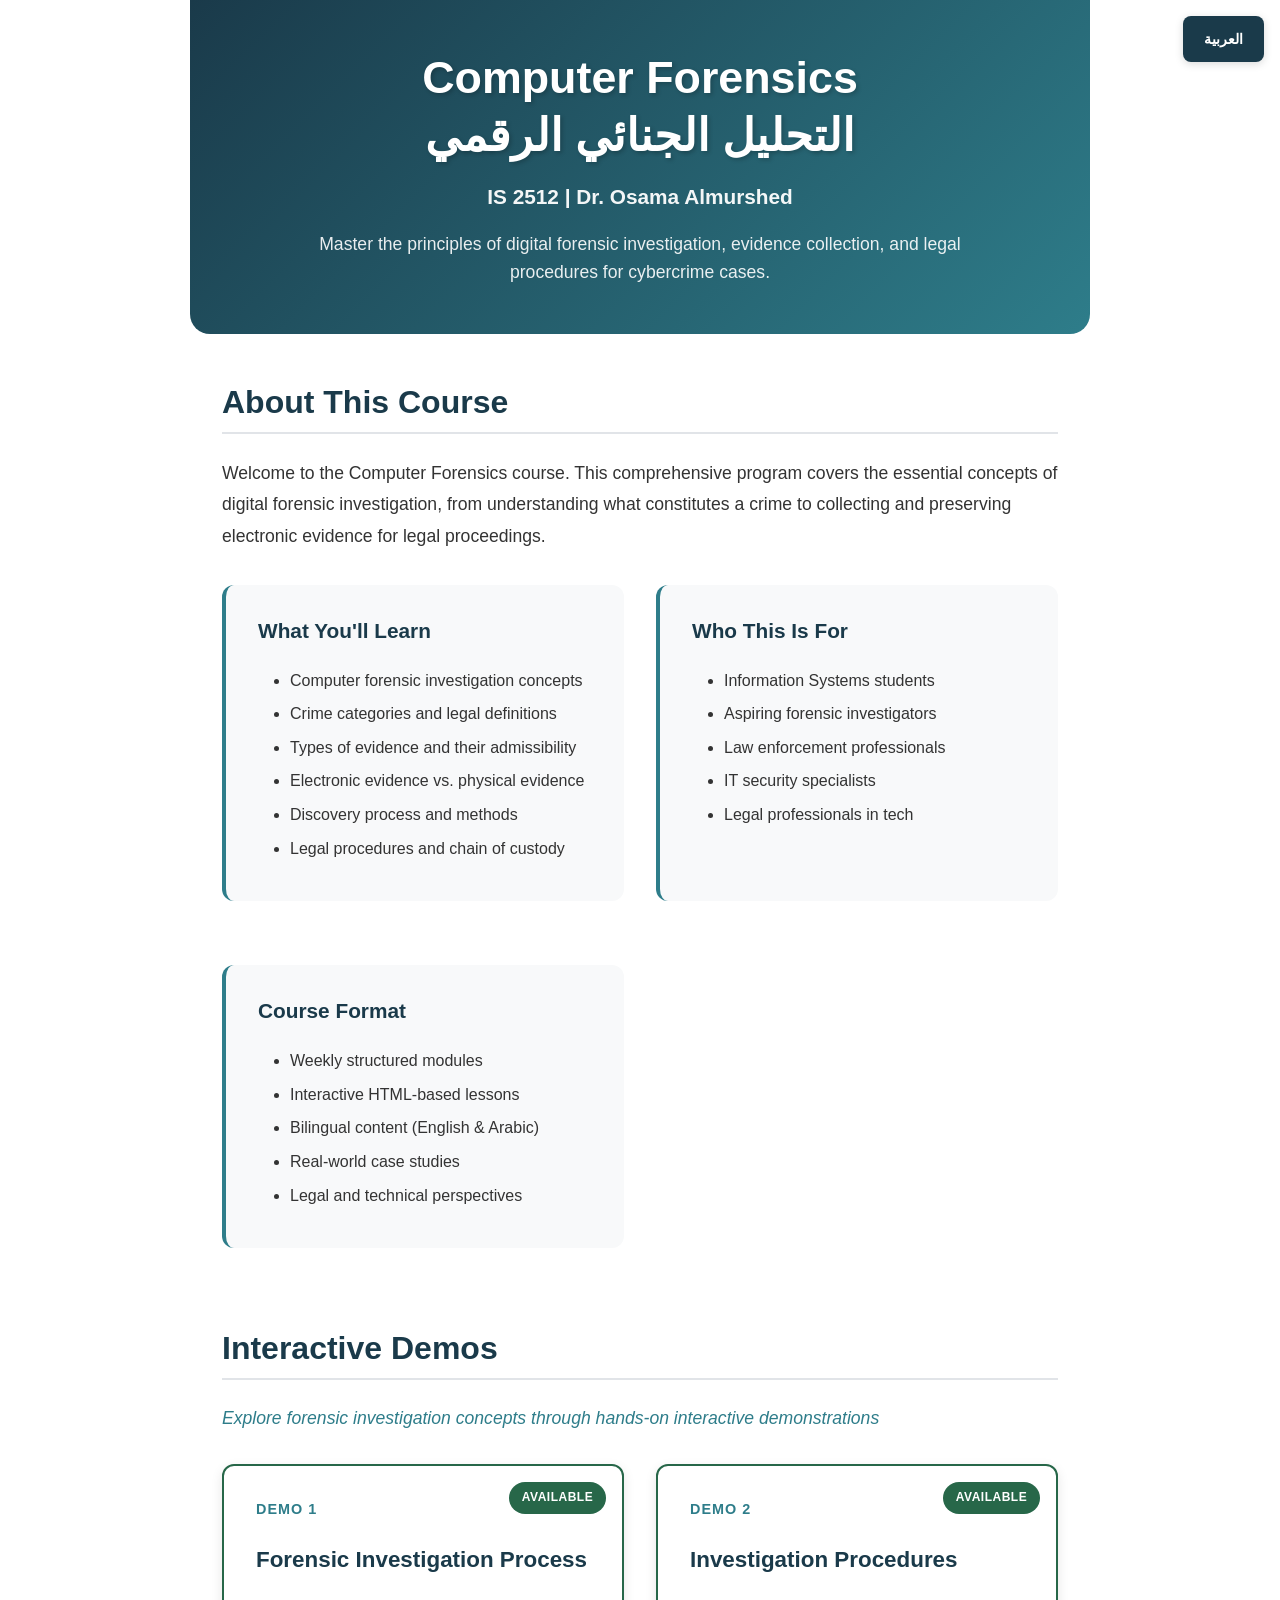
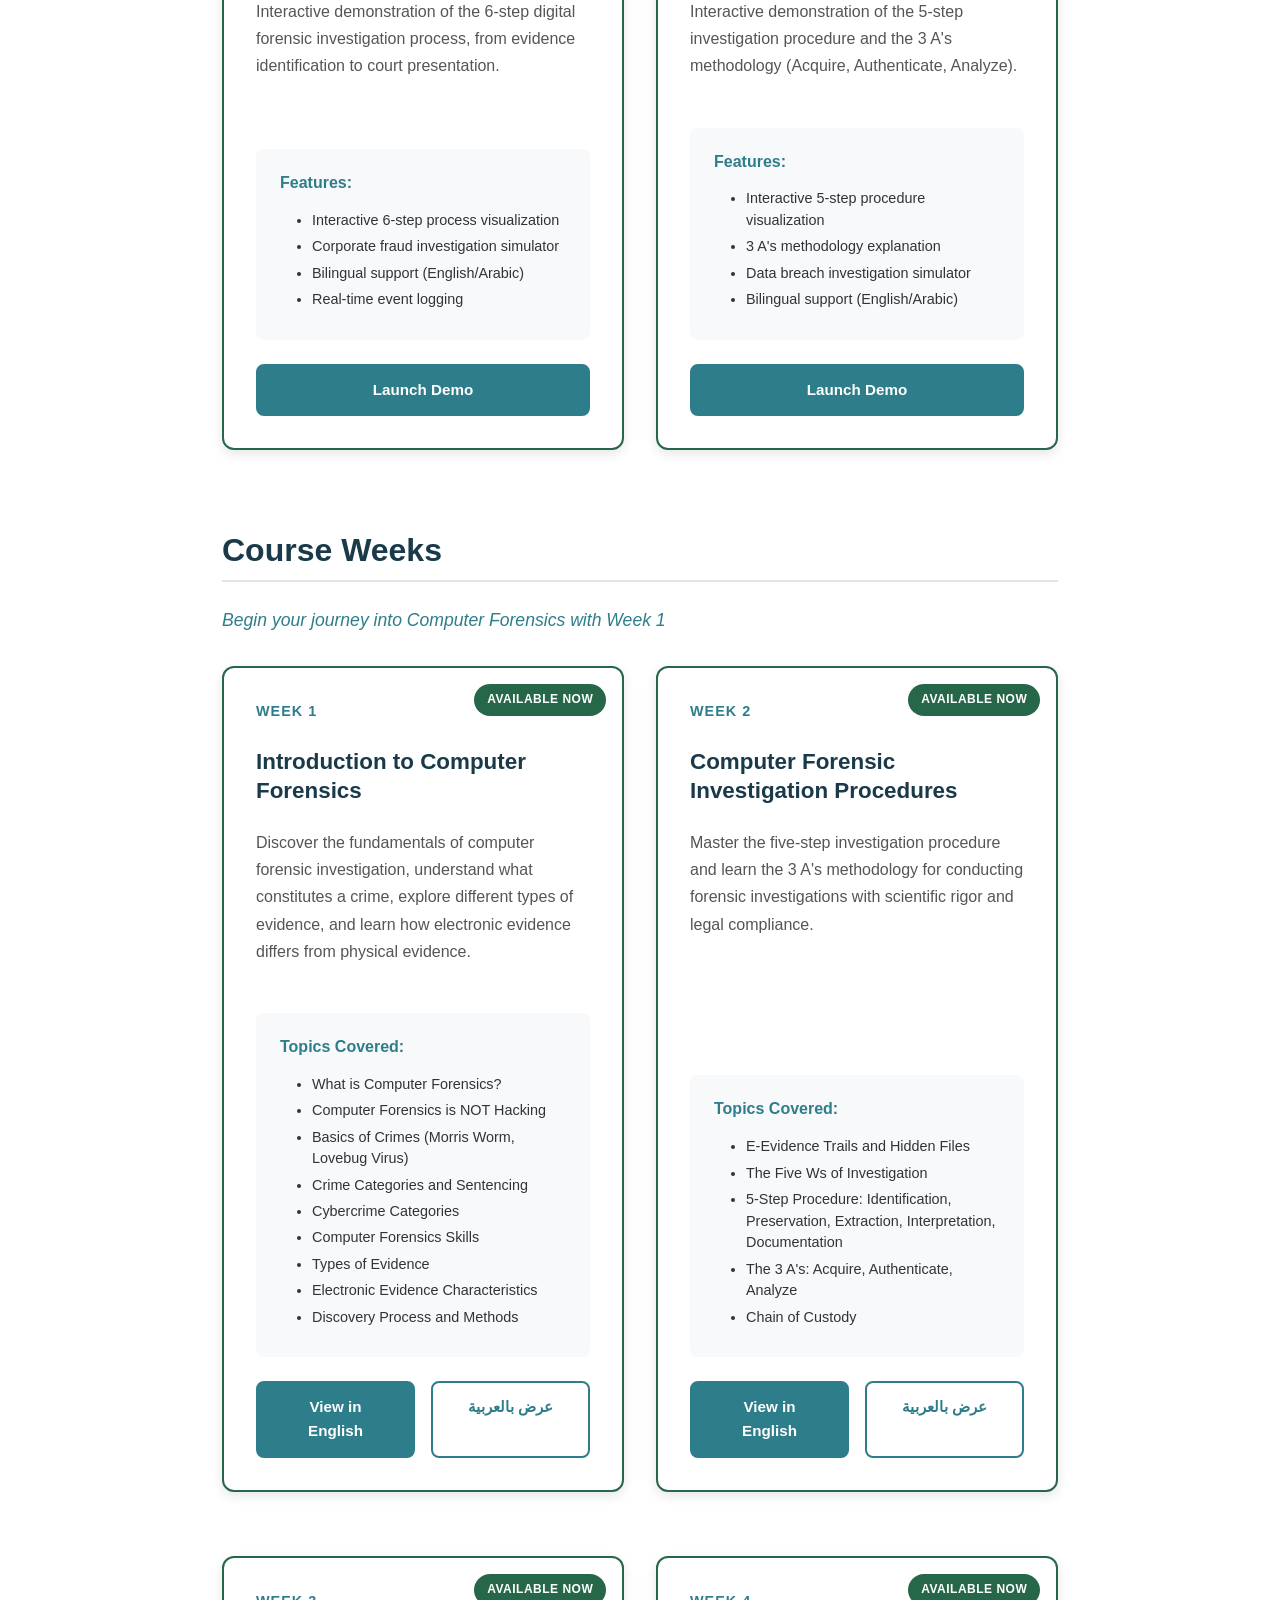
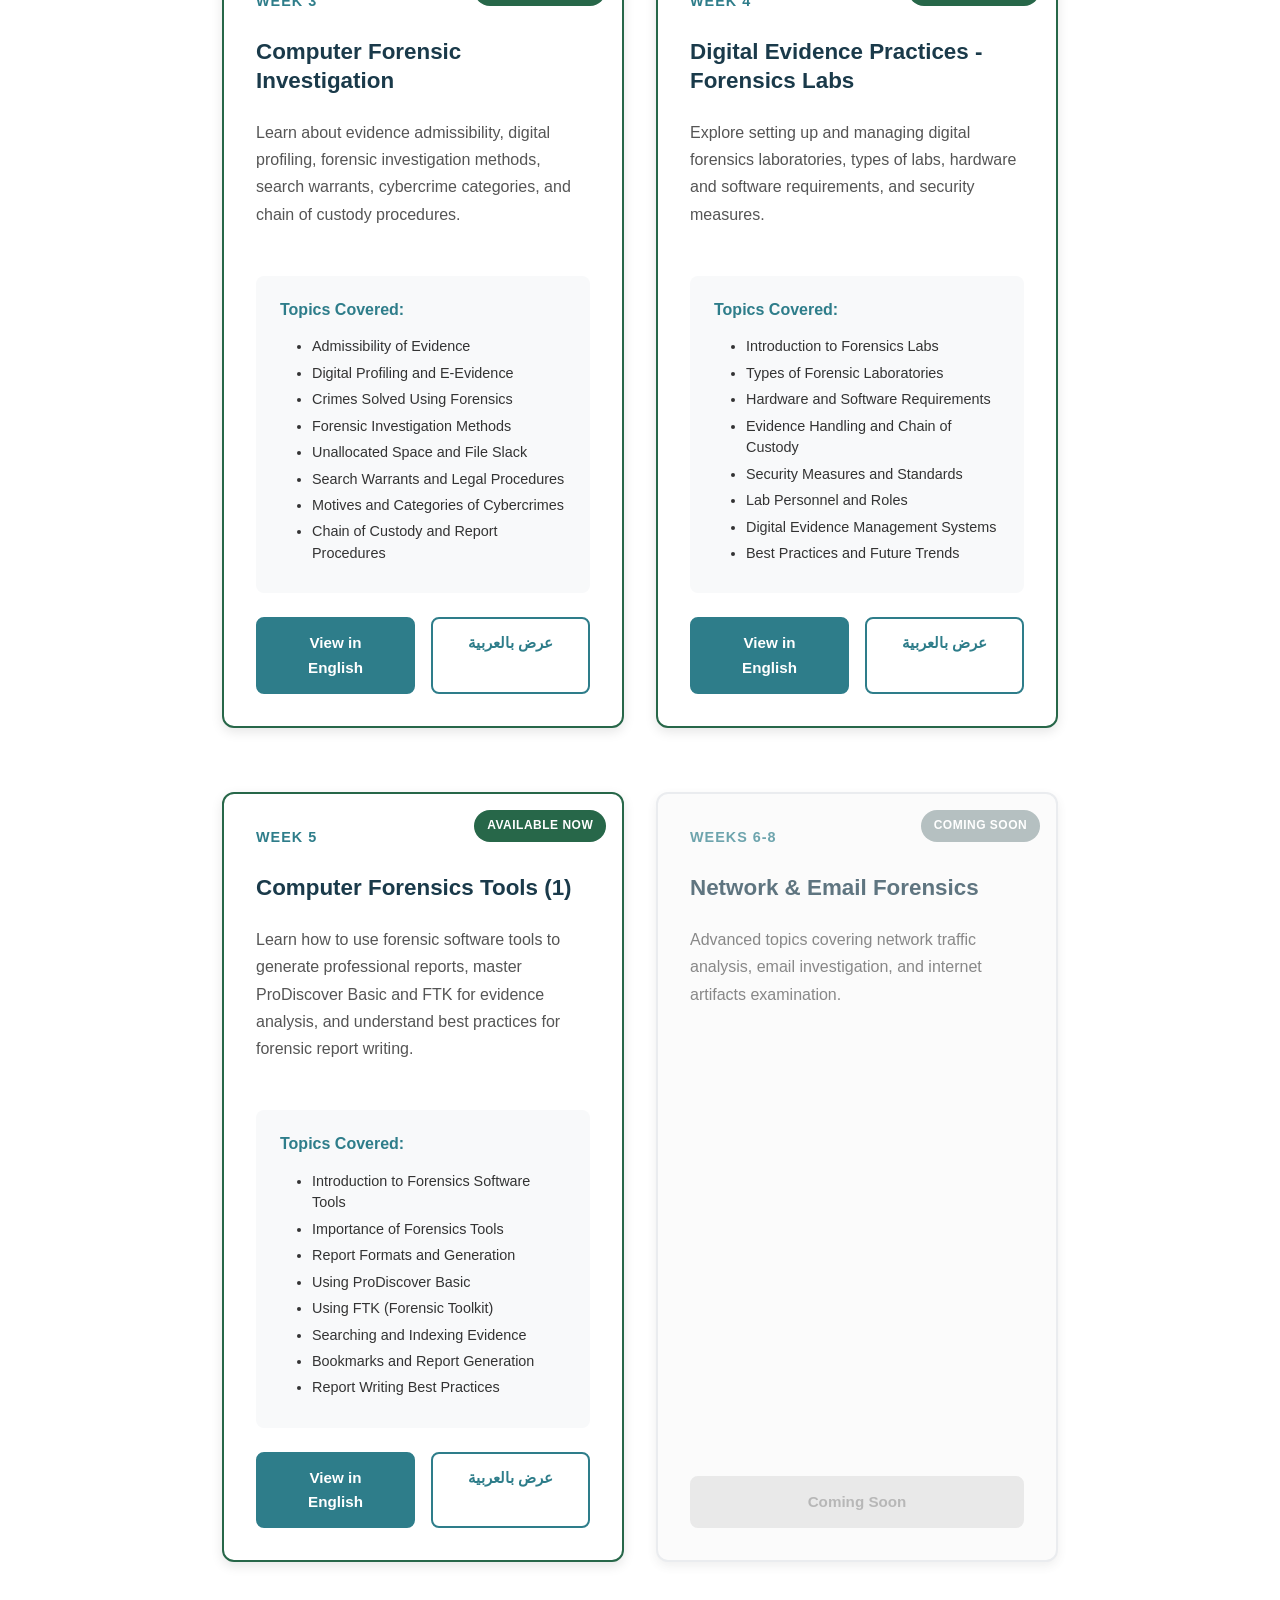
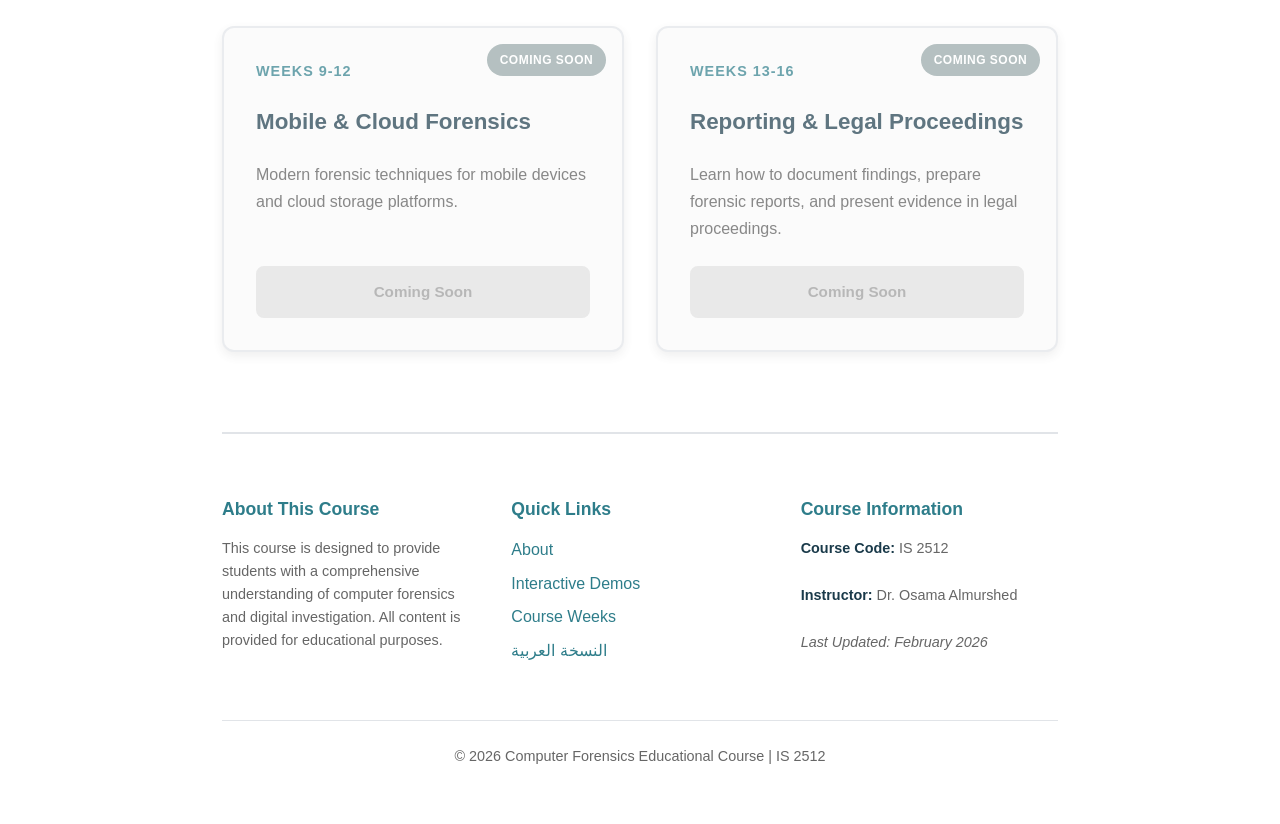
<file: index.html>
<!DOCTYPE html>
<html lang="en">
<head>
    <meta charset="UTF-8">
    <meta name="viewport" content="width=device-width, initial-scale=1.0">
    <meta name="description" content="Computer Forensics Course - Learn about digital forensic investigation, evidence collection, cybercrime, and legal procedures">
    <meta name="keywords" content="Computer Forensics, Digital Forensics, Cybercrime, E-Evidence, Investigation, Legal Procedures, Education">
    <title>Computer Forensics | التحليل الجنائي الرقمي</title>
    <link rel="stylesheet" href="css/styles.css">
</head>
<body>
    <!-- Language Switcher -->
    <div class="language-switcher">
        <a href="index_ar.html" class="lang-button" title="Switch to Arabic">العربية</a>
    </div>

    <header class="course-header">
        <h1>Computer Forensics<br>التحليل الجنائي الرقمي</h1>
        <p class="course-subtitle">IS 2512 | Dr. Osama Almurshed</p>
        <p class="course-tagline">Master the principles of digital forensic investigation, evidence collection, and legal procedures for cybercrime cases.</p>
    </header>

    <main>
        <!-- Course Overview Section -->
        <section id="overview" class="course-overview">
            <h2>About This Course</h2>
            <p class="overview-intro">
                Welcome to the Computer Forensics course. This comprehensive program covers
                the essential concepts of digital forensic investigation, from understanding what constitutes
                a crime to collecting and preserving electronic evidence for legal proceedings.
            </p>

            <div class="overview-grid">
                <article class="overview-card">
                    <h3>What You'll Learn</h3>
                    <ul>
                        <li>Computer forensic investigation concepts</li>
                        <li>Crime categories and legal definitions</li>
                        <li>Types of evidence and their admissibility</li>
                        <li>Electronic evidence vs. physical evidence</li>
                        <li>Discovery process and methods</li>
                        <li>Legal procedures and chain of custody</li>
                    </ul>
                </article>

                <article class="overview-card">
                    <h3>Who This Is For</h3>
                    <ul>
                        <li>Information Systems students</li>
                        <li>Aspiring forensic investigators</li>
                        <li>Law enforcement professionals</li>
                        <li>IT security specialists</li>
                        <li>Legal professionals in tech</li>
                    </ul>
                </article>

                <article class="overview-card">
                    <h3>Course Format</h3>
                    <ul>
                        <li>Weekly structured modules</li>
                        <li>Interactive HTML-based lessons</li>
                        <li>Bilingual content (English & Arabic)</li>
                        <li>Real-world case studies</li>
                        <li>Legal and technical perspectives</li>
                    </ul>
                </article>
            </div>
        </section>

        <!-- Interactive Demos Section -->
        <section id="demos" class="modules-section">
            <h2>Interactive Demos</h2>
            <p class="section-intro">Explore forensic investigation concepts through hands-on interactive demonstrations</p>

            <div class="week-cards-grid">
                <!-- Forensic Process Demo -->
                <article class="week-card available">
                    <div class="week-number">Demo 1</div>
                    <span class="status-badge available">Available</span>

                    <h3>Forensic Investigation Process</h3>
                    <p class="week-description">
                        Interactive demonstration of the 6-step digital forensic investigation process,
                        from evidence identification to court presentation.
                    </p>

                    <div class="week-topics">
                        <h4>Features:</h4>
                        <ul>
                            <li>Interactive 6-step process visualization</li>
                            <li>Corporate fraud investigation simulator</li>
                            <li>Bilingual support (English/Arabic)</li>
                            <li>Real-time event logging</li>
                        </ul>
                    </div>

                    <div class="week-actions">
                        <a href="demos/forensic_process_demo.html" class="btn btn-primary">
                            <span>Launch Demo</span>
                        </a>
                    </div>
                </article>

                <!-- Investigation Procedures Demo -->
                <article class="week-card available">
                    <div class="week-number">Demo 2</div>
                    <span class="status-badge available">Available</span>

                    <h3>Investigation Procedures</h3>
                    <p class="week-description">
                        Interactive demonstration of the 5-step investigation procedure and
                        the 3 A's methodology (Acquire, Authenticate, Analyze).
                    </p>

                    <div class="week-topics">
                        <h4>Features:</h4>
                        <ul>
                            <li>Interactive 5-step procedure visualization</li>
                            <li>3 A's methodology explanation</li>
                            <li>Data breach investigation simulator</li>
                            <li>Bilingual support (English/Arabic)</li>
                        </ul>
                    </div>

                    <div class="week-actions">
                        <a href="demos/investigation_procedures_demo.html" class="btn btn-primary">
                            <span>Launch Demo</span>
                        </a>
                    </div>
                </article>
            </div>
        </section>

        <!-- Course Weeks Section -->
        <section id="modules" class="modules-section">
            <h2>Course Weeks</h2>
            <p class="section-intro">Begin your journey into Computer Forensics with Week 1</p>

            <div class="week-cards-grid">
                <!-- Week 1 - Available -->
                <article class="week-card available">
                    <div class="week-number">Week 1</div>
                    <span class="status-badge available">Available Now</span>

                    <h3>Introduction to Computer Forensics</h3>
                    <p class="week-description">
                        Discover the fundamentals of computer forensic investigation, understand
                        what constitutes a crime, explore different types of evidence, and learn
                        how electronic evidence differs from physical evidence.
                    </p>

                    <div class="week-topics">
                        <h4>Topics Covered:</h4>
                        <ul>
                            <li>What is Computer Forensics?</li>
                            <li>Computer Forensics is NOT Hacking</li>
                            <li>Basics of Crimes (Morris Worm, Lovebug Virus)</li>
                            <li>Crime Categories and Sentencing</li>
                            <li>Cybercrime Categories</li>
                            <li>Computer Forensics Skills</li>
                            <li>Types of Evidence</li>
                            <li>Electronic Evidence Characteristics</li>
                            <li>Discovery Process and Methods</li>
                        </ul>
                    </div>

                    <div class="week-actions">
                        <a href="weeks/week1.html" class="btn btn-primary">
                            <span>View in English</span>
                        </a>
                        <a href="weeks/week1_ar.html" class="btn btn-secondary">
                            <span>عرض بالعربية</span>
                        </a>
                    </div>
                </article>

                <!-- Week 2 - Available -->
                <article class="week-card available">
                    <div class="week-number">Week 2</div>
                    <span class="status-badge available">Available Now</span>

                    <h3>Computer Forensic Investigation Procedures</h3>
                    <p class="week-description">
                        Master the five-step investigation procedure and learn the 3 A's methodology
                        for conducting forensic investigations with scientific rigor and legal compliance.
                    </p>

                    <div class="week-topics">
                        <h4>Topics Covered:</h4>
                        <ul>
                            <li>E-Evidence Trails and Hidden Files</li>
                            <li>The Five Ws of Investigation</li>
                            <li>5-Step Procedure: Identification, Preservation, Extraction, Interpretation, Documentation</li>
                            <li>The 3 A's: Acquire, Authenticate, Analyze</li>
                            <li>Chain of Custody</li>
                        </ul>
                    </div>

                    <div class="week-actions">
                        <a href="weeks/week2.html" class="btn btn-primary">
                            <span>View in English</span>
                        </a>
                        <a href="weeks/week2_ar.html" class="btn btn-secondary">
                            <span>عرض بالعربية</span>
                        </a>
                    </div>
                </article>

                <!-- Week 3 - Available -->
                <article class="week-card available">
                    <div class="week-number">Week 3</div>
                    <span class="status-badge available">Available Now</span>

                    <h3>Computer Forensic Investigation</h3>
                    <p class="week-description">
                        Learn about evidence admissibility, digital profiling, forensic investigation
                        methods, search warrants, cybercrime categories, and chain of custody procedures.
                    </p>

                    <div class="week-topics">
                        <h4>Topics Covered:</h4>
                        <ul>
                            <li>Admissibility of Evidence</li>
                            <li>Digital Profiling and E-Evidence</li>
                            <li>Crimes Solved Using Forensics</li>
                            <li>Forensic Investigation Methods</li>
                            <li>Unallocated Space and File Slack</li>
                            <li>Search Warrants and Legal Procedures</li>
                            <li>Motives and Categories of Cybercrimes</li>
                            <li>Chain of Custody and Report Procedures</li>
                        </ul>
                    </div>

                    <div class="week-actions">
                        <a href="weeks/week3.html" class="btn btn-primary">
                            <span>View in English</span>
                        </a>
                        <a href="weeks/week3_ar.html" class="btn btn-secondary">
                            <span>عرض بالعربية</span>
                        </a>
                    </div>
                </article>

                <!-- Week 4 - Available -->
                <article class="week-card available">
                    <div class="week-number">Week 4</div>
                    <span class="status-badge available">Available Now</span>

                    <h3>Digital Evidence Practices - Forensics Labs</h3>
                    <p class="week-description">
                        Explore setting up and managing digital forensics laboratories,
                        types of labs, hardware and software requirements, and security measures.
                    </p>

                    <div class="week-topics">
                        <h4>Topics Covered:</h4>
                        <ul>
                            <li>Introduction to Forensics Labs</li>
                            <li>Types of Forensic Laboratories</li>
                            <li>Hardware and Software Requirements</li>
                            <li>Evidence Handling and Chain of Custody</li>
                            <li>Security Measures and Standards</li>
                            <li>Lab Personnel and Roles</li>
                            <li>Digital Evidence Management Systems</li>
                            <li>Best Practices and Future Trends</li>
                        </ul>
                    </div>

                    <div class="week-actions">
                        <a href="weeks/week4.html" class="btn btn-primary">
                            <span>View in English</span>
                        </a>
                        <a href="weeks/week4_ar.html" class="btn btn-secondary">
                            <span>عرض بالعربية</span>
                        </a>
                    </div>
                </article>

                <!-- Week 5 - Available -->
                <article class="week-card available">
                    <div class="week-number">Week 5</div>
                    <span class="status-badge available">Available Now</span>

                    <h3>Computer Forensics Tools (1)</h3>
                    <p class="week-description">
                        Learn how to use forensic software tools to generate professional reports,
                        master ProDiscover Basic and FTK for evidence analysis, and understand
                        best practices for forensic report writing.
                    </p>

                    <div class="week-topics">
                        <h4>Topics Covered:</h4>
                        <ul>
                            <li>Introduction to Forensics Software Tools</li>
                            <li>Importance of Forensics Tools</li>
                            <li>Report Formats and Generation</li>
                            <li>Using ProDiscover Basic</li>
                            <li>Using FTK (Forensic Toolkit)</li>
                            <li>Searching and Indexing Evidence</li>
                            <li>Bookmarks and Report Generation</li>
                            <li>Report Writing Best Practices</li>
                        </ul>
                    </div>

                    <div class="week-actions">
                        <a href="weeks/week5.html" class="btn btn-primary">
                            <span>View in English</span>
                        </a>
                        <a href="weeks/week5_ar.html" class="btn btn-secondary">
                            <span>عرض بالعربية</span>
                        </a>
                    </div>
                </article>

                <!-- Weeks 6-16 Coming Soon (simplified) -->
                <article class="week-card coming-soon">
                    <div class="week-number">Weeks 6-8</div>
                    <span class="status-badge coming-soon">Coming Soon</span>

                    <h3>Network & Email Forensics</h3>
                    <p class="week-description">
                        Advanced topics covering network traffic analysis, email investigation,
                        and internet artifacts examination.
                    </p>

                    <div class="week-actions">
                        <a href="#" class="btn btn-disabled">
                            <span>Coming Soon</span>
                        </a>
                    </div>
                </article>

                <article class="week-card coming-soon">
                    <div class="week-number">Weeks 9-12</div>
                    <span class="status-badge coming-soon">Coming Soon</span>

                    <h3>Mobile & Cloud Forensics</h3>
                    <p class="week-description">
                        Modern forensic techniques for mobile devices and cloud
                        storage platforms.
                    </p>

                    <div class="week-actions">
                        <a href="#" class="btn btn-disabled">
                            <span>Coming Soon</span>
                        </a>
                    </div>
                </article>

                <article class="week-card coming-soon">
                    <div class="week-number">Weeks 13-16</div>
                    <span class="status-badge coming-soon">Coming Soon</span>

                    <h3>Reporting & Legal Proceedings</h3>
                    <p class="week-description">
                        Learn how to document findings, prepare forensic reports,
                        and present evidence in legal proceedings.
                    </p>

                    <div class="week-actions">
                        <a href="#" class="btn btn-disabled">
                            <span>Coming Soon</span>
                        </a>
                    </div>
                </article>
            </div>
        </section>
    </main>

    <footer>
        <section class="footer-content">
            <div class="footer-info">
                <h3>About This Course</h3>
                <p>
                    This course is designed to provide students with a comprehensive understanding
                    of computer forensics and digital investigation. All content is provided for educational purposes.
                </p>
            </div>

            <div class="footer-links">
                <h3>Quick Links</h3>
                <ul>
                    <li><a href="#overview">About</a></li>
                    <li><a href="#demos">Interactive Demos</a></li>
                    <li><a href="#modules">Course Weeks</a></li>
                    <li><a href="index_ar.html">النسخة العربية</a></li>
                </ul>
            </div>

            <div class="footer-license">
                <h3>Course Information</h3>
                <p>
                    <strong>Course Code:</strong> IS 2512
                </p>
                <p>
                    <strong>Instructor:</strong> Dr. Osama Almurshed
                </p>
                <p class="last-updated">Last Updated: February 2026</p>
            </div>
        </section>

        <div class="footer-bottom">
            <p>&copy; 2026 Computer Forensics Educational Course | IS 2512</p>
        </div>
    </footer>
</body>
</html>
</file>
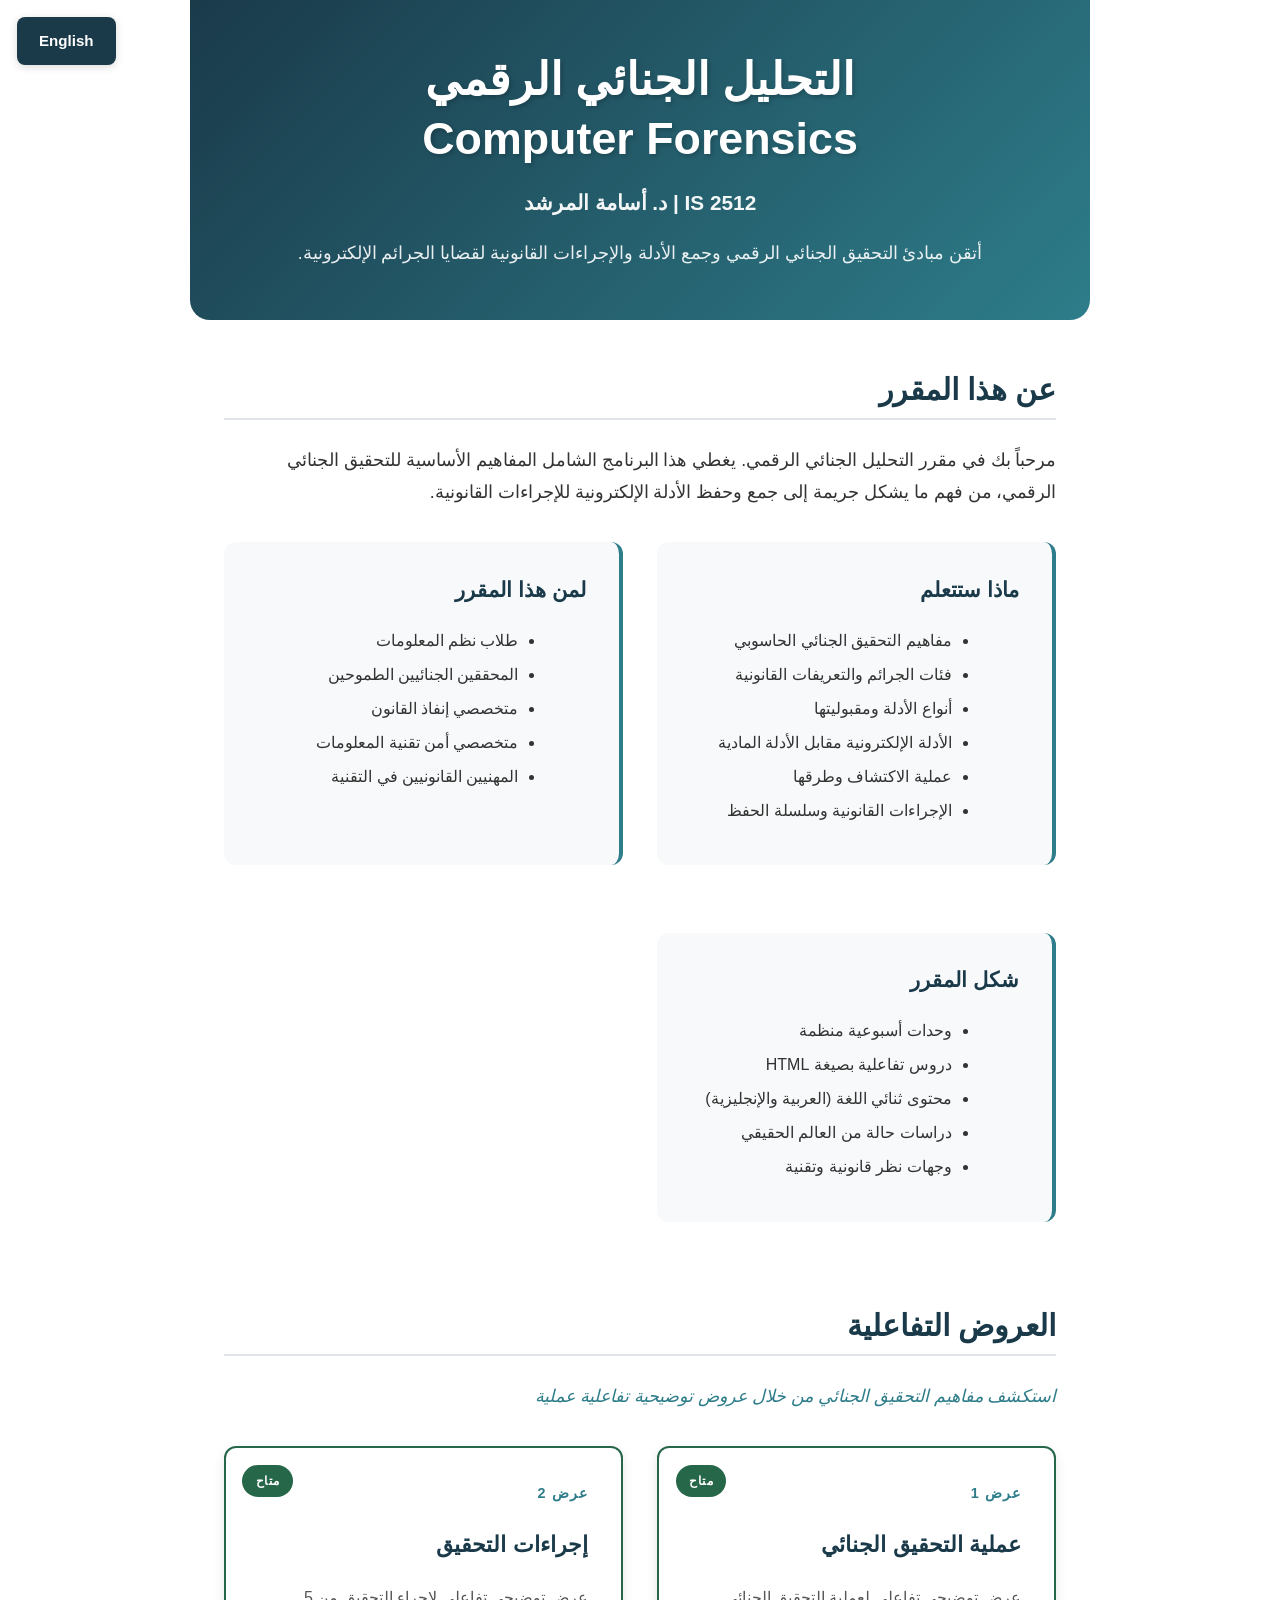
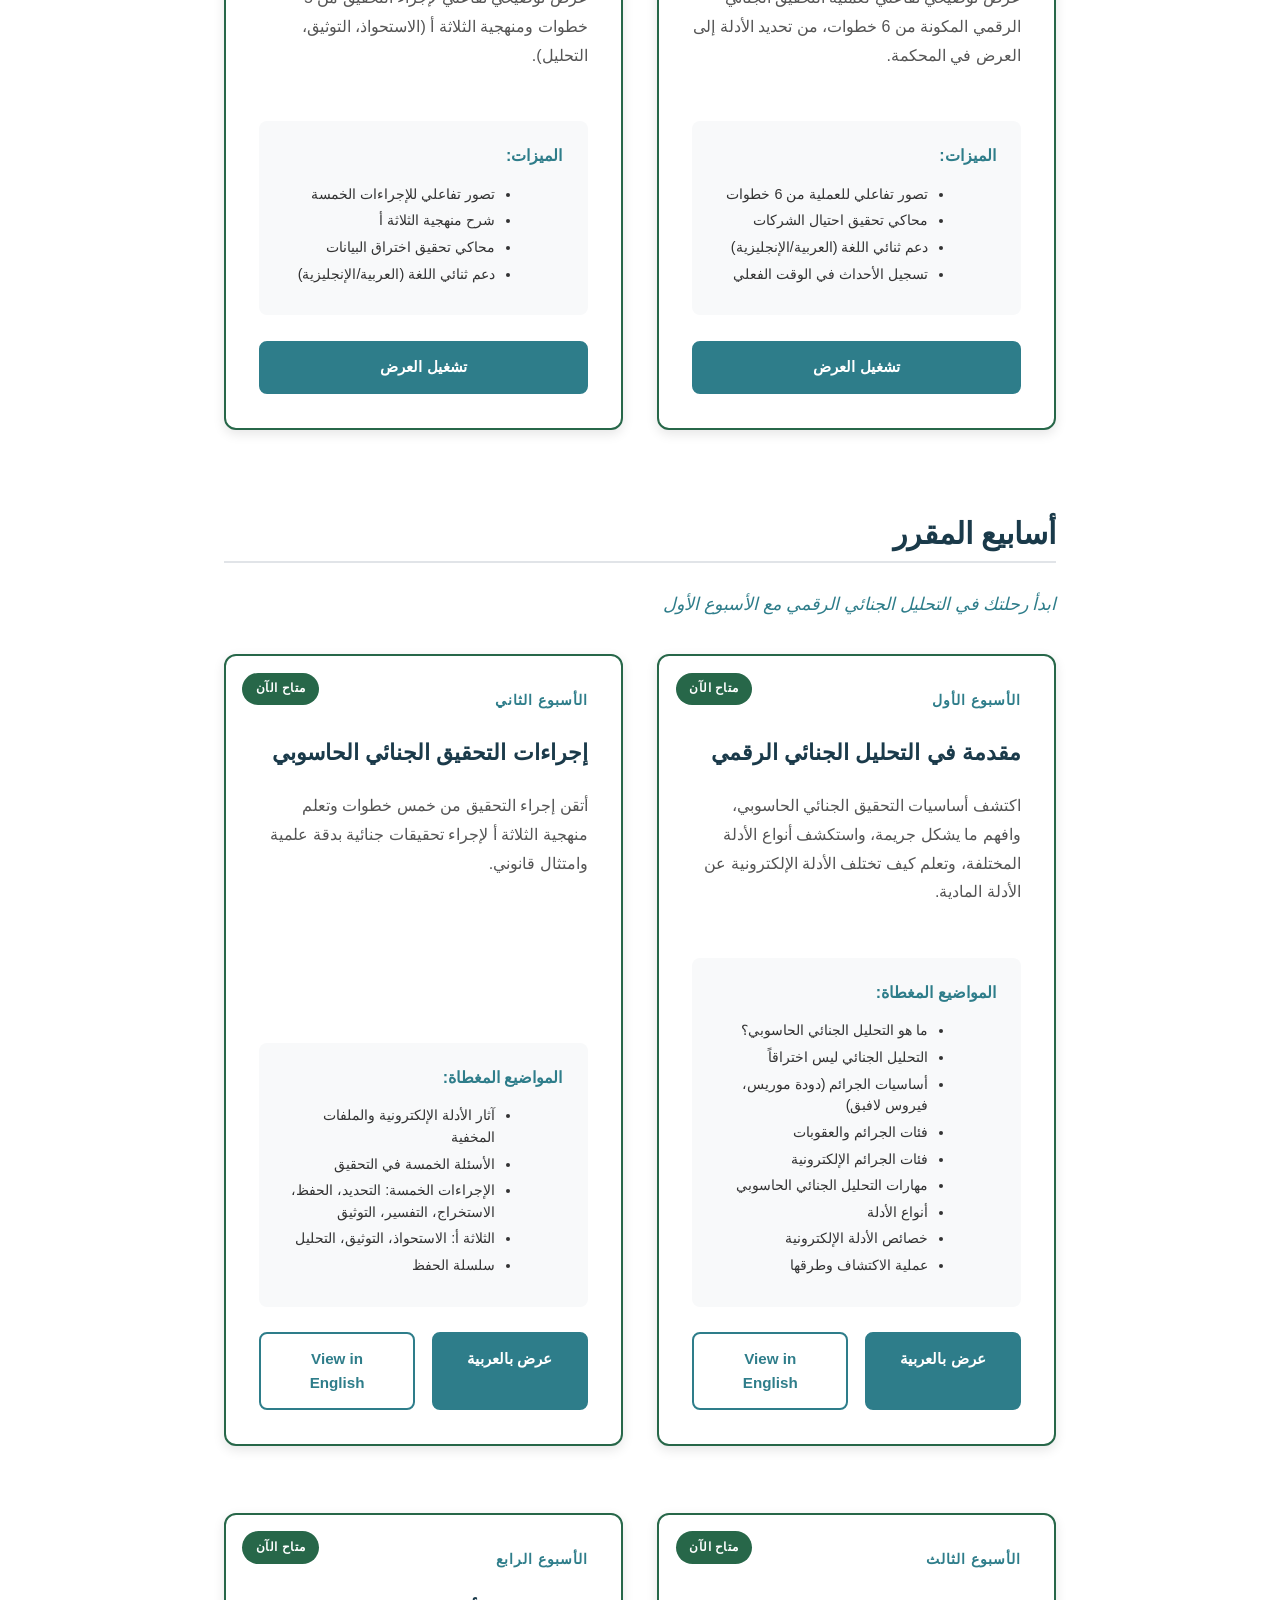
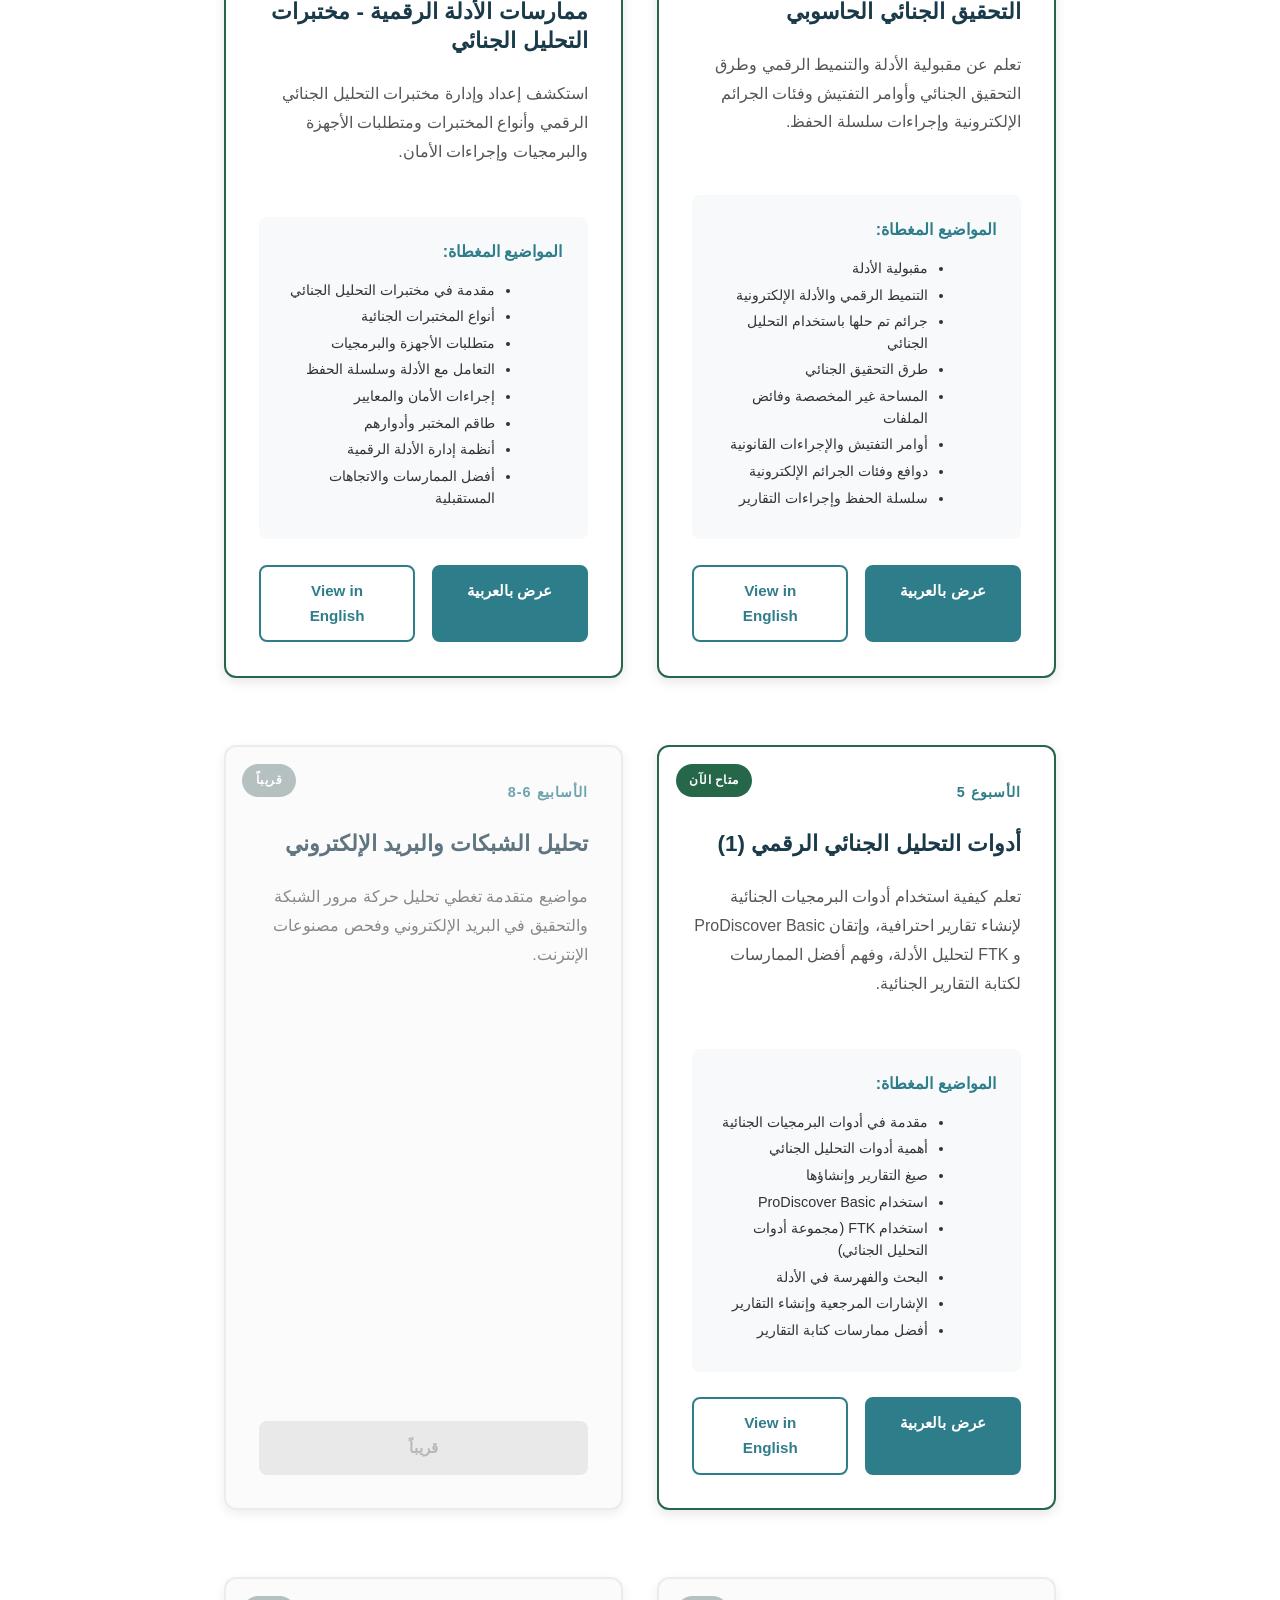
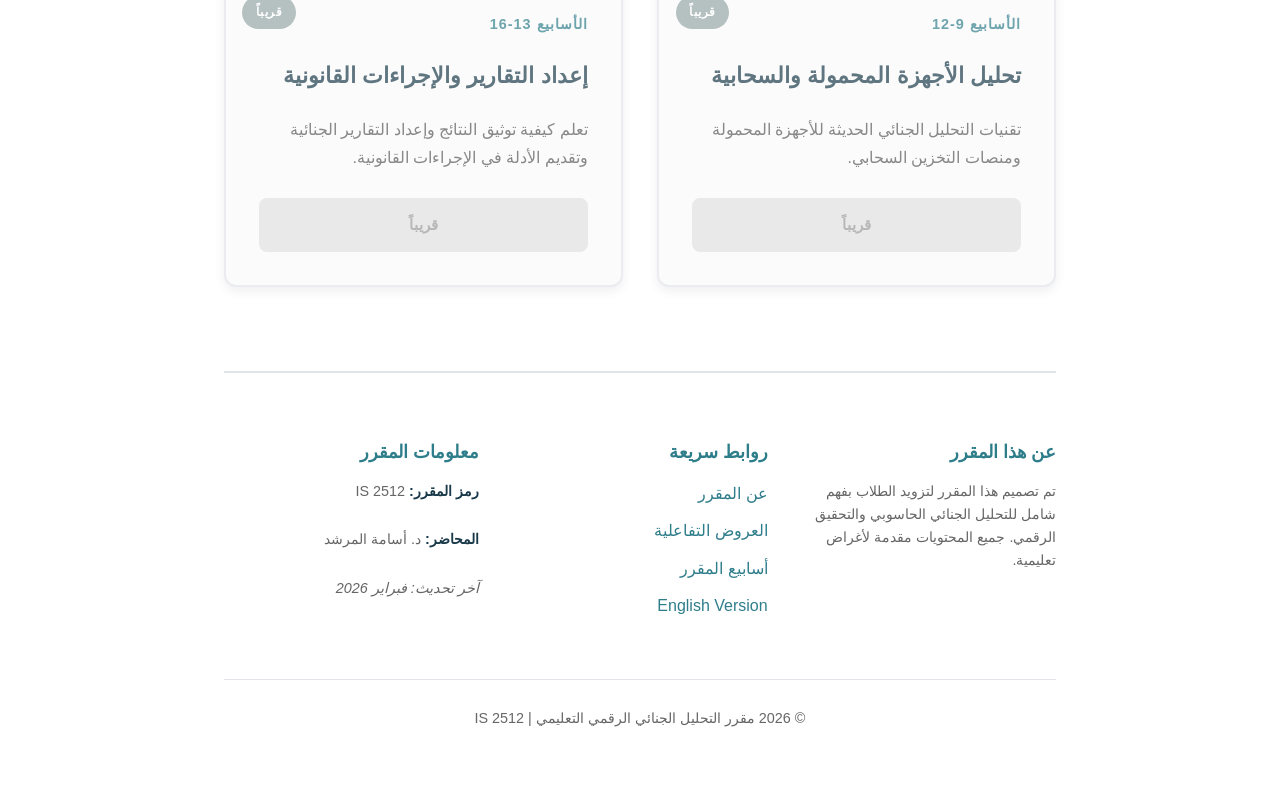
<file: index_ar.html>
<!DOCTYPE html>
<html lang="ar" dir="rtl">
<head>
    <meta charset="UTF-8">
    <meta name="viewport" content="width=device-width, initial-scale=1.0">
    <meta name="description" content="مقرر التحليل الجنائي الرقمي - تعلم التحقيق الجنائي الرقمي وجمع الأدلة والجرائم الإلكترونية والإجراءات القانونية">
    <meta name="keywords" content="التحليل الجنائي الرقمي, الجرائم الإلكترونية, الأدلة الرقمية, التحقيق, الإجراءات القانونية, تعليم">
    <title>التحليل الجنائي الرقمي | Computer Forensics</title>
    <link rel="stylesheet" href="css/styles.css">
    <link href="https://fonts.googleapis.com/css2?family=Cairo:wght@400;600;700&display=swap" rel="stylesheet">
</head>
<body>
    <!-- Language Switcher -->
    <div class="language-switcher">
        <a href="index.html" class="lang-button" title="Switch to English">English</a>
    </div>

    <header class="course-header">
        <h1>التحليل الجنائي الرقمي<br>Computer Forensics</h1>
        <p class="course-subtitle">IS 2512 | د. أسامة المرشد</p>
        <p class="course-tagline">أتقن مبادئ التحقيق الجنائي الرقمي وجمع الأدلة والإجراءات القانونية لقضايا الجرائم الإلكترونية.</p>
    </header>

    <main>
        <!-- Course Overview Section -->
        <section id="overview" class="course-overview">
            <h2>عن هذا المقرر</h2>
            <p class="overview-intro">
                مرحباً بك في مقرر التحليل الجنائي الرقمي. يغطي هذا البرنامج الشامل
                المفاهيم الأساسية للتحقيق الجنائي الرقمي، من فهم ما يشكل جريمة
                إلى جمع وحفظ الأدلة الإلكترونية للإجراءات القانونية.
            </p>

            <div class="overview-grid">
                <article class="overview-card">
                    <h3>ماذا ستتعلم</h3>
                    <ul>
                        <li>مفاهيم التحقيق الجنائي الحاسوبي</li>
                        <li>فئات الجرائم والتعريفات القانونية</li>
                        <li>أنواع الأدلة ومقبوليتها</li>
                        <li>الأدلة الإلكترونية مقابل الأدلة المادية</li>
                        <li>عملية الاكتشاف وطرقها</li>
                        <li>الإجراءات القانونية وسلسلة الحفظ</li>
                    </ul>
                </article>

                <article class="overview-card">
                    <h3>لمن هذا المقرر</h3>
                    <ul>
                        <li>طلاب نظم المعلومات</li>
                        <li>المحققين الجنائيين الطموحين</li>
                        <li>متخصصي إنفاذ القانون</li>
                        <li>متخصصي أمن تقنية المعلومات</li>
                        <li>المهنيين القانونيين في التقنية</li>
                    </ul>
                </article>

                <article class="overview-card">
                    <h3>شكل المقرر</h3>
                    <ul>
                        <li>وحدات أسبوعية منظمة</li>
                        <li>دروس تفاعلية بصيغة HTML</li>
                        <li>محتوى ثنائي اللغة (العربية والإنجليزية)</li>
                        <li>دراسات حالة من العالم الحقيقي</li>
                        <li>وجهات نظر قانونية وتقنية</li>
                    </ul>
                </article>
            </div>
        </section>

        <!-- Interactive Demos Section -->
        <section id="demos" class="modules-section">
            <h2>العروض التفاعلية</h2>
            <p class="section-intro">استكشف مفاهيم التحقيق الجنائي من خلال عروض توضيحية تفاعلية عملية</p>

            <div class="week-cards-grid">
                <!-- Forensic Process Demo -->
                <article class="week-card available">
                    <div class="week-number">عرض 1</div>
                    <span class="status-badge available">متاح</span>

                    <h3>عملية التحقيق الجنائي</h3>
                    <p class="week-description">
                        عرض توضيحي تفاعلي لعملية التحقيق الجنائي الرقمي المكونة من 6 خطوات،
                        من تحديد الأدلة إلى العرض في المحكمة.
                    </p>

                    <div class="week-topics">
                        <h4>الميزات:</h4>
                        <ul>
                            <li>تصور تفاعلي للعملية من 6 خطوات</li>
                            <li>محاكي تحقيق احتيال الشركات</li>
                            <li>دعم ثنائي اللغة (العربية/الإنجليزية)</li>
                            <li>تسجيل الأحداث في الوقت الفعلي</li>
                        </ul>
                    </div>

                    <div class="week-actions">
                        <a href="demos/forensic_process_demo.html" class="btn btn-primary">
                            <span>تشغيل العرض</span>
                        </a>
                    </div>
                </article>

                <!-- Investigation Procedures Demo -->
                <article class="week-card available">
                    <div class="week-number">عرض 2</div>
                    <span class="status-badge available">متاح</span>

                    <h3>إجراءات التحقيق</h3>
                    <p class="week-description">
                        عرض توضيحي تفاعلي لإجراء التحقيق من 5 خطوات
                        ومنهجية الثلاثة أ (الاستحواذ، التوثيق، التحليل).
                    </p>

                    <div class="week-topics">
                        <h4>الميزات:</h4>
                        <ul>
                            <li>تصور تفاعلي للإجراءات الخمسة</li>
                            <li>شرح منهجية الثلاثة أ</li>
                            <li>محاكي تحقيق اختراق البيانات</li>
                            <li>دعم ثنائي اللغة (العربية/الإنجليزية)</li>
                        </ul>
                    </div>

                    <div class="week-actions">
                        <a href="demos/investigation_procedures_demo.html" class="btn btn-primary">
                            <span>تشغيل العرض</span>
                        </a>
                    </div>
                </article>
            </div>
        </section>

        <!-- Course Weeks Section -->
        <section id="modules" class="modules-section">
            <h2>أسابيع المقرر</h2>
            <p class="section-intro">ابدأ رحلتك في التحليل الجنائي الرقمي مع الأسبوع الأول</p>

            <div class="week-cards-grid">
                <!-- Week 1 - Available -->
                <article class="week-card available">
                    <div class="week-number">الأسبوع الأول</div>
                    <span class="status-badge available">متاح الآن</span>

                    <h3>مقدمة في التحليل الجنائي الرقمي</h3>
                    <p class="week-description">
                        اكتشف أساسيات التحقيق الجنائي الحاسوبي، وافهم ما يشكل جريمة،
                        واستكشف أنواع الأدلة المختلفة، وتعلم كيف تختلف الأدلة الإلكترونية
                        عن الأدلة المادية.
                    </p>

                    <div class="week-topics">
                        <h4>المواضيع المغطاة:</h4>
                        <ul>
                            <li>ما هو التحليل الجنائي الحاسوبي؟</li>
                            <li>التحليل الجنائي ليس اختراقاً</li>
                            <li>أساسيات الجرائم (دودة موريس، فيروس لافبق)</li>
                            <li>فئات الجرائم والعقوبات</li>
                            <li>فئات الجرائم الإلكترونية</li>
                            <li>مهارات التحليل الجنائي الحاسوبي</li>
                            <li>أنواع الأدلة</li>
                            <li>خصائص الأدلة الإلكترونية</li>
                            <li>عملية الاكتشاف وطرقها</li>
                        </ul>
                    </div>

                    <div class="week-actions">
                        <a href="weeks/week1_ar.html" class="btn btn-primary">
                            <span>عرض بالعربية</span>
                        </a>
                        <a href="weeks/week1.html" class="btn btn-secondary">
                            <span>View in English</span>
                        </a>
                    </div>
                </article>

                <!-- Week 2 - Available -->
                <article class="week-card available">
                    <div class="week-number">الأسبوع الثاني</div>
                    <span class="status-badge available">متاح الآن</span>

                    <h3>إجراءات التحقيق الجنائي الحاسوبي</h3>
                    <p class="week-description">
                        أتقن إجراء التحقيق من خمس خطوات وتعلم منهجية الثلاثة أ
                        لإجراء تحقيقات جنائية بدقة علمية وامتثال قانوني.
                    </p>

                    <div class="week-topics">
                        <h4>المواضيع المغطاة:</h4>
                        <ul>
                            <li>آثار الأدلة الإلكترونية والملفات المخفية</li>
                            <li>الأسئلة الخمسة في التحقيق</li>
                            <li>الإجراءات الخمسة: التحديد، الحفظ، الاستخراج، التفسير، التوثيق</li>
                            <li>الثلاثة أ: الاستحواذ، التوثيق، التحليل</li>
                            <li>سلسلة الحفظ</li>
                        </ul>
                    </div>

                    <div class="week-actions">
                        <a href="weeks/week2_ar.html" class="btn btn-primary">
                            <span>عرض بالعربية</span>
                        </a>
                        <a href="weeks/week2.html" class="btn btn-secondary">
                            <span>View in English</span>
                        </a>
                    </div>
                </article>

                <!-- Week 3 - Available -->
                <article class="week-card available">
                    <div class="week-number">الأسبوع الثالث</div>
                    <span class="status-badge available">متاح الآن</span>

                    <h3>التحقيق الجنائي الحاسوبي</h3>
                    <p class="week-description">
                        تعلم عن مقبولية الأدلة والتنميط الرقمي وطرق التحقيق الجنائي
                        وأوامر التفتيش وفئات الجرائم الإلكترونية وإجراءات سلسلة الحفظ.
                    </p>

                    <div class="week-topics">
                        <h4>المواضيع المغطاة:</h4>
                        <ul>
                            <li>مقبولية الأدلة</li>
                            <li>التنميط الرقمي والأدلة الإلكترونية</li>
                            <li>جرائم تم حلها باستخدام التحليل الجنائي</li>
                            <li>طرق التحقيق الجنائي</li>
                            <li>المساحة غير المخصصة وفائض الملفات</li>
                            <li>أوامر التفتيش والإجراءات القانونية</li>
                            <li>دوافع وفئات الجرائم الإلكترونية</li>
                            <li>سلسلة الحفظ وإجراءات التقارير</li>
                        </ul>
                    </div>

                    <div class="week-actions">
                        <a href="weeks/week3_ar.html" class="btn btn-primary">
                            <span>عرض بالعربية</span>
                        </a>
                        <a href="weeks/week3.html" class="btn btn-secondary">
                            <span>View in English</span>
                        </a>
                    </div>
                </article>

                <!-- Week 4 - Available -->
                <article class="week-card available">
                    <div class="week-number">الأسبوع الرابع</div>
                    <span class="status-badge available">متاح الآن</span>

                    <h3>ممارسات الأدلة الرقمية - مختبرات التحليل الجنائي</h3>
                    <p class="week-description">
                        استكشف إعداد وإدارة مختبرات التحليل الجنائي الرقمي
                        وأنواع المختبرات ومتطلبات الأجهزة والبرمجيات وإجراءات الأمان.
                    </p>

                    <div class="week-topics">
                        <h4>المواضيع المغطاة:</h4>
                        <ul>
                            <li>مقدمة في مختبرات التحليل الجنائي</li>
                            <li>أنواع المختبرات الجنائية</li>
                            <li>متطلبات الأجهزة والبرمجيات</li>
                            <li>التعامل مع الأدلة وسلسلة الحفظ</li>
                            <li>إجراءات الأمان والمعايير</li>
                            <li>طاقم المختبر وأدوارهم</li>
                            <li>أنظمة إدارة الأدلة الرقمية</li>
                            <li>أفضل الممارسات والاتجاهات المستقبلية</li>
                        </ul>
                    </div>

                    <div class="week-actions">
                        <a href="weeks/week4_ar.html" class="btn btn-primary">
                            <span>عرض بالعربية</span>
                        </a>
                        <a href="weeks/week4.html" class="btn btn-secondary">
                            <span>View in English</span>
                        </a>
                    </div>
                </article>

                <!-- Week 5 - Available -->
                <article class="week-card available">
                    <div class="week-number">الأسبوع 5</div>
                    <span class="status-badge available">متاح الآن</span>

                    <h3>أدوات التحليل الجنائي الرقمي (1)</h3>
                    <p class="week-description">
                        تعلم كيفية استخدام أدوات البرمجيات الجنائية لإنشاء تقارير احترافية،
                        وإتقان ProDiscover Basic و FTK لتحليل الأدلة، وفهم
                        أفضل الممارسات لكتابة التقارير الجنائية.
                    </p>

                    <div class="week-topics">
                        <h4>المواضيع المغطاة:</h4>
                        <ul>
                            <li>مقدمة في أدوات البرمجيات الجنائية</li>
                            <li>أهمية أدوات التحليل الجنائي</li>
                            <li>صيغ التقارير وإنشاؤها</li>
                            <li>استخدام ProDiscover Basic</li>
                            <li>استخدام FTK (مجموعة أدوات التحليل الجنائي)</li>
                            <li>البحث والفهرسة في الأدلة</li>
                            <li>الإشارات المرجعية وإنشاء التقارير</li>
                            <li>أفضل ممارسات كتابة التقارير</li>
                        </ul>
                    </div>

                    <div class="week-actions">
                        <a href="weeks/week5_ar.html" class="btn btn-primary">
                            <span>عرض بالعربية</span>
                        </a>
                        <a href="weeks/week5.html" class="btn btn-secondary">
                            <span>View in English</span>
                        </a>
                    </div>
                </article>

                <!-- Weeks 6-16 Coming Soon (simplified) -->
                <article class="week-card coming-soon">
                    <div class="week-number">الأسابيع 6-8</div>
                    <span class="status-badge coming-soon">قريباً</span>

                    <h3>تحليل الشبكات والبريد الإلكتروني</h3>
                    <p class="week-description">
                        مواضيع متقدمة تغطي تحليل حركة مرور الشبكة والتحقيق في البريد الإلكتروني
                        وفحص مصنوعات الإنترنت.
                    </p>

                    <div class="week-actions">
                        <a href="#" class="btn btn-disabled">
                            <span>قريباً</span>
                        </a>
                    </div>
                </article>

                <article class="week-card coming-soon">
                    <div class="week-number">الأسابيع 9-12</div>
                    <span class="status-badge coming-soon">قريباً</span>

                    <h3>تحليل الأجهزة المحمولة والسحابية</h3>
                    <p class="week-description">
                        تقنيات التحليل الجنائي الحديثة للأجهزة المحمولة ومنصات
                        التخزين السحابي.
                    </p>

                    <div class="week-actions">
                        <a href="#" class="btn btn-disabled">
                            <span>قريباً</span>
                        </a>
                    </div>
                </article>

                <article class="week-card coming-soon">
                    <div class="week-number">الأسابيع 13-16</div>
                    <span class="status-badge coming-soon">قريباً</span>

                    <h3>إعداد التقارير والإجراءات القانونية</h3>
                    <p class="week-description">
                        تعلم كيفية توثيق النتائج وإعداد التقارير الجنائية
                        وتقديم الأدلة في الإجراءات القانونية.
                    </p>

                    <div class="week-actions">
                        <a href="#" class="btn btn-disabled">
                            <span>قريباً</span>
                        </a>
                    </div>
                </article>
            </div>
        </section>
    </main>

    <footer>
        <section class="footer-content">
            <div class="footer-info">
                <h3>عن هذا المقرر</h3>
                <p>
                    تم تصميم هذا المقرر لتزويد الطلاب بفهم شامل
                    للتحليل الجنائي الحاسوبي والتحقيق الرقمي. جميع المحتويات مقدمة لأغراض تعليمية.
                </p>
            </div>

            <div class="footer-links">
                <h3>روابط سريعة</h3>
                <ul>
                    <li><a href="#overview">عن المقرر</a></li>
                    <li><a href="#demos">العروض التفاعلية</a></li>
                    <li><a href="#modules">أسابيع المقرر</a></li>
                    <li><a href="index.html">English Version</a></li>
                </ul>
            </div>

            <div class="footer-license">
                <h3>معلومات المقرر</h3>
                <p>
                    <strong>رمز المقرر:</strong> IS 2512
                </p>
                <p>
                    <strong>المحاضر:</strong> د. أسامة المرشد
                </p>
                <p class="last-updated">آخر تحديث: فبراير 2026</p>
            </div>
        </section>

        <div class="footer-bottom">
            <p>&copy; 2026 مقرر التحليل الجنائي الرقمي التعليمي | IS 2512</p>
        </div>
    </footer>
</body>
</html>
</file>
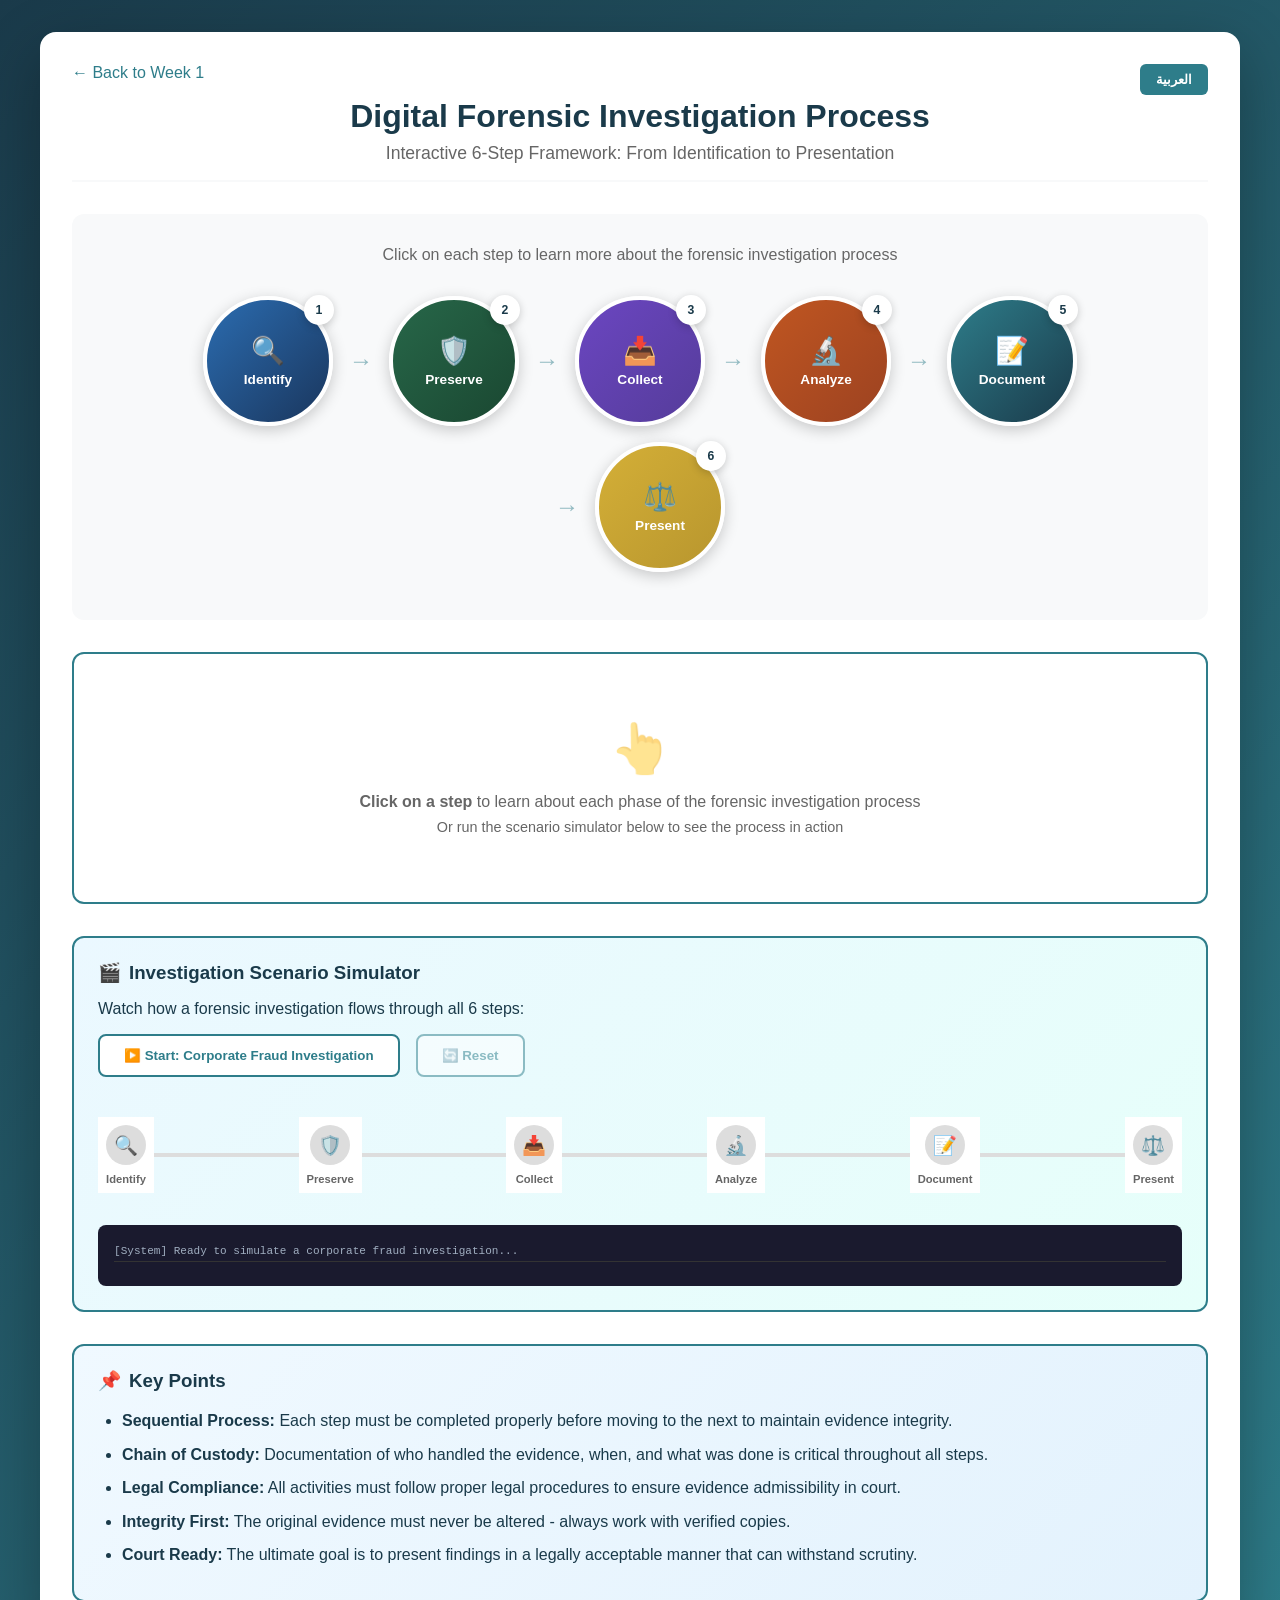
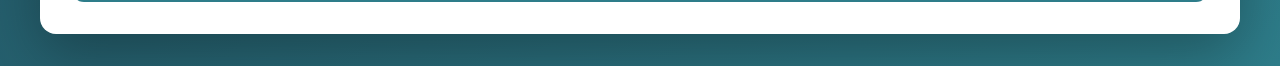
<file: demos/forensic_process_demo.html>
<!DOCTYPE html>
<html lang="en">
<head>
    <meta charset="UTF-8">
    <meta name="viewport" content="width=device-width, initial-scale=1.0">
    <title>6-Step Forensic Investigation Process Demo | Computer Forensics</title>
    <style>
        * {
            margin: 0;
            padding: 0;
            box-sizing: border-box;
        }

        :root {
            --primary-color: #1a3a4a;
            --secondary-color: #2e7d8a;
            --accent-color: #d4af37;
            --success-color: #276749;
            --warning-color: #c05621;
            --light-gray: #f8f9fa;
            --identify-color: #2b6cb0;
            --preserve-color: #276749;
            --collect-color: #6b46c1;
            --analyze-color: #c05621;
            --document-color: #2e7d8a;
            --present-color: #d4af37;
        }

        body {
            font-family: -apple-system, BlinkMacSystemFont, "Segoe UI", Helvetica, Arial, sans-serif;
            background: linear-gradient(135deg, #1a3a4a 0%, #2e7d8a 100%);
            min-height: 100vh;
            padding: 2rem;
            color: var(--primary-color);
        }

        .container {
            max-width: 1200px;
            margin: 0 auto;
            background: white;
            border-radius: 16px;
            padding: 2rem;
            box-shadow: 0 20px 60px rgba(0, 0, 0, 0.3);
        }

        header {
            text-align: center;
            margin-bottom: 2rem;
            padding-bottom: 1rem;
            border-bottom: 2px solid var(--light-gray);
        }

        h1 {
            font-size: 2em;
            color: var(--primary-color);
            margin-bottom: 0.5rem;
        }

        .subtitle {
            color: #666;
            font-size: 1.1em;
        }

        .back-link {
            display: inline-block;
            margin-bottom: 1rem;
            color: var(--secondary-color);
            text-decoration: none;
            font-weight: 500;
        }

        .back-link:hover {
            text-decoration: underline;
        }

        .lang-switch {
            float: right;
            padding: 0.5rem 1rem;
            background: var(--secondary-color);
            color: white;
            border: none;
            border-radius: 6px;
            cursor: pointer;
            font-weight: 600;
            transition: all 0.3s ease;
        }

        .lang-switch:hover {
            background: var(--primary-color);
        }

        /* Process Section */
        .process-section {
            display: flex;
            flex-direction: column;
            align-items: center;
            background: var(--light-gray);
            border-radius: 12px;
            padding: 2rem;
            margin-bottom: 2rem;
        }

        .process-flow {
            display: flex;
            flex-wrap: wrap;
            justify-content: center;
            gap: 1rem;
            margin: 1rem auto;
            max-width: 900px;
        }

        .process-step {
            width: 130px;
            height: 130px;
            border-radius: 50%;
            display: flex;
            flex-direction: column;
            justify-content: center;
            align-items: center;
            text-align: center;
            color: white;
            font-weight: 700;
            font-size: 0.85em;
            cursor: pointer;
            transition: all 0.3s ease;
            border: 4px solid white;
            box-shadow: 0 4px 15px rgba(0, 0, 0, 0.2);
            position: relative;
        }

        .process-step:hover {
            transform: scale(1.1);
            box-shadow: 0 8px 25px rgba(0, 0, 0, 0.3);
        }

        .process-step.active {
            transform: scale(1.15);
            box-shadow: 0 10px 30px rgba(0, 0, 0, 0.4);
        }

        .step-icon {
            font-size: 2em;
            margin-bottom: 0.3rem;
        }

        .step-number {
            position: absolute;
            top: -5px;
            right: -5px;
            width: 30px;
            height: 30px;
            background: white;
            color: var(--primary-color);
            border-radius: 50%;
            display: flex;
            align-items: center;
            justify-content: center;
            font-size: 0.9em;
            font-weight: 700;
            box-shadow: 0 2px 8px rgba(0, 0, 0, 0.2);
        }

        /* Arrow connectors */
        .arrow-connector {
            display: flex;
            align-items: center;
            color: var(--secondary-color);
            font-size: 1.5em;
            opacity: 0.5;
        }

        .step-identify { background: linear-gradient(135deg, var(--identify-color), #1a365d); }
        .step-preserve { background: linear-gradient(135deg, var(--preserve-color), #1a4731); }
        .step-collect { background: linear-gradient(135deg, var(--collect-color), #553c9a); }
        .step-analyze { background: linear-gradient(135deg, var(--analyze-color), #9c4221); }
        .step-document { background: linear-gradient(135deg, var(--document-color), #1a3a4a); }
        .step-present { background: linear-gradient(135deg, var(--present-color), #b8962e); }

        /* Info Panel */
        .info-panel {
            background: white;
            border: 2px solid var(--secondary-color);
            border-radius: 12px;
            padding: 1.5rem;
            margin-bottom: 2rem;
            min-height: 250px;
        }

        .info-header {
            display: flex;
            align-items: center;
            gap: 1rem;
            margin-bottom: 1rem;
            padding-bottom: 1rem;
            border-bottom: 2px solid var(--light-gray);
        }

        .info-icon {
            font-size: 2.5em;
        }

        .info-title {
            font-size: 1.5em;
            color: var(--primary-color);
        }

        .info-content h4 {
            margin-top: 1rem;
            margin-bottom: 0.5rem;
            color: var(--secondary-color);
            display: flex;
            align-items: center;
            gap: 0.5rem;
        }

        .info-content ul {
            margin-left: 1.5rem;
            margin-bottom: 1rem;
        }

        .info-content li {
            margin-bottom: 0.5rem;
            line-height: 1.5;
        }

        .info-placeholder {
            display: flex;
            flex-direction: column;
            align-items: center;
            justify-content: center;
            height: 200px;
            color: #666;
            text-align: center;
        }

        .info-placeholder .icon {
            font-size: 3em;
            margin-bottom: 1rem;
            opacity: 0.5;
        }

        /* Scenario Simulator */
        .scenario-section {
            background: linear-gradient(135deg, #ebf8ff, #e6fffa);
            border: 2px solid var(--secondary-color);
            border-radius: 12px;
            padding: 1.5rem;
            margin-bottom: 2rem;
        }

        .scenario-section h3 {
            color: var(--primary-color);
            margin-bottom: 1rem;
            display: flex;
            align-items: center;
            gap: 0.5rem;
        }

        .scenario-controls {
            display: flex;
            gap: 1rem;
            margin-bottom: 1.5rem;
            flex-wrap: wrap;
        }

        .scenario-btn {
            padding: 0.75rem 1.5rem;
            border: 2px solid var(--secondary-color);
            border-radius: 8px;
            background: white;
            color: var(--secondary-color);
            font-weight: 600;
            cursor: pointer;
            transition: all 0.3s ease;
        }

        .scenario-btn:hover {
            background: var(--secondary-color);
            color: white;
        }

        .scenario-btn.active {
            background: var(--secondary-color);
            color: white;
        }

        .scenario-btn:disabled {
            opacity: 0.5;
            cursor: not-allowed;
        }

        /* Timeline */
        .timeline {
            position: relative;
            padding: 1rem 0;
        }

        .timeline-line {
            position: absolute;
            top: 50%;
            left: 0;
            right: 0;
            height: 4px;
            background: #ddd;
            transform: translateY(-50%);
            z-index: 1;
        }

        .timeline-progress {
            position: absolute;
            top: 50%;
            left: 0;
            height: 4px;
            background: var(--secondary-color);
            transform: translateY(-50%);
            transition: width 0.5s ease;
            z-index: 2;
        }

        .timeline-steps {
            display: flex;
            justify-content: space-between;
            position: relative;
            z-index: 3;
        }

        .timeline-step {
            display: flex;
            flex-direction: column;
            align-items: center;
            background: white;
            padding: 0.5rem;
        }

        .timeline-dot {
            width: 40px;
            height: 40px;
            border-radius: 50%;
            background: #ddd;
            display: flex;
            align-items: center;
            justify-content: center;
            font-size: 1.2em;
            margin-bottom: 0.5rem;
            transition: all 0.3s ease;
        }

        .timeline-step.completed .timeline-dot,
        .timeline-step.active .timeline-dot {
            background: var(--secondary-color);
            color: white;
        }

        .timeline-step.active .timeline-dot {
            animation: pulse 1s ease-in-out infinite;
        }

        @keyframes pulse {
            0%, 100% { transform: scale(1); }
            50% { transform: scale(1.1); }
        }

        .timeline-label {
            font-size: 0.7em;
            font-weight: 600;
            text-align: center;
            color: #666;
        }

        .timeline-step.completed .timeline-label,
        .timeline-step.active .timeline-label {
            color: var(--secondary-color);
        }

        /* Event Log */
        .event-log {
            background: #1a1a2e;
            color: #0f0;
            border-radius: 8px;
            padding: 1rem;
            font-family: monospace;
            font-size: 0.85em;
            max-height: 200px;
            overflow-y: auto;
            margin-top: 1rem;
        }

        .event-log p {
            margin-bottom: 0.5rem;
            padding: 0.25rem 0;
            border-bottom: 1px solid #333;
        }

        .event-log .identify-msg { color: #4299e1; }
        .event-log .preserve-msg { color: #48bb78; }
        .event-log .collect-msg { color: #b794f4; }
        .event-log .analyze-msg { color: #ed8936; }
        .event-log .document-msg { color: #4fd1c5; }
        .event-log .present-msg { color: #f6e05e; }
        .event-log .system-msg { color: #a0aec0; }

        /* Key Points */
        .key-points {
            background: linear-gradient(135deg, #f0f9ff, #e3f2fd);
            border: 2px solid var(--secondary-color);
            border-radius: 12px;
            padding: 1.5rem;
        }

        .key-points h3 {
            color: var(--primary-color);
            margin-bottom: 1rem;
            display: flex;
            align-items: center;
            gap: 0.5rem;
        }

        .key-points ul {
            margin-left: 1.5rem;
        }

        .key-points li {
            margin-bottom: 0.5rem;
            line-height: 1.6;
        }

        /* Responsive */
        @media (max-width: 768px) {
            body {
                padding: 1rem;
            }

            .container {
                padding: 1rem;
            }

            .process-step {
                width: 100px;
                height: 100px;
                font-size: 0.75em;
            }

            .step-icon {
                font-size: 1.5em;
            }

            h1 {
                font-size: 1.5em;
            }

            .scenario-controls {
                flex-direction: column;
            }

            .timeline-label {
                font-size: 0.6em;
            }

            .arrow-connector {
                display: none;
            }
        }

        @media (max-width: 480px) {
            .process-step {
                width: 80px;
                height: 80px;
            }

            .timeline-dot {
                width: 30px;
                height: 30px;
                font-size: 0.9em;
            }
        }

        /* RTL Support */
        [dir="rtl"] .info-content ul {
            margin-left: 0;
            margin-right: 1.5rem;
        }

        [dir="rtl"] .key-points ul {
            margin-left: 0;
            margin-right: 1.5rem;
        }

        [dir="rtl"] .back-link {
            float: none;
        }

        [dir="rtl"] .lang-switch {
            float: left;
        }
    </style>
</head>
<body>
    <div class="container">
        <button class="lang-switch" onclick="toggleLanguage()">العربية</button>
        <a href="../weeks/week1.html#what-is" class="back-link" id="backLink">&larr; Back to Week 1</a>

        <header>
            <h1 id="mainTitle">Digital Forensic Investigation Process</h1>
            <p class="subtitle" id="mainSubtitle">Interactive 6-Step Framework: From Identification to Presentation</p>
        </header>

        <!-- Process Flow -->
        <div class="process-section">
            <p id="processIntro" style="text-align: center; margin-bottom: 1rem; color: #666;">Click on each step to learn more about the forensic investigation process</p>
            <div class="process-flow">
                <div class="process-step step-identify" onclick="showStep('identify')">
                    <span class="step-number">1</span>
                    <span class="step-icon">🔍</span>
                    <span id="stepIdentifyLabel">Identify</span>
                </div>
                <span class="arrow-connector">→</span>
                <div class="process-step step-preserve" onclick="showStep('preserve')">
                    <span class="step-number">2</span>
                    <span class="step-icon">🛡️</span>
                    <span id="stepPreserveLabel">Preserve</span>
                </div>
                <span class="arrow-connector">→</span>
                <div class="process-step step-collect" onclick="showStep('collect')">
                    <span class="step-number">3</span>
                    <span class="step-icon">📥</span>
                    <span id="stepCollectLabel">Collect</span>
                </div>
                <span class="arrow-connector">→</span>
                <div class="process-step step-analyze" onclick="showStep('analyze')">
                    <span class="step-number">4</span>
                    <span class="step-icon">🔬</span>
                    <span id="stepAnalyzeLabel">Analyze</span>
                </div>
                <span class="arrow-connector">→</span>
                <div class="process-step step-document" onclick="showStep('document')">
                    <span class="step-number">5</span>
                    <span class="step-icon">📝</span>
                    <span id="stepDocumentLabel">Document</span>
                </div>
                <span class="arrow-connector">→</span>
                <div class="process-step step-present" onclick="showStep('present')">
                    <span class="step-number">6</span>
                    <span class="step-icon">⚖️</span>
                    <span id="stepPresentLabel">Present</span>
                </div>
            </div>
        </div>

        <!-- Info Panel -->
        <div class="info-panel" id="info-panel">
            <div class="info-placeholder">
                <span class="icon">👆</span>
                <p id="placeholderText"><strong>Click on a step</strong> to learn about each phase of the forensic investigation process</p>
                <p id="placeholderSubtext" style="margin-top: 0.5rem; font-size: 0.9em;">Or run the scenario simulator below to see the process in action</p>
            </div>
        </div>

        <!-- Scenario Simulator -->
        <div class="scenario-section">
            <h3 id="scenarioTitle">🎬 <span>Investigation Scenario Simulator</span></h3>
            <p id="scenarioDesc" style="margin-bottom: 1rem;">Watch how a forensic investigation flows through all 6 steps:</p>

            <div class="scenario-controls">
                <button class="scenario-btn" id="startBtn" onclick="startScenario()">
                    <span id="startBtnText">▶️ Start: Corporate Fraud Investigation</span>
                </button>
                <button class="scenario-btn" id="resetBtn" onclick="resetScenario()" disabled>
                    <span id="resetBtnText">🔄 Reset</span>
                </button>
            </div>

            <!-- Timeline -->
            <div class="timeline">
                <div class="timeline-line"></div>
                <div class="timeline-progress" id="timeline-progress" style="width: 0%"></div>
                <div class="timeline-steps">
                    <div class="timeline-step" id="tl-identify">
                        <div class="timeline-dot">🔍</div>
                        <span class="timeline-label" id="tlIdentify">Identify</span>
                    </div>
                    <div class="timeline-step" id="tl-preserve">
                        <div class="timeline-dot">🛡️</div>
                        <span class="timeline-label" id="tlPreserve">Preserve</span>
                    </div>
                    <div class="timeline-step" id="tl-collect">
                        <div class="timeline-dot">📥</div>
                        <span class="timeline-label" id="tlCollect">Collect</span>
                    </div>
                    <div class="timeline-step" id="tl-analyze">
                        <div class="timeline-dot">🔬</div>
                        <span class="timeline-label" id="tlAnalyze">Analyze</span>
                    </div>
                    <div class="timeline-step" id="tl-document">
                        <div class="timeline-dot">📝</div>
                        <span class="timeline-label" id="tlDocument">Document</span>
                    </div>
                    <div class="timeline-step" id="tl-present">
                        <div class="timeline-dot">⚖️</div>
                        <span class="timeline-label" id="tlPresent">Present</span>
                    </div>
                </div>
            </div>

            <!-- Event Log -->
            <div class="event-log" id="event-log">
                <p class="system-msg" id="readyMsg">[System] Ready to simulate a corporate fraud investigation...</p>
            </div>
        </div>

        <!-- Key Points -->
        <div class="key-points">
            <h3 id="keyPointsTitle">📌 <span>Key Points</span></h3>
            <ul id="keyPointsList">
                <li><strong>Sequential Process:</strong> Each step must be completed properly before moving to the next to maintain evidence integrity.</li>
                <li><strong>Chain of Custody:</strong> Documentation of who handled the evidence, when, and what was done is critical throughout all steps.</li>
                <li><strong>Legal Compliance:</strong> All activities must follow proper legal procedures to ensure evidence admissibility in court.</li>
                <li><strong>Integrity First:</strong> The original evidence must never be altered - always work with verified copies.</li>
                <li><strong>Court Ready:</strong> The ultimate goal is to present findings in a legally acceptable manner that can withstand scrutiny.</li>
            </ul>
        </div>
    </div>

    <script>
        let currentLang = 'en';
        let isSimulating = false;

        const translations = {
            en: {
                mainTitle: 'Digital Forensic Investigation Process',
                mainSubtitle: 'Interactive 6-Step Framework: From Identification to Presentation',
                backLink: '← Back to Week 1',
                langSwitch: 'العربية',
                processIntro: 'Click on each step to learn more about the forensic investigation process',
                stepIdentify: 'Identify',
                stepPreserve: 'Preserve',
                stepCollect: 'Collect',
                stepAnalyze: 'Analyze',
                stepDocument: 'Document',
                stepPresent: 'Present',
                placeholderText: 'Click on a step to learn about each phase of the forensic investigation process',
                placeholderSubtext: 'Or run the scenario simulator below to see the process in action',
                scenarioTitle: 'Investigation Scenario Simulator',
                scenarioDesc: 'Watch how a forensic investigation flows through all 6 steps:',
                startBtn: '▶️ Start: Corporate Fraud Investigation',
                resetBtn: '🔄 Reset',
                readyMsg: '[System] Ready to simulate a corporate fraud investigation...',
                keyPointsTitle: 'Key Points',
                keyPoints: [
                    '<strong>Sequential Process:</strong> Each step must be completed properly before moving to the next to maintain evidence integrity.',
                    '<strong>Chain of Custody:</strong> Documentation of who handled the evidence, when, and what was done is critical throughout all steps.',
                    '<strong>Legal Compliance:</strong> All activities must follow proper legal procedures to ensure evidence admissibility in court.',
                    '<strong>Integrity First:</strong> The original evidence must never be altered - always work with verified copies.',
                    '<strong>Court Ready:</strong> The ultimate goal is to present findings in a legally acceptable manner that can withstand scrutiny.'
                ]
            },
            ar: {
                mainTitle: 'عملية التحقيق الجنائي الرقمي',
                mainSubtitle: 'إطار تفاعلي من 6 خطوات: من التحديد إلى العرض',
                backLink: 'العودة إلى الأسبوع الأول ←',
                langSwitch: 'English',
                processIntro: 'انقر على كل خطوة لمعرفة المزيد عن عملية التحقيق الجنائي',
                stepIdentify: 'التحديد',
                stepPreserve: 'الحفظ',
                stepCollect: 'الجمع',
                stepAnalyze: 'التحليل',
                stepDocument: 'التوثيق',
                stepPresent: 'العرض',
                placeholderText: 'انقر على خطوة للتعرف على كل مرحلة من عملية التحقيق الجنائي',
                placeholderSubtext: 'أو شغّل محاكي السيناريو أدناه لرؤية العملية أثناء العمل',
                scenarioTitle: 'محاكي سيناريو التحقيق',
                scenarioDesc: 'شاهد كيف يتدفق التحقيق الجنائي عبر جميع الخطوات الست:',
                startBtn: '▶️ ابدأ: تحقيق في احتيال شركة',
                resetBtn: '🔄 إعادة تعيين',
                readyMsg: '[النظام] جاهز لمحاكاة تحقيق في احتيال شركة...',
                keyPointsTitle: 'النقاط الرئيسية',
                keyPoints: [
                    '<strong>عملية تسلسلية:</strong> يجب إكمال كل خطوة بشكل صحيح قبل الانتقال إلى التالية للحفاظ على سلامة الأدلة.',
                    '<strong>سلسلة الحفظ:</strong> توثيق من تعامل مع الأدلة ومتى وماذا فعل أمر بالغ الأهمية طوال جميع الخطوات.',
                    '<strong>الامتثال القانوني:</strong> يجب أن تتبع جميع الأنشطة الإجراءات القانونية الصحيحة لضمان مقبولية الأدلة في المحكمة.',
                    '<strong>السلامة أولاً:</strong> يجب عدم تغيير الدليل الأصلي أبداً - اعمل دائماً مع نسخ تم التحقق منها.',
                    '<strong>جاهز للمحكمة:</strong> الهدف النهائي هو تقديم النتائج بطريقة مقبولة قانونياً يمكنها الصمود أمام التدقيق.'
                ]
            }
        };

        const stepData = {
            identify: {
                icon: '🔍',
                title: { en: 'Step 1: Identification', ar: 'الخطوة 1: التحديد' },
                color: '#2b6cb0',
                content: {
                    en: `
                        <h4>📖 Purpose</h4>
                        <p>Recognize potential sources of digital evidence and determine the scope of the investigation.</p>

                        <h4>🎯 Key Activities</h4>
                        <ul>
                            <li><strong>Scene Assessment:</strong> Survey the physical and digital environment</li>
                            <li><strong>Evidence Recognition:</strong> Identify all potential sources of digital evidence</li>
                            <li><strong>Prioritization:</strong> Determine which evidence is most relevant and time-sensitive</li>
                            <li><strong>Resource Planning:</strong> Assess tools and personnel needed</li>
                        </ul>

                        <h4>🔧 Common Evidence Sources</h4>
                        <ul>
                            <li>Computers, laptops, and workstations</li>
                            <li>Mobile devices (phones, tablets)</li>
                            <li>Storage media (USB drives, external HDDs, CDs)</li>
                            <li>Network devices (routers, servers)</li>
                            <li>Cloud storage and email servers</li>
                        </ul>

                        <h4>⚠️ Critical Considerations</h4>
                        <ul>
                            <li>Volatile data may be lost if devices are powered off</li>
                            <li>Legal authorization must be obtained before proceeding</li>
                            <li>Document the initial state of all devices</li>
                        </ul>
                    `,
                    ar: `
                        <h4>📖 الغرض</h4>
                        <p>التعرف على المصادر المحتملة للأدلة الرقمية وتحديد نطاق التحقيق.</p>

                        <h4>🎯 الأنشطة الرئيسية</h4>
                        <ul>
                            <li><strong>تقييم المشهد:</strong> مسح البيئة المادية والرقمية</li>
                            <li><strong>التعرف على الأدلة:</strong> تحديد جميع المصادر المحتملة للأدلة الرقمية</li>
                            <li><strong>تحديد الأولويات:</strong> تحديد الأدلة الأكثر صلة والحساسة للوقت</li>
                            <li><strong>تخطيط الموارد:</strong> تقييم الأدوات والموظفين المطلوبين</li>
                        </ul>

                        <h4>🔧 مصادر الأدلة الشائعة</h4>
                        <ul>
                            <li>الحواسيب وأجهزة الكمبيوتر المحمولة ومحطات العمل</li>
                            <li>الأجهزة المحمولة (الهواتف، الأجهزة اللوحية)</li>
                            <li>وسائط التخزين (محركات USB، الأقراص الصلبة الخارجية، الأقراص المدمجة)</li>
                            <li>أجهزة الشبكة (الموجهات، الخوادم)</li>
                            <li>التخزين السحابي وخوادم البريد الإلكتروني</li>
                        </ul>

                        <h4>⚠️ اعتبارات حرجة</h4>
                        <ul>
                            <li>قد تُفقد البيانات المتقلبة إذا تم إيقاف تشغيل الأجهزة</li>
                            <li>يجب الحصول على التفويض القانوني قبل المتابعة</li>
                            <li>توثيق الحالة الأولية لجميع الأجهزة</li>
                        </ul>
                    `
                }
            },
            preserve: {
                icon: '🛡️',
                title: { en: 'Step 2: Preservation', ar: 'الخطوة 2: الحفظ' },
                color: '#276749',
                content: {
                    en: `
                        <h4>📖 Purpose</h4>
                        <p>Protect digital evidence from alteration, damage, or destruction to maintain its integrity and legal admissibility.</p>

                        <h4>🎯 Key Activities</h4>
                        <ul>
                            <li><strong>Secure the Scene:</strong> Prevent unauthorized access to evidence</li>
                            <li><strong>Document State:</strong> Photograph and record the current state</li>
                            <li><strong>Isolate Devices:</strong> Disconnect from networks to prevent remote tampering</li>
                            <li><strong>Power Management:</strong> Make decisions about keeping devices on/off</li>
                        </ul>

                        <h4>🔧 Preservation Techniques</h4>
                        <ul>
                            <li>Use write-blockers to prevent modifications</li>
                            <li>Create forensic images (bit-by-bit copies)</li>
                            <li>Calculate and record hash values (MD5, SHA-256)</li>
                            <li>Maintain proper environmental conditions</li>
                        </ul>

                        <h4>📋 Chain of Custody</h4>
                        <ul>
                            <li>Record who has access to evidence at all times</li>
                            <li>Document all transfers and handling</li>
                            <li>Use evidence bags and tamper-evident seals</li>
                            <li>Maintain detailed logs with timestamps</li>
                        </ul>
                    `,
                    ar: `
                        <h4>📖 الغرض</h4>
                        <p>حماية الأدلة الرقمية من التغيير أو التلف أو التدمير للحفاظ على سلامتها ومقبوليتها القانونية.</p>

                        <h4>🎯 الأنشطة الرئيسية</h4>
                        <ul>
                            <li><strong>تأمين المشهد:</strong> منع الوصول غير المصرح به إلى الأدلة</li>
                            <li><strong>توثيق الحالة:</strong> تصوير وتسجيل الحالة الحالية</li>
                            <li><strong>عزل الأجهزة:</strong> فصلها عن الشبكات لمنع التلاعب عن بعد</li>
                            <li><strong>إدارة الطاقة:</strong> اتخاذ قرارات بشأن إبقاء الأجهزة مشغلة/مغلقة</li>
                        </ul>

                        <h4>🔧 تقنيات الحفظ</h4>
                        <ul>
                            <li>استخدام مانعات الكتابة لمنع التعديلات</li>
                            <li>إنشاء صور جنائية (نسخ بت بت)</li>
                            <li>حساب وتسجيل قيم التجزئة (MD5، SHA-256)</li>
                            <li>الحفاظ على الظروف البيئية المناسبة</li>
                        </ul>

                        <h4>📋 سلسلة الحفظ</h4>
                        <ul>
                            <li>تسجيل من لديه حق الوصول إلى الأدلة في جميع الأوقات</li>
                            <li>توثيق جميع عمليات النقل والتعامل</li>
                            <li>استخدام أكياس الأدلة والأختام المقاومة للعبث</li>
                            <li>الحفاظ على سجلات مفصلة مع الطوابع الزمنية</li>
                        </ul>
                    `
                }
            },
            collect: {
                icon: '📥',
                title: { en: 'Step 3: Collection', ar: 'الخطوة 3: الجمع' },
                color: '#6b46c1',
                content: {
                    en: `
                        <h4>📖 Purpose</h4>
                        <p>Gather digital evidence using proper forensic techniques while maintaining integrity and documentation.</p>

                        <h4>🎯 Key Activities</h4>
                        <ul>
                            <li><strong>Forensic Imaging:</strong> Create verified bit-by-bit copies of storage media</li>
                            <li><strong>Live Acquisition:</strong> Capture volatile data from running systems</li>
                            <li><strong>Network Capture:</strong> Collect network traffic and logs</li>
                            <li><strong>Physical Collection:</strong> Properly seize and transport hardware</li>
                        </ul>

                        <h4>🔧 Collection Tools</h4>
                        <ul>
                            <li>Hardware write-blockers</li>
                            <li>Forensic imaging software (FTK Imager, dd)</li>
                            <li>Memory capture tools (RAM acquisition)</li>
                            <li>Network packet capture tools (Wireshark)</li>
                        </ul>

                        <h4>✓ Verification</h4>
                        <ul>
                            <li>Calculate hash values before and after acquisition</li>
                            <li>Verify image integrity matches original</li>
                            <li>Document all tools and procedures used</li>
                            <li>Create multiple copies for analysis</li>
                        </ul>
                    `,
                    ar: `
                        <h4>📖 الغرض</h4>
                        <p>جمع الأدلة الرقمية باستخدام تقنيات جنائية مناسبة مع الحفاظ على السلامة والتوثيق.</p>

                        <h4>🎯 الأنشطة الرئيسية</h4>
                        <ul>
                            <li><strong>التصوير الجنائي:</strong> إنشاء نسخ بت بت تم التحقق منها من وسائط التخزين</li>
                            <li><strong>الحصول المباشر:</strong> التقاط البيانات المتقلبة من الأنظمة العاملة</li>
                            <li><strong>التقاط الشبكة:</strong> جمع حركة مرور الشبكة والسجلات</li>
                            <li><strong>الجمع المادي:</strong> مصادرة ونقل الأجهزة بشكل صحيح</li>
                        </ul>

                        <h4>🔧 أدوات الجمع</h4>
                        <ul>
                            <li>مانعات الكتابة المادية</li>
                            <li>برامج التصوير الجنائي (FTK Imager، dd)</li>
                            <li>أدوات التقاط الذاكرة (الحصول على RAM)</li>
                            <li>أدوات التقاط حزم الشبكة (Wireshark)</li>
                        </ul>

                        <h4>✓ التحقق</h4>
                        <ul>
                            <li>حساب قيم التجزئة قبل وبعد الحصول</li>
                            <li>التحقق من تطابق سلامة الصورة مع الأصل</li>
                            <li>توثيق جميع الأدوات والإجراءات المستخدمة</li>
                            <li>إنشاء نسخ متعددة للتحليل</li>
                        </ul>
                    `
                }
            },
            analyze: {
                icon: '🔬',
                title: { en: 'Step 4: Analysis', ar: 'الخطوة 4: التحليل' },
                color: '#c05621',
                content: {
                    en: `
                        <h4>📖 Purpose</h4>
                        <p>Examine collected evidence to identify relevant data, reconstruct events, and find answers to investigative questions.</p>

                        <h4>🎯 Key Activities</h4>
                        <ul>
                            <li><strong>File Analysis:</strong> Examine file contents, metadata, and timestamps</li>
                            <li><strong>Artifact Recovery:</strong> Extract browser history, email, chat logs</li>
                            <li><strong>Deleted Data:</strong> Recover deleted files and fragments</li>
                            <li><strong>Timeline Construction:</strong> Build sequence of events</li>
                        </ul>

                        <h4>🔧 Analysis Techniques</h4>
                        <ul>
                            <li>Keyword searching across all data</li>
                            <li>File signature analysis (identifying hidden files)</li>
                            <li>Registry analysis (Windows systems)</li>
                            <li>Log file correlation</li>
                            <li>Steganography detection</li>
                        </ul>

                        <h4>📊 Types of Evidence Sought</h4>
                        <ul>
                            <li><strong>Inculpatory:</strong> Evidence supporting guilt</li>
                            <li><strong>Exculpatory:</strong> Evidence supporting innocence</li>
                            <li><strong>Corroborating:</strong> Evidence confirming other findings</li>
                        </ul>
                    `,
                    ar: `
                        <h4>📖 الغرض</h4>
                        <p>فحص الأدلة المجمعة لتحديد البيانات ذات الصلة وإعادة بناء الأحداث وإيجاد إجابات لأسئلة التحقيق.</p>

                        <h4>🎯 الأنشطة الرئيسية</h4>
                        <ul>
                            <li><strong>تحليل الملفات:</strong> فحص محتويات الملفات والبيانات الوصفية والطوابع الزمنية</li>
                            <li><strong>استرداد المصنوعات:</strong> استخراج سجل المتصفح والبريد الإلكتروني وسجلات الدردشة</li>
                            <li><strong>البيانات المحذوفة:</strong> استرداد الملفات المحذوفة والأجزاء</li>
                            <li><strong>بناء الجدول الزمني:</strong> بناء تسلسل الأحداث</li>
                        </ul>

                        <h4>🔧 تقنيات التحليل</h4>
                        <ul>
                            <li>البحث بالكلمات الرئيسية عبر جميع البيانات</li>
                            <li>تحليل توقيع الملفات (تحديد الملفات المخفية)</li>
                            <li>تحليل السجل (أنظمة Windows)</li>
                            <li>ربط ملفات السجل</li>
                            <li>كشف إخفاء المعلومات</li>
                        </ul>

                        <h4>📊 أنواع الأدلة المطلوبة</h4>
                        <ul>
                            <li><strong>أدلة الإدانة:</strong> أدلة تدعم الذنب</li>
                            <li><strong>أدلة البراءة:</strong> أدلة تدعم البراءة</li>
                            <li><strong>أدلة تأكيدية:</strong> أدلة تؤكد نتائج أخرى</li>
                        </ul>
                    `
                }
            },
            document: {
                icon: '📝',
                title: { en: 'Step 5: Documentation', ar: 'الخطوة 5: التوثيق' },
                color: '#2e7d8a',
                content: {
                    en: `
                        <h4>📖 Purpose</h4>
                        <p>Record all findings, processes, and methods used throughout the investigation in a clear, comprehensive manner.</p>

                        <h4>🎯 Key Activities</h4>
                        <ul>
                            <li><strong>Process Documentation:</strong> Record every action taken during investigation</li>
                            <li><strong>Evidence Logging:</strong> Maintain detailed records of all evidence</li>
                            <li><strong>Finding Records:</strong> Document all discoveries and their significance</li>
                            <li><strong>Report Preparation:</strong> Compile findings into formal reports</li>
                        </ul>

                        <h4>📋 Documentation Requirements</h4>
                        <ul>
                            <li>Date, time, and investigator for each action</li>
                            <li>Tools used and their versions</li>
                            <li>Step-by-step procedures followed</li>
                            <li>Screenshots and photographs</li>
                            <li>Hash values and verification results</li>
                        </ul>

                        <h4>📄 Report Elements</h4>
                        <ul>
                            <li>Executive summary</li>
                            <li>Objectives and scope</li>
                            <li>Methodology and procedures</li>
                            <li>Findings and analysis</li>
                            <li>Conclusions and recommendations</li>
                            <li>Appendices with technical details</li>
                        </ul>
                    `,
                    ar: `
                        <h4>📖 الغرض</h4>
                        <p>تسجيل جميع النتائج والعمليات والأساليب المستخدمة خلال التحقيق بطريقة واضحة وشاملة.</p>

                        <h4>🎯 الأنشطة الرئيسية</h4>
                        <ul>
                            <li><strong>توثيق العملية:</strong> تسجيل كل إجراء تم اتخاذه أثناء التحقيق</li>
                            <li><strong>تسجيل الأدلة:</strong> الحفاظ على سجلات مفصلة لجميع الأدلة</li>
                            <li><strong>سجلات النتائج:</strong> توثيق جميع الاكتشافات وأهميتها</li>
                            <li><strong>إعداد التقرير:</strong> تجميع النتائج في تقارير رسمية</li>
                        </ul>

                        <h4>📋 متطلبات التوثيق</h4>
                        <ul>
                            <li>التاريخ والوقت والمحقق لكل إجراء</li>
                            <li>الأدوات المستخدمة وإصداراتها</li>
                            <li>الإجراءات المتبعة خطوة بخطوة</li>
                            <li>لقطات الشاشة والصور الفوتوغرافية</li>
                            <li>قيم التجزئة ونتائج التحقق</li>
                        </ul>

                        <h4>📄 عناصر التقرير</h4>
                        <ul>
                            <li>ملخص تنفيذي</li>
                            <li>الأهداف والنطاق</li>
                            <li>المنهجية والإجراءات</li>
                            <li>النتائج والتحليل</li>
                            <li>الاستنتاجات والتوصيات</li>
                            <li>الملاحق مع التفاصيل التقنية</li>
                        </ul>
                    `
                }
            },
            present: {
                icon: '⚖️',
                title: { en: 'Step 6: Presentation', ar: 'الخطوة 6: العرض' },
                color: '#d4af37',
                content: {
                    en: `
                        <h4>📖 Purpose</h4>
                        <p>Present investigation findings in a legally acceptable manner that can be understood by non-technical audiences.</p>

                        <h4>🎯 Key Activities</h4>
                        <ul>
                            <li><strong>Expert Testimony:</strong> Provide sworn testimony in legal proceedings</li>
                            <li><strong>Report Delivery:</strong> Present written reports to stakeholders</li>
                            <li><strong>Visual Aids:</strong> Create exhibits and demonstrations</li>
                            <li><strong>Cross-Examination:</strong> Defend findings under questioning</li>
                        </ul>

                        <h4>⚖️ Legal Considerations</h4>
                        <ul>
                            <li>Evidence must meet admissibility requirements</li>
                            <li>Chain of custody must be verifiable</li>
                            <li>Methods must be scientifically sound and accepted</li>
                            <li>Expert qualifications may be challenged</li>
                        </ul>

                        <h4>💡 Presentation Tips</h4>
                        <ul>
                            <li>Use plain language, avoid unnecessary jargon</li>
                            <li>Explain technical concepts with analogies</li>
                            <li>Support conclusions with documented evidence</li>
                            <li>Be objective - present both inculpatory and exculpatory evidence</li>
                            <li>Prepare for questions and challenges</li>
                        </ul>
                    `,
                    ar: `
                        <h4>📖 الغرض</h4>
                        <p>تقديم نتائج التحقيق بطريقة مقبولة قانونياً يمكن فهمها من قبل الجماهير غير التقنية.</p>

                        <h4>🎯 الأنشطة الرئيسية</h4>
                        <ul>
                            <li><strong>شهادة الخبير:</strong> تقديم شهادة محلفة في الإجراءات القانونية</li>
                            <li><strong>تسليم التقرير:</strong> تقديم تقارير مكتوبة لأصحاب المصلحة</li>
                            <li><strong>الوسائل البصرية:</strong> إنشاء معروضات وعروض توضيحية</li>
                            <li><strong>الاستجواب المتبادل:</strong> الدفاع عن النتائج تحت الاستجواب</li>
                        </ul>

                        <h4>⚖️ الاعتبارات القانونية</h4>
                        <ul>
                            <li>يجب أن تستوفي الأدلة متطلبات المقبولية</li>
                            <li>يجب أن تكون سلسلة الحفظ قابلة للتحقق</li>
                            <li>يجب أن تكون الأساليب سليمة علمياً ومقبولة</li>
                            <li>قد تُطعن في مؤهلات الخبير</li>
                        </ul>

                        <h4>💡 نصائح العرض</h4>
                        <ul>
                            <li>استخدم لغة بسيطة، تجنب المصطلحات غير الضرورية</li>
                            <li>اشرح المفاهيم التقنية بالتشبيهات</li>
                            <li>ادعم الاستنتاجات بالأدلة الموثقة</li>
                            <li>كن موضوعياً - قدم كلاً من أدلة الإدانة والبراءة</li>
                            <li>استعد للأسئلة والتحديات</li>
                        </ul>
                    `
                }
            }
        };

        const scenarioMessages = {
            en: {
                start: '[SCENARIO START] Corporate fraud investigation initiated...',
                identify: [
                    '[IDENTIFY] Surveying the scene - suspect\'s workstation located',
                    '[IDENTIFY] Multiple devices found: laptop, USB drives, smartphone',
                    '[IDENTIFY] Network logs indicate suspicious financial transfers',
                    '[IDENTIFY] Evidence sources prioritized based on volatility'
                ],
                preserve: [
                    '[PRESERVE] Securing the evidence - isolating workstation from network',
                    '[PRESERVE] Photographing the scene and device connections',
                    '[PRESERVE] Attaching write-blocker to prevent modifications',
                    '[PRESERVE] Chain of custody documentation initiated'
                ],
                collect: [
                    '[COLLECT] Creating forensic image of hard drive...',
                    '[COLLECT] Capturing RAM contents before shutdown',
                    '[COLLECT] Calculating MD5 and SHA-256 hash values',
                    '[COLLECT] Hash verification successful - images verified'
                ],
                analyze: [
                    '[ANALYZE] Searching for financial documents and spreadsheets',
                    '[ANALYZE] Recovered 47 deleted files from unallocated space',
                    '[ANALYZE] Found hidden folder with fraudulent invoices',
                    '[ANALYZE] Email analysis reveals communication with accomplices',
                    '[ANALYZE] Timeline constructed - fraud spans 18 months'
                ],
                document: [
                    '[DOCUMENT] Recording all findings with timestamps',
                    '[DOCUMENT] Creating detailed evidence inventory',
                    '[DOCUMENT] Compiling forensic analysis report',
                    '[DOCUMENT] Generating court-ready exhibits'
                ],
                present: [
                    '[PRESENT] Preparing expert testimony materials',
                    '[PRESENT] Creating visual timeline of fraud activities',
                    '[PRESENT] Briefing legal team on technical findings',
                    '[PRESENT] Evidence presentation ready for court proceedings'
                ],
                complete: '[SCENARIO COMPLETE] Investigation concluded. Evidence package ready for prosecution.'
            },
            ar: {
                start: '[بدء السيناريو] بدء تحقيق احتيال الشركة...',
                identify: [
                    '[التحديد] مسح المشهد - تم تحديد موقع محطة عمل المشتبه به',
                    '[التحديد] تم العثور على أجهزة متعددة: كمبيوتر محمول، محركات USB، هاتف ذكي',
                    '[التحديد] تشير سجلات الشبكة إلى تحويلات مالية مشبوهة',
                    '[التحديد] تم ترتيب أولويات مصادر الأدلة بناءً على التقلب'
                ],
                preserve: [
                    '[الحفظ] تأمين الأدلة - عزل محطة العمل عن الشبكة',
                    '[الحفظ] تصوير المشهد واتصالات الجهاز',
                    '[الحفظ] توصيل مانع الكتابة لمنع التعديلات',
                    '[الحفظ] بدء توثيق سلسلة الحفظ'
                ],
                collect: [
                    '[الجمع] إنشاء صورة جنائية للقرص الصلب...',
                    '[الجمع] التقاط محتويات RAM قبل الإغلاق',
                    '[الجمع] حساب قيم تجزئة MD5 و SHA-256',
                    '[الجمع] نجح التحقق من التجزئة - تم التحقق من الصور'
                ],
                analyze: [
                    '[التحليل] البحث عن المستندات المالية وجداول البيانات',
                    '[التحليل] تم استرداد 47 ملفاً محذوفاً من المساحة غير المخصصة',
                    '[التحليل] تم العثور على مجلد مخفي يحتوي على فواتير مزورة',
                    '[التحليل] يكشف تحليل البريد الإلكتروني عن التواصل مع الشركاء',
                    '[التحليل] تم بناء الجدول الزمني - الاحتيال يمتد 18 شهراً'
                ],
                document: [
                    '[التوثيق] تسجيل جميع النتائج مع الطوابع الزمنية',
                    '[التوثيق] إنشاء جرد تفصيلي للأدلة',
                    '[التوثيق] تجميع تقرير التحليل الجنائي',
                    '[التوثيق] إنشاء معروضات جاهزة للمحكمة'
                ],
                present: [
                    '[العرض] إعداد مواد شهادة الخبير',
                    '[العرض] إنشاء جدول زمني مرئي لأنشطة الاحتيال',
                    '[العرض] إطلاع الفريق القانوني على النتائج التقنية',
                    '[العرض] عرض الأدلة جاهز لإجراءات المحكمة'
                ],
                complete: '[اكتمل السيناريو] اختتم التحقيق. حزمة الأدلة جاهزة للمقاضاة.'
            }
        };

        function toggleLanguage() {
            currentLang = currentLang === 'en' ? 'ar' : 'en';
            document.documentElement.lang = currentLang;
            document.documentElement.dir = currentLang === 'ar' ? 'rtl' : 'ltr';
            updateUILanguage();
        }

        function updateUILanguage() {
            const t = translations[currentLang];

            document.getElementById('mainTitle').textContent = t.mainTitle;
            document.getElementById('mainSubtitle').textContent = t.mainSubtitle;
            document.getElementById('backLink').innerHTML = t.backLink;
            document.getElementById('backLink').href = currentLang === 'ar' ? '../weeks/week1_ar.html#what-is' : '../weeks/week1.html#what-is';
            document.querySelector('.lang-switch').textContent = t.langSwitch;
            document.getElementById('processIntro').textContent = t.processIntro;

            document.getElementById('stepIdentifyLabel').textContent = t.stepIdentify;
            document.getElementById('stepPreserveLabel').textContent = t.stepPreserve;
            document.getElementById('stepCollectLabel').textContent = t.stepCollect;
            document.getElementById('stepAnalyzeLabel').textContent = t.stepAnalyze;
            document.getElementById('stepDocumentLabel').textContent = t.stepDocument;
            document.getElementById('stepPresentLabel').textContent = t.stepPresent;

            document.getElementById('tlIdentify').textContent = t.stepIdentify;
            document.getElementById('tlPreserve').textContent = t.stepPreserve;
            document.getElementById('tlCollect').textContent = t.stepCollect;
            document.getElementById('tlAnalyze').textContent = t.stepAnalyze;
            document.getElementById('tlDocument').textContent = t.stepDocument;
            document.getElementById('tlPresent').textContent = t.stepPresent;

            document.querySelector('#placeholderText strong').textContent = t.placeholderText;
            document.getElementById('placeholderSubtext').textContent = t.placeholderSubtext;

            document.querySelector('#scenarioTitle span').textContent = t.scenarioTitle;
            document.getElementById('scenarioDesc').textContent = t.scenarioDesc;
            document.getElementById('startBtnText').textContent = t.startBtn;
            document.getElementById('resetBtnText').textContent = t.resetBtn;
            document.getElementById('readyMsg').textContent = t.readyMsg;

            document.querySelector('#keyPointsTitle span').textContent = t.keyPointsTitle;
            const keyPointsList = document.getElementById('keyPointsList');
            keyPointsList.innerHTML = t.keyPoints.map(point => `<li>${point}</li>`).join('');
        }

        function showStep(step) {
            const data = stepData[step];
            const panel = document.getElementById('info-panel');

            panel.innerHTML = `
                <div class="info-header">
                    <span class="info-icon">${data.icon}</span>
                    <span class="info-title" style="color: ${data.color}">${data.title[currentLang]}</span>
                </div>
                <div class="info-content">
                    ${data.content[currentLang]}
                </div>
            `;

            document.querySelectorAll('.process-step').forEach(s => s.classList.remove('active'));
            document.querySelector(`.step-${step}`).classList.add('active');
        }

        function logEvent(text, type = 'system-msg') {
            const log = document.getElementById('event-log');
            const p = document.createElement('p');
            p.className = type;
            p.textContent = text;
            log.appendChild(p);
            log.scrollTop = log.scrollHeight;
        }

        function updateTimeline(step, status) {
            const steps = ['identify', 'preserve', 'collect', 'analyze', 'document', 'present'];
            const index = steps.indexOf(step);
            const progress = ((index + 1) / steps.length) * 100;

            document.getElementById('timeline-progress').style.width = progress + '%';

            steps.forEach((s, i) => {
                const el = document.getElementById('tl-' + s);
                el.classList.remove('active', 'completed');
                if (i < index) {
                    el.classList.add('completed');
                } else if (i === index) {
                    el.classList.add(status);
                }
            });
        }

        async function startScenario() {
            if (isSimulating) return;
            isSimulating = true;

            document.getElementById('startBtn').disabled = true;
            document.getElementById('resetBtn').disabled = false;
            document.getElementById('event-log').innerHTML = '';

            const msgs = scenarioMessages[currentLang];

            logEvent(msgs.start, 'system-msg');

            // Step 1: Identify
            await delay(1500);
            updateTimeline('identify', 'active');
            showStep('identify');
            for (const msg of msgs.identify) {
                logEvent(msg, 'identify-msg');
                await delay(1000);
            }

            // Step 2: Preserve
            await delay(1500);
            updateTimeline('preserve', 'active');
            showStep('preserve');
            for (const msg of msgs.preserve) {
                logEvent(msg, 'preserve-msg');
                await delay(1000);
            }

            // Step 3: Collect
            await delay(1500);
            updateTimeline('collect', 'active');
            showStep('collect');
            for (const msg of msgs.collect) {
                logEvent(msg, 'collect-msg');
                await delay(1000);
            }

            // Step 4: Analyze
            await delay(1500);
            updateTimeline('analyze', 'active');
            showStep('analyze');
            for (const msg of msgs.analyze) {
                logEvent(msg, 'analyze-msg');
                await delay(1000);
            }

            // Step 5: Document
            await delay(1500);
            updateTimeline('document', 'active');
            showStep('document');
            for (const msg of msgs.document) {
                logEvent(msg, 'document-msg');
                await delay(1000);
            }

            // Step 6: Present
            await delay(1500);
            updateTimeline('present', 'active');
            showStep('present');
            for (const msg of msgs.present) {
                logEvent(msg, 'present-msg');
                await delay(1000);
            }

            await delay(1500);
            logEvent(msgs.complete, 'system-msg');

            isSimulating = false;
            document.getElementById('startBtn').disabled = false;
        }

        function resetScenario() {
            isSimulating = false;
            document.getElementById('startBtn').disabled = false;
            document.getElementById('resetBtn').disabled = true;
            document.getElementById('timeline-progress').style.width = '0%';

            document.querySelectorAll('.timeline-step').forEach(s => {
                s.classList.remove('active', 'completed');
            });

            document.querySelectorAll('.process-step').forEach(s => {
                s.classList.remove('active');
            });

            const t = translations[currentLang];
            document.getElementById('event-log').innerHTML = `<p class="system-msg">${t.readyMsg}</p>`;

            document.getElementById('info-panel').innerHTML = `
                <div class="info-placeholder">
                    <span class="icon">👆</span>
                    <p id="placeholderText"><strong>${t.placeholderText}</strong></p>
                    <p id="placeholderSubtext" style="margin-top: 0.5rem; font-size: 0.9em;">${t.placeholderSubtext}</p>
                </div>
            `;
        }

        function delay(ms) {
            return new Promise(resolve => setTimeout(resolve, ms));
        }
    </script>
</body>
</html>
</file>
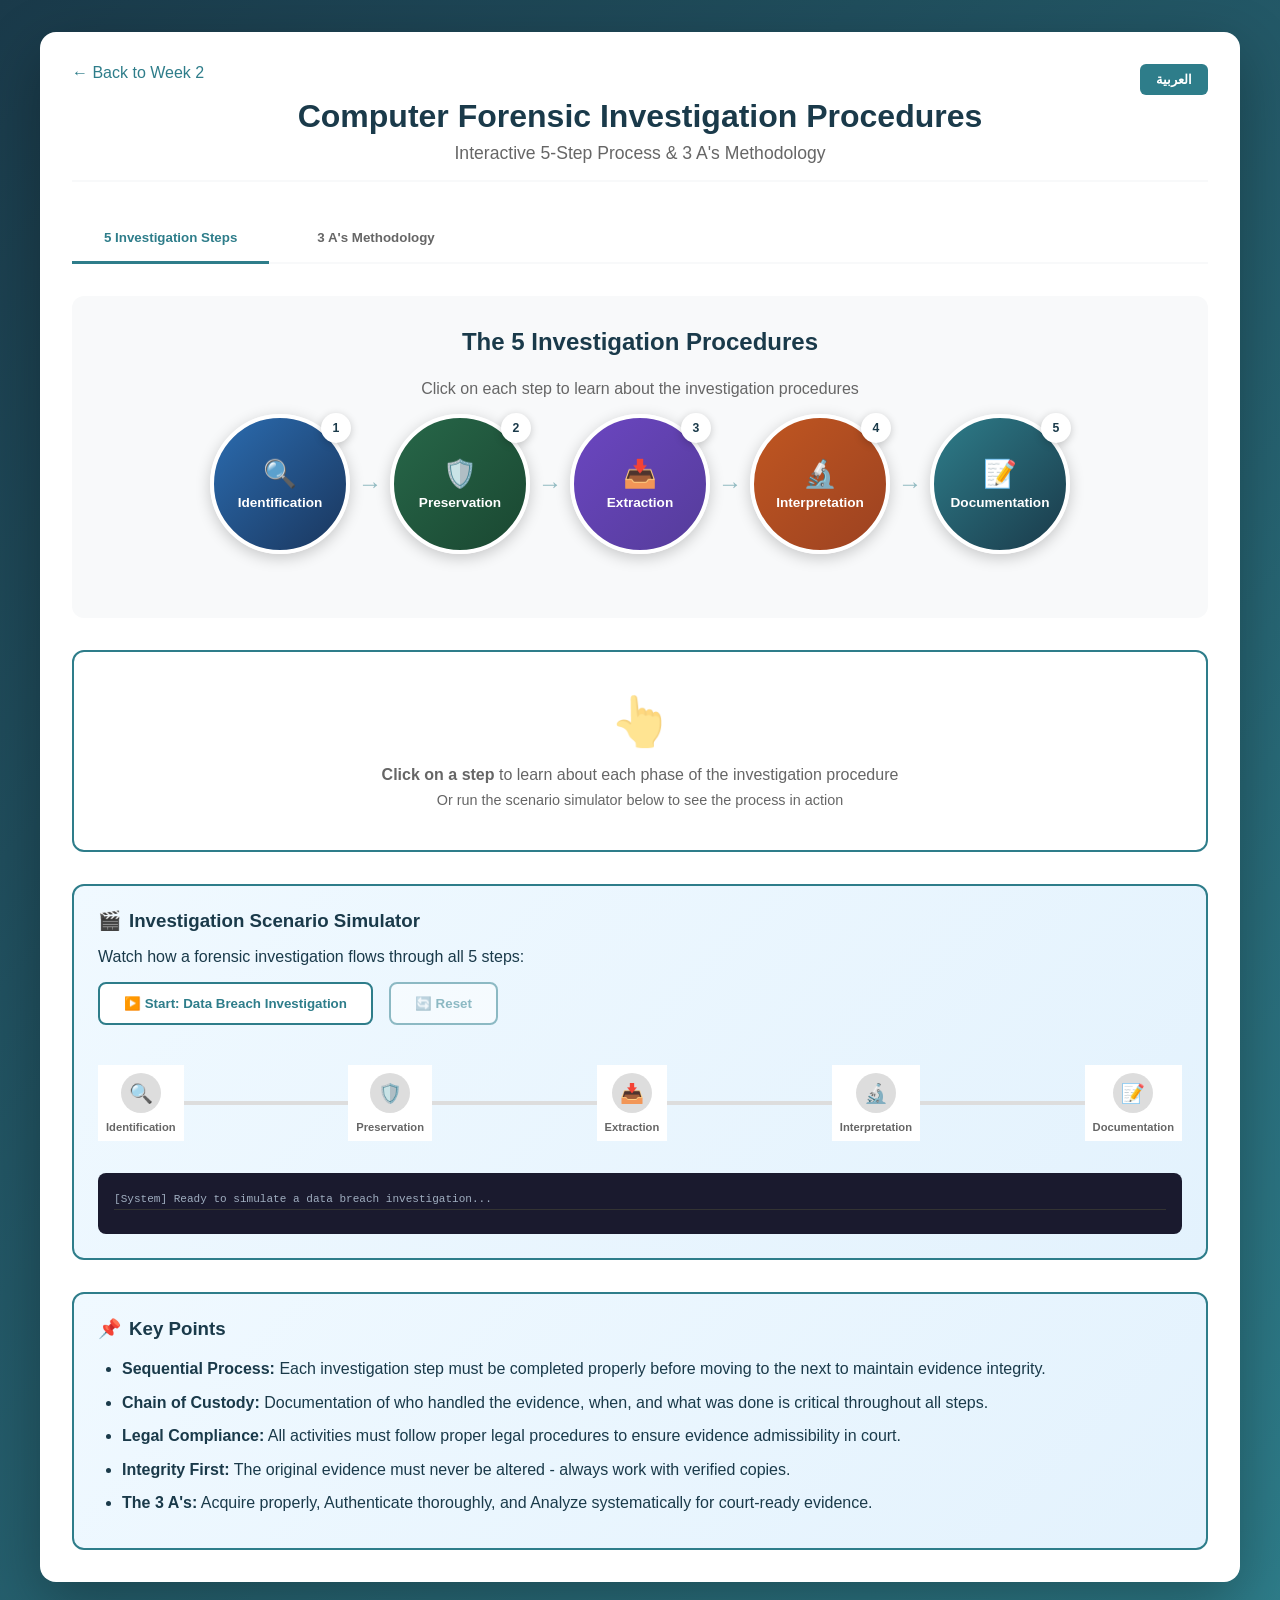
<file: demos/investigation_procedures_demo.html>
<!DOCTYPE html>
<html lang="en">
<head>
    <meta charset="UTF-8">
    <meta name="viewport" content="width=device-width, initial-scale=1.0">
    <title>5-Step Investigation Procedures Demo | Computer Forensics</title>
    <style>
        * {
            margin: 0;
            padding: 0;
            box-sizing: border-box;
        }

        :root {
            --primary-color: #1a3a4a;
            --secondary-color: #2e7d8a;
            --accent-color: #d4af37;
            --success-color: #276749;
            --warning-color: #c05621;
            --light-gray: #f8f9fa;
            --step1-color: #2b6cb0;
            --step2-color: #276749;
            --step3-color: #6b46c1;
            --step4-color: #c05621;
            --step5-color: #2e7d8a;
            --acquire-color: #2b6cb0;
            --authenticate-color: #276749;
            --analyze-color: #c05621;
        }

        body {
            font-family: -apple-system, BlinkMacSystemFont, "Segoe UI", Helvetica, Arial, sans-serif;
            background: linear-gradient(135deg, #1a3a4a 0%, #2e7d8a 100%);
            min-height: 100vh;
            padding: 2rem;
            color: var(--primary-color);
        }

        .container {
            max-width: 1200px;
            margin: 0 auto;
            background: white;
            border-radius: 16px;
            padding: 2rem;
            box-shadow: 0 20px 60px rgba(0, 0, 0, 0.3);
        }

        header {
            text-align: center;
            margin-bottom: 2rem;
            padding-bottom: 1rem;
            border-bottom: 2px solid var(--light-gray);
        }

        h1 {
            font-size: 2em;
            color: var(--primary-color);
            margin-bottom: 0.5rem;
        }

        .subtitle {
            color: #666;
            font-size: 1.1em;
        }

        .back-link {
            display: inline-block;
            margin-bottom: 1rem;
            color: var(--secondary-color);
            text-decoration: none;
            font-weight: 500;
        }

        .back-link:hover {
            text-decoration: underline;
        }

        .lang-switch {
            float: right;
            padding: 0.5rem 1rem;
            background: var(--secondary-color);
            color: white;
            border: none;
            border-radius: 6px;
            cursor: pointer;
            font-weight: 600;
            transition: all 0.3s ease;
        }

        .lang-switch:hover {
            background: var(--primary-color);
        }

        /* Tab Navigation */
        .tab-nav {
            display: flex;
            gap: 1rem;
            margin-bottom: 2rem;
            border-bottom: 2px solid var(--light-gray);
            padding-bottom: 0;
        }

        .tab-btn {
            padding: 1rem 2rem;
            border: none;
            background: transparent;
            color: #666;
            font-weight: 600;
            cursor: pointer;
            border-bottom: 3px solid transparent;
            margin-bottom: -2px;
            transition: all 0.3s ease;
        }

        .tab-btn:hover {
            color: var(--secondary-color);
        }

        .tab-btn.active {
            color: var(--secondary-color);
            border-bottom-color: var(--secondary-color);
        }

        .tab-content {
            display: none;
        }

        .tab-content.active {
            display: block;
        }

        /* 5-Step Process Section */
        .process-section {
            background: var(--light-gray);
            border-radius: 12px;
            padding: 2rem;
            margin-bottom: 2rem;
        }

        .process-section h2 {
            text-align: center;
            margin-bottom: 1.5rem;
            color: var(--primary-color);
        }

        .process-flow {
            display: flex;
            flex-wrap: wrap;
            justify-content: center;
            gap: 0.5rem;
            margin: 1rem auto 2rem;
            max-width: 100%;
        }

        .process-step {
            width: 140px;
            height: 140px;
            border-radius: 50%;
            display: flex;
            flex-direction: column;
            justify-content: center;
            align-items: center;
            text-align: center;
            color: white;
            font-weight: 700;
            font-size: 0.85em;
            cursor: pointer;
            transition: all 0.3s ease;
            border: 4px solid white;
            box-shadow: 0 4px 15px rgba(0, 0, 0, 0.2);
            position: relative;
        }

        .process-step:hover {
            transform: scale(1.1);
            box-shadow: 0 8px 25px rgba(0, 0, 0, 0.3);
        }

        .process-step.active {
            transform: scale(1.15);
            box-shadow: 0 10px 30px rgba(0, 0, 0, 0.4);
        }

        .step-icon {
            font-size: 2em;
            margin-bottom: 0.3rem;
        }

        .step-number {
            position: absolute;
            top: -5px;
            right: -5px;
            width: 30px;
            height: 30px;
            background: white;
            color: var(--primary-color);
            border-radius: 50%;
            display: flex;
            align-items: center;
            justify-content: center;
            font-size: 0.9em;
            font-weight: 700;
            box-shadow: 0 2px 8px rgba(0, 0, 0, 0.2);
        }

        .arrow-connector {
            display: flex;
            align-items: center;
            color: var(--secondary-color);
            font-size: 1.5em;
            opacity: 0.5;
        }

        .step-identification { background: linear-gradient(135deg, var(--step1-color), #1a365d); }
        .step-preservation { background: linear-gradient(135deg, var(--step2-color), #1a4731); }
        .step-extraction { background: linear-gradient(135deg, var(--step3-color), #553c9a); }
        .step-interpretation { background: linear-gradient(135deg, var(--step4-color), #9c4221); }
        .step-documentation { background: linear-gradient(135deg, var(--step5-color), #1a3a4a); }

        /* 3 A's Section */
        .methodology-section {
            background: linear-gradient(135deg, #ebf8ff, #e6fffa);
            border-radius: 12px;
            padding: 2rem;
            margin-bottom: 2rem;
        }

        .methodology-section h2 {
            text-align: center;
            margin-bottom: 1.5rem;
            color: var(--primary-color);
        }

        .three-as-flow {
            display: flex;
            flex-wrap: wrap;
            justify-content: center;
            gap: 2rem;
            margin: 1rem auto 2rem;
        }

        .three-a-step {
            width: 180px;
            padding: 1.5rem;
            border-radius: 12px;
            text-align: center;
            color: white;
            font-weight: 700;
            cursor: pointer;
            transition: all 0.3s ease;
            box-shadow: 0 4px 15px rgba(0, 0, 0, 0.2);
        }

        .three-a-step:hover {
            transform: translateY(-5px);
            box-shadow: 0 8px 25px rgba(0, 0, 0, 0.3);
        }

        .three-a-step.active {
            transform: translateY(-8px);
            box-shadow: 0 10px 30px rgba(0, 0, 0, 0.4);
        }

        .three-a-icon {
            font-size: 2.5em;
            margin-bottom: 0.5rem;
        }

        .three-a-title {
            font-size: 1.2em;
            margin-bottom: 0.3rem;
        }

        .three-a-subtitle {
            font-size: 0.85em;
            opacity: 0.9;
        }

        .step-acquire { background: linear-gradient(135deg, var(--acquire-color), #1a365d); }
        .step-authenticate { background: linear-gradient(135deg, var(--authenticate-color), #1a4731); }
        .step-analyze { background: linear-gradient(135deg, var(--analyze-color), #9c4221); }

        /* Info Panel */
        .info-panel {
            background: white;
            border: 2px solid var(--secondary-color);
            border-radius: 12px;
            padding: 1.5rem;
            margin-bottom: 2rem;
            min-height: 200px;
        }

        .info-header {
            display: flex;
            align-items: center;
            gap: 1rem;
            margin-bottom: 1rem;
            padding-bottom: 1rem;
            border-bottom: 2px solid var(--light-gray);
        }

        .info-icon {
            font-size: 2.5em;
        }

        .info-title {
            font-size: 1.5em;
            color: var(--primary-color);
        }

        .info-content h4 {
            margin-top: 1rem;
            margin-bottom: 0.5rem;
            color: var(--secondary-color);
            display: flex;
            align-items: center;
            gap: 0.5rem;
        }

        .info-content ul {
            margin-left: 1.5rem;
            margin-bottom: 1rem;
        }

        .info-content li {
            margin-bottom: 0.5rem;
            line-height: 1.5;
        }

        .info-placeholder {
            display: flex;
            flex-direction: column;
            align-items: center;
            justify-content: center;
            height: 150px;
            color: #666;
            text-align: center;
        }

        .info-placeholder .icon {
            font-size: 3em;
            margin-bottom: 1rem;
            opacity: 0.5;
        }

        /* Scenario Simulator */
        .scenario-section {
            background: linear-gradient(135deg, #f0f9ff, #e3f2fd);
            border: 2px solid var(--secondary-color);
            border-radius: 12px;
            padding: 1.5rem;
            margin-bottom: 2rem;
        }

        .scenario-section h3 {
            color: var(--primary-color);
            margin-bottom: 1rem;
            display: flex;
            align-items: center;
            gap: 0.5rem;
        }

        .scenario-controls {
            display: flex;
            gap: 1rem;
            margin-bottom: 1.5rem;
            flex-wrap: wrap;
        }

        .scenario-btn {
            padding: 0.75rem 1.5rem;
            border: 2px solid var(--secondary-color);
            border-radius: 8px;
            background: white;
            color: var(--secondary-color);
            font-weight: 600;
            cursor: pointer;
            transition: all 0.3s ease;
        }

        .scenario-btn:hover {
            background: var(--secondary-color);
            color: white;
        }

        .scenario-btn.active {
            background: var(--secondary-color);
            color: white;
        }

        .scenario-btn:disabled {
            opacity: 0.5;
            cursor: not-allowed;
        }

        /* Timeline */
        .timeline {
            position: relative;
            padding: 1rem 0;
        }

        .timeline-line {
            position: absolute;
            top: 50%;
            left: 0;
            right: 0;
            height: 4px;
            background: #ddd;
            transform: translateY(-50%);
            z-index: 1;
        }

        .timeline-progress {
            position: absolute;
            top: 50%;
            left: 0;
            height: 4px;
            background: var(--secondary-color);
            transform: translateY(-50%);
            transition: width 0.5s ease;
            z-index: 2;
        }

        .timeline-steps {
            display: flex;
            justify-content: space-between;
            position: relative;
            z-index: 3;
        }

        .timeline-step {
            display: flex;
            flex-direction: column;
            align-items: center;
            background: white;
            padding: 0.5rem;
        }

        .timeline-dot {
            width: 40px;
            height: 40px;
            border-radius: 50%;
            background: #ddd;
            display: flex;
            align-items: center;
            justify-content: center;
            font-size: 1.2em;
            margin-bottom: 0.5rem;
            transition: all 0.3s ease;
        }

        .timeline-step.completed .timeline-dot,
        .timeline-step.active .timeline-dot {
            background: var(--secondary-color);
            color: white;
        }

        .timeline-step.active .timeline-dot {
            animation: pulse 1s ease-in-out infinite;
        }

        @keyframes pulse {
            0%, 100% { transform: scale(1); }
            50% { transform: scale(1.1); }
        }

        .timeline-label {
            font-size: 0.7em;
            font-weight: 600;
            text-align: center;
            color: #666;
        }

        .timeline-step.completed .timeline-label,
        .timeline-step.active .timeline-label {
            color: var(--secondary-color);
        }

        /* Event Log */
        .event-log {
            background: #1a1a2e;
            color: #0f0;
            border-radius: 8px;
            padding: 1rem;
            font-family: monospace;
            font-size: 0.85em;
            max-height: 200px;
            overflow-y: auto;
            margin-top: 1rem;
        }

        .event-log p {
            margin-bottom: 0.5rem;
            padding: 0.25rem 0;
            border-bottom: 1px solid #333;
        }

        .event-log .step1-msg { color: #4299e1; }
        .event-log .step2-msg { color: #48bb78; }
        .event-log .step3-msg { color: #b794f4; }
        .event-log .step4-msg { color: #ed8936; }
        .event-log .step5-msg { color: #4fd1c5; }
        .event-log .system-msg { color: #a0aec0; }

        /* Key Points */
        .key-points {
            background: linear-gradient(135deg, #f0f9ff, #e3f2fd);
            border: 2px solid var(--secondary-color);
            border-radius: 12px;
            padding: 1.5rem;
        }

        .key-points h3 {
            color: var(--primary-color);
            margin-bottom: 1rem;
            display: flex;
            align-items: center;
            gap: 0.5rem;
        }

        .key-points ul {
            margin-left: 1.5rem;
        }

        .key-points li {
            margin-bottom: 0.5rem;
            line-height: 1.6;
        }

        /* Responsive */
        @media (max-width: 768px) {
            body {
                padding: 1rem;
            }

            .container {
                padding: 1rem;
            }

            .process-step {
                width: 100px;
                height: 100px;
                font-size: 0.75em;
            }

            .step-icon {
                font-size: 1.5em;
            }

            h1 {
                font-size: 1.5em;
            }

            .scenario-controls {
                flex-direction: column;
            }

            .timeline-label {
                font-size: 0.6em;
            }

            .arrow-connector {
                display: none;
            }

            .tab-nav {
                flex-direction: column;
            }

            .tab-btn {
                text-align: center;
            }
        }

        @media (max-width: 480px) {
            .process-step {
                width: 80px;
                height: 80px;
            }

            .timeline-dot {
                width: 30px;
                height: 30px;
                font-size: 0.9em;
            }

            .three-a-step {
                width: 100%;
            }
        }

        /* RTL Support */
        [dir="rtl"] .info-content ul {
            margin-left: 0;
            margin-right: 1.5rem;
        }

        [dir="rtl"] .key-points ul {
            margin-left: 0;
            margin-right: 1.5rem;
        }

        [dir="rtl"] .back-link {
            float: none;
        }

        [dir="rtl"] .lang-switch {
            float: left;
        }

        [dir="rtl"] .arrow-connector {
            transform: scaleX(-1);
        }
    </style>
</head>
<body>
    <div class="container">
        <button class="lang-switch" onclick="toggleLanguage()">العربية</button>
        <a href="../weeks/week2.html" class="back-link" id="backLink">&larr; Back to Week 2</a>

        <header>
            <h1 id="mainTitle">Computer Forensic Investigation Procedures</h1>
            <p class="subtitle" id="mainSubtitle">Interactive 5-Step Process & 3 A's Methodology</p>
        </header>

        <!-- Tab Navigation -->
        <div class="tab-nav">
            <button class="tab-btn active" onclick="showTab('five-steps')" id="tabFiveSteps">5 Investigation Steps</button>
            <button class="tab-btn" onclick="showTab('three-as')" id="tabThreeAs">3 A's Methodology</button>
        </div>

        <!-- Tab 1: 5-Step Process -->
        <div id="five-steps" class="tab-content active">
            <div class="process-section">
                <h2 id="processTitle">The 5 Investigation Procedures</h2>
                <p id="processIntro" style="text-align: center; margin-bottom: 1rem; color: #666;">Click on each step to learn about the investigation procedures</p>
                <div class="process-flow">
                    <div class="process-step step-identification" onclick="showStep('identification')">
                        <span class="step-number">1</span>
                        <span class="step-icon">🔍</span>
                        <span id="stepIdentificationLabel">Identification</span>
                    </div>
                    <span class="arrow-connector">→</span>
                    <div class="process-step step-preservation" onclick="showStep('preservation')">
                        <span class="step-number">2</span>
                        <span class="step-icon">🛡️</span>
                        <span id="stepPreservationLabel">Preservation</span>
                    </div>
                    <span class="arrow-connector">→</span>
                    <div class="process-step step-extraction" onclick="showStep('extraction')">
                        <span class="step-number">3</span>
                        <span class="step-icon">📥</span>
                        <span id="stepExtractionLabel">Extraction</span>
                    </div>
                    <span class="arrow-connector">→</span>
                    <div class="process-step step-interpretation" onclick="showStep('interpretation')">
                        <span class="step-number">4</span>
                        <span class="step-icon">🔬</span>
                        <span id="stepInterpretationLabel">Interpretation</span>
                    </div>
                    <span class="arrow-connector">→</span>
                    <div class="process-step step-documentation" onclick="showStep('documentation')">
                        <span class="step-number">5</span>
                        <span class="step-icon">📝</span>
                        <span id="stepDocumentationLabel">Documentation</span>
                    </div>
                </div>
            </div>

            <!-- Info Panel -->
            <div class="info-panel" id="info-panel">
                <div class="info-placeholder">
                    <span class="icon">👆</span>
                    <p id="placeholderText"><strong>Click on a step</strong> to learn about each phase of the investigation procedure</p>
                    <p id="placeholderSubtext" style="margin-top: 0.5rem; font-size: 0.9em;">Or run the scenario simulator below to see the process in action</p>
                </div>
            </div>

            <!-- Scenario Simulator -->
            <div class="scenario-section">
                <h3 id="scenarioTitle">🎬 <span>Investigation Scenario Simulator</span></h3>
                <p id="scenarioDesc" style="margin-bottom: 1rem;">Watch how a forensic investigation flows through all 5 steps:</p>

                <div class="scenario-controls">
                    <button class="scenario-btn" id="startBtn" onclick="startScenario()">
                        <span id="startBtnText">▶️ Start: Data Breach Investigation</span>
                    </button>
                    <button class="scenario-btn" id="resetBtn" onclick="resetScenario()" disabled>
                        <span id="resetBtnText">🔄 Reset</span>
                    </button>
                </div>

                <!-- Timeline -->
                <div class="timeline">
                    <div class="timeline-line"></div>
                    <div class="timeline-progress" id="timeline-progress" style="width: 0%"></div>
                    <div class="timeline-steps">
                        <div class="timeline-step" id="tl-identification">
                            <div class="timeline-dot">🔍</div>
                            <span class="timeline-label" id="tlIdentification">Identification</span>
                        </div>
                        <div class="timeline-step" id="tl-preservation">
                            <div class="timeline-dot">🛡️</div>
                            <span class="timeline-label" id="tlPreservation">Preservation</span>
                        </div>
                        <div class="timeline-step" id="tl-extraction">
                            <div class="timeline-dot">📥</div>
                            <span class="timeline-label" id="tlExtraction">Extraction</span>
                        </div>
                        <div class="timeline-step" id="tl-interpretation">
                            <div class="timeline-dot">🔬</div>
                            <span class="timeline-label" id="tlInterpretation">Interpretation</span>
                        </div>
                        <div class="timeline-step" id="tl-documentation">
                            <div class="timeline-dot">📝</div>
                            <span class="timeline-label" id="tlDocumentation">Documentation</span>
                        </div>
                    </div>
                </div>

                <!-- Event Log -->
                <div class="event-log" id="event-log">
                    <p class="system-msg" id="readyMsg">[System] Ready to simulate a data breach investigation...</p>
                </div>
            </div>
        </div>

        <!-- Tab 2: 3 A's Methodology -->
        <div id="three-as" class="tab-content">
            <div class="methodology-section">
                <h2 id="methodologyTitle">The 3 A's Methodology</h2>
                <p id="methodologyIntro" style="text-align: center; margin-bottom: 1rem; color: #666;">The scientific approach to forensic investigation</p>
                <div class="three-as-flow">
                    <div class="three-a-step step-acquire" onclick="showThreeA('acquire')">
                        <span class="three-a-icon">📥</span>
                        <span class="three-a-title" id="acquireTitle">Acquire</span>
                        <span class="three-a-subtitle" id="acquireSubtitle">Collect Evidence</span>
                    </div>
                    <div class="three-a-step step-authenticate" onclick="showThreeA('authenticate')">
                        <span class="three-a-icon">✓</span>
                        <span class="three-a-title" id="authenticateTitle">Authenticate</span>
                        <span class="three-a-subtitle" id="authenticateSubtitle">Verify Integrity</span>
                    </div>
                    <div class="three-a-step step-analyze" onclick="showThreeA('analyze')">
                        <span class="three-a-icon">🔬</span>
                        <span class="three-a-title" id="analyzeTitle">Analyze</span>
                        <span class="three-a-subtitle" id="analyzeSubtitle">Examine Evidence</span>
                    </div>
                </div>
            </div>

            <!-- 3 A's Info Panel -->
            <div class="info-panel" id="three-as-info-panel">
                <div class="info-placeholder">
                    <span class="icon">👆</span>
                    <p id="threeAsPlaceholderText"><strong>Click on a methodology step</strong> to learn about Acquire, Authenticate, and Analyze</p>
                </div>
            </div>
        </div>

        <!-- Key Points -->
        <div class="key-points">
            <h3 id="keyPointsTitle">📌 <span>Key Points</span></h3>
            <ul id="keyPointsList">
                <li><strong>Sequential Process:</strong> Each investigation step must be completed properly before moving to the next to maintain evidence integrity.</li>
                <li><strong>Chain of Custody:</strong> Documentation of who handled the evidence, when, and what was done is critical throughout all steps.</li>
                <li><strong>Legal Compliance:</strong> All activities must follow proper legal procedures to ensure evidence admissibility in court.</li>
                <li><strong>Integrity First:</strong> The original evidence must never be altered - always work with verified copies.</li>
                <li><strong>The 3 A's:</strong> Acquire properly, Authenticate thoroughly, and Analyze systematically for court-ready evidence.</li>
            </ul>
        </div>
    </div>

    <script>
        let currentLang = 'en';
        let isSimulating = false;
        let currentTab = 'five-steps';

        const translations = {
            en: {
                mainTitle: 'Computer Forensic Investigation Procedures',
                mainSubtitle: 'Interactive 5-Step Process & 3 A\'s Methodology',
                backLink: '← Back to Week 2',
                langSwitch: 'العربية',
                tabFiveSteps: '5 Investigation Steps',
                tabThreeAs: '3 A\'s Methodology',
                processTitle: 'The 5 Investigation Procedures',
                processIntro: 'Click on each step to learn about the investigation procedures',
                stepIdentification: 'Identification',
                stepPreservation: 'Preservation',
                stepExtraction: 'Extraction',
                stepInterpretation: 'Interpretation',
                stepDocumentation: 'Documentation',
                placeholderText: 'Click on a step to learn about each phase of the investigation procedure',
                placeholderSubtext: 'Or run the scenario simulator below to see the process in action',
                scenarioTitle: 'Investigation Scenario Simulator',
                scenarioDesc: 'Watch how a forensic investigation flows through all 5 steps:',
                startBtn: '▶️ Start: Data Breach Investigation',
                resetBtn: '🔄 Reset',
                readyMsg: '[System] Ready to simulate a data breach investigation...',
                methodologyTitle: 'The 3 A\'s Methodology',
                methodologyIntro: 'The scientific approach to forensic investigation',
                acquireTitle: 'Acquire',
                acquireSubtitle: 'Collect Evidence',
                authenticateTitle: 'Authenticate',
                authenticateSubtitle: 'Verify Integrity',
                analyzeTitle: 'Analyze',
                analyzeSubtitle: 'Examine Evidence',
                threeAsPlaceholderText: 'Click on a methodology step to learn about Acquire, Authenticate, and Analyze',
                keyPointsTitle: 'Key Points',
                keyPoints: [
                    '<strong>Sequential Process:</strong> Each investigation step must be completed properly before moving to the next to maintain evidence integrity.',
                    '<strong>Chain of Custody:</strong> Documentation of who handled the evidence, when, and what was done is critical throughout all steps.',
                    '<strong>Legal Compliance:</strong> All activities must follow proper legal procedures to ensure evidence admissibility in court.',
                    '<strong>Integrity First:</strong> The original evidence must never be altered - always work with verified copies.',
                    '<strong>The 3 A\'s:</strong> Acquire properly, Authenticate thoroughly, and Analyze systematically for court-ready evidence.'
                ]
            },
            ar: {
                mainTitle: 'إجراءات التحقيق الجنائي الحاسوبي',
                mainSubtitle: 'عملية الخطوات الخمس التفاعلية ومنهجية الثلاثة أ',
                backLink: 'العودة إلى الأسبوع الثاني ←',
                langSwitch: 'English',
                tabFiveSteps: 'خطوات التحقيق الخمس',
                tabThreeAs: 'منهجية الثلاثة أ',
                processTitle: 'إجراءات التحقيق الخمسة',
                processIntro: 'انقر على كل خطوة للتعرف على إجراءات التحقيق',
                stepIdentification: 'التحديد',
                stepPreservation: 'الحفظ',
                stepExtraction: 'الاستخراج',
                stepInterpretation: 'التفسير',
                stepDocumentation: 'التوثيق',
                placeholderText: 'انقر على خطوة للتعرف على كل مرحلة من إجراءات التحقيق',
                placeholderSubtext: 'أو شغّل محاكي السيناريو أدناه لرؤية العملية أثناء العمل',
                scenarioTitle: 'محاكي سيناريو التحقيق',
                scenarioDesc: 'شاهد كيف يتدفق التحقيق الجنائي عبر جميع الخطوات الخمس:',
                startBtn: '▶️ ابدأ: تحقيق اختراق البيانات',
                resetBtn: '🔄 إعادة تعيين',
                readyMsg: '[النظام] جاهز لمحاكاة تحقيق اختراق البيانات...',
                methodologyTitle: 'منهجية الثلاثة أ',
                methodologyIntro: 'النهج العلمي للتحقيق الجنائي',
                acquireTitle: 'الاستحواذ',
                acquireSubtitle: 'جمع الأدلة',
                authenticateTitle: 'التوثيق',
                authenticateSubtitle: 'التحقق من السلامة',
                analyzeTitle: 'التحليل',
                analyzeSubtitle: 'فحص الأدلة',
                threeAsPlaceholderText: 'انقر على خطوة منهجية للتعرف على الاستحواذ والتوثيق والتحليل',
                keyPointsTitle: 'النقاط الرئيسية',
                keyPoints: [
                    '<strong>عملية تسلسلية:</strong> يجب إكمال كل خطوة تحقيق بشكل صحيح قبل الانتقال إلى التالية للحفاظ على سلامة الأدلة.',
                    '<strong>سلسلة الحفظ:</strong> توثيق من تعامل مع الأدلة ومتى وماذا فعل أمر بالغ الأهمية طوال جميع الخطوات.',
                    '<strong>الامتثال القانوني:</strong> يجب أن تتبع جميع الأنشطة الإجراءات القانونية الصحيحة لضمان مقبولية الأدلة في المحكمة.',
                    '<strong>السلامة أولاً:</strong> يجب عدم تغيير الدليل الأصلي أبداً - اعمل دائماً مع نسخ تم التحقق منها.',
                    '<strong>الثلاثة أ:</strong> استحوذ بشكل صحيح، ووثّق بدقة، وحلل بشكل منهجي للحصول على أدلة جاهزة للمحكمة.'
                ]
            }
        };

        const stepData = {
            identification: {
                icon: '🔍',
                title: { en: 'Step 1: Identification', ar: 'الخطوة 1: التحديد' },
                color: '#2b6cb0',
                content: {
                    en: `
                        <h4>📖 Purpose</h4>
                        <p>Recognize and determine potential sources of digital evidence relevant to the investigation.</p>

                        <h4>🎯 Key Activities</h4>
                        <ul>
                            <li><strong>Scene Survey:</strong> Assess the physical environment for digital devices</li>
                            <li><strong>Device Inventory:</strong> Catalog all computers, phones, storage media</li>
                            <li><strong>Evidence Assessment:</strong> Determine which devices likely contain relevant evidence</li>
                            <li><strong>Prioritization:</strong> Order examination based on volatility and relevance</li>
                            <li><strong>Legal Review:</strong> Ensure proper authorization exists for each source</li>
                        </ul>

                        <h4>🔧 Evidence Sources</h4>
                        <ul>
                            <li>Computers, laptops, servers</li>
                            <li>Mobile devices (smartphones, tablets)</li>
                            <li>Storage media (USB, external drives, SD cards)</li>
                            <li>Network devices and cloud accounts</li>
                        </ul>
                    `,
                    ar: `
                        <h4>📖 الغرض</h4>
                        <p>التعرف على مصادر الأدلة الرقمية المحتملة ذات الصلة بالتحقيق وتحديدها.</p>

                        <h4>🎯 الأنشطة الرئيسية</h4>
                        <ul>
                            <li><strong>مسح المشهد:</strong> تقييم البيئة المادية للأجهزة الرقمية</li>
                            <li><strong>جرد الأجهزة:</strong> فهرسة جميع الحواسيب والهواتف ووسائط التخزين</li>
                            <li><strong>تقييم الأدلة:</strong> تحديد الأجهزة المحتمل أن تحتوي على أدلة ذات صلة</li>
                            <li><strong>تحديد الأولويات:</strong> ترتيب الفحص بناءً على التقلب والصلة</li>
                            <li><strong>المراجعة القانونية:</strong> ضمان وجود تفويض مناسب لكل مصدر</li>
                        </ul>

                        <h4>🔧 مصادر الأدلة</h4>
                        <ul>
                            <li>الحواسيب والمحمولة والخوادم</li>
                            <li>الأجهزة المحمولة (الهواتف الذكية، الأجهزة اللوحية)</li>
                            <li>وسائط التخزين (USB، الأقراص الخارجية، بطاقات SD)</li>
                            <li>أجهزة الشبكة والحسابات السحابية</li>
                        </ul>
                    `
                }
            },
            preservation: {
                icon: '🛡️',
                title: { en: 'Step 2: Preservation', ar: 'الخطوة 2: الحفظ' },
                color: '#276749',
                content: {
                    en: `
                        <h4>📖 Purpose</h4>
                        <p>Protect identified evidence from alteration, damage, or destruction to maintain integrity and legal admissibility.</p>

                        <h4>🎯 Key Activities</h4>
                        <ul>
                            <li><strong>Secure the Scene:</strong> Control access to prevent tampering</li>
                            <li><strong>Documentation:</strong> Photograph and record evidence state</li>
                            <li><strong>Write Blocking:</strong> Use hardware/software to prevent modifications</li>
                            <li><strong>Forensic Imaging:</strong> Create bit-by-bit copies of storage media</li>
                            <li><strong>Hash Verification:</strong> Use MD5/SHA to verify integrity</li>
                        </ul>

                        <h4>📋 Chain of Custody</h4>
                        <ul>
                            <li>Record who has access to evidence at all times</li>
                            <li>Document all transfers and handling</li>
                            <li>Maintain detailed logs with timestamps</li>
                        </ul>
                    `,
                    ar: `
                        <h4>📖 الغرض</h4>
                        <p>حماية الأدلة المحددة من التغيير أو التلف أو التدمير للحفاظ على السلامة والمقبولية القانونية.</p>

                        <h4>🎯 الأنشطة الرئيسية</h4>
                        <ul>
                            <li><strong>تأمين المشهد:</strong> التحكم في الوصول لمنع العبث</li>
                            <li><strong>التوثيق:</strong> تصوير وتسجيل حالة الأدلة</li>
                            <li><strong>منع الكتابة:</strong> استخدام الأجهزة/البرامج لمنع التعديلات</li>
                            <li><strong>التصوير الجنائي:</strong> إنشاء نسخ بت-بت من وسائط التخزين</li>
                            <li><strong>التحقق بالتجزئة:</strong> استخدام MD5/SHA للتحقق من السلامة</li>
                        </ul>

                        <h4>📋 سلسلة الحفظ</h4>
                        <ul>
                            <li>تسجيل من لديه حق الوصول إلى الأدلة في جميع الأوقات</li>
                            <li>توثيق جميع عمليات النقل والتعامل</li>
                            <li>الحفاظ على سجلات مفصلة مع الطوابع الزمنية</li>
                        </ul>
                    `
                }
            },
            extraction: {
                icon: '📥',
                title: { en: 'Step 3: Extraction', ar: 'الخطوة 3: الاستخراج' },
                color: '#6b46c1',
                content: {
                    en: `
                        <h4>📖 Purpose</h4>
                        <p>Recover data from preserved evidence using forensic tools and techniques.</p>

                        <h4>🎯 Key Activities</h4>
                        <ul>
                            <li><strong>Logical Extraction:</strong> Copy files through the operating system</li>
                            <li><strong>Physical Extraction:</strong> Bit-by-bit imaging of entire storage</li>
                            <li><strong>Live Extraction:</strong> Capture data from running systems</li>
                            <li><strong>Deleted File Recovery:</strong> Recover files from unallocated space</li>
                        </ul>

                        <h4>🔧 Common Extraction Tasks</h4>
                        <ul>
                            <li>Recover deleted files and fragments</li>
                            <li>Decrypt encrypted files and containers</li>
                            <li>Parse email databases and chat logs</li>
                            <li>Extract browser artifacts and metadata</li>
                        </ul>
                    `,
                    ar: `
                        <h4>📖 الغرض</h4>
                        <p>استرداد البيانات من الأدلة المحفوظة باستخدام أدوات وتقنيات التحليل الجنائي.</p>

                        <h4>🎯 الأنشطة الرئيسية</h4>
                        <ul>
                            <li><strong>الاستخراج المنطقي:</strong> نسخ الملفات من خلال نظام التشغيل</li>
                            <li><strong>الاستخراج المادي:</strong> تصوير بت-بت للتخزين بالكامل</li>
                            <li><strong>الاستخراج المباشر:</strong> التقاط البيانات من الأنظمة العاملة</li>
                            <li><strong>استرداد الملفات المحذوفة:</strong> استرداد الملفات من المساحة غير المخصصة</li>
                        </ul>

                        <h4>🔧 مهام الاستخراج الشائعة</h4>
                        <ul>
                            <li>استرداد الملفات المحذوفة والأجزاء</li>
                            <li>فك تشفير الملفات والحاويات المشفرة</li>
                            <li>تحليل قواعد بيانات البريد الإلكتروني وسجلات الدردشة</li>
                            <li>استخراج مصنوعات المتصفح والبيانات الوصفية</li>
                        </ul>
                    `
                }
            },
            interpretation: {
                icon: '🔬',
                title: { en: 'Step 4: Interpretation', ar: 'الخطوة 4: التفسير' },
                color: '#c05621',
                content: {
                    en: `
                        <h4>📖 Purpose</h4>
                        <p>Analyze extracted data to understand its meaning, relevance, and significance to the investigation.</p>

                        <h4>🎯 Key Activities</h4>
                        <ul>
                            <li><strong>Timeline Analysis:</strong> Construct chronological sequence of events</li>
                            <li><strong>Link Analysis:</strong> Identify relationships between entities</li>
                            <li><strong>Pattern Recognition:</strong> Identify suspicious patterns or anomalies</li>
                            <li><strong>Content Analysis:</strong> Review meaning and context of data</li>
                            <li><strong>Correlation:</strong> Connect evidence from multiple sources</li>
                        </ul>

                        <h4>⚠️ Objectivity</h4>
                        <ul>
                            <li>Consider all possible explanations</li>
                            <li>Report both inculpatory and exculpatory evidence</li>
                            <li>Avoid confirmation bias</li>
                        </ul>
                    `,
                    ar: `
                        <h4>📖 الغرض</h4>
                        <p>تحليل البيانات المستخرجة لفهم معناها وصلتها وأهميتها للتحقيق.</p>

                        <h4>🎯 الأنشطة الرئيسية</h4>
                        <ul>
                            <li><strong>تحليل الجدول الزمني:</strong> بناء تسلسل زمني للأحداث</li>
                            <li><strong>تحليل الروابط:</strong> تحديد العلاقات بين الكيانات</li>
                            <li><strong>التعرف على الأنماط:</strong> تحديد الأنماط أو الشذوذات المشبوهة</li>
                            <li><strong>تحليل المحتوى:</strong> مراجعة معنى وسياق البيانات</li>
                            <li><strong>الربط:</strong> ربط الأدلة من مصادر متعددة</li>
                        </ul>

                        <h4>⚠️ الموضوعية</h4>
                        <ul>
                            <li>النظر في جميع التفسيرات الممكنة</li>
                            <li>الإبلاغ عن أدلة الإدانة والبراءة</li>
                            <li>تجنب تحيز التأكيد</li>
                        </ul>
                    `
                }
            },
            documentation: {
                icon: '📝',
                title: { en: 'Step 5: Documentation', ar: 'الخطوة 5: التوثيق' },
                color: '#2e7d8a',
                content: {
                    en: `
                        <h4>📖 Purpose</h4>
                        <p>Record all actions, findings, and conclusions throughout the investigation for reproducibility and legal credibility.</p>

                        <h4>🎯 What to Document</h4>
                        <ul>
                            <li><strong>Evidence Handling:</strong> Collection, transfer, storage procedures</li>
                            <li><strong>Tools Used:</strong> Software/hardware versions and configurations</li>
                            <li><strong>Procedures:</strong> Step-by-step account of analysis methods</li>
                            <li><strong>Findings:</strong> All discoveries, significant and minor</li>
                            <li><strong>Timestamps:</strong> Date and time of all actions</li>
                        </ul>

                        <h4>📄 Report Types</h4>
                        <ul>
                            <li>Technical reports for experts</li>
                            <li>Executive summaries for stakeholders</li>
                            <li>Expert witness reports for court</li>
                        </ul>
                    `,
                    ar: `
                        <h4>📖 الغرض</h4>
                        <p>تسجيل جميع الإجراءات والنتائج والاستنتاجات طوال التحقيق لقابلية التكرار والمصداقية القانونية.</p>

                        <h4>🎯 ما يجب توثيقه</h4>
                        <ul>
                            <li><strong>معالجة الأدلة:</strong> إجراءات الجمع والنقل والتخزين</li>
                            <li><strong>الأدوات المستخدمة:</strong> إصدارات وتكوينات البرامج/الأجهزة</li>
                            <li><strong>الإجراءات:</strong> حساب خطوة بخطوة لطرق التحليل</li>
                            <li><strong>النتائج:</strong> جميع الاكتشافات، الهامة والثانوية</li>
                            <li><strong>الطوابع الزمنية:</strong> تاريخ ووقت جميع الإجراءات</li>
                        </ul>

                        <h4>📄 أنواع التقارير</h4>
                        <ul>
                            <li>التقارير التقنية للخبراء</li>
                            <li>الملخصات التنفيذية لأصحاب المصلحة</li>
                            <li>تقارير الشاهد الخبير للمحكمة</li>
                        </ul>
                    `
                }
            }
        };

        const threeAsData = {
            acquire: {
                icon: '📥',
                title: { en: 'Acquire', ar: 'الاستحواذ' },
                color: '#2b6cb0',
                content: {
                    en: `
                        <h4>📖 Purpose</h4>
                        <p>Properly collect and secure digital evidence from identified sources.</p>

                        <h4>🎯 Key Principles</h4>
                        <ul>
                            <li><strong>Proper Collection:</strong> Use validated forensic techniques</li>
                            <li><strong>Forensic Imaging:</strong> Create bit-by-bit copies of storage media</li>
                            <li><strong>Volatile Data:</strong> Capture memory and live data before shutdown</li>
                            <li><strong>Legal Compliance:</strong> Follow proper legal requirements</li>
                            <li><strong>Chain of Custody:</strong> Begin documentation immediately</li>
                        </ul>

                        <h4>🔧 Best Practices</h4>
                        <ul>
                            <li>Use write-blockers to prevent modifications</li>
                            <li>Create multiple copies for analysis</li>
                            <li>Document all acquisition steps</li>
                        </ul>
                    `,
                    ar: `
                        <h4>📖 الغرض</h4>
                        <p>جمع وتأمين الأدلة الرقمية بشكل صحيح من المصادر المحددة.</p>

                        <h4>🎯 المبادئ الرئيسية</h4>
                        <ul>
                            <li><strong>الجمع السليم:</strong> استخدام تقنيات جنائية معتمدة</li>
                            <li><strong>التصوير الجنائي:</strong> إنشاء نسخ بت-بت من وسائط التخزين</li>
                            <li><strong>البيانات المتقلبة:</strong> التقاط الذاكرة والبيانات الحية قبل الإغلاق</li>
                            <li><strong>الامتثال القانوني:</strong> اتباع المتطلبات القانونية الصحيحة</li>
                            <li><strong>سلسلة الحفظ:</strong> بدء التوثيق فوراً</li>
                        </ul>

                        <h4>🔧 أفضل الممارسات</h4>
                        <ul>
                            <li>استخدام مانعات الكتابة لمنع التعديلات</li>
                            <li>إنشاء نسخ متعددة للتحليل</li>
                            <li>توثيق جميع خطوات الاستحواذ</li>
                        </ul>
                    `
                }
            },
            authenticate: {
                icon: '✓',
                title: { en: 'Authenticate', ar: 'التوثيق' },
                color: '#276749',
                content: {
                    en: `
                        <h4>📖 Purpose</h4>
                        <p>Verify that evidence has not been altered and prove its integrity.</p>

                        <h4>🎯 Key Principles</h4>
                        <ul>
                            <li><strong>Hash Values:</strong> Calculate MD5, SHA-1, SHA-256 of original</li>
                            <li><strong>Verification:</strong> Confirm copies match original hashes</li>
                            <li><strong>Documentation:</strong> Record authentication at every transfer</li>
                            <li><strong>Write Protection:</strong> Prevent accidental modifications</li>
                            <li><strong>Access Logs:</strong> Track all evidence access</li>
                        </ul>

                        <h4>🔧 Verification Methods</h4>
                        <ul>
                            <li>Cryptographic hash comparison</li>
                            <li>Digital signatures</li>
                            <li>Timestamp verification</li>
                        </ul>
                    `,
                    ar: `
                        <h4>📖 الغرض</h4>
                        <p>التحقق من أن الأدلة لم تُغيَّر وإثبات سلامتها.</p>

                        <h4>🎯 المبادئ الرئيسية</h4>
                        <ul>
                            <li><strong>قيم التجزئة:</strong> حساب MD5 و SHA-1 و SHA-256 للأصل</li>
                            <li><strong>التحقق:</strong> تأكيد تطابق النسخ مع تجزئات الأصل</li>
                            <li><strong>التوثيق:</strong> تسجيل التحقق عند كل عملية نقل</li>
                            <li><strong>حماية الكتابة:</strong> منع التعديلات غير المقصودة</li>
                            <li><strong>سجلات الوصول:</strong> تتبع جميع عمليات الوصول للأدلة</li>
                        </ul>

                        <h4>🔧 طرق التحقق</h4>
                        <ul>
                            <li>مقارنة التجزئة التشفيرية</li>
                            <li>التوقيعات الرقمية</li>
                            <li>التحقق من الطوابع الزمنية</li>
                        </ul>
                    `
                }
            },
            analyze: {
                icon: '🔬',
                title: { en: 'Analyze', ar: 'التحليل' },
                color: '#c05621',
                content: {
                    en: `
                        <h4>📖 Purpose</h4>
                        <p>Systematically examine authenticated evidence to find relevant information.</p>

                        <h4>🎯 Key Principles</h4>
                        <ul>
                            <li><strong>Validated Tools:</strong> Use court-accepted forensic software</li>
                            <li><strong>Systematic Search:</strong> Apply methodical examination techniques</li>
                            <li><strong>Documentation:</strong> Record all findings and their significance</li>
                            <li><strong>Alternative Theories:</strong> Consider multiple interpretations</li>
                            <li><strong>Evidence-Based:</strong> Conclusions based only on evidence</li>
                        </ul>

                        <h4>🔧 Analysis Techniques</h4>
                        <ul>
                            <li>Keyword searching and filtering</li>
                            <li>Timeline reconstruction</li>
                            <li>File signature analysis</li>
                            <li>Metadata examination</li>
                        </ul>
                    `,
                    ar: `
                        <h4>📖 الغرض</h4>
                        <p>فحص الأدلة الموثقة بشكل منهجي للعثور على المعلومات ذات الصلة.</p>

                        <h4>🎯 المبادئ الرئيسية</h4>
                        <ul>
                            <li><strong>أدوات معتمدة:</strong> استخدام برامج جنائية مقبولة من المحاكم</li>
                            <li><strong>البحث المنهجي:</strong> تطبيق تقنيات فحص منظمة</li>
                            <li><strong>التوثيق:</strong> تسجيل جميع النتائج وأهميتها</li>
                            <li><strong>النظريات البديلة:</strong> النظر في تفسيرات متعددة</li>
                            <li><strong>مبني على الأدلة:</strong> استنتاجات مبنية على الأدلة فقط</li>
                        </ul>

                        <h4>🔧 تقنيات التحليل</h4>
                        <ul>
                            <li>البحث بالكلمات الرئيسية والتصفية</li>
                            <li>إعادة بناء الجدول الزمني</li>
                            <li>تحليل توقيع الملفات</li>
                            <li>فحص البيانات الوصفية</li>
                        </ul>
                    `
                }
            }
        };

        const scenarioMessages = {
            en: {
                start: '[SCENARIO START] Data breach investigation initiated...',
                identification: [
                    '[IDENTIFICATION] Assessing the breach scene - affected servers identified',
                    '[IDENTIFICATION] Multiple devices found: web server, database server, workstations',
                    '[IDENTIFICATION] Network logs show unauthorized access attempts',
                    '[IDENTIFICATION] Evidence sources prioritized: server logs first, then endpoints'
                ],
                preservation: [
                    '[PRESERVATION] Isolating affected systems from network',
                    '[PRESERVATION] Deploying write-blockers on storage devices',
                    '[PRESERVATION] Creating forensic images of server hard drives',
                    '[PRESERVATION] Chain of custody documentation initiated'
                ],
                extraction: [
                    '[EXTRACTION] Extracting server access logs...',
                    '[EXTRACTION] Recovering deleted log files from unallocated space',
                    '[EXTRACTION] Parsing database transaction logs',
                    '[EXTRACTION] Extracting browser history from admin workstations'
                ],
                interpretation: [
                    '[INTERPRETATION] Analyzing access patterns and timestamps',
                    '[INTERPRETATION] Building timeline of breach events',
                    '[INTERPRETATION] Correlating IP addresses with known threat actors',
                    '[INTERPRETATION] Identified data exfiltration window: 2:00-4:00 AM',
                    '[INTERPRETATION] 50,000 customer records potentially compromised'
                ],
                documentation: [
                    '[DOCUMENTATION] Recording all findings with timestamps',
                    '[DOCUMENTATION] Creating detailed evidence inventory',
                    '[DOCUMENTATION] Compiling incident response report',
                    '[DOCUMENTATION] Preparing executive summary for stakeholders'
                ],
                complete: '[SCENARIO COMPLETE] Investigation concluded. Evidence package ready for legal review.'
            },
            ar: {
                start: '[بدء السيناريو] بدء تحقيق اختراق البيانات...',
                identification: [
                    '[التحديد] تقييم مشهد الاختراق - تم تحديد الخوادم المتأثرة',
                    '[التحديد] تم العثور على أجهزة متعددة: خادم الويب، خادم قاعدة البيانات، محطات العمل',
                    '[التحديد] تظهر سجلات الشبكة محاولات وصول غير مصرح بها',
                    '[التحديد] تم ترتيب أولويات مصادر الأدلة: سجلات الخادم أولاً، ثم نقاط النهاية'
                ],
                preservation: [
                    '[الحفظ] عزل الأنظمة المتأثرة عن الشبكة',
                    '[الحفظ] نشر مانعات الكتابة على أجهزة التخزين',
                    '[الحفظ] إنشاء صور جنائية لأقراص الخادم الصلبة',
                    '[الحفظ] بدء توثيق سلسلة الحفظ'
                ],
                extraction: [
                    '[الاستخراج] استخراج سجلات وصول الخادم...',
                    '[الاستخراج] استرداد ملفات السجل المحذوفة من المساحة غير المخصصة',
                    '[الاستخراج] تحليل سجلات معاملات قاعدة البيانات',
                    '[الاستخراج] استخراج سجل المتصفح من محطات عمل المسؤولين'
                ],
                interpretation: [
                    '[التفسير] تحليل أنماط الوصول والطوابع الزمنية',
                    '[التفسير] بناء جدول زمني لأحداث الاختراق',
                    '[التفسير] ربط عناوين IP بالجهات الفاعلة المعروفة',
                    '[التفسير] تم تحديد نافذة تسريب البيانات: 2:00-4:00 صباحاً',
                    '[التفسير] 50,000 سجل عميل من المحتمل أن يكونوا قد تعرضوا للخطر'
                ],
                documentation: [
                    '[التوثيق] تسجيل جميع النتائج مع الطوابع الزمنية',
                    '[التوثيق] إنشاء جرد تفصيلي للأدلة',
                    '[التوثيق] تجميع تقرير الاستجابة للحوادث',
                    '[التوثيق] إعداد ملخص تنفيذي لأصحاب المصلحة'
                ],
                complete: '[اكتمل السيناريو] اختتم التحقيق. حزمة الأدلة جاهزة للمراجعة القانونية.'
            }
        };

        function showTab(tabId) {
            currentTab = tabId;
            document.querySelectorAll('.tab-content').forEach(tab => tab.classList.remove('active'));
            document.querySelectorAll('.tab-btn').forEach(btn => btn.classList.remove('active'));
            document.getElementById(tabId).classList.add('active');
            event.target.classList.add('active');
        }

        function toggleLanguage() {
            currentLang = currentLang === 'en' ? 'ar' : 'en';
            document.documentElement.lang = currentLang;
            document.documentElement.dir = currentLang === 'ar' ? 'rtl' : 'ltr';
            updateUILanguage();
        }

        function updateUILanguage() {
            const t = translations[currentLang];

            document.getElementById('mainTitle').textContent = t.mainTitle;
            document.getElementById('mainSubtitle').textContent = t.mainSubtitle;
            document.getElementById('backLink').innerHTML = t.backLink;
            document.getElementById('backLink').href = currentLang === 'ar' ? '../weeks/week2_ar.html' : '../weeks/week2.html';
            document.querySelector('.lang-switch').textContent = t.langSwitch;

            document.getElementById('tabFiveSteps').textContent = t.tabFiveSteps;
            document.getElementById('tabThreeAs').textContent = t.tabThreeAs;

            document.getElementById('processTitle').textContent = t.processTitle;
            document.getElementById('processIntro').textContent = t.processIntro;

            document.getElementById('stepIdentificationLabel').textContent = t.stepIdentification;
            document.getElementById('stepPreservationLabel').textContent = t.stepPreservation;
            document.getElementById('stepExtractionLabel').textContent = t.stepExtraction;
            document.getElementById('stepInterpretationLabel').textContent = t.stepInterpretation;
            document.getElementById('stepDocumentationLabel').textContent = t.stepDocumentation;

            document.getElementById('tlIdentification').textContent = t.stepIdentification;
            document.getElementById('tlPreservation').textContent = t.stepPreservation;
            document.getElementById('tlExtraction').textContent = t.stepExtraction;
            document.getElementById('tlInterpretation').textContent = t.stepInterpretation;
            document.getElementById('tlDocumentation').textContent = t.stepDocumentation;

            document.getElementById('placeholderText').innerHTML = '<strong>' + t.placeholderText + '</strong>';
            document.getElementById('placeholderSubtext').textContent = t.placeholderSubtext;

            document.querySelector('#scenarioTitle span').textContent = t.scenarioTitle;
            document.getElementById('scenarioDesc').textContent = t.scenarioDesc;
            document.getElementById('startBtnText').textContent = t.startBtn;
            document.getElementById('resetBtnText').textContent = t.resetBtn;
            document.getElementById('readyMsg').textContent = t.readyMsg;

            document.getElementById('methodologyTitle').textContent = t.methodologyTitle;
            document.getElementById('methodologyIntro').textContent = t.methodologyIntro;
            document.getElementById('acquireTitle').textContent = t.acquireTitle;
            document.getElementById('acquireSubtitle').textContent = t.acquireSubtitle;
            document.getElementById('authenticateTitle').textContent = t.authenticateTitle;
            document.getElementById('authenticateSubtitle').textContent = t.authenticateSubtitle;
            document.getElementById('analyzeTitle').textContent = t.analyzeTitle;
            document.getElementById('analyzeSubtitle').textContent = t.analyzeSubtitle;

            document.getElementById('threeAsPlaceholderText').innerHTML = '<strong>' + t.threeAsPlaceholderText + '</strong>';

            document.querySelector('#keyPointsTitle span').textContent = t.keyPointsTitle;
            const keyPointsList = document.getElementById('keyPointsList');
            keyPointsList.innerHTML = t.keyPoints.map(point => `<li>${point}</li>`).join('');
        }

        function showStep(step) {
            const data = stepData[step];
            const panel = document.getElementById('info-panel');

            panel.innerHTML = `
                <div class="info-header">
                    <span class="info-icon">${data.icon}</span>
                    <span class="info-title" style="color: ${data.color}">${data.title[currentLang]}</span>
                </div>
                <div class="info-content">
                    ${data.content[currentLang]}
                </div>
            `;

            document.querySelectorAll('.process-step').forEach(s => s.classList.remove('active'));
            document.querySelector(`.step-${step}`).classList.add('active');
        }

        function showThreeA(step) {
            const data = threeAsData[step];
            const panel = document.getElementById('three-as-info-panel');

            panel.innerHTML = `
                <div class="info-header">
                    <span class="info-icon">${data.icon}</span>
                    <span class="info-title" style="color: ${data.color}">${data.title[currentLang]}</span>
                </div>
                <div class="info-content">
                    ${data.content[currentLang]}
                </div>
            `;

            document.querySelectorAll('.three-a-step').forEach(s => s.classList.remove('active'));
            document.querySelector(`.step-${step}`).classList.add('active');
        }

        function logEvent(text, type = 'system-msg') {
            const log = document.getElementById('event-log');
            const p = document.createElement('p');
            p.className = type;
            p.textContent = text;
            log.appendChild(p);
            log.scrollTop = log.scrollHeight;
        }

        function updateTimeline(step, status) {
            const steps = ['identification', 'preservation', 'extraction', 'interpretation', 'documentation'];
            const index = steps.indexOf(step);
            const progress = ((index + 1) / steps.length) * 100;

            document.getElementById('timeline-progress').style.width = progress + '%';

            steps.forEach((s, i) => {
                const el = document.getElementById('tl-' + s);
                el.classList.remove('active', 'completed');
                if (i < index) {
                    el.classList.add('completed');
                } else if (i === index) {
                    el.classList.add(status);
                }
            });
        }

        async function startScenario() {
            if (isSimulating) return;
            isSimulating = true;

            document.getElementById('startBtn').disabled = true;
            document.getElementById('resetBtn').disabled = false;
            document.getElementById('event-log').innerHTML = '';

            const msgs = scenarioMessages[currentLang];

            logEvent(msgs.start, 'system-msg');

            // Step 1: Identification
            await delay(1500);
            updateTimeline('identification', 'active');
            showStep('identification');
            for (const msg of msgs.identification) {
                logEvent(msg, 'step1-msg');
                await delay(1000);
            }

            // Step 2: Preservation
            await delay(1500);
            updateTimeline('preservation', 'active');
            showStep('preservation');
            for (const msg of msgs.preservation) {
                logEvent(msg, 'step2-msg');
                await delay(1000);
            }

            // Step 3: Extraction
            await delay(1500);
            updateTimeline('extraction', 'active');
            showStep('extraction');
            for (const msg of msgs.extraction) {
                logEvent(msg, 'step3-msg');
                await delay(1000);
            }

            // Step 4: Interpretation
            await delay(1500);
            updateTimeline('interpretation', 'active');
            showStep('interpretation');
            for (const msg of msgs.interpretation) {
                logEvent(msg, 'step4-msg');
                await delay(1000);
            }

            // Step 5: Documentation
            await delay(1500);
            updateTimeline('documentation', 'active');
            showStep('documentation');
            for (const msg of msgs.documentation) {
                logEvent(msg, 'step5-msg');
                await delay(1000);
            }

            await delay(1500);
            logEvent(msgs.complete, 'system-msg');

            isSimulating = false;
            document.getElementById('startBtn').disabled = false;
        }

        function resetScenario() {
            isSimulating = false;
            document.getElementById('startBtn').disabled = false;
            document.getElementById('resetBtn').disabled = true;
            document.getElementById('timeline-progress').style.width = '0%';

            document.querySelectorAll('.timeline-step').forEach(s => {
                s.classList.remove('active', 'completed');
            });

            document.querySelectorAll('.process-step').forEach(s => {
                s.classList.remove('active');
            });

            const t = translations[currentLang];
            document.getElementById('event-log').innerHTML = `<p class="system-msg">${t.readyMsg}</p>`;

            document.getElementById('info-panel').innerHTML = `
                <div class="info-placeholder">
                    <span class="icon">👆</span>
                    <p id="placeholderText"><strong>${t.placeholderText}</strong></p>
                    <p id="placeholderSubtext" style="margin-top: 0.5rem; font-size: 0.9em;">${t.placeholderSubtext}</p>
                </div>
            `;
        }

        function delay(ms) {
            return new Promise(resolve => setTimeout(resolve, ms));
        }
    </script>
</body>
</html>
</file>
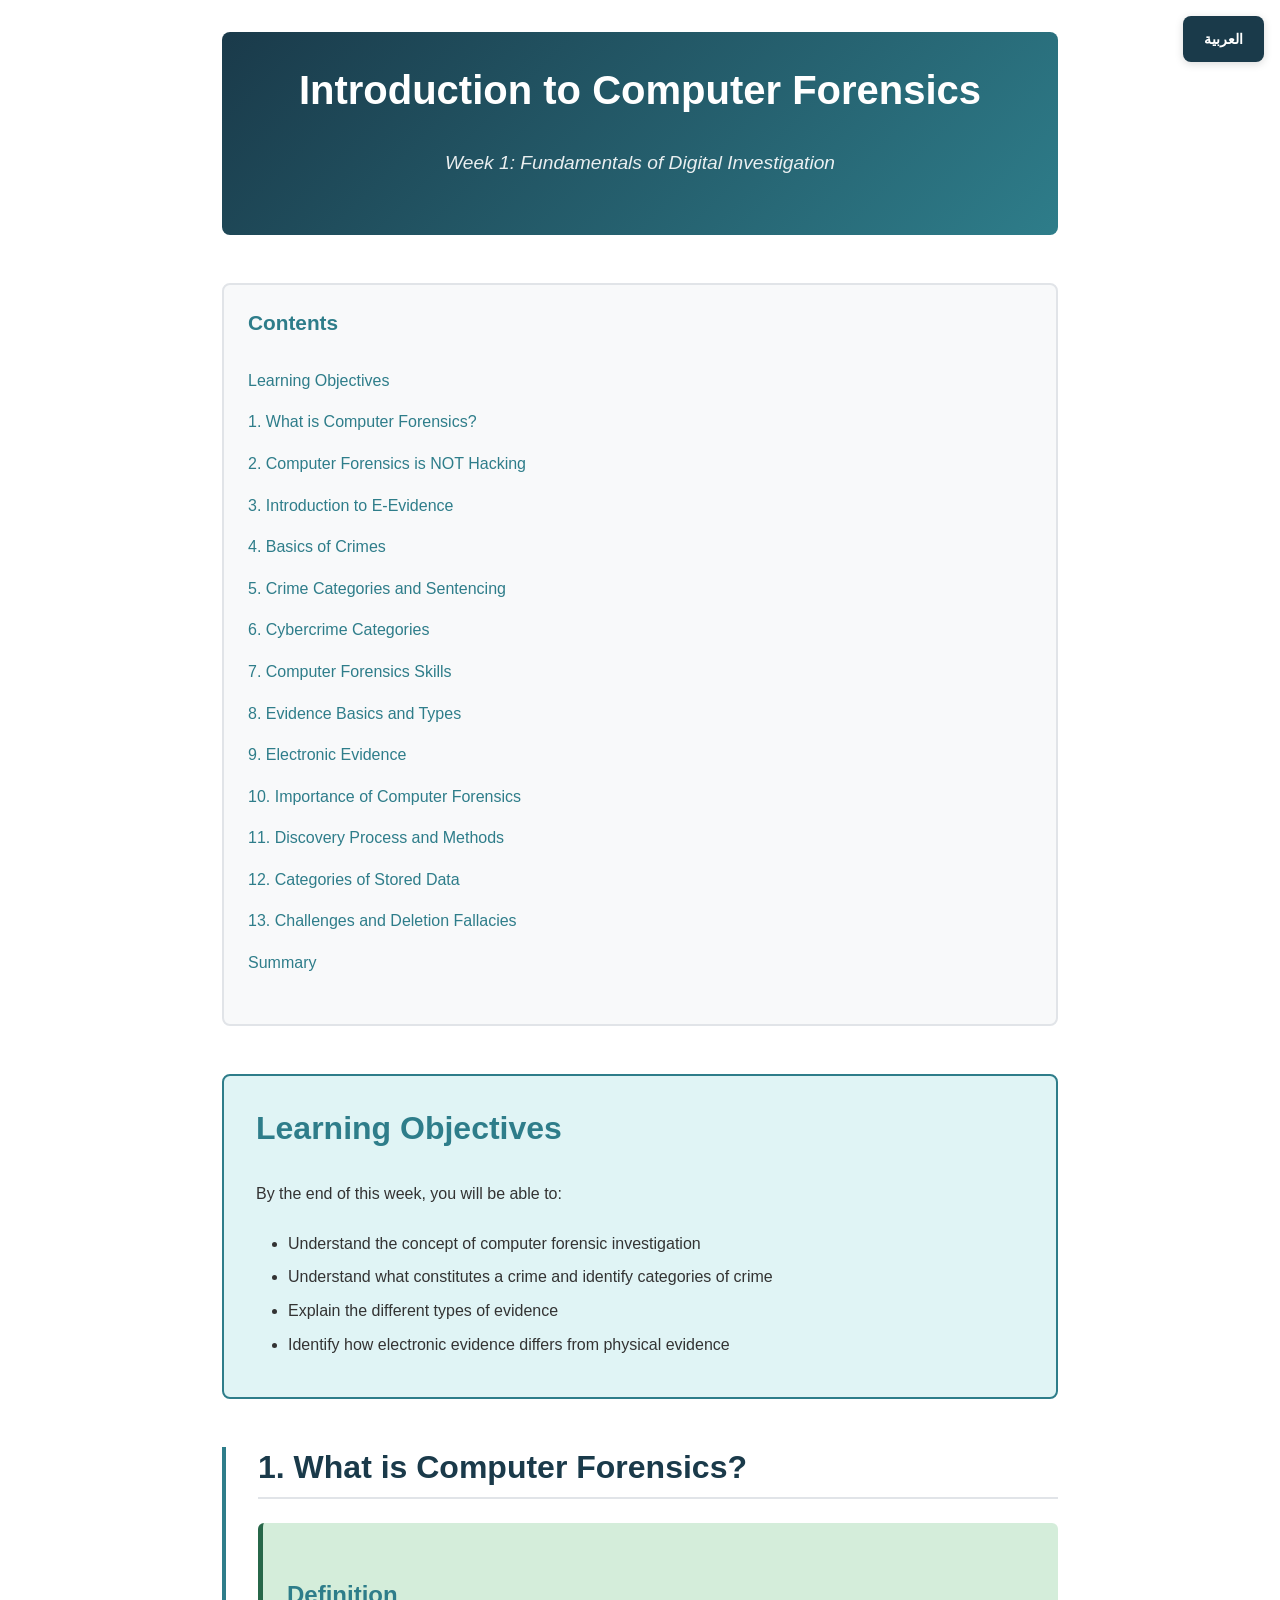
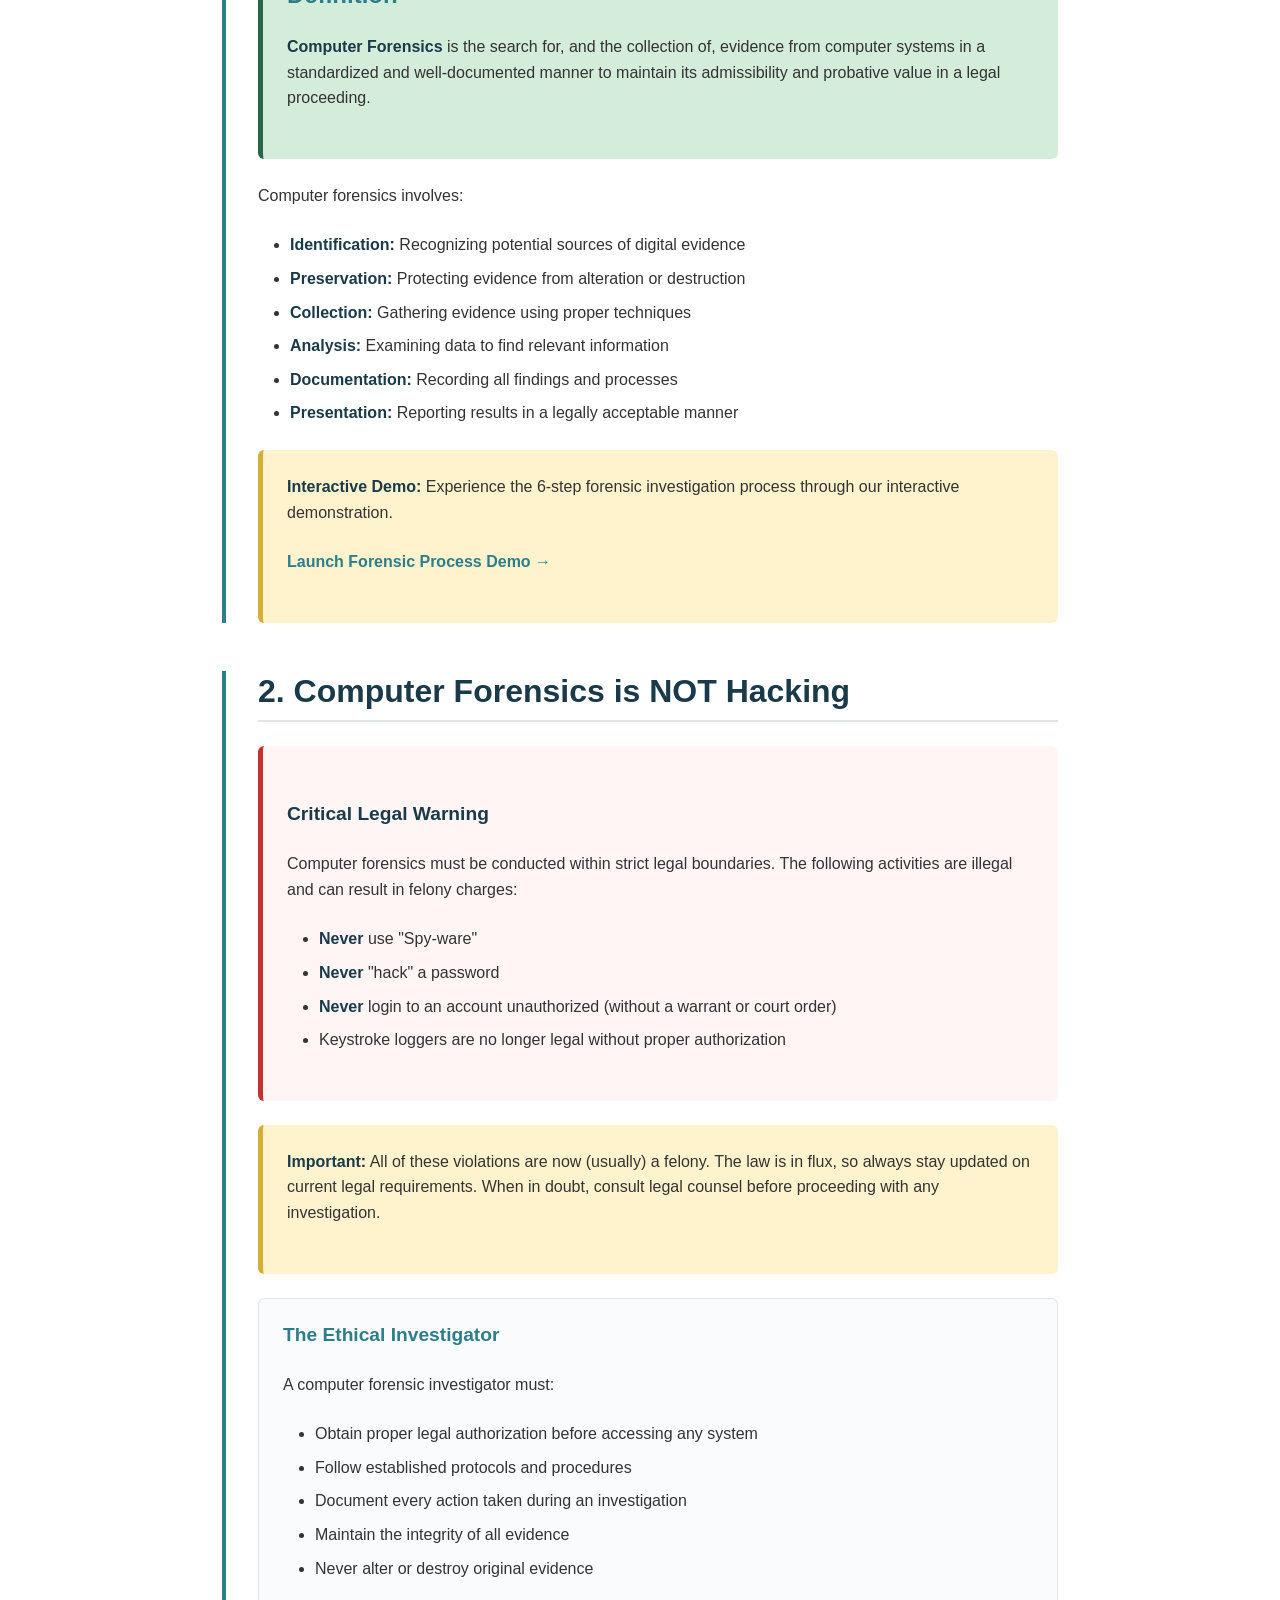
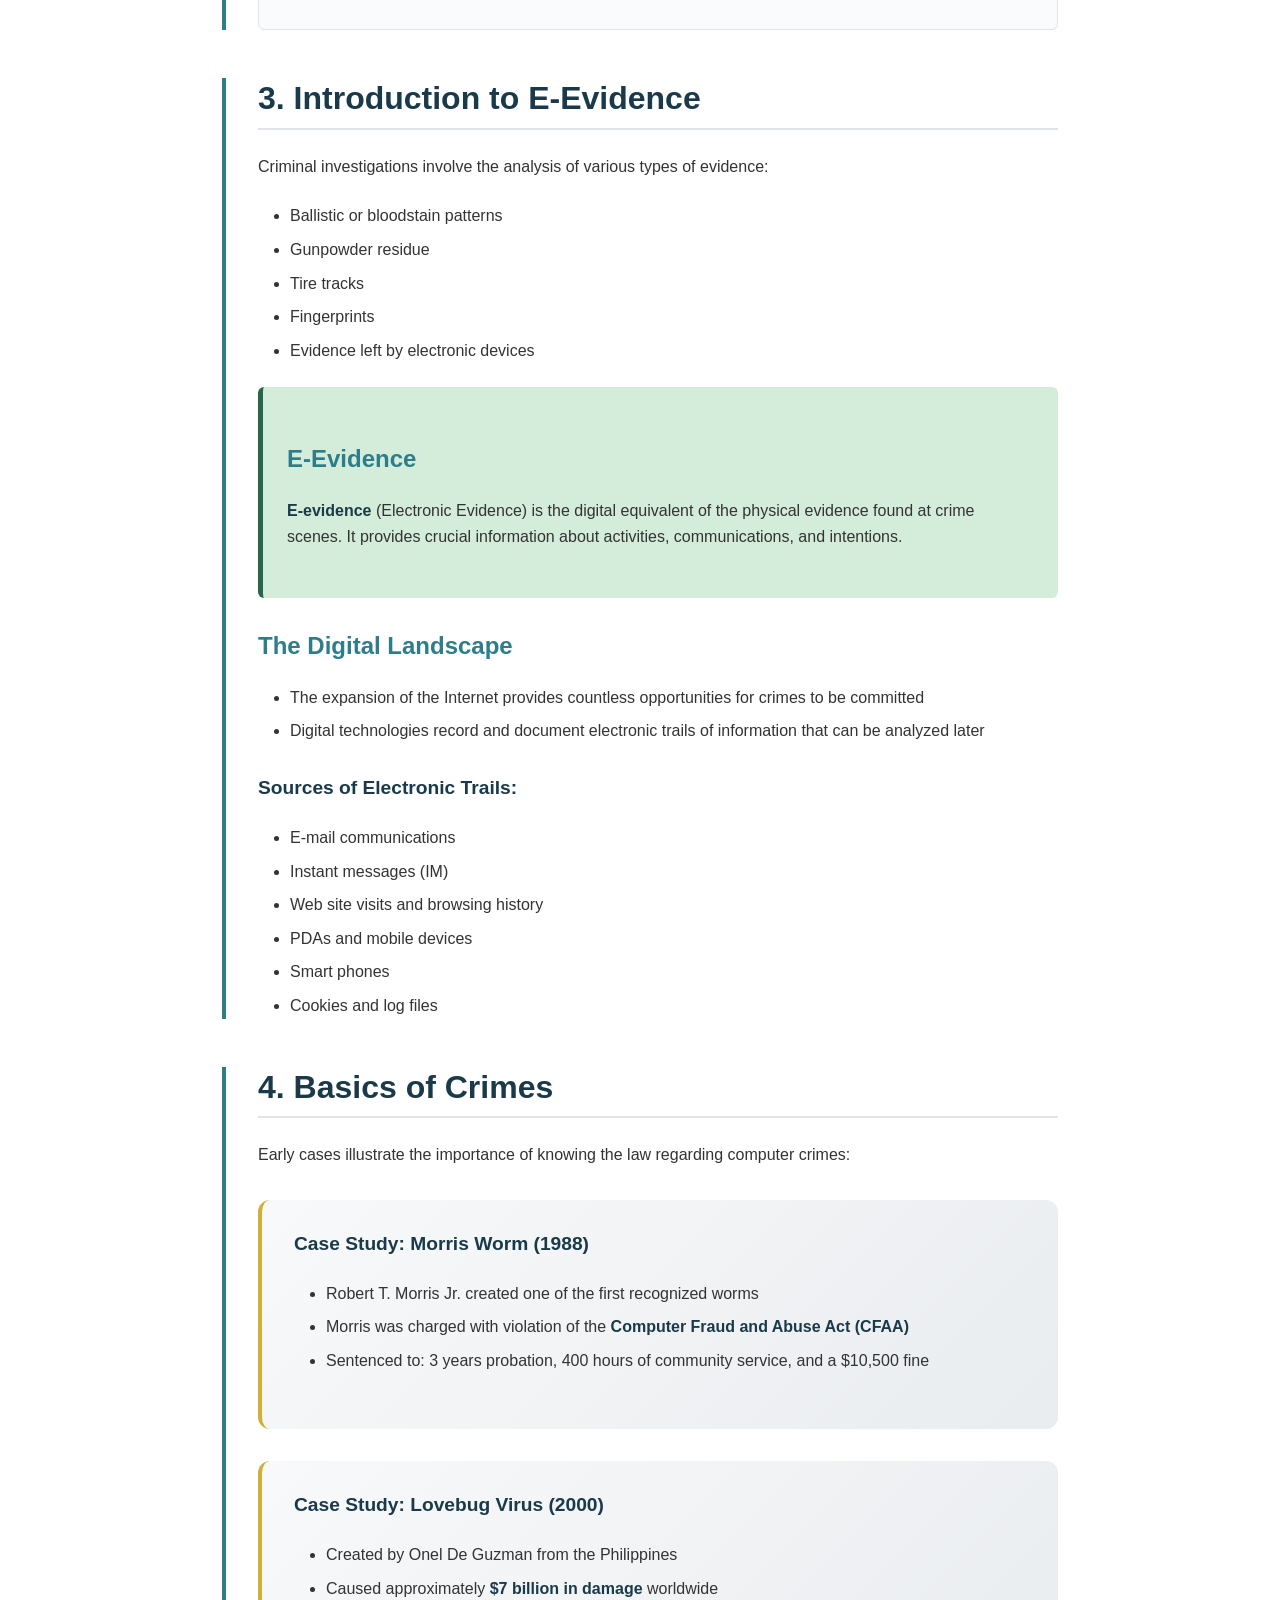
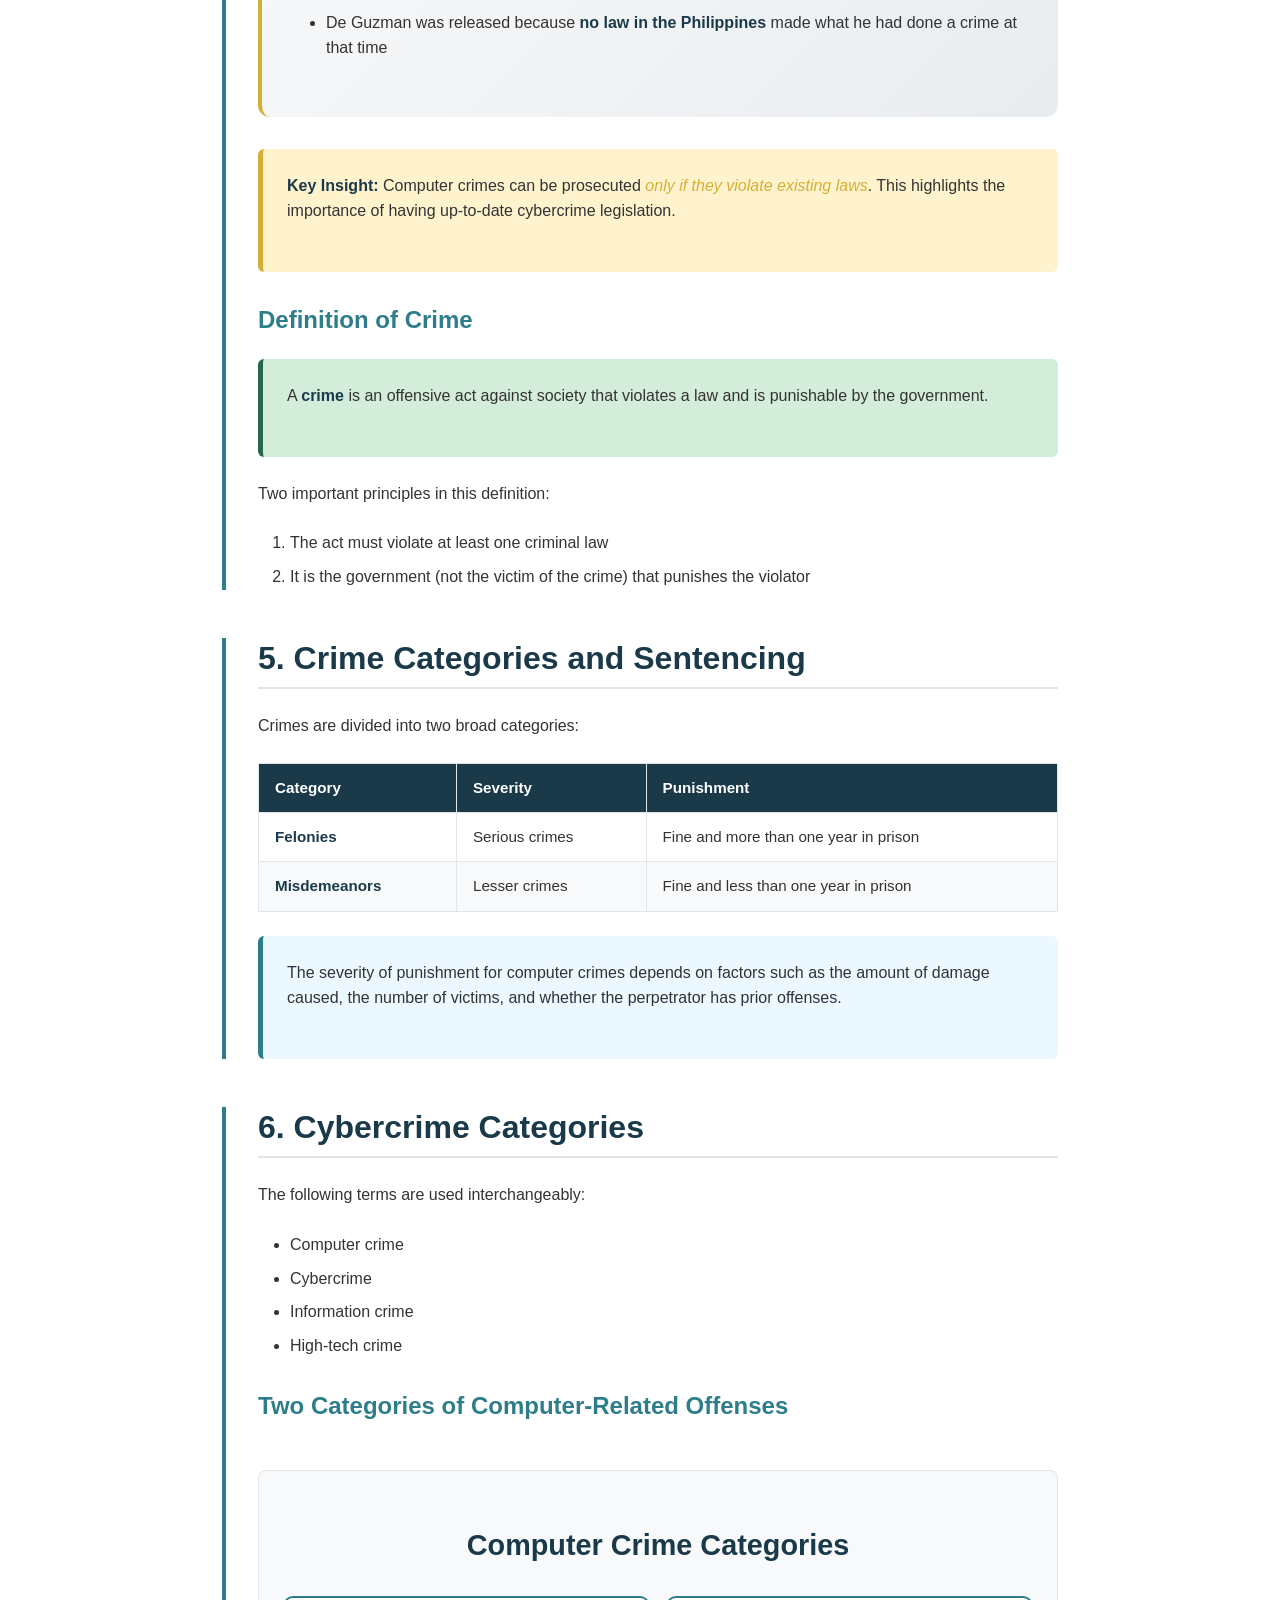
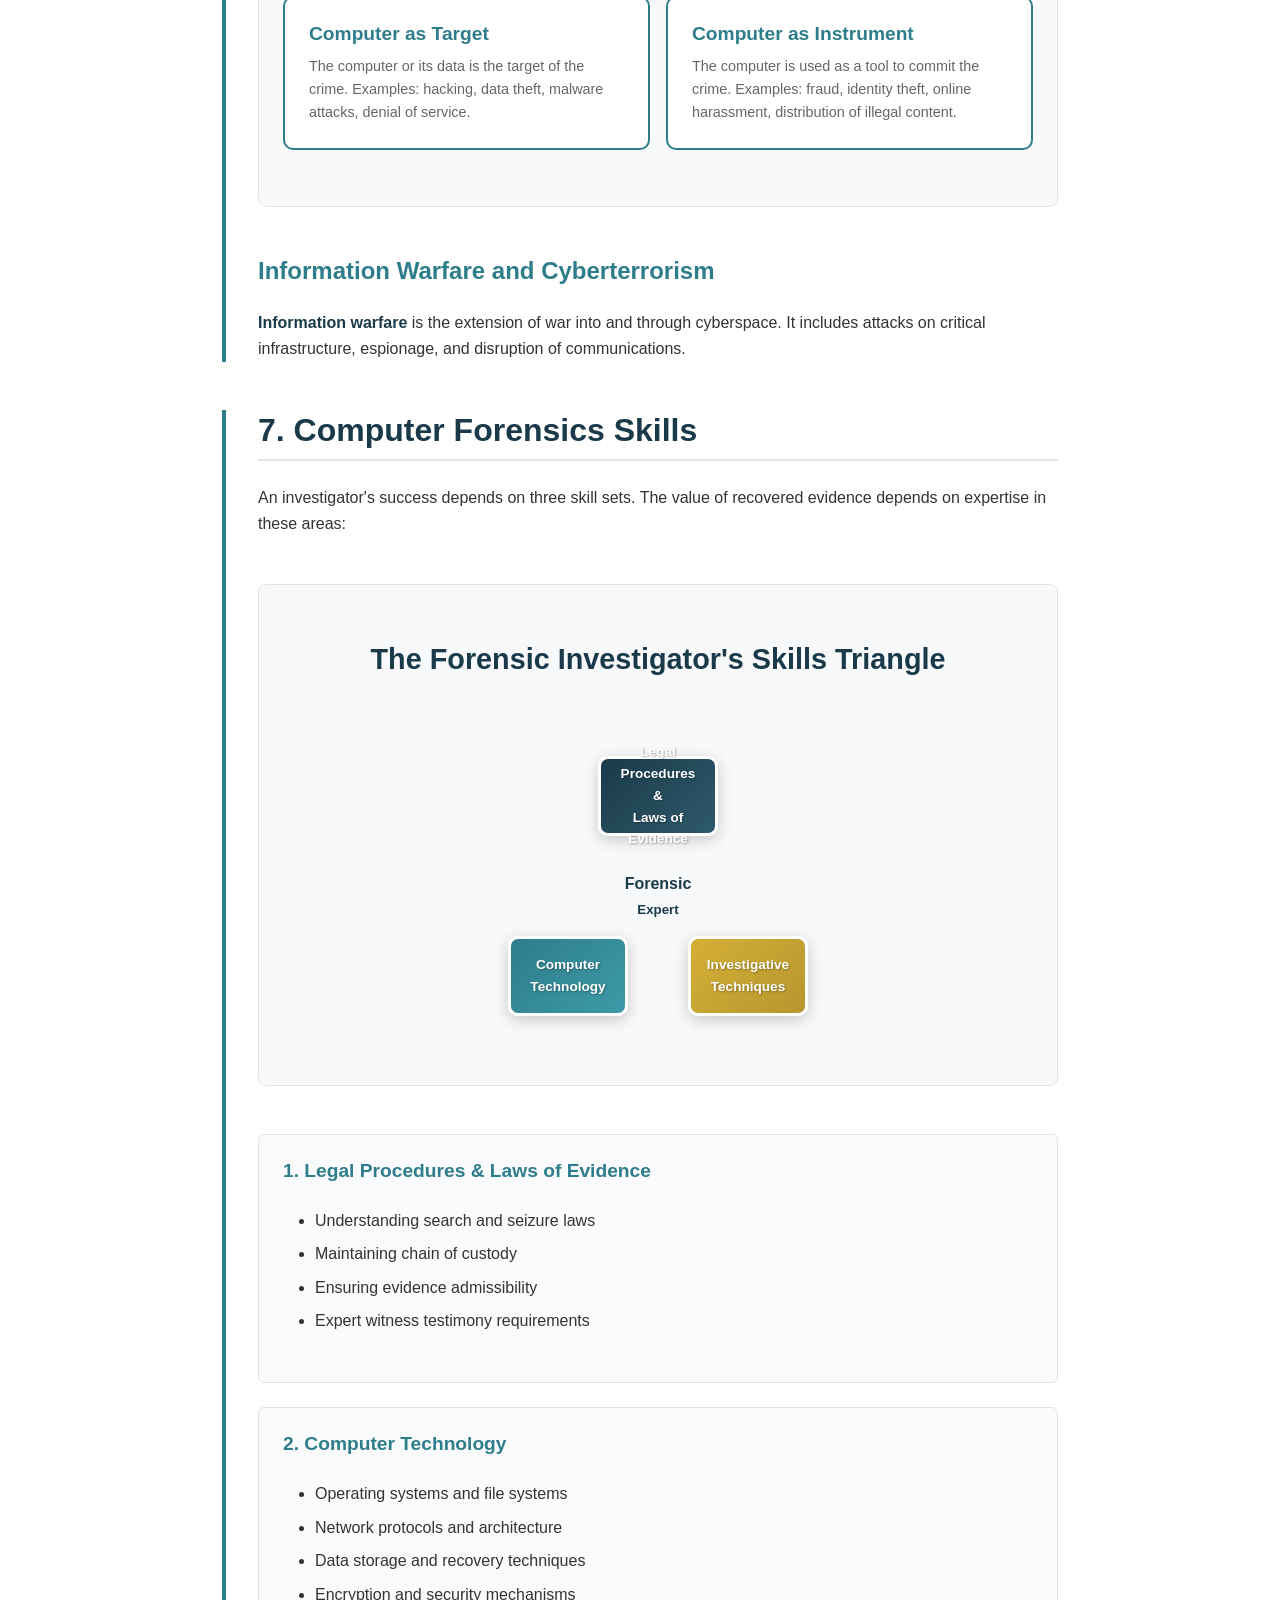
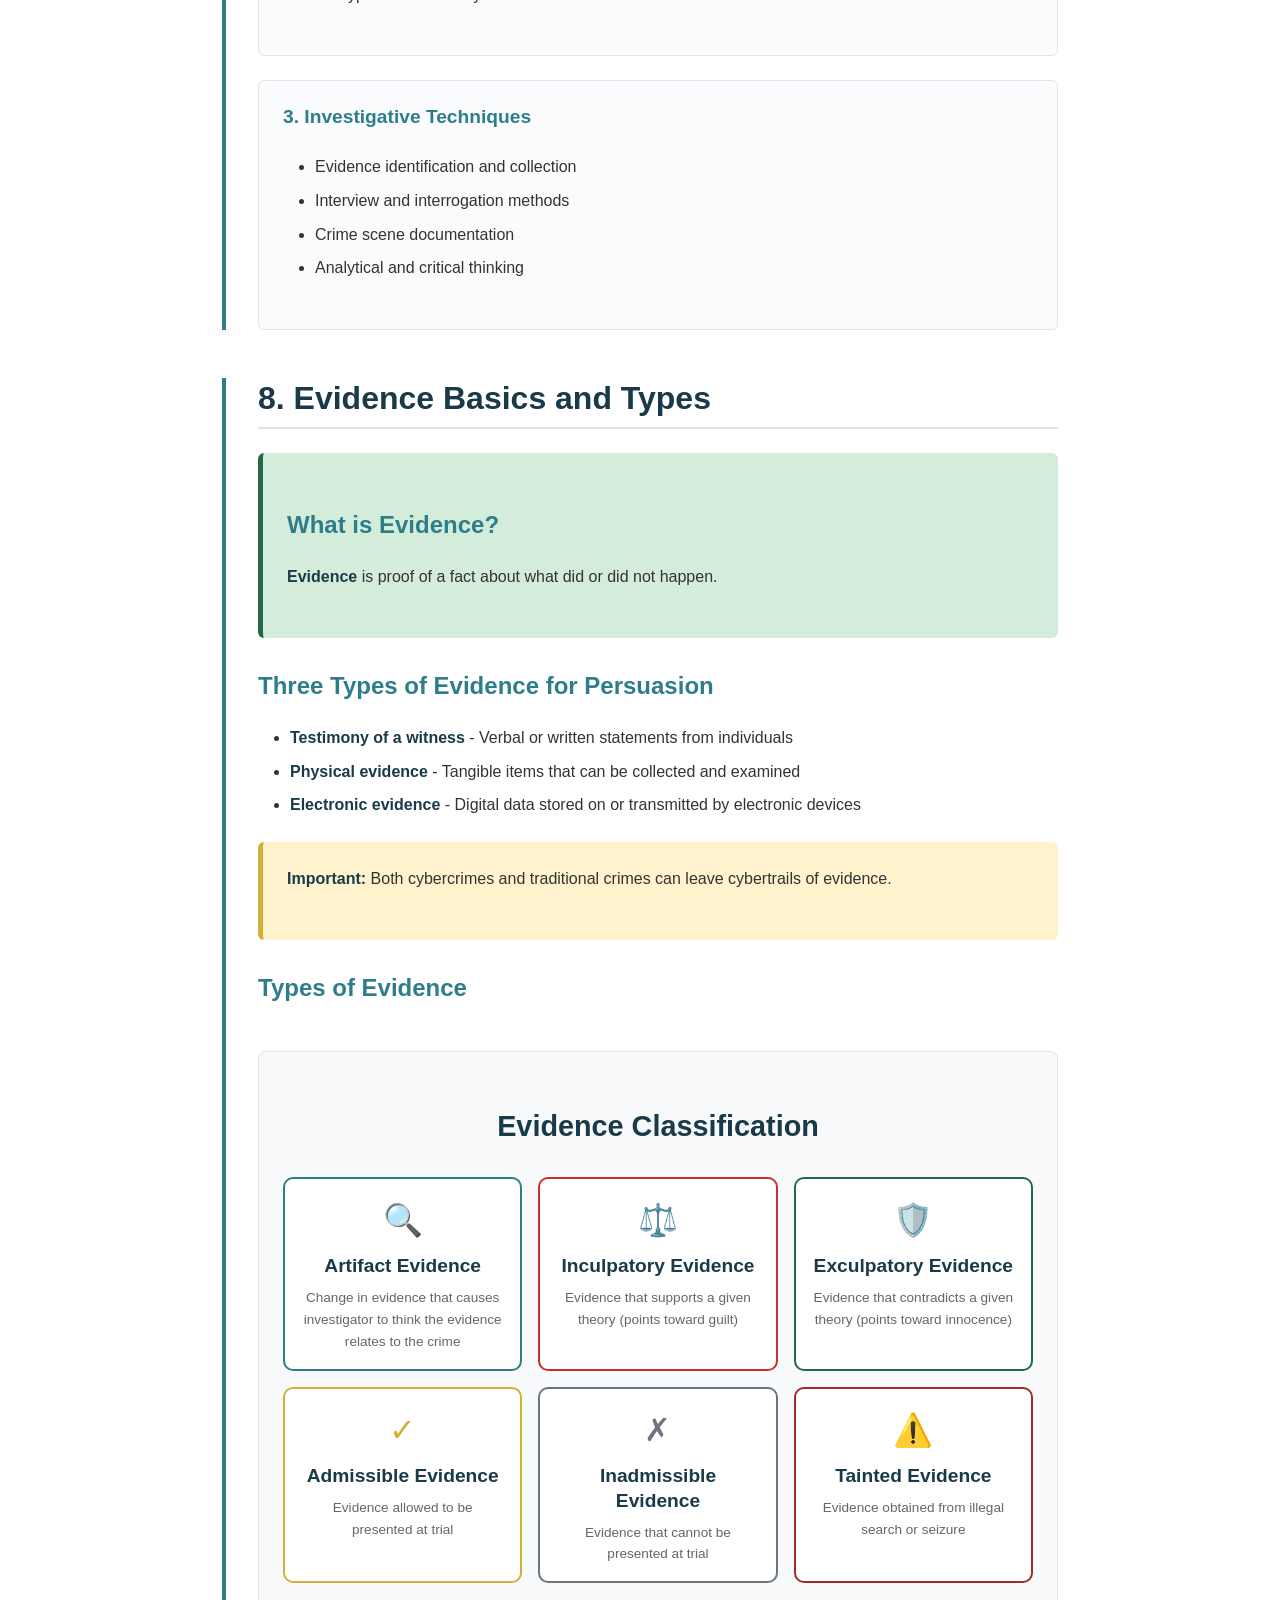
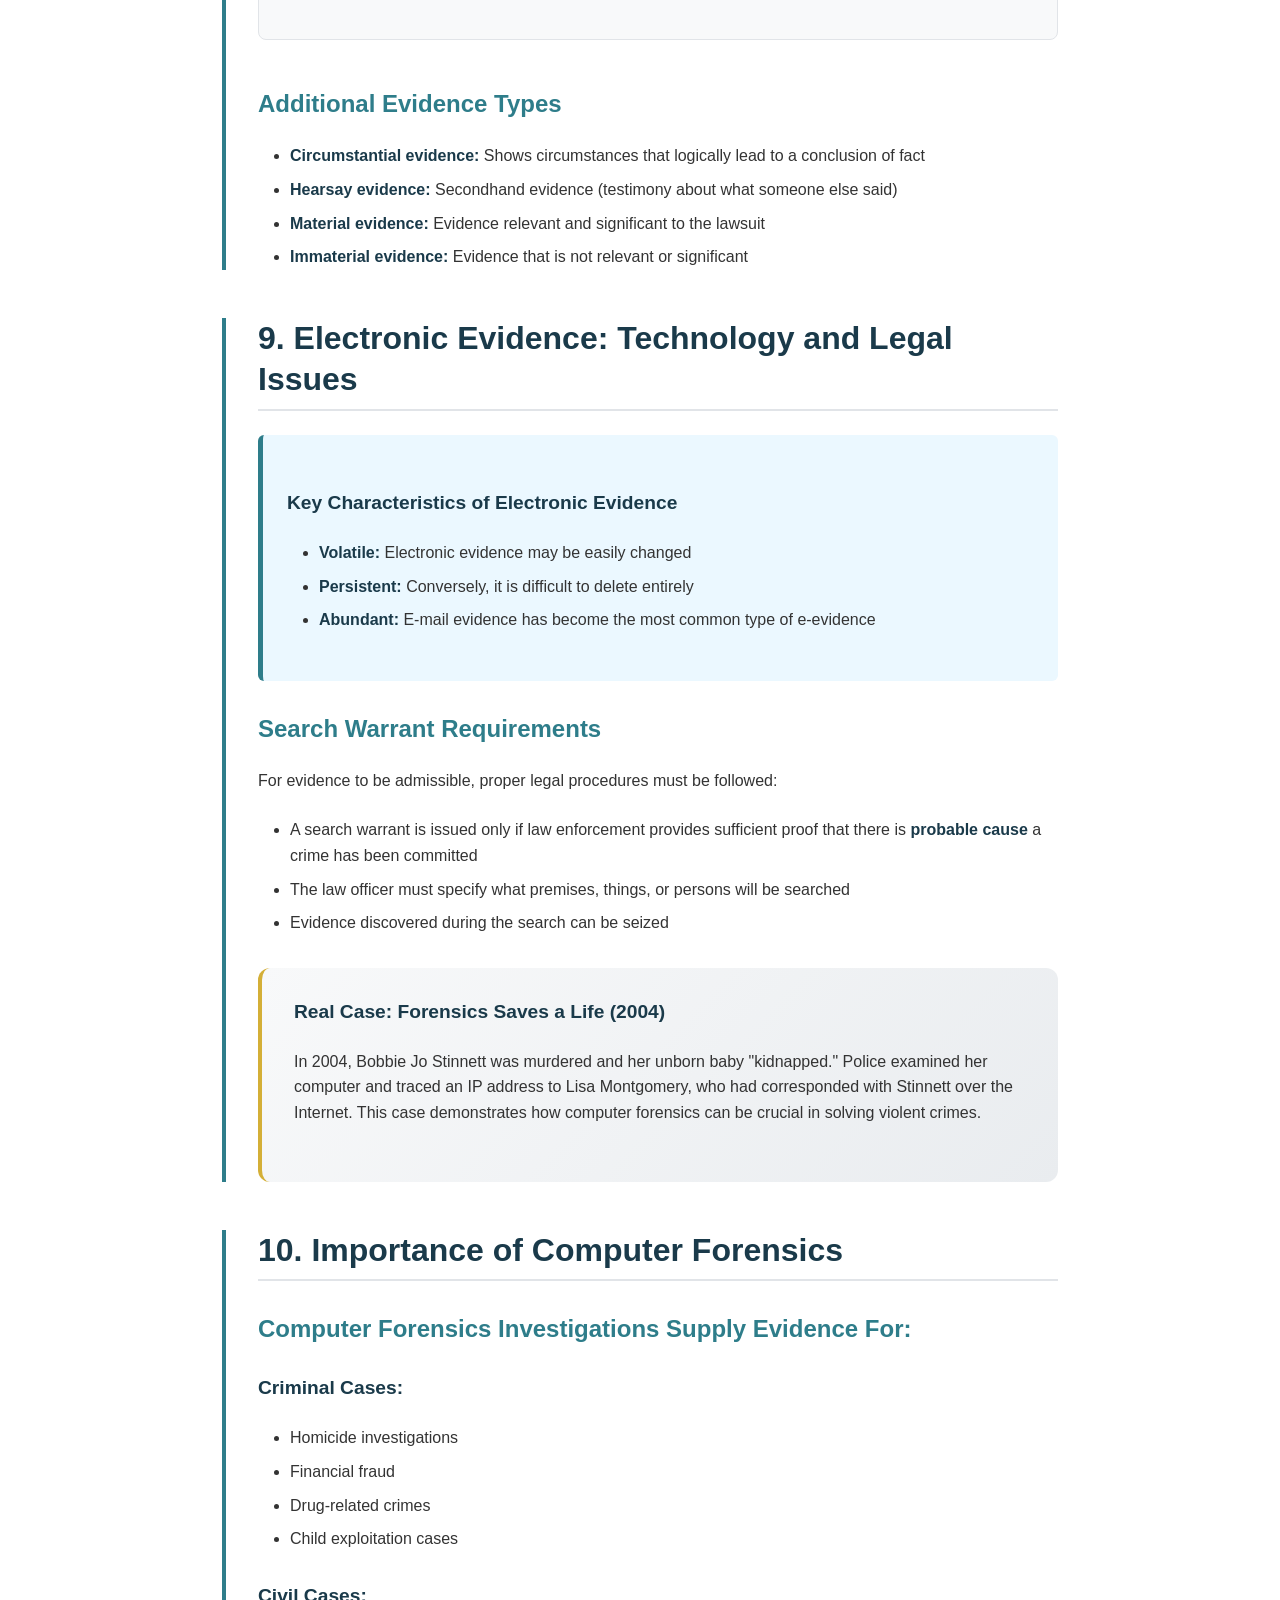
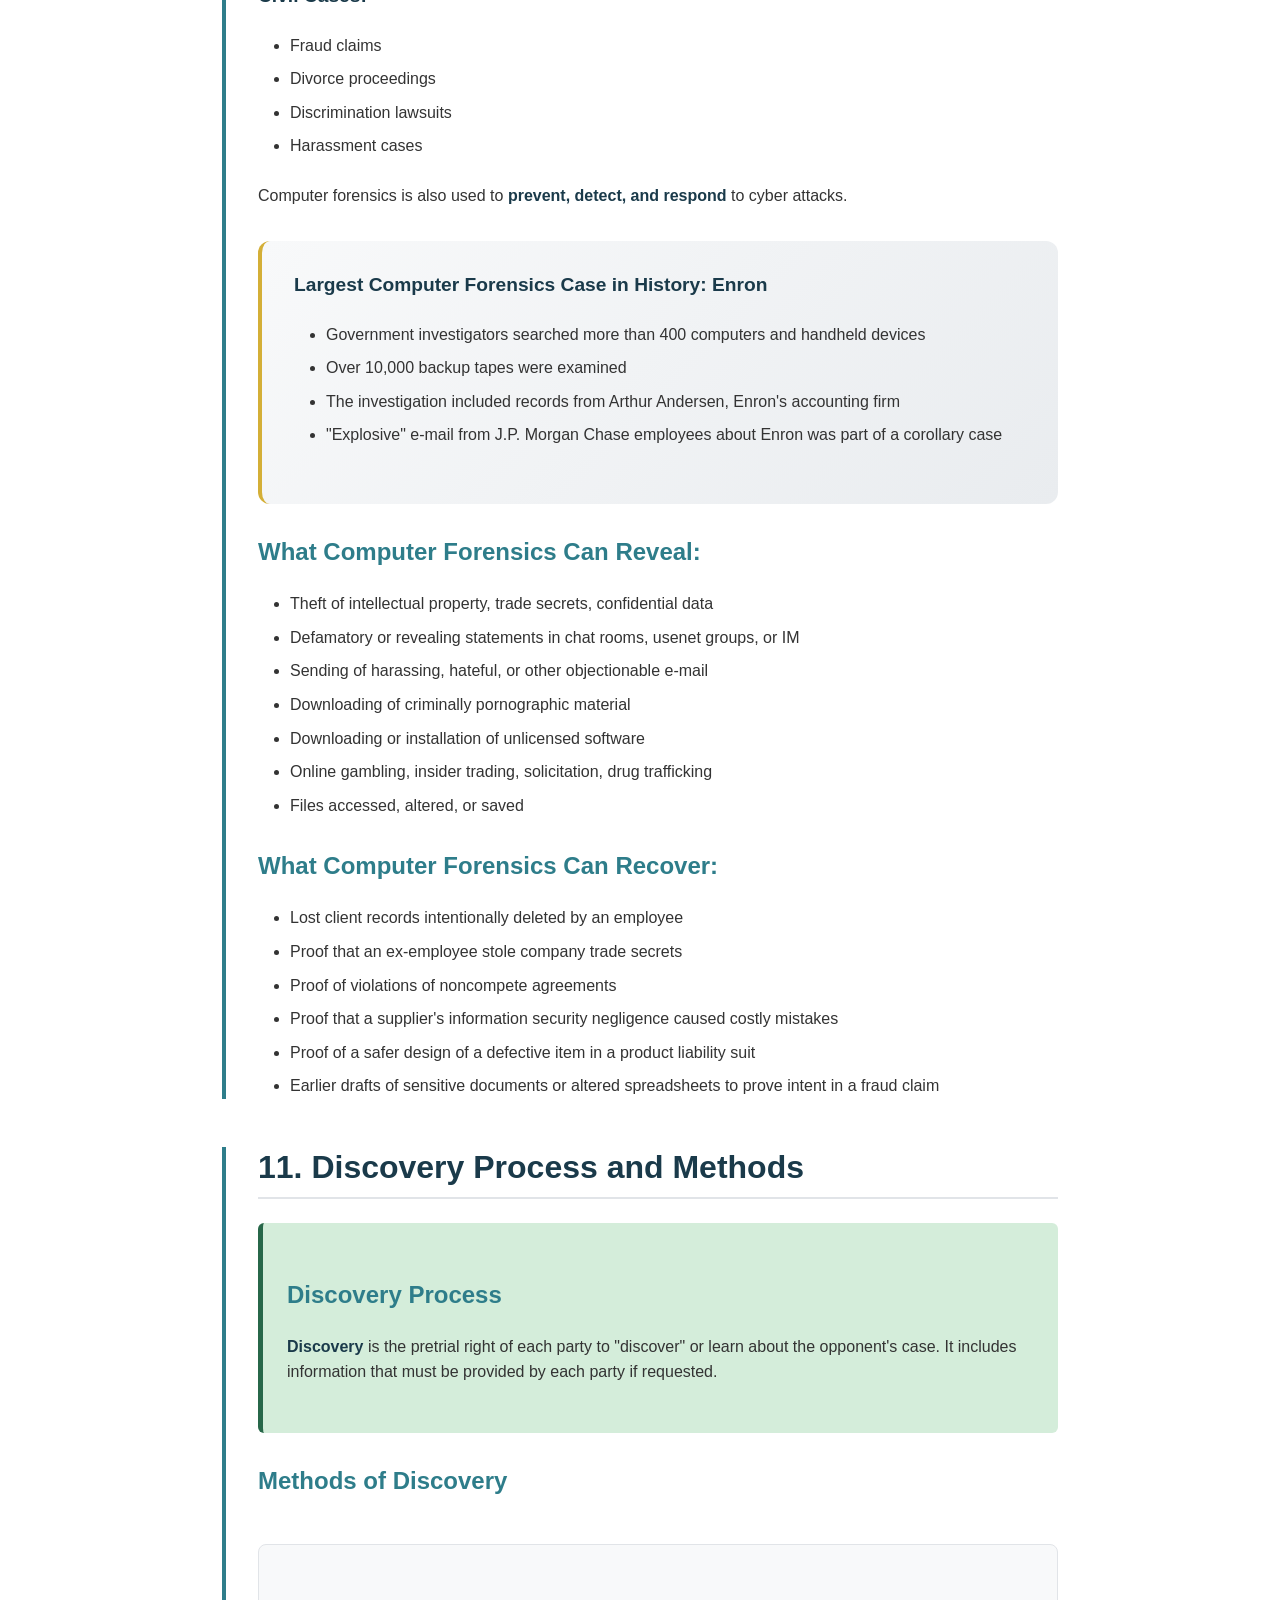
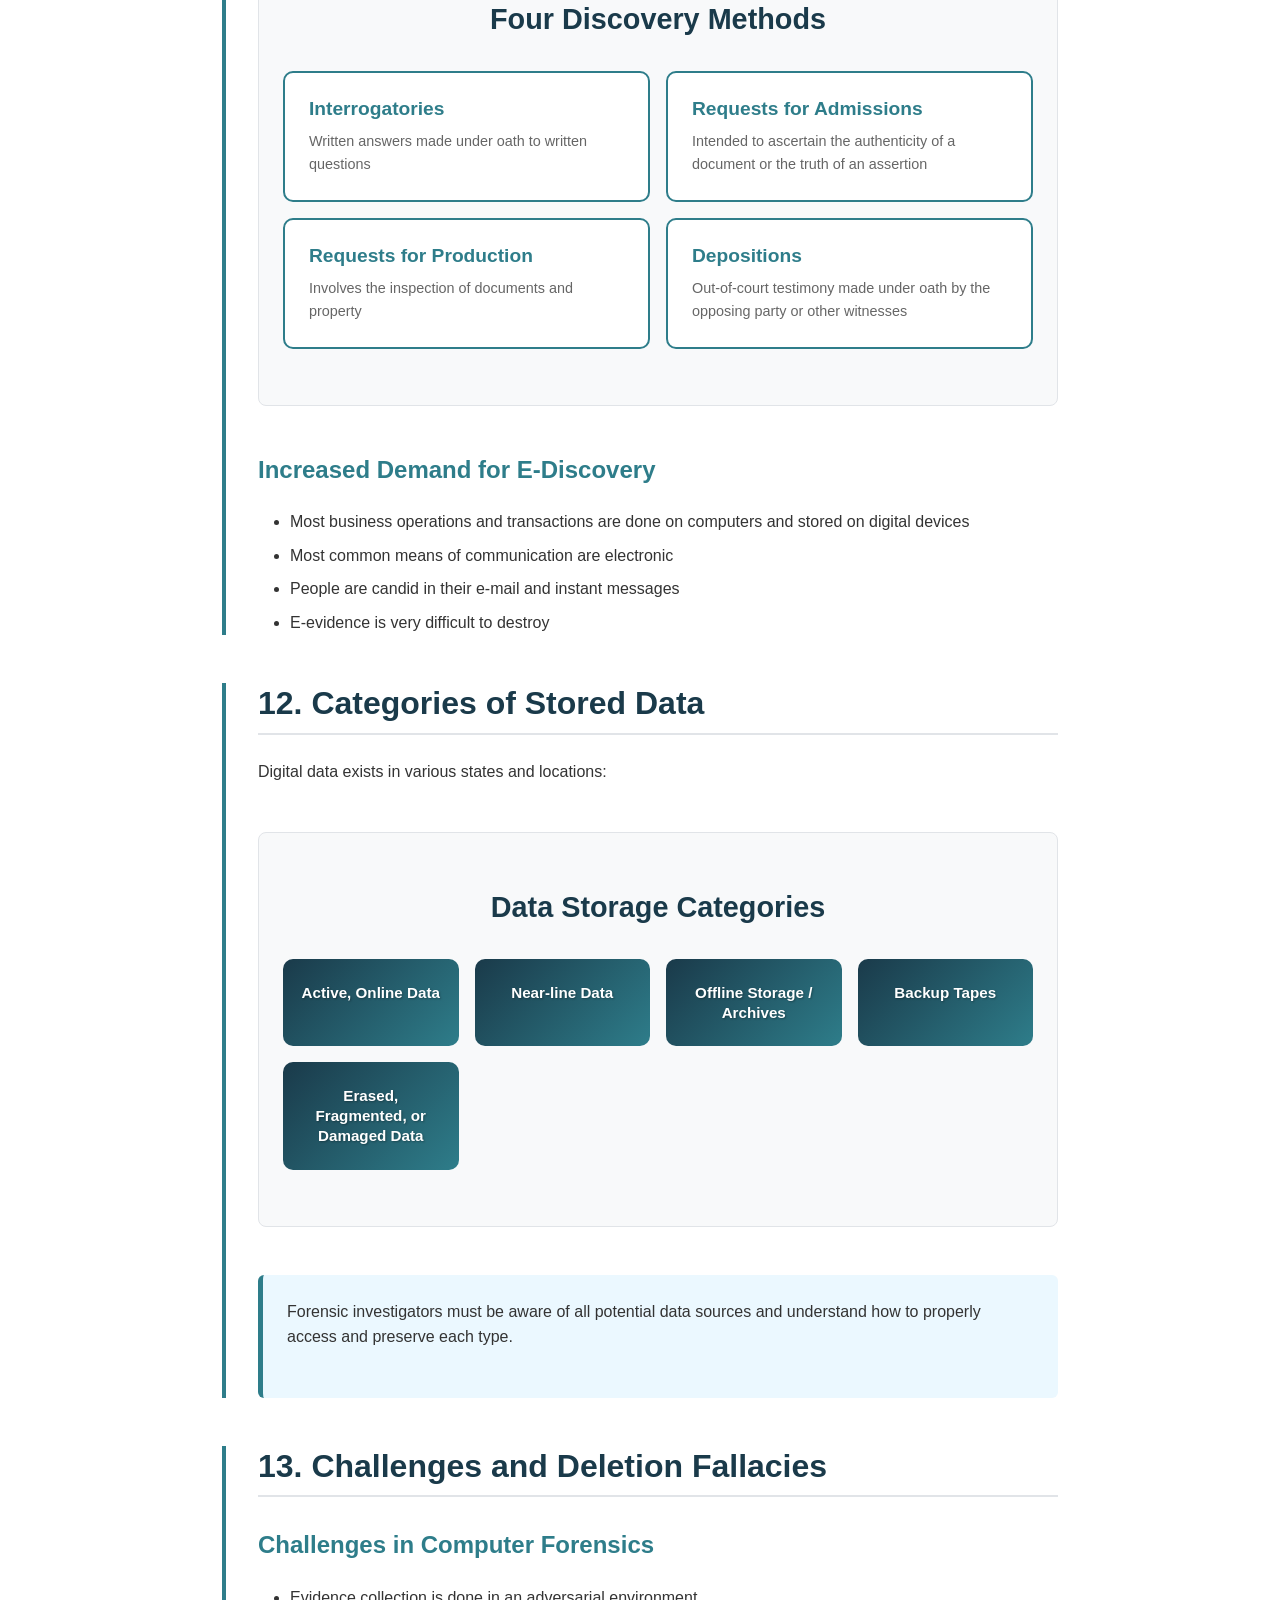
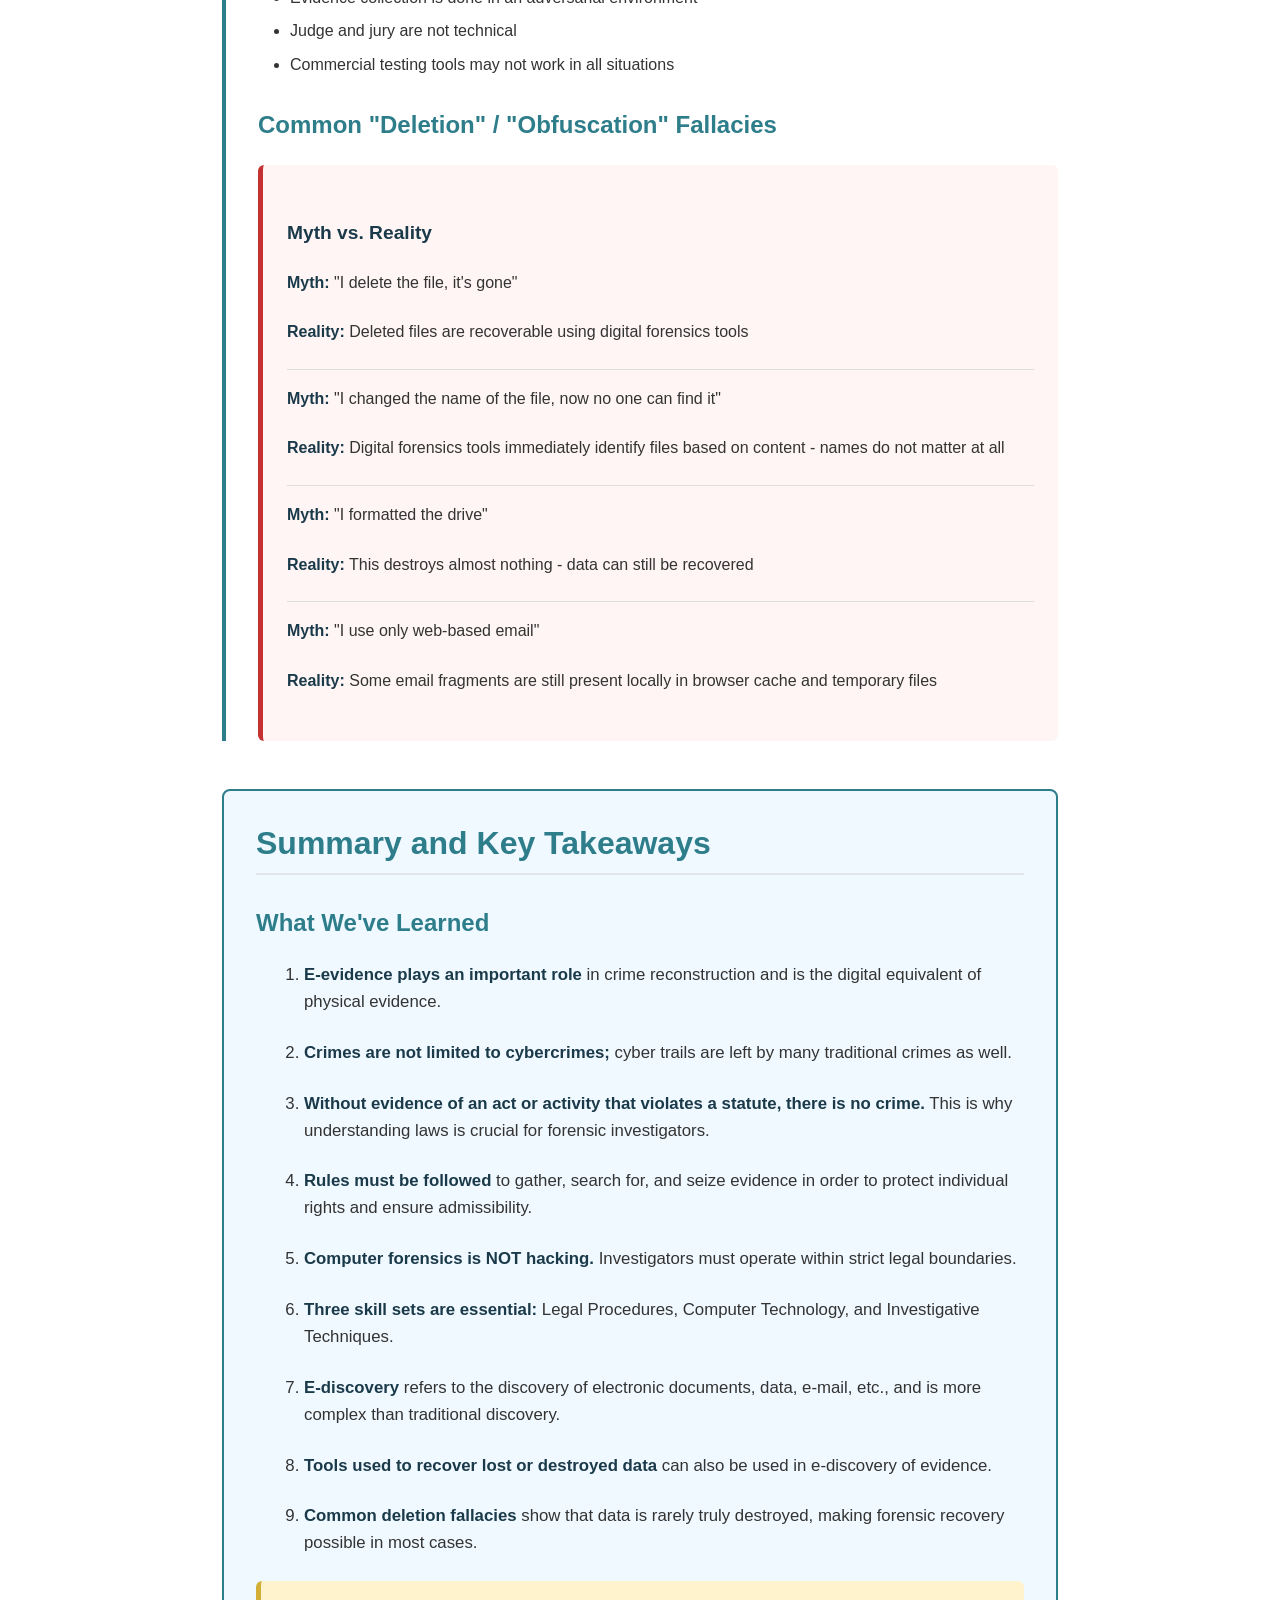
<file: weeks/week1.html>
<!DOCTYPE html>
<html lang="en">
<head>
    <meta charset="UTF-8">
    <meta name="viewport" content="width=device-width, initial-scale=1.0">
    <title>Week 1: Introduction to Computer Forensics</title>
    <link rel="stylesheet" href="../css/styles.css">
</head>
<body>
    <!-- Language Switcher -->
    <div class="language-switcher">
        <a href="week1_ar.html" class="lang-button" title="Switch to Arabic">العربية</a>
    </div>

    <header>
        <h1>Introduction to Computer Forensics</h1>
        <p class="subtitle">Week 1: Fundamentals of Digital Investigation</p>
    </header>

    <nav class="table-of-contents no-print">
        <h2>Contents</h2>
        <ul>
            <li><a href="#objectives">Learning Objectives</a></li>
            <li><a href="#what-is">1. What is Computer Forensics?</a></li>
            <li><a href="#not-hacking">2. Computer Forensics is NOT Hacking</a></li>
            <li><a href="#intro">3. Introduction to E-Evidence</a></li>
            <li><a href="#crimes">4. Basics of Crimes</a></li>
            <li><a href="#crime-categories">5. Crime Categories and Sentencing</a></li>
            <li><a href="#cybercrime">6. Cybercrime Categories</a></li>
            <li><a href="#skills">7. Computer Forensics Skills</a></li>
            <li><a href="#evidence">8. Evidence Basics and Types</a></li>
            <li><a href="#electronic-evidence">9. Electronic Evidence</a></li>
            <li><a href="#importance">10. Importance of Computer Forensics</a></li>
            <li><a href="#discovery">11. Discovery Process and Methods</a></li>
            <li><a href="#stored-data">12. Categories of Stored Data</a></li>
            <li><a href="#challenges">13. Challenges and Deletion Fallacies</a></li>
            <li><a href="#summary">Summary</a></li>
        </ul>
    </nav>

    <main>
        <!-- Learning Objectives -->
        <section id="objectives" class="learning-objectives">
            <h2>Learning Objectives</h2>
            <p>By the end of this week, you will be able to:</p>
            <ul>
                <li>Understand the concept of computer forensic investigation</li>
                <li>Understand what constitutes a crime and identify categories of crime</li>
                <li>Explain the different types of evidence</li>
                <li>Identify how electronic evidence differs from physical evidence</li>
            </ul>
        </section>

        <!-- Section 1: What is Computer Forensics? -->
        <section id="what-is" class="content-section">
            <h2>1. What is Computer Forensics?</h2>

            <div class="definition">
                <h3>Definition</h3>
                <p><strong>Computer Forensics</strong> is the search for, and the collection of, evidence from computer systems in a standardized and well-documented manner to maintain its admissibility and probative value in a legal proceeding.</p>
            </div>

            <p>Computer forensics involves:</p>
            <ul>
                <li><strong>Identification:</strong> Recognizing potential sources of digital evidence</li>
                <li><strong>Preservation:</strong> Protecting evidence from alteration or destruction</li>
                <li><strong>Collection:</strong> Gathering evidence using proper techniques</li>
                <li><strong>Analysis:</strong> Examining data to find relevant information</li>
                <li><strong>Documentation:</strong> Recording all findings and processes</li>
                <li><strong>Presentation:</strong> Reporting results in a legally acceptable manner</li>
            </ul>

            <div class="key-message">
                <p><strong>Interactive Demo:</strong> Experience the 6-step forensic investigation process through our interactive demonstration.</p>
                <p style="margin-top: 0.5rem;"><a href="../demos/forensic_process_demo.html" style="color: var(--secondary-color); font-weight: 600;">Launch Forensic Process Demo &rarr;</a></p>
            </div>
        </section>

        <!-- Section 2: Computer Forensics is NOT Hacking -->
        <section id="not-hacking" class="content-section">
            <h2>2. Computer Forensics is NOT Hacking</h2>

            <div class="warning-box">
                <h4>Critical Legal Warning</h4>
                <p>Computer forensics must be conducted within strict legal boundaries. The following activities are illegal and can result in felony charges:</p>
                <ul>
                    <li><strong>Never</strong> use "Spy-ware"</li>
                    <li><strong>Never</strong> "hack" a password</li>
                    <li><strong>Never</strong> login to an account unauthorized (without a warrant or court order)</li>
                    <li>Keystroke loggers are no longer legal without proper authorization</li>
                </ul>
            </div>

            <div class="key-message">
                <p><strong>Important:</strong> All of these violations are now (usually) a felony. The law is in flux, so always stay updated on current legal requirements. When in doubt, consult legal counsel before proceeding with any investigation.</p>
            </div>

            <article class="forensic-concept">
                <h4>The Ethical Investigator</h4>
                <p>A computer forensic investigator must:</p>
                <ul>
                    <li>Obtain proper legal authorization before accessing any system</li>
                    <li>Follow established protocols and procedures</li>
                    <li>Document every action taken during an investigation</li>
                    <li>Maintain the integrity of all evidence</li>
                    <li>Never alter or destroy original evidence</li>
                </ul>
            </article>
        </section>

        <!-- Section 3: Introduction to E-Evidence -->
        <section id="intro" class="content-section">
            <h2>3. Introduction to E-Evidence</h2>

            <p>Criminal investigations involve the analysis of various types of evidence:</p>
            <ul>
                <li>Ballistic or bloodstain patterns</li>
                <li>Gunpowder residue</li>
                <li>Tire tracks</li>
                <li>Fingerprints</li>
                <li>Evidence left by electronic devices</li>
            </ul>

            <div class="definition">
                <h3>E-Evidence</h3>
                <p><strong>E-evidence</strong> (Electronic Evidence) is the digital equivalent of the physical evidence found at crime scenes. It provides crucial information about activities, communications, and intentions.</p>
            </div>

            <h3>The Digital Landscape</h3>
            <ul>
                <li>The expansion of the Internet provides countless opportunities for crimes to be committed</li>
                <li>Digital technologies record and document electronic trails of information that can be analyzed later</li>
            </ul>

            <h4>Sources of Electronic Trails:</h4>
            <ul>
                <li>E-mail communications</li>
                <li>Instant messages (IM)</li>
                <li>Web site visits and browsing history</li>
                <li>PDAs and mobile devices</li>
                <li>Smart phones</li>
                <li>Cookies and log files</li>
            </ul>
        </section>

        <!-- Section 4: Basics of Crimes -->
        <section id="crimes" class="content-section">
            <h2>4. Basics of Crimes</h2>

            <p>Early cases illustrate the importance of knowing the law regarding computer crimes:</p>

            <div class="case-study">
                <h4>Case Study: Morris Worm (1988)</h4>
                <ul>
                    <li>Robert T. Morris Jr. created one of the first recognized worms</li>
                    <li>Morris was charged with violation of the <strong>Computer Fraud and Abuse Act (CFAA)</strong></li>
                    <li>Sentenced to: 3 years probation, 400 hours of community service, and a $10,500 fine</li>
                </ul>
            </div>

            <div class="case-study">
                <h4>Case Study: Lovebug Virus (2000)</h4>
                <ul>
                    <li>Created by Onel De Guzman from the Philippines</li>
                    <li>Caused approximately <strong>$7 billion in damage</strong> worldwide</li>
                    <li>De Guzman was released because <strong>no law in the Philippines</strong> made what he had done a crime at that time</li>
                </ul>
            </div>

            <div class="key-message">
                <p><strong>Key Insight:</strong> Computer crimes can be prosecuted <em>only if they violate existing laws</em>. This highlights the importance of having up-to-date cybercrime legislation.</p>
            </div>

            <h3>Definition of Crime</h3>
            <div class="definition">
                <p>A <strong>crime</strong> is an offensive act against society that violates a law and is punishable by the government.</p>
            </div>

            <p>Two important principles in this definition:</p>
            <ol>
                <li>The act must violate at least one criminal law</li>
                <li>It is the government (not the victim of the crime) that punishes the violator</li>
            </ol>
        </section>

        <!-- Section 5: Crime Categories and Sentencing -->
        <section id="crime-categories" class="content-section">
            <h2>5. Crime Categories and Sentencing</h2>

            <p>Crimes are divided into two broad categories:</p>

            <table>
                <thead>
                    <tr>
                        <th>Category</th>
                        <th>Severity</th>
                        <th>Punishment</th>
                    </tr>
                </thead>
                <tbody>
                    <tr>
                        <td><strong>Felonies</strong></td>
                        <td>Serious crimes</td>
                        <td>Fine and more than one year in prison</td>
                    </tr>
                    <tr>
                        <td><strong>Misdemeanors</strong></td>
                        <td>Lesser crimes</td>
                        <td>Fine and less than one year in prison</td>
                    </tr>
                </tbody>
            </table>

            <div class="forensic-note">
                <p>The severity of punishment for computer crimes depends on factors such as the amount of damage caused, the number of victims, and whether the perpetrator has prior offenses.</p>
            </div>
        </section>

        <!-- Section 6: Cybercrime Categories -->
        <section id="cybercrime" class="content-section">
            <h2>6. Cybercrime Categories</h2>

            <p>The following terms are used interchangeably:</p>
            <ul>
                <li>Computer crime</li>
                <li>Cybercrime</li>
                <li>Information crime</li>
                <li>High-tech crime</li>
            </ul>

            <h3>Two Categories of Computer-Related Offenses</h3>

            <div class="diagram-container">
                <div class="diagram-title-section">
                    <h3 class="diagram-title">Computer Crime Categories</h3>
                </div>
                <div class="discovery-methods">
                    <div class="discovery-method">
                        <h4>Computer as Target</h4>
                        <p>The computer or its data is the target of the crime. Examples: hacking, data theft, malware attacks, denial of service.</p>
                    </div>
                    <div class="discovery-method">
                        <h4>Computer as Instrument</h4>
                        <p>The computer is used as a tool to commit the crime. Examples: fraud, identity theft, online harassment, distribution of illegal content.</p>
                    </div>
                </div>
            </div>

            <h3>Information Warfare and Cyberterrorism</h3>
            <p><strong>Information warfare</strong> is the extension of war into and through cyberspace. It includes attacks on critical infrastructure, espionage, and disruption of communications.</p>
        </section>

        <!-- Section 7: Computer Forensics Skills -->
        <section id="skills" class="content-section">
            <h2>7. Computer Forensics Skills</h2>

            <p>An investigator's success depends on three skill sets. The value of recovered evidence depends on expertise in these areas:</p>

            <div class="diagram-container">
                <div class="diagram-title-section">
                    <h3 class="diagram-title">The Forensic Investigator's Skills Triangle</h3>
                </div>
                <div class="skills-triangle-container">
                    <div class="skills-triangle">
                        <div class="skill-pillar pillar-legal">
                            Legal Procedures<br>&<br>Laws of Evidence
                        </div>
                        <div class="skill-pillar pillar-tech">
                            Computer<br>Technology
                        </div>
                        <div class="skill-pillar pillar-investigative">
                            Investigative<br>Techniques
                        </div>
                        <div class="skills-center">
                            <strong>Forensic</strong><br>
                            <small>Expert</small>
                        </div>
                    </div>
                </div>
            </div>

            <article class="forensic-concept">
                <h4>1. Legal Procedures & Laws of Evidence</h4>
                <ul>
                    <li>Understanding search and seizure laws</li>
                    <li>Maintaining chain of custody</li>
                    <li>Ensuring evidence admissibility</li>
                    <li>Expert witness testimony requirements</li>
                </ul>
            </article>

            <article class="forensic-concept">
                <h4>2. Computer Technology</h4>
                <ul>
                    <li>Operating systems and file systems</li>
                    <li>Network protocols and architecture</li>
                    <li>Data storage and recovery techniques</li>
                    <li>Encryption and security mechanisms</li>
                </ul>
            </article>

            <article class="forensic-concept">
                <h4>3. Investigative Techniques</h4>
                <ul>
                    <li>Evidence identification and collection</li>
                    <li>Interview and interrogation methods</li>
                    <li>Crime scene documentation</li>
                    <li>Analytical and critical thinking</li>
                </ul>
            </article>
        </section>

        <!-- Section 8: Evidence Basics and Types -->
        <section id="evidence" class="content-section">
            <h2>8. Evidence Basics and Types</h2>

            <div class="definition">
                <h3>What is Evidence?</h3>
                <p><strong>Evidence</strong> is proof of a fact about what did or did not happen.</p>
            </div>

            <h3>Three Types of Evidence for Persuasion</h3>
            <ul>
                <li><strong>Testimony of a witness</strong> - Verbal or written statements from individuals</li>
                <li><strong>Physical evidence</strong> - Tangible items that can be collected and examined</li>
                <li><strong>Electronic evidence</strong> - Digital data stored on or transmitted by electronic devices</li>
            </ul>

            <div class="key-message">
                <p><strong>Important:</strong> Both cybercrimes and traditional crimes can leave cybertrails of evidence.</p>
            </div>

            <h3>Types of Evidence</h3>

            <div class="diagram-container">
                <div class="diagram-title-section">
                    <h3 class="diagram-title">Evidence Classification</h3>
                </div>
                <div class="evidence-grid">
                    <div class="evidence-card evidence-artifact">
                        <div class="evidence-icon">🔍</div>
                        <h4>Artifact Evidence</h4>
                        <p>Change in evidence that causes investigator to think the evidence relates to the crime</p>
                    </div>
                    <div class="evidence-card evidence-inculpatory">
                        <div class="evidence-icon">⚖️</div>
                        <h4>Inculpatory Evidence</h4>
                        <p>Evidence that supports a given theory (points toward guilt)</p>
                    </div>
                    <div class="evidence-card evidence-exculpatory">
                        <div class="evidence-icon">🛡️</div>
                        <h4>Exculpatory Evidence</h4>
                        <p>Evidence that contradicts a given theory (points toward innocence)</p>
                    </div>
                    <div class="evidence-card evidence-admissible">
                        <div class="evidence-icon">✓</div>
                        <h4>Admissible Evidence</h4>
                        <p>Evidence allowed to be presented at trial</p>
                    </div>
                    <div class="evidence-card evidence-inadmissible">
                        <div class="evidence-icon">✗</div>
                        <h4>Inadmissible Evidence</h4>
                        <p>Evidence that cannot be presented at trial</p>
                    </div>
                    <div class="evidence-card evidence-tainted">
                        <div class="evidence-icon">⚠️</div>
                        <h4>Tainted Evidence</h4>
                        <p>Evidence obtained from illegal search or seizure</p>
                    </div>
                </div>
            </div>

            <h3>Additional Evidence Types</h3>
            <ul>
                <li><strong>Circumstantial evidence:</strong> Shows circumstances that logically lead to a conclusion of fact</li>
                <li><strong>Hearsay evidence:</strong> Secondhand evidence (testimony about what someone else said)</li>
                <li><strong>Material evidence:</strong> Evidence relevant and significant to the lawsuit</li>
                <li><strong>Immaterial evidence:</strong> Evidence that is not relevant or significant</li>
            </ul>
        </section>

        <!-- Section 9: Electronic Evidence -->
        <section id="electronic-evidence" class="content-section">
            <h2>9. Electronic Evidence: Technology and Legal Issues</h2>

            <div class="forensic-note">
                <h4>Key Characteristics of Electronic Evidence</h4>
                <ul>
                    <li><strong>Volatile:</strong> Electronic evidence may be easily changed</li>
                    <li><strong>Persistent:</strong> Conversely, it is difficult to delete entirely</li>
                    <li><strong>Abundant:</strong> E-mail evidence has become the most common type of e-evidence</li>
                </ul>
            </div>

            <h3>Search Warrant Requirements</h3>
            <p>For evidence to be admissible, proper legal procedures must be followed:</p>
            <ul>
                <li>A search warrant is issued only if law enforcement provides sufficient proof that there is <strong>probable cause</strong> a crime has been committed</li>
                <li>The law officer must specify what premises, things, or persons will be searched</li>
                <li>Evidence discovered during the search can be seized</li>
            </ul>

            <div class="case-study">
                <h4>Real Case: Forensics Saves a Life (2004)</h4>
                <p>In 2004, Bobbie Jo Stinnett was murdered and her unborn baby "kidnapped." Police examined her computer and traced an IP address to Lisa Montgomery, who had corresponded with Stinnett over the Internet. This case demonstrates how computer forensics can be crucial in solving violent crimes.</p>
            </div>
        </section>

        <!-- Section 10: Importance of Computer Forensics -->
        <section id="importance" class="content-section">
            <h2>10. Importance of Computer Forensics</h2>

            <h3>Computer Forensics Investigations Supply Evidence For:</h3>

            <h4>Criminal Cases:</h4>
            <ul>
                <li>Homicide investigations</li>
                <li>Financial fraud</li>
                <li>Drug-related crimes</li>
                <li>Child exploitation cases</li>
            </ul>

            <h4>Civil Cases:</h4>
            <ul>
                <li>Fraud claims</li>
                <li>Divorce proceedings</li>
                <li>Discrimination lawsuits</li>
                <li>Harassment cases</li>
            </ul>

            <p>Computer forensics is also used to <strong>prevent, detect, and respond</strong> to cyber attacks.</p>

            <div class="case-study">
                <h4>Largest Computer Forensics Case in History: Enron</h4>
                <ul>
                    <li>Government investigators searched more than 400 computers and handheld devices</li>
                    <li>Over 10,000 backup tapes were examined</li>
                    <li>The investigation included records from Arthur Andersen, Enron's accounting firm</li>
                    <li>"Explosive" e-mail from J.P. Morgan Chase employees about Enron was part of a corollary case</li>
                </ul>
            </div>

            <h3>What Computer Forensics Can Reveal:</h3>
            <ul>
                <li>Theft of intellectual property, trade secrets, confidential data</li>
                <li>Defamatory or revealing statements in chat rooms, usenet groups, or IM</li>
                <li>Sending of harassing, hateful, or other objectionable e-mail</li>
                <li>Downloading of criminally pornographic material</li>
                <li>Downloading or installation of unlicensed software</li>
                <li>Online gambling, insider trading, solicitation, drug trafficking</li>
                <li>Files accessed, altered, or saved</li>
            </ul>

            <h3>What Computer Forensics Can Recover:</h3>
            <ul>
                <li>Lost client records intentionally deleted by an employee</li>
                <li>Proof that an ex-employee stole company trade secrets</li>
                <li>Proof of violations of noncompete agreements</li>
                <li>Proof that a supplier's information security negligence caused costly mistakes</li>
                <li>Proof of a safer design of a defective item in a product liability suit</li>
                <li>Earlier drafts of sensitive documents or altered spreadsheets to prove intent in a fraud claim</li>
            </ul>
        </section>

        <!-- Section 11: Discovery Process and Methods -->
        <section id="discovery" class="content-section">
            <h2>11. Discovery Process and Methods</h2>

            <div class="definition">
                <h3>Discovery Process</h3>
                <p><strong>Discovery</strong> is the pretrial right of each party to "discover" or learn about the opponent's case. It includes information that must be provided by each party if requested.</p>
            </div>

            <h3>Methods of Discovery</h3>

            <div class="diagram-container">
                <div class="diagram-title-section">
                    <h3 class="diagram-title">Four Discovery Methods</h3>
                </div>
                <div class="discovery-methods">
                    <div class="discovery-method">
                        <h4>Interrogatories</h4>
                        <p>Written answers made under oath to written questions</p>
                    </div>
                    <div class="discovery-method">
                        <h4>Requests for Admissions</h4>
                        <p>Intended to ascertain the authenticity of a document or the truth of an assertion</p>
                    </div>
                    <div class="discovery-method">
                        <h4>Requests for Production</h4>
                        <p>Involves the inspection of documents and property</p>
                    </div>
                    <div class="discovery-method">
                        <h4>Depositions</h4>
                        <p>Out-of-court testimony made under oath by the opposing party or other witnesses</p>
                    </div>
                </div>
            </div>

            <h3>Increased Demand for E-Discovery</h3>
            <ul>
                <li>Most business operations and transactions are done on computers and stored on digital devices</li>
                <li>Most common means of communication are electronic</li>
                <li>People are candid in their e-mail and instant messages</li>
                <li>E-evidence is very difficult to destroy</li>
            </ul>
        </section>

        <!-- Section 12: Categories of Stored Data -->
        <section id="stored-data" class="content-section">
            <h2>12. Categories of Stored Data</h2>

            <p>Digital data exists in various states and locations:</p>

            <div class="diagram-container">
                <div class="diagram-title-section">
                    <h3 class="diagram-title">Data Storage Categories</h3>
                </div>
                <div class="data-categories-grid">
                    <div class="data-category-card">
                        <h4>Active, Online Data</h4>
                    </div>
                    <div class="data-category-card">
                        <h4>Near-line Data</h4>
                    </div>
                    <div class="data-category-card">
                        <h4>Offline Storage / Archives</h4>
                    </div>
                    <div class="data-category-card">
                        <h4>Backup Tapes</h4>
                    </div>
                    <div class="data-category-card">
                        <h4>Erased, Fragmented, or Damaged Data</h4>
                    </div>
                </div>
            </div>

            <div class="forensic-note">
                <p>Forensic investigators must be aware of all potential data sources and understand how to properly access and preserve each type.</p>
            </div>
        </section>

        <!-- Section 13: Challenges and Deletion Fallacies -->
        <section id="challenges" class="content-section">
            <h2>13. Challenges and Deletion Fallacies</h2>

            <h3>Challenges in Computer Forensics</h3>
            <ul>
                <li>Evidence collection is done in an adversarial environment</li>
                <li>Judge and jury are not technical</li>
                <li>Commercial testing tools may not work in all situations</li>
            </ul>

            <h3>Common "Deletion" / "Obfuscation" Fallacies</h3>

            <div class="warning-box">
                <h4>Myth vs. Reality</h4>

                <p><strong>Myth:</strong> "I delete the file, it's gone"</p>
                <p><strong>Reality:</strong> Deleted files are recoverable using digital forensics tools</p>

                <hr style="margin: 1rem 0; border: none; border-top: 1px solid #ddd;">

                <p><strong>Myth:</strong> "I changed the name of the file, now no one can find it"</p>
                <p><strong>Reality:</strong> Digital forensics tools immediately identify files based on content - names do not matter at all</p>

                <hr style="margin: 1rem 0; border: none; border-top: 1px solid #ddd;">

                <p><strong>Myth:</strong> "I formatted the drive"</p>
                <p><strong>Reality:</strong> This destroys almost nothing - data can still be recovered</p>

                <hr style="margin: 1rem 0; border: none; border-top: 1px solid #ddd;">

                <p><strong>Myth:</strong> "I use only web-based email"</p>
                <p><strong>Reality:</strong> Some email fragments are still present locally in browser cache and temporary files</p>
            </div>
        </section>

        <!-- Summary -->
        <section id="summary" class="content-section summary">
            <h2>Summary and Key Takeaways</h2>

            <h3>What We've Learned</h3>
            <ol>
                <li><strong>E-evidence plays an important role</strong> in crime reconstruction and is the digital equivalent of physical evidence.</li>

                <li><strong>Crimes are not limited to cybercrimes;</strong> cyber trails are left by many traditional crimes as well.</li>

                <li><strong>Without evidence of an act or activity that violates a statute, there is no crime.</strong> This is why understanding laws is crucial for forensic investigators.</li>

                <li><strong>Rules must be followed</strong> to gather, search for, and seize evidence in order to protect individual rights and ensure admissibility.</li>

                <li><strong>Computer forensics is NOT hacking.</strong> Investigators must operate within strict legal boundaries.</li>

                <li><strong>Three skill sets are essential:</strong> Legal Procedures, Computer Technology, and Investigative Techniques.</li>

                <li><strong>E-discovery</strong> refers to the discovery of electronic documents, data, e-mail, etc., and is more complex than traditional discovery.</li>

                <li><strong>Tools used to recover lost or destroyed data</strong> can also be used in e-discovery of evidence.</li>

                <li><strong>Common deletion fallacies</strong> show that data is rarely truly destroyed, making forensic recovery possible in most cases.</li>
            </ol>

            <div class="key-message">
                <p><strong>Looking Ahead:</strong> In Week 2, we'll explore data acquisition methods and learn how to properly collect digital evidence while maintaining its integrity.</p>
            </div>
        </section>
    </main>

    <footer>
        <section id="image-credits">
            <h2>Credits and Attributions</h2>
            <p class="credits-intro">All diagrams in this document are original educational works created specifically for this course.</p>
            <ul class="credits-list">
                <li><strong>Skills Triangle Diagram:</strong> Original educational diagram. Licensed under CC BY 4.0</li>
                <li><strong>Evidence Types Grid:</strong> Original educational diagram. Licensed under CC BY 4.0</li>
                <li><strong>Discovery Methods:</strong> Original educational diagram. Licensed under CC BY 4.0</li>
                <li><strong>Data Categories:</strong> Original educational diagram. Licensed under CC BY 4.0</li>
            </ul>
        </section>

        <p style="text-align: center; margin-top: 2rem;">
            <a href="../index.html">&larr; Back to Course Home</a>
        </p>
    </footer>
</body>
</html>
</file>
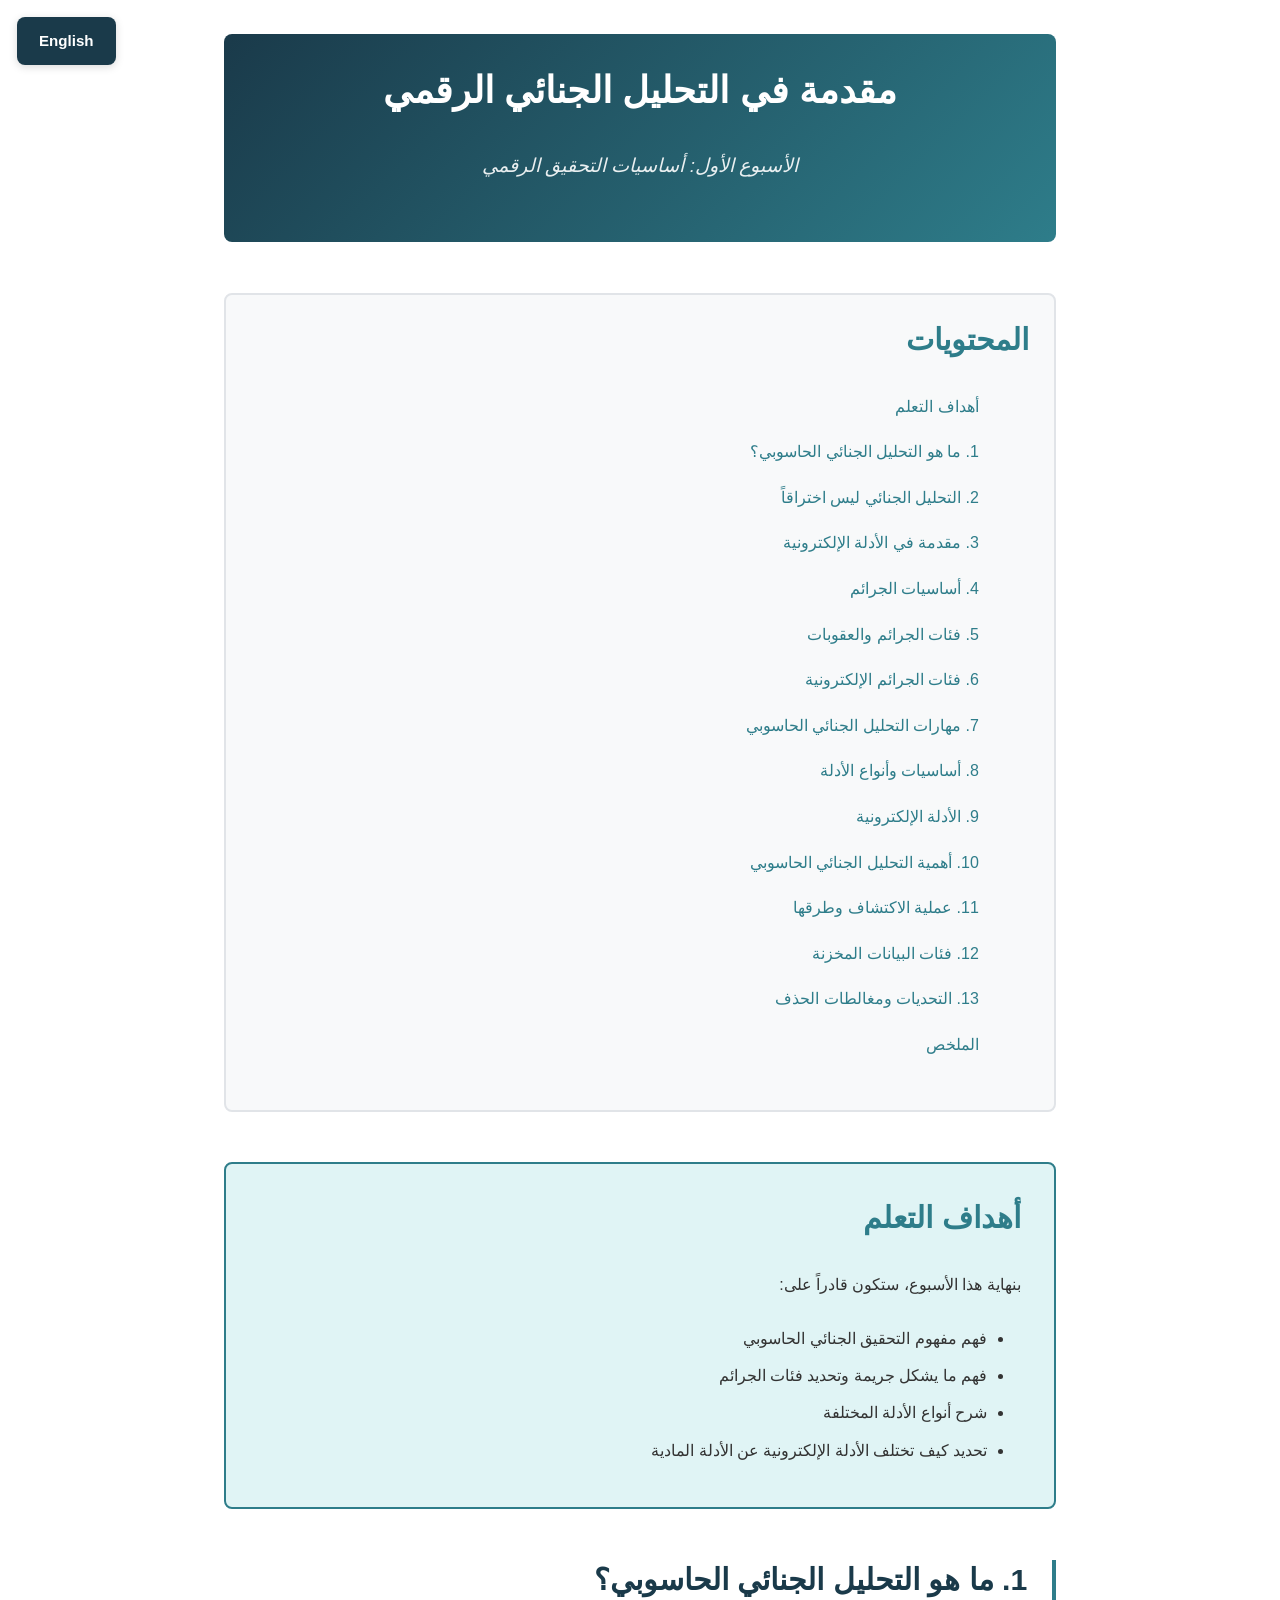
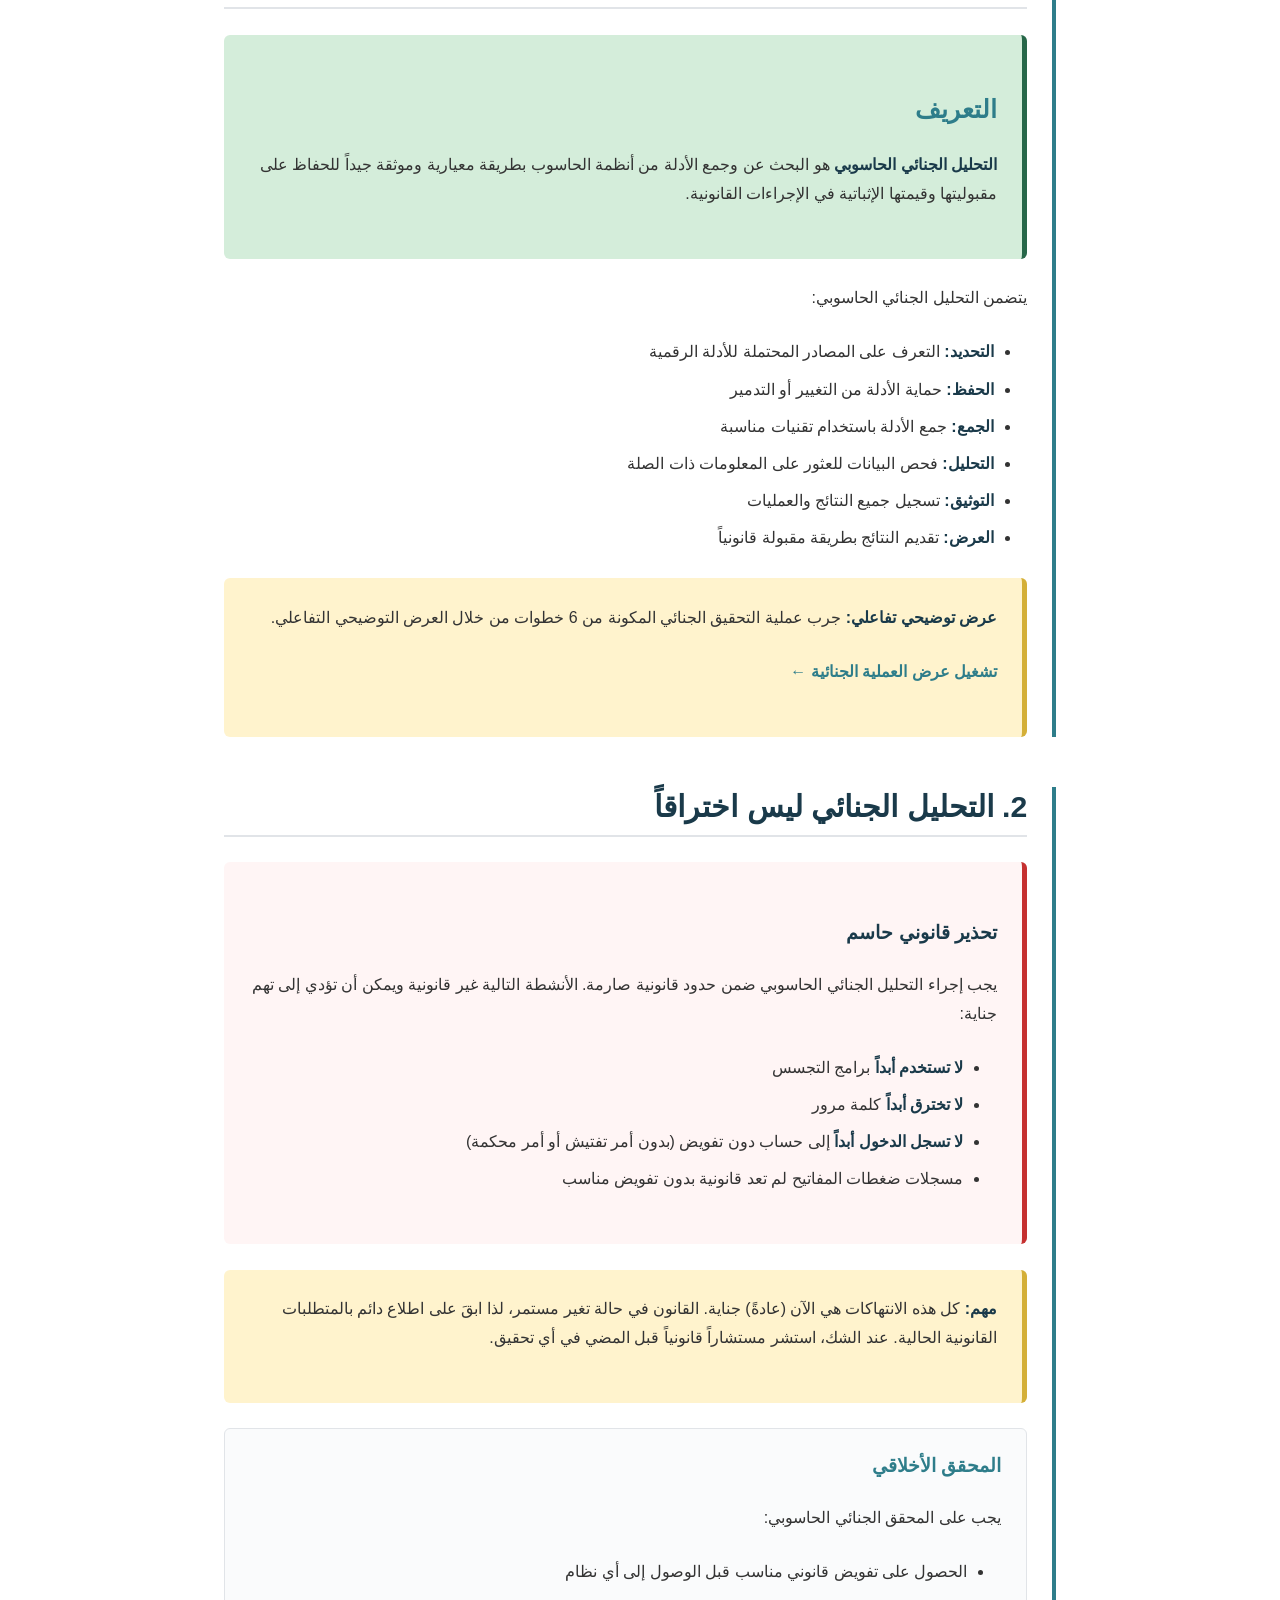
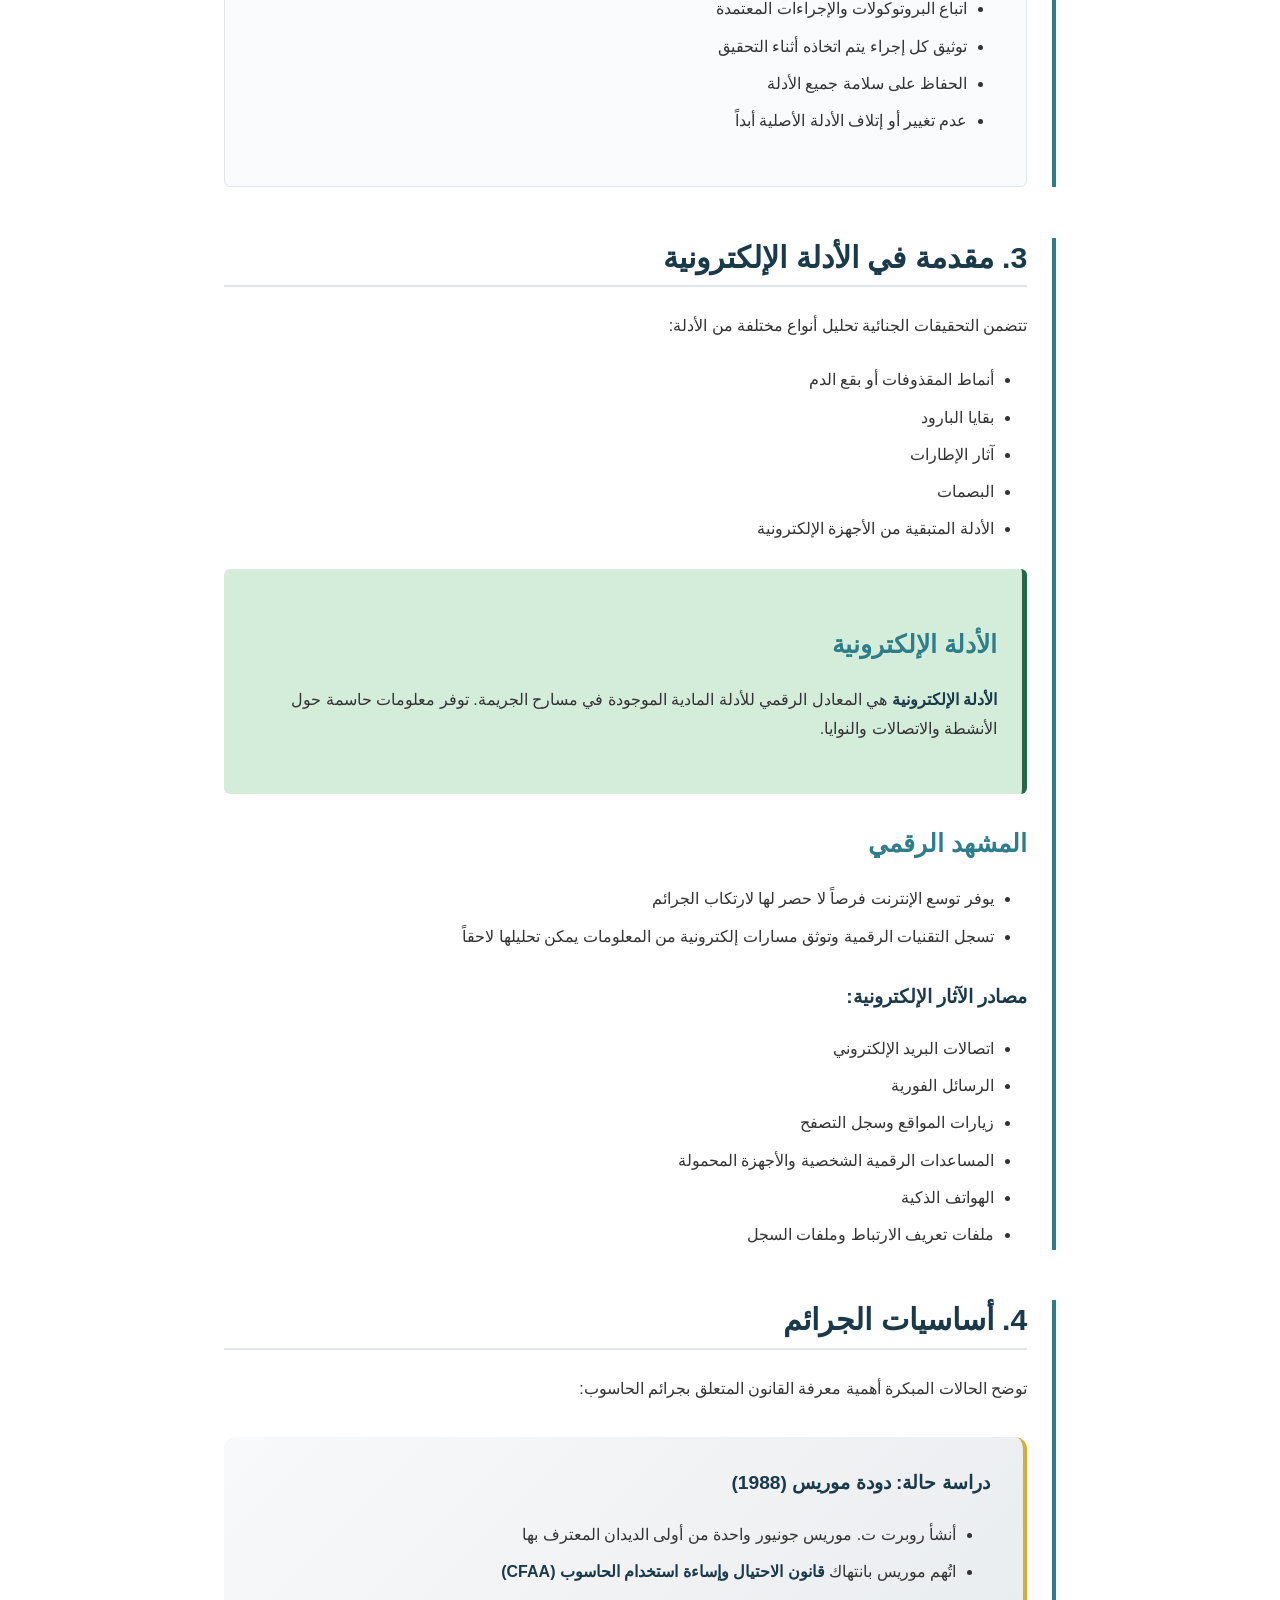
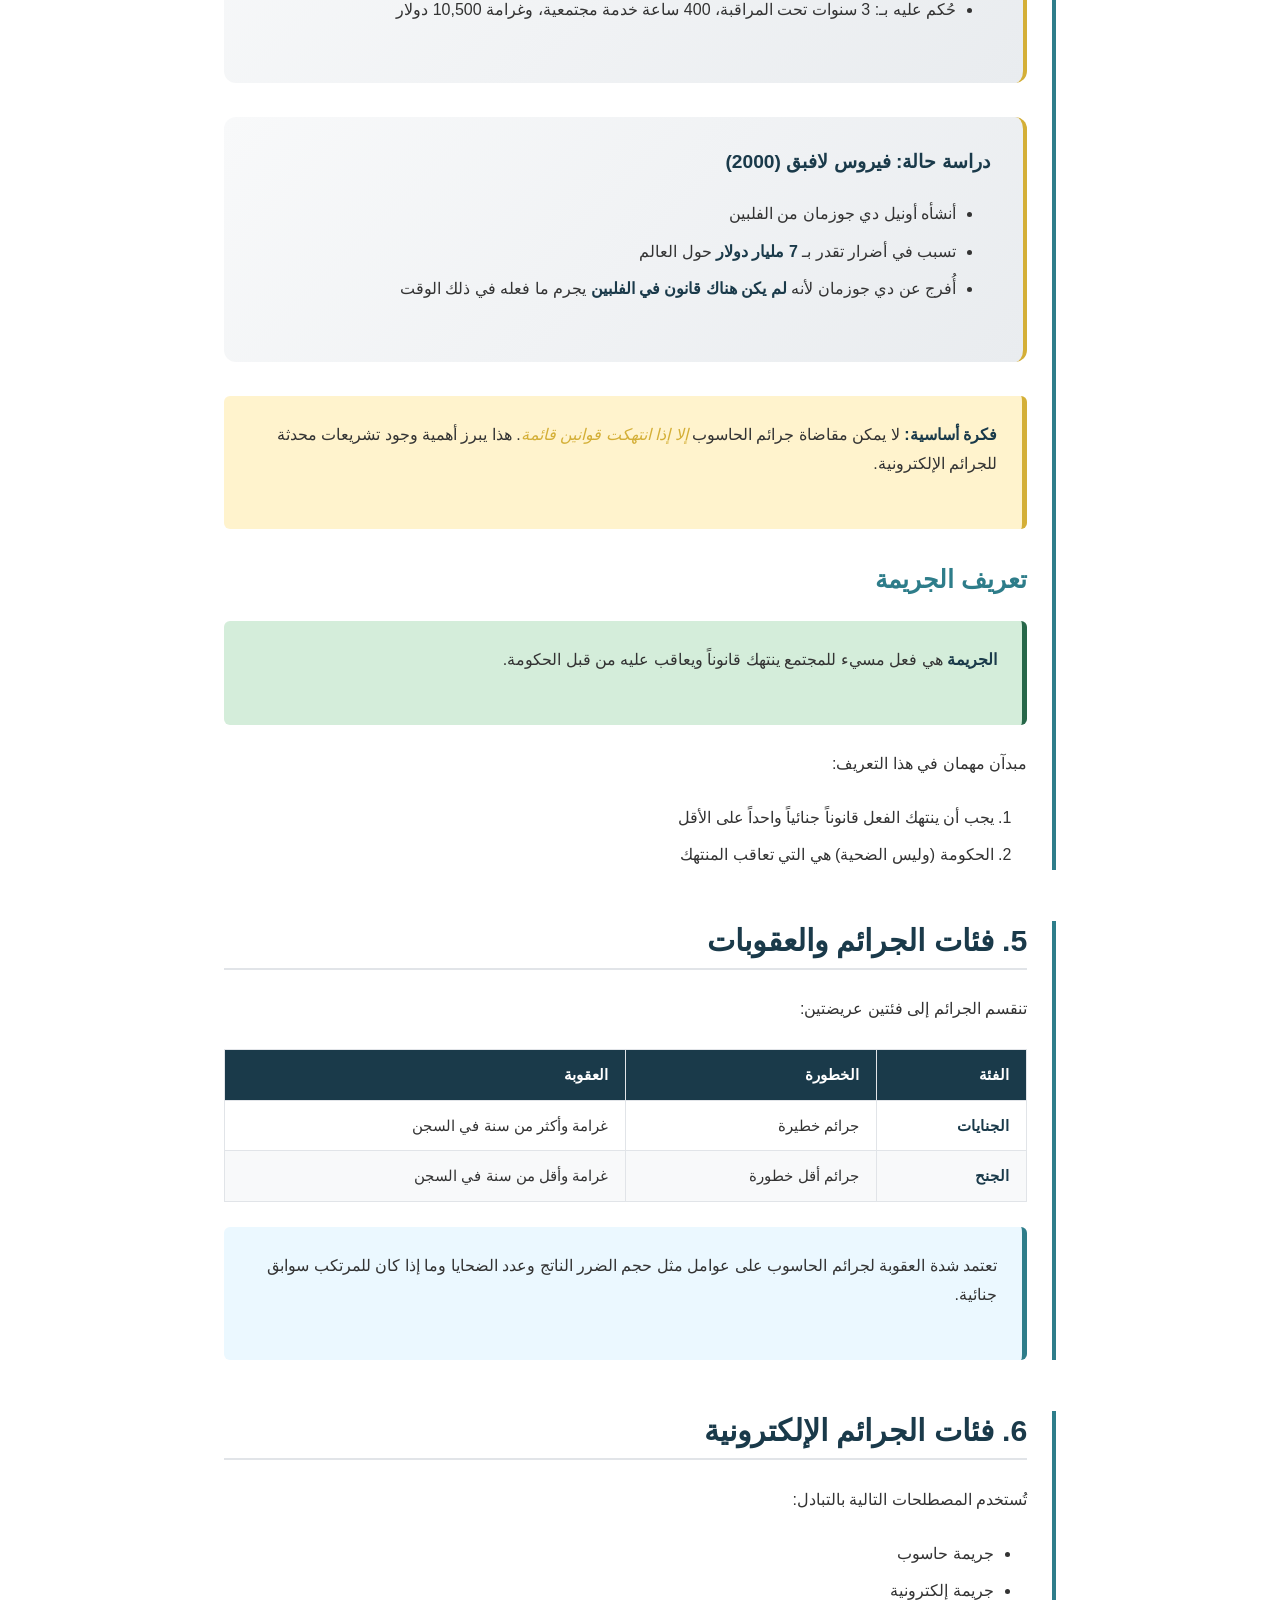
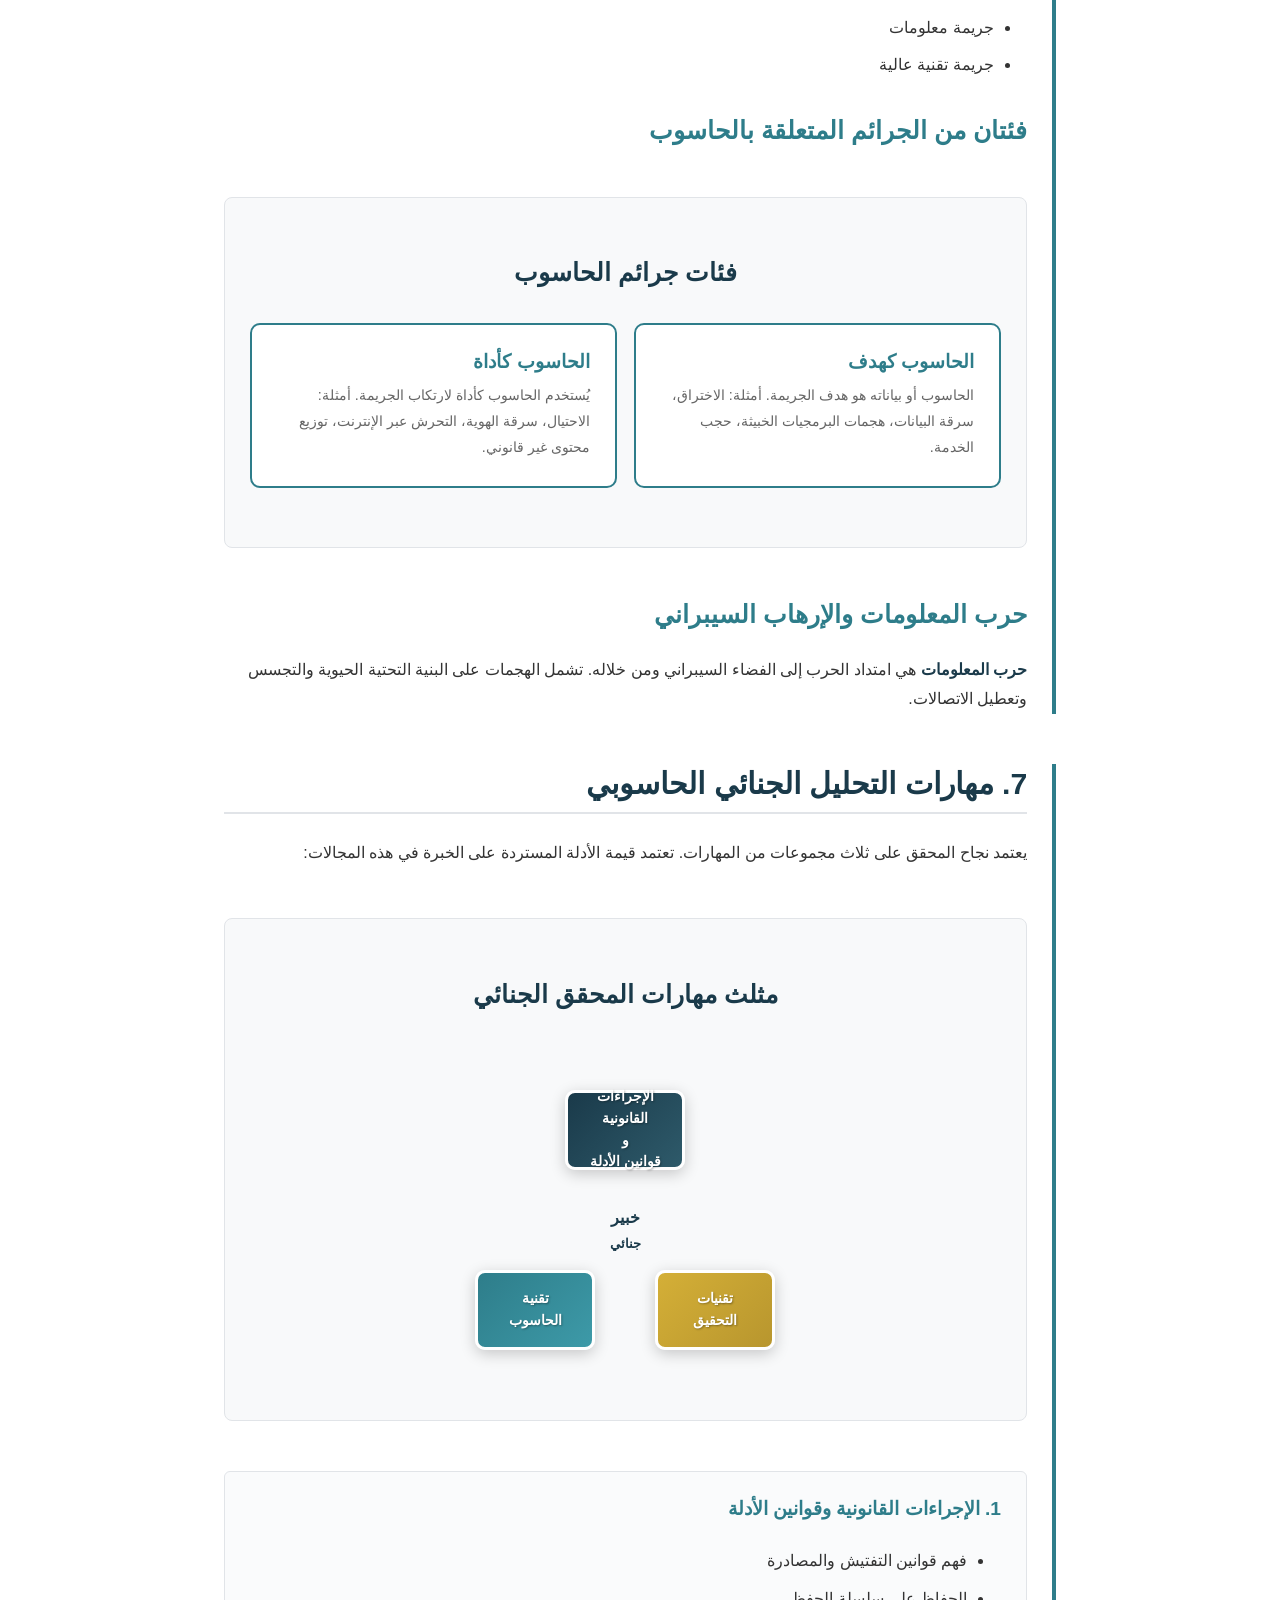
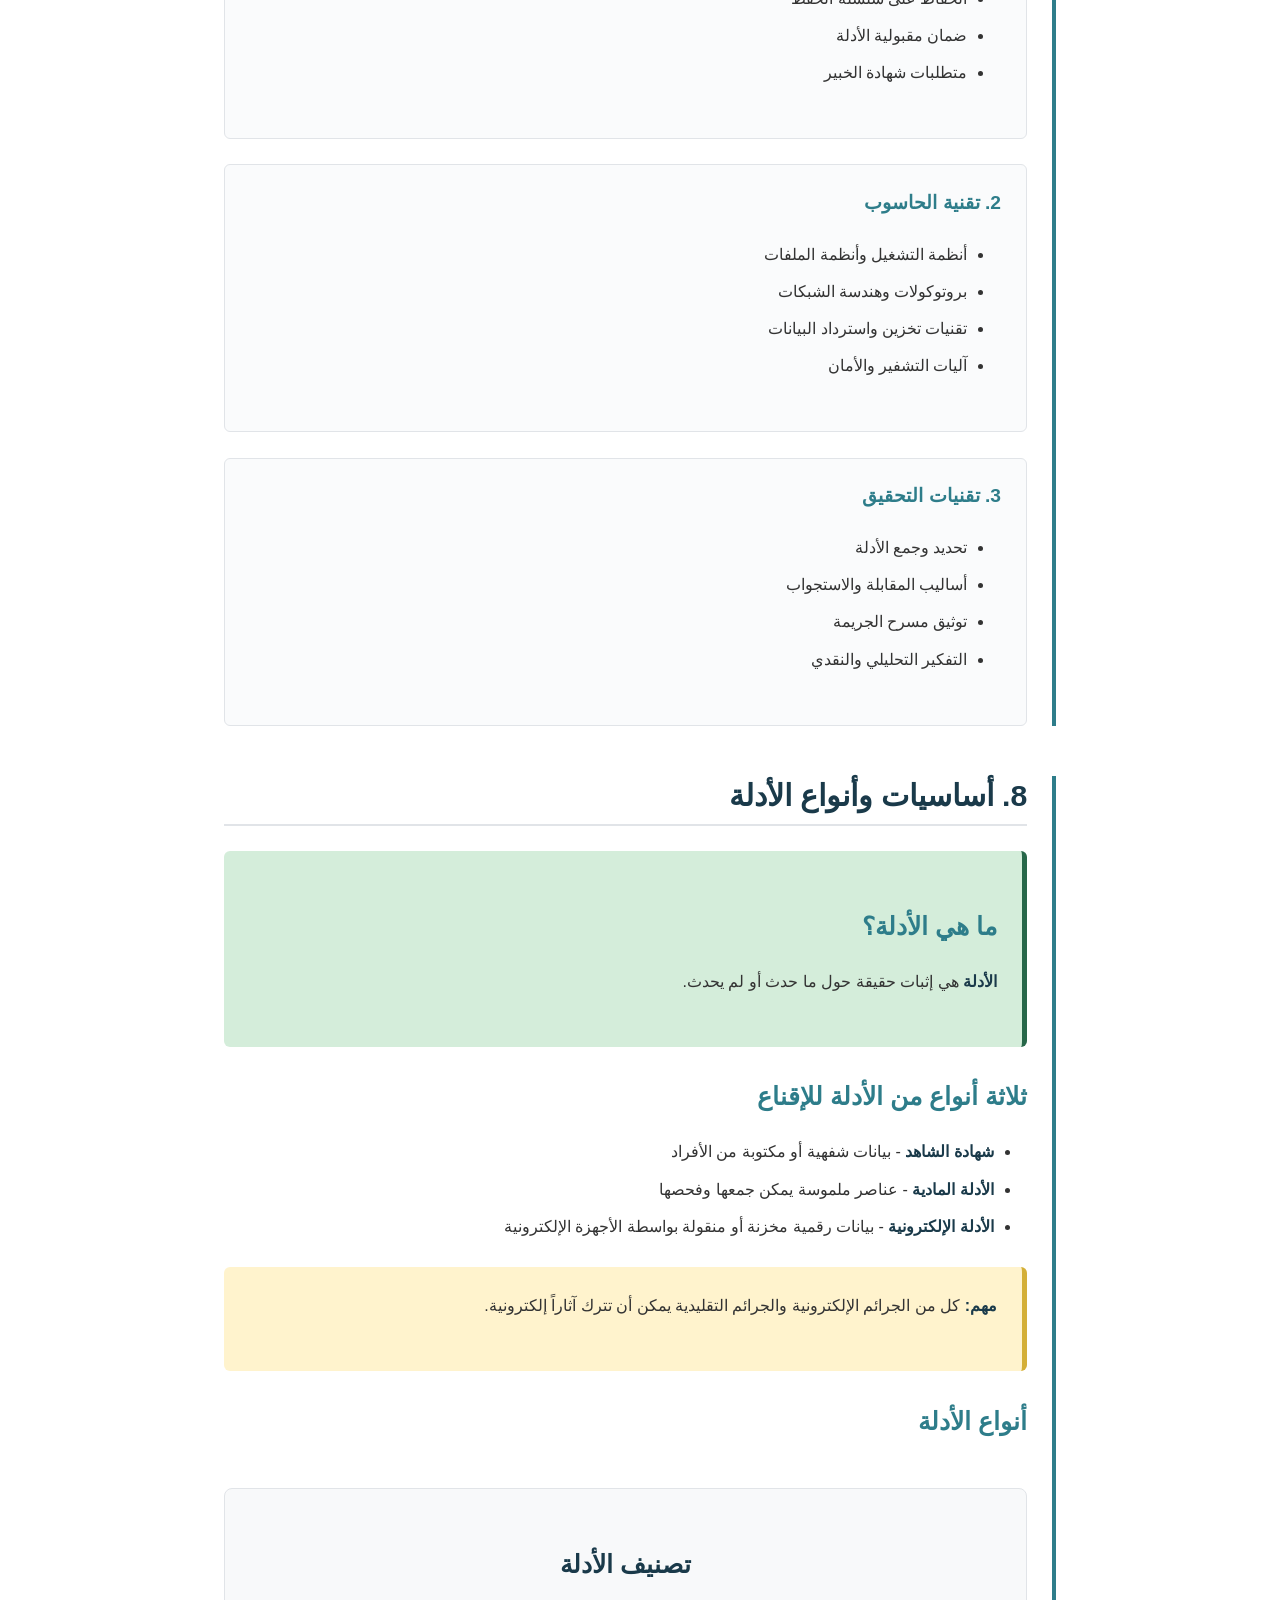
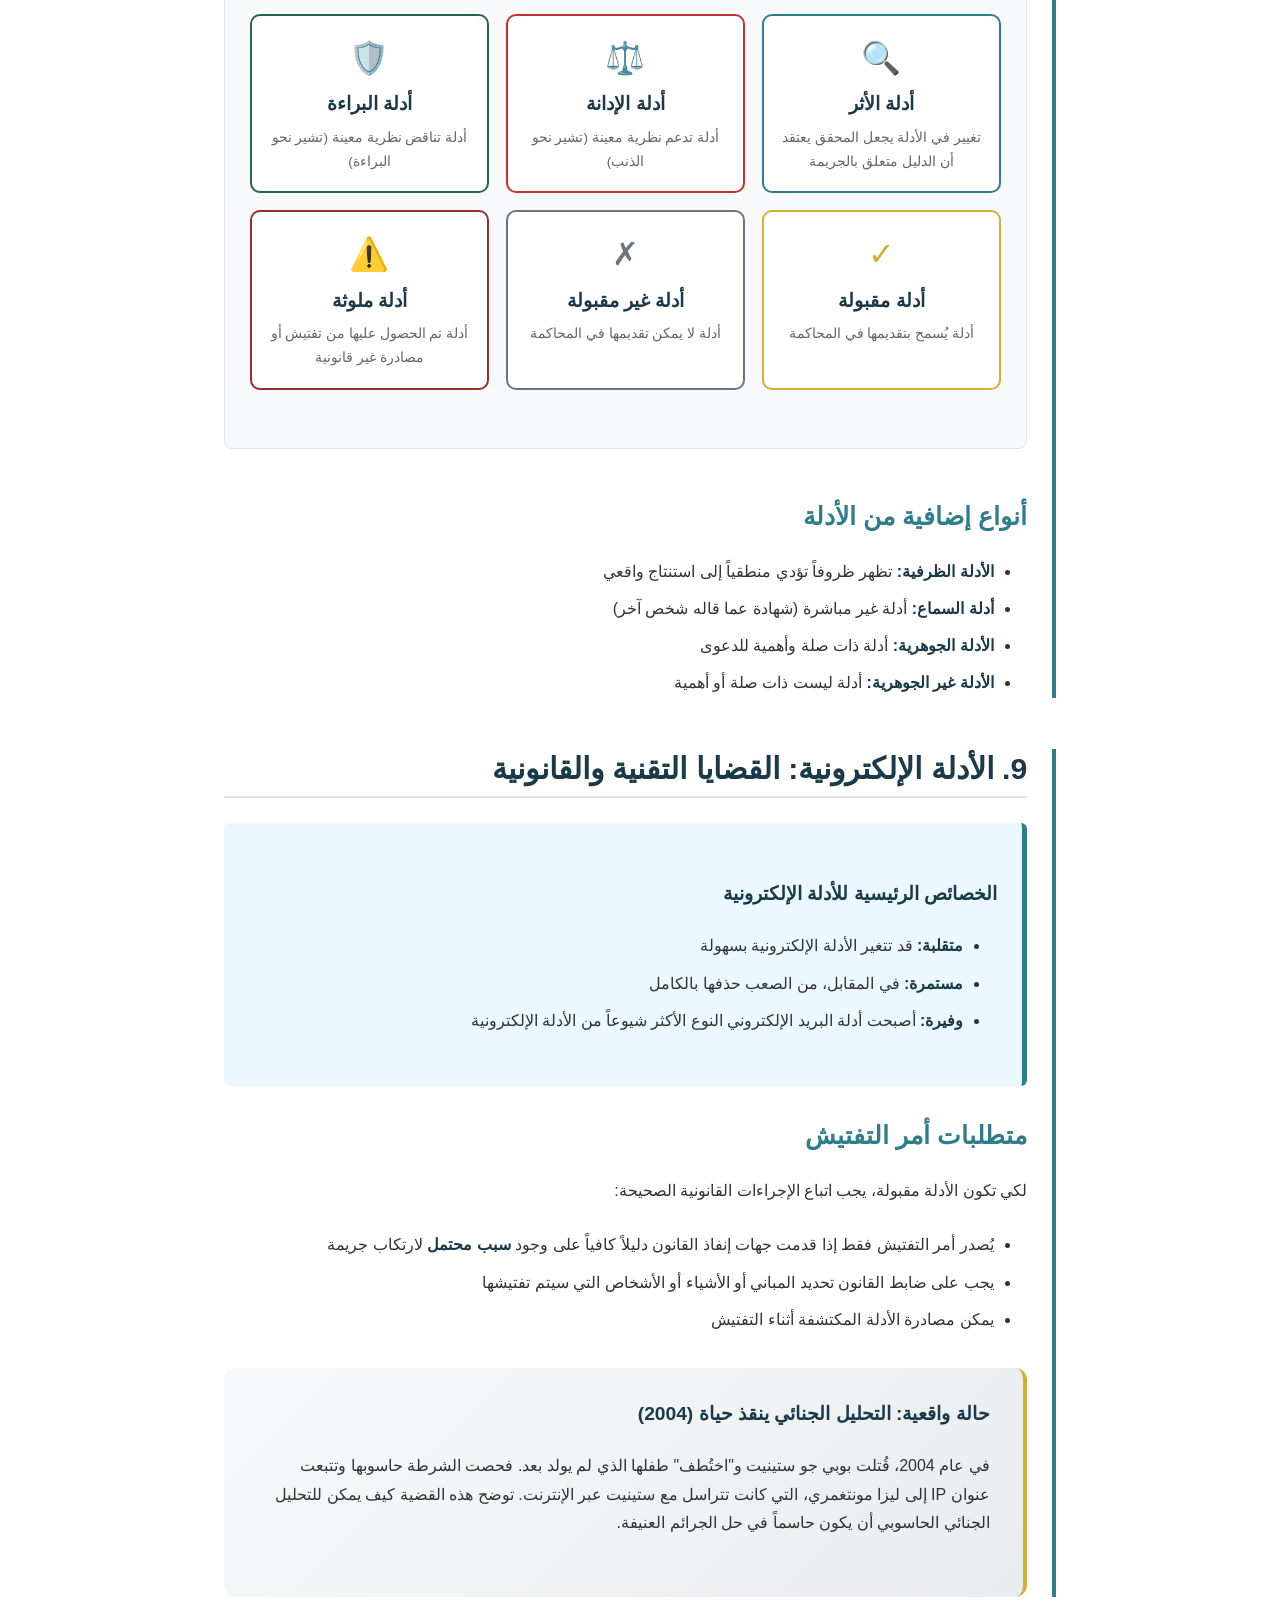
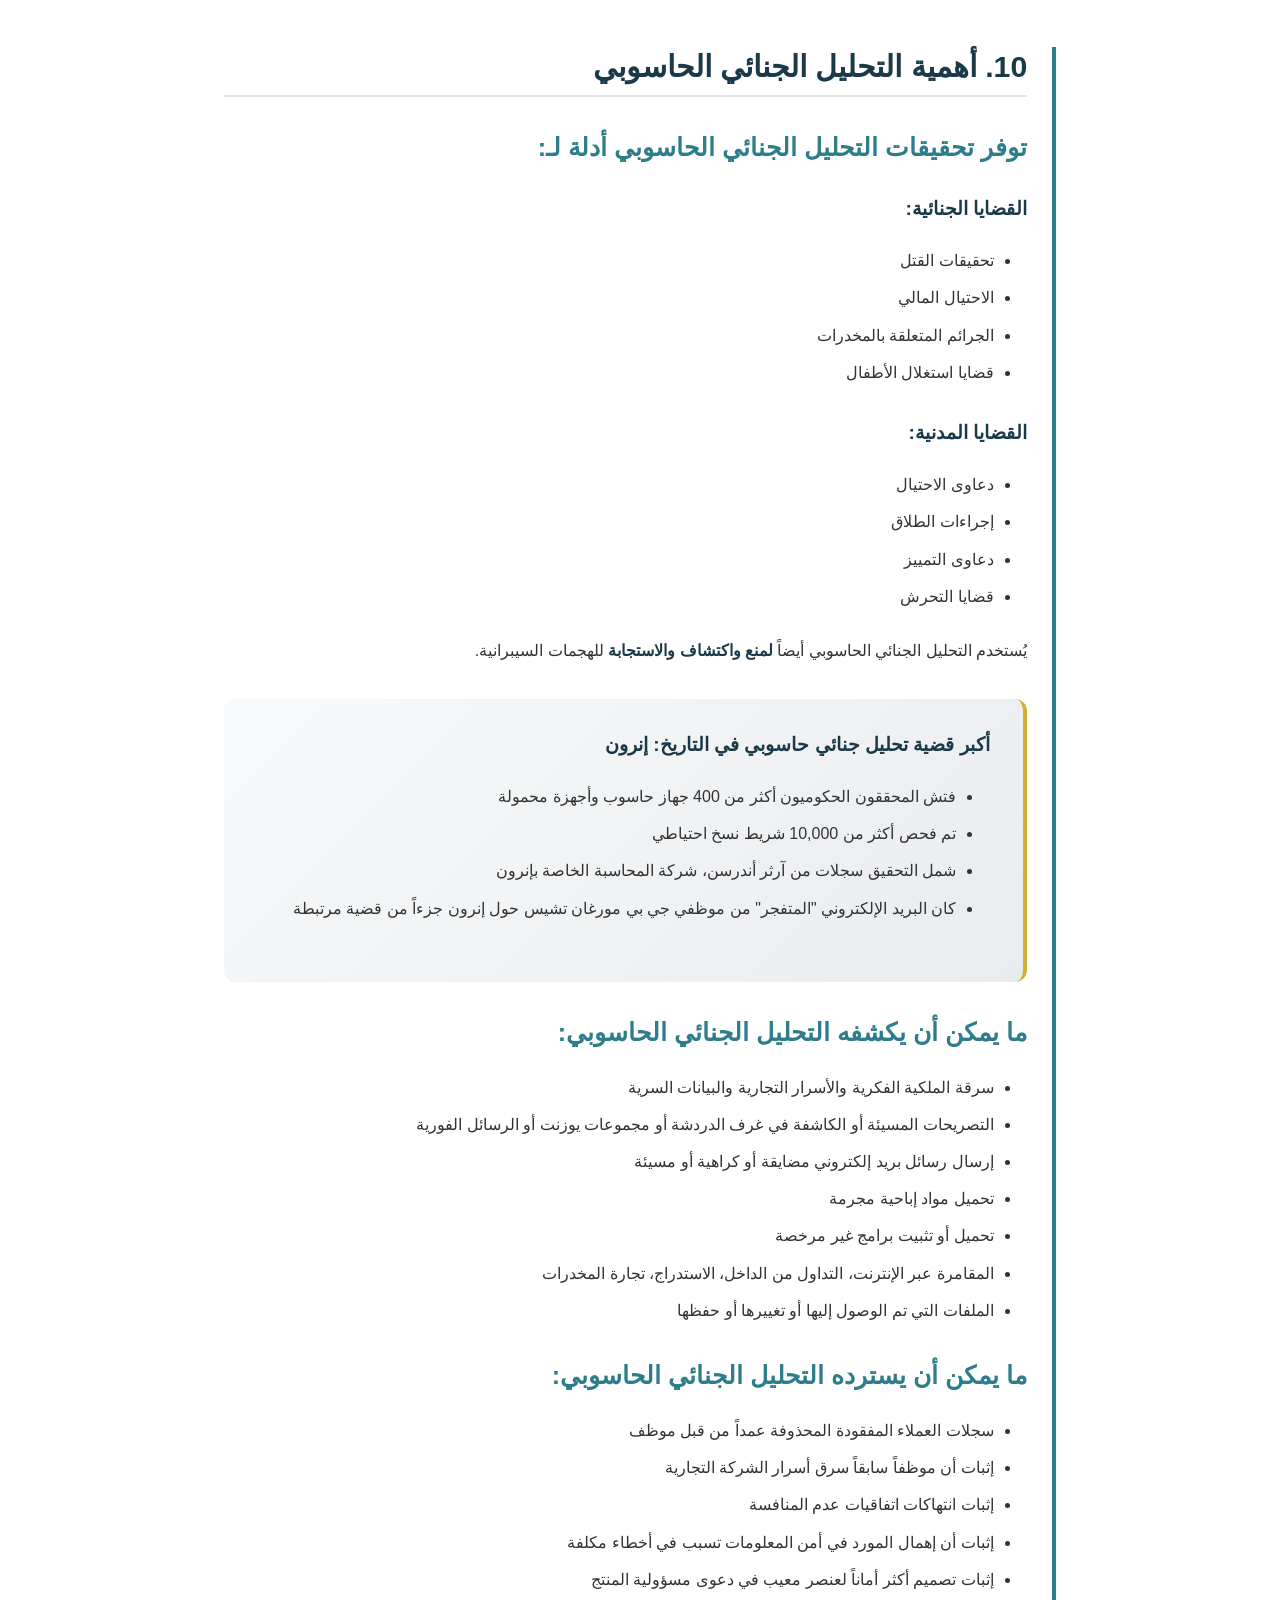
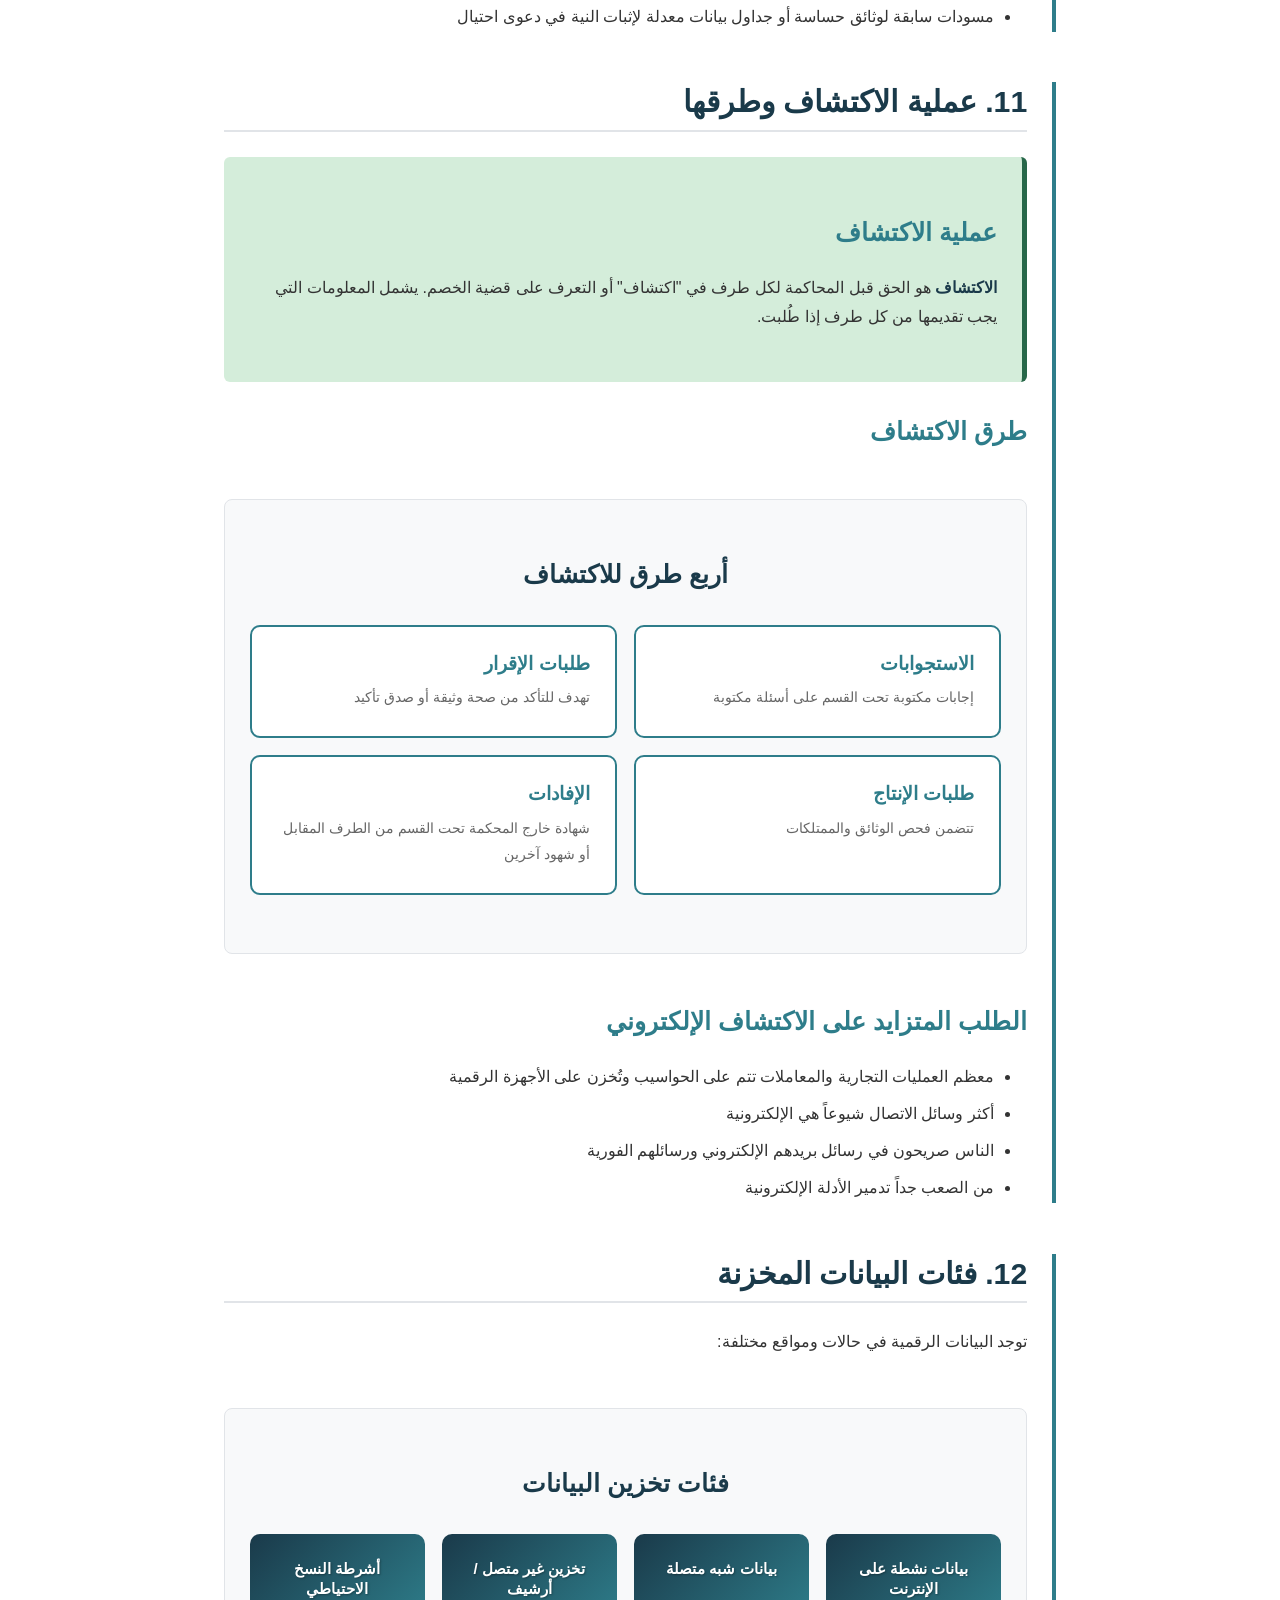
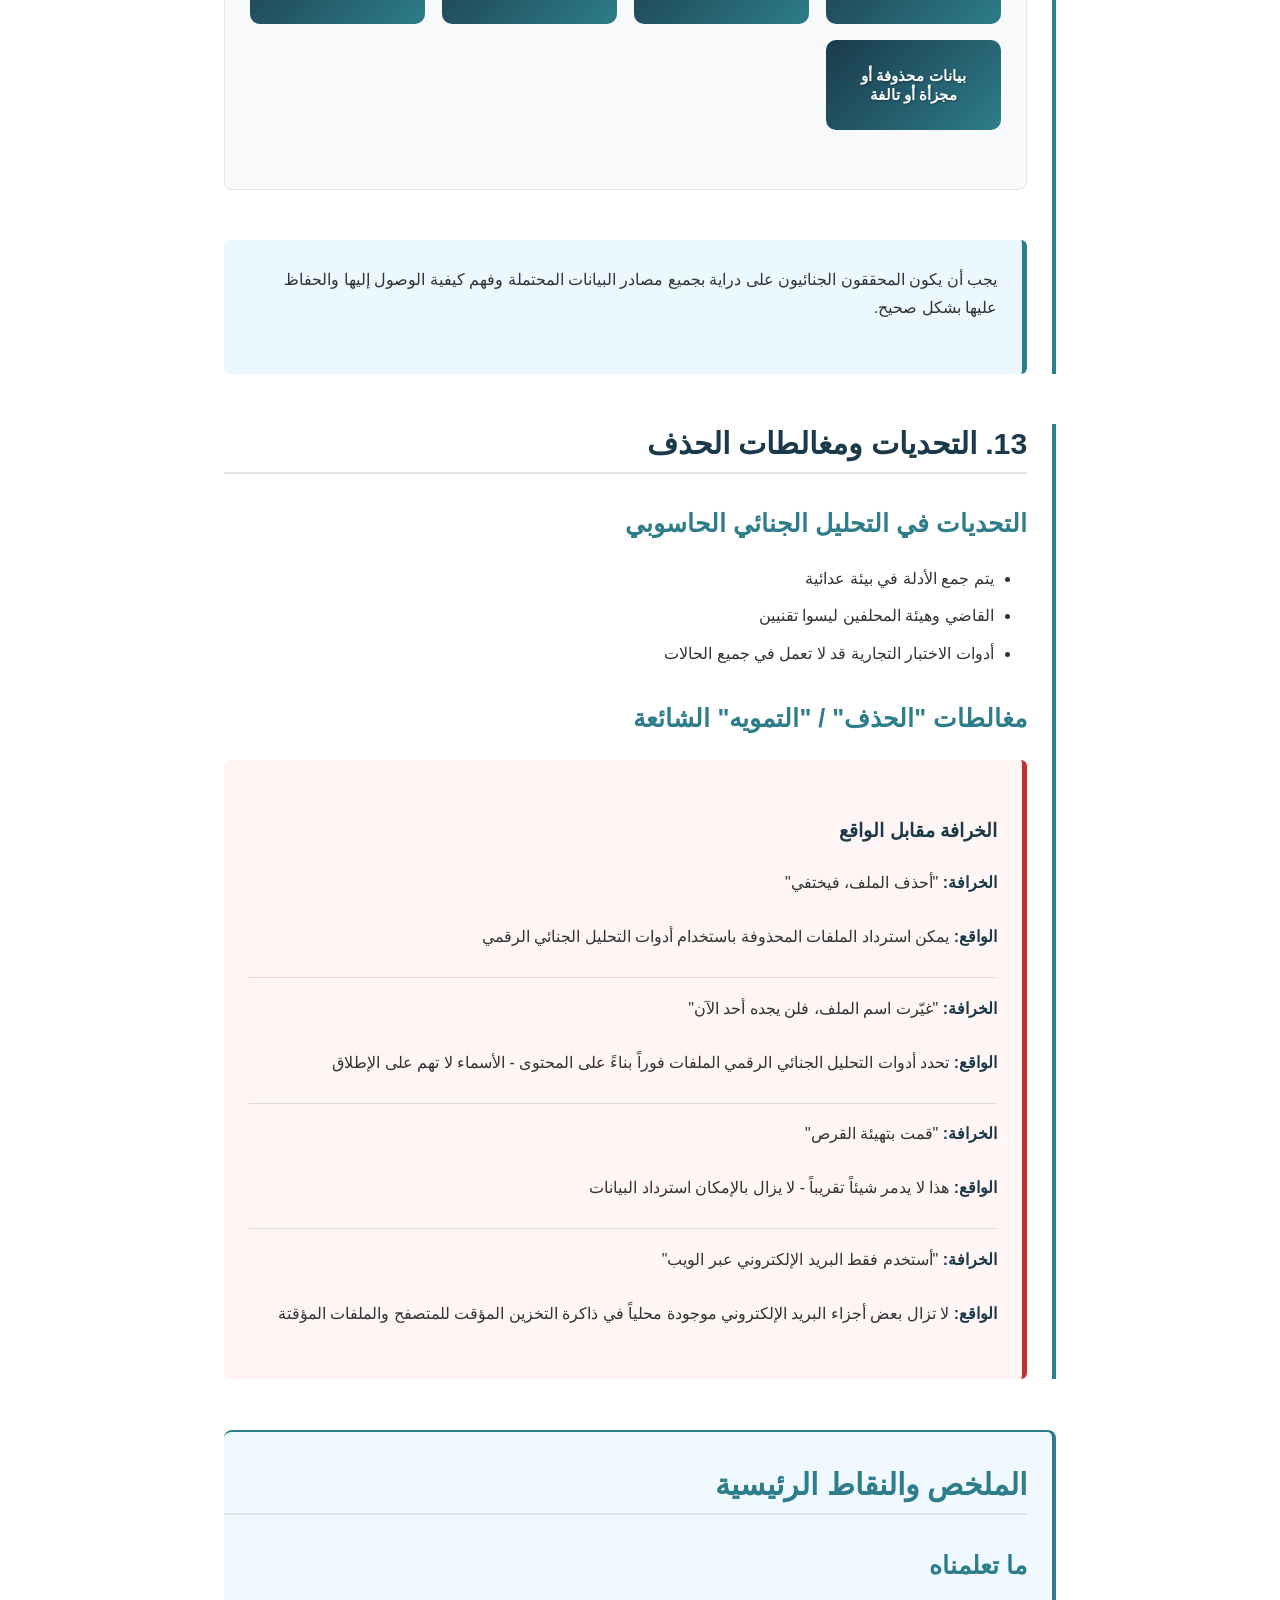
<file: weeks/week1_ar.html>
<!DOCTYPE html>
<html lang="ar" dir="rtl">
<head>
    <meta charset="UTF-8">
    <meta name="viewport" content="width=device-width, initial-scale=1.0">
    <title>الأسبوع الأول: مقدمة في التحليل الجنائي الرقمي</title>
    <link rel="stylesheet" href="../css/styles.css">
    <link href="https://fonts.googleapis.com/css2?family=Cairo:wght@400;600;700&display=swap" rel="stylesheet">
</head>
<body>
    <!-- Language Switcher -->
    <div class="language-switcher">
        <a href="week1.html" class="lang-button" title="Switch to English">English</a>
    </div>

    <header>
        <h1>مقدمة في التحليل الجنائي الرقمي</h1>
        <p class="subtitle">الأسبوع الأول: أساسيات التحقيق الرقمي</p>
    </header>

    <nav class="table-of-contents no-print">
        <h2>المحتويات</h2>
        <ul>
            <li><a href="#objectives">أهداف التعلم</a></li>
            <li><a href="#what-is">1. ما هو التحليل الجنائي الحاسوبي؟</a></li>
            <li><a href="#not-hacking">2. التحليل الجنائي ليس اختراقاً</a></li>
            <li><a href="#intro">3. مقدمة في الأدلة الإلكترونية</a></li>
            <li><a href="#crimes">4. أساسيات الجرائم</a></li>
            <li><a href="#crime-categories">5. فئات الجرائم والعقوبات</a></li>
            <li><a href="#cybercrime">6. فئات الجرائم الإلكترونية</a></li>
            <li><a href="#skills">7. مهارات التحليل الجنائي الحاسوبي</a></li>
            <li><a href="#evidence">8. أساسيات وأنواع الأدلة</a></li>
            <li><a href="#electronic-evidence">9. الأدلة الإلكترونية</a></li>
            <li><a href="#importance">10. أهمية التحليل الجنائي الحاسوبي</a></li>
            <li><a href="#discovery">11. عملية الاكتشاف وطرقها</a></li>
            <li><a href="#stored-data">12. فئات البيانات المخزنة</a></li>
            <li><a href="#challenges">13. التحديات ومغالطات الحذف</a></li>
            <li><a href="#summary">الملخص</a></li>
        </ul>
    </nav>

    <main>
        <!-- Learning Objectives -->
        <section id="objectives" class="learning-objectives">
            <h2>أهداف التعلم</h2>
            <p>بنهاية هذا الأسبوع، ستكون قادراً على:</p>
            <ul>
                <li>فهم مفهوم التحقيق الجنائي الحاسوبي</li>
                <li>فهم ما يشكل جريمة وتحديد فئات الجرائم</li>
                <li>شرح أنواع الأدلة المختلفة</li>
                <li>تحديد كيف تختلف الأدلة الإلكترونية عن الأدلة المادية</li>
            </ul>
        </section>

        <!-- Section 1: What is Computer Forensics? -->
        <section id="what-is" class="content-section">
            <h2>1. ما هو التحليل الجنائي الحاسوبي؟</h2>

            <div class="definition">
                <h3>التعريف</h3>
                <p><strong>التحليل الجنائي الحاسوبي</strong> هو البحث عن وجمع الأدلة من أنظمة الحاسوب بطريقة معيارية وموثقة جيداً للحفاظ على مقبوليتها وقيمتها الإثباتية في الإجراءات القانونية.</p>
            </div>

            <p>يتضمن التحليل الجنائي الحاسوبي:</p>
            <ul>
                <li><strong>التحديد:</strong> التعرف على المصادر المحتملة للأدلة الرقمية</li>
                <li><strong>الحفظ:</strong> حماية الأدلة من التغيير أو التدمير</li>
                <li><strong>الجمع:</strong> جمع الأدلة باستخدام تقنيات مناسبة</li>
                <li><strong>التحليل:</strong> فحص البيانات للعثور على المعلومات ذات الصلة</li>
                <li><strong>التوثيق:</strong> تسجيل جميع النتائج والعمليات</li>
                <li><strong>العرض:</strong> تقديم النتائج بطريقة مقبولة قانونياً</li>
            </ul>

            <div class="key-message">
                <p><strong>عرض توضيحي تفاعلي:</strong> جرب عملية التحقيق الجنائي المكونة من 6 خطوات من خلال العرض التوضيحي التفاعلي.</p>
                <p style="margin-top: 0.5rem;"><a href="../demos/forensic_process_demo.html" style="color: var(--secondary-color); font-weight: 600;">تشغيل عرض العملية الجنائية &larr;</a></p>
            </div>
        </section>

        <!-- Section 2: Computer Forensics is NOT Hacking -->
        <section id="not-hacking" class="content-section">
            <h2>2. التحليل الجنائي ليس اختراقاً</h2>

            <div class="warning-box">
                <h4>تحذير قانوني حاسم</h4>
                <p>يجب إجراء التحليل الجنائي الحاسوبي ضمن حدود قانونية صارمة. الأنشطة التالية غير قانونية ويمكن أن تؤدي إلى تهم جناية:</p>
                <ul>
                    <li><strong>لا تستخدم أبداً</strong> برامج التجسس</li>
                    <li><strong>لا تخترق أبداً</strong> كلمة مرور</li>
                    <li><strong>لا تسجل الدخول أبداً</strong> إلى حساب دون تفويض (بدون أمر تفتيش أو أمر محكمة)</li>
                    <li>مسجلات ضغطات المفاتيح لم تعد قانونية بدون تفويض مناسب</li>
                </ul>
            </div>

            <div class="key-message">
                <p><strong>مهم:</strong> كل هذه الانتهاكات هي الآن (عادةً) جناية. القانون في حالة تغير مستمر، لذا ابقَ على اطلاع دائم بالمتطلبات القانونية الحالية. عند الشك، استشر مستشاراً قانونياً قبل المضي في أي تحقيق.</p>
            </div>

            <article class="forensic-concept">
                <h4>المحقق الأخلاقي</h4>
                <p>يجب على المحقق الجنائي الحاسوبي:</p>
                <ul>
                    <li>الحصول على تفويض قانوني مناسب قبل الوصول إلى أي نظام</li>
                    <li>اتباع البروتوكولات والإجراءات المعتمدة</li>
                    <li>توثيق كل إجراء يتم اتخاذه أثناء التحقيق</li>
                    <li>الحفاظ على سلامة جميع الأدلة</li>
                    <li>عدم تغيير أو إتلاف الأدلة الأصلية أبداً</li>
                </ul>
            </article>
        </section>

        <!-- Section 3: Introduction to E-Evidence -->
        <section id="intro" class="content-section">
            <h2>3. مقدمة في الأدلة الإلكترونية</h2>

            <p>تتضمن التحقيقات الجنائية تحليل أنواع مختلفة من الأدلة:</p>
            <ul>
                <li>أنماط المقذوفات أو بقع الدم</li>
                <li>بقايا البارود</li>
                <li>آثار الإطارات</li>
                <li>البصمات</li>
                <li>الأدلة المتبقية من الأجهزة الإلكترونية</li>
            </ul>

            <div class="definition">
                <h3>الأدلة الإلكترونية</h3>
                <p><strong>الأدلة الإلكترونية</strong> هي المعادل الرقمي للأدلة المادية الموجودة في مسارح الجريمة. توفر معلومات حاسمة حول الأنشطة والاتصالات والنوايا.</p>
            </div>

            <h3>المشهد الرقمي</h3>
            <ul>
                <li>يوفر توسع الإنترنت فرصاً لا حصر لها لارتكاب الجرائم</li>
                <li>تسجل التقنيات الرقمية وتوثق مسارات إلكترونية من المعلومات يمكن تحليلها لاحقاً</li>
            </ul>

            <h4>مصادر الآثار الإلكترونية:</h4>
            <ul>
                <li>اتصالات البريد الإلكتروني</li>
                <li>الرسائل الفورية</li>
                <li>زيارات المواقع وسجل التصفح</li>
                <li>المساعدات الرقمية الشخصية والأجهزة المحمولة</li>
                <li>الهواتف الذكية</li>
                <li>ملفات تعريف الارتباط وملفات السجل</li>
            </ul>
        </section>

        <!-- Section 4: Basics of Crimes -->
        <section id="crimes" class="content-section">
            <h2>4. أساسيات الجرائم</h2>

            <p>توضح الحالات المبكرة أهمية معرفة القانون المتعلق بجرائم الحاسوب:</p>

            <div class="case-study">
                <h4>دراسة حالة: دودة موريس (1988)</h4>
                <ul>
                    <li>أنشأ روبرت ت. موريس جونيور واحدة من أولى الديدان المعترف بها</li>
                    <li>اتُهم موريس بانتهاك <strong>قانون الاحتيال وإساءة استخدام الحاسوب (CFAA)</strong></li>
                    <li>حُكم عليه بـ: 3 سنوات تحت المراقبة، 400 ساعة خدمة مجتمعية، وغرامة 10,500 دولار</li>
                </ul>
            </div>

            <div class="case-study">
                <h4>دراسة حالة: فيروس لافبق (2000)</h4>
                <ul>
                    <li>أنشأه أونيل دي جوزمان من الفلبين</li>
                    <li>تسبب في أضرار تقدر بـ <strong>7 مليار دولار</strong> حول العالم</li>
                    <li>أُفرج عن دي جوزمان لأنه <strong>لم يكن هناك قانون في الفلبين</strong> يجرم ما فعله في ذلك الوقت</li>
                </ul>
            </div>

            <div class="key-message">
                <p><strong>فكرة أساسية:</strong> لا يمكن مقاضاة جرائم الحاسوب <em>إلا إذا انتهكت قوانين قائمة</em>. هذا يبرز أهمية وجود تشريعات محدثة للجرائم الإلكترونية.</p>
            </div>

            <h3>تعريف الجريمة</h3>
            <div class="definition">
                <p><strong>الجريمة</strong> هي فعل مسيء للمجتمع ينتهك قانوناً ويعاقب عليه من قبل الحكومة.</p>
            </div>

            <p>مبدآن مهمان في هذا التعريف:</p>
            <ol>
                <li>يجب أن ينتهك الفعل قانوناً جنائياً واحداً على الأقل</li>
                <li>الحكومة (وليس الضحية) هي التي تعاقب المنتهك</li>
            </ol>
        </section>

        <!-- Section 5: Crime Categories and Sentencing -->
        <section id="crime-categories" class="content-section">
            <h2>5. فئات الجرائم والعقوبات</h2>

            <p>تنقسم الجرائم إلى فئتين عريضتين:</p>

            <table>
                <thead>
                    <tr>
                        <th>الفئة</th>
                        <th>الخطورة</th>
                        <th>العقوبة</th>
                    </tr>
                </thead>
                <tbody>
                    <tr>
                        <td><strong>الجنايات</strong></td>
                        <td>جرائم خطيرة</td>
                        <td>غرامة وأكثر من سنة في السجن</td>
                    </tr>
                    <tr>
                        <td><strong>الجنح</strong></td>
                        <td>جرائم أقل خطورة</td>
                        <td>غرامة وأقل من سنة في السجن</td>
                    </tr>
                </tbody>
            </table>

            <div class="forensic-note">
                <p>تعتمد شدة العقوبة لجرائم الحاسوب على عوامل مثل حجم الضرر الناتج وعدد الضحايا وما إذا كان للمرتكب سوابق جنائية.</p>
            </div>
        </section>

        <!-- Section 6: Cybercrime Categories -->
        <section id="cybercrime" class="content-section">
            <h2>6. فئات الجرائم الإلكترونية</h2>

            <p>تُستخدم المصطلحات التالية بالتبادل:</p>
            <ul>
                <li>جريمة حاسوب</li>
                <li>جريمة إلكترونية</li>
                <li>جريمة معلومات</li>
                <li>جريمة تقنية عالية</li>
            </ul>

            <h3>فئتان من الجرائم المتعلقة بالحاسوب</h3>

            <div class="diagram-container">
                <div class="diagram-title-section">
                    <h3 class="diagram-title">فئات جرائم الحاسوب</h3>
                </div>
                <div class="discovery-methods">
                    <div class="discovery-method">
                        <h4>الحاسوب كهدف</h4>
                        <p>الحاسوب أو بياناته هو هدف الجريمة. أمثلة: الاختراق، سرقة البيانات، هجمات البرمجيات الخبيثة، حجب الخدمة.</p>
                    </div>
                    <div class="discovery-method">
                        <h4>الحاسوب كأداة</h4>
                        <p>يُستخدم الحاسوب كأداة لارتكاب الجريمة. أمثلة: الاحتيال، سرقة الهوية، التحرش عبر الإنترنت، توزيع محتوى غير قانوني.</p>
                    </div>
                </div>
            </div>

            <h3>حرب المعلومات والإرهاب السيبراني</h3>
            <p><strong>حرب المعلومات</strong> هي امتداد الحرب إلى الفضاء السيبراني ومن خلاله. تشمل الهجمات على البنية التحتية الحيوية والتجسس وتعطيل الاتصالات.</p>
        </section>

        <!-- Section 7: Computer Forensics Skills -->
        <section id="skills" class="content-section">
            <h2>7. مهارات التحليل الجنائي الحاسوبي</h2>

            <p>يعتمد نجاح المحقق على ثلاث مجموعات من المهارات. تعتمد قيمة الأدلة المستردة على الخبرة في هذه المجالات:</p>

            <div class="diagram-container">
                <div class="diagram-title-section">
                    <h3 class="diagram-title">مثلث مهارات المحقق الجنائي</h3>
                </div>
                <div class="skills-triangle-container">
                    <div class="skills-triangle">
                        <div class="skill-pillar pillar-legal">
                            الإجراءات القانونية<br>و<br>قوانين الأدلة
                        </div>
                        <div class="skill-pillar pillar-tech">
                            تقنية<br>الحاسوب
                        </div>
                        <div class="skill-pillar pillar-investigative">
                            تقنيات<br>التحقيق
                        </div>
                        <div class="skills-center">
                            <strong>خبير</strong><br>
                            <small>جنائي</small>
                        </div>
                    </div>
                </div>
            </div>

            <article class="forensic-concept">
                <h4>1. الإجراءات القانونية وقوانين الأدلة</h4>
                <ul>
                    <li>فهم قوانين التفتيش والمصادرة</li>
                    <li>الحفاظ على سلسلة الحفظ</li>
                    <li>ضمان مقبولية الأدلة</li>
                    <li>متطلبات شهادة الخبير</li>
                </ul>
            </article>

            <article class="forensic-concept">
                <h4>2. تقنية الحاسوب</h4>
                <ul>
                    <li>أنظمة التشغيل وأنظمة الملفات</li>
                    <li>بروتوكولات وهندسة الشبكات</li>
                    <li>تقنيات تخزين واسترداد البيانات</li>
                    <li>آليات التشفير والأمان</li>
                </ul>
            </article>

            <article class="forensic-concept">
                <h4>3. تقنيات التحقيق</h4>
                <ul>
                    <li>تحديد وجمع الأدلة</li>
                    <li>أساليب المقابلة والاستجواب</li>
                    <li>توثيق مسرح الجريمة</li>
                    <li>التفكير التحليلي والنقدي</li>
                </ul>
            </article>
        </section>

        <!-- Section 8: Evidence Basics and Types -->
        <section id="evidence" class="content-section">
            <h2>8. أساسيات وأنواع الأدلة</h2>

            <div class="definition">
                <h3>ما هي الأدلة؟</h3>
                <p><strong>الأدلة</strong> هي إثبات حقيقة حول ما حدث أو لم يحدث.</p>
            </div>

            <h3>ثلاثة أنواع من الأدلة للإقناع</h3>
            <ul>
                <li><strong>شهادة الشاهد</strong> - بيانات شفهية أو مكتوبة من الأفراد</li>
                <li><strong>الأدلة المادية</strong> - عناصر ملموسة يمكن جمعها وفحصها</li>
                <li><strong>الأدلة الإلكترونية</strong> - بيانات رقمية مخزنة أو منقولة بواسطة الأجهزة الإلكترونية</li>
            </ul>

            <div class="key-message">
                <p><strong>مهم:</strong> كل من الجرائم الإلكترونية والجرائم التقليدية يمكن أن تترك آثاراً إلكترونية.</p>
            </div>

            <h3>أنواع الأدلة</h3>

            <div class="diagram-container">
                <div class="diagram-title-section">
                    <h3 class="diagram-title">تصنيف الأدلة</h3>
                </div>
                <div class="evidence-grid">
                    <div class="evidence-card evidence-artifact">
                        <div class="evidence-icon">🔍</div>
                        <h4>أدلة الأثر</h4>
                        <p>تغيير في الأدلة يجعل المحقق يعتقد أن الدليل متعلق بالجريمة</p>
                    </div>
                    <div class="evidence-card evidence-inculpatory">
                        <div class="evidence-icon">⚖️</div>
                        <h4>أدلة الإدانة</h4>
                        <p>أدلة تدعم نظرية معينة (تشير نحو الذنب)</p>
                    </div>
                    <div class="evidence-card evidence-exculpatory">
                        <div class="evidence-icon">🛡️</div>
                        <h4>أدلة البراءة</h4>
                        <p>أدلة تناقض نظرية معينة (تشير نحو البراءة)</p>
                    </div>
                    <div class="evidence-card evidence-admissible">
                        <div class="evidence-icon">✓</div>
                        <h4>أدلة مقبولة</h4>
                        <p>أدلة يُسمح بتقديمها في المحاكمة</p>
                    </div>
                    <div class="evidence-card evidence-inadmissible">
                        <div class="evidence-icon">✗</div>
                        <h4>أدلة غير مقبولة</h4>
                        <p>أدلة لا يمكن تقديمها في المحاكمة</p>
                    </div>
                    <div class="evidence-card evidence-tainted">
                        <div class="evidence-icon">⚠️</div>
                        <h4>أدلة ملوثة</h4>
                        <p>أدلة تم الحصول عليها من تفتيش أو مصادرة غير قانونية</p>
                    </div>
                </div>
            </div>

            <h3>أنواع إضافية من الأدلة</h3>
            <ul>
                <li><strong>الأدلة الظرفية:</strong> تظهر ظروفاً تؤدي منطقياً إلى استنتاج واقعي</li>
                <li><strong>أدلة السماع:</strong> أدلة غير مباشرة (شهادة عما قاله شخص آخر)</li>
                <li><strong>الأدلة الجوهرية:</strong> أدلة ذات صلة وأهمية للدعوى</li>
                <li><strong>الأدلة غير الجوهرية:</strong> أدلة ليست ذات صلة أو أهمية</li>
            </ul>
        </section>

        <!-- Section 9: Electronic Evidence -->
        <section id="electronic-evidence" class="content-section">
            <h2>9. الأدلة الإلكترونية: القضايا التقنية والقانونية</h2>

            <div class="forensic-note">
                <h4>الخصائص الرئيسية للأدلة الإلكترونية</h4>
                <ul>
                    <li><strong>متقلبة:</strong> قد تتغير الأدلة الإلكترونية بسهولة</li>
                    <li><strong>مستمرة:</strong> في المقابل، من الصعب حذفها بالكامل</li>
                    <li><strong>وفيرة:</strong> أصبحت أدلة البريد الإلكتروني النوع الأكثر شيوعاً من الأدلة الإلكترونية</li>
                </ul>
            </div>

            <h3>متطلبات أمر التفتيش</h3>
            <p>لكي تكون الأدلة مقبولة، يجب اتباع الإجراءات القانونية الصحيحة:</p>
            <ul>
                <li>يُصدر أمر التفتيش فقط إذا قدمت جهات إنفاذ القانون دليلاً كافياً على وجود <strong>سبب محتمل</strong> لارتكاب جريمة</li>
                <li>يجب على ضابط القانون تحديد المباني أو الأشياء أو الأشخاص التي سيتم تفتيشها</li>
                <li>يمكن مصادرة الأدلة المكتشفة أثناء التفتيش</li>
            </ul>

            <div class="case-study">
                <h4>حالة واقعية: التحليل الجنائي ينقذ حياة (2004)</h4>
                <p>في عام 2004، قُتلت بوبي جو ستينيت و"اختُطف" طفلها الذي لم يولد بعد. فحصت الشرطة حاسوبها وتتبعت عنوان IP إلى ليزا مونتغمري، التي كانت تتراسل مع ستينيت عبر الإنترنت. توضح هذه القضية كيف يمكن للتحليل الجنائي الحاسوبي أن يكون حاسماً في حل الجرائم العنيفة.</p>
            </div>
        </section>

        <!-- Section 10: Importance of Computer Forensics -->
        <section id="importance" class="content-section">
            <h2>10. أهمية التحليل الجنائي الحاسوبي</h2>

            <h3>توفر تحقيقات التحليل الجنائي الحاسوبي أدلة لـ:</h3>

            <h4>القضايا الجنائية:</h4>
            <ul>
                <li>تحقيقات القتل</li>
                <li>الاحتيال المالي</li>
                <li>الجرائم المتعلقة بالمخدرات</li>
                <li>قضايا استغلال الأطفال</li>
            </ul>

            <h4>القضايا المدنية:</h4>
            <ul>
                <li>دعاوى الاحتيال</li>
                <li>إجراءات الطلاق</li>
                <li>دعاوى التمييز</li>
                <li>قضايا التحرش</li>
            </ul>

            <p>يُستخدم التحليل الجنائي الحاسوبي أيضاً <strong>لمنع واكتشاف والاستجابة</strong> للهجمات السيبرانية.</p>

            <div class="case-study">
                <h4>أكبر قضية تحليل جنائي حاسوبي في التاريخ: إنرون</h4>
                <ul>
                    <li>فتش المحققون الحكوميون أكثر من 400 جهاز حاسوب وأجهزة محمولة</li>
                    <li>تم فحص أكثر من 10,000 شريط نسخ احتياطي</li>
                    <li>شمل التحقيق سجلات من آرثر أندرسن، شركة المحاسبة الخاصة بإنرون</li>
                    <li>كان البريد الإلكتروني "المتفجر" من موظفي جي بي مورغان تشيس حول إنرون جزءاً من قضية مرتبطة</li>
                </ul>
            </div>

            <h3>ما يمكن أن يكشفه التحليل الجنائي الحاسوبي:</h3>
            <ul>
                <li>سرقة الملكية الفكرية والأسرار التجارية والبيانات السرية</li>
                <li>التصريحات المسيئة أو الكاشفة في غرف الدردشة أو مجموعات يوزنت أو الرسائل الفورية</li>
                <li>إرسال رسائل بريد إلكتروني مضايقة أو كراهية أو مسيئة</li>
                <li>تحميل مواد إباحية مجرمة</li>
                <li>تحميل أو تثبيت برامج غير مرخصة</li>
                <li>المقامرة عبر الإنترنت، التداول من الداخل، الاستدراج، تجارة المخدرات</li>
                <li>الملفات التي تم الوصول إليها أو تغييرها أو حفظها</li>
            </ul>

            <h3>ما يمكن أن يسترده التحليل الجنائي الحاسوبي:</h3>
            <ul>
                <li>سجلات العملاء المفقودة المحذوفة عمداً من قبل موظف</li>
                <li>إثبات أن موظفاً سابقاً سرق أسرار الشركة التجارية</li>
                <li>إثبات انتهاكات اتفاقيات عدم المنافسة</li>
                <li>إثبات أن إهمال المورد في أمن المعلومات تسبب في أخطاء مكلفة</li>
                <li>إثبات تصميم أكثر أماناً لعنصر معيب في دعوى مسؤولية المنتج</li>
                <li>مسودات سابقة لوثائق حساسة أو جداول بيانات معدلة لإثبات النية في دعوى احتيال</li>
            </ul>
        </section>

        <!-- Section 11: Discovery Process and Methods -->
        <section id="discovery" class="content-section">
            <h2>11. عملية الاكتشاف وطرقها</h2>

            <div class="definition">
                <h3>عملية الاكتشاف</h3>
                <p><strong>الاكتشاف</strong> هو الحق قبل المحاكمة لكل طرف في "اكتشاف" أو التعرف على قضية الخصم. يشمل المعلومات التي يجب تقديمها من كل طرف إذا طُلبت.</p>
            </div>

            <h3>طرق الاكتشاف</h3>

            <div class="diagram-container">
                <div class="diagram-title-section">
                    <h3 class="diagram-title">أربع طرق للاكتشاف</h3>
                </div>
                <div class="discovery-methods">
                    <div class="discovery-method">
                        <h4>الاستجوابات</h4>
                        <p>إجابات مكتوبة تحت القسم على أسئلة مكتوبة</p>
                    </div>
                    <div class="discovery-method">
                        <h4>طلبات الإقرار</h4>
                        <p>تهدف للتأكد من صحة وثيقة أو صدق تأكيد</p>
                    </div>
                    <div class="discovery-method">
                        <h4>طلبات الإنتاج</h4>
                        <p>تتضمن فحص الوثائق والممتلكات</p>
                    </div>
                    <div class="discovery-method">
                        <h4>الإفادات</h4>
                        <p>شهادة خارج المحكمة تحت القسم من الطرف المقابل أو شهود آخرين</p>
                    </div>
                </div>
            </div>

            <h3>الطلب المتزايد على الاكتشاف الإلكتروني</h3>
            <ul>
                <li>معظم العمليات التجارية والمعاملات تتم على الحواسيب وتُخزن على الأجهزة الرقمية</li>
                <li>أكثر وسائل الاتصال شيوعاً هي الإلكترونية</li>
                <li>الناس صريحون في رسائل بريدهم الإلكتروني ورسائلهم الفورية</li>
                <li>من الصعب جداً تدمير الأدلة الإلكترونية</li>
            </ul>
        </section>

        <!-- Section 12: Categories of Stored Data -->
        <section id="stored-data" class="content-section">
            <h2>12. فئات البيانات المخزنة</h2>

            <p>توجد البيانات الرقمية في حالات ومواقع مختلفة:</p>

            <div class="diagram-container">
                <div class="diagram-title-section">
                    <h3 class="diagram-title">فئات تخزين البيانات</h3>
                </div>
                <div class="data-categories-grid">
                    <div class="data-category-card">
                        <h4>بيانات نشطة على الإنترنت</h4>
                    </div>
                    <div class="data-category-card">
                        <h4>بيانات شبه متصلة</h4>
                    </div>
                    <div class="data-category-card">
                        <h4>تخزين غير متصل / أرشيف</h4>
                    </div>
                    <div class="data-category-card">
                        <h4>أشرطة النسخ الاحتياطي</h4>
                    </div>
                    <div class="data-category-card">
                        <h4>بيانات محذوفة أو مجزأة أو تالفة</h4>
                    </div>
                </div>
            </div>

            <div class="forensic-note">
                <p>يجب أن يكون المحققون الجنائيون على دراية بجميع مصادر البيانات المحتملة وفهم كيفية الوصول إليها والحفاظ عليها بشكل صحيح.</p>
            </div>
        </section>

        <!-- Section 13: Challenges and Deletion Fallacies -->
        <section id="challenges" class="content-section">
            <h2>13. التحديات ومغالطات الحذف</h2>

            <h3>التحديات في التحليل الجنائي الحاسوبي</h3>
            <ul>
                <li>يتم جمع الأدلة في بيئة عدائية</li>
                <li>القاضي وهيئة المحلفين ليسوا تقنيين</li>
                <li>أدوات الاختبار التجارية قد لا تعمل في جميع الحالات</li>
            </ul>

            <h3>مغالطات "الحذف" / "التمويه" الشائعة</h3>

            <div class="warning-box">
                <h4>الخرافة مقابل الواقع</h4>

                <p><strong>الخرافة:</strong> "أحذف الملف، فيختفي"</p>
                <p><strong>الواقع:</strong> يمكن استرداد الملفات المحذوفة باستخدام أدوات التحليل الجنائي الرقمي</p>

                <hr style="margin: 1rem 0; border: none; border-top: 1px solid #ddd;">

                <p><strong>الخرافة:</strong> "غيّرت اسم الملف، فلن يجده أحد الآن"</p>
                <p><strong>الواقع:</strong> تحدد أدوات التحليل الجنائي الرقمي الملفات فوراً بناءً على المحتوى - الأسماء لا تهم على الإطلاق</p>

                <hr style="margin: 1rem 0; border: none; border-top: 1px solid #ddd;">

                <p><strong>الخرافة:</strong> "قمت بتهيئة القرص"</p>
                <p><strong>الواقع:</strong> هذا لا يدمر شيئاً تقريباً - لا يزال بالإمكان استرداد البيانات</p>

                <hr style="margin: 1rem 0; border: none; border-top: 1px solid #ddd;">

                <p><strong>الخرافة:</strong> "أستخدم فقط البريد الإلكتروني عبر الويب"</p>
                <p><strong>الواقع:</strong> لا تزال بعض أجزاء البريد الإلكتروني موجودة محلياً في ذاكرة التخزين المؤقت للمتصفح والملفات المؤقتة</p>
            </div>
        </section>

        <!-- Summary -->
        <section id="summary" class="content-section summary">
            <h2>الملخص والنقاط الرئيسية</h2>

            <h3>ما تعلمناه</h3>
            <ol>
                <li><strong>تلعب الأدلة الإلكترونية دوراً مهماً</strong> في إعادة بناء الجريمة وهي المعادل الرقمي للأدلة المادية.</li>

                <li><strong>الجرائم لا تقتصر على الجرائم الإلكترونية؛</strong> تترك العديد من الجرائم التقليدية آثاراً إلكترونية أيضاً.</li>

                <li><strong>بدون دليل على فعل أو نشاط ينتهك قانوناً، لا توجد جريمة.</strong> لهذا السبب فهم القوانين أمر حاسم للمحققين الجنائيين.</li>

                <li><strong>يجب اتباع القواعد</strong> لجمع والبحث عن ومصادرة الأدلة من أجل حماية الحقوق الفردية وضمان المقبولية.</li>

                <li><strong>التحليل الجنائي الحاسوبي ليس اختراقاً.</strong> يجب أن يعمل المحققون ضمن حدود قانونية صارمة.</li>

                <li><strong>ثلاث مجموعات من المهارات ضرورية:</strong> الإجراءات القانونية، تقنية الحاسوب، وتقنيات التحقيق.</li>

                <li><strong>الاكتشاف الإلكتروني</strong> يشير إلى اكتشاف الوثائق والبيانات والبريد الإلكتروني الإلكترونية، وهو أكثر تعقيداً من الاكتشاف التقليدي.</li>

                <li><strong>الأدوات المستخدمة لاسترداد البيانات المفقودة أو المدمرة</strong> يمكن استخدامها أيضاً في اكتشاف الأدلة الإلكترونية.</li>

                <li><strong>مغالطات الحذف الشائعة</strong> تُظهر أن البيانات نادراً ما تُدمر حقاً، مما يجعل الاسترداد الجنائي ممكناً في معظم الحالات.</li>
            </ol>

            <div class="key-message">
                <p><strong>نظرة للمستقبل:</strong> في الأسبوع الثاني، سنستكشف طرق الحصول على البيانات ونتعلم كيفية جمع الأدلة الرقمية بشكل صحيح مع الحفاظ على سلامتها.</p>
            </div>
        </section>
    </main>

    <footer>
        <section id="image-credits">
            <h2>المصادر والإسنادات</h2>
            <p class="credits-intro">جميع الرسوم البيانية في هذه الوثيقة هي أعمال تعليمية أصلية تم إنشاؤها خصيصاً لهذا المقرر.</p>
            <ul class="credits-list">
                <li><strong>رسم مثلث المهارات:</strong> رسم تعليمي أصلي. مرخص بموجب CC BY 4.0</li>
                <li><strong>شبكة أنواع الأدلة:</strong> رسم تعليمي أصلي. مرخص بموجب CC BY 4.0</li>
                <li><strong>طرق الاكتشاف:</strong> رسم تعليمي أصلي. مرخص بموجب CC BY 4.0</li>
                <li><strong>فئات البيانات:</strong> رسم تعليمي أصلي. مرخص بموجب CC BY 4.0</li>
            </ul>
        </section>

        <p style="text-align: center; margin-top: 2rem;">
            <a href="../index_ar.html">→ العودة إلى الصفحة الرئيسية للمقرر</a>
        </p>
    </footer>
</body>
</html>
</file>
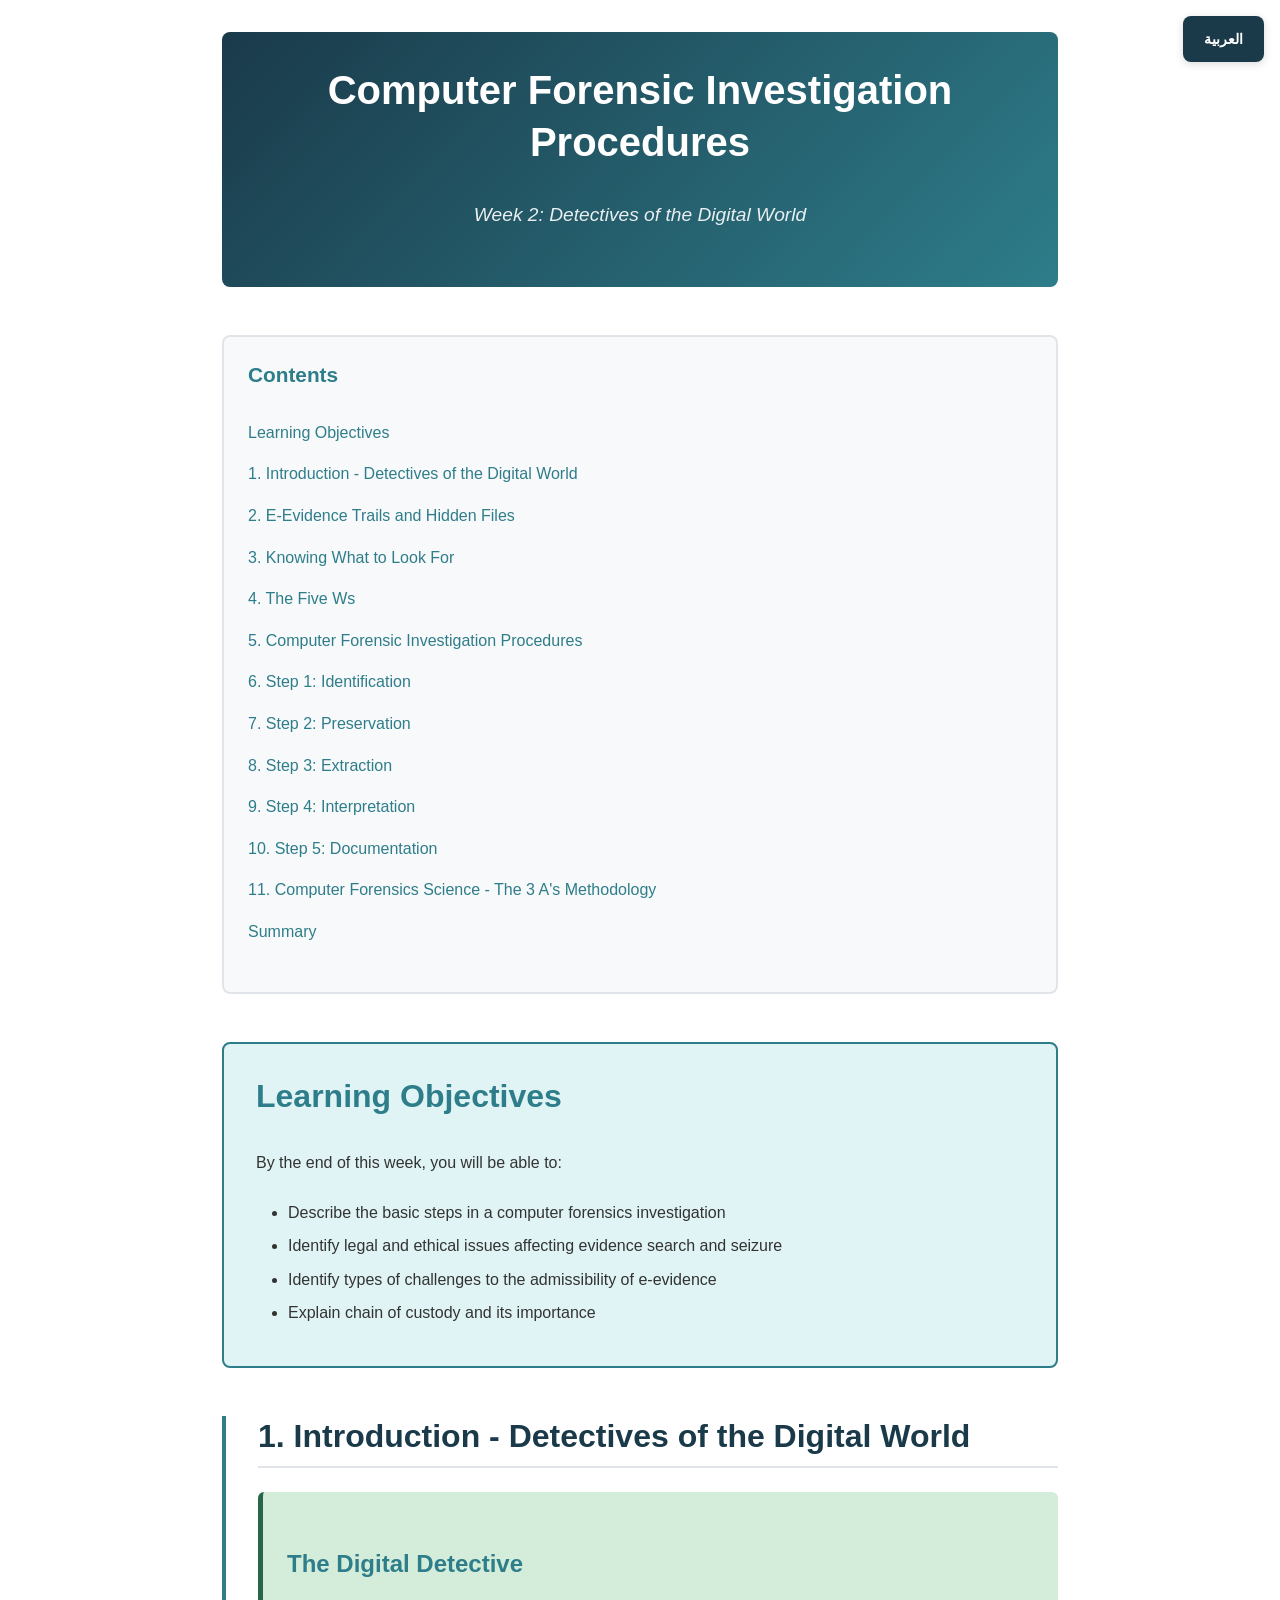
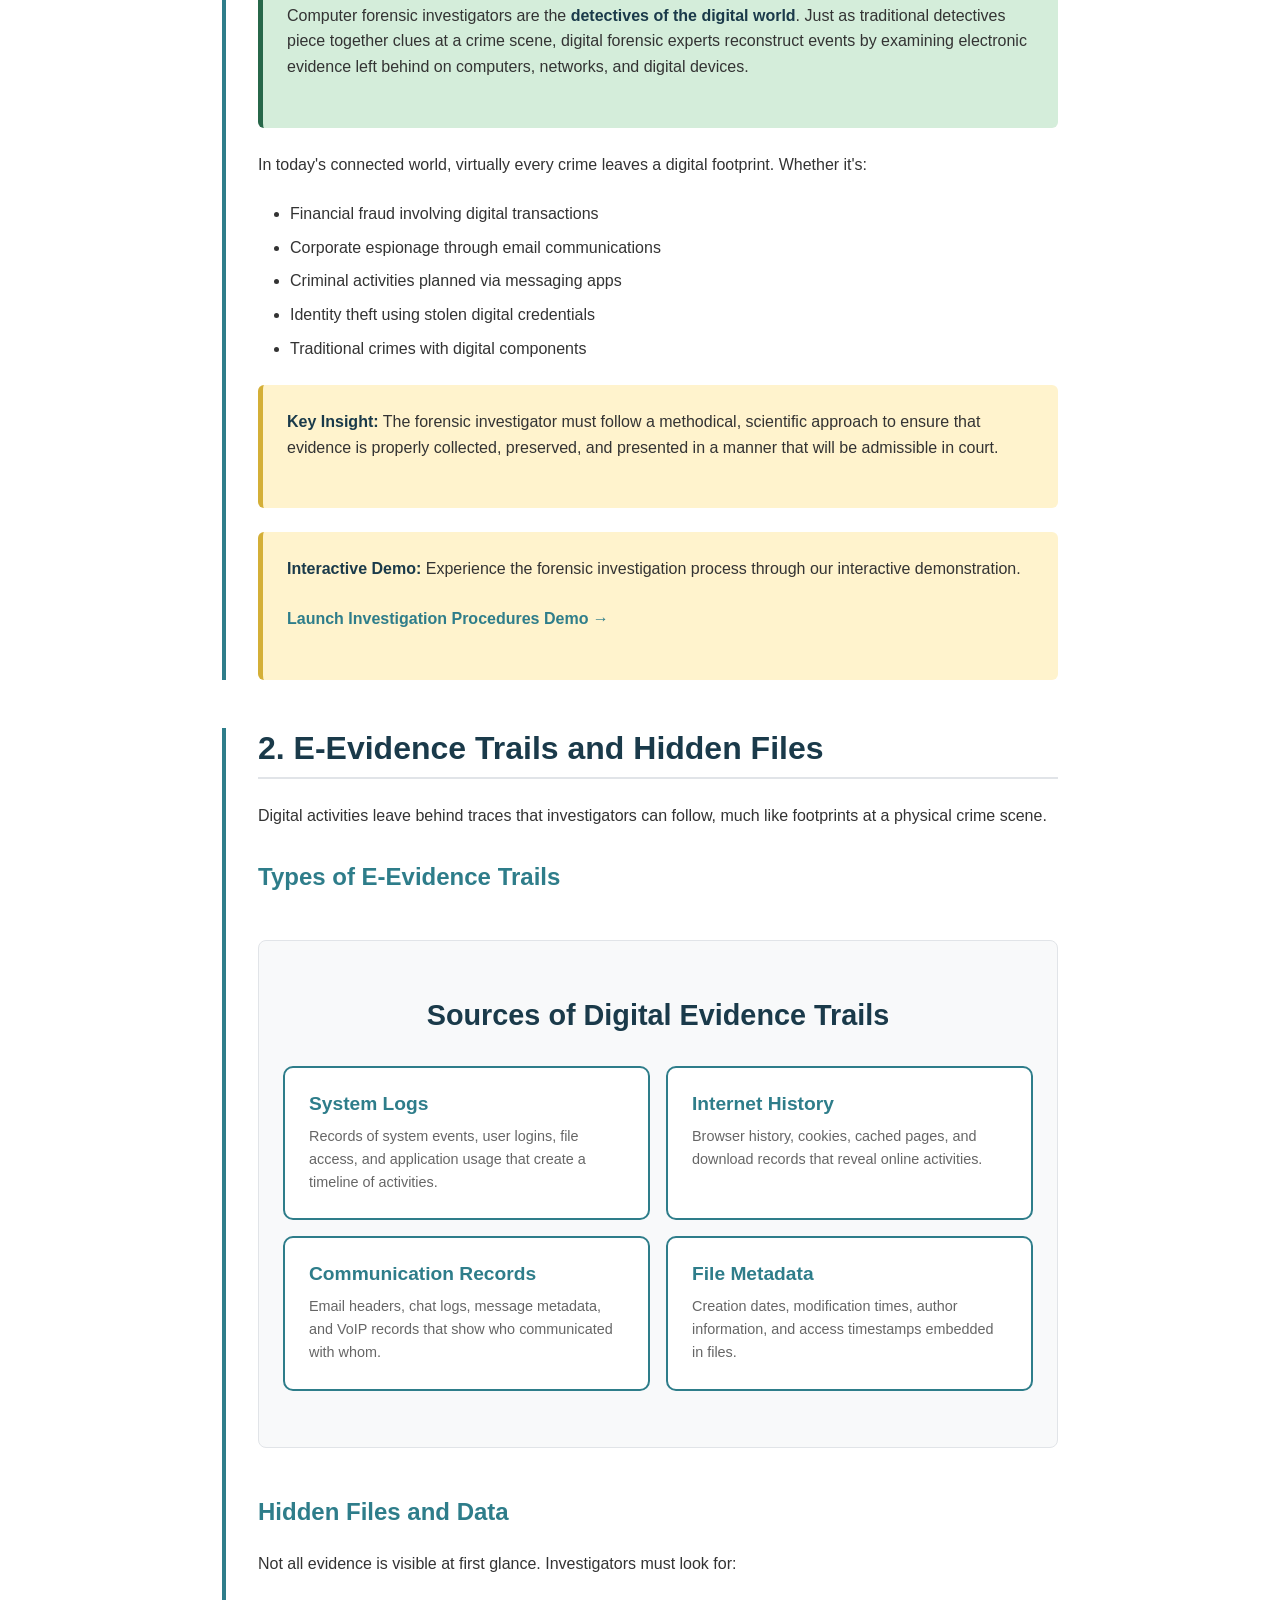
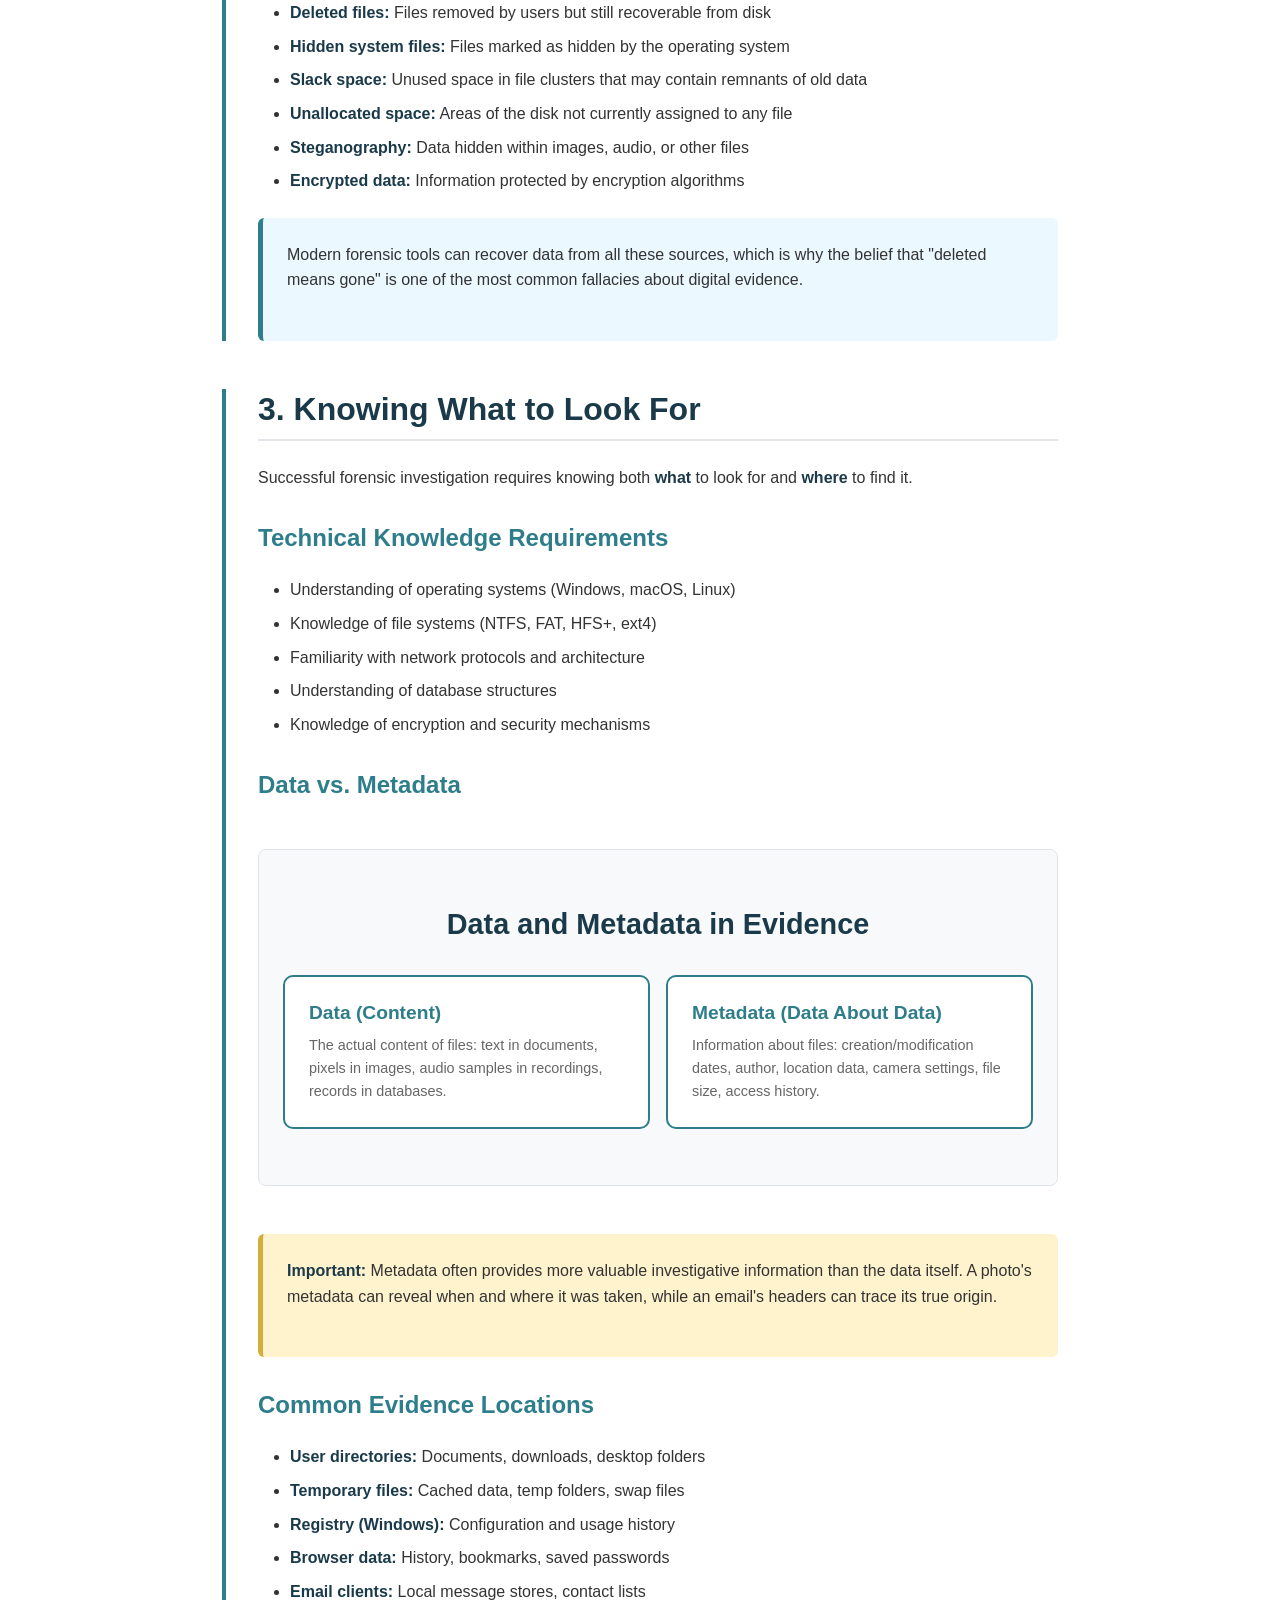
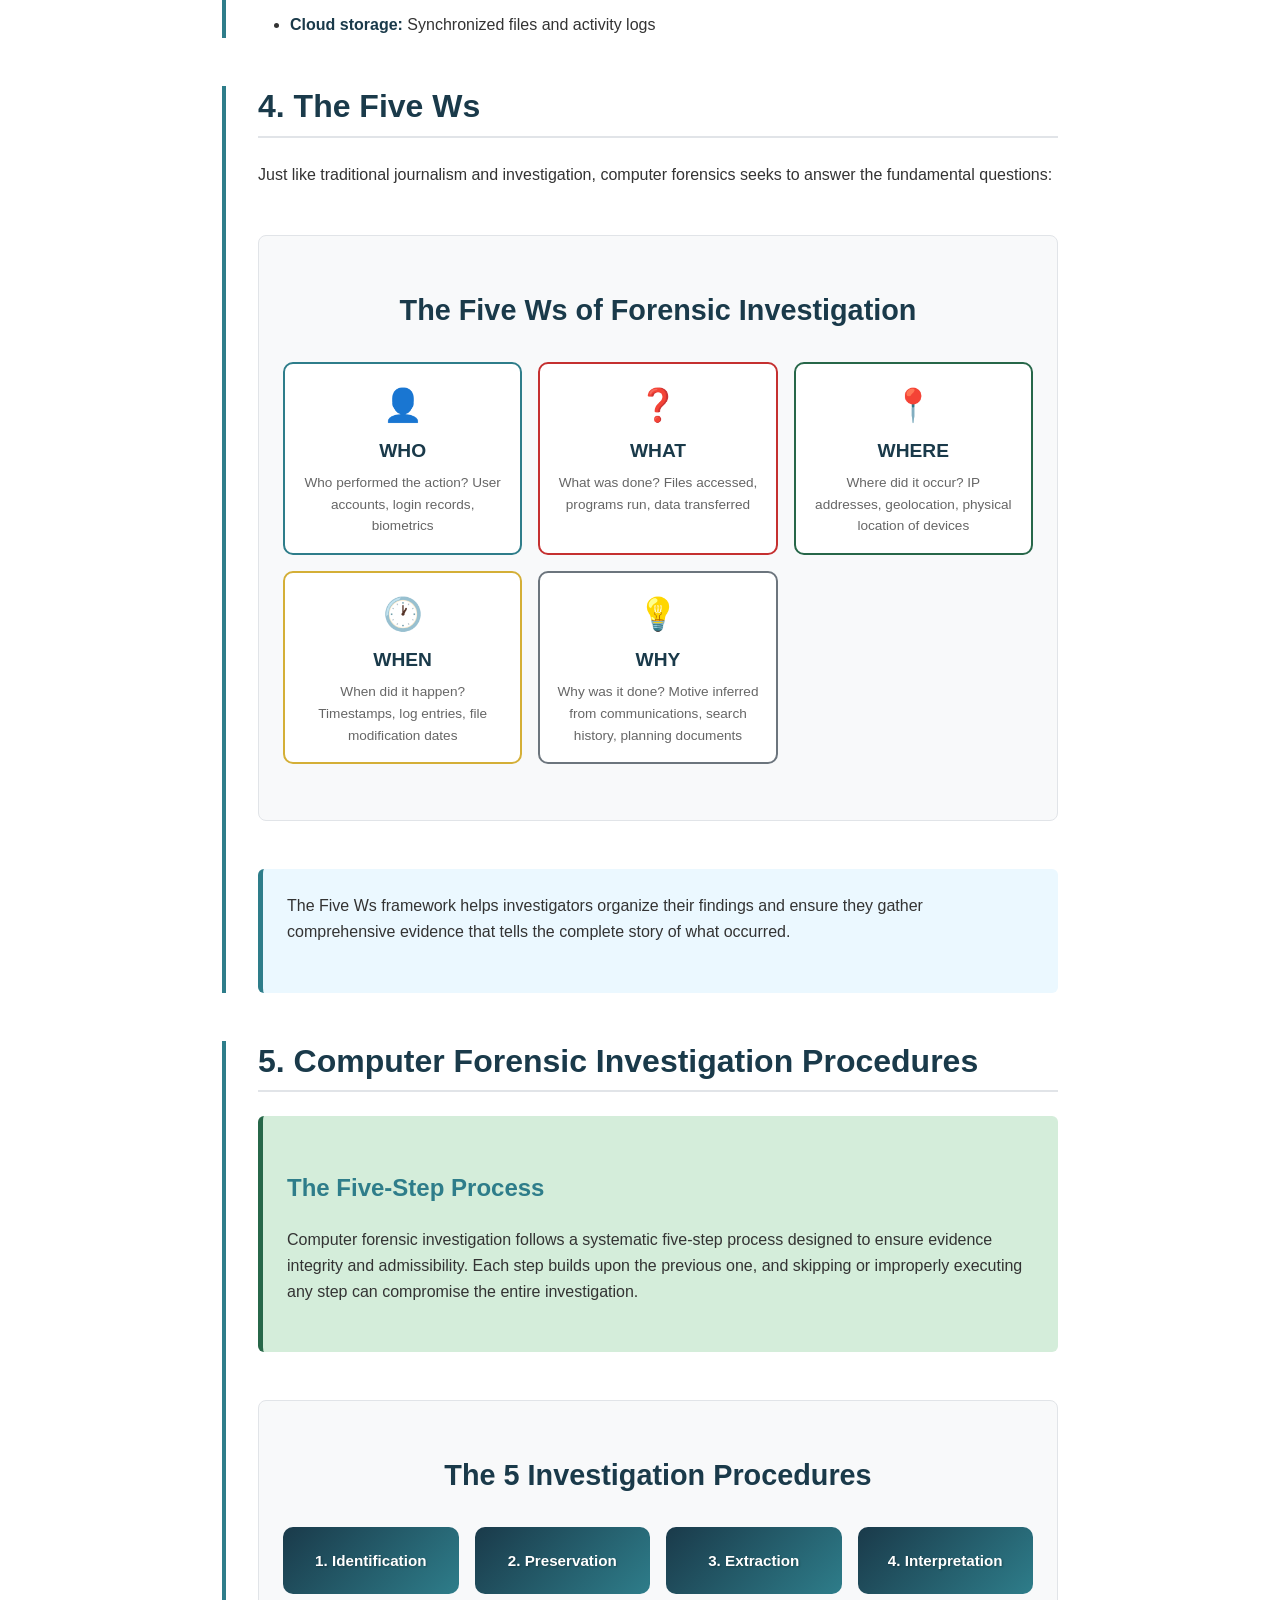
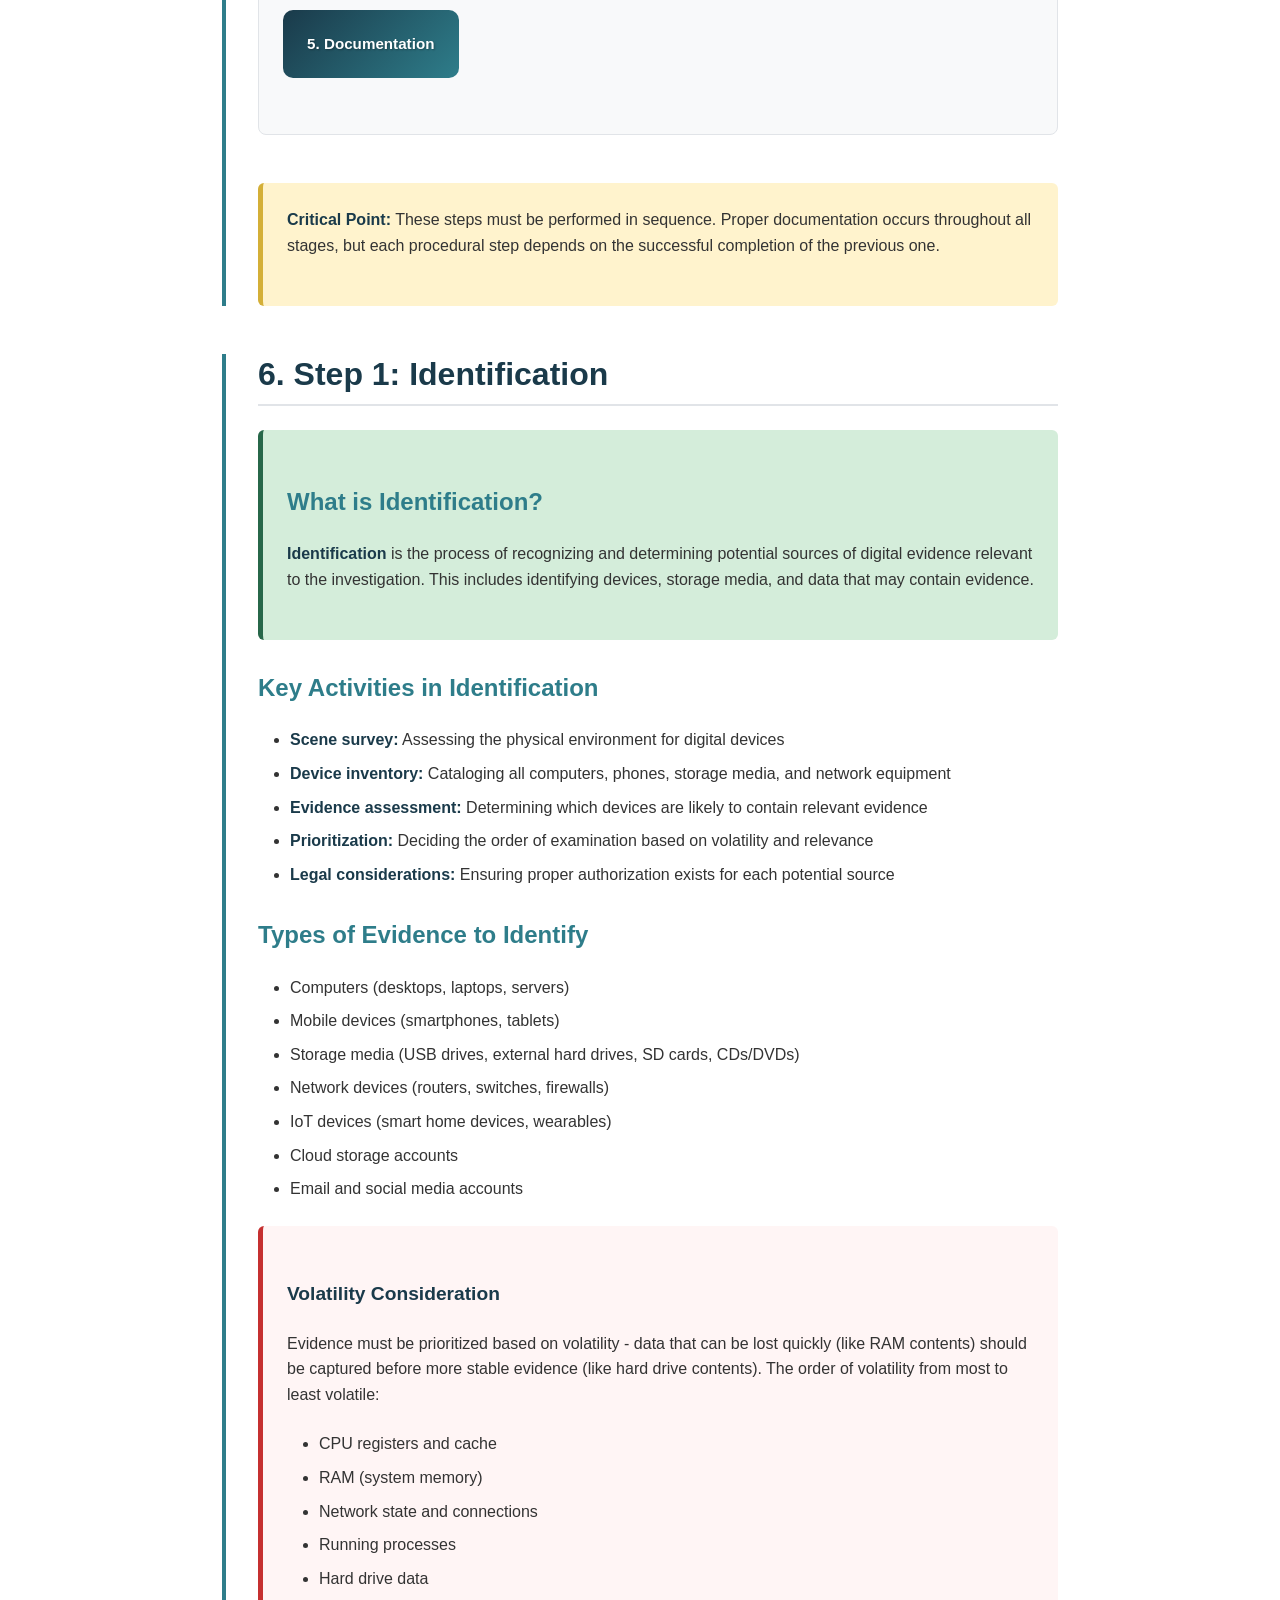
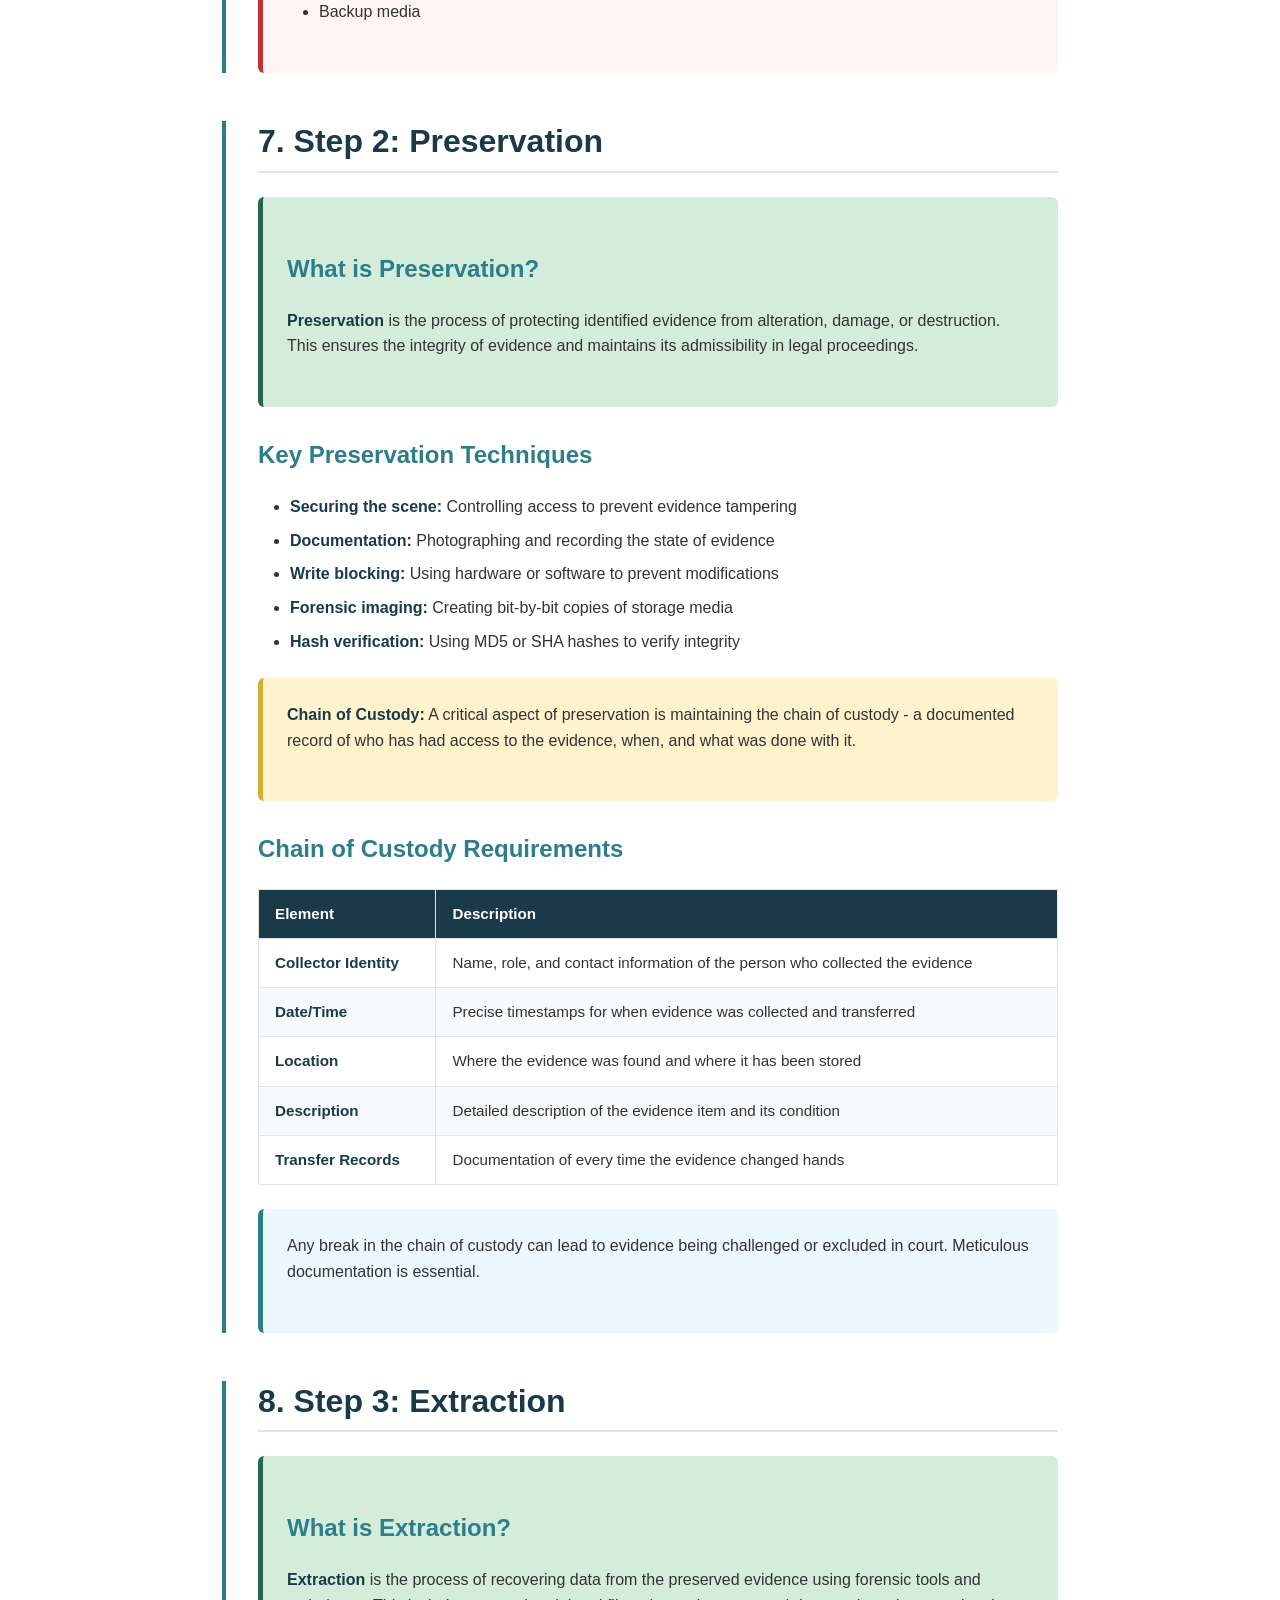
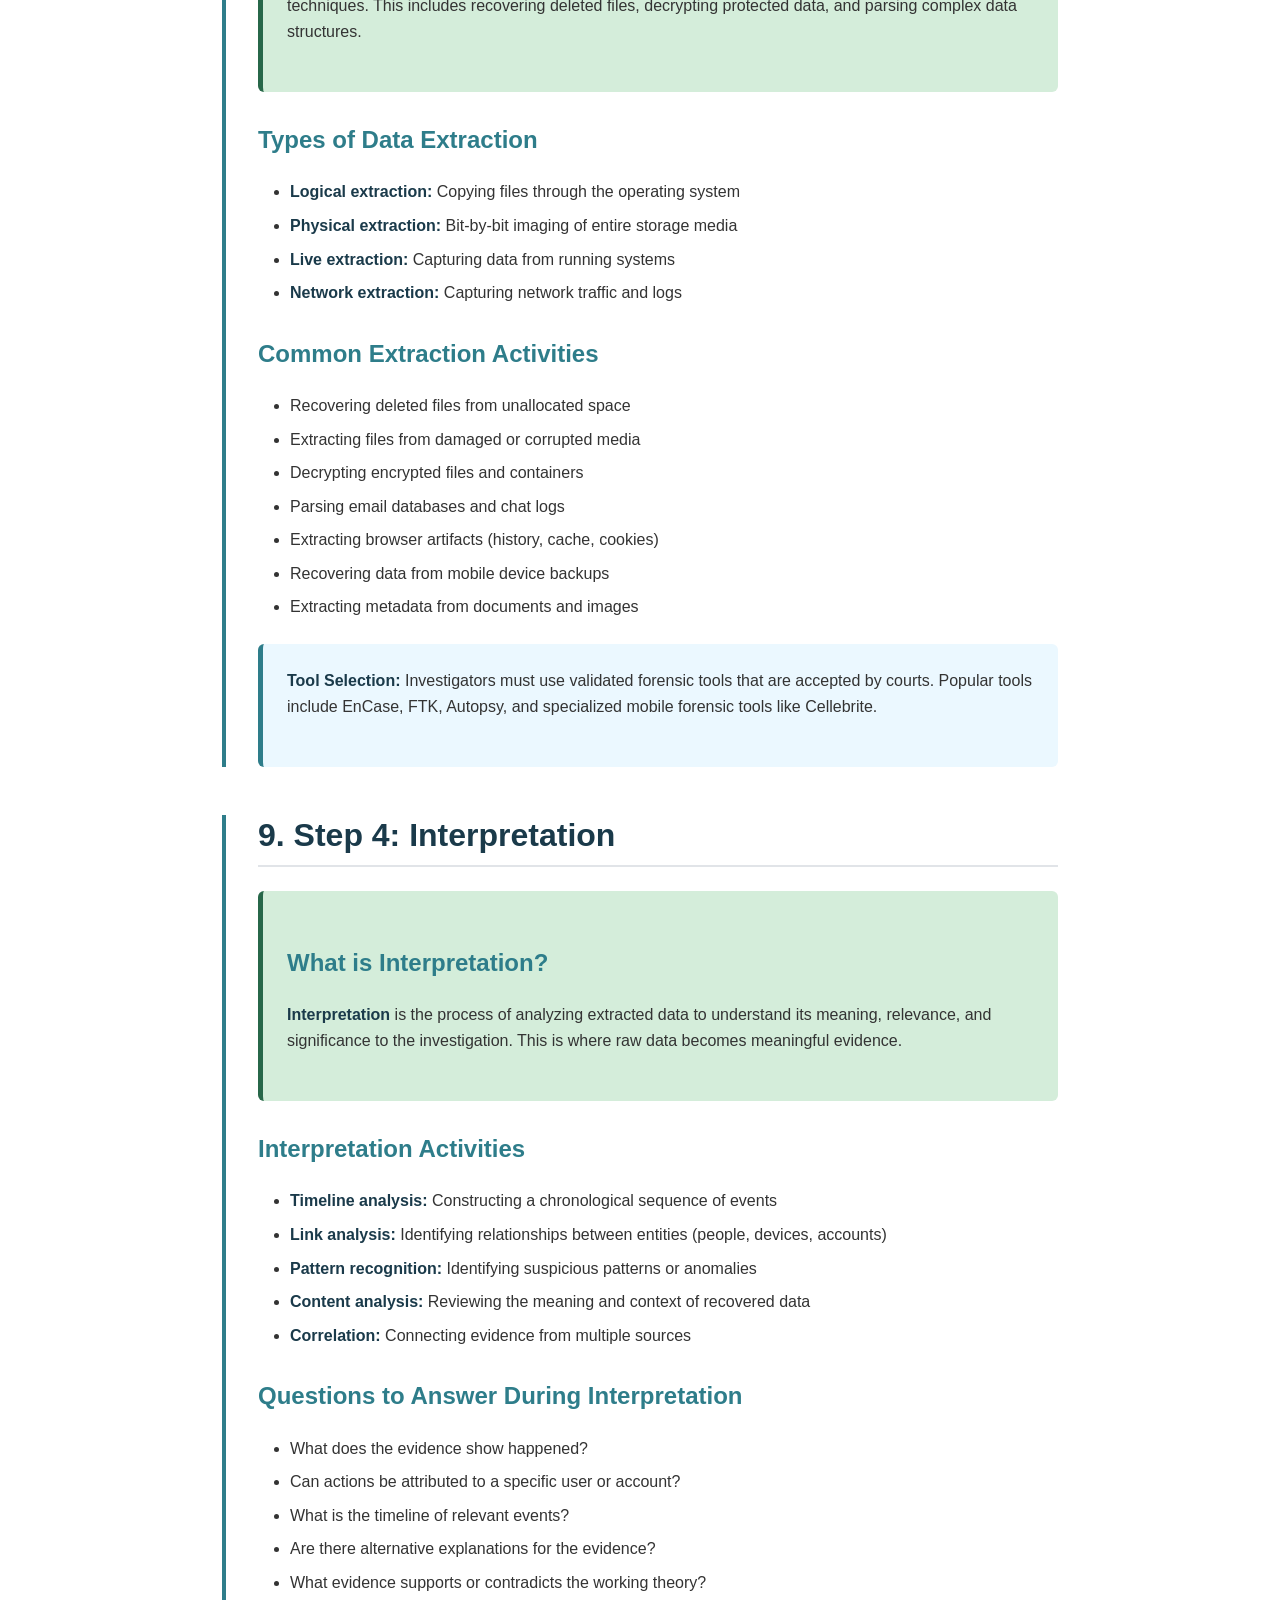
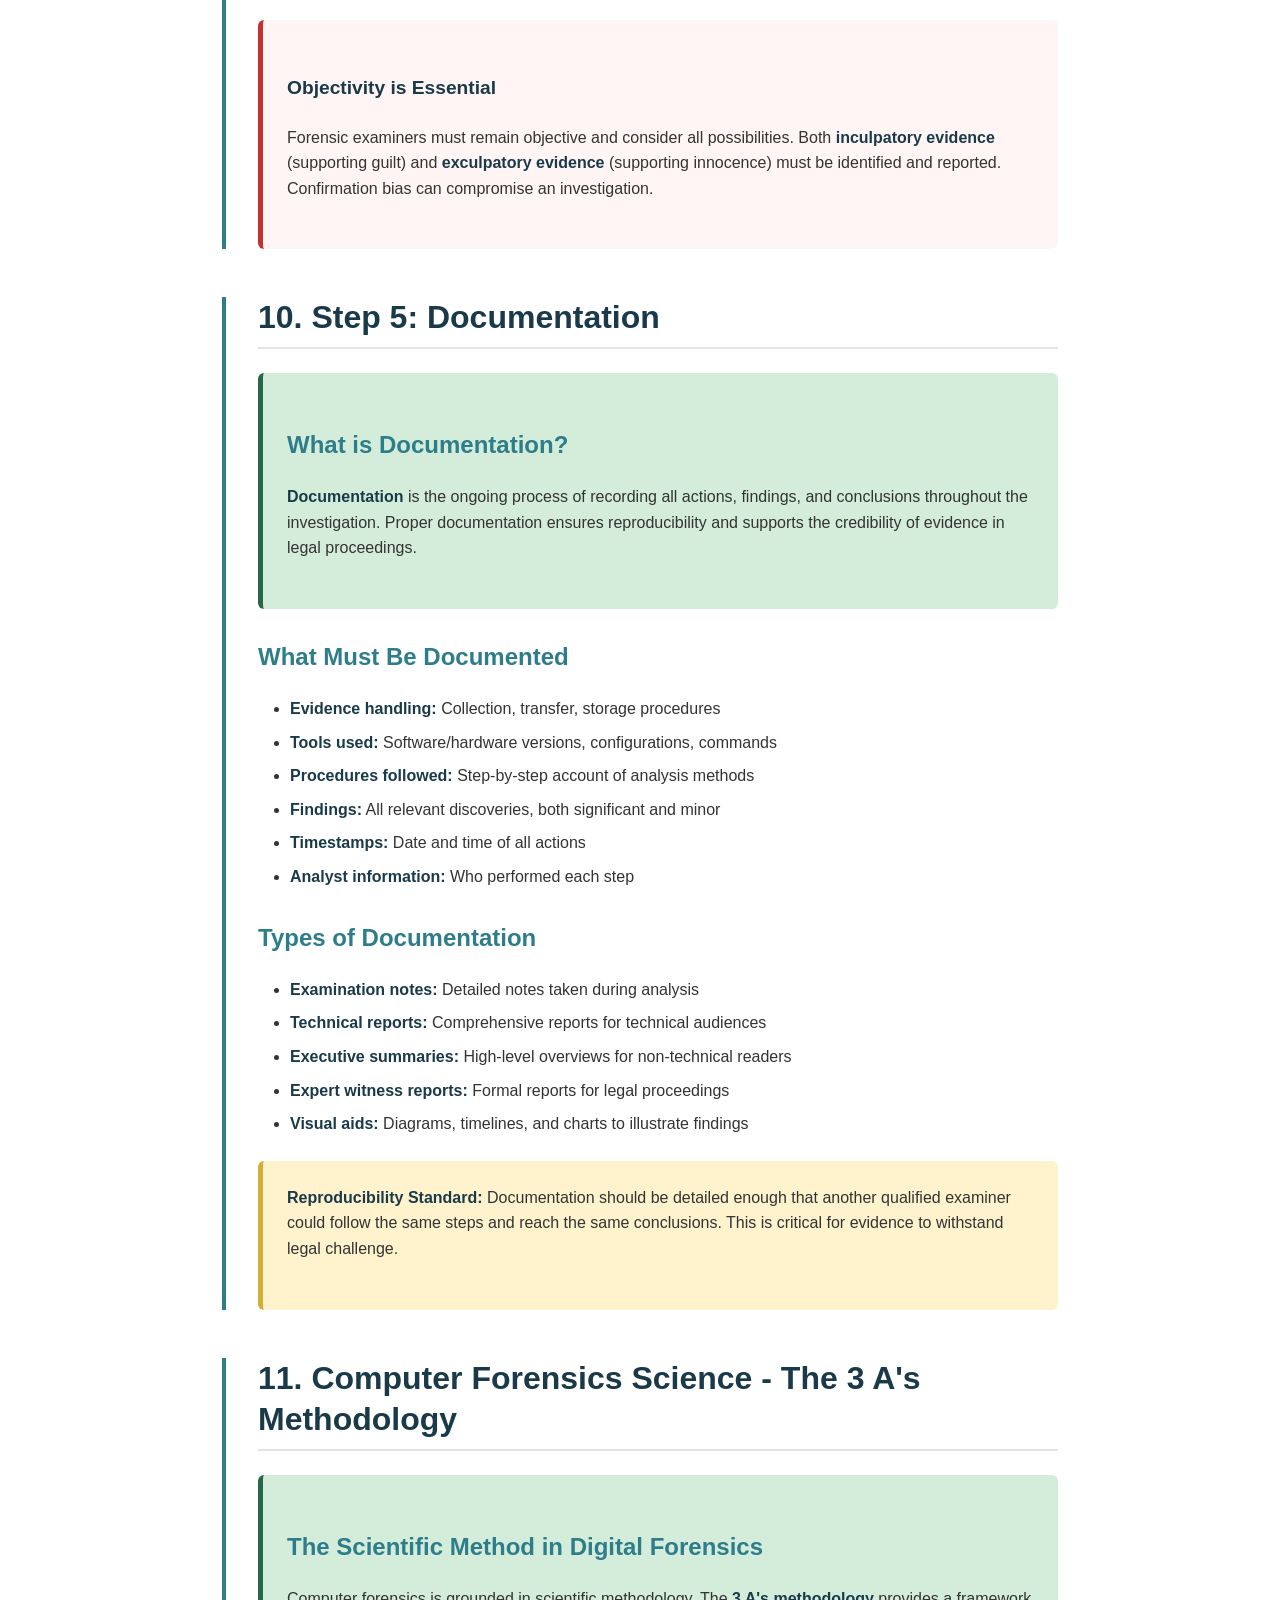
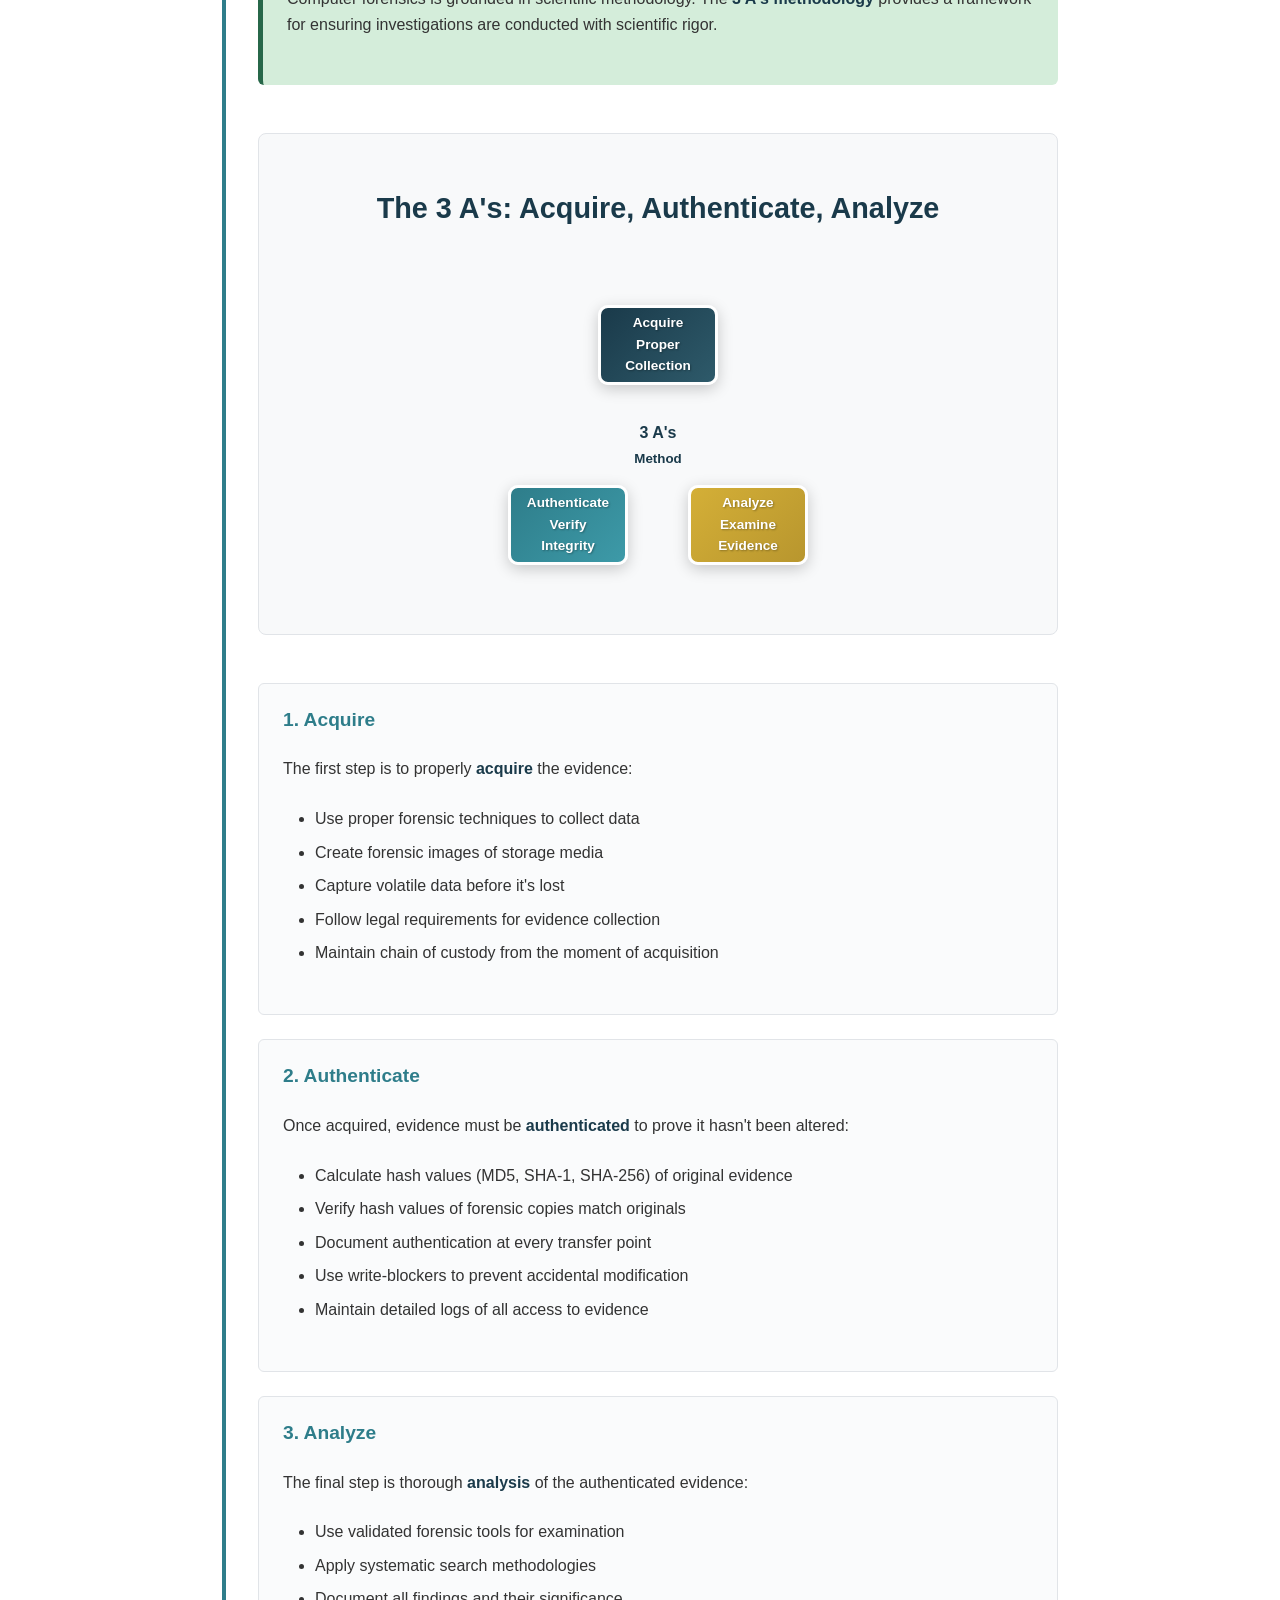
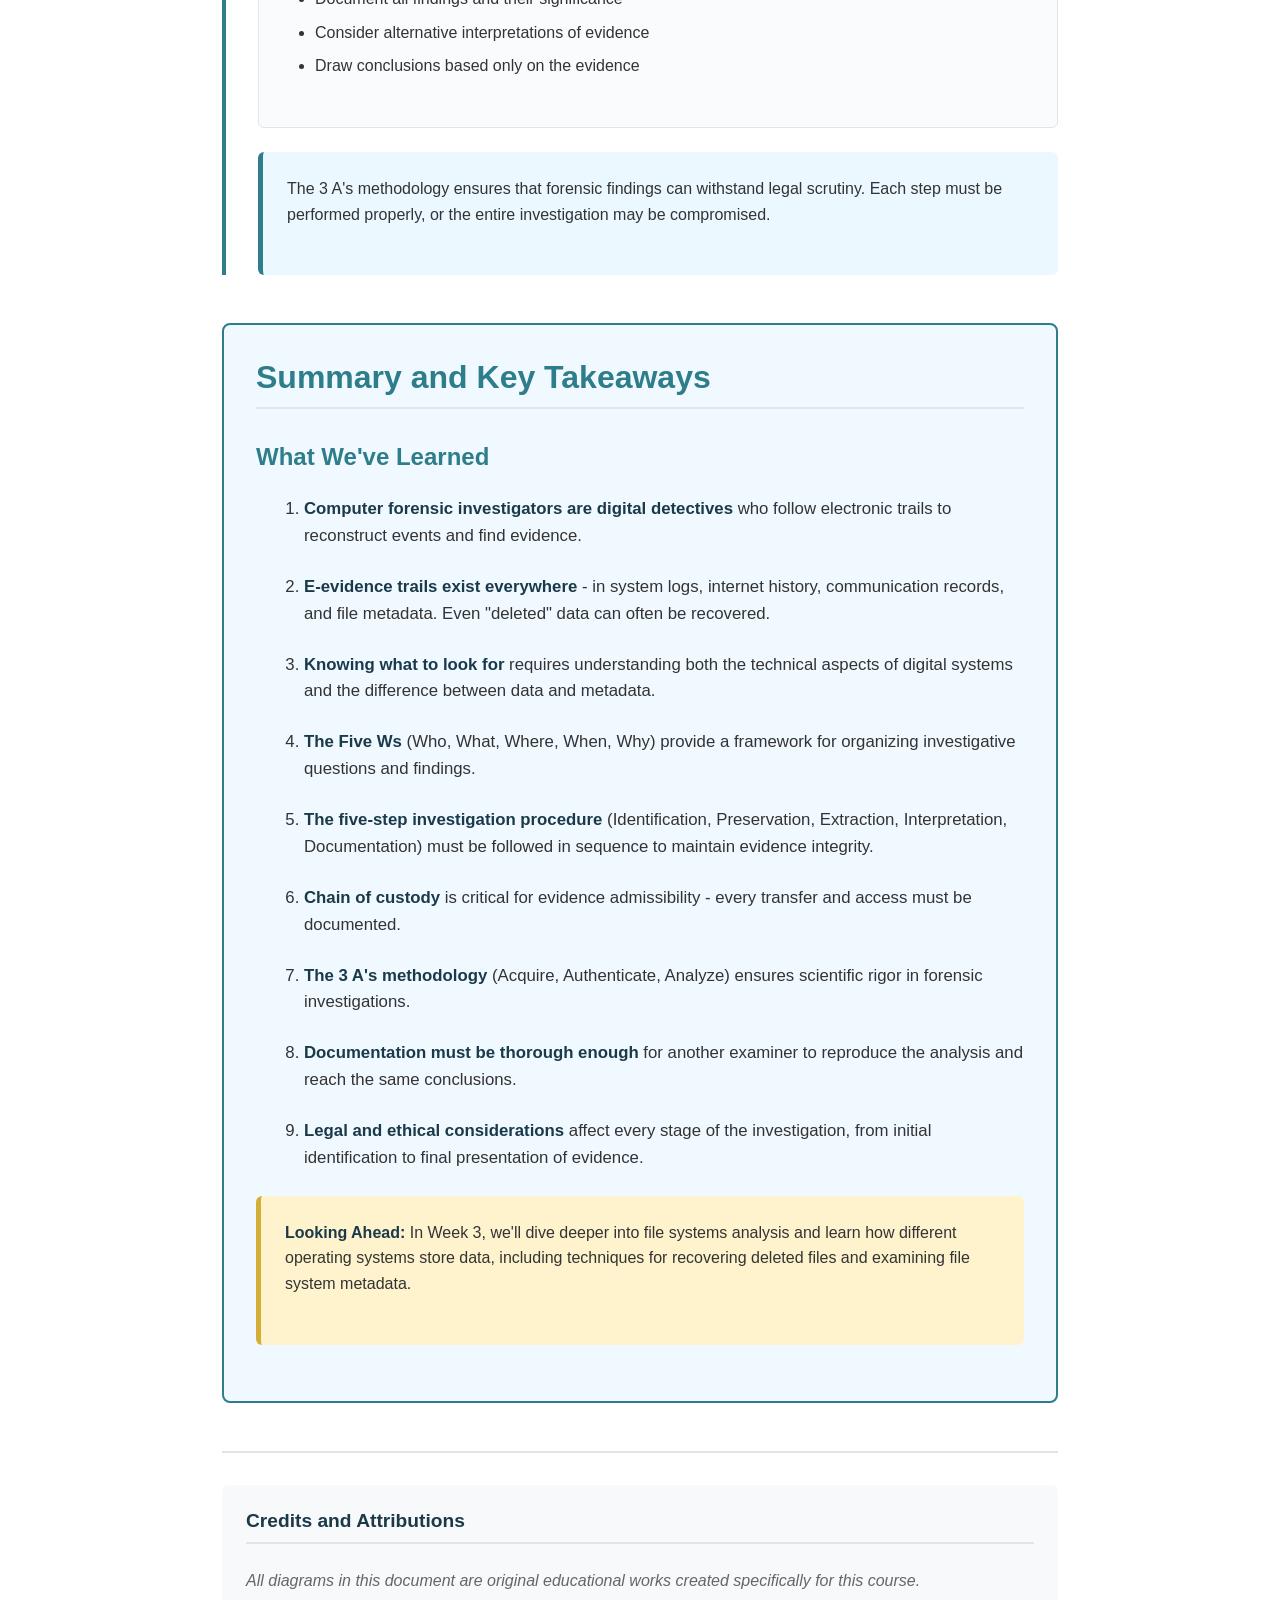
<file: weeks/week2.html>
<!DOCTYPE html>
<html lang="en">
<head>
    <meta charset="UTF-8">
    <meta name="viewport" content="width=device-width, initial-scale=1.0">
    <title>Week 2: Computer Forensic Investigation Procedures</title>
    <link rel="stylesheet" href="../css/styles.css">
</head>
<body>
    <!-- Language Switcher -->
    <div class="language-switcher">
        <a href="week2_ar.html" class="lang-button" title="Switch to Arabic">العربية</a>
    </div>

    <header>
        <h1>Computer Forensic Investigation Procedures</h1>
        <p class="subtitle">Week 2: Detectives of the Digital World</p>
    </header>

    <nav class="table-of-contents no-print">
        <h2>Contents</h2>
        <ul>
            <li><a href="#objectives">Learning Objectives</a></li>
            <li><a href="#introduction">1. Introduction - Detectives of the Digital World</a></li>
            <li><a href="#e-evidence-trails">2. E-Evidence Trails and Hidden Files</a></li>
            <li><a href="#what-to-look-for">3. Knowing What to Look For</a></li>
            <li><a href="#five-ws">4. The Five Ws</a></li>
            <li><a href="#investigation-overview">5. Computer Forensic Investigation Procedures</a></li>
            <li><a href="#identification">6. Step 1: Identification</a></li>
            <li><a href="#preservation">7. Step 2: Preservation</a></li>
            <li><a href="#extraction">8. Step 3: Extraction</a></li>
            <li><a href="#interpretation">9. Step 4: Interpretation</a></li>
            <li><a href="#documentation">10. Step 5: Documentation</a></li>
            <li><a href="#three-as">11. Computer Forensics Science - The 3 A's Methodology</a></li>
            <li><a href="#summary">Summary</a></li>
        </ul>
    </nav>

    <main>
        <!-- Learning Objectives -->
        <section id="objectives" class="learning-objectives">
            <h2>Learning Objectives</h2>
            <p>By the end of this week, you will be able to:</p>
            <ul>
                <li>Describe the basic steps in a computer forensics investigation</li>
                <li>Identify legal and ethical issues affecting evidence search and seizure</li>
                <li>Identify types of challenges to the admissibility of e-evidence</li>
                <li>Explain chain of custody and its importance</li>
            </ul>
        </section>

        <!-- Section 1: Introduction -->
        <section id="introduction" class="content-section">
            <h2>1. Introduction - Detectives of the Digital World</h2>

            <div class="definition">
                <h3>The Digital Detective</h3>
                <p>Computer forensic investigators are the <strong>detectives of the digital world</strong>. Just as traditional detectives piece together clues at a crime scene, digital forensic experts reconstruct events by examining electronic evidence left behind on computers, networks, and digital devices.</p>
            </div>

            <p>In today's connected world, virtually every crime leaves a digital footprint. Whether it's:</p>
            <ul>
                <li>Financial fraud involving digital transactions</li>
                <li>Corporate espionage through email communications</li>
                <li>Criminal activities planned via messaging apps</li>
                <li>Identity theft using stolen digital credentials</li>
                <li>Traditional crimes with digital components</li>
            </ul>

            <div class="key-message">
                <p><strong>Key Insight:</strong> The forensic investigator must follow a methodical, scientific approach to ensure that evidence is properly collected, preserved, and presented in a manner that will be admissible in court.</p>
            </div>

            <div class="key-message">
                <p><strong>Interactive Demo:</strong> Experience the forensic investigation process through our interactive demonstration.</p>
                <p style="margin-top: 0.5rem;"><a href="../demos/investigation_procedures_demo.html" style="color: var(--secondary-color); font-weight: 600;">Launch Investigation Procedures Demo &rarr;</a></p>
            </div>
        </section>

        <!-- Section 2: E-Evidence Trails and Hidden Files -->
        <section id="e-evidence-trails" class="content-section">
            <h2>2. E-Evidence Trails and Hidden Files</h2>

            <p>Digital activities leave behind traces that investigators can follow, much like footprints at a physical crime scene.</p>

            <h3>Types of E-Evidence Trails</h3>

            <div class="diagram-container">
                <div class="diagram-title-section">
                    <h3 class="diagram-title">Sources of Digital Evidence Trails</h3>
                </div>
                <div class="discovery-methods">
                    <div class="discovery-method">
                        <h4>System Logs</h4>
                        <p>Records of system events, user logins, file access, and application usage that create a timeline of activities.</p>
                    </div>
                    <div class="discovery-method">
                        <h4>Internet History</h4>
                        <p>Browser history, cookies, cached pages, and download records that reveal online activities.</p>
                    </div>
                    <div class="discovery-method">
                        <h4>Communication Records</h4>
                        <p>Email headers, chat logs, message metadata, and VoIP records that show who communicated with whom.</p>
                    </div>
                    <div class="discovery-method">
                        <h4>File Metadata</h4>
                        <p>Creation dates, modification times, author information, and access timestamps embedded in files.</p>
                    </div>
                </div>
            </div>

            <h3>Hidden Files and Data</h3>
            <p>Not all evidence is visible at first glance. Investigators must look for:</p>
            <ul>
                <li><strong>Deleted files:</strong> Files removed by users but still recoverable from disk</li>
                <li><strong>Hidden system files:</strong> Files marked as hidden by the operating system</li>
                <li><strong>Slack space:</strong> Unused space in file clusters that may contain remnants of old data</li>
                <li><strong>Unallocated space:</strong> Areas of the disk not currently assigned to any file</li>
                <li><strong>Steganography:</strong> Data hidden within images, audio, or other files</li>
                <li><strong>Encrypted data:</strong> Information protected by encryption algorithms</li>
            </ul>

            <div class="forensic-note">
                <p>Modern forensic tools can recover data from all these sources, which is why the belief that "deleted means gone" is one of the most common fallacies about digital evidence.</p>
            </div>
        </section>

        <!-- Section 3: Knowing What to Look For -->
        <section id="what-to-look-for" class="content-section">
            <h2>3. Knowing What to Look For</h2>

            <p>Successful forensic investigation requires knowing both <strong>what</strong> to look for and <strong>where</strong> to find it.</p>

            <h3>Technical Knowledge Requirements</h3>
            <ul>
                <li>Understanding of operating systems (Windows, macOS, Linux)</li>
                <li>Knowledge of file systems (NTFS, FAT, HFS+, ext4)</li>
                <li>Familiarity with network protocols and architecture</li>
                <li>Understanding of database structures</li>
                <li>Knowledge of encryption and security mechanisms</li>
            </ul>

            <h3>Data vs. Metadata</h3>

            <div class="diagram-container">
                <div class="diagram-title-section">
                    <h3 class="diagram-title">Data and Metadata in Evidence</h3>
                </div>
                <div class="discovery-methods">
                    <div class="discovery-method">
                        <h4>Data (Content)</h4>
                        <p>The actual content of files: text in documents, pixels in images, audio samples in recordings, records in databases.</p>
                    </div>
                    <div class="discovery-method">
                        <h4>Metadata (Data About Data)</h4>
                        <p>Information about files: creation/modification dates, author, location data, camera settings, file size, access history.</p>
                    </div>
                </div>
            </div>

            <div class="key-message">
                <p><strong>Important:</strong> Metadata often provides more valuable investigative information than the data itself. A photo's metadata can reveal when and where it was taken, while an email's headers can trace its true origin.</p>
            </div>

            <h3>Common Evidence Locations</h3>
            <ul>
                <li><strong>User directories:</strong> Documents, downloads, desktop folders</li>
                <li><strong>Temporary files:</strong> Cached data, temp folders, swap files</li>
                <li><strong>Registry (Windows):</strong> Configuration and usage history</li>
                <li><strong>Browser data:</strong> History, bookmarks, saved passwords</li>
                <li><strong>Email clients:</strong> Local message stores, contact lists</li>
                <li><strong>Cloud storage:</strong> Synchronized files and activity logs</li>
            </ul>
        </section>

        <!-- Section 4: The Five Ws -->
        <section id="five-ws" class="content-section">
            <h2>4. The Five Ws</h2>

            <p>Just like traditional journalism and investigation, computer forensics seeks to answer the fundamental questions:</p>

            <div class="diagram-container">
                <div class="diagram-title-section">
                    <h3 class="diagram-title">The Five Ws of Forensic Investigation</h3>
                </div>
                <div class="evidence-grid">
                    <div class="evidence-card evidence-artifact">
                        <div class="evidence-icon">👤</div>
                        <h4>WHO</h4>
                        <p>Who performed the action? User accounts, login records, biometrics</p>
                    </div>
                    <div class="evidence-card evidence-inculpatory">
                        <div class="evidence-icon">❓</div>
                        <h4>WHAT</h4>
                        <p>What was done? Files accessed, programs run, data transferred</p>
                    </div>
                    <div class="evidence-card evidence-exculpatory">
                        <div class="evidence-icon">📍</div>
                        <h4>WHERE</h4>
                        <p>Where did it occur? IP addresses, geolocation, physical location of devices</p>
                    </div>
                    <div class="evidence-card evidence-admissible">
                        <div class="evidence-icon">🕐</div>
                        <h4>WHEN</h4>
                        <p>When did it happen? Timestamps, log entries, file modification dates</p>
                    </div>
                    <div class="evidence-card evidence-inadmissible">
                        <div class="evidence-icon">💡</div>
                        <h4>WHY</h4>
                        <p>Why was it done? Motive inferred from communications, search history, planning documents</p>
                    </div>
                </div>
            </div>

            <div class="forensic-note">
                <p>The Five Ws framework helps investigators organize their findings and ensure they gather comprehensive evidence that tells the complete story of what occurred.</p>
            </div>
        </section>

        <!-- Section 5: Investigation Procedures Overview -->
        <section id="investigation-overview" class="content-section">
            <h2>5. Computer Forensic Investigation Procedures</h2>

            <div class="definition">
                <h3>The Five-Step Process</h3>
                <p>Computer forensic investigation follows a systematic five-step process designed to ensure evidence integrity and admissibility. Each step builds upon the previous one, and skipping or improperly executing any step can compromise the entire investigation.</p>
            </div>

            <div class="diagram-container">
                <div class="diagram-title-section">
                    <h3 class="diagram-title">The 5 Investigation Procedures</h3>
                </div>
                <div class="data-categories-grid">
                    <div class="data-category-card">
                        <h4>1. Identification</h4>
                    </div>
                    <div class="data-category-card">
                        <h4>2. Preservation</h4>
                    </div>
                    <div class="data-category-card">
                        <h4>3. Extraction</h4>
                    </div>
                    <div class="data-category-card">
                        <h4>4. Interpretation</h4>
                    </div>
                    <div class="data-category-card">
                        <h4>5. Documentation</h4>
                    </div>
                </div>
            </div>

            <div class="key-message">
                <p><strong>Critical Point:</strong> These steps must be performed in sequence. Proper documentation occurs throughout all stages, but each procedural step depends on the successful completion of the previous one.</p>
            </div>
        </section>

        <!-- Section 6: Identification -->
        <section id="identification" class="content-section">
            <h2>6. Step 1: Identification</h2>

            <div class="definition">
                <h3>What is Identification?</h3>
                <p><strong>Identification</strong> is the process of recognizing and determining potential sources of digital evidence relevant to the investigation. This includes identifying devices, storage media, and data that may contain evidence.</p>
            </div>

            <h3>Key Activities in Identification</h3>
            <ul>
                <li><strong>Scene survey:</strong> Assessing the physical environment for digital devices</li>
                <li><strong>Device inventory:</strong> Cataloging all computers, phones, storage media, and network equipment</li>
                <li><strong>Evidence assessment:</strong> Determining which devices are likely to contain relevant evidence</li>
                <li><strong>Prioritization:</strong> Deciding the order of examination based on volatility and relevance</li>
                <li><strong>Legal considerations:</strong> Ensuring proper authorization exists for each potential source</li>
            </ul>

            <h3>Types of Evidence to Identify</h3>
            <ul>
                <li>Computers (desktops, laptops, servers)</li>
                <li>Mobile devices (smartphones, tablets)</li>
                <li>Storage media (USB drives, external hard drives, SD cards, CDs/DVDs)</li>
                <li>Network devices (routers, switches, firewalls)</li>
                <li>IoT devices (smart home devices, wearables)</li>
                <li>Cloud storage accounts</li>
                <li>Email and social media accounts</li>
            </ul>

            <div class="warning-box">
                <h4>Volatility Consideration</h4>
                <p>Evidence must be prioritized based on volatility - data that can be lost quickly (like RAM contents) should be captured before more stable evidence (like hard drive contents). The order of volatility from most to least volatile:</p>
                <ul>
                    <li>CPU registers and cache</li>
                    <li>RAM (system memory)</li>
                    <li>Network state and connections</li>
                    <li>Running processes</li>
                    <li>Hard drive data</li>
                    <li>Backup media</li>
                </ul>
            </div>
        </section>

        <!-- Section 7: Preservation -->
        <section id="preservation" class="content-section">
            <h2>7. Step 2: Preservation</h2>

            <div class="definition">
                <h3>What is Preservation?</h3>
                <p><strong>Preservation</strong> is the process of protecting identified evidence from alteration, damage, or destruction. This ensures the integrity of evidence and maintains its admissibility in legal proceedings.</p>
            </div>

            <h3>Key Preservation Techniques</h3>
            <ul>
                <li><strong>Securing the scene:</strong> Controlling access to prevent evidence tampering</li>
                <li><strong>Documentation:</strong> Photographing and recording the state of evidence</li>
                <li><strong>Write blocking:</strong> Using hardware or software to prevent modifications</li>
                <li><strong>Forensic imaging:</strong> Creating bit-by-bit copies of storage media</li>
                <li><strong>Hash verification:</strong> Using MD5 or SHA hashes to verify integrity</li>
            </ul>

            <div class="key-message">
                <p><strong>Chain of Custody:</strong> A critical aspect of preservation is maintaining the chain of custody - a documented record of who has had access to the evidence, when, and what was done with it.</p>
            </div>

            <h3>Chain of Custody Requirements</h3>
            <table>
                <thead>
                    <tr>
                        <th>Element</th>
                        <th>Description</th>
                    </tr>
                </thead>
                <tbody>
                    <tr>
                        <td><strong>Collector Identity</strong></td>
                        <td>Name, role, and contact information of the person who collected the evidence</td>
                    </tr>
                    <tr>
                        <td><strong>Date/Time</strong></td>
                        <td>Precise timestamps for when evidence was collected and transferred</td>
                    </tr>
                    <tr>
                        <td><strong>Location</strong></td>
                        <td>Where the evidence was found and where it has been stored</td>
                    </tr>
                    <tr>
                        <td><strong>Description</strong></td>
                        <td>Detailed description of the evidence item and its condition</td>
                    </tr>
                    <tr>
                        <td><strong>Transfer Records</strong></td>
                        <td>Documentation of every time the evidence changed hands</td>
                    </tr>
                </tbody>
            </table>

            <div class="forensic-note">
                <p>Any break in the chain of custody can lead to evidence being challenged or excluded in court. Meticulous documentation is essential.</p>
            </div>
        </section>

        <!-- Section 8: Extraction -->
        <section id="extraction" class="content-section">
            <h2>8. Step 3: Extraction</h2>

            <div class="definition">
                <h3>What is Extraction?</h3>
                <p><strong>Extraction</strong> is the process of recovering data from the preserved evidence using forensic tools and techniques. This includes recovering deleted files, decrypting protected data, and parsing complex data structures.</p>
            </div>

            <h3>Types of Data Extraction</h3>
            <ul>
                <li><strong>Logical extraction:</strong> Copying files through the operating system</li>
                <li><strong>Physical extraction:</strong> Bit-by-bit imaging of entire storage media</li>
                <li><strong>Live extraction:</strong> Capturing data from running systems</li>
                <li><strong>Network extraction:</strong> Capturing network traffic and logs</li>
            </ul>

            <h3>Common Extraction Activities</h3>
            <ul>
                <li>Recovering deleted files from unallocated space</li>
                <li>Extracting files from damaged or corrupted media</li>
                <li>Decrypting encrypted files and containers</li>
                <li>Parsing email databases and chat logs</li>
                <li>Extracting browser artifacts (history, cache, cookies)</li>
                <li>Recovering data from mobile device backups</li>
                <li>Extracting metadata from documents and images</li>
            </ul>

            <div class="forensic-note">
                <p><strong>Tool Selection:</strong> Investigators must use validated forensic tools that are accepted by courts. Popular tools include EnCase, FTK, Autopsy, and specialized mobile forensic tools like Cellebrite.</p>
            </div>
        </section>

        <!-- Section 9: Interpretation -->
        <section id="interpretation" class="content-section">
            <h2>9. Step 4: Interpretation</h2>

            <div class="definition">
                <h3>What is Interpretation?</h3>
                <p><strong>Interpretation</strong> is the process of analyzing extracted data to understand its meaning, relevance, and significance to the investigation. This is where raw data becomes meaningful evidence.</p>
            </div>

            <h3>Interpretation Activities</h3>
            <ul>
                <li><strong>Timeline analysis:</strong> Constructing a chronological sequence of events</li>
                <li><strong>Link analysis:</strong> Identifying relationships between entities (people, devices, accounts)</li>
                <li><strong>Pattern recognition:</strong> Identifying suspicious patterns or anomalies</li>
                <li><strong>Content analysis:</strong> Reviewing the meaning and context of recovered data</li>
                <li><strong>Correlation:</strong> Connecting evidence from multiple sources</li>
            </ul>

            <h3>Questions to Answer During Interpretation</h3>
            <ul>
                <li>What does the evidence show happened?</li>
                <li>Can actions be attributed to a specific user or account?</li>
                <li>What is the timeline of relevant events?</li>
                <li>Are there alternative explanations for the evidence?</li>
                <li>What evidence supports or contradicts the working theory?</li>
            </ul>

            <div class="warning-box">
                <h4>Objectivity is Essential</h4>
                <p>Forensic examiners must remain objective and consider all possibilities. Both <strong>inculpatory evidence</strong> (supporting guilt) and <strong>exculpatory evidence</strong> (supporting innocence) must be identified and reported. Confirmation bias can compromise an investigation.</p>
            </div>
        </section>

        <!-- Section 10: Documentation -->
        <section id="documentation" class="content-section">
            <h2>10. Step 5: Documentation</h2>

            <div class="definition">
                <h3>What is Documentation?</h3>
                <p><strong>Documentation</strong> is the ongoing process of recording all actions, findings, and conclusions throughout the investigation. Proper documentation ensures reproducibility and supports the credibility of evidence in legal proceedings.</p>
            </div>

            <h3>What Must Be Documented</h3>
            <ul>
                <li><strong>Evidence handling:</strong> Collection, transfer, storage procedures</li>
                <li><strong>Tools used:</strong> Software/hardware versions, configurations, commands</li>
                <li><strong>Procedures followed:</strong> Step-by-step account of analysis methods</li>
                <li><strong>Findings:</strong> All relevant discoveries, both significant and minor</li>
                <li><strong>Timestamps:</strong> Date and time of all actions</li>
                <li><strong>Analyst information:</strong> Who performed each step</li>
            </ul>

            <h3>Types of Documentation</h3>
            <ul>
                <li><strong>Examination notes:</strong> Detailed notes taken during analysis</li>
                <li><strong>Technical reports:</strong> Comprehensive reports for technical audiences</li>
                <li><strong>Executive summaries:</strong> High-level overviews for non-technical readers</li>
                <li><strong>Expert witness reports:</strong> Formal reports for legal proceedings</li>
                <li><strong>Visual aids:</strong> Diagrams, timelines, and charts to illustrate findings</li>
            </ul>

            <div class="key-message">
                <p><strong>Reproducibility Standard:</strong> Documentation should be detailed enough that another qualified examiner could follow the same steps and reach the same conclusions. This is critical for evidence to withstand legal challenge.</p>
            </div>
        </section>

        <!-- Section 11: The 3 A's Methodology -->
        <section id="three-as" class="content-section">
            <h2>11. Computer Forensics Science - The 3 A's Methodology</h2>

            <div class="definition">
                <h3>The Scientific Method in Digital Forensics</h3>
                <p>Computer forensics is grounded in scientific methodology. The <strong>3 A's methodology</strong> provides a framework for ensuring investigations are conducted with scientific rigor.</p>
            </div>

            <div class="diagram-container">
                <div class="diagram-title-section">
                    <h3 class="diagram-title">The 3 A's: Acquire, Authenticate, Analyze</h3>
                </div>
                <div class="skills-triangle-container">
                    <div class="skills-triangle">
                        <div class="skill-pillar pillar-legal">
                            Acquire<br>Proper<br>Collection
                        </div>
                        <div class="skill-pillar pillar-tech">
                            Authenticate<br>Verify<br>Integrity
                        </div>
                        <div class="skill-pillar pillar-investigative">
                            Analyze<br>Examine<br>Evidence
                        </div>
                        <div class="skills-center">
                            <strong>3 A's</strong><br>
                            <small>Method</small>
                        </div>
                    </div>
                </div>
            </div>

            <article class="forensic-concept">
                <h4>1. Acquire</h4>
                <p>The first step is to properly <strong>acquire</strong> the evidence:</p>
                <ul>
                    <li>Use proper forensic techniques to collect data</li>
                    <li>Create forensic images of storage media</li>
                    <li>Capture volatile data before it's lost</li>
                    <li>Follow legal requirements for evidence collection</li>
                    <li>Maintain chain of custody from the moment of acquisition</li>
                </ul>
            </article>

            <article class="forensic-concept">
                <h4>2. Authenticate</h4>
                <p>Once acquired, evidence must be <strong>authenticated</strong> to prove it hasn't been altered:</p>
                <ul>
                    <li>Calculate hash values (MD5, SHA-1, SHA-256) of original evidence</li>
                    <li>Verify hash values of forensic copies match originals</li>
                    <li>Document authentication at every transfer point</li>
                    <li>Use write-blockers to prevent accidental modification</li>
                    <li>Maintain detailed logs of all access to evidence</li>
                </ul>
            </article>

            <article class="forensic-concept">
                <h4>3. Analyze</h4>
                <p>The final step is thorough <strong>analysis</strong> of the authenticated evidence:</p>
                <ul>
                    <li>Use validated forensic tools for examination</li>
                    <li>Apply systematic search methodologies</li>
                    <li>Document all findings and their significance</li>
                    <li>Consider alternative interpretations of evidence</li>
                    <li>Draw conclusions based only on the evidence</li>
                </ul>
            </article>

            <div class="forensic-note">
                <p>The 3 A's methodology ensures that forensic findings can withstand legal scrutiny. Each step must be performed properly, or the entire investigation may be compromised.</p>
            </div>
        </section>

        <!-- Summary -->
        <section id="summary" class="content-section summary">
            <h2>Summary and Key Takeaways</h2>

            <h3>What We've Learned</h3>
            <ol>
                <li><strong>Computer forensic investigators are digital detectives</strong> who follow electronic trails to reconstruct events and find evidence.</li>

                <li><strong>E-evidence trails exist everywhere</strong> - in system logs, internet history, communication records, and file metadata. Even "deleted" data can often be recovered.</li>

                <li><strong>Knowing what to look for</strong> requires understanding both the technical aspects of digital systems and the difference between data and metadata.</li>

                <li><strong>The Five Ws</strong> (Who, What, Where, When, Why) provide a framework for organizing investigative questions and findings.</li>

                <li><strong>The five-step investigation procedure</strong> (Identification, Preservation, Extraction, Interpretation, Documentation) must be followed in sequence to maintain evidence integrity.</li>

                <li><strong>Chain of custody</strong> is critical for evidence admissibility - every transfer and access must be documented.</li>

                <li><strong>The 3 A's methodology</strong> (Acquire, Authenticate, Analyze) ensures scientific rigor in forensic investigations.</li>

                <li><strong>Documentation must be thorough enough</strong> for another examiner to reproduce the analysis and reach the same conclusions.</li>

                <li><strong>Legal and ethical considerations</strong> affect every stage of the investigation, from initial identification to final presentation of evidence.</li>
            </ol>

            <div class="key-message">
                <p><strong>Looking Ahead:</strong> In Week 3, we'll dive deeper into file systems analysis and learn how different operating systems store data, including techniques for recovering deleted files and examining file system metadata.</p>
            </div>
        </section>
    </main>

    <footer>
        <section id="image-credits">
            <h2>Credits and Attributions</h2>
            <p class="credits-intro">All diagrams in this document are original educational works created specifically for this course.</p>
            <ul class="credits-list">
                <li><strong>Five Ws Diagram:</strong> Original educational diagram. Licensed under CC BY 4.0</li>
                <li><strong>Investigation Procedures Flow:</strong> Original educational diagram. Licensed under CC BY 4.0</li>
                <li><strong>3 A's Methodology:</strong> Original educational diagram. Licensed under CC BY 4.0</li>
                <li><strong>Evidence Trails Grid:</strong> Original educational diagram. Licensed under CC BY 4.0</li>
            </ul>
        </section>

        <p style="text-align: center; margin-top: 2rem;">
            <a href="../index.html">&larr; Back to Course Home</a>
        </p>
    </footer>
</body>
</html>
</file>
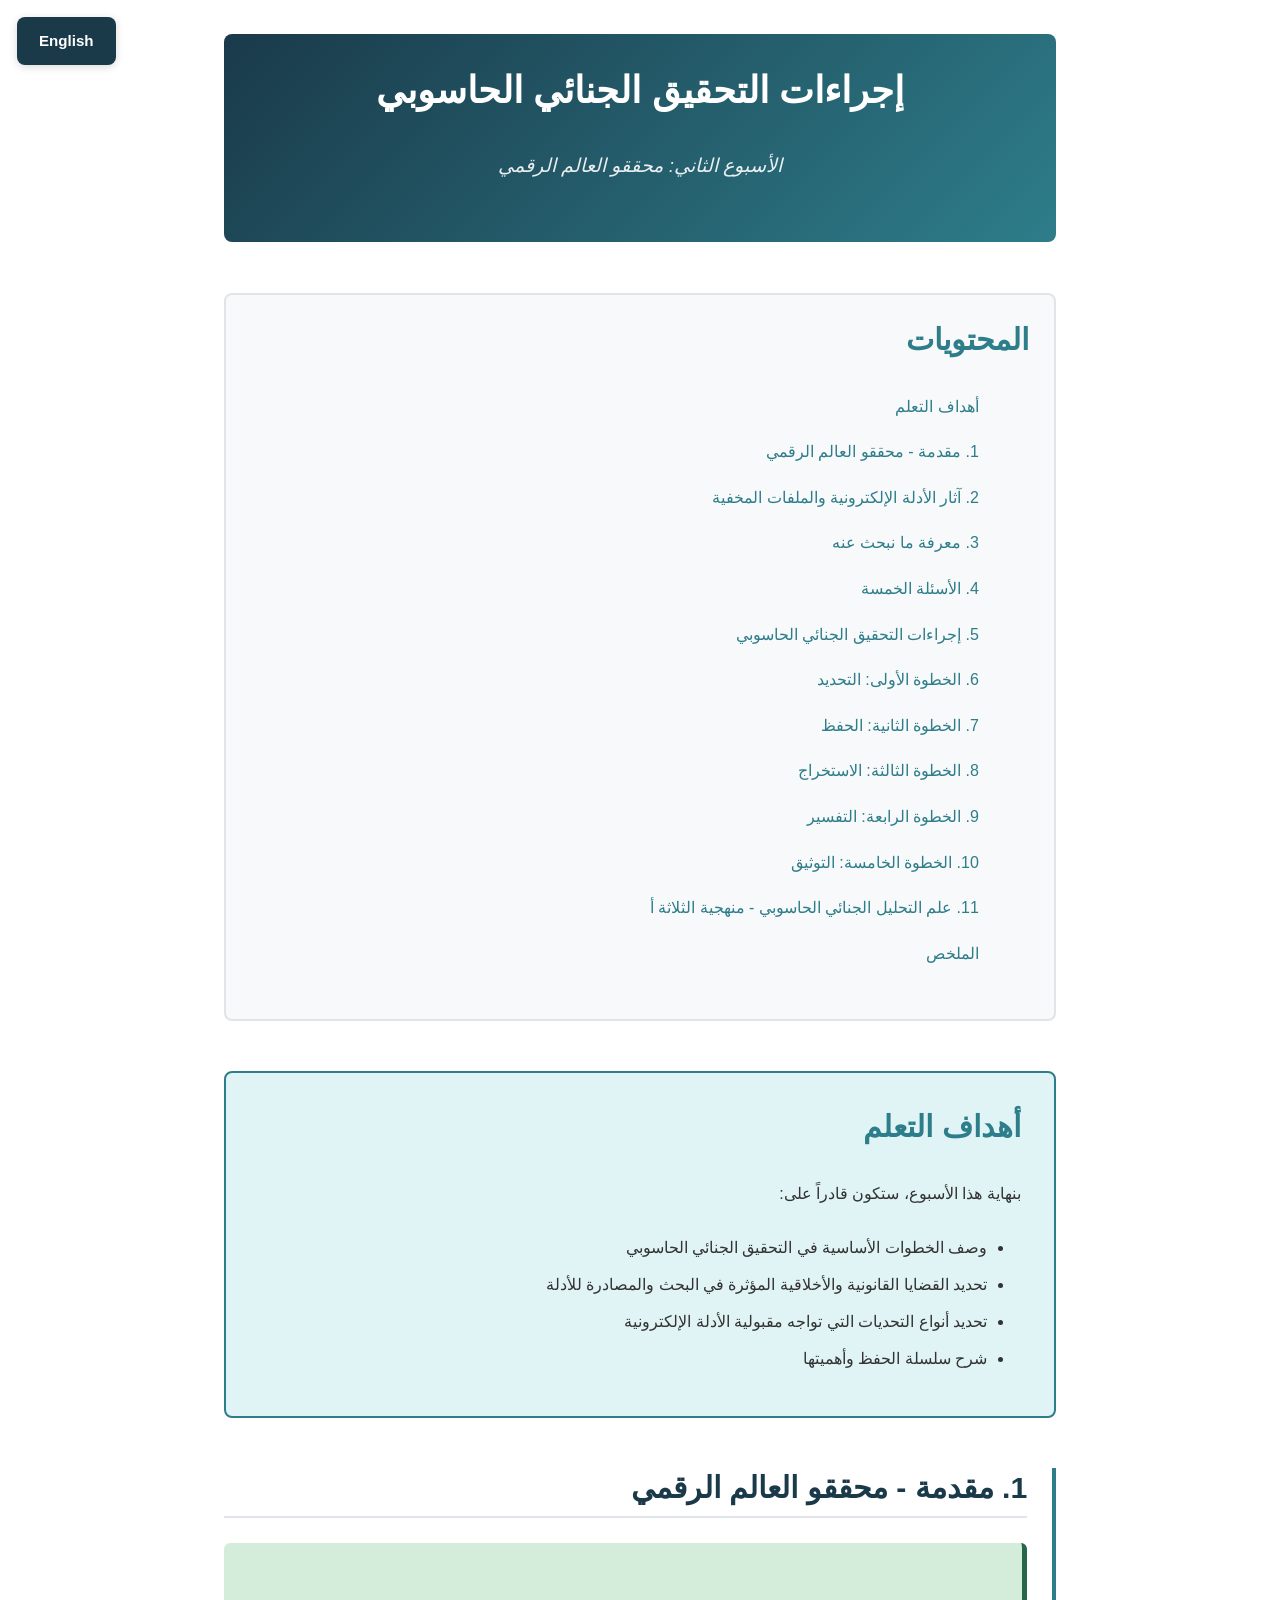
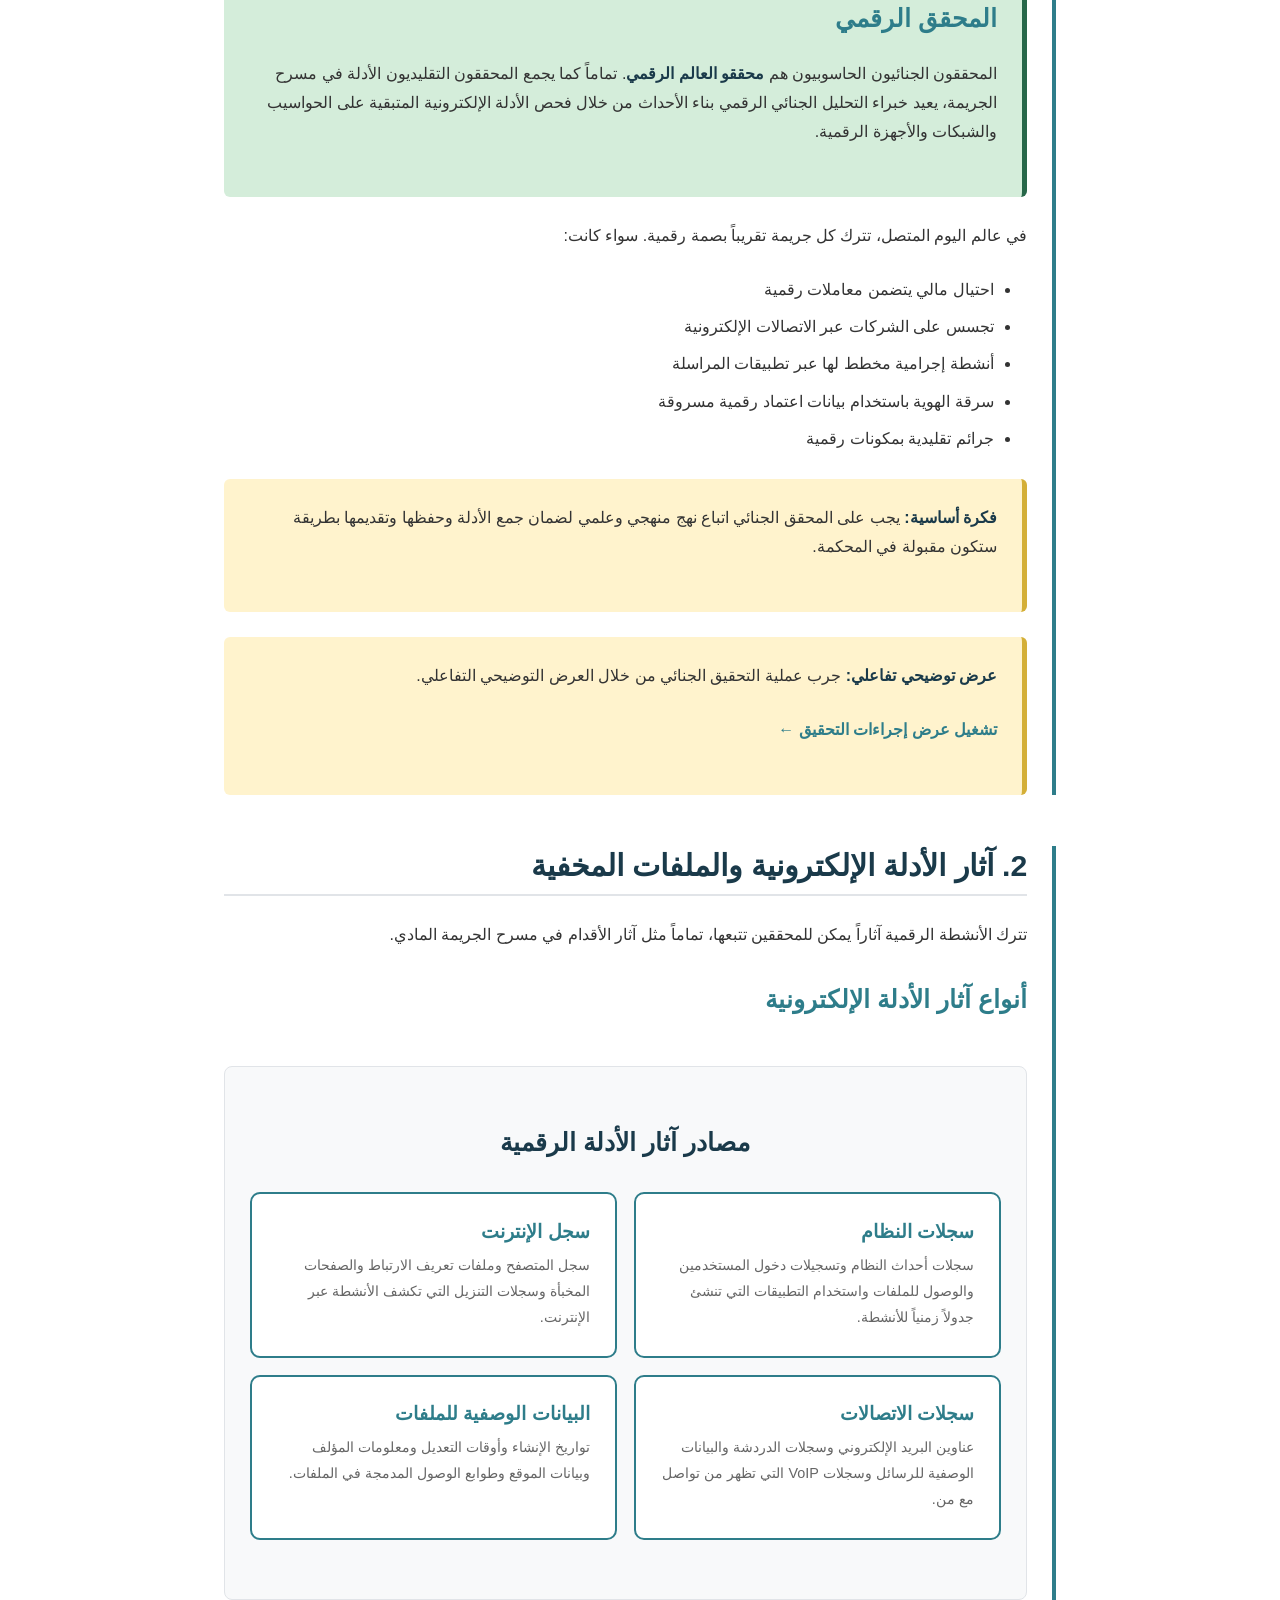
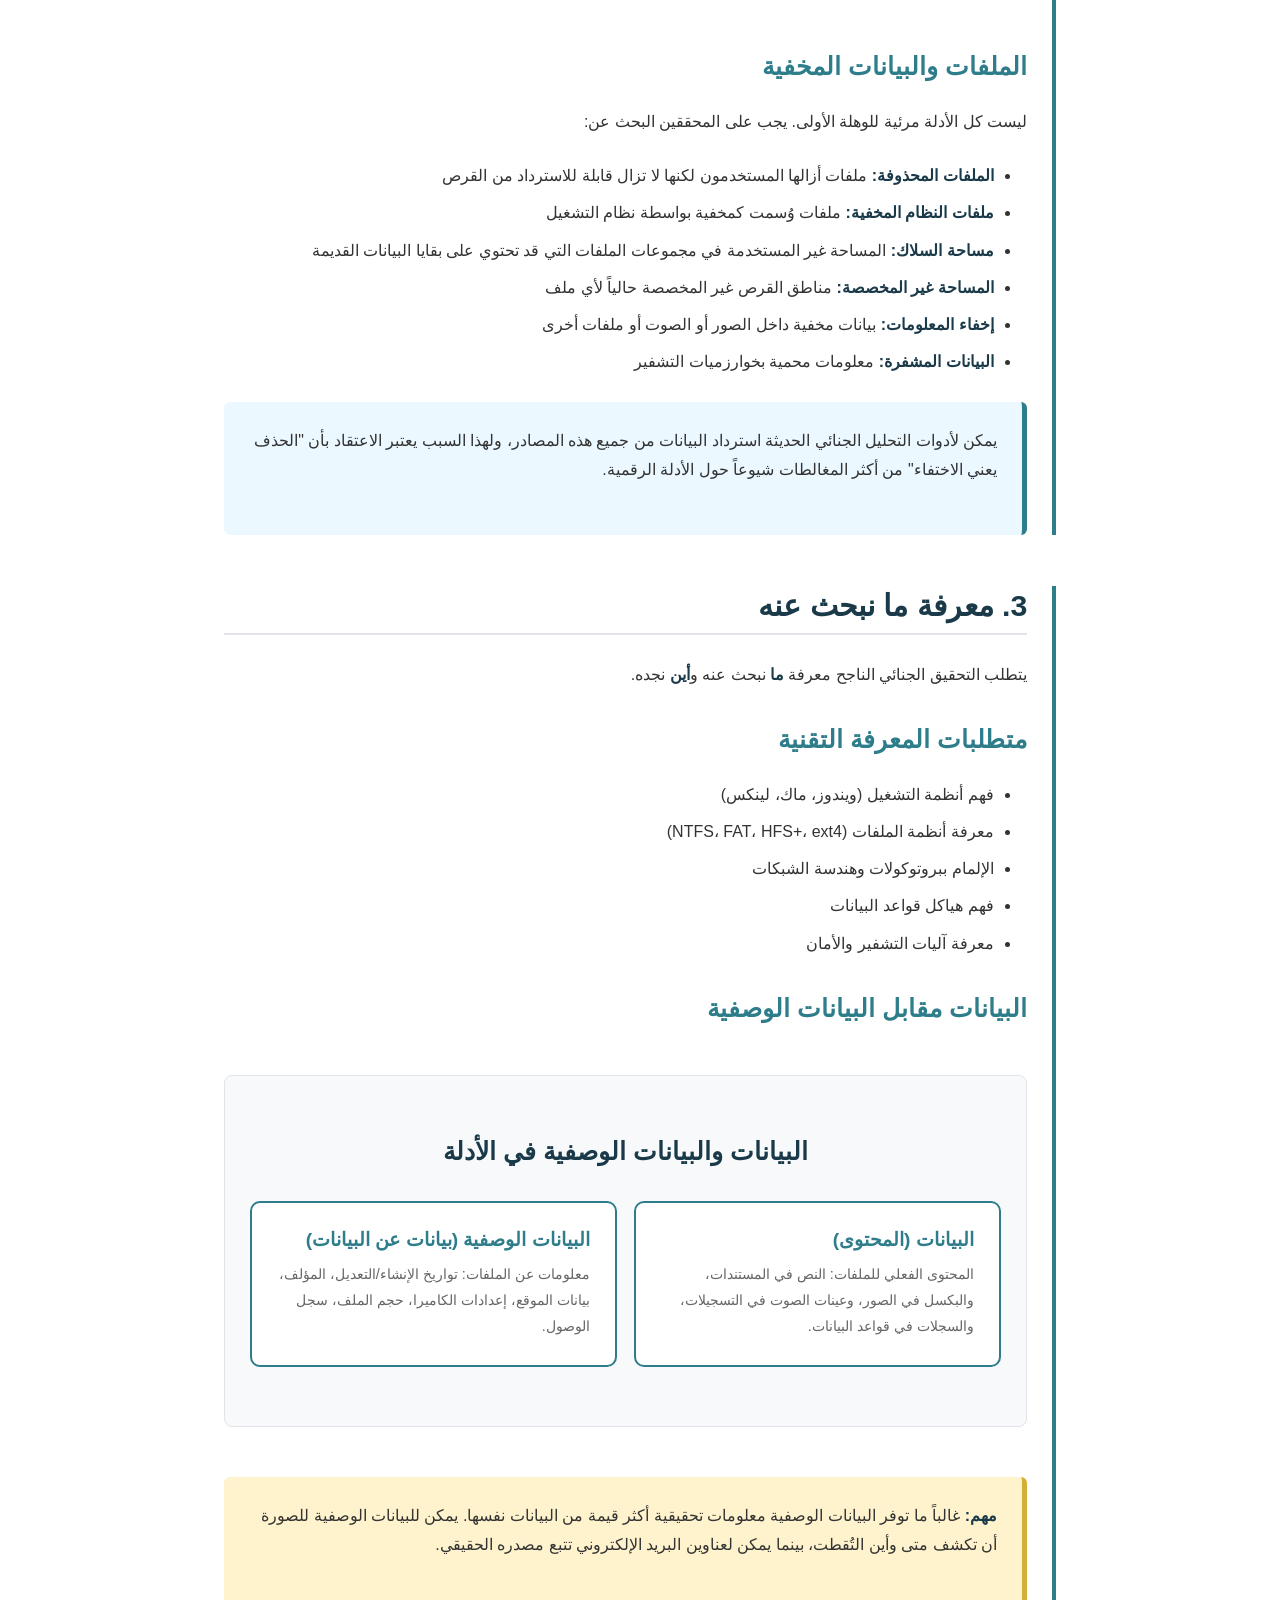
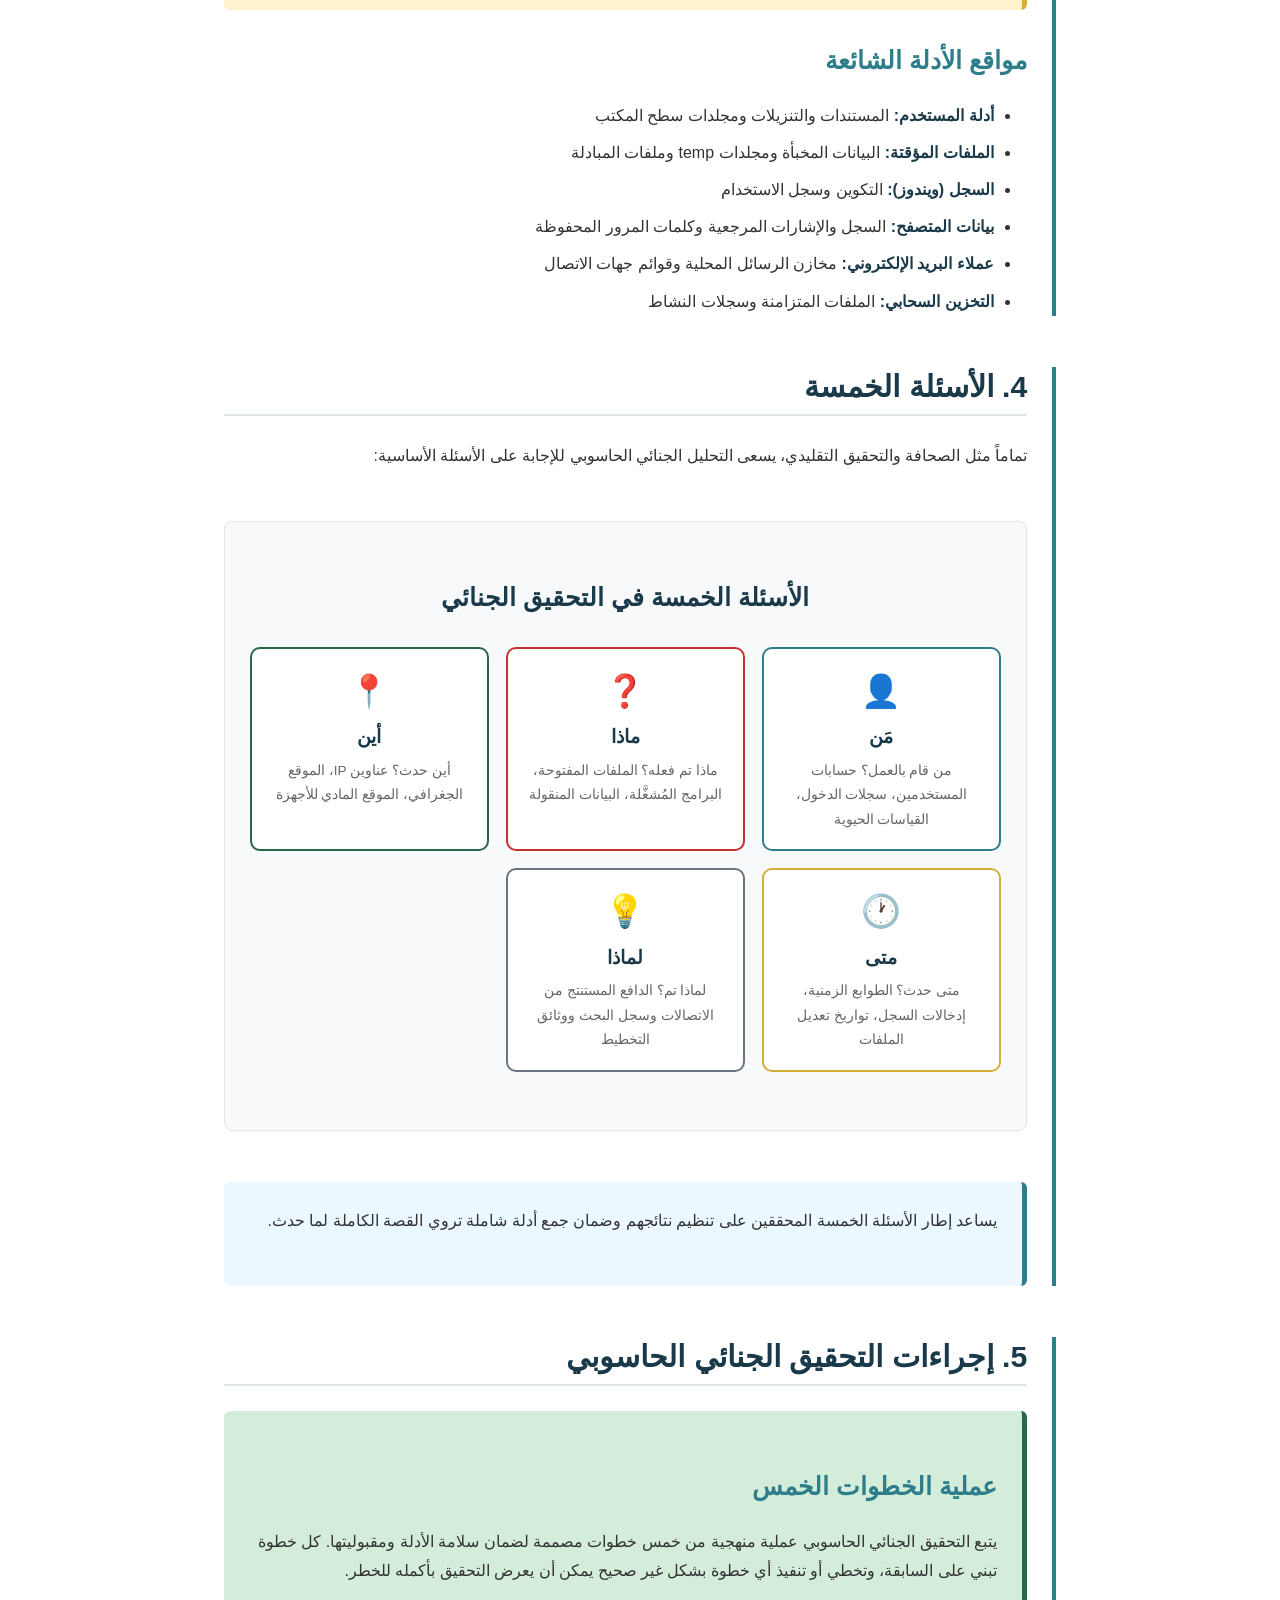
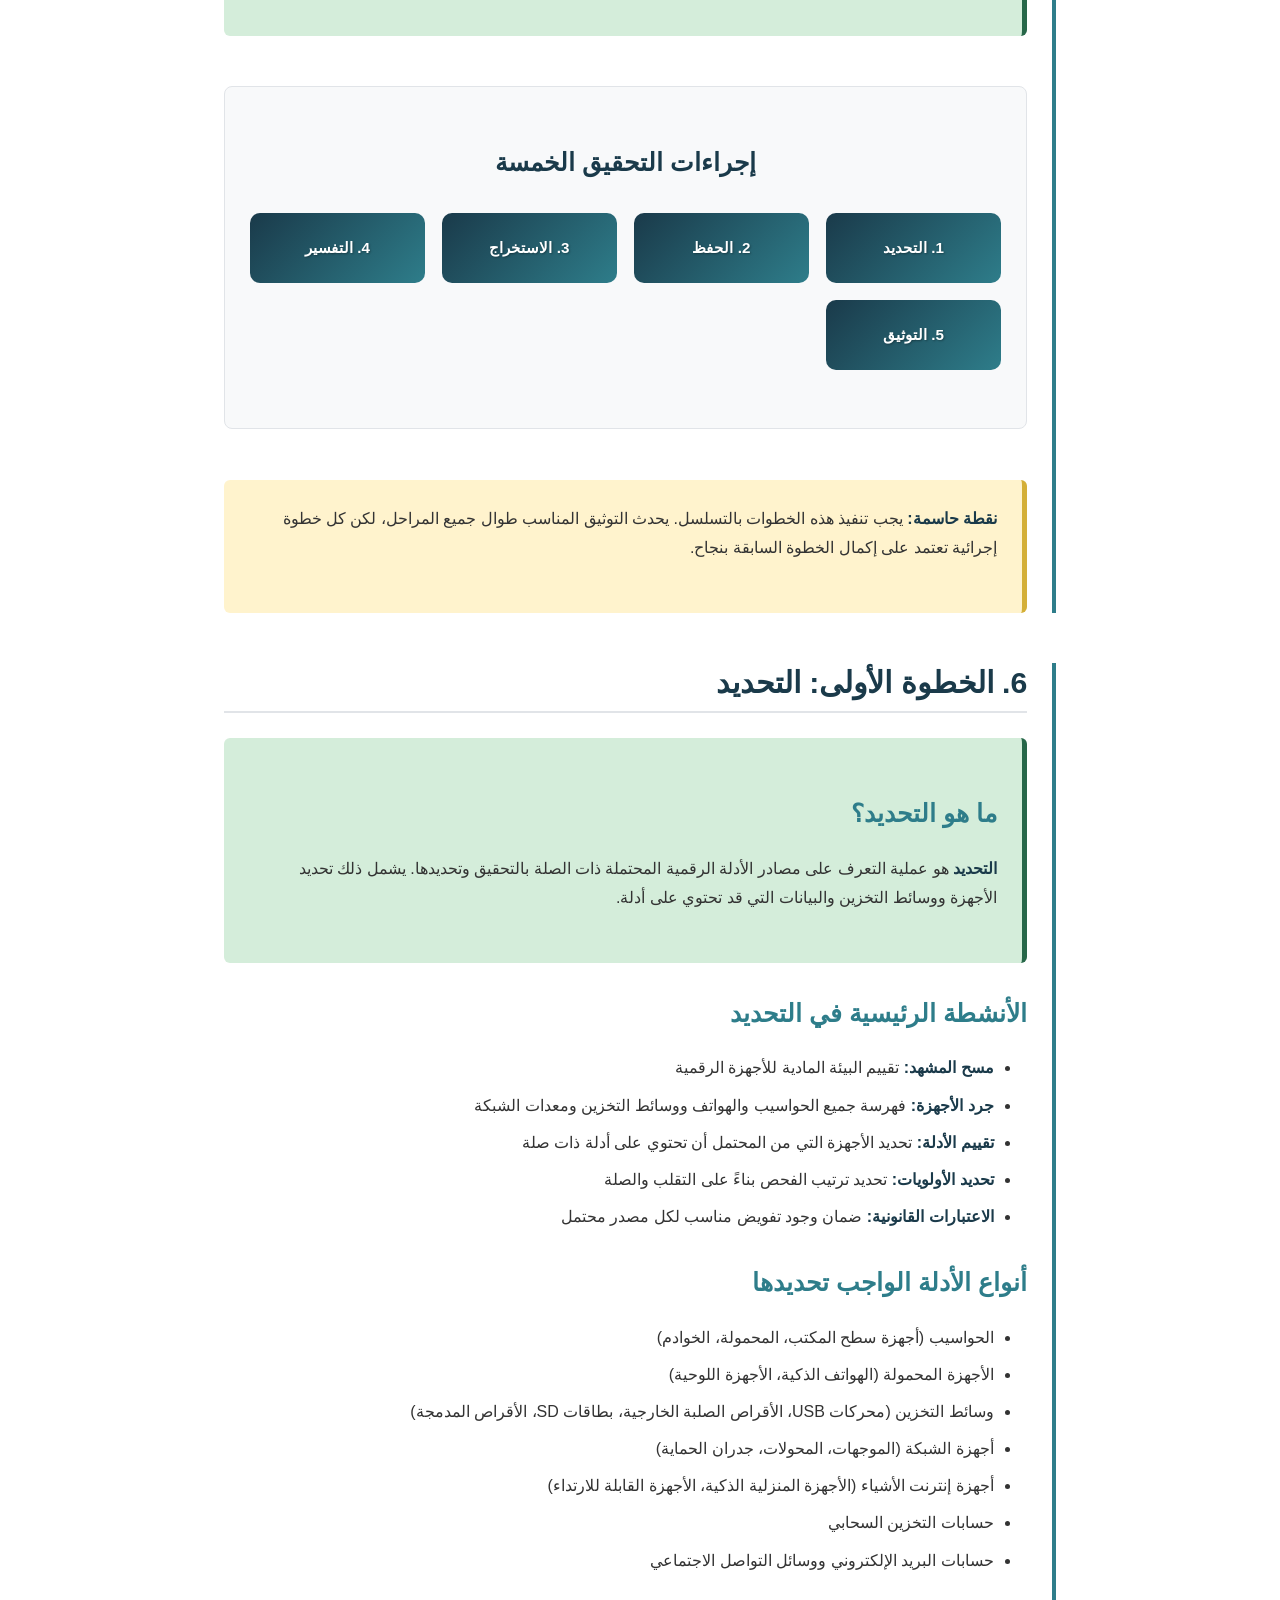
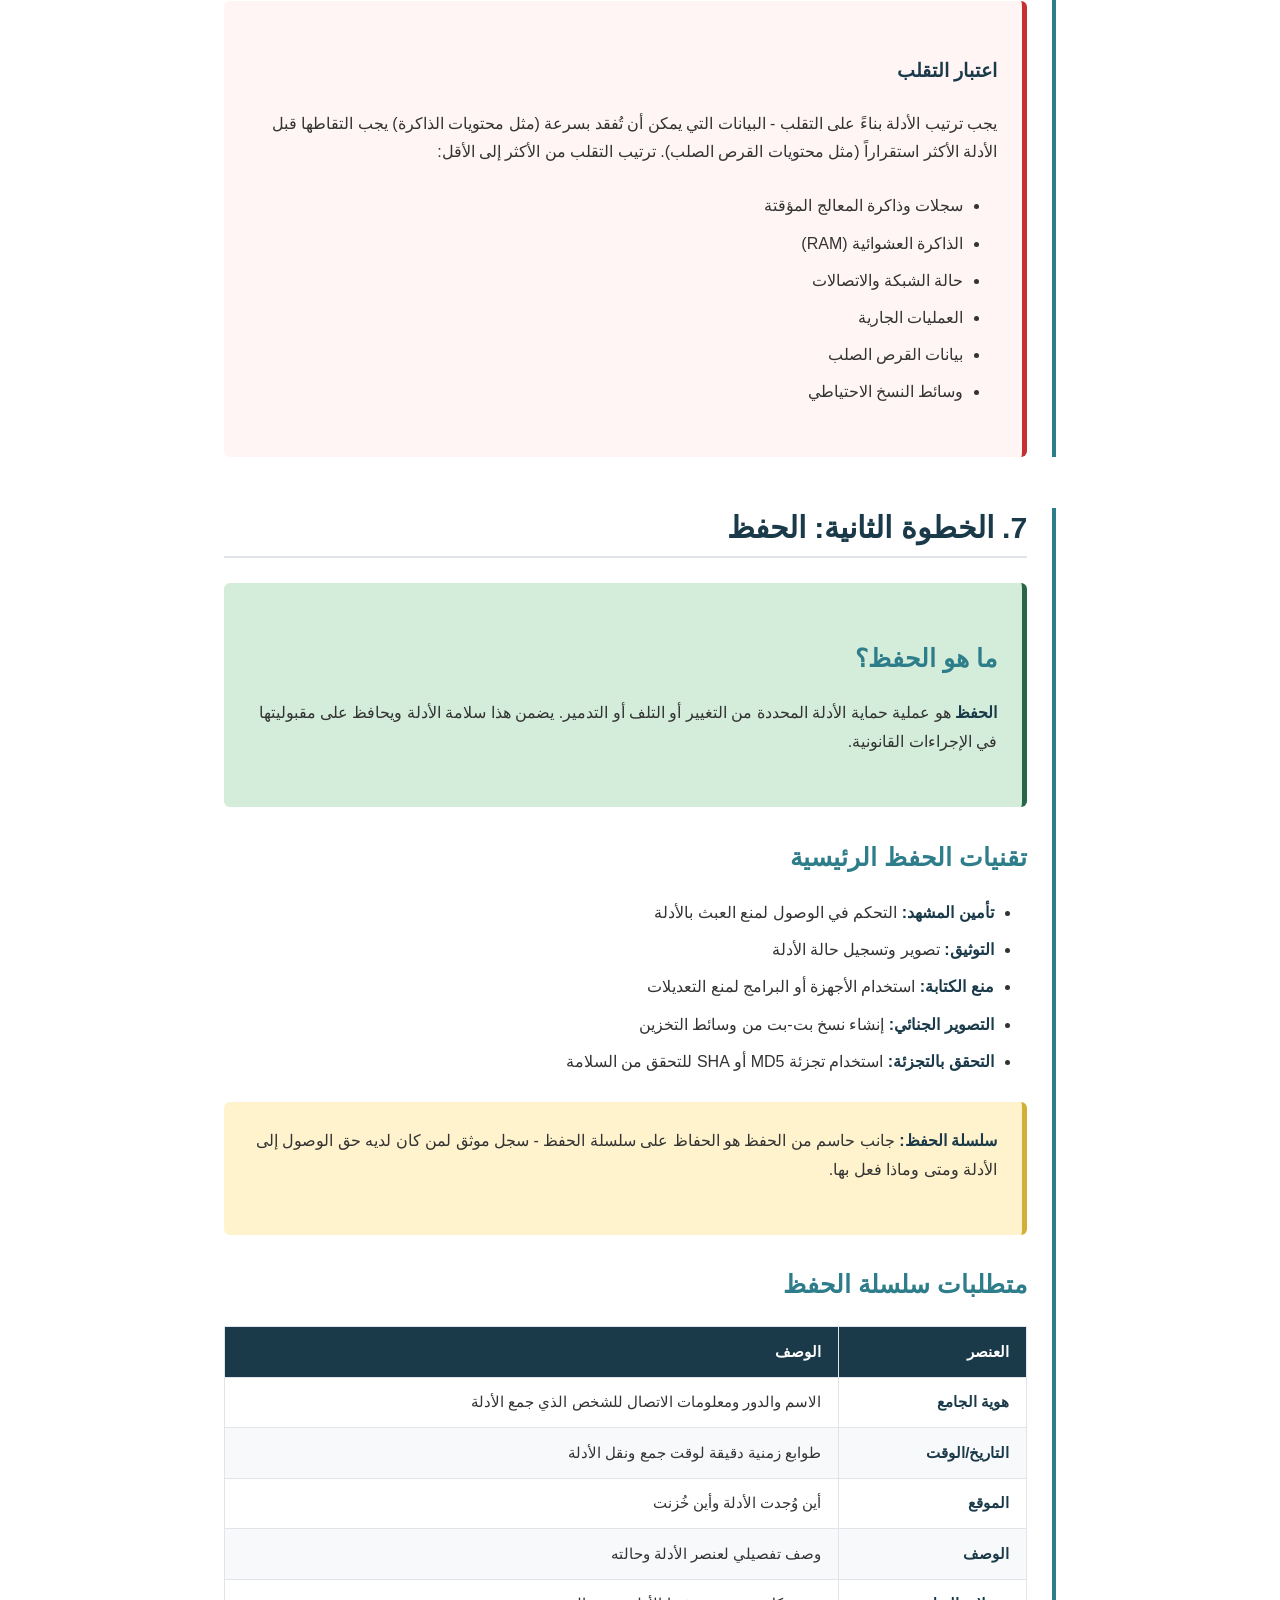
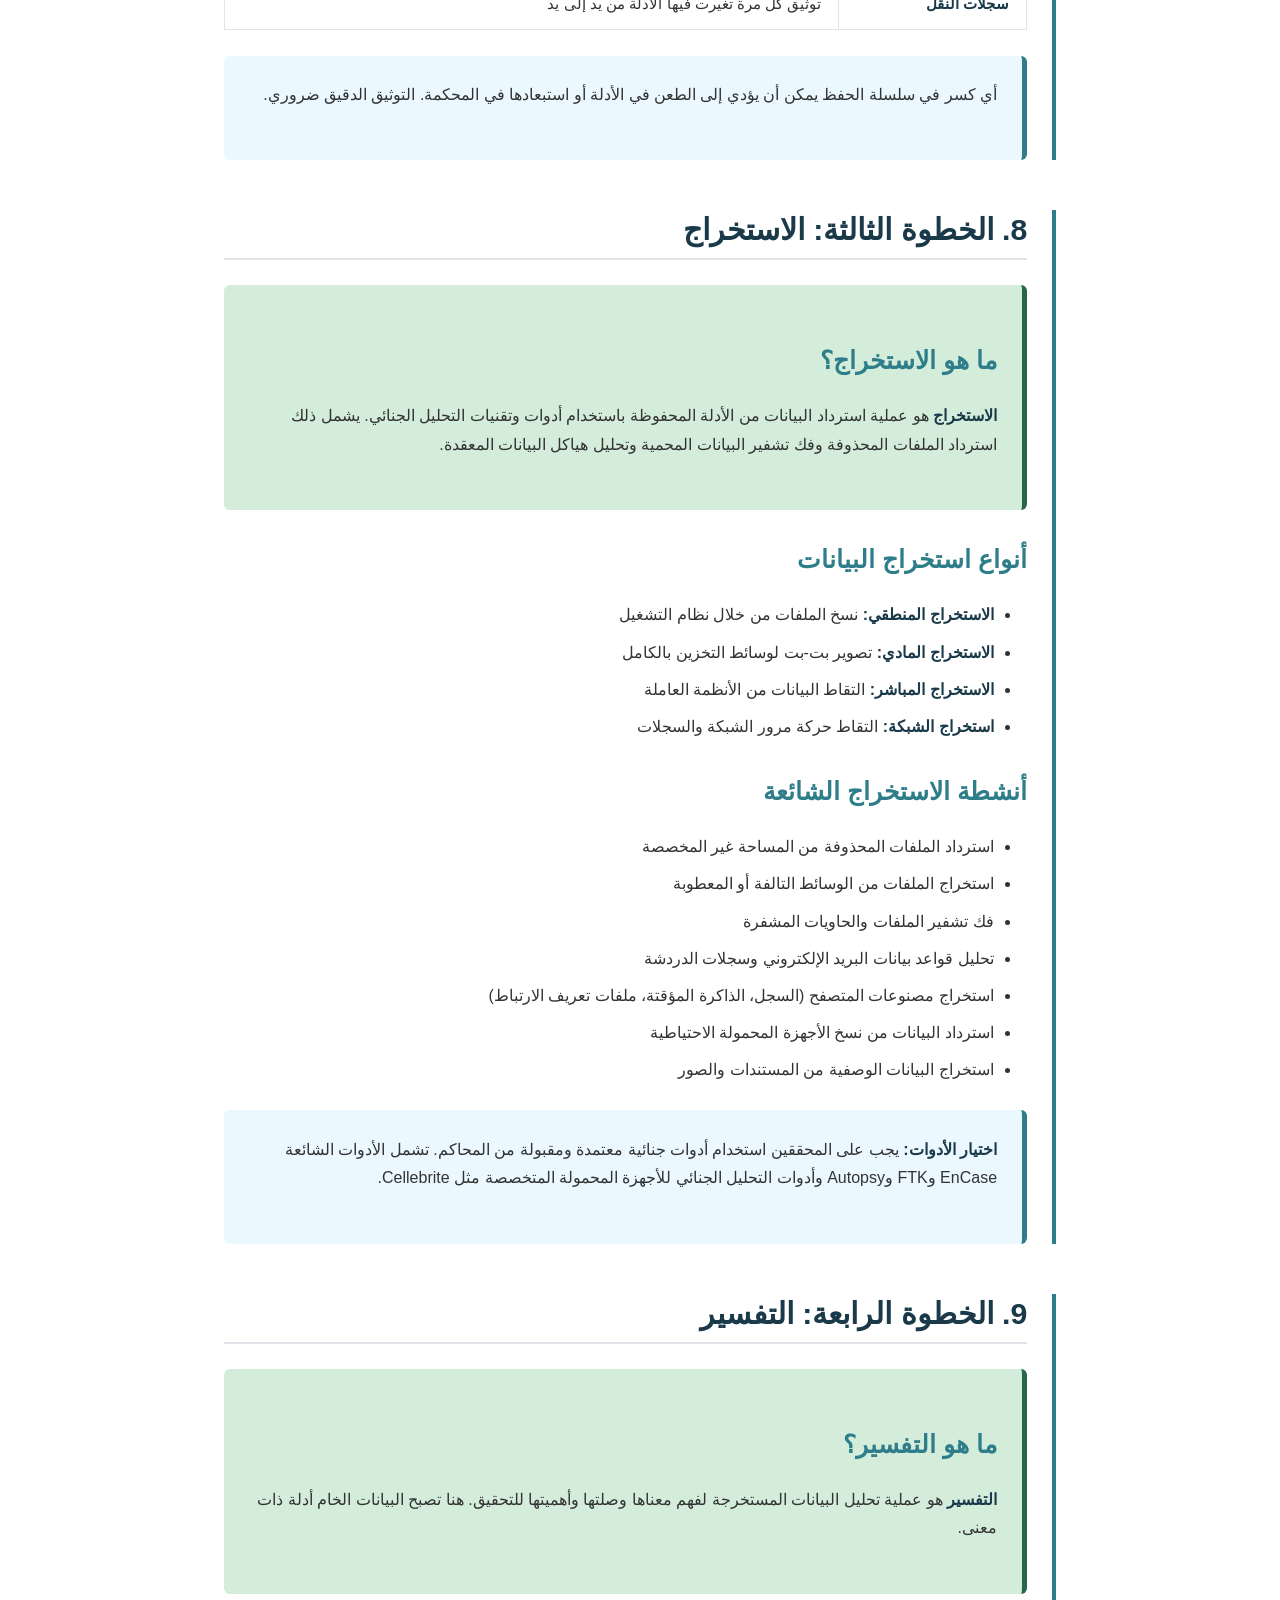
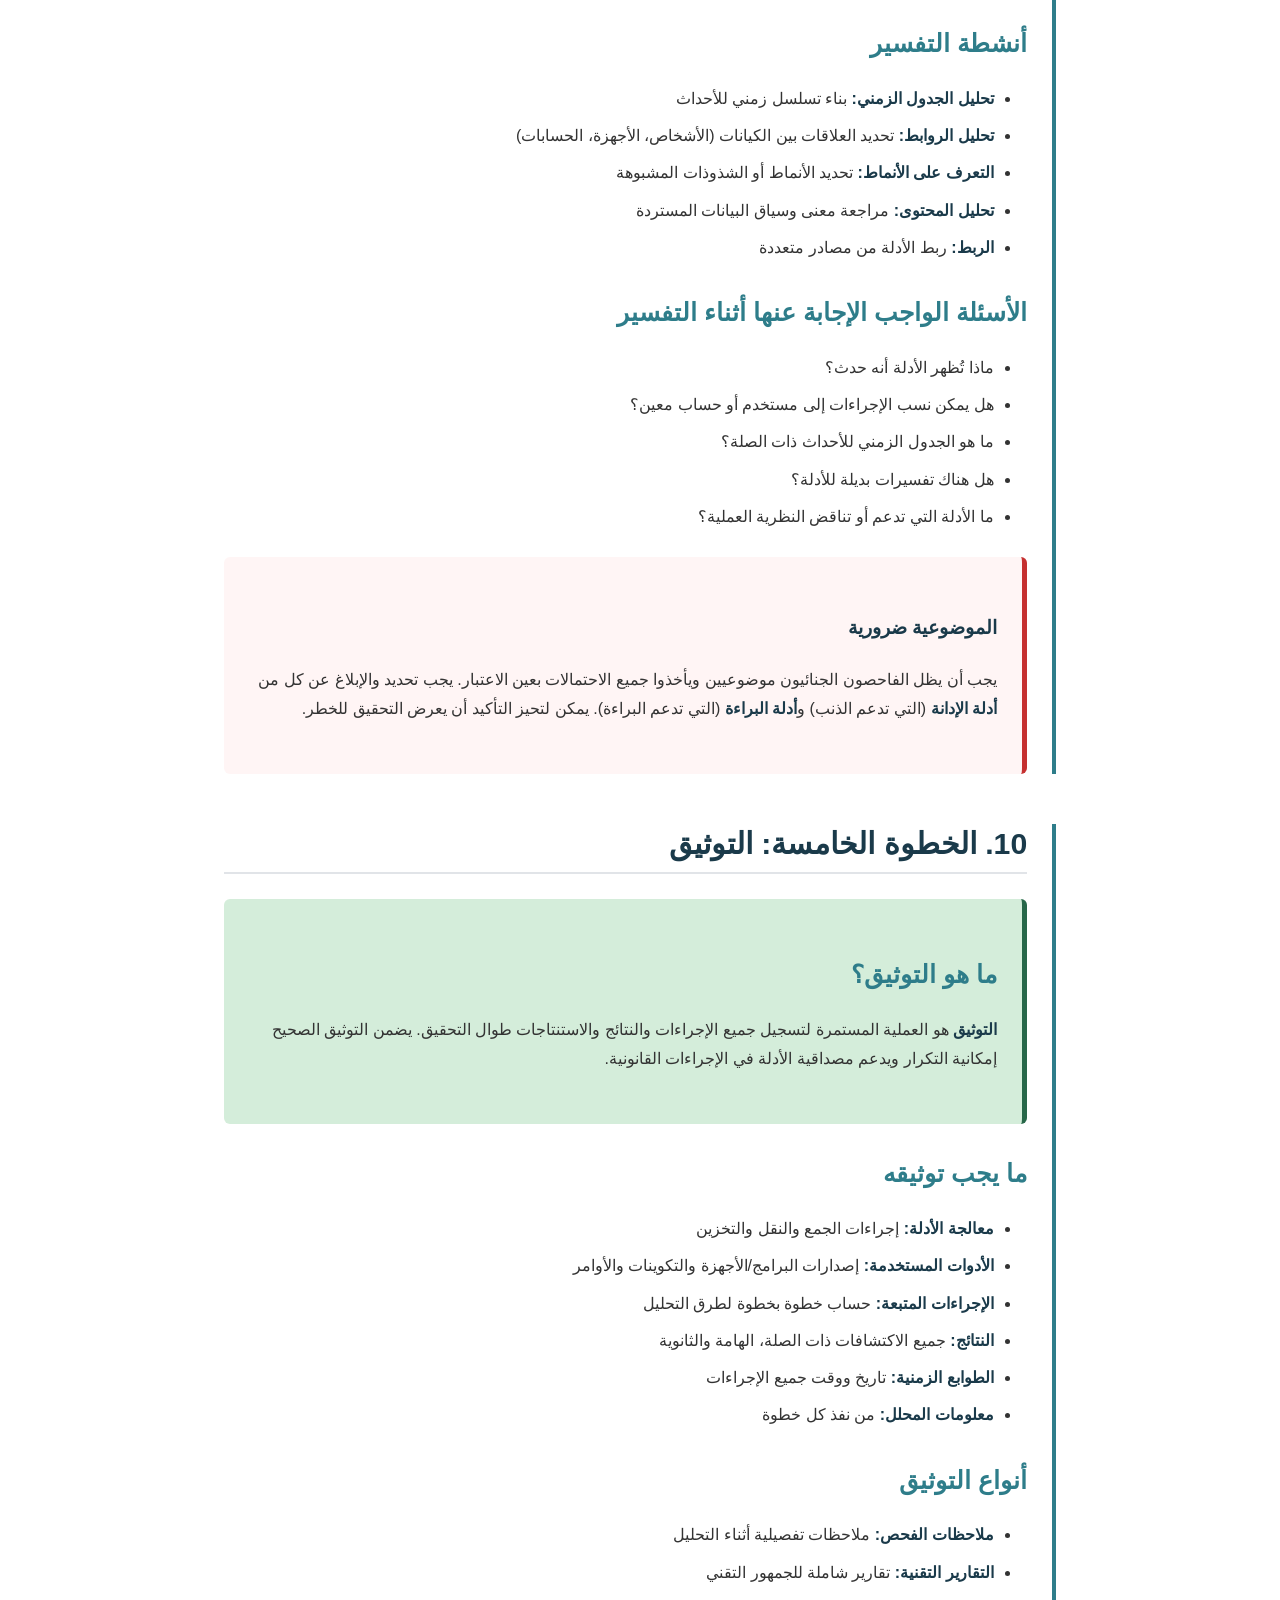
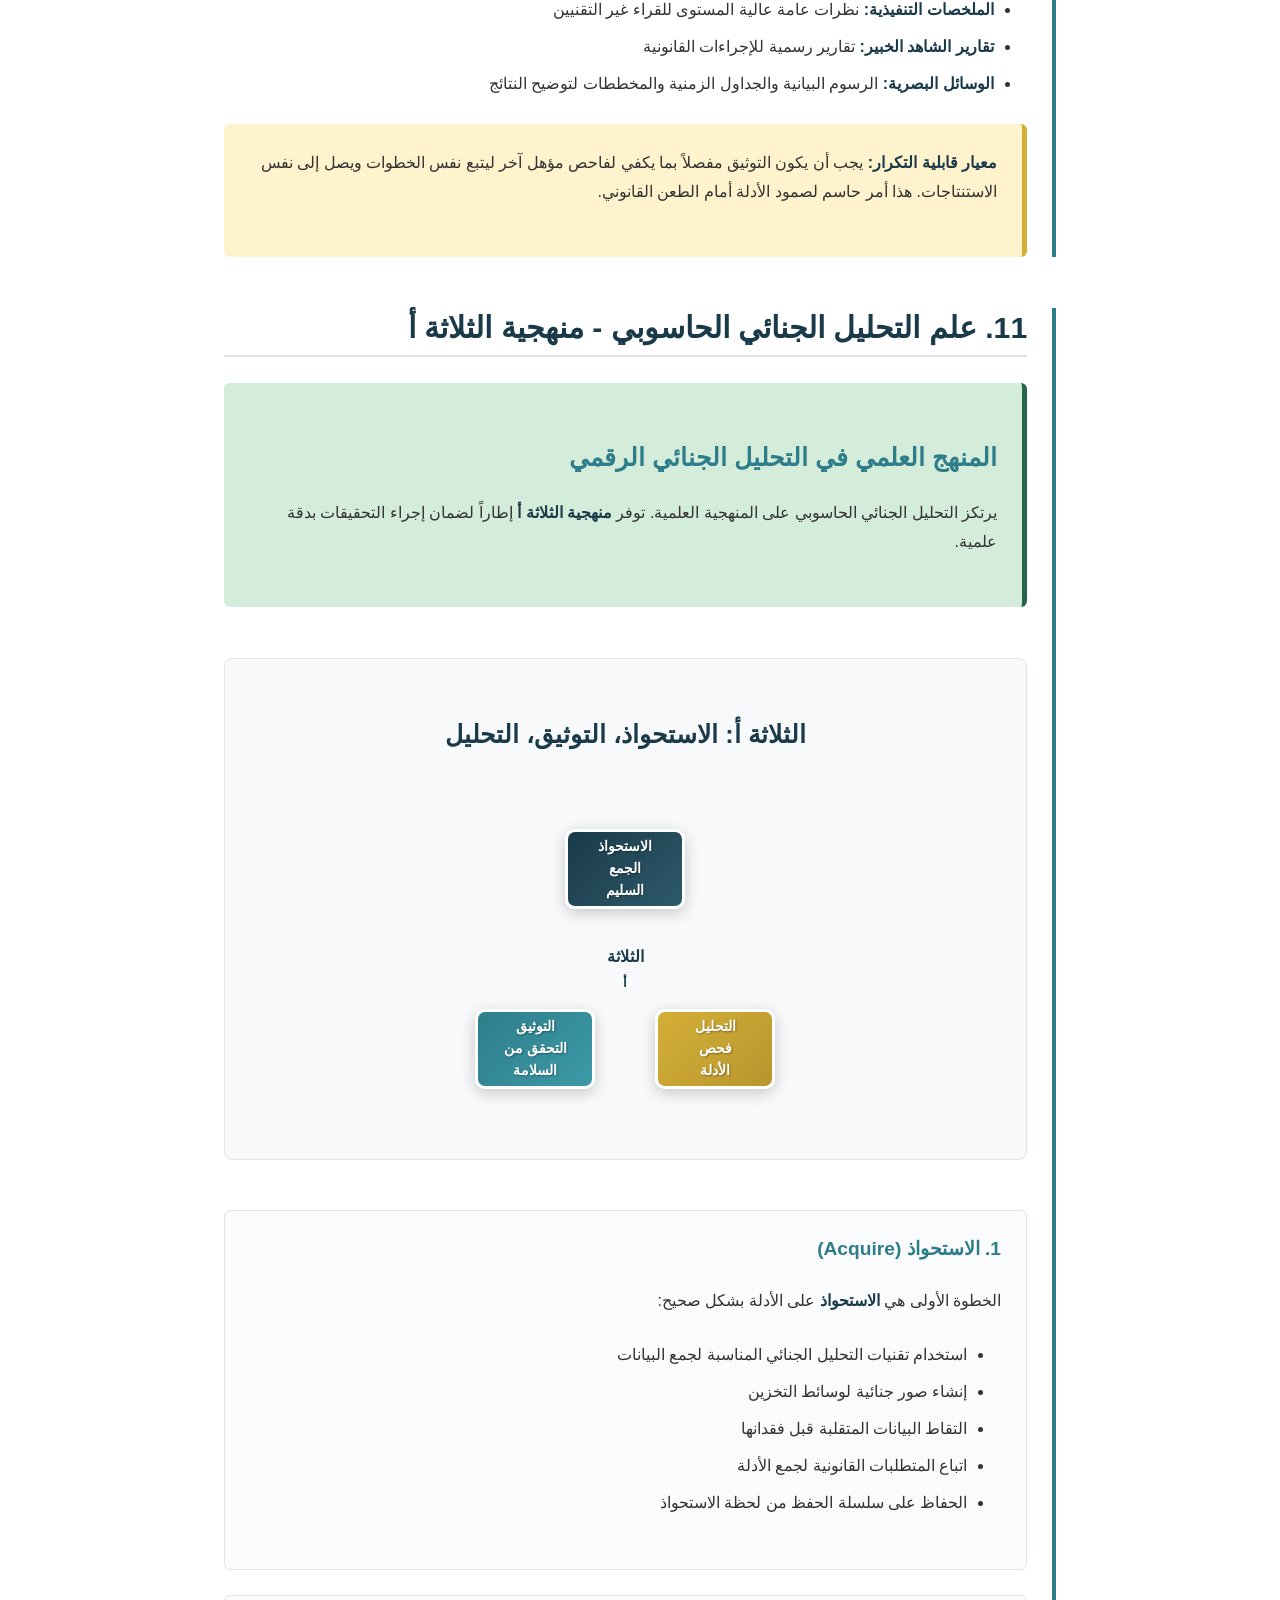
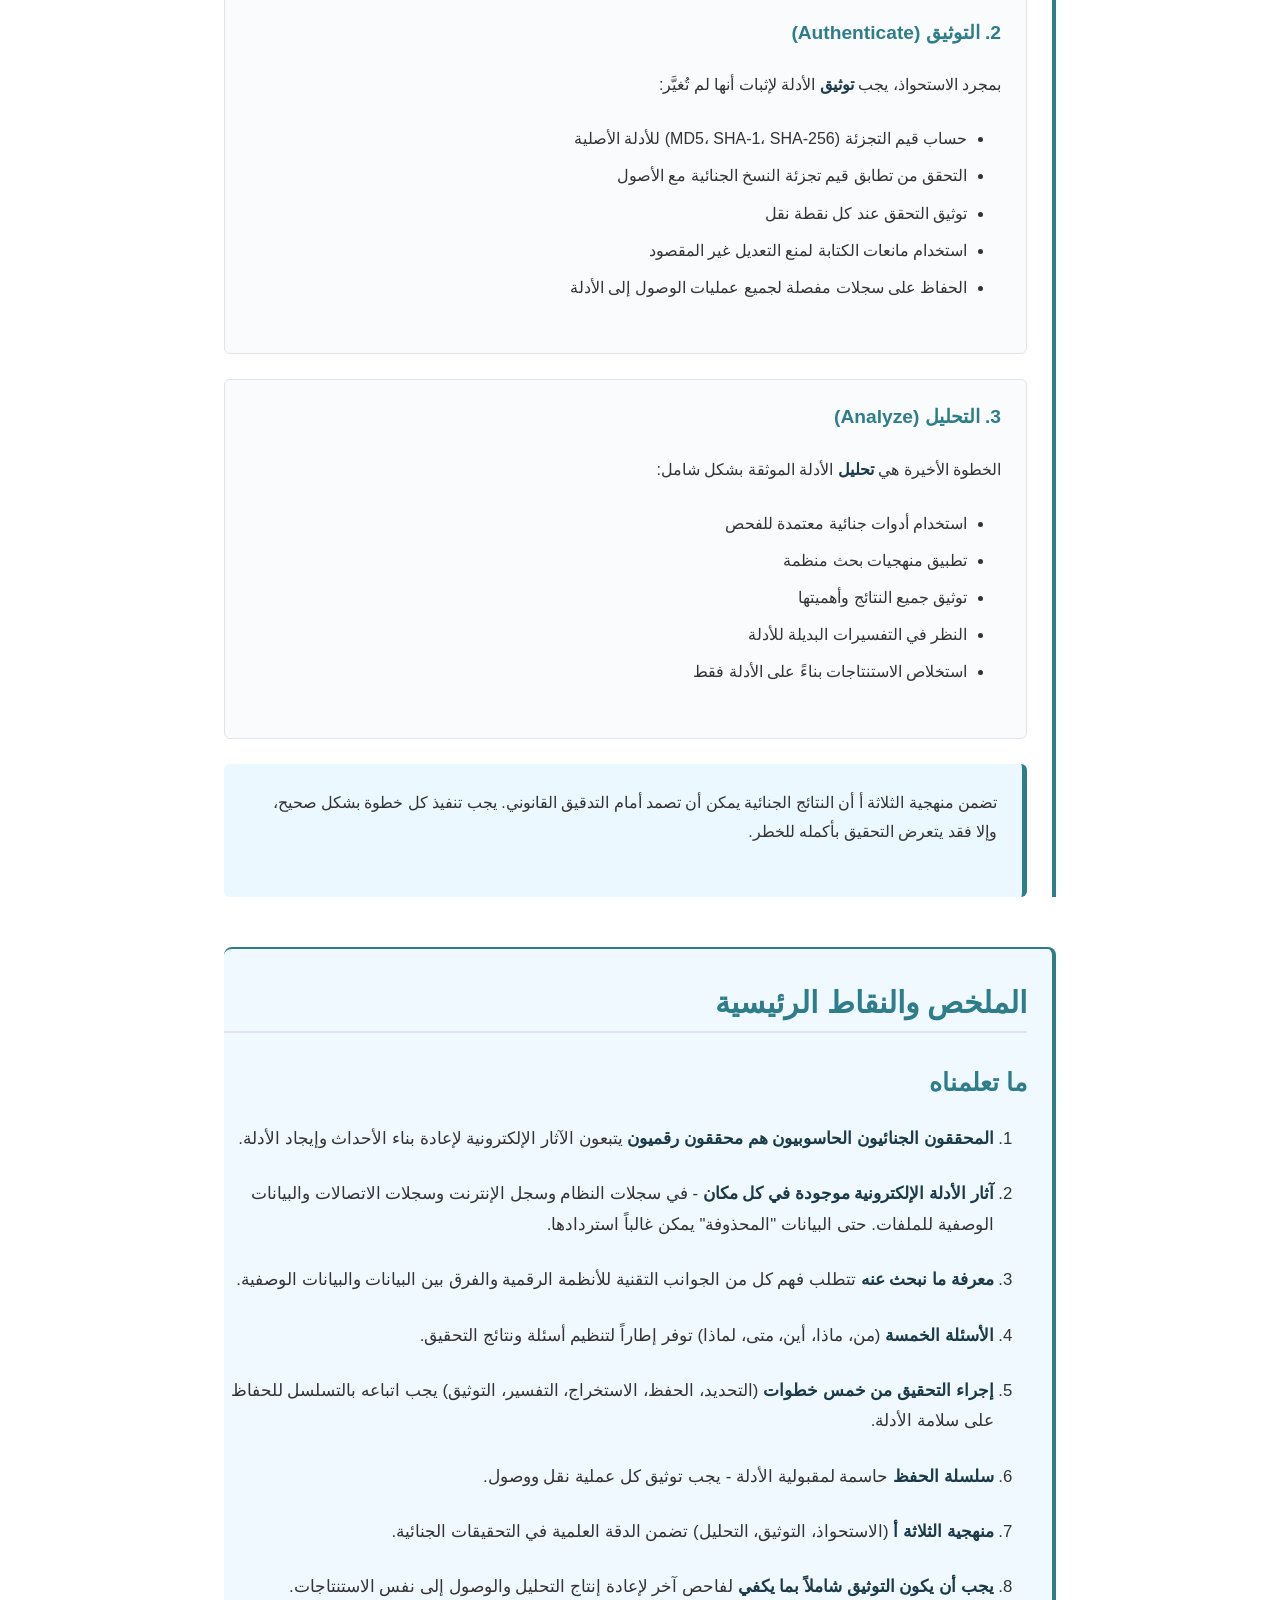
<file: weeks/week2_ar.html>
<!DOCTYPE html>
<html lang="ar" dir="rtl">
<head>
    <meta charset="UTF-8">
    <meta name="viewport" content="width=device-width, initial-scale=1.0">
    <title>الأسبوع الثاني: إجراءات التحقيق الجنائي الحاسوبي</title>
    <link rel="stylesheet" href="../css/styles.css">
    <link href="https://fonts.googleapis.com/css2?family=Cairo:wght@400;600;700&display=swap" rel="stylesheet">
</head>
<body>
    <!-- Language Switcher -->
    <div class="language-switcher">
        <a href="week2.html" class="lang-button" title="Switch to English">English</a>
    </div>

    <header>
        <h1>إجراءات التحقيق الجنائي الحاسوبي</h1>
        <p class="subtitle">الأسبوع الثاني: محققو العالم الرقمي</p>
    </header>

    <nav class="table-of-contents no-print">
        <h2>المحتويات</h2>
        <ul>
            <li><a href="#objectives">أهداف التعلم</a></li>
            <li><a href="#introduction">1. مقدمة - محققو العالم الرقمي</a></li>
            <li><a href="#e-evidence-trails">2. آثار الأدلة الإلكترونية والملفات المخفية</a></li>
            <li><a href="#what-to-look-for">3. معرفة ما نبحث عنه</a></li>
            <li><a href="#five-ws">4. الأسئلة الخمسة</a></li>
            <li><a href="#investigation-overview">5. إجراءات التحقيق الجنائي الحاسوبي</a></li>
            <li><a href="#identification">6. الخطوة الأولى: التحديد</a></li>
            <li><a href="#preservation">7. الخطوة الثانية: الحفظ</a></li>
            <li><a href="#extraction">8. الخطوة الثالثة: الاستخراج</a></li>
            <li><a href="#interpretation">9. الخطوة الرابعة: التفسير</a></li>
            <li><a href="#documentation">10. الخطوة الخامسة: التوثيق</a></li>
            <li><a href="#three-as">11. علم التحليل الجنائي الحاسوبي - منهجية الثلاثة أ</a></li>
            <li><a href="#summary">الملخص</a></li>
        </ul>
    </nav>

    <main>
        <!-- Learning Objectives -->
        <section id="objectives" class="learning-objectives">
            <h2>أهداف التعلم</h2>
            <p>بنهاية هذا الأسبوع، ستكون قادراً على:</p>
            <ul>
                <li>وصف الخطوات الأساسية في التحقيق الجنائي الحاسوبي</li>
                <li>تحديد القضايا القانونية والأخلاقية المؤثرة في البحث والمصادرة للأدلة</li>
                <li>تحديد أنواع التحديات التي تواجه مقبولية الأدلة الإلكترونية</li>
                <li>شرح سلسلة الحفظ وأهميتها</li>
            </ul>
        </section>

        <!-- Section 1: Introduction -->
        <section id="introduction" class="content-section">
            <h2>1. مقدمة - محققو العالم الرقمي</h2>

            <div class="definition">
                <h3>المحقق الرقمي</h3>
                <p>المحققون الجنائيون الحاسوبيون هم <strong>محققو العالم الرقمي</strong>. تماماً كما يجمع المحققون التقليديون الأدلة في مسرح الجريمة، يعيد خبراء التحليل الجنائي الرقمي بناء الأحداث من خلال فحص الأدلة الإلكترونية المتبقية على الحواسيب والشبكات والأجهزة الرقمية.</p>
            </div>

            <p>في عالم اليوم المتصل، تترك كل جريمة تقريباً بصمة رقمية. سواء كانت:</p>
            <ul>
                <li>احتيال مالي يتضمن معاملات رقمية</li>
                <li>تجسس على الشركات عبر الاتصالات الإلكترونية</li>
                <li>أنشطة إجرامية مخطط لها عبر تطبيقات المراسلة</li>
                <li>سرقة الهوية باستخدام بيانات اعتماد رقمية مسروقة</li>
                <li>جرائم تقليدية بمكونات رقمية</li>
            </ul>

            <div class="key-message">
                <p><strong>فكرة أساسية:</strong> يجب على المحقق الجنائي اتباع نهج منهجي وعلمي لضمان جمع الأدلة وحفظها وتقديمها بطريقة ستكون مقبولة في المحكمة.</p>
            </div>

            <div class="key-message">
                <p><strong>عرض توضيحي تفاعلي:</strong> جرب عملية التحقيق الجنائي من خلال العرض التوضيحي التفاعلي.</p>
                <p style="margin-top: 0.5rem;"><a href="../demos/investigation_procedures_demo.html" style="color: var(--secondary-color); font-weight: 600;">تشغيل عرض إجراءات التحقيق &larr;</a></p>
            </div>
        </section>

        <!-- Section 2: E-Evidence Trails and Hidden Files -->
        <section id="e-evidence-trails" class="content-section">
            <h2>2. آثار الأدلة الإلكترونية والملفات المخفية</h2>

            <p>تترك الأنشطة الرقمية آثاراً يمكن للمحققين تتبعها، تماماً مثل آثار الأقدام في مسرح الجريمة المادي.</p>

            <h3>أنواع آثار الأدلة الإلكترونية</h3>

            <div class="diagram-container">
                <div class="diagram-title-section">
                    <h3 class="diagram-title">مصادر آثار الأدلة الرقمية</h3>
                </div>
                <div class="discovery-methods">
                    <div class="discovery-method">
                        <h4>سجلات النظام</h4>
                        <p>سجلات أحداث النظام وتسجيلات دخول المستخدمين والوصول للملفات واستخدام التطبيقات التي تنشئ جدولاً زمنياً للأنشطة.</p>
                    </div>
                    <div class="discovery-method">
                        <h4>سجل الإنترنت</h4>
                        <p>سجل المتصفح وملفات تعريف الارتباط والصفحات المخبأة وسجلات التنزيل التي تكشف الأنشطة عبر الإنترنت.</p>
                    </div>
                    <div class="discovery-method">
                        <h4>سجلات الاتصالات</h4>
                        <p>عناوين البريد الإلكتروني وسجلات الدردشة والبيانات الوصفية للرسائل وسجلات VoIP التي تظهر من تواصل مع من.</p>
                    </div>
                    <div class="discovery-method">
                        <h4>البيانات الوصفية للملفات</h4>
                        <p>تواريخ الإنشاء وأوقات التعديل ومعلومات المؤلف وبيانات الموقع وطوابع الوصول المدمجة في الملفات.</p>
                    </div>
                </div>
            </div>

            <h3>الملفات والبيانات المخفية</h3>
            <p>ليست كل الأدلة مرئية للوهلة الأولى. يجب على المحققين البحث عن:</p>
            <ul>
                <li><strong>الملفات المحذوفة:</strong> ملفات أزالها المستخدمون لكنها لا تزال قابلة للاسترداد من القرص</li>
                <li><strong>ملفات النظام المخفية:</strong> ملفات وُسمت كمخفية بواسطة نظام التشغيل</li>
                <li><strong>مساحة السلاك:</strong> المساحة غير المستخدمة في مجموعات الملفات التي قد تحتوي على بقايا البيانات القديمة</li>
                <li><strong>المساحة غير المخصصة:</strong> مناطق القرص غير المخصصة حالياً لأي ملف</li>
                <li><strong>إخفاء المعلومات:</strong> بيانات مخفية داخل الصور أو الصوت أو ملفات أخرى</li>
                <li><strong>البيانات المشفرة:</strong> معلومات محمية بخوارزميات التشفير</li>
            </ul>

            <div class="forensic-note">
                <p>يمكن لأدوات التحليل الجنائي الحديثة استرداد البيانات من جميع هذه المصادر، ولهذا السبب يعتبر الاعتقاد بأن "الحذف يعني الاختفاء" من أكثر المغالطات شيوعاً حول الأدلة الرقمية.</p>
            </div>
        </section>

        <!-- Section 3: Knowing What to Look For -->
        <section id="what-to-look-for" class="content-section">
            <h2>3. معرفة ما نبحث عنه</h2>

            <p>يتطلب التحقيق الجنائي الناجح معرفة <strong>ما</strong> نبحث عنه و<strong>أين</strong> نجده.</p>

            <h3>متطلبات المعرفة التقنية</h3>
            <ul>
                <li>فهم أنظمة التشغيل (ويندوز، ماك، لينكس)</li>
                <li>معرفة أنظمة الملفات (NTFS، FAT، HFS+، ext4)</li>
                <li>الإلمام ببروتوكولات وهندسة الشبكات</li>
                <li>فهم هياكل قواعد البيانات</li>
                <li>معرفة آليات التشفير والأمان</li>
            </ul>

            <h3>البيانات مقابل البيانات الوصفية</h3>

            <div class="diagram-container">
                <div class="diagram-title-section">
                    <h3 class="diagram-title">البيانات والبيانات الوصفية في الأدلة</h3>
                </div>
                <div class="discovery-methods">
                    <div class="discovery-method">
                        <h4>البيانات (المحتوى)</h4>
                        <p>المحتوى الفعلي للملفات: النص في المستندات، والبكسل في الصور، وعينات الصوت في التسجيلات، والسجلات في قواعد البيانات.</p>
                    </div>
                    <div class="discovery-method">
                        <h4>البيانات الوصفية (بيانات عن البيانات)</h4>
                        <p>معلومات عن الملفات: تواريخ الإنشاء/التعديل، المؤلف، بيانات الموقع، إعدادات الكاميرا، حجم الملف، سجل الوصول.</p>
                    </div>
                </div>
            </div>

            <div class="key-message">
                <p><strong>مهم:</strong> غالباً ما توفر البيانات الوصفية معلومات تحقيقية أكثر قيمة من البيانات نفسها. يمكن للبيانات الوصفية للصورة أن تكشف متى وأين التُقطت، بينما يمكن لعناوين البريد الإلكتروني تتبع مصدره الحقيقي.</p>
            </div>

            <h3>مواقع الأدلة الشائعة</h3>
            <ul>
                <li><strong>أدلة المستخدم:</strong> المستندات والتنزيلات ومجلدات سطح المكتب</li>
                <li><strong>الملفات المؤقتة:</strong> البيانات المخبأة ومجلدات temp وملفات المبادلة</li>
                <li><strong>السجل (ويندوز):</strong> التكوين وسجل الاستخدام</li>
                <li><strong>بيانات المتصفح:</strong> السجل والإشارات المرجعية وكلمات المرور المحفوظة</li>
                <li><strong>عملاء البريد الإلكتروني:</strong> مخازن الرسائل المحلية وقوائم جهات الاتصال</li>
                <li><strong>التخزين السحابي:</strong> الملفات المتزامنة وسجلات النشاط</li>
            </ul>
        </section>

        <!-- Section 4: The Five Ws -->
        <section id="five-ws" class="content-section">
            <h2>4. الأسئلة الخمسة</h2>

            <p>تماماً مثل الصحافة والتحقيق التقليدي، يسعى التحليل الجنائي الحاسوبي للإجابة على الأسئلة الأساسية:</p>

            <div class="diagram-container">
                <div class="diagram-title-section">
                    <h3 class="diagram-title">الأسئلة الخمسة في التحقيق الجنائي</h3>
                </div>
                <div class="evidence-grid">
                    <div class="evidence-card evidence-artifact">
                        <div class="evidence-icon">👤</div>
                        <h4>مَن</h4>
                        <p>من قام بالعمل؟ حسابات المستخدمين، سجلات الدخول، القياسات الحيوية</p>
                    </div>
                    <div class="evidence-card evidence-inculpatory">
                        <div class="evidence-icon">❓</div>
                        <h4>ماذا</h4>
                        <p>ماذا تم فعله؟ الملفات المفتوحة، البرامج المُشغَّلة، البيانات المنقولة</p>
                    </div>
                    <div class="evidence-card evidence-exculpatory">
                        <div class="evidence-icon">📍</div>
                        <h4>أين</h4>
                        <p>أين حدث؟ عناوين IP، الموقع الجغرافي، الموقع المادي للأجهزة</p>
                    </div>
                    <div class="evidence-card evidence-admissible">
                        <div class="evidence-icon">🕐</div>
                        <h4>متى</h4>
                        <p>متى حدث؟ الطوابع الزمنية، إدخالات السجل، تواريخ تعديل الملفات</p>
                    </div>
                    <div class="evidence-card evidence-inadmissible">
                        <div class="evidence-icon">💡</div>
                        <h4>لماذا</h4>
                        <p>لماذا تم؟ الدافع المستنتج من الاتصالات وسجل البحث ووثائق التخطيط</p>
                    </div>
                </div>
            </div>

            <div class="forensic-note">
                <p>يساعد إطار الأسئلة الخمسة المحققين على تنظيم نتائجهم وضمان جمع أدلة شاملة تروي القصة الكاملة لما حدث.</p>
            </div>
        </section>

        <!-- Section 5: Investigation Procedures Overview -->
        <section id="investigation-overview" class="content-section">
            <h2>5. إجراءات التحقيق الجنائي الحاسوبي</h2>

            <div class="definition">
                <h3>عملية الخطوات الخمس</h3>
                <p>يتبع التحقيق الجنائي الحاسوبي عملية منهجية من خمس خطوات مصممة لضمان سلامة الأدلة ومقبوليتها. كل خطوة تبني على السابقة، وتخطي أو تنفيذ أي خطوة بشكل غير صحيح يمكن أن يعرض التحقيق بأكمله للخطر.</p>
            </div>

            <div class="diagram-container">
                <div class="diagram-title-section">
                    <h3 class="diagram-title">إجراءات التحقيق الخمسة</h3>
                </div>
                <div class="data-categories-grid">
                    <div class="data-category-card">
                        <h4>1. التحديد</h4>
                    </div>
                    <div class="data-category-card">
                        <h4>2. الحفظ</h4>
                    </div>
                    <div class="data-category-card">
                        <h4>3. الاستخراج</h4>
                    </div>
                    <div class="data-category-card">
                        <h4>4. التفسير</h4>
                    </div>
                    <div class="data-category-card">
                        <h4>5. التوثيق</h4>
                    </div>
                </div>
            </div>

            <div class="key-message">
                <p><strong>نقطة حاسمة:</strong> يجب تنفيذ هذه الخطوات بالتسلسل. يحدث التوثيق المناسب طوال جميع المراحل، لكن كل خطوة إجرائية تعتمد على إكمال الخطوة السابقة بنجاح.</p>
            </div>
        </section>

        <!-- Section 6: Identification -->
        <section id="identification" class="content-section">
            <h2>6. الخطوة الأولى: التحديد</h2>

            <div class="definition">
                <h3>ما هو التحديد؟</h3>
                <p><strong>التحديد</strong> هو عملية التعرف على مصادر الأدلة الرقمية المحتملة ذات الصلة بالتحقيق وتحديدها. يشمل ذلك تحديد الأجهزة ووسائط التخزين والبيانات التي قد تحتوي على أدلة.</p>
            </div>

            <h3>الأنشطة الرئيسية في التحديد</h3>
            <ul>
                <li><strong>مسح المشهد:</strong> تقييم البيئة المادية للأجهزة الرقمية</li>
                <li><strong>جرد الأجهزة:</strong> فهرسة جميع الحواسيب والهواتف ووسائط التخزين ومعدات الشبكة</li>
                <li><strong>تقييم الأدلة:</strong> تحديد الأجهزة التي من المحتمل أن تحتوي على أدلة ذات صلة</li>
                <li><strong>تحديد الأولويات:</strong> تحديد ترتيب الفحص بناءً على التقلب والصلة</li>
                <li><strong>الاعتبارات القانونية:</strong> ضمان وجود تفويض مناسب لكل مصدر محتمل</li>
            </ul>

            <h3>أنواع الأدلة الواجب تحديدها</h3>
            <ul>
                <li>الحواسيب (أجهزة سطح المكتب، المحمولة، الخوادم)</li>
                <li>الأجهزة المحمولة (الهواتف الذكية، الأجهزة اللوحية)</li>
                <li>وسائط التخزين (محركات USB، الأقراص الصلبة الخارجية، بطاقات SD، الأقراص المدمجة)</li>
                <li>أجهزة الشبكة (الموجهات، المحولات، جدران الحماية)</li>
                <li>أجهزة إنترنت الأشياء (الأجهزة المنزلية الذكية، الأجهزة القابلة للارتداء)</li>
                <li>حسابات التخزين السحابي</li>
                <li>حسابات البريد الإلكتروني ووسائل التواصل الاجتماعي</li>
            </ul>

            <div class="warning-box">
                <h4>اعتبار التقلب</h4>
                <p>يجب ترتيب الأدلة بناءً على التقلب - البيانات التي يمكن أن تُفقد بسرعة (مثل محتويات الذاكرة) يجب التقاطها قبل الأدلة الأكثر استقراراً (مثل محتويات القرص الصلب). ترتيب التقلب من الأكثر إلى الأقل:</p>
                <ul>
                    <li>سجلات وذاكرة المعالج المؤقتة</li>
                    <li>الذاكرة العشوائية (RAM)</li>
                    <li>حالة الشبكة والاتصالات</li>
                    <li>العمليات الجارية</li>
                    <li>بيانات القرص الصلب</li>
                    <li>وسائط النسخ الاحتياطي</li>
                </ul>
            </div>
        </section>

        <!-- Section 7: Preservation -->
        <section id="preservation" class="content-section">
            <h2>7. الخطوة الثانية: الحفظ</h2>

            <div class="definition">
                <h3>ما هو الحفظ؟</h3>
                <p><strong>الحفظ</strong> هو عملية حماية الأدلة المحددة من التغيير أو التلف أو التدمير. يضمن هذا سلامة الأدلة ويحافظ على مقبوليتها في الإجراءات القانونية.</p>
            </div>

            <h3>تقنيات الحفظ الرئيسية</h3>
            <ul>
                <li><strong>تأمين المشهد:</strong> التحكم في الوصول لمنع العبث بالأدلة</li>
                <li><strong>التوثيق:</strong> تصوير وتسجيل حالة الأدلة</li>
                <li><strong>منع الكتابة:</strong> استخدام الأجهزة أو البرامج لمنع التعديلات</li>
                <li><strong>التصوير الجنائي:</strong> إنشاء نسخ بت-بت من وسائط التخزين</li>
                <li><strong>التحقق بالتجزئة:</strong> استخدام تجزئة MD5 أو SHA للتحقق من السلامة</li>
            </ul>

            <div class="key-message">
                <p><strong>سلسلة الحفظ:</strong> جانب حاسم من الحفظ هو الحفاظ على سلسلة الحفظ - سجل موثق لمن كان لديه حق الوصول إلى الأدلة ومتى وماذا فعل بها.</p>
            </div>

            <h3>متطلبات سلسلة الحفظ</h3>
            <table>
                <thead>
                    <tr>
                        <th>العنصر</th>
                        <th>الوصف</th>
                    </tr>
                </thead>
                <tbody>
                    <tr>
                        <td><strong>هوية الجامع</strong></td>
                        <td>الاسم والدور ومعلومات الاتصال للشخص الذي جمع الأدلة</td>
                    </tr>
                    <tr>
                        <td><strong>التاريخ/الوقت</strong></td>
                        <td>طوابع زمنية دقيقة لوقت جمع ونقل الأدلة</td>
                    </tr>
                    <tr>
                        <td><strong>الموقع</strong></td>
                        <td>أين وُجدت الأدلة وأين خُزنت</td>
                    </tr>
                    <tr>
                        <td><strong>الوصف</strong></td>
                        <td>وصف تفصيلي لعنصر الأدلة وحالته</td>
                    </tr>
                    <tr>
                        <td><strong>سجلات النقل</strong></td>
                        <td>توثيق كل مرة تغيرت فيها الأدلة من يد إلى يد</td>
                    </tr>
                </tbody>
            </table>

            <div class="forensic-note">
                <p>أي كسر في سلسلة الحفظ يمكن أن يؤدي إلى الطعن في الأدلة أو استبعادها في المحكمة. التوثيق الدقيق ضروري.</p>
            </div>
        </section>

        <!-- Section 8: Extraction -->
        <section id="extraction" class="content-section">
            <h2>8. الخطوة الثالثة: الاستخراج</h2>

            <div class="definition">
                <h3>ما هو الاستخراج؟</h3>
                <p><strong>الاستخراج</strong> هو عملية استرداد البيانات من الأدلة المحفوظة باستخدام أدوات وتقنيات التحليل الجنائي. يشمل ذلك استرداد الملفات المحذوفة وفك تشفير البيانات المحمية وتحليل هياكل البيانات المعقدة.</p>
            </div>

            <h3>أنواع استخراج البيانات</h3>
            <ul>
                <li><strong>الاستخراج المنطقي:</strong> نسخ الملفات من خلال نظام التشغيل</li>
                <li><strong>الاستخراج المادي:</strong> تصوير بت-بت لوسائط التخزين بالكامل</li>
                <li><strong>الاستخراج المباشر:</strong> التقاط البيانات من الأنظمة العاملة</li>
                <li><strong>استخراج الشبكة:</strong> التقاط حركة مرور الشبكة والسجلات</li>
            </ul>

            <h3>أنشطة الاستخراج الشائعة</h3>
            <ul>
                <li>استرداد الملفات المحذوفة من المساحة غير المخصصة</li>
                <li>استخراج الملفات من الوسائط التالفة أو المعطوبة</li>
                <li>فك تشفير الملفات والحاويات المشفرة</li>
                <li>تحليل قواعد بيانات البريد الإلكتروني وسجلات الدردشة</li>
                <li>استخراج مصنوعات المتصفح (السجل، الذاكرة المؤقتة، ملفات تعريف الارتباط)</li>
                <li>استرداد البيانات من نسخ الأجهزة المحمولة الاحتياطية</li>
                <li>استخراج البيانات الوصفية من المستندات والصور</li>
            </ul>

            <div class="forensic-note">
                <p><strong>اختيار الأدوات:</strong> يجب على المحققين استخدام أدوات جنائية معتمدة ومقبولة من المحاكم. تشمل الأدوات الشائعة EnCase وFTK وAutopsy وأدوات التحليل الجنائي للأجهزة المحمولة المتخصصة مثل Cellebrite.</p>
            </div>
        </section>

        <!-- Section 9: Interpretation -->
        <section id="interpretation" class="content-section">
            <h2>9. الخطوة الرابعة: التفسير</h2>

            <div class="definition">
                <h3>ما هو التفسير؟</h3>
                <p><strong>التفسير</strong> هو عملية تحليل البيانات المستخرجة لفهم معناها وصلتها وأهميتها للتحقيق. هنا تصبح البيانات الخام أدلة ذات معنى.</p>
            </div>

            <h3>أنشطة التفسير</h3>
            <ul>
                <li><strong>تحليل الجدول الزمني:</strong> بناء تسلسل زمني للأحداث</li>
                <li><strong>تحليل الروابط:</strong> تحديد العلاقات بين الكيانات (الأشخاص، الأجهزة، الحسابات)</li>
                <li><strong>التعرف على الأنماط:</strong> تحديد الأنماط أو الشذوذات المشبوهة</li>
                <li><strong>تحليل المحتوى:</strong> مراجعة معنى وسياق البيانات المستردة</li>
                <li><strong>الربط:</strong> ربط الأدلة من مصادر متعددة</li>
            </ul>

            <h3>الأسئلة الواجب الإجابة عنها أثناء التفسير</h3>
            <ul>
                <li>ماذا تُظهر الأدلة أنه حدث؟</li>
                <li>هل يمكن نسب الإجراءات إلى مستخدم أو حساب معين؟</li>
                <li>ما هو الجدول الزمني للأحداث ذات الصلة؟</li>
                <li>هل هناك تفسيرات بديلة للأدلة؟</li>
                <li>ما الأدلة التي تدعم أو تناقض النظرية العملية؟</li>
            </ul>

            <div class="warning-box">
                <h4>الموضوعية ضرورية</h4>
                <p>يجب أن يظل الفاحصون الجنائيون موضوعيين ويأخذوا جميع الاحتمالات بعين الاعتبار. يجب تحديد والإبلاغ عن كل من <strong>أدلة الإدانة</strong> (التي تدعم الذنب) و<strong>أدلة البراءة</strong> (التي تدعم البراءة). يمكن لتحيز التأكيد أن يعرض التحقيق للخطر.</p>
            </div>
        </section>

        <!-- Section 10: Documentation -->
        <section id="documentation" class="content-section">
            <h2>10. الخطوة الخامسة: التوثيق</h2>

            <div class="definition">
                <h3>ما هو التوثيق؟</h3>
                <p><strong>التوثيق</strong> هو العملية المستمرة لتسجيل جميع الإجراءات والنتائج والاستنتاجات طوال التحقيق. يضمن التوثيق الصحيح إمكانية التكرار ويدعم مصداقية الأدلة في الإجراءات القانونية.</p>
            </div>

            <h3>ما يجب توثيقه</h3>
            <ul>
                <li><strong>معالجة الأدلة:</strong> إجراءات الجمع والنقل والتخزين</li>
                <li><strong>الأدوات المستخدمة:</strong> إصدارات البرامج/الأجهزة والتكوينات والأوامر</li>
                <li><strong>الإجراءات المتبعة:</strong> حساب خطوة بخطوة لطرق التحليل</li>
                <li><strong>النتائج:</strong> جميع الاكتشافات ذات الصلة، الهامة والثانوية</li>
                <li><strong>الطوابع الزمنية:</strong> تاريخ ووقت جميع الإجراءات</li>
                <li><strong>معلومات المحلل:</strong> من نفذ كل خطوة</li>
            </ul>

            <h3>أنواع التوثيق</h3>
            <ul>
                <li><strong>ملاحظات الفحص:</strong> ملاحظات تفصيلية أثناء التحليل</li>
                <li><strong>التقارير التقنية:</strong> تقارير شاملة للجمهور التقني</li>
                <li><strong>الملخصات التنفيذية:</strong> نظرات عامة عالية المستوى للقراء غير التقنيين</li>
                <li><strong>تقارير الشاهد الخبير:</strong> تقارير رسمية للإجراءات القانونية</li>
                <li><strong>الوسائل البصرية:</strong> الرسوم البيانية والجداول الزمنية والمخططات لتوضيح النتائج</li>
            </ul>

            <div class="key-message">
                <p><strong>معيار قابلية التكرار:</strong> يجب أن يكون التوثيق مفصلاً بما يكفي لفاحص مؤهل آخر ليتبع نفس الخطوات ويصل إلى نفس الاستنتاجات. هذا أمر حاسم لصمود الأدلة أمام الطعن القانوني.</p>
            </div>
        </section>

        <!-- Section 11: The 3 A's Methodology -->
        <section id="three-as" class="content-section">
            <h2>11. علم التحليل الجنائي الحاسوبي - منهجية الثلاثة أ</h2>

            <div class="definition">
                <h3>المنهج العلمي في التحليل الجنائي الرقمي</h3>
                <p>يرتكز التحليل الجنائي الحاسوبي على المنهجية العلمية. توفر <strong>منهجية الثلاثة أ</strong> إطاراً لضمان إجراء التحقيقات بدقة علمية.</p>
            </div>

            <div class="diagram-container">
                <div class="diagram-title-section">
                    <h3 class="diagram-title">الثلاثة أ: الاستحواذ، التوثيق، التحليل</h3>
                </div>
                <div class="skills-triangle-container">
                    <div class="skills-triangle">
                        <div class="skill-pillar pillar-legal">
                            الاستحواذ<br>الجمع<br>السليم
                        </div>
                        <div class="skill-pillar pillar-tech">
                            التوثيق<br>التحقق من<br>السلامة
                        </div>
                        <div class="skill-pillar pillar-investigative">
                            التحليل<br>فحص<br>الأدلة
                        </div>
                        <div class="skills-center">
                            <strong>الثلاثة</strong><br>
                            <small>أ</small>
                        </div>
                    </div>
                </div>
            </div>

            <article class="forensic-concept">
                <h4>1. الاستحواذ (Acquire)</h4>
                <p>الخطوة الأولى هي <strong>الاستحواذ</strong> على الأدلة بشكل صحيح:</p>
                <ul>
                    <li>استخدام تقنيات التحليل الجنائي المناسبة لجمع البيانات</li>
                    <li>إنشاء صور جنائية لوسائط التخزين</li>
                    <li>التقاط البيانات المتقلبة قبل فقدانها</li>
                    <li>اتباع المتطلبات القانونية لجمع الأدلة</li>
                    <li>الحفاظ على سلسلة الحفظ من لحظة الاستحواذ</li>
                </ul>
            </article>

            <article class="forensic-concept">
                <h4>2. التوثيق (Authenticate)</h4>
                <p>بمجرد الاستحواذ، يجب <strong>توثيق</strong> الأدلة لإثبات أنها لم تُغيَّر:</p>
                <ul>
                    <li>حساب قيم التجزئة (MD5، SHA-1، SHA-256) للأدلة الأصلية</li>
                    <li>التحقق من تطابق قيم تجزئة النسخ الجنائية مع الأصول</li>
                    <li>توثيق التحقق عند كل نقطة نقل</li>
                    <li>استخدام مانعات الكتابة لمنع التعديل غير المقصود</li>
                    <li>الحفاظ على سجلات مفصلة لجميع عمليات الوصول إلى الأدلة</li>
                </ul>
            </article>

            <article class="forensic-concept">
                <h4>3. التحليل (Analyze)</h4>
                <p>الخطوة الأخيرة هي <strong>تحليل</strong> الأدلة الموثقة بشكل شامل:</p>
                <ul>
                    <li>استخدام أدوات جنائية معتمدة للفحص</li>
                    <li>تطبيق منهجيات بحث منظمة</li>
                    <li>توثيق جميع النتائج وأهميتها</li>
                    <li>النظر في التفسيرات البديلة للأدلة</li>
                    <li>استخلاص الاستنتاجات بناءً على الأدلة فقط</li>
                </ul>
            </article>

            <div class="forensic-note">
                <p>تضمن منهجية الثلاثة أ أن النتائج الجنائية يمكن أن تصمد أمام التدقيق القانوني. يجب تنفيذ كل خطوة بشكل صحيح، وإلا فقد يتعرض التحقيق بأكمله للخطر.</p>
            </div>
        </section>

        <!-- Summary -->
        <section id="summary" class="content-section summary">
            <h2>الملخص والنقاط الرئيسية</h2>

            <h3>ما تعلمناه</h3>
            <ol>
                <li><strong>المحققون الجنائيون الحاسوبيون هم محققون رقميون</strong> يتبعون الآثار الإلكترونية لإعادة بناء الأحداث وإيجاد الأدلة.</li>

                <li><strong>آثار الأدلة الإلكترونية موجودة في كل مكان</strong> - في سجلات النظام وسجل الإنترنت وسجلات الاتصالات والبيانات الوصفية للملفات. حتى البيانات "المحذوفة" يمكن غالباً استردادها.</li>

                <li><strong>معرفة ما نبحث عنه</strong> تتطلب فهم كل من الجوانب التقنية للأنظمة الرقمية والفرق بين البيانات والبيانات الوصفية.</li>

                <li><strong>الأسئلة الخمسة</strong> (من، ماذا، أين، متى، لماذا) توفر إطاراً لتنظيم أسئلة ونتائج التحقيق.</li>

                <li><strong>إجراء التحقيق من خمس خطوات</strong> (التحديد، الحفظ، الاستخراج، التفسير، التوثيق) يجب اتباعه بالتسلسل للحفاظ على سلامة الأدلة.</li>

                <li><strong>سلسلة الحفظ</strong> حاسمة لمقبولية الأدلة - يجب توثيق كل عملية نقل ووصول.</li>

                <li><strong>منهجية الثلاثة أ</strong> (الاستحواذ، التوثيق، التحليل) تضمن الدقة العلمية في التحقيقات الجنائية.</li>

                <li><strong>يجب أن يكون التوثيق شاملاً بما يكفي</strong> لفاحص آخر لإعادة إنتاج التحليل والوصول إلى نفس الاستنتاجات.</li>

                <li><strong>الاعتبارات القانونية والأخلاقية</strong> تؤثر على كل مرحلة من التحقيق، من التحديد الأولي إلى العرض النهائي للأدلة.</li>
            </ol>

            <div class="key-message">
                <p><strong>نظرة للمستقبل:</strong> في الأسبوع الثالث، سنتعمق أكثر في تحليل أنظمة الملفات ونتعلم كيف تخزن أنظمة التشغيل المختلفة البيانات، بما في ذلك تقنيات استرداد الملفات المحذوفة وفحص البيانات الوصفية لنظام الملفات.</p>
            </div>
        </section>
    </main>

    <footer>
        <section id="image-credits">
            <h2>المصادر والإسنادات</h2>
            <p class="credits-intro">جميع الرسوم البيانية في هذه الوثيقة هي أعمال تعليمية أصلية تم إنشاؤها خصيصاً لهذا المقرر.</p>
            <ul class="credits-list">
                <li><strong>رسم الأسئلة الخمسة:</strong> رسم تعليمي أصلي. مرخص بموجب CC BY 4.0</li>
                <li><strong>تدفق إجراءات التحقيق:</strong> رسم تعليمي أصلي. مرخص بموجب CC BY 4.0</li>
                <li><strong>منهجية الثلاثة أ:</strong> رسم تعليمي أصلي. مرخص بموجب CC BY 4.0</li>
                <li><strong>شبكة آثار الأدلة:</strong> رسم تعليمي أصلي. مرخص بموجب CC BY 4.0</li>
            </ul>
        </section>

        <p style="text-align: center; margin-top: 2rem;">
            <a href="../index_ar.html">→ العودة إلى الصفحة الرئيسية للمقرر</a>
        </p>
    </footer>
</body>
</html>
</file>
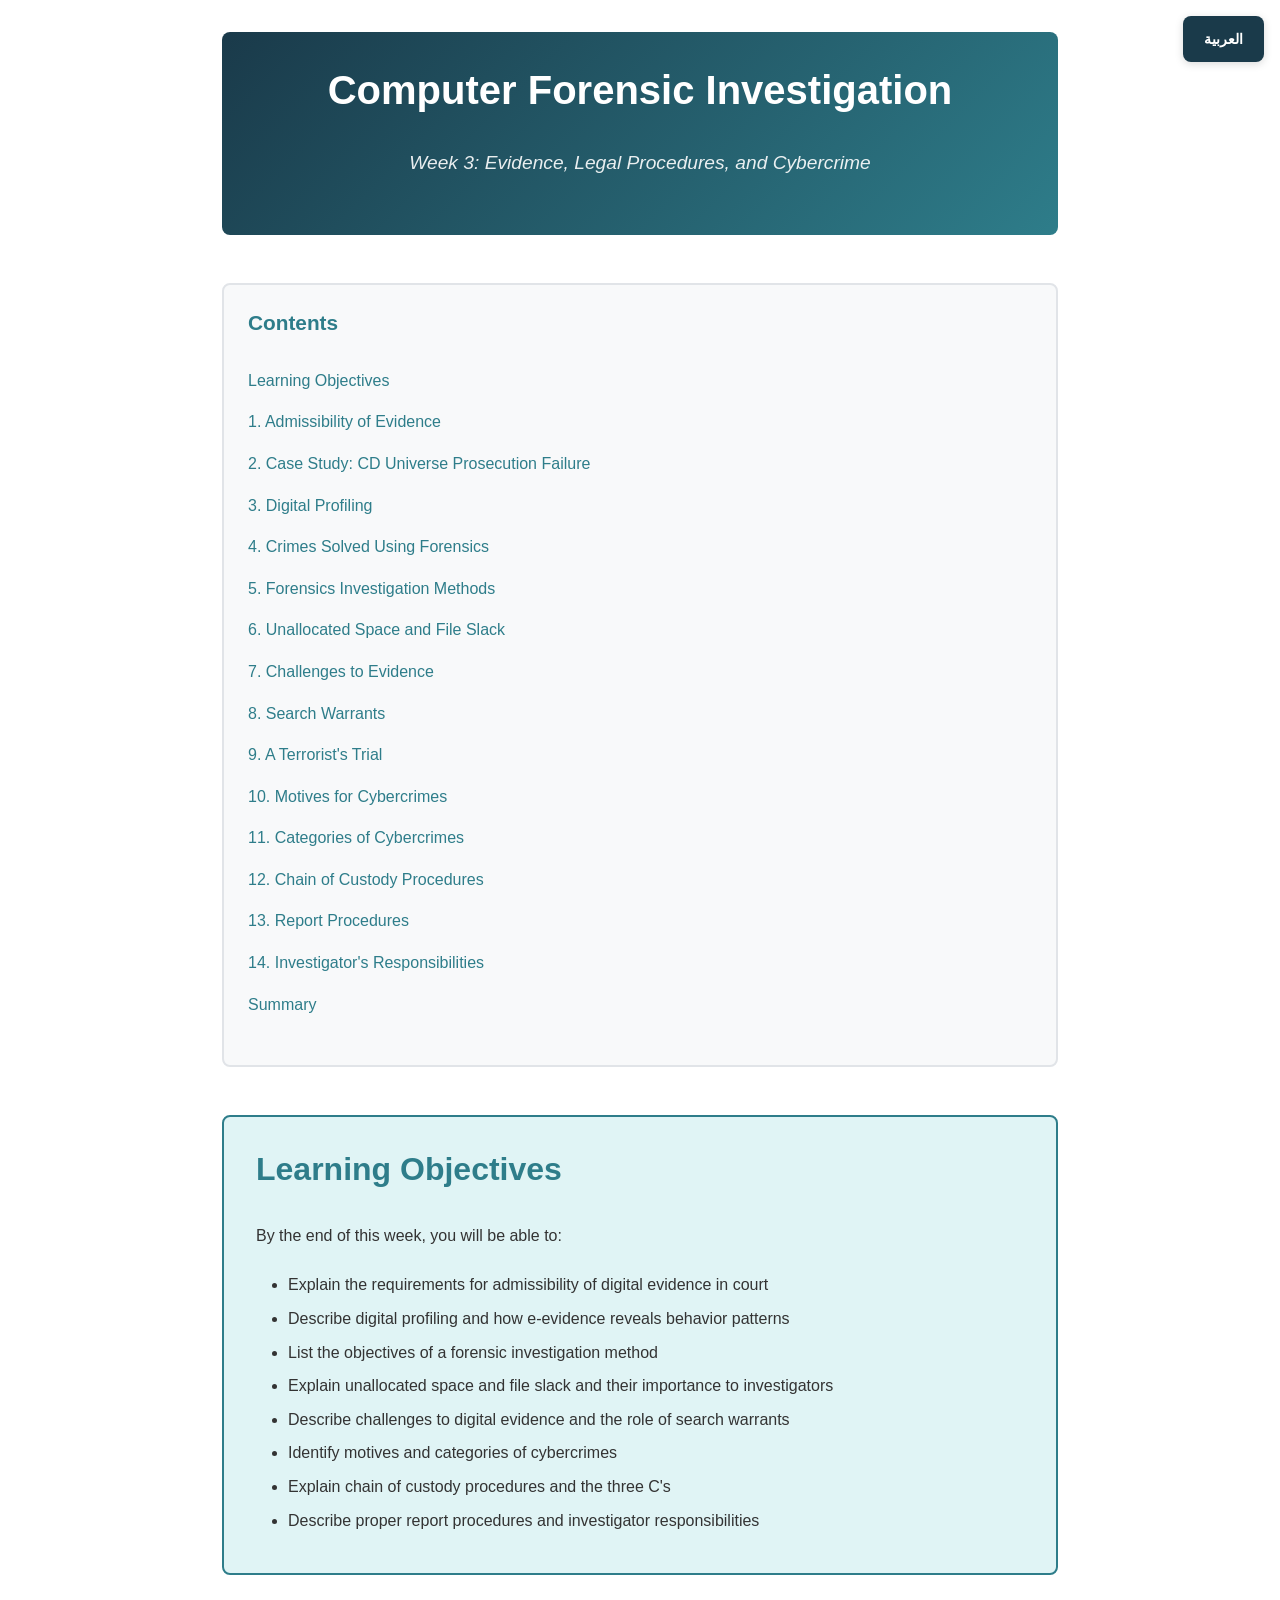
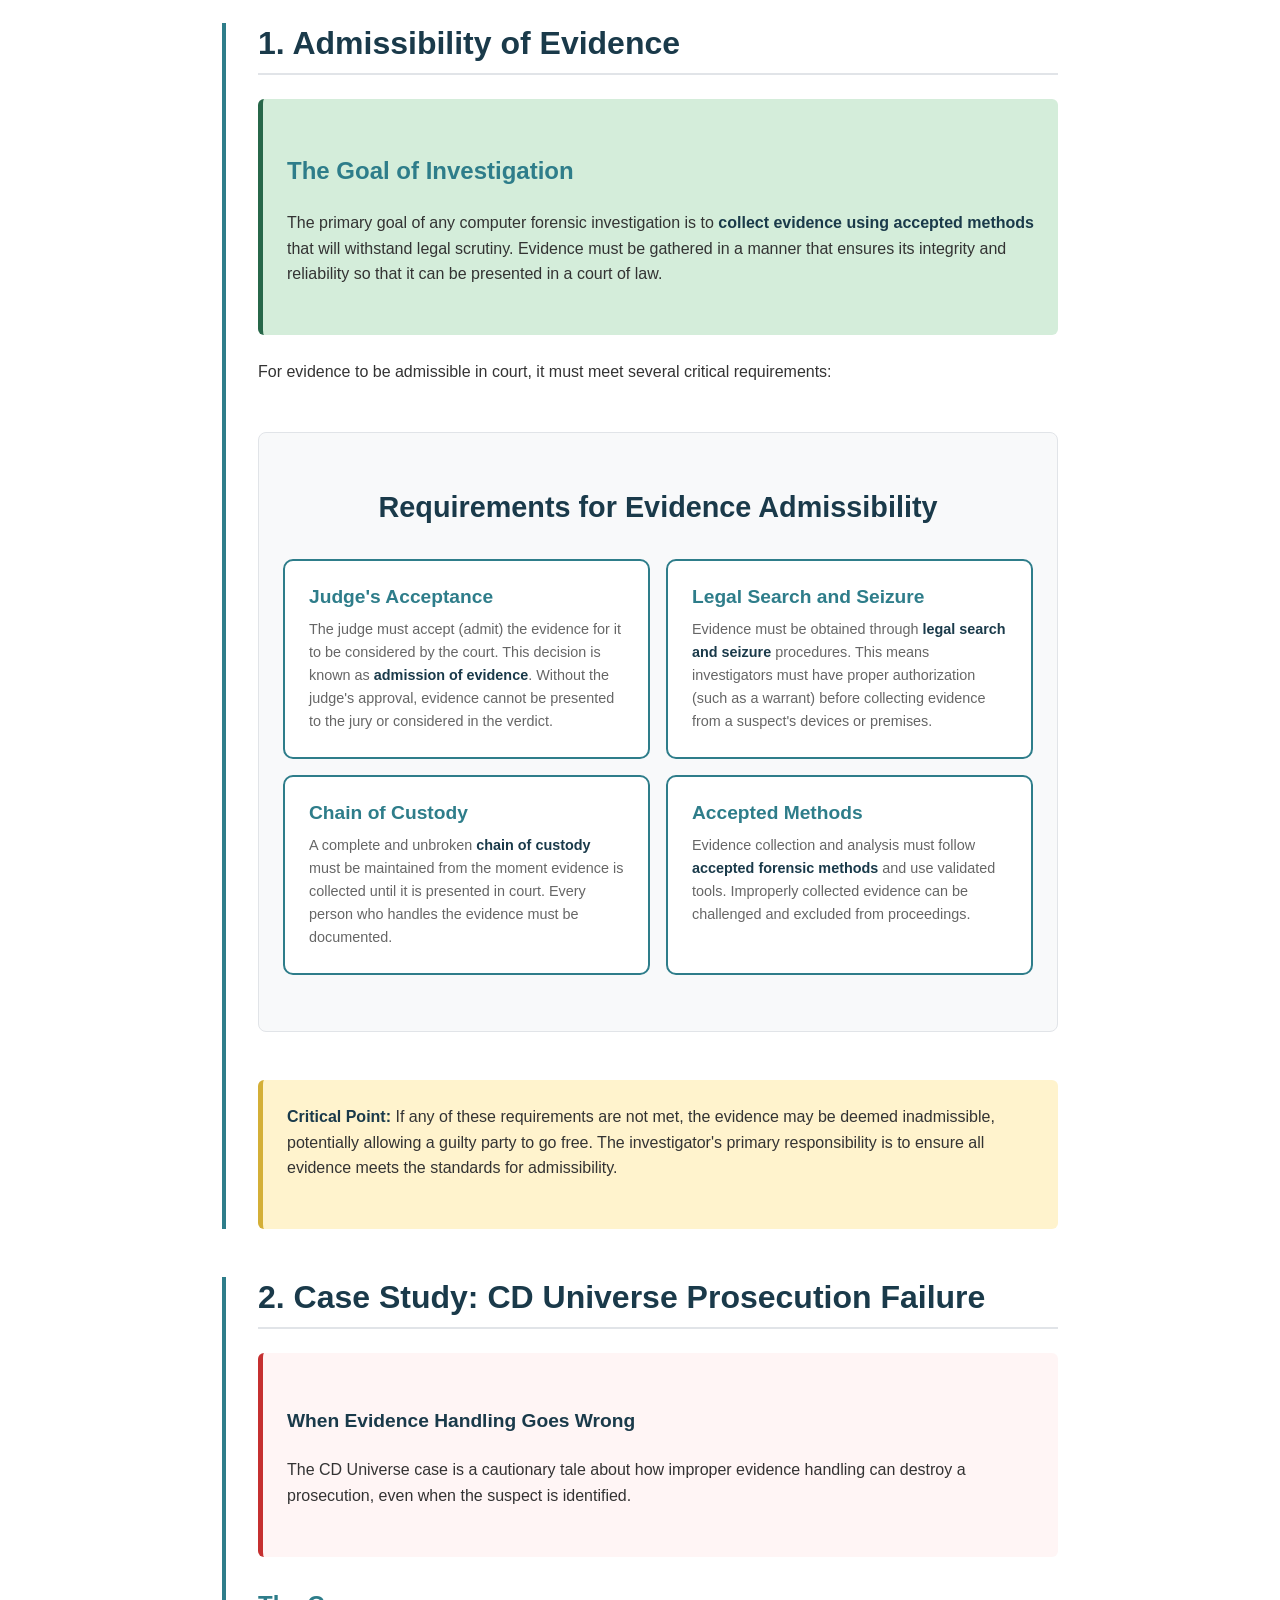
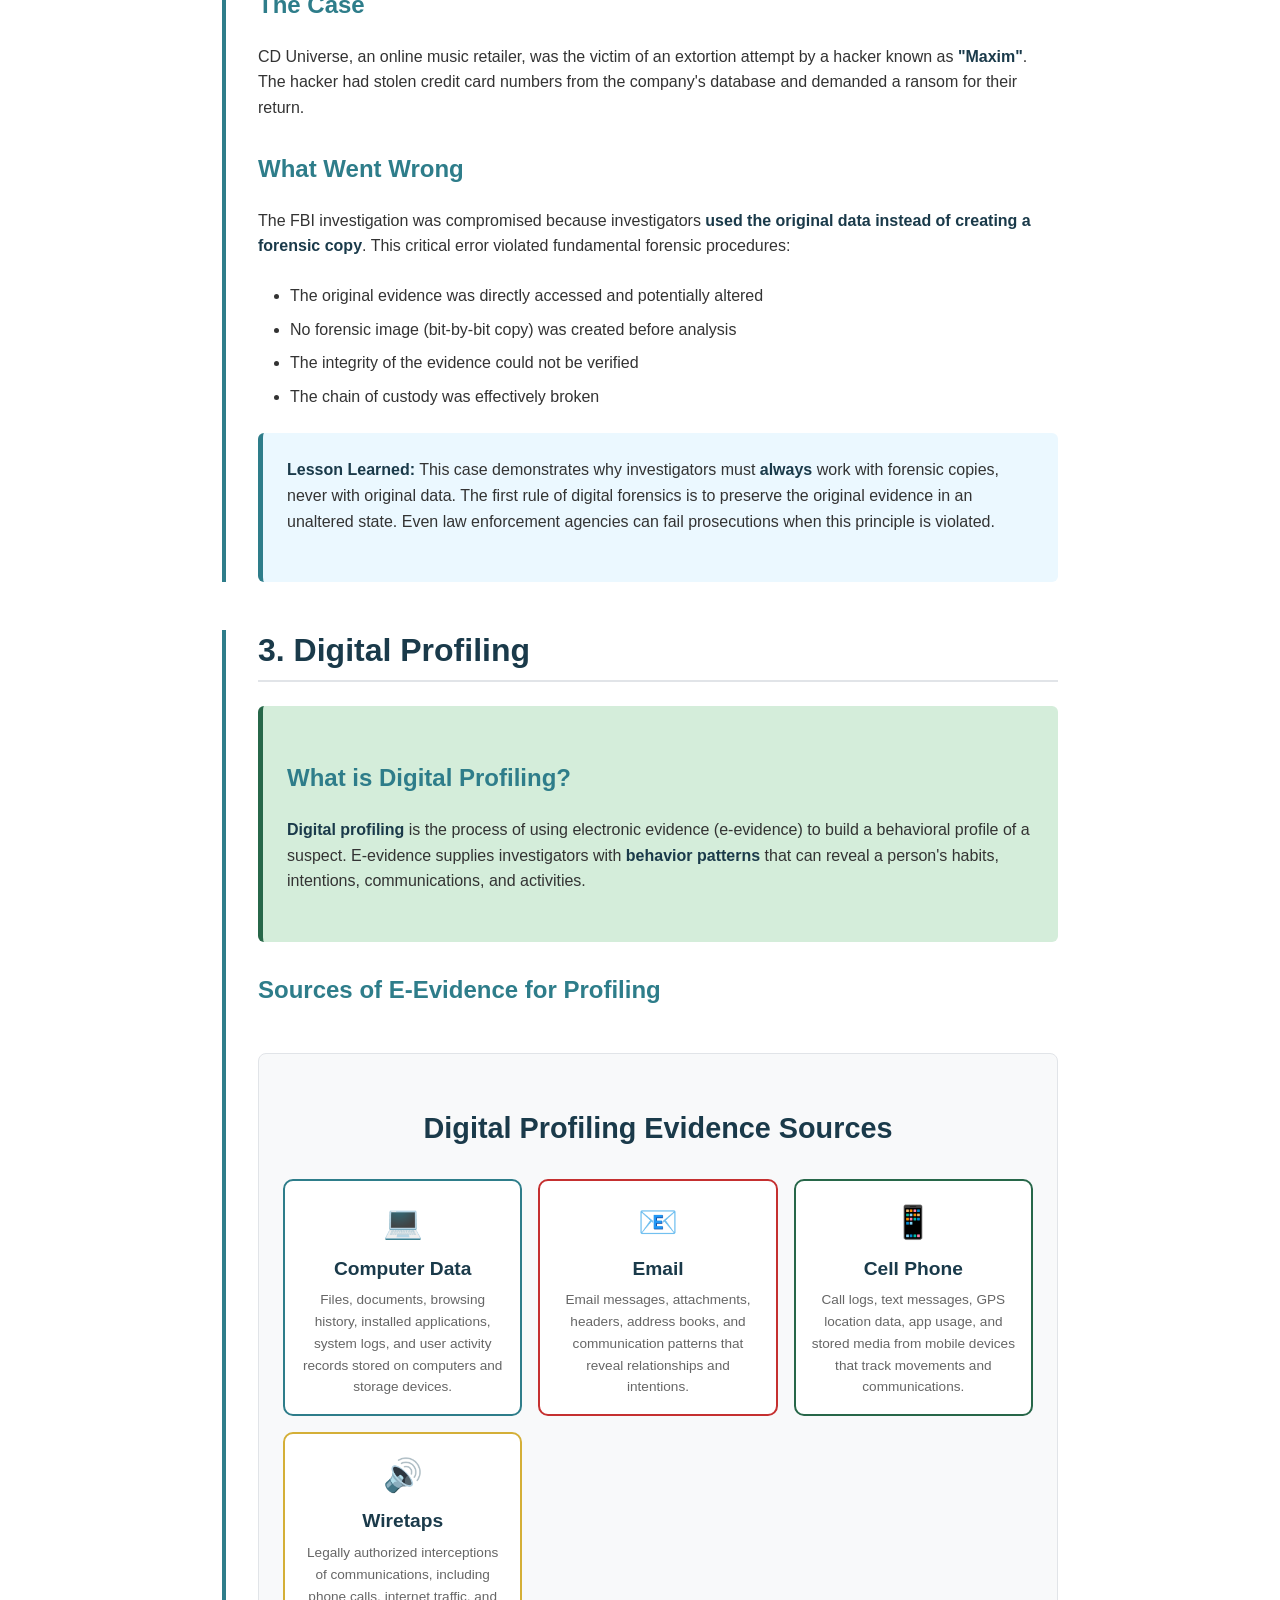
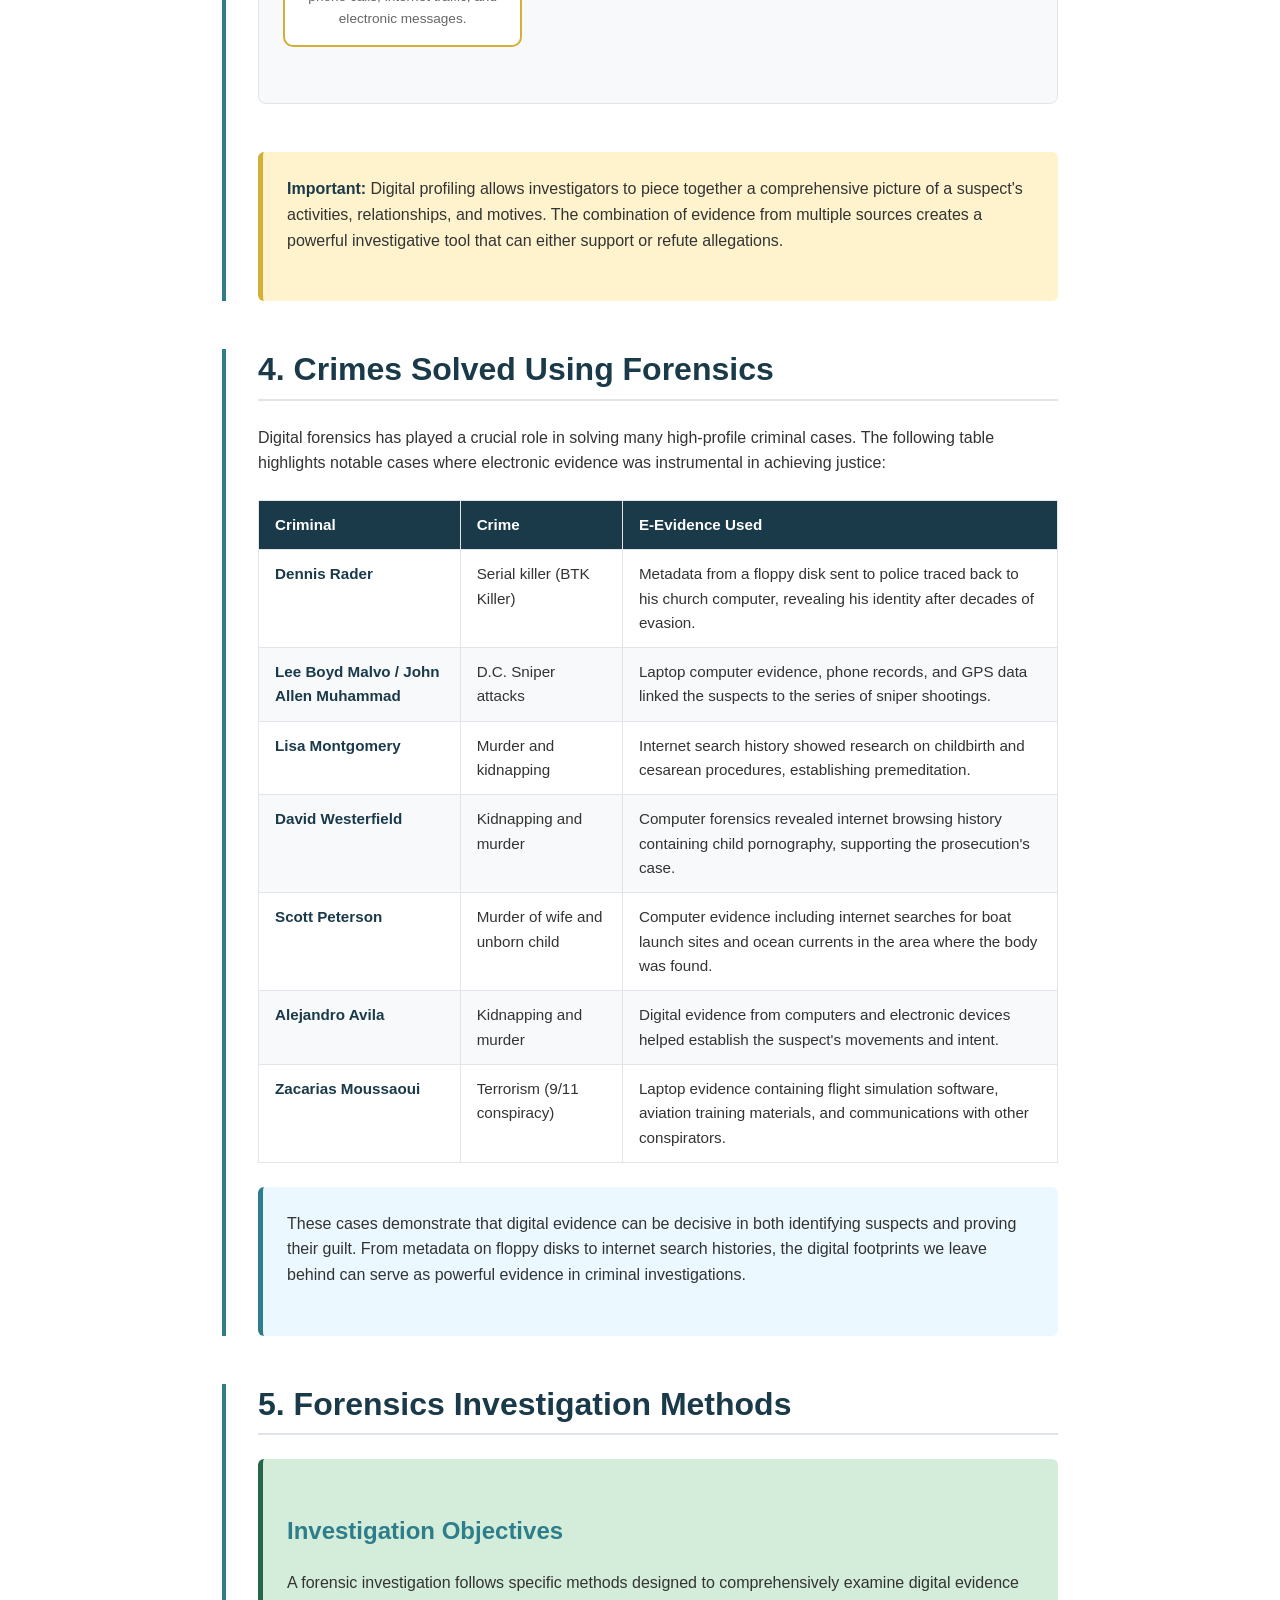
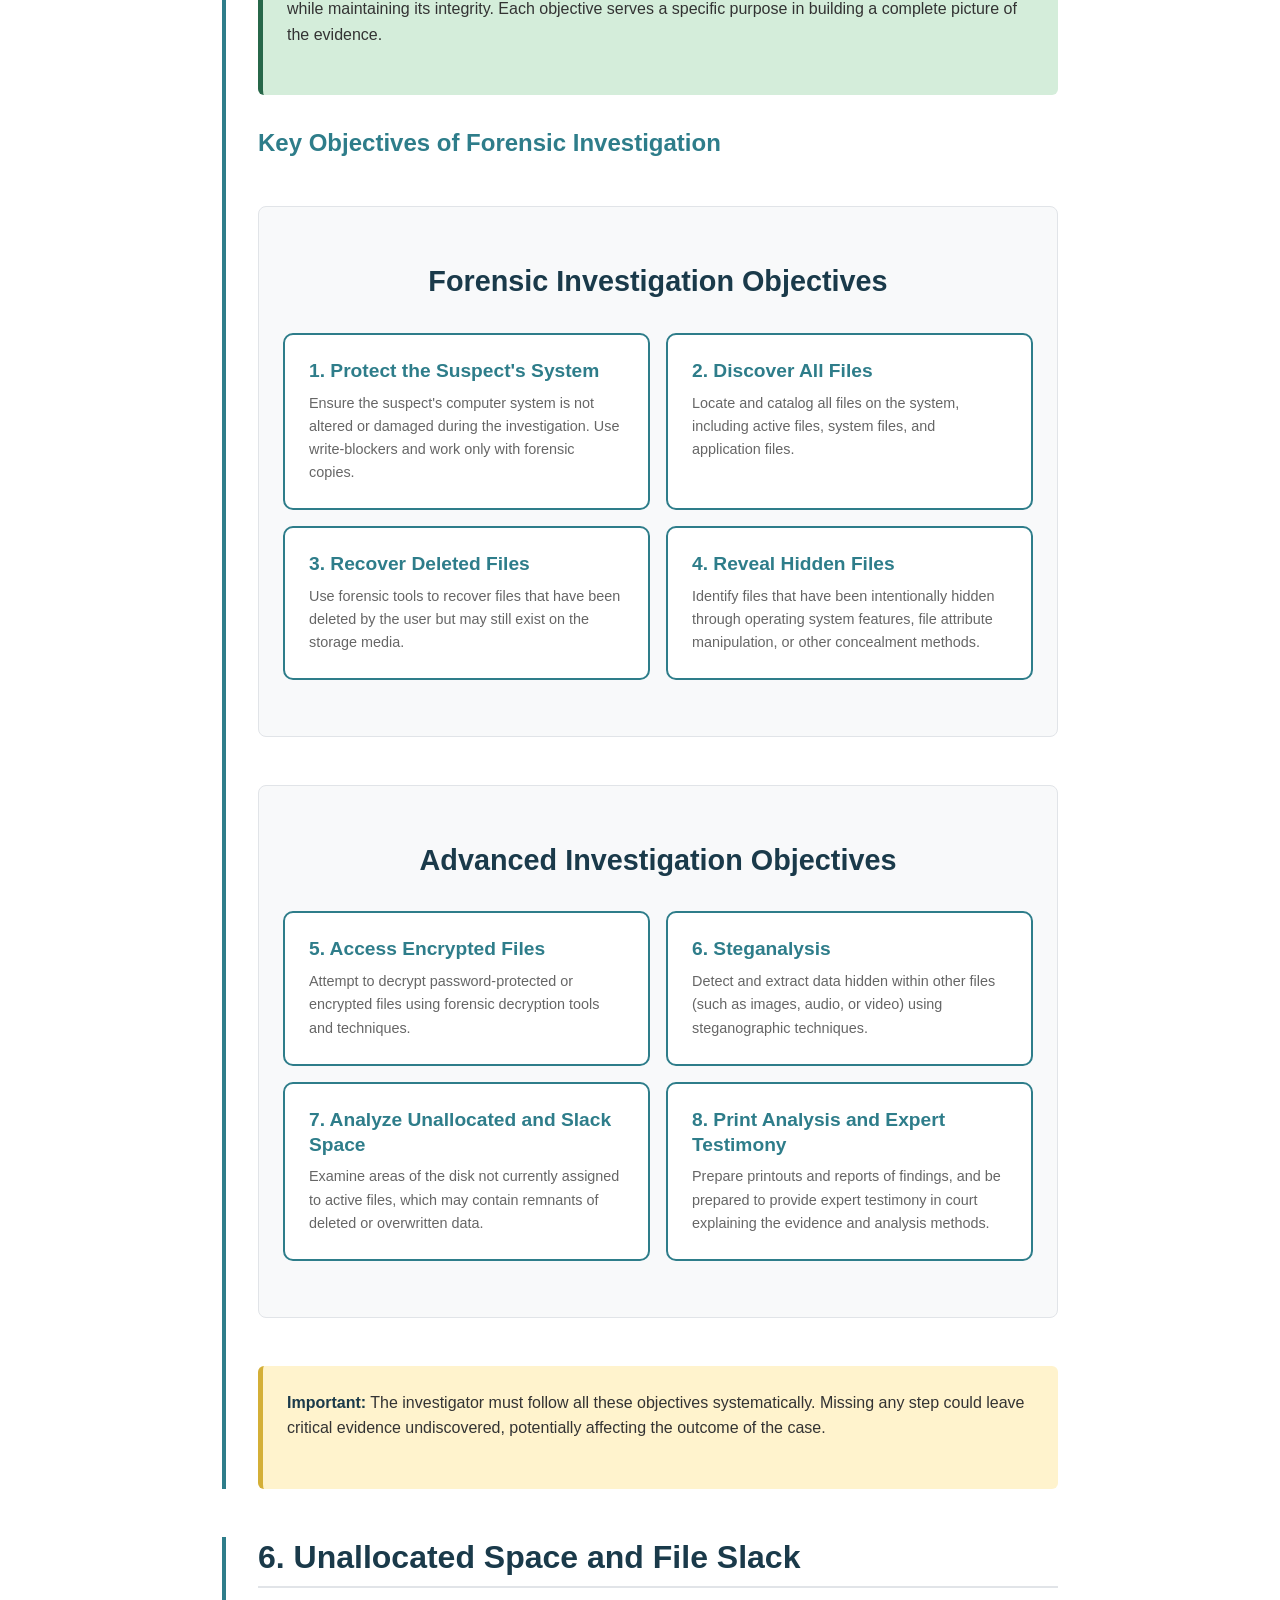
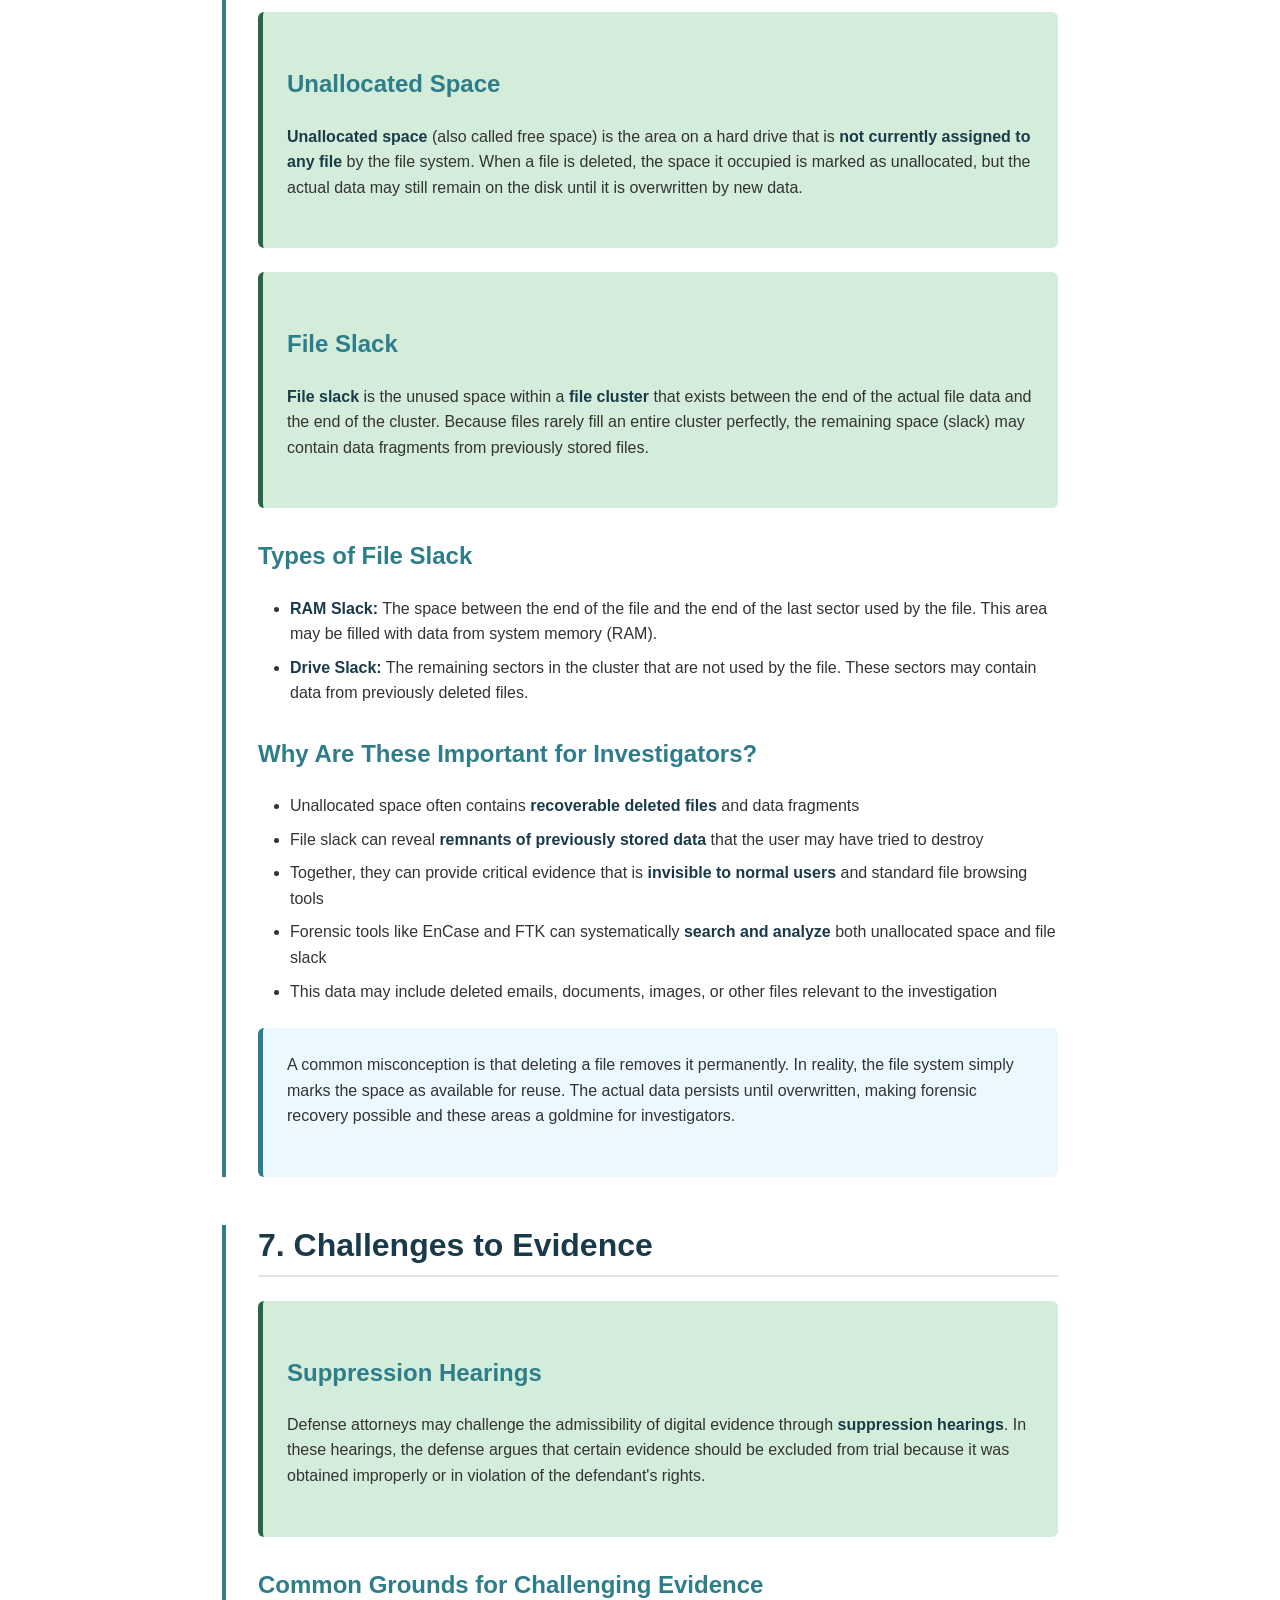
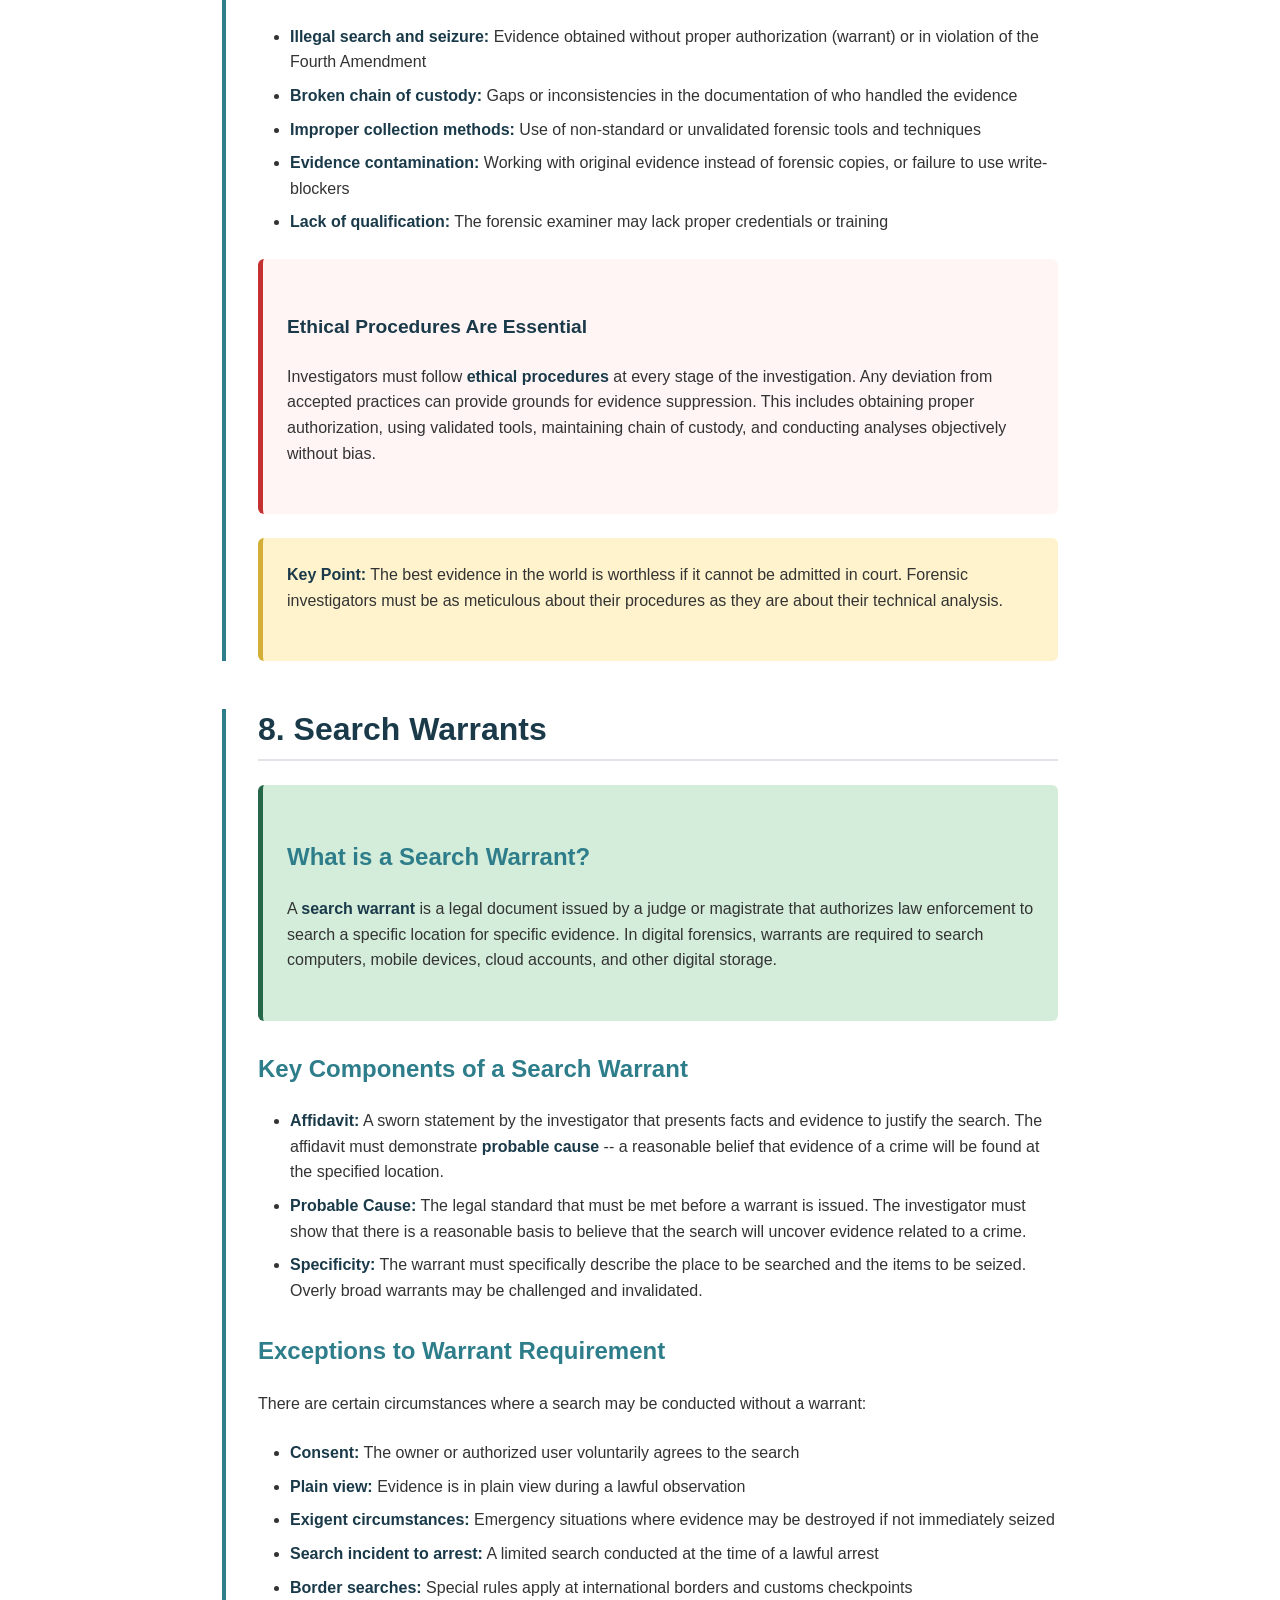
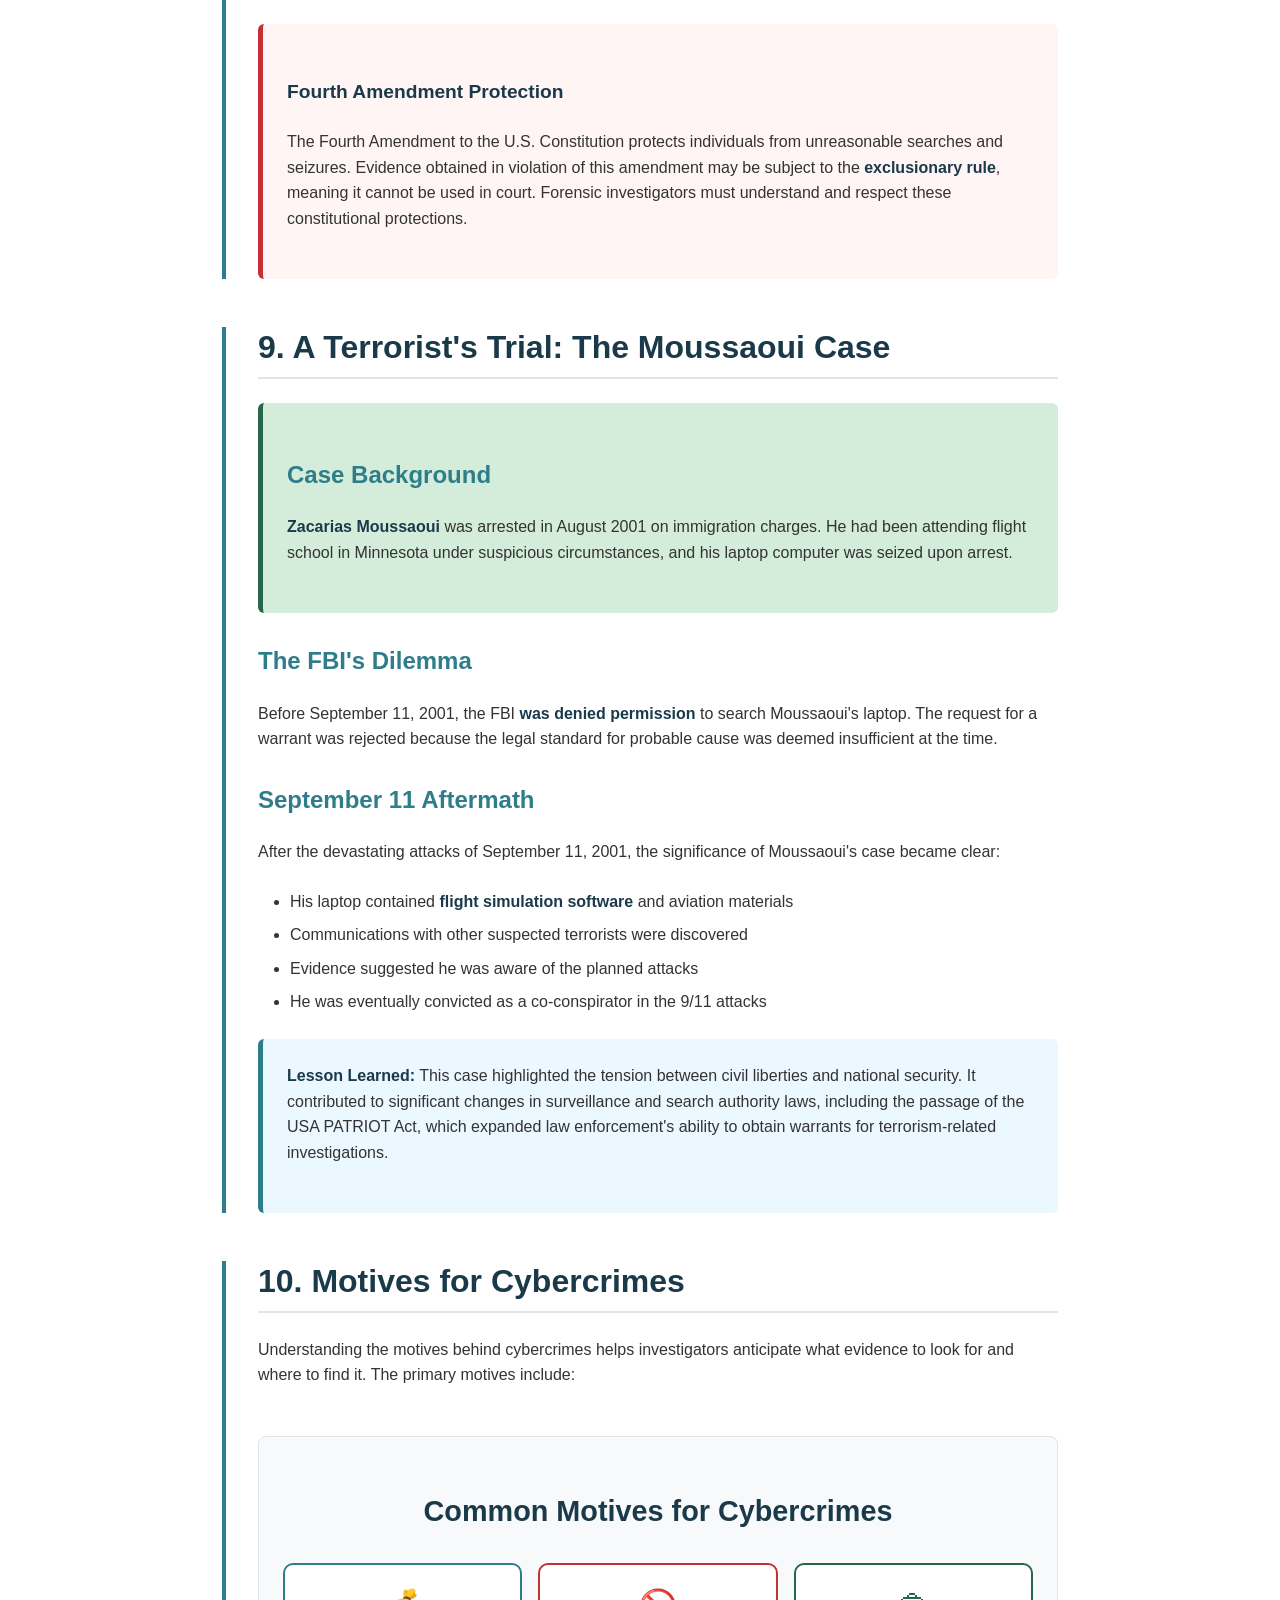
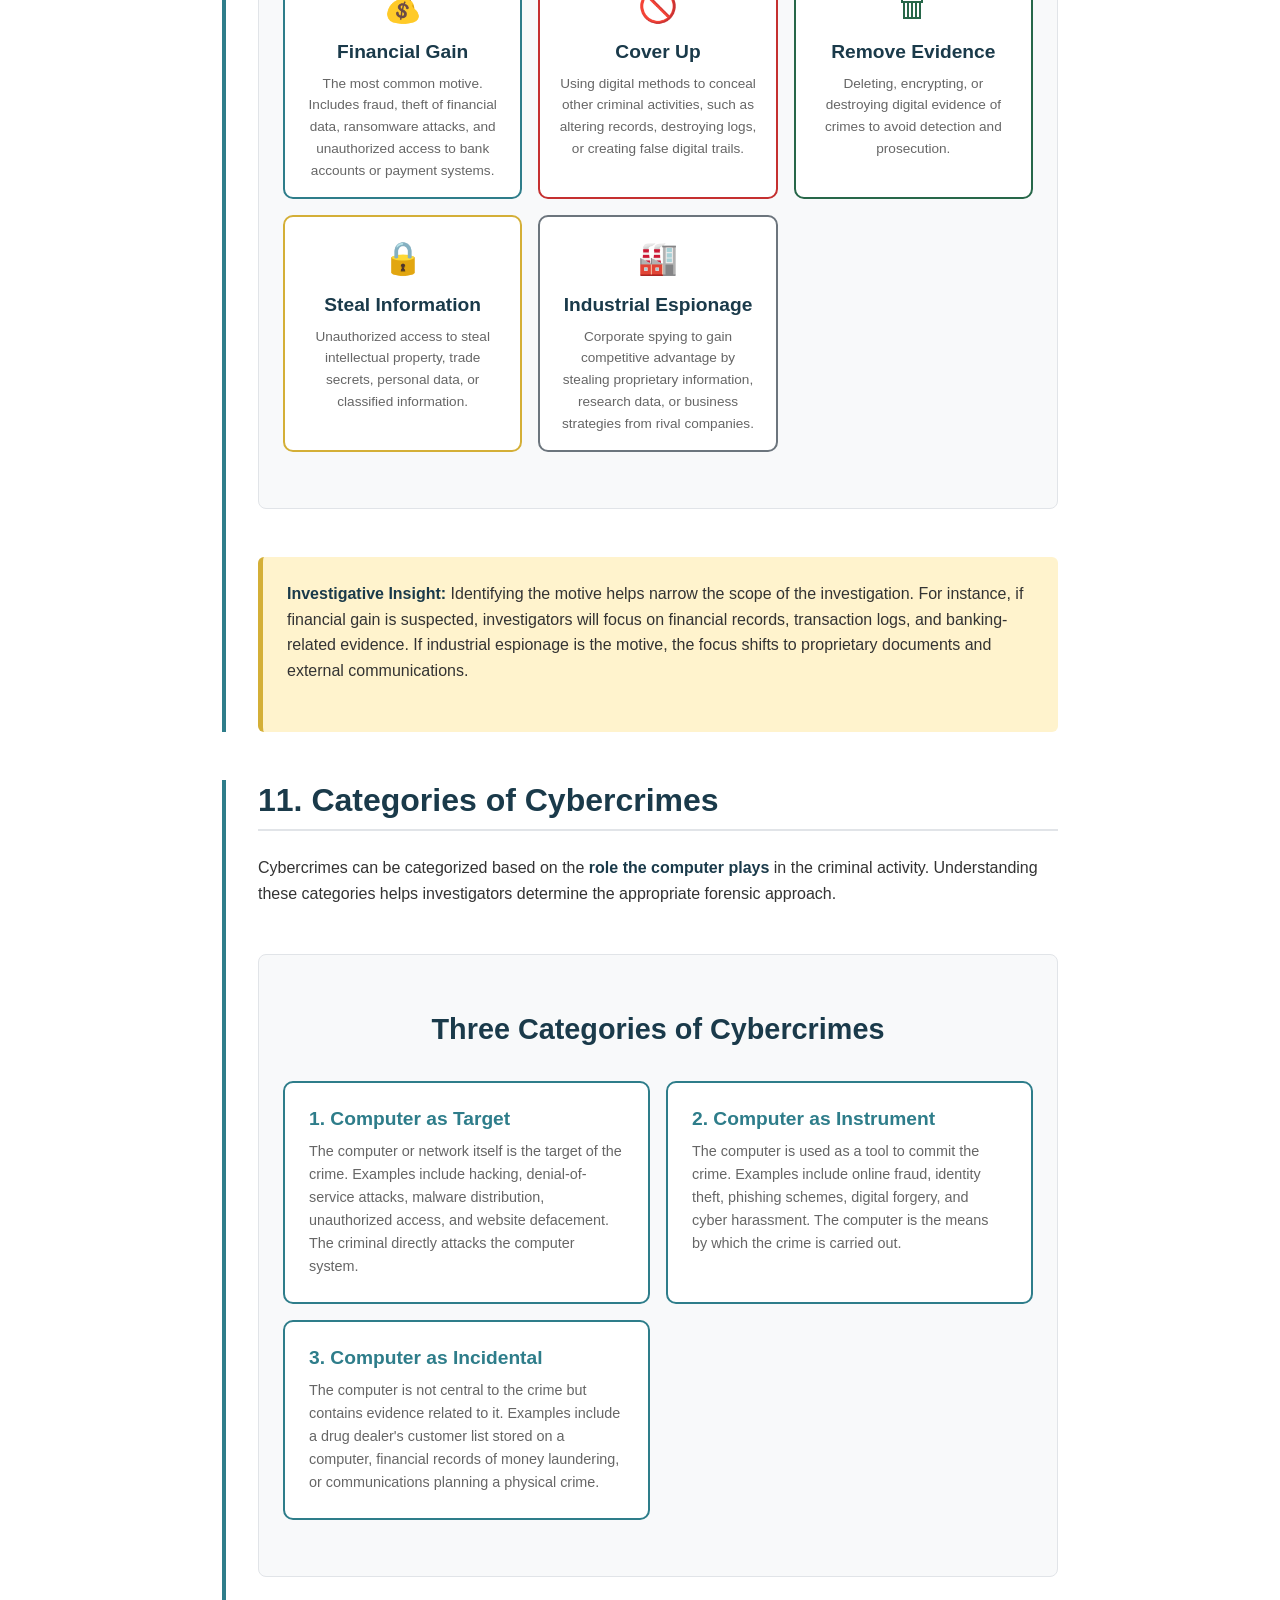
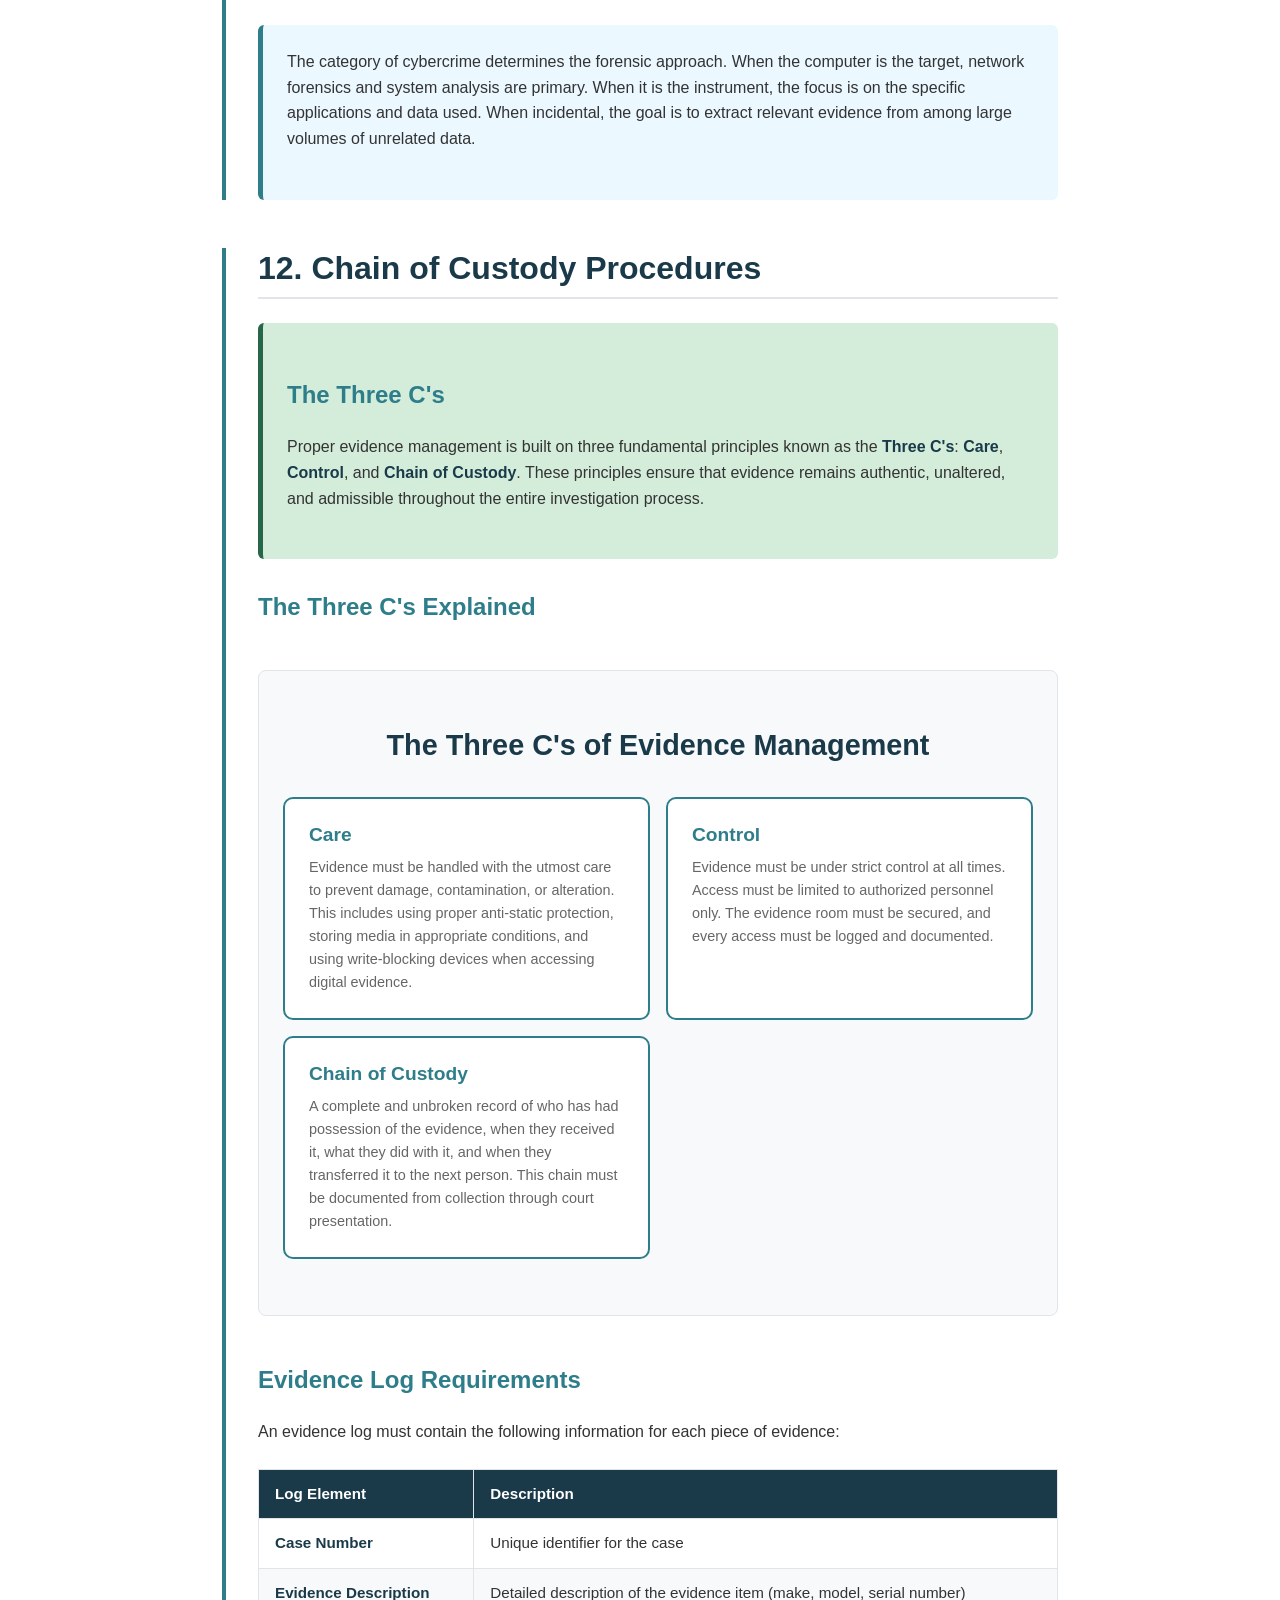
<file: weeks/week3.html>
<!DOCTYPE html>
<html lang="en">
<head>
    <meta charset="UTF-8">
    <meta name="viewport" content="width=device-width, initial-scale=1.0">
    <title>Week 3: Computer Forensic Investigation</title>
    <link rel="stylesheet" href="../css/styles.css">
</head>
<body>
    <!-- Language Switcher -->
    <div class="language-switcher">
        <a href="week3_ar.html" class="lang-button" title="Switch to Arabic">العربية</a>
    </div>

    <header>
        <h1>Computer Forensic Investigation</h1>
        <p class="subtitle">Week 3: Evidence, Legal Procedures, and Cybercrime</p>
    </header>

    <nav class="table-of-contents no-print">
        <h2>Contents</h2>
        <ul>
            <li><a href="#objectives">Learning Objectives</a></li>
            <li><a href="#admissibility">1. Admissibility of Evidence</a></li>
            <li><a href="#cd-universe">2. Case Study: CD Universe Prosecution Failure</a></li>
            <li><a href="#digital-profiling">3. Digital Profiling</a></li>
            <li><a href="#crimes-solved">4. Crimes Solved Using Forensics</a></li>
            <li><a href="#investigation-methods">5. Forensics Investigation Methods</a></li>
            <li><a href="#unallocated-slack">6. Unallocated Space and File Slack</a></li>
            <li><a href="#challenges">7. Challenges to Evidence</a></li>
            <li><a href="#search-warrants">8. Search Warrants</a></li>
            <li><a href="#terrorist-trial">9. A Terrorist's Trial</a></li>
            <li><a href="#motives">10. Motives for Cybercrimes</a></li>
            <li><a href="#categories">11. Categories of Cybercrimes</a></li>
            <li><a href="#chain-of-custody">12. Chain of Custody Procedures</a></li>
            <li><a href="#report-procedures">13. Report Procedures</a></li>
            <li><a href="#responsibilities">14. Investigator's Responsibilities</a></li>
            <li><a href="#summary">Summary</a></li>
        </ul>
    </nav>

    <main>
        <!-- Learning Objectives -->
        <section id="objectives" class="learning-objectives">
            <h2>Learning Objectives</h2>
            <p>By the end of this week, you will be able to:</p>
            <ul>
                <li>Explain the requirements for admissibility of digital evidence in court</li>
                <li>Describe digital profiling and how e-evidence reveals behavior patterns</li>
                <li>List the objectives of a forensic investigation method</li>
                <li>Explain unallocated space and file slack and their importance to investigators</li>
                <li>Describe challenges to digital evidence and the role of search warrants</li>
                <li>Identify motives and categories of cybercrimes</li>
                <li>Explain chain of custody procedures and the three C's</li>
                <li>Describe proper report procedures and investigator responsibilities</li>
            </ul>
        </section>

        <!-- Section 1: Admissibility of Evidence -->
        <section id="admissibility" class="content-section">
            <h2>1. Admissibility of Evidence</h2>

            <div class="definition">
                <h3>The Goal of Investigation</h3>
                <p>The primary goal of any computer forensic investigation is to <strong>collect evidence using accepted methods</strong> that will withstand legal scrutiny. Evidence must be gathered in a manner that ensures its integrity and reliability so that it can be presented in a court of law.</p>
            </div>

            <p>For evidence to be admissible in court, it must meet several critical requirements:</p>

            <div class="diagram-container">
                <div class="diagram-title-section">
                    <h3 class="diagram-title">Requirements for Evidence Admissibility</h3>
                </div>
                <div class="discovery-methods">
                    <div class="discovery-method">
                        <h4>Judge's Acceptance</h4>
                        <p>The judge must accept (admit) the evidence for it to be considered by the court. This decision is known as <strong>admission of evidence</strong>. Without the judge's approval, evidence cannot be presented to the jury or considered in the verdict.</p>
                    </div>
                    <div class="discovery-method">
                        <h4>Legal Search and Seizure</h4>
                        <p>Evidence must be obtained through <strong>legal search and seizure</strong> procedures. This means investigators must have proper authorization (such as a warrant) before collecting evidence from a suspect's devices or premises.</p>
                    </div>
                    <div class="discovery-method">
                        <h4>Chain of Custody</h4>
                        <p>A complete and unbroken <strong>chain of custody</strong> must be maintained from the moment evidence is collected until it is presented in court. Every person who handles the evidence must be documented.</p>
                    </div>
                    <div class="discovery-method">
                        <h4>Accepted Methods</h4>
                        <p>Evidence collection and analysis must follow <strong>accepted forensic methods</strong> and use validated tools. Improperly collected evidence can be challenged and excluded from proceedings.</p>
                    </div>
                </div>
            </div>

            <div class="key-message">
                <p><strong>Critical Point:</strong> If any of these requirements are not met, the evidence may be deemed inadmissible, potentially allowing a guilty party to go free. The investigator's primary responsibility is to ensure all evidence meets the standards for admissibility.</p>
            </div>
        </section>

        <!-- Section 2: CD Universe Case Study -->
        <section id="cd-universe" class="content-section">
            <h2>2. Case Study: CD Universe Prosecution Failure</h2>

            <div class="warning-box">
                <h4>When Evidence Handling Goes Wrong</h4>
                <p>The CD Universe case is a cautionary tale about how improper evidence handling can destroy a prosecution, even when the suspect is identified.</p>
            </div>

            <h3>The Case</h3>
            <p>CD Universe, an online music retailer, was the victim of an extortion attempt by a hacker known as <strong>"Maxim"</strong>. The hacker had stolen credit card numbers from the company's database and demanded a ransom for their return.</p>

            <h3>What Went Wrong</h3>
            <p>The FBI investigation was compromised because investigators <strong>used the original data instead of creating a forensic copy</strong>. This critical error violated fundamental forensic procedures:</p>
            <ul>
                <li>The original evidence was directly accessed and potentially altered</li>
                <li>No forensic image (bit-by-bit copy) was created before analysis</li>
                <li>The integrity of the evidence could not be verified</li>
                <li>The chain of custody was effectively broken</li>
            </ul>

            <div class="forensic-note">
                <p><strong>Lesson Learned:</strong> This case demonstrates why investigators must <strong>always</strong> work with forensic copies, never with original data. The first rule of digital forensics is to preserve the original evidence in an unaltered state. Even law enforcement agencies can fail prosecutions when this principle is violated.</p>
            </div>
        </section>

        <!-- Section 3: Digital Profiling -->
        <section id="digital-profiling" class="content-section">
            <h2>3. Digital Profiling</h2>

            <div class="definition">
                <h3>What is Digital Profiling?</h3>
                <p><strong>Digital profiling</strong> is the process of using electronic evidence (e-evidence) to build a behavioral profile of a suspect. E-evidence supplies investigators with <strong>behavior patterns</strong> that can reveal a person's habits, intentions, communications, and activities.</p>
            </div>

            <h3>Sources of E-Evidence for Profiling</h3>

            <div class="diagram-container">
                <div class="diagram-title-section">
                    <h3 class="diagram-title">Digital Profiling Evidence Sources</h3>
                </div>
                <div class="evidence-grid">
                    <div class="evidence-card evidence-artifact">
                        <div class="evidence-icon">&#128187;</div>
                        <h4>Computer Data</h4>
                        <p>Files, documents, browsing history, installed applications, system logs, and user activity records stored on computers and storage devices.</p>
                    </div>
                    <div class="evidence-card evidence-inculpatory">
                        <div class="evidence-icon">&#128231;</div>
                        <h4>Email</h4>
                        <p>Email messages, attachments, headers, address books, and communication patterns that reveal relationships and intentions.</p>
                    </div>
                    <div class="evidence-card evidence-exculpatory">
                        <div class="evidence-icon">&#128241;</div>
                        <h4>Cell Phone</h4>
                        <p>Call logs, text messages, GPS location data, app usage, and stored media from mobile devices that track movements and communications.</p>
                    </div>
                    <div class="evidence-card evidence-admissible">
                        <div class="evidence-icon">&#128266;</div>
                        <h4>Wiretaps</h4>
                        <p>Legally authorized interceptions of communications, including phone calls, internet traffic, and electronic messages.</p>
                    </div>
                </div>
            </div>

            <div class="key-message">
                <p><strong>Important:</strong> Digital profiling allows investigators to piece together a comprehensive picture of a suspect's activities, relationships, and motives. The combination of evidence from multiple sources creates a powerful investigative tool that can either support or refute allegations.</p>
            </div>
        </section>

        <!-- Section 4: Crimes Solved Using Forensics -->
        <section id="crimes-solved" class="content-section">
            <h2>4. Crimes Solved Using Forensics</h2>

            <p>Digital forensics has played a crucial role in solving many high-profile criminal cases. The following table highlights notable cases where electronic evidence was instrumental in achieving justice:</p>

            <table>
                <thead>
                    <tr>
                        <th>Criminal</th>
                        <th>Crime</th>
                        <th>E-Evidence Used</th>
                    </tr>
                </thead>
                <tbody>
                    <tr>
                        <td><strong>Dennis Rader</strong></td>
                        <td>Serial killer (BTK Killer)</td>
                        <td>Metadata from a floppy disk sent to police traced back to his church computer, revealing his identity after decades of evasion.</td>
                    </tr>
                    <tr>
                        <td><strong>Lee Boyd Malvo / John Allen Muhammad</strong></td>
                        <td>D.C. Sniper attacks</td>
                        <td>Laptop computer evidence, phone records, and GPS data linked the suspects to the series of sniper shootings.</td>
                    </tr>
                    <tr>
                        <td><strong>Lisa Montgomery</strong></td>
                        <td>Murder and kidnapping</td>
                        <td>Internet search history showed research on childbirth and cesarean procedures, establishing premeditation.</td>
                    </tr>
                    <tr>
                        <td><strong>David Westerfield</strong></td>
                        <td>Kidnapping and murder</td>
                        <td>Computer forensics revealed internet browsing history containing child pornography, supporting the prosecution's case.</td>
                    </tr>
                    <tr>
                        <td><strong>Scott Peterson</strong></td>
                        <td>Murder of wife and unborn child</td>
                        <td>Computer evidence including internet searches for boat launch sites and ocean currents in the area where the body was found.</td>
                    </tr>
                    <tr>
                        <td><strong>Alejandro Avila</strong></td>
                        <td>Kidnapping and murder</td>
                        <td>Digital evidence from computers and electronic devices helped establish the suspect's movements and intent.</td>
                    </tr>
                    <tr>
                        <td><strong>Zacarias Moussaoui</strong></td>
                        <td>Terrorism (9/11 conspiracy)</td>
                        <td>Laptop evidence containing flight simulation software, aviation training materials, and communications with other conspirators.</td>
                    </tr>
                </tbody>
            </table>

            <div class="forensic-note">
                <p>These cases demonstrate that digital evidence can be decisive in both identifying suspects and proving their guilt. From metadata on floppy disks to internet search histories, the digital footprints we leave behind can serve as powerful evidence in criminal investigations.</p>
            </div>
        </section>

        <!-- Section 5: Forensics Investigation Methods -->
        <section id="investigation-methods" class="content-section">
            <h2>5. Forensics Investigation Methods</h2>

            <div class="definition">
                <h3>Investigation Objectives</h3>
                <p>A forensic investigation follows specific methods designed to comprehensively examine digital evidence while maintaining its integrity. Each objective serves a specific purpose in building a complete picture of the evidence.</p>
            </div>

            <h3>Key Objectives of Forensic Investigation</h3>

            <div class="diagram-container">
                <div class="diagram-title-section">
                    <h3 class="diagram-title">Forensic Investigation Objectives</h3>
                </div>
                <div class="discovery-methods">
                    <div class="discovery-method">
                        <h4>1. Protect the Suspect's System</h4>
                        <p>Ensure the suspect's computer system is not altered or damaged during the investigation. Use write-blockers and work only with forensic copies.</p>
                    </div>
                    <div class="discovery-method">
                        <h4>2. Discover All Files</h4>
                        <p>Locate and catalog all files on the system, including active files, system files, and application files.</p>
                    </div>
                    <div class="discovery-method">
                        <h4>3. Recover Deleted Files</h4>
                        <p>Use forensic tools to recover files that have been deleted by the user but may still exist on the storage media.</p>
                    </div>
                    <div class="discovery-method">
                        <h4>4. Reveal Hidden Files</h4>
                        <p>Identify files that have been intentionally hidden through operating system features, file attribute manipulation, or other concealment methods.</p>
                    </div>
                </div>
            </div>

            <div class="diagram-container">
                <div class="diagram-title-section">
                    <h3 class="diagram-title">Advanced Investigation Objectives</h3>
                </div>
                <div class="discovery-methods">
                    <div class="discovery-method">
                        <h4>5. Access Encrypted Files</h4>
                        <p>Attempt to decrypt password-protected or encrypted files using forensic decryption tools and techniques.</p>
                    </div>
                    <div class="discovery-method">
                        <h4>6. Steganalysis</h4>
                        <p>Detect and extract data hidden within other files (such as images, audio, or video) using steganographic techniques.</p>
                    </div>
                    <div class="discovery-method">
                        <h4>7. Analyze Unallocated and Slack Space</h4>
                        <p>Examine areas of the disk not currently assigned to active files, which may contain remnants of deleted or overwritten data.</p>
                    </div>
                    <div class="discovery-method">
                        <h4>8. Print Analysis and Expert Testimony</h4>
                        <p>Prepare printouts and reports of findings, and be prepared to provide expert testimony in court explaining the evidence and analysis methods.</p>
                    </div>
                </div>
            </div>

            <div class="key-message">
                <p><strong>Important:</strong> The investigator must follow all these objectives systematically. Missing any step could leave critical evidence undiscovered, potentially affecting the outcome of the case.</p>
            </div>
        </section>

        <!-- Section 6: Unallocated Space and File Slack -->
        <section id="unallocated-slack" class="content-section">
            <h2>6. Unallocated Space and File Slack</h2>

            <div class="definition">
                <h3>Unallocated Space</h3>
                <p><strong>Unallocated space</strong> (also called free space) is the area on a hard drive that is <strong>not currently assigned to any file</strong> by the file system. When a file is deleted, the space it occupied is marked as unallocated, but the actual data may still remain on the disk until it is overwritten by new data.</p>
            </div>

            <div class="definition">
                <h3>File Slack</h3>
                <p><strong>File slack</strong> is the unused space within a <strong>file cluster</strong> that exists between the end of the actual file data and the end of the cluster. Because files rarely fill an entire cluster perfectly, the remaining space (slack) may contain data fragments from previously stored files.</p>
            </div>

            <h3>Types of File Slack</h3>
            <ul>
                <li><strong>RAM Slack:</strong> The space between the end of the file and the end of the last sector used by the file. This area may be filled with data from system memory (RAM).</li>
                <li><strong>Drive Slack:</strong> The remaining sectors in the cluster that are not used by the file. These sectors may contain data from previously deleted files.</li>
            </ul>

            <h3>Why Are These Important for Investigators?</h3>
            <ul>
                <li>Unallocated space often contains <strong>recoverable deleted files</strong> and data fragments</li>
                <li>File slack can reveal <strong>remnants of previously stored data</strong> that the user may have tried to destroy</li>
                <li>Together, they can provide critical evidence that is <strong>invisible to normal users</strong> and standard file browsing tools</li>
                <li>Forensic tools like EnCase and FTK can systematically <strong>search and analyze</strong> both unallocated space and file slack</li>
                <li>This data may include deleted emails, documents, images, or other files relevant to the investigation</li>
            </ul>

            <div class="forensic-note">
                <p>A common misconception is that deleting a file removes it permanently. In reality, the file system simply marks the space as available for reuse. The actual data persists until overwritten, making forensic recovery possible and these areas a goldmine for investigators.</p>
            </div>
        </section>

        <!-- Section 7: Challenges to Evidence -->
        <section id="challenges" class="content-section">
            <h2>7. Challenges to Evidence</h2>

            <div class="definition">
                <h3>Suppression Hearings</h3>
                <p>Defense attorneys may challenge the admissibility of digital evidence through <strong>suppression hearings</strong>. In these hearings, the defense argues that certain evidence should be excluded from trial because it was obtained improperly or in violation of the defendant's rights.</p>
            </div>

            <h3>Common Grounds for Challenging Evidence</h3>
            <ul>
                <li><strong>Illegal search and seizure:</strong> Evidence obtained without proper authorization (warrant) or in violation of the Fourth Amendment</li>
                <li><strong>Broken chain of custody:</strong> Gaps or inconsistencies in the documentation of who handled the evidence</li>
                <li><strong>Improper collection methods:</strong> Use of non-standard or unvalidated forensic tools and techniques</li>
                <li><strong>Evidence contamination:</strong> Working with original evidence instead of forensic copies, or failure to use write-blockers</li>
                <li><strong>Lack of qualification:</strong> The forensic examiner may lack proper credentials or training</li>
            </ul>

            <div class="warning-box">
                <h4>Ethical Procedures Are Essential</h4>
                <p>Investigators must follow <strong>ethical procedures</strong> at every stage of the investigation. Any deviation from accepted practices can provide grounds for evidence suppression. This includes obtaining proper authorization, using validated tools, maintaining chain of custody, and conducting analyses objectively without bias.</p>
            </div>

            <div class="key-message">
                <p><strong>Key Point:</strong> The best evidence in the world is worthless if it cannot be admitted in court. Forensic investigators must be as meticulous about their procedures as they are about their technical analysis.</p>
            </div>
        </section>

        <!-- Section 8: Search Warrants -->
        <section id="search-warrants" class="content-section">
            <h2>8. Search Warrants</h2>

            <div class="definition">
                <h3>What is a Search Warrant?</h3>
                <p>A <strong>search warrant</strong> is a legal document issued by a judge or magistrate that authorizes law enforcement to search a specific location for specific evidence. In digital forensics, warrants are required to search computers, mobile devices, cloud accounts, and other digital storage.</p>
            </div>

            <h3>Key Components of a Search Warrant</h3>
            <ul>
                <li><strong>Affidavit:</strong> A sworn statement by the investigator that presents facts and evidence to justify the search. The affidavit must demonstrate <strong>probable cause</strong> -- a reasonable belief that evidence of a crime will be found at the specified location.</li>
                <li><strong>Probable Cause:</strong> The legal standard that must be met before a warrant is issued. The investigator must show that there is a reasonable basis to believe that the search will uncover evidence related to a crime.</li>
                <li><strong>Specificity:</strong> The warrant must specifically describe the place to be searched and the items to be seized. Overly broad warrants may be challenged and invalidated.</li>
            </ul>

            <h3>Exceptions to Warrant Requirement</h3>
            <p>There are certain circumstances where a search may be conducted without a warrant:</p>
            <ul>
                <li><strong>Consent:</strong> The owner or authorized user voluntarily agrees to the search</li>
                <li><strong>Plain view:</strong> Evidence is in plain view during a lawful observation</li>
                <li><strong>Exigent circumstances:</strong> Emergency situations where evidence may be destroyed if not immediately seized</li>
                <li><strong>Search incident to arrest:</strong> A limited search conducted at the time of a lawful arrest</li>
                <li><strong>Border searches:</strong> Special rules apply at international borders and customs checkpoints</li>
            </ul>

            <div class="warning-box">
                <h4>Fourth Amendment Protection</h4>
                <p>The Fourth Amendment to the U.S. Constitution protects individuals from unreasonable searches and seizures. Evidence obtained in violation of this amendment may be subject to the <strong>exclusionary rule</strong>, meaning it cannot be used in court. Forensic investigators must understand and respect these constitutional protections.</p>
            </div>
        </section>

        <!-- Section 9: A Terrorist's Trial -->
        <section id="terrorist-trial" class="content-section">
            <h2>9. A Terrorist's Trial: The Moussaoui Case</h2>

            <div class="definition">
                <h3>Case Background</h3>
                <p><strong>Zacarias Moussaoui</strong> was arrested in August 2001 on immigration charges. He had been attending flight school in Minnesota under suspicious circumstances, and his laptop computer was seized upon arrest.</p>
            </div>

            <h3>The FBI's Dilemma</h3>
            <p>Before September 11, 2001, the FBI <strong>was denied permission</strong> to search Moussaoui's laptop. The request for a warrant was rejected because the legal standard for probable cause was deemed insufficient at the time.</p>

            <h3>September 11 Aftermath</h3>
            <p>After the devastating attacks of September 11, 2001, the significance of Moussaoui's case became clear:</p>
            <ul>
                <li>His laptop contained <strong>flight simulation software</strong> and aviation materials</li>
                <li>Communications with other suspected terrorists were discovered</li>
                <li>Evidence suggested he was aware of the planned attacks</li>
                <li>He was eventually convicted as a co-conspirator in the 9/11 attacks</li>
            </ul>

            <div class="forensic-note">
                <p><strong>Lesson Learned:</strong> This case highlighted the tension between civil liberties and national security. It contributed to significant changes in surveillance and search authority laws, including the passage of the USA PATRIOT Act, which expanded law enforcement's ability to obtain warrants for terrorism-related investigations.</p>
            </div>
        </section>

        <!-- Section 10: Motives for Cybercrimes -->
        <section id="motives" class="content-section">
            <h2>10. Motives for Cybercrimes</h2>

            <p>Understanding the motives behind cybercrimes helps investigators anticipate what evidence to look for and where to find it. The primary motives include:</p>

            <div class="diagram-container">
                <div class="diagram-title-section">
                    <h3 class="diagram-title">Common Motives for Cybercrimes</h3>
                </div>
                <div class="evidence-grid">
                    <div class="evidence-card evidence-artifact">
                        <div class="evidence-icon">&#128176;</div>
                        <h4>Financial Gain</h4>
                        <p>The most common motive. Includes fraud, theft of financial data, ransomware attacks, and unauthorized access to bank accounts or payment systems.</p>
                    </div>
                    <div class="evidence-card evidence-inculpatory">
                        <div class="evidence-icon">&#128683;</div>
                        <h4>Cover Up</h4>
                        <p>Using digital methods to conceal other criminal activities, such as altering records, destroying logs, or creating false digital trails.</p>
                    </div>
                    <div class="evidence-card evidence-exculpatory">
                        <div class="evidence-icon">&#128465;</div>
                        <h4>Remove Evidence</h4>
                        <p>Deleting, encrypting, or destroying digital evidence of crimes to avoid detection and prosecution.</p>
                    </div>
                    <div class="evidence-card evidence-admissible">
                        <div class="evidence-icon">&#128274;</div>
                        <h4>Steal Information</h4>
                        <p>Unauthorized access to steal intellectual property, trade secrets, personal data, or classified information.</p>
                    </div>
                    <div class="evidence-card evidence-inadmissible">
                        <div class="evidence-icon">&#127981;</div>
                        <h4>Industrial Espionage</h4>
                        <p>Corporate spying to gain competitive advantage by stealing proprietary information, research data, or business strategies from rival companies.</p>
                    </div>
                </div>
            </div>

            <div class="key-message">
                <p><strong>Investigative Insight:</strong> Identifying the motive helps narrow the scope of the investigation. For instance, if financial gain is suspected, investigators will focus on financial records, transaction logs, and banking-related evidence. If industrial espionage is the motive, the focus shifts to proprietary documents and external communications.</p>
            </div>
        </section>

        <!-- Section 11: Categories of Cybercrimes -->
        <section id="categories" class="content-section">
            <h2>11. Categories of Cybercrimes</h2>

            <p>Cybercrimes can be categorized based on the <strong>role the computer plays</strong> in the criminal activity. Understanding these categories helps investigators determine the appropriate forensic approach.</p>

            <div class="diagram-container">
                <div class="diagram-title-section">
                    <h3 class="diagram-title">Three Categories of Cybercrimes</h3>
                </div>
                <div class="discovery-methods">
                    <div class="discovery-method">
                        <h4>1. Computer as Target</h4>
                        <p>The computer or network itself is the target of the crime. Examples include hacking, denial-of-service attacks, malware distribution, unauthorized access, and website defacement. The criminal directly attacks the computer system.</p>
                    </div>
                    <div class="discovery-method">
                        <h4>2. Computer as Instrument</h4>
                        <p>The computer is used as a tool to commit the crime. Examples include online fraud, identity theft, phishing schemes, digital forgery, and cyber harassment. The computer is the means by which the crime is carried out.</p>
                    </div>
                    <div class="discovery-method">
                        <h4>3. Computer as Incidental</h4>
                        <p>The computer is not central to the crime but contains evidence related to it. Examples include a drug dealer's customer list stored on a computer, financial records of money laundering, or communications planning a physical crime.</p>
                    </div>
                </div>
            </div>

            <div class="forensic-note">
                <p>The category of cybercrime determines the forensic approach. When the computer is the target, network forensics and system analysis are primary. When it is the instrument, the focus is on the specific applications and data used. When incidental, the goal is to extract relevant evidence from among large volumes of unrelated data.</p>
            </div>
        </section>

        <!-- Section 12: Chain of Custody Procedures -->
        <section id="chain-of-custody" class="content-section">
            <h2>12. Chain of Custody Procedures</h2>

            <div class="definition">
                <h3>The Three C's</h3>
                <p>Proper evidence management is built on three fundamental principles known as the <strong>Three C's</strong>: <strong>Care</strong>, <strong>Control</strong>, and <strong>Chain of Custody</strong>. These principles ensure that evidence remains authentic, unaltered, and admissible throughout the entire investigation process.</p>
            </div>

            <h3>The Three C's Explained</h3>

            <div class="diagram-container">
                <div class="diagram-title-section">
                    <h3 class="diagram-title">The Three C's of Evidence Management</h3>
                </div>
                <div class="discovery-methods">
                    <div class="discovery-method">
                        <h4>Care</h4>
                        <p>Evidence must be handled with the utmost care to prevent damage, contamination, or alteration. This includes using proper anti-static protection, storing media in appropriate conditions, and using write-blocking devices when accessing digital evidence.</p>
                    </div>
                    <div class="discovery-method">
                        <h4>Control</h4>
                        <p>Evidence must be under strict control at all times. Access must be limited to authorized personnel only. The evidence room must be secured, and every access must be logged and documented.</p>
                    </div>
                    <div class="discovery-method">
                        <h4>Chain of Custody</h4>
                        <p>A complete and unbroken record of who has had possession of the evidence, when they received it, what they did with it, and when they transferred it to the next person. This chain must be documented from collection through court presentation.</p>
                    </div>
                </div>
            </div>

            <h3>Evidence Log Requirements</h3>
            <p>An evidence log must contain the following information for each piece of evidence:</p>
            <table>
                <thead>
                    <tr>
                        <th>Log Element</th>
                        <th>Description</th>
                    </tr>
                </thead>
                <tbody>
                    <tr>
                        <td><strong>Case Number</strong></td>
                        <td>Unique identifier for the case</td>
                    </tr>
                    <tr>
                        <td><strong>Evidence Description</strong></td>
                        <td>Detailed description of the evidence item (make, model, serial number)</td>
                    </tr>
                    <tr>
                        <td><strong>Date/Time Collected</strong></td>
                        <td>Exact date and time the evidence was collected</td>
                    </tr>
                    <tr>
                        <td><strong>Collected By</strong></td>
                        <td>Name and badge/ID number of the person who collected the evidence</td>
                    </tr>
                    <tr>
                        <td><strong>Location Found</strong></td>
                        <td>Precise location where the evidence was found</td>
                    </tr>
                    <tr>
                        <td><strong>Transfer Records</strong></td>
                        <td>Each transfer including date, time, from whom, to whom, and purpose</td>
                    </tr>
                </tbody>
            </table>

            <h3>Mirror-Image Copies</h3>
            <p>A critical part of chain of custody procedures is the creation of <strong>mirror-image copies</strong> (forensic images) of all digital evidence. These are exact, bit-by-bit copies of the original storage media that include:</p>
            <ul>
                <li>All active files and folders</li>
                <li>Deleted files and file fragments</li>
                <li>Unallocated space</li>
                <li>File slack space</li>
                <li>System files and metadata</li>
            </ul>

            <div class="key-message">
                <p><strong>Critical Rule:</strong> All forensic analysis must be performed on the mirror-image copy, never on the original evidence. The original must be preserved in a secure location in its unaltered state.</p>
            </div>
        </section>

        <!-- Section 13: Report Procedures -->
        <section id="report-procedures" class="content-section">
            <h2>13. Report Procedures</h2>

            <div class="definition">
                <h3>Objectivity in Reporting</h3>
                <p>Forensic reports must be completely <strong>objective</strong>. The investigator's role is to present <strong>facts only</strong> -- what was found, how it was found, and what the evidence shows. The report must not contain <strong>opinions on guilt or innocence</strong>.</p>
            </div>

            <h3>Report Writing Guidelines</h3>
            <ul>
                <li><strong>Present facts, not opinions:</strong> Describe what the evidence shows without drawing conclusions about guilt</li>
                <li><strong>Use precise language:</strong> Avoid ambiguous terms; be specific about dates, times, file names, and locations</li>
                <li><strong>Document methodology:</strong> Explain the tools and techniques used for analysis</li>
                <li><strong>Include all findings:</strong> Report both inculpatory (incriminating) and exculpatory (exonerating) evidence</li>
                <li><strong>Be reproducible:</strong> Another qualified examiner should be able to follow your steps and reach the same findings</li>
                <li><strong>Use clear organization:</strong> Structure the report logically with an executive summary, methodology, findings, and conclusions</li>
            </ul>

            <div class="warning-box">
                <h4>No Opinions on Guilt</h4>
                <p>The forensic investigator is a <strong>neutral expert</strong>, not an advocate for either side. Reports must never state or imply whether the suspect is guilty or innocent. This is the role of the judge and jury, not the forensic examiner. Expressing opinions on guilt can undermine the credibility of the entire investigation.</p>
            </div>
        </section>

        <!-- Section 14: Investigator's Responsibilities -->
        <section id="responsibilities" class="content-section">
            <h2>14. Investigator's Responsibilities</h2>

            <p>A computer forensic investigator carries significant responsibilities that extend beyond technical analysis. These responsibilities ensure the integrity of the investigation and the admissibility of evidence.</p>

            <h3>Core Responsibilities</h3>
            <ul>
                <li><strong>Review crimes thoroughly:</strong> Understand the nature of the alleged crime and what evidence might be relevant</li>
                <li><strong>Maintain objectivity:</strong> Approach every investigation without preconceptions or bias, examining all evidence fairly</li>
                <li><strong>Follow established procedures:</strong> Adhere to accepted forensic methodologies and organizational protocols at all times</li>
                <li><strong>Keep detailed logs:</strong> Document every action taken during the investigation, including tools used, commands executed, and observations made</li>
                <li><strong>Protect evidence integrity:</strong> Ensure evidence is never altered, damaged, or contaminated</li>
                <li><strong>Stay current:</strong> Continuously update knowledge of forensic tools, techniques, and legal requirements</li>
                <li><strong>Maintain professional ethics:</strong> Conduct investigations honestly, impartially, and within the bounds of the law</li>
                <li><strong>Prepare for testimony:</strong> Be ready to explain findings and methods in court in a clear and understandable manner</li>
            </ul>

            <div class="forensic-note">
                <p>The investigator serves as the bridge between the digital evidence and the legal system. Their competence, integrity, and professionalism directly affect whether justice is achieved. A single procedural error or ethical lapse can compromise an entire case.</p>
            </div>
        </section>

        <!-- Summary -->
        <section id="summary" class="content-section summary">
            <h2>Summary and Key Takeaways</h2>

            <h3>What We've Learned</h3>
            <ol>
                <li><strong>Evidence admissibility</strong> requires legal search and seizure, proper chain of custody, and accepted forensic methods. The judge must accept the evidence for it to be considered in court.</li>

                <li><strong>The CD Universe case</strong> demonstrates the devastating consequences of improper evidence handling -- the FBI's use of original data instead of forensic copies compromised the prosecution.</li>

                <li><strong>Digital profiling</strong> uses e-evidence from computer data, email, cell phones, and wiretaps to build behavioral profiles and patterns of suspects.</li>

                <li><strong>Many high-profile crimes</strong> have been solved using digital forensics, from the BTK killer (floppy disk metadata) to the 9/11 conspiracy (laptop evidence).</li>

                <li><strong>Forensic investigation methods</strong> include protecting the suspect's system, discovering all files, recovering deleted files, revealing hidden files, accessing encrypted data, steganalysis, and analyzing unallocated/slack space.</li>

                <li><strong>Unallocated space and file slack</strong> are critical areas where deleted and hidden data can be recovered by forensic investigators.</li>

                <li><strong>Evidence can be challenged</strong> through suppression hearings. Proper procedures and ethical conduct are essential to withstand legal challenges.</li>

                <li><strong>Search warrants</strong> require probable cause and affidavits. Exceptions include consent, plain view, and exigent circumstances.</li>

                <li><strong>Cybercrime motives</strong> include financial gain, cover-ups, evidence removal, theft, and industrial espionage.</li>

                <li><strong>Cybercrimes fall into three categories</strong>: computer as target, computer as instrument, and computer as incidental.</li>

                <li><strong>Chain of custody</strong> follows the Three C's (Care, Control, Chain of Custody) and requires evidence logs and mirror-image copies.</li>

                <li><strong>Reports must be objective</strong>, presenting facts only without opinions on guilt. Investigators must maintain objectivity and follow procedures.</li>
            </ol>

            <div class="key-message">
                <p><strong>Looking Ahead:</strong> In Week 4, we will explore digital evidence practices in depth, including setting up and managing digital forensics laboratories, types of forensic labs, and security measures for evidence handling.</p>
            </div>
        </section>
    </main>

    <footer>
        <section id="image-credits">
            <h2>Credits and Attributions</h2>
            <p class="credits-intro">All diagrams in this document are original educational works created specifically for this course.</p>
            <ul class="credits-list">
                <li><strong>Evidence Admissibility Diagram:</strong> Original educational diagram. Licensed under CC BY 4.0</li>
                <li><strong>Digital Profiling Sources:</strong> Original educational diagram. Licensed under CC BY 4.0</li>
                <li><strong>Cybercrime Motives Grid:</strong> Original educational diagram. Licensed under CC BY 4.0</li>
                <li><strong>Three C's Diagram:</strong> Original educational diagram. Licensed under CC BY 4.0</li>
            </ul>
        </section>

        <p style="text-align: center; margin-top: 2rem;">
            <a href="../index.html">&larr; Back to Course Home</a>
        </p>
    </footer>
</body>
</html>
</file>
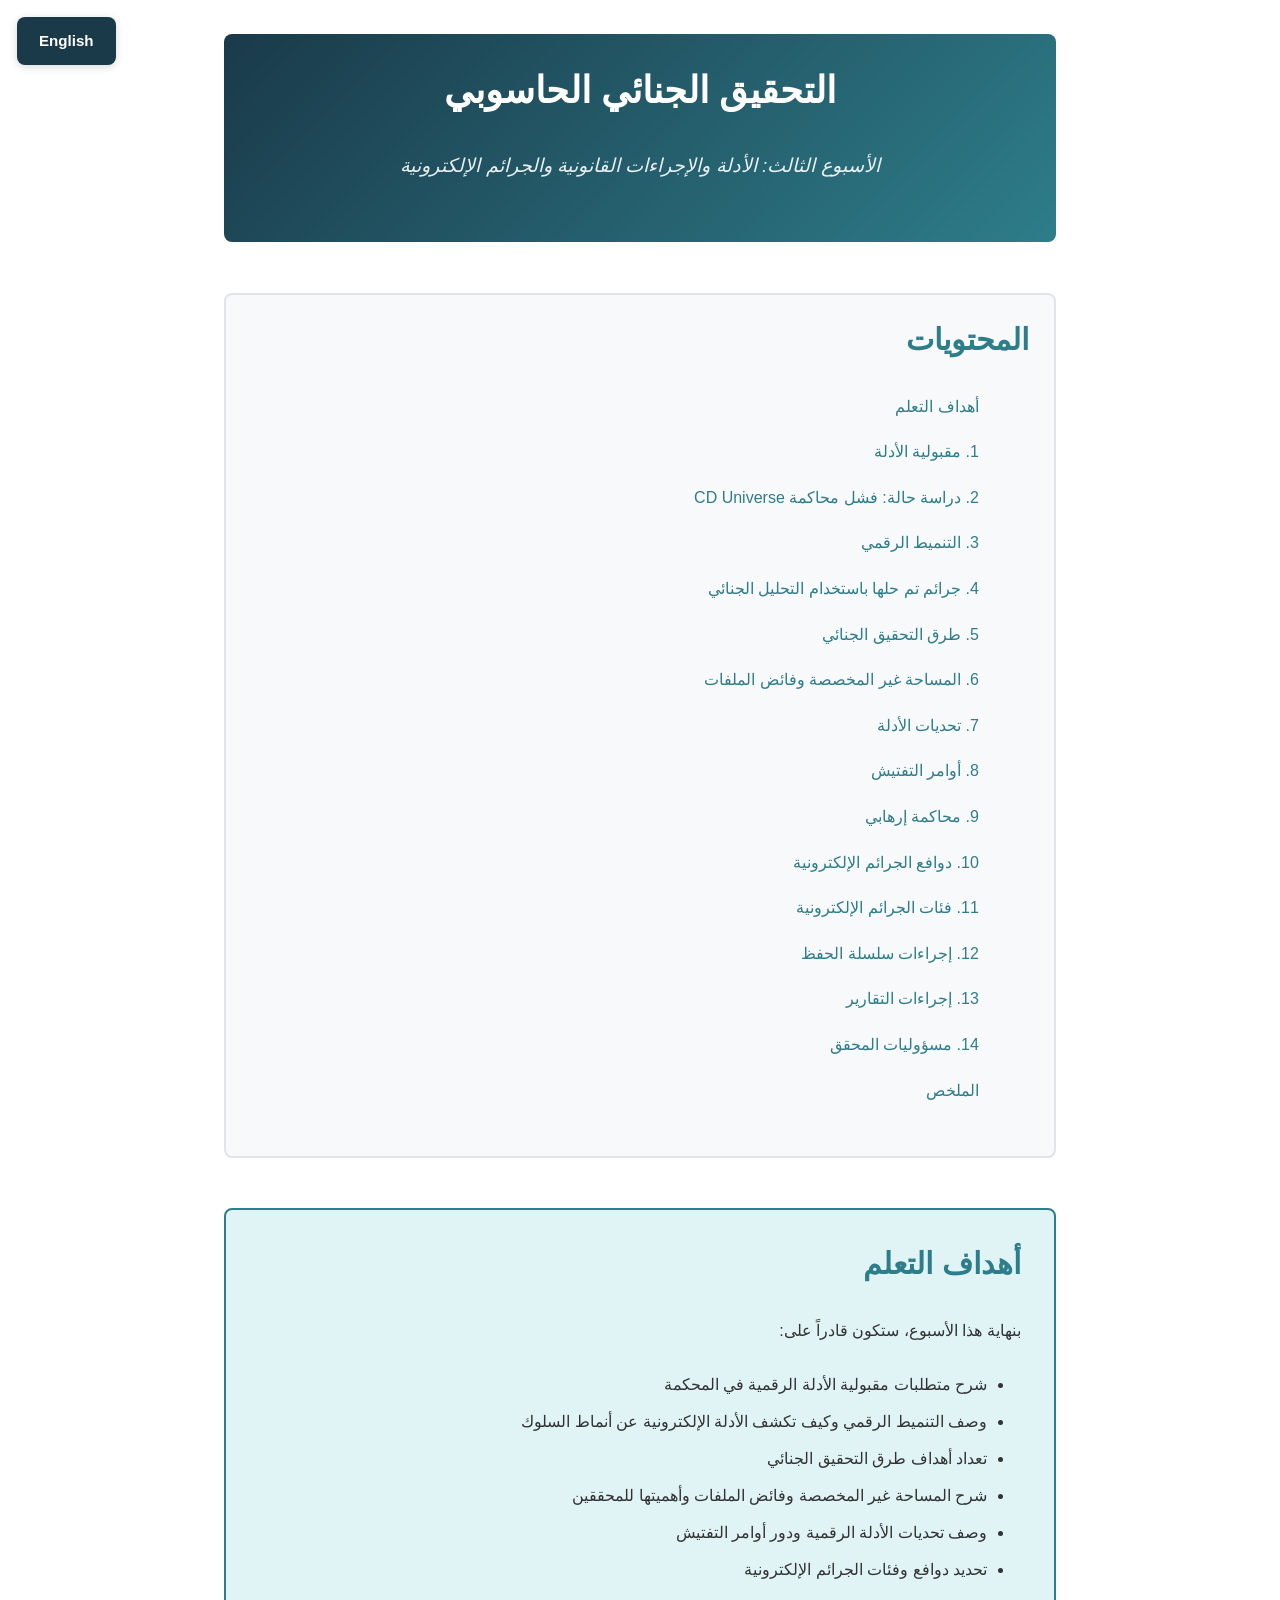
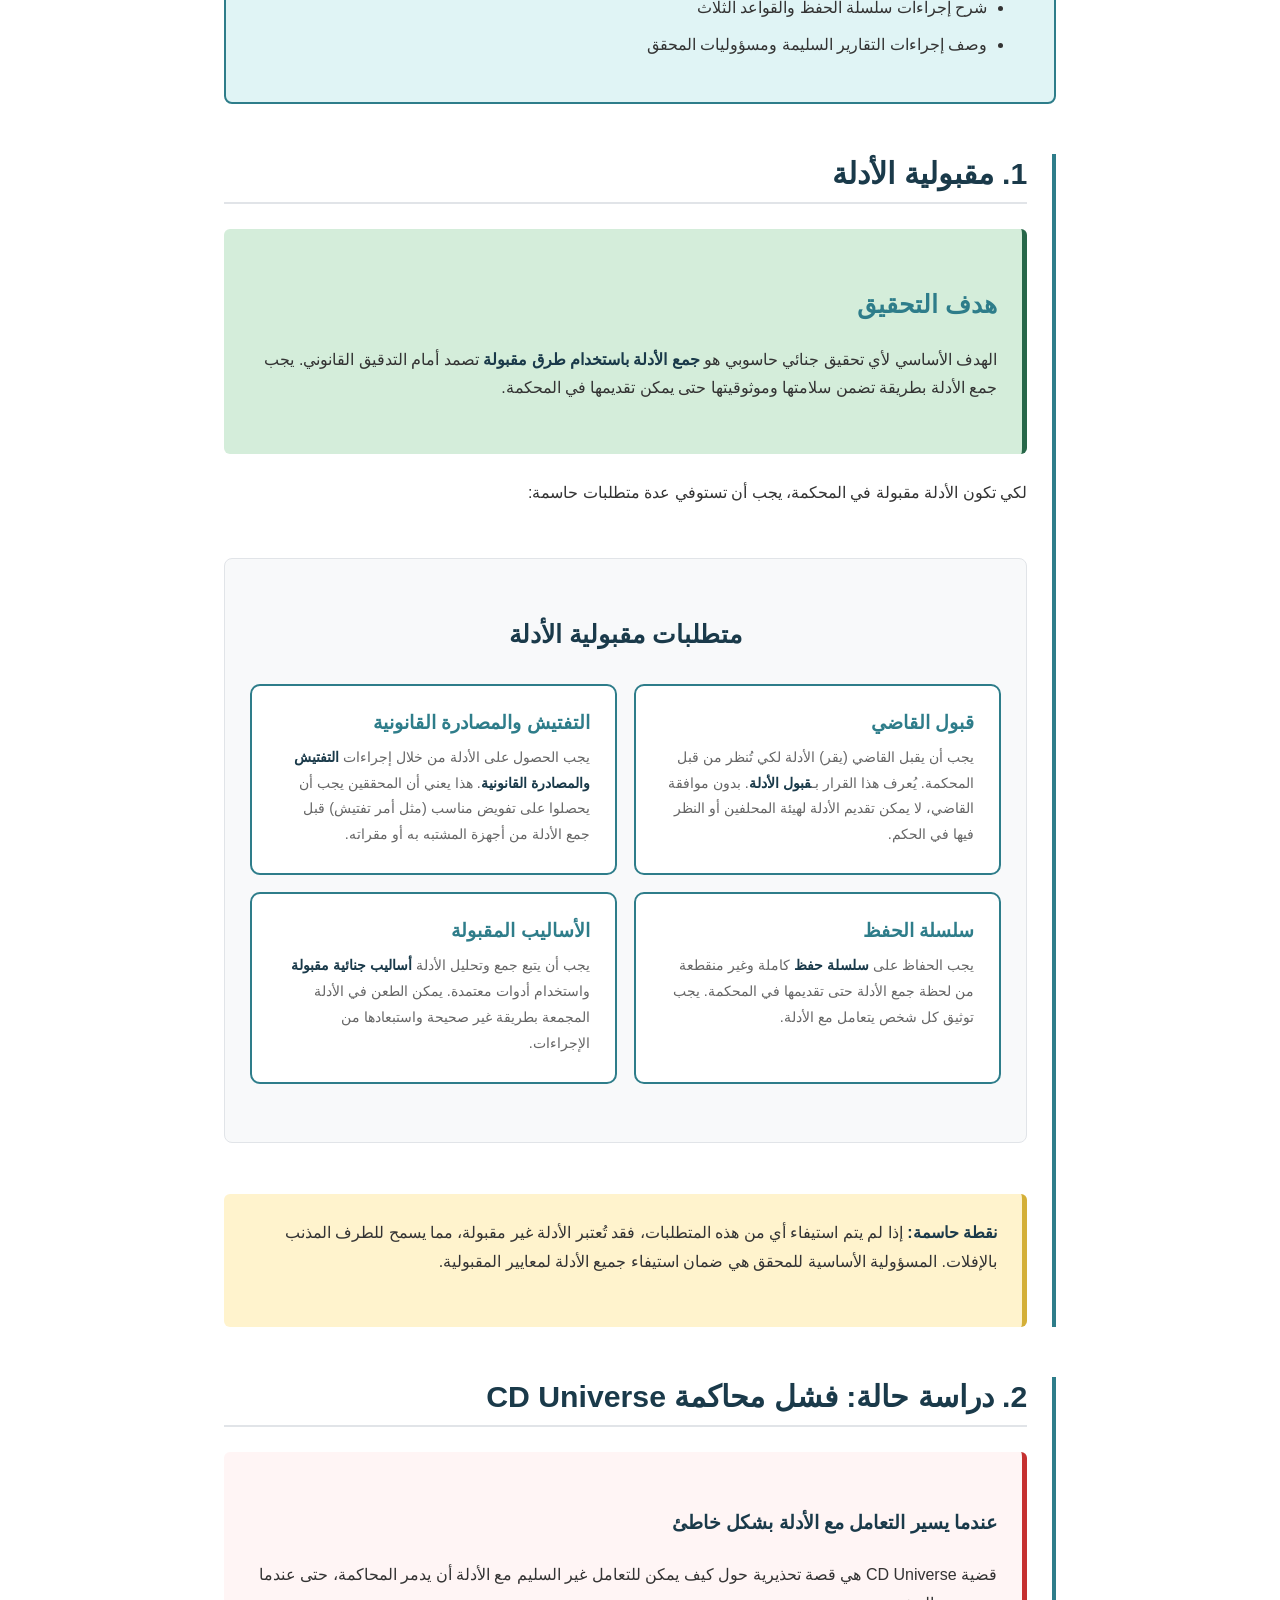
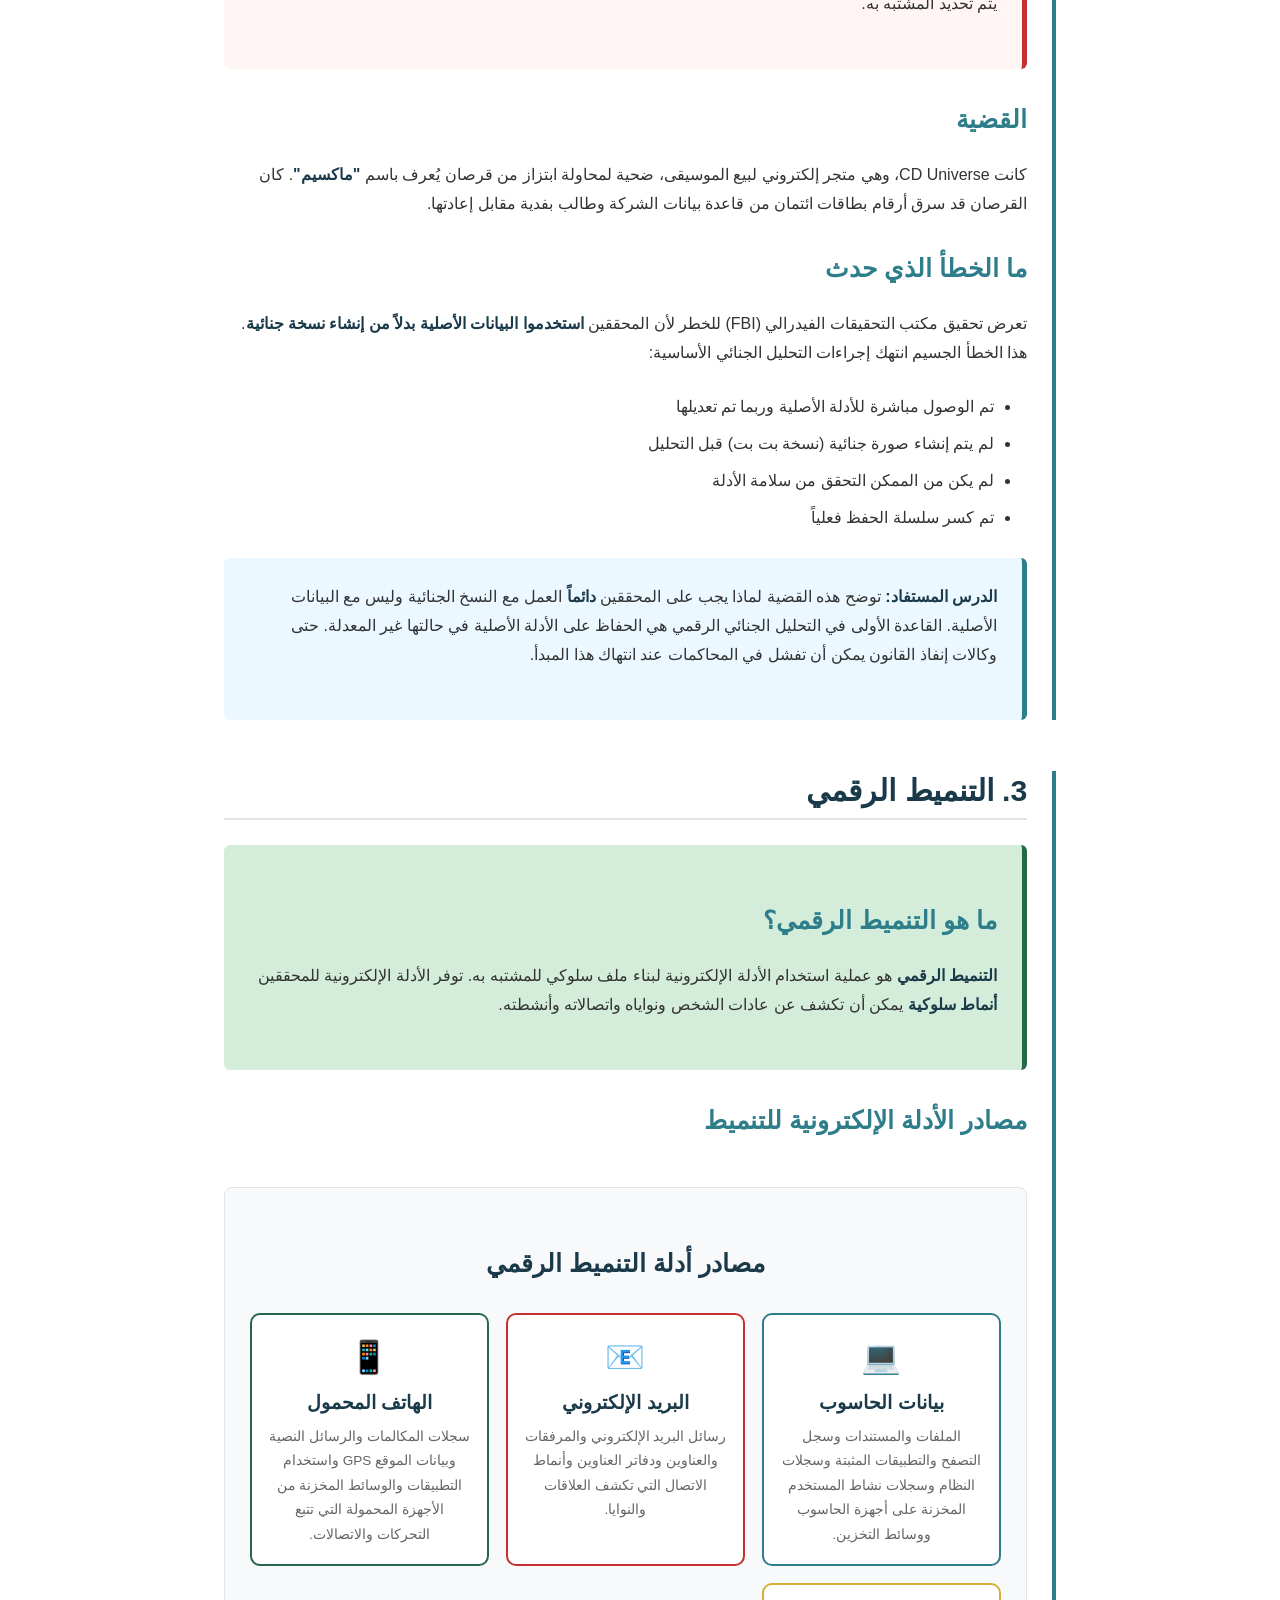
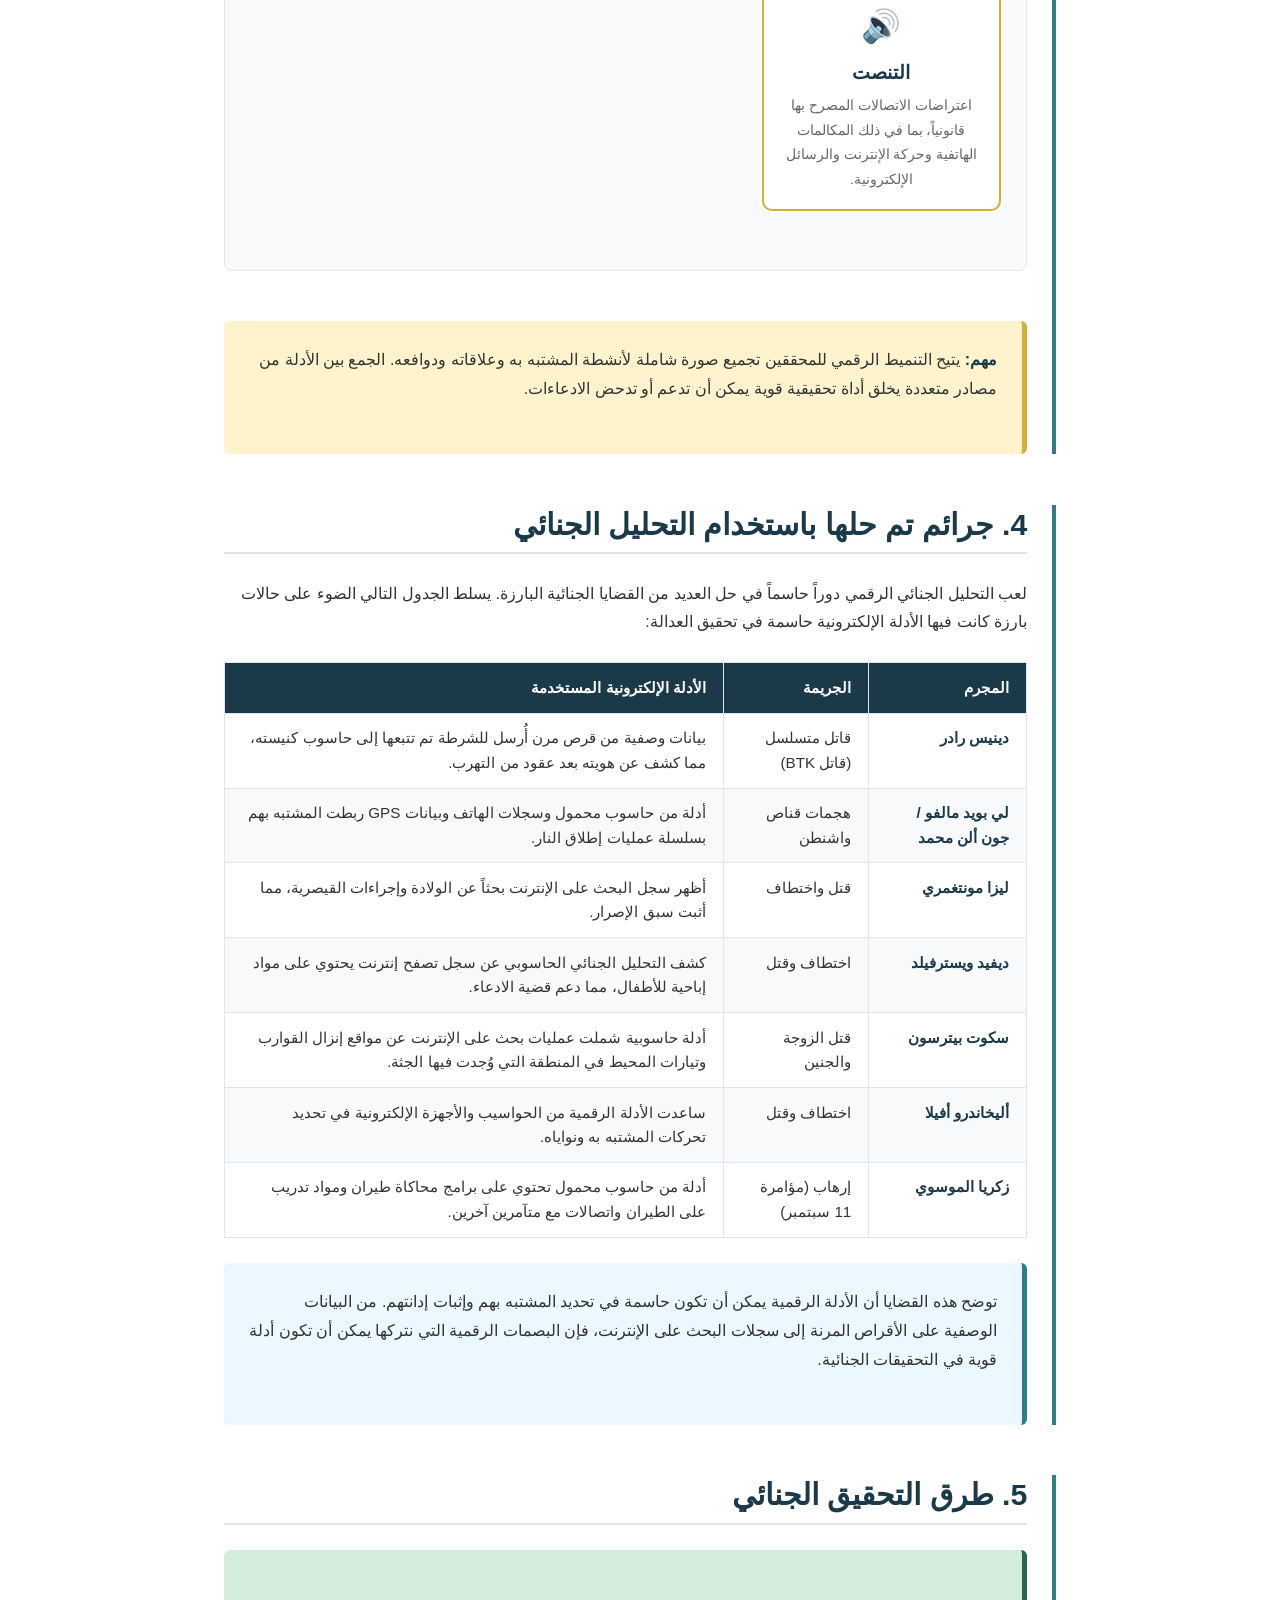
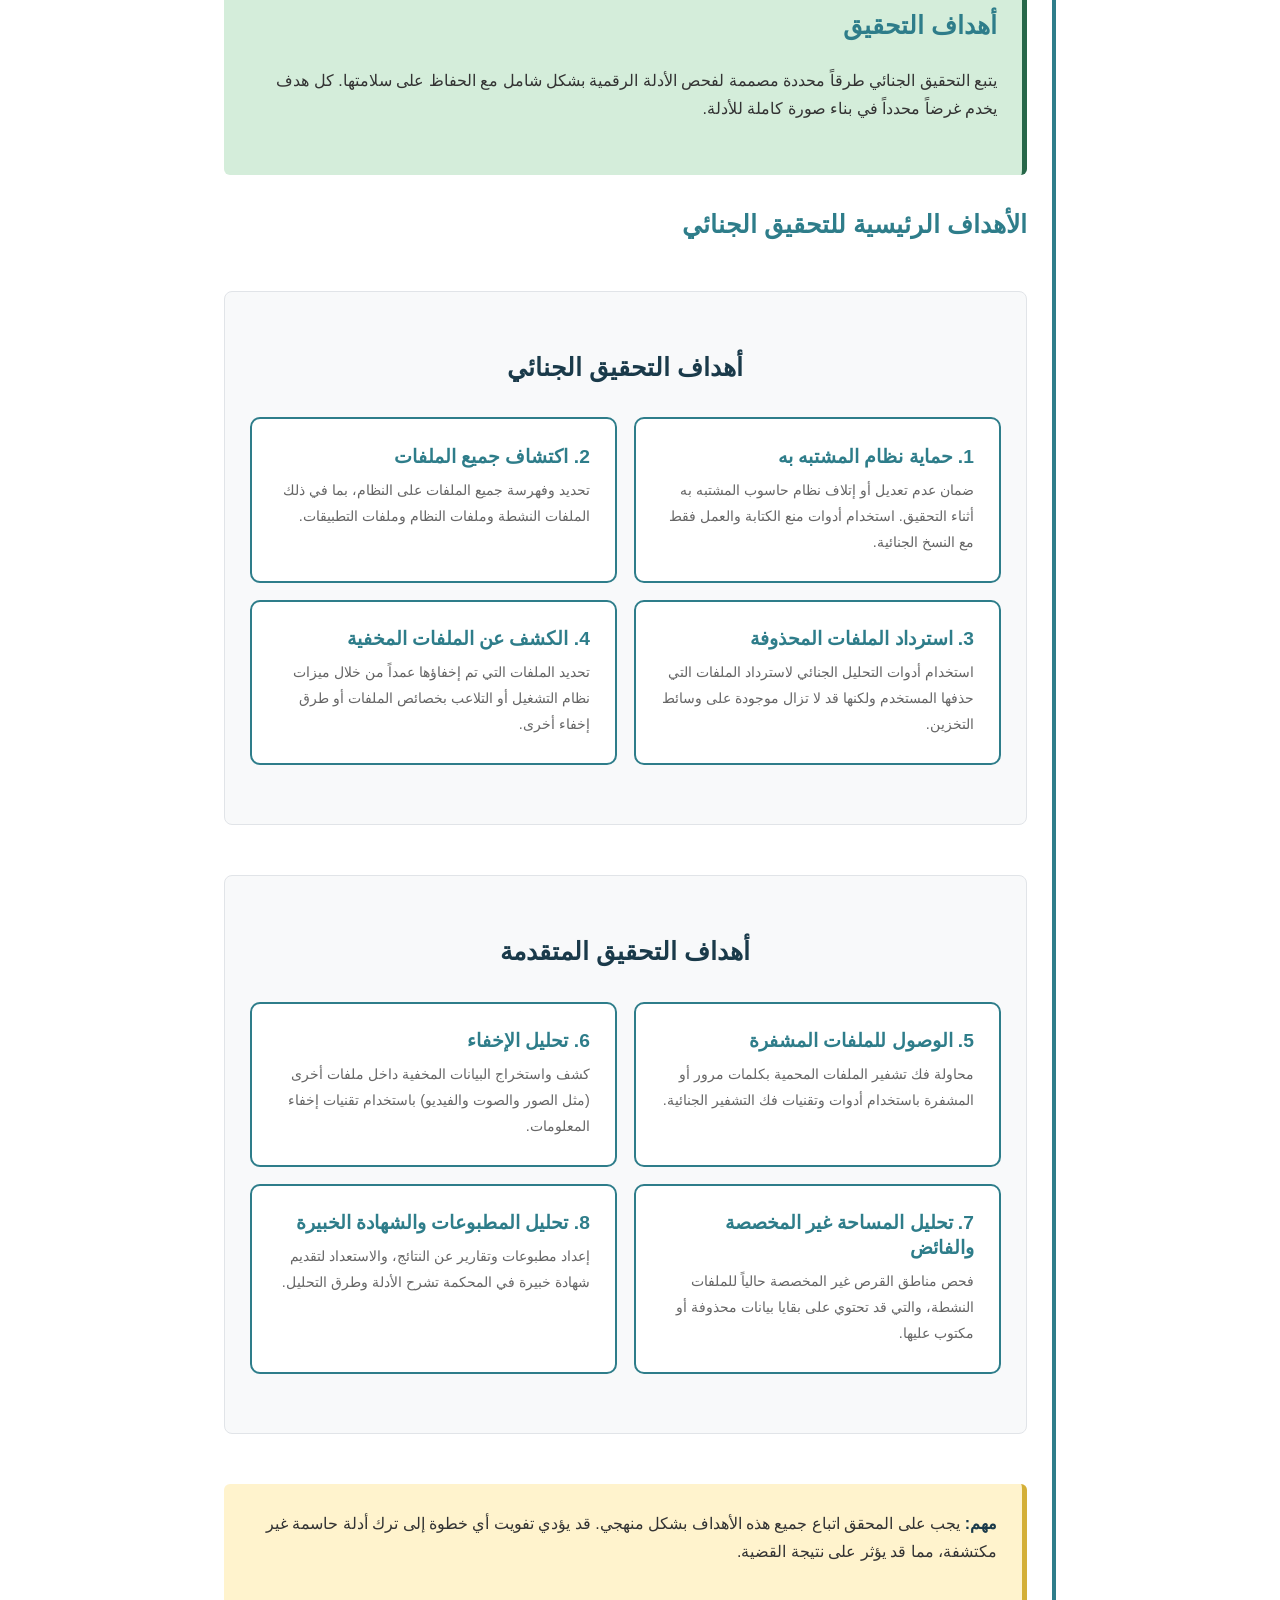
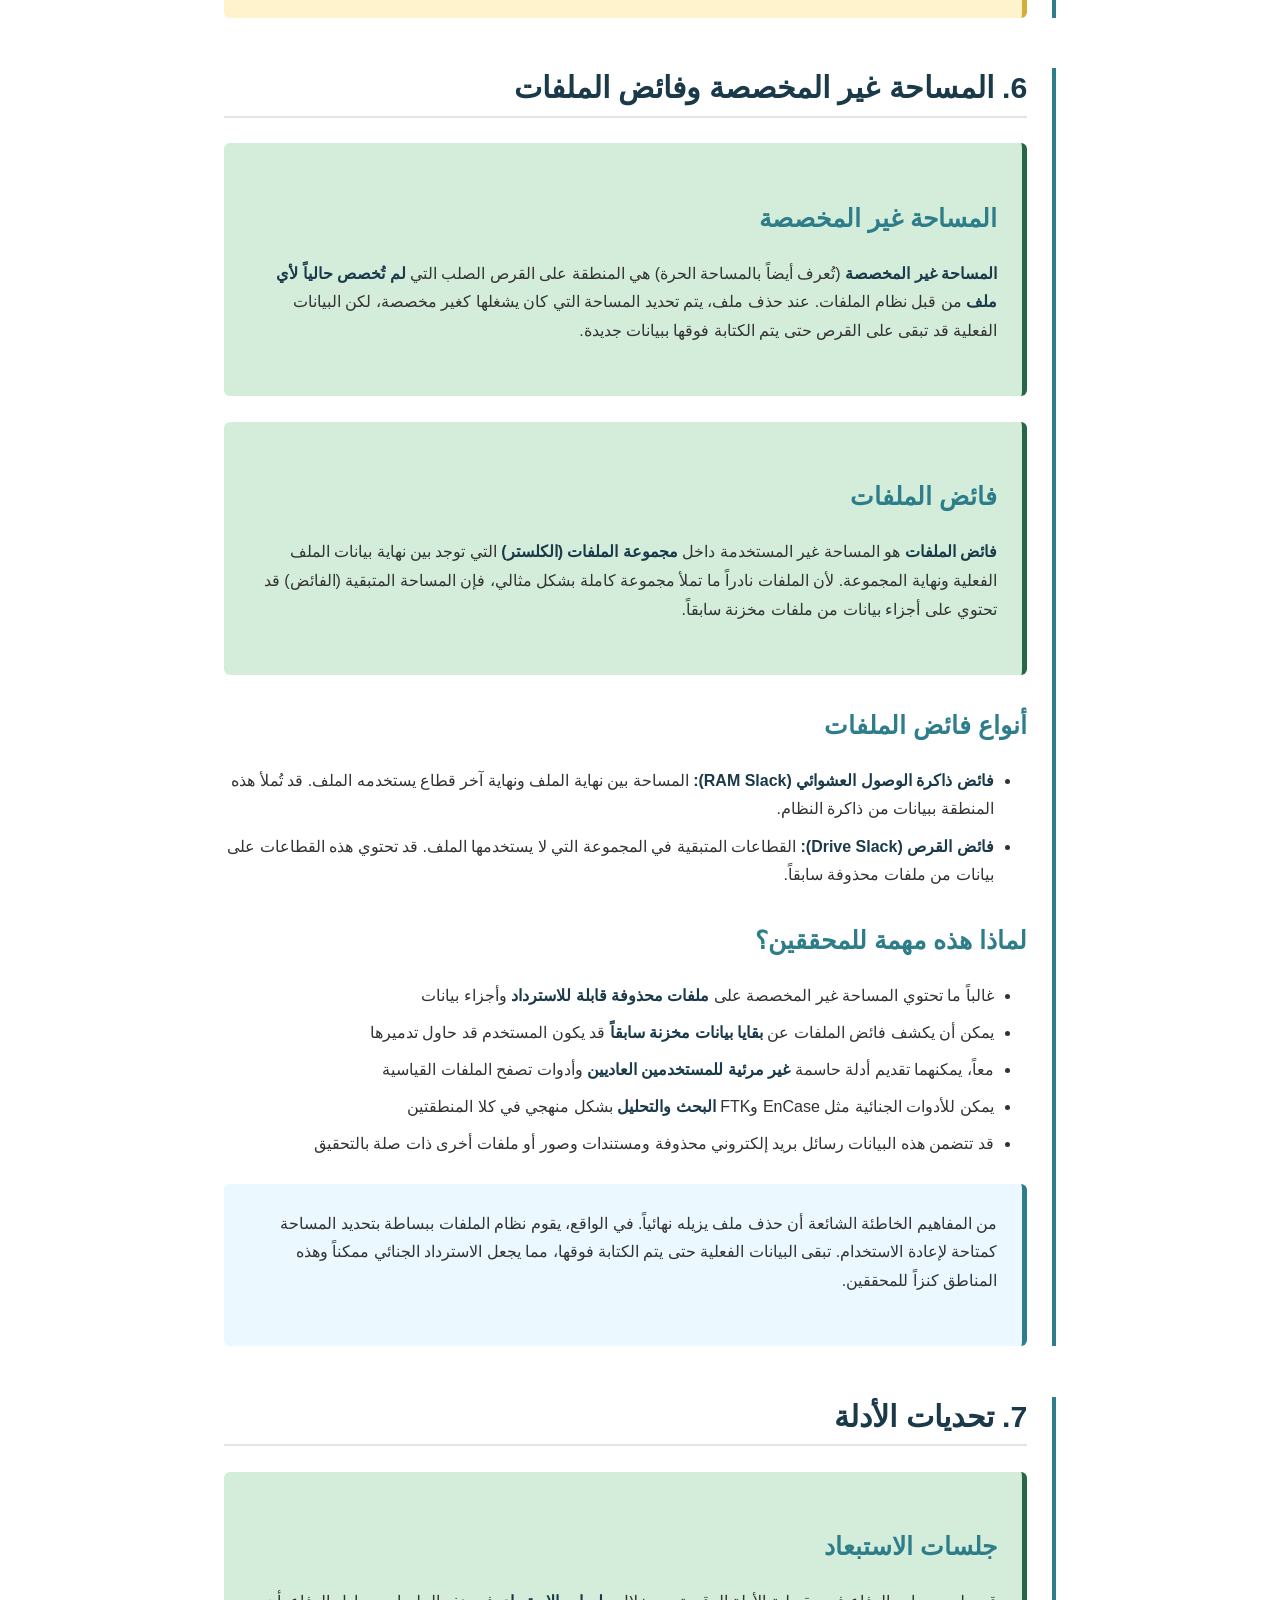
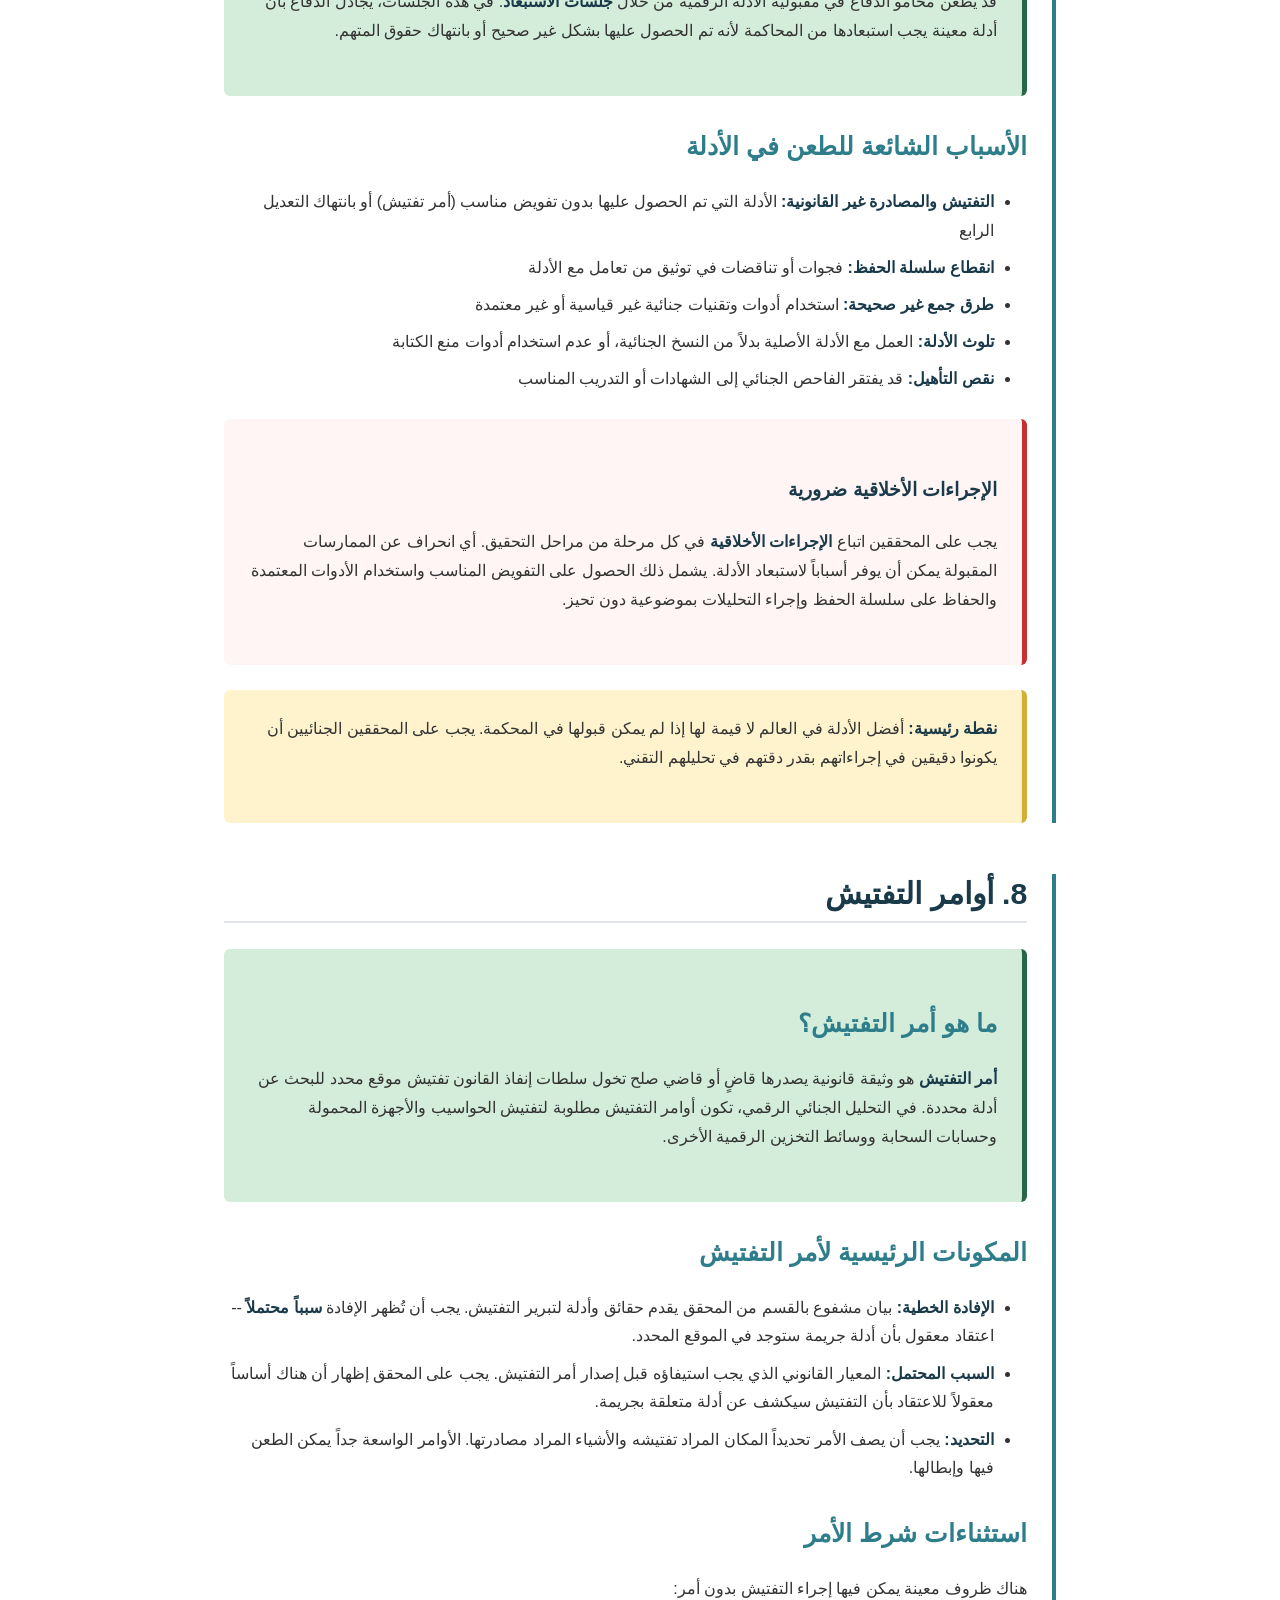
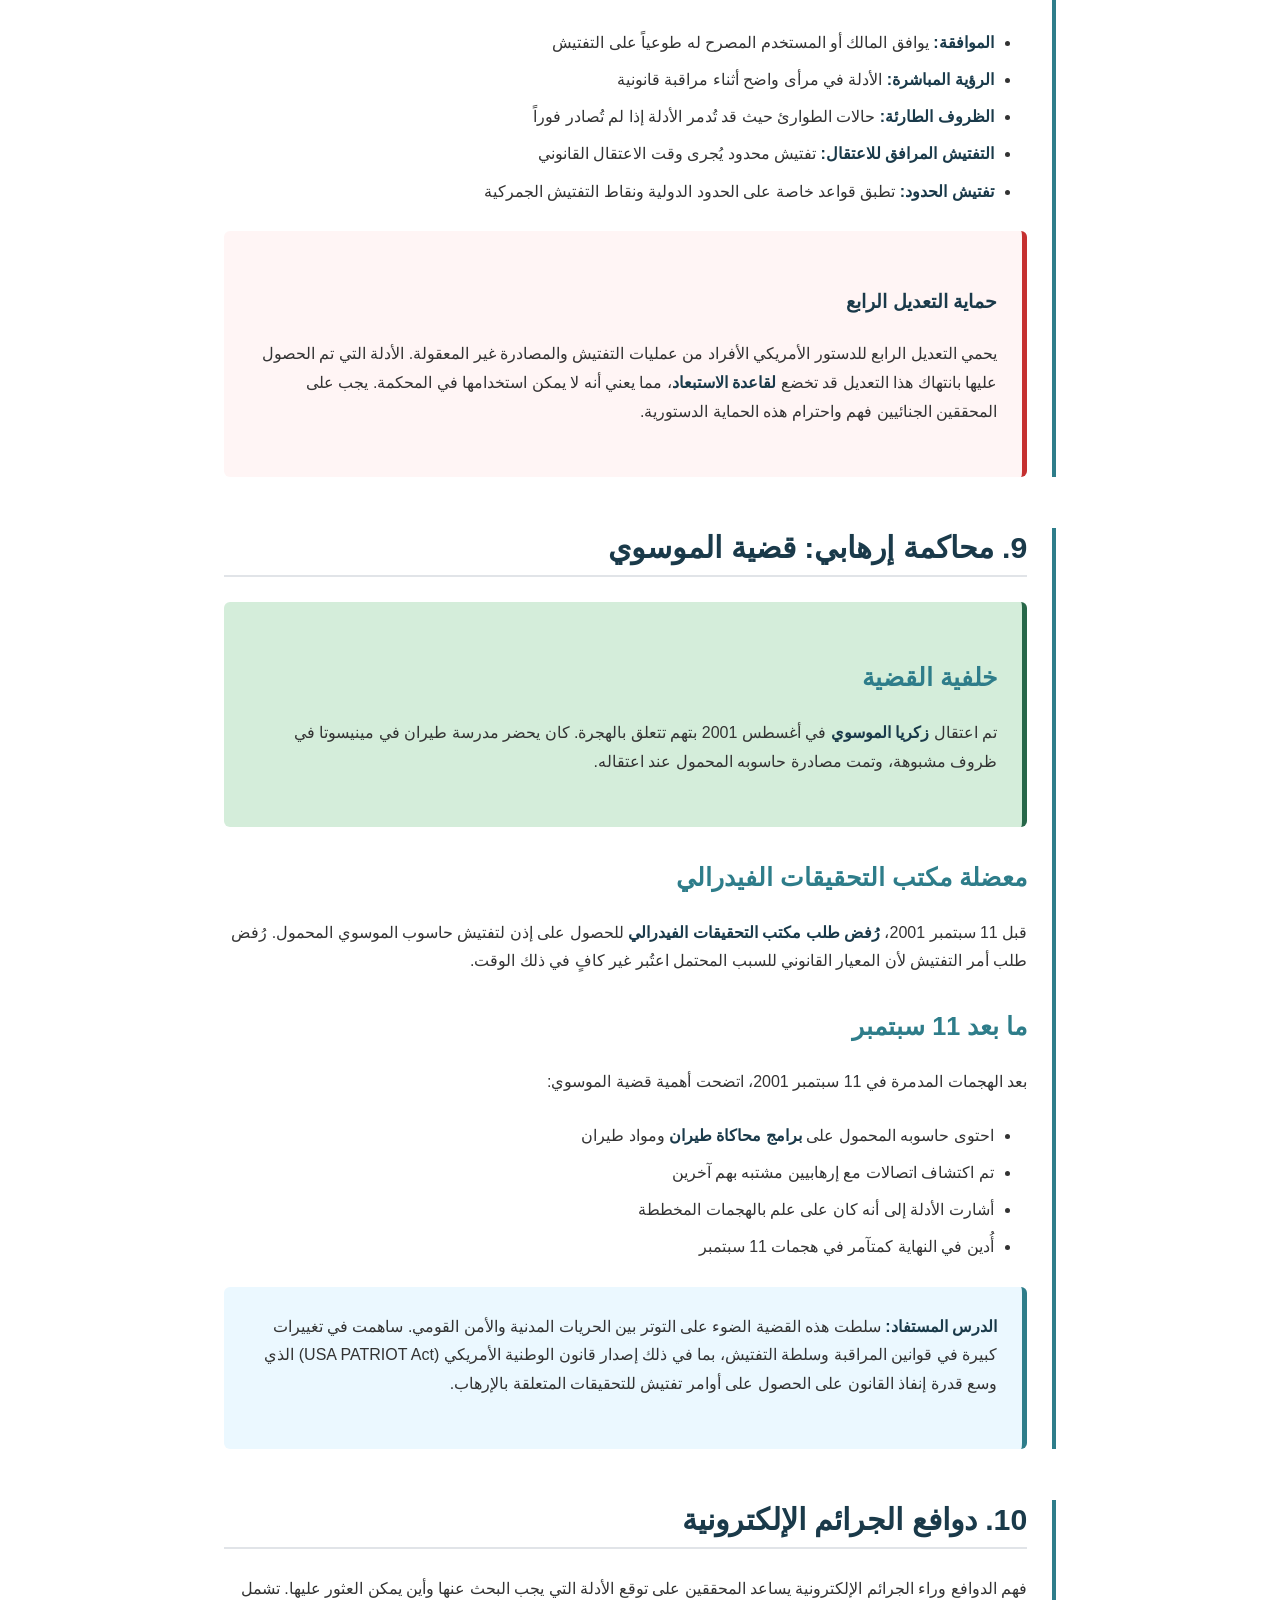
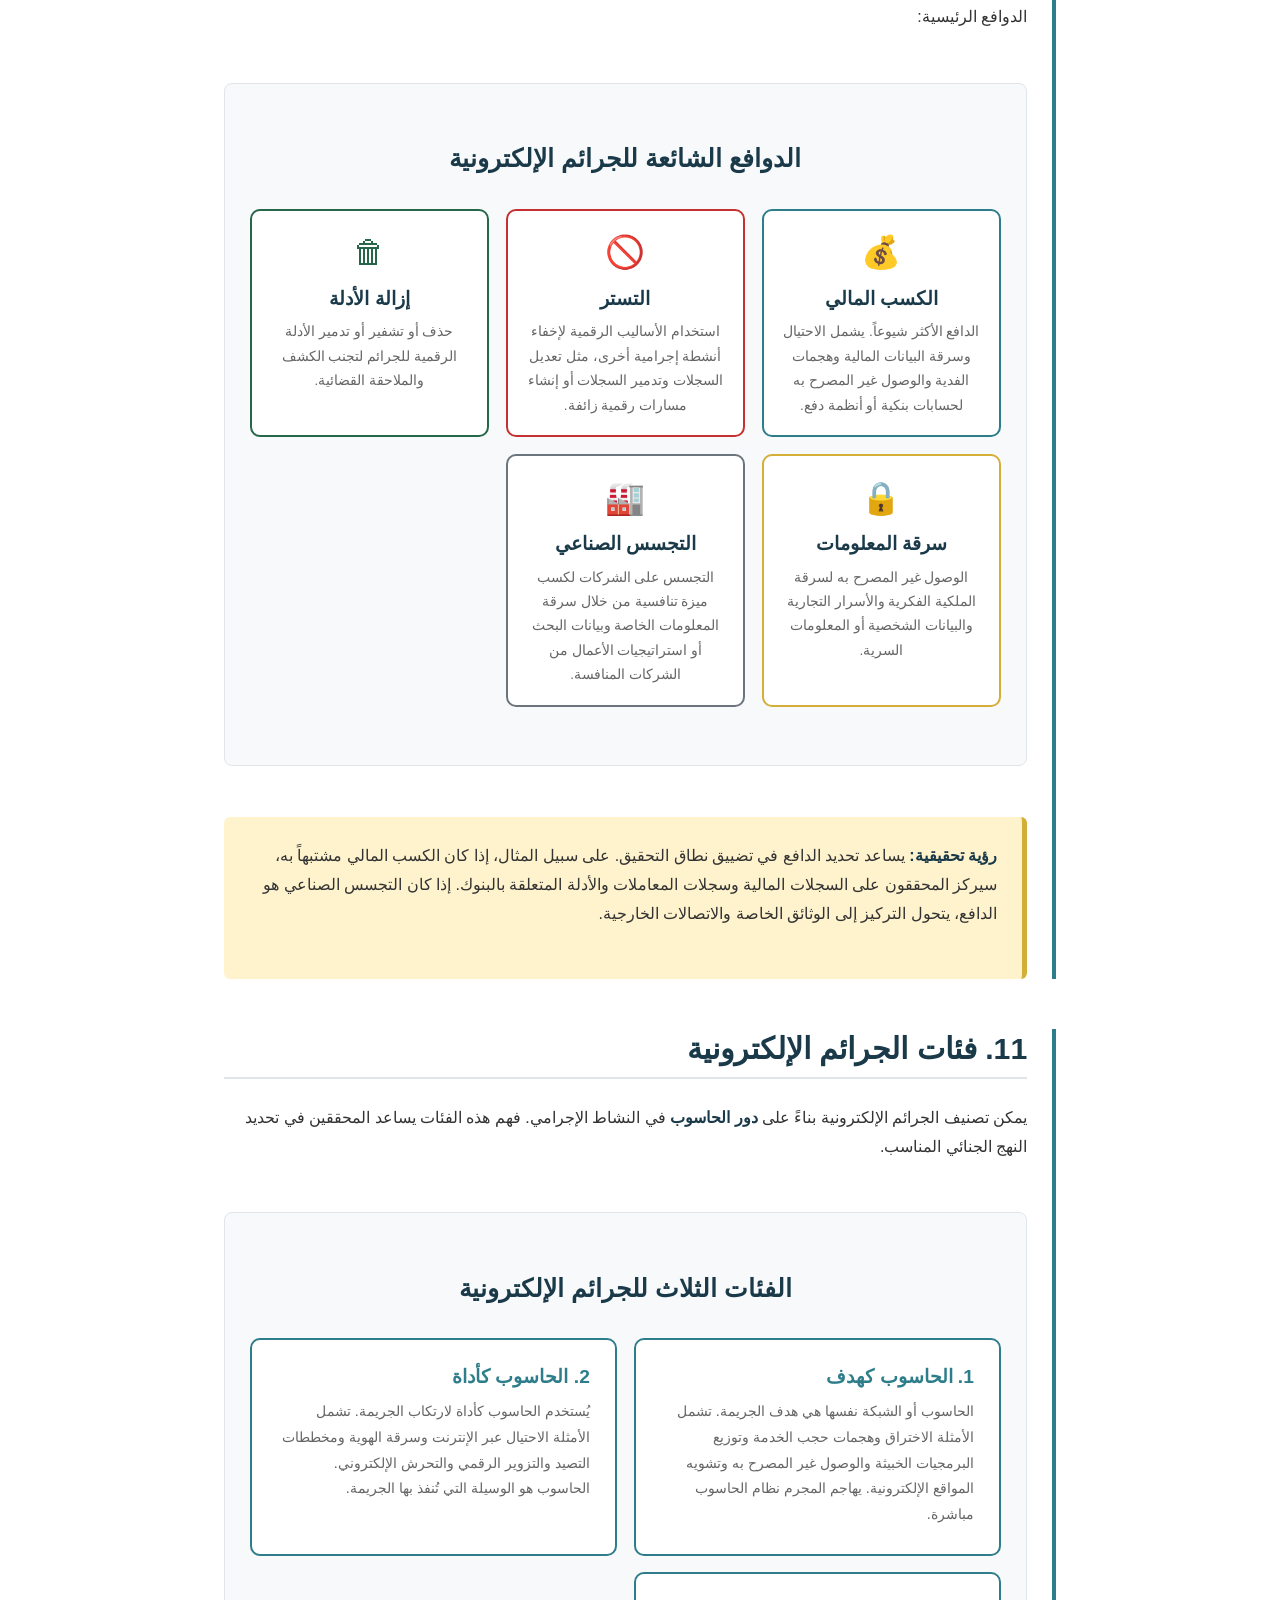
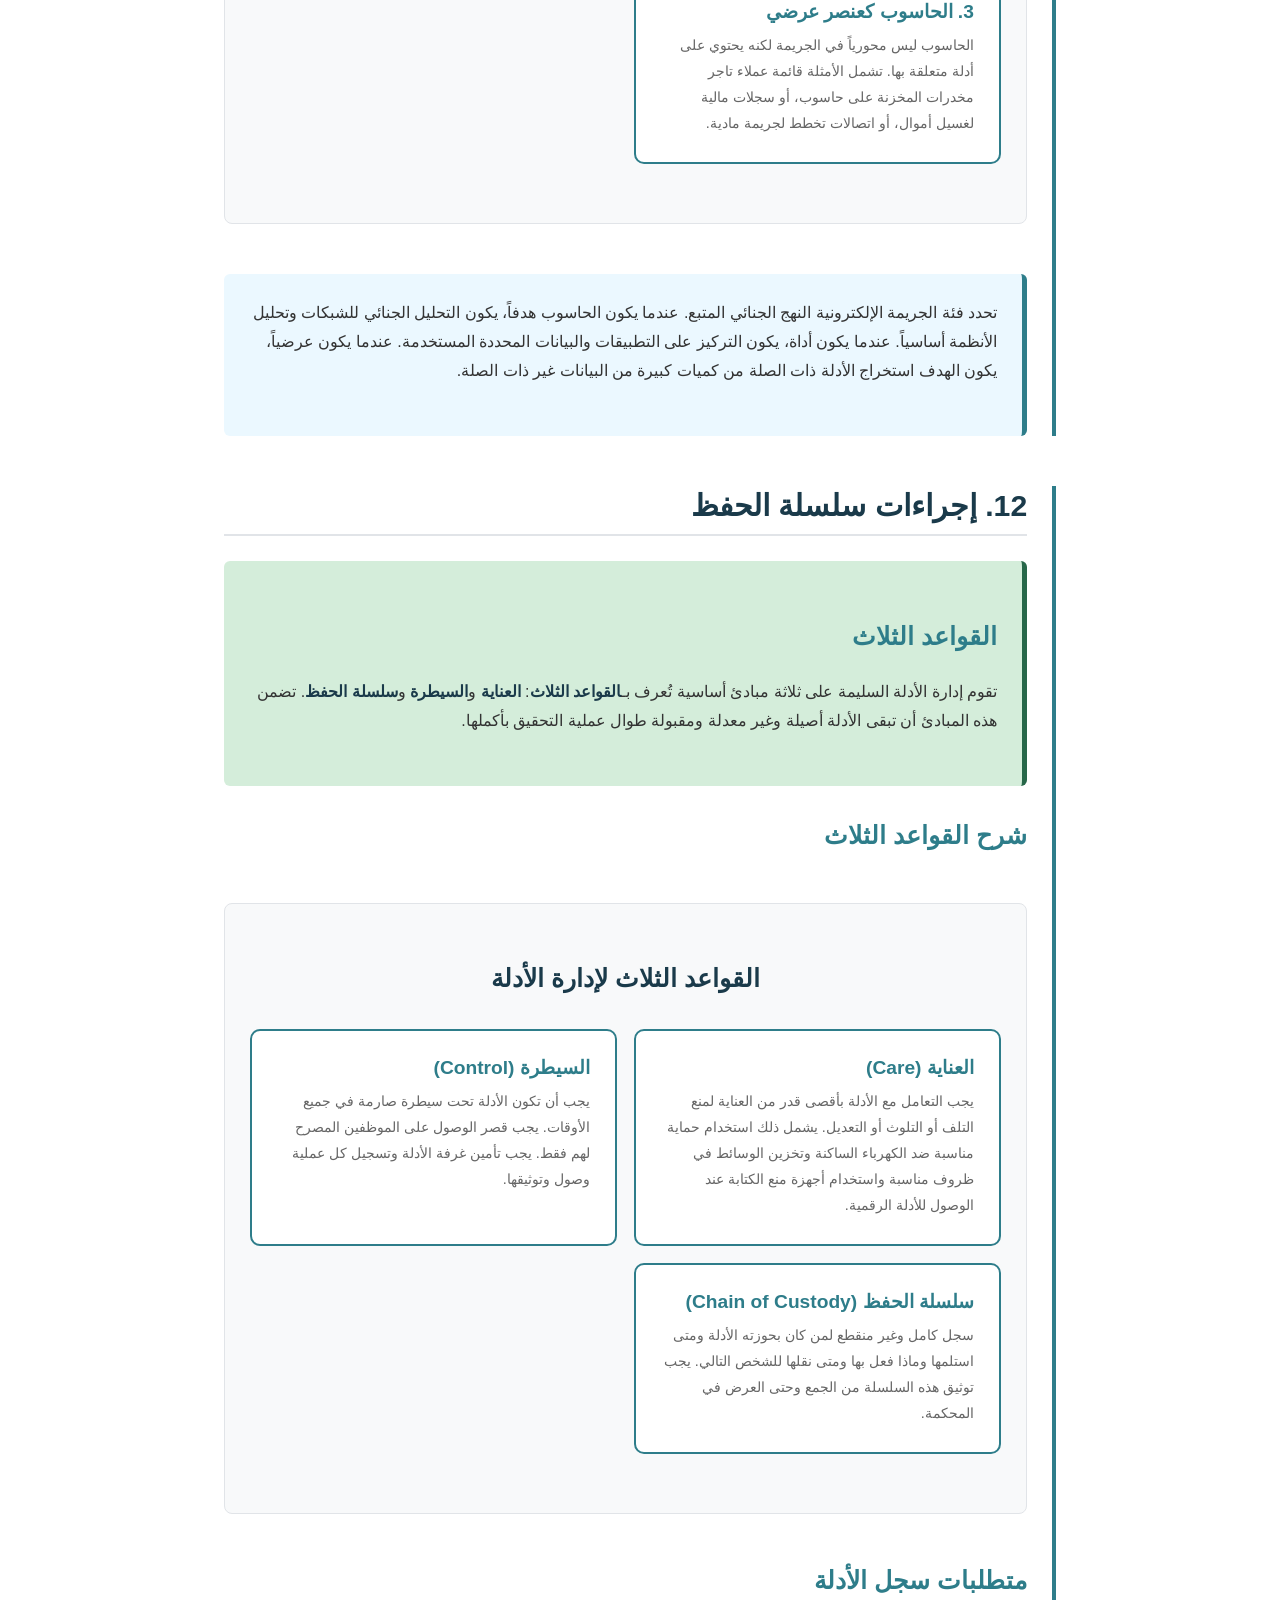
<file: weeks/week3_ar.html>
<!DOCTYPE html>
<html lang="ar" dir="rtl">
<head>
    <meta charset="UTF-8">
    <meta name="viewport" content="width=device-width, initial-scale=1.0">
    <title>الأسبوع الثالث: التحقيق الجنائي الحاسوبي</title>
    <link rel="stylesheet" href="../css/styles.css">
    <link href="https://fonts.googleapis.com/css2?family=Cairo:wght@400;600;700&display=swap" rel="stylesheet">
</head>
<body>
    <!-- Language Switcher -->
    <div class="language-switcher">
        <a href="week3.html" class="lang-button" title="Switch to English">English</a>
    </div>

    <header>
        <h1>التحقيق الجنائي الحاسوبي</h1>
        <p class="subtitle">الأسبوع الثالث: الأدلة والإجراءات القانونية والجرائم الإلكترونية</p>
    </header>

    <nav class="table-of-contents no-print">
        <h2>المحتويات</h2>
        <ul>
            <li><a href="#objectives">أهداف التعلم</a></li>
            <li><a href="#admissibility">1. مقبولية الأدلة</a></li>
            <li><a href="#cd-universe">2. دراسة حالة: فشل محاكمة CD Universe</a></li>
            <li><a href="#digital-profiling">3. التنميط الرقمي</a></li>
            <li><a href="#crimes-solved">4. جرائم تم حلها باستخدام التحليل الجنائي</a></li>
            <li><a href="#investigation-methods">5. طرق التحقيق الجنائي</a></li>
            <li><a href="#unallocated-slack">6. المساحة غير المخصصة وفائض الملفات</a></li>
            <li><a href="#challenges">7. تحديات الأدلة</a></li>
            <li><a href="#search-warrants">8. أوامر التفتيش</a></li>
            <li><a href="#terrorist-trial">9. محاكمة إرهابي</a></li>
            <li><a href="#motives">10. دوافع الجرائم الإلكترونية</a></li>
            <li><a href="#categories">11. فئات الجرائم الإلكترونية</a></li>
            <li><a href="#chain-of-custody">12. إجراءات سلسلة الحفظ</a></li>
            <li><a href="#report-procedures">13. إجراءات التقارير</a></li>
            <li><a href="#responsibilities">14. مسؤوليات المحقق</a></li>
            <li><a href="#summary">الملخص</a></li>
        </ul>
    </nav>

    <main>
        <!-- Learning Objectives -->
        <section id="objectives" class="learning-objectives">
            <h2>أهداف التعلم</h2>
            <p>بنهاية هذا الأسبوع، ستكون قادراً على:</p>
            <ul>
                <li>شرح متطلبات مقبولية الأدلة الرقمية في المحكمة</li>
                <li>وصف التنميط الرقمي وكيف تكشف الأدلة الإلكترونية عن أنماط السلوك</li>
                <li>تعداد أهداف طرق التحقيق الجنائي</li>
                <li>شرح المساحة غير المخصصة وفائض الملفات وأهميتها للمحققين</li>
                <li>وصف تحديات الأدلة الرقمية ودور أوامر التفتيش</li>
                <li>تحديد دوافع وفئات الجرائم الإلكترونية</li>
                <li>شرح إجراءات سلسلة الحفظ والقواعد الثلاث</li>
                <li>وصف إجراءات التقارير السليمة ومسؤوليات المحقق</li>
            </ul>
        </section>

        <!-- Section 1: Admissibility of Evidence -->
        <section id="admissibility" class="content-section">
            <h2>1. مقبولية الأدلة</h2>

            <div class="definition">
                <h3>هدف التحقيق</h3>
                <p>الهدف الأساسي لأي تحقيق جنائي حاسوبي هو <strong>جمع الأدلة باستخدام طرق مقبولة</strong> تصمد أمام التدقيق القانوني. يجب جمع الأدلة بطريقة تضمن سلامتها وموثوقيتها حتى يمكن تقديمها في المحكمة.</p>
            </div>

            <p>لكي تكون الأدلة مقبولة في المحكمة، يجب أن تستوفي عدة متطلبات حاسمة:</p>

            <div class="diagram-container">
                <div class="diagram-title-section">
                    <h3 class="diagram-title">متطلبات مقبولية الأدلة</h3>
                </div>
                <div class="discovery-methods">
                    <div class="discovery-method">
                        <h4>قبول القاضي</h4>
                        <p>يجب أن يقبل القاضي (يقر) الأدلة لكي تُنظر من قبل المحكمة. يُعرف هذا القرار بـ<strong>قبول الأدلة</strong>. بدون موافقة القاضي، لا يمكن تقديم الأدلة لهيئة المحلفين أو النظر فيها في الحكم.</p>
                    </div>
                    <div class="discovery-method">
                        <h4>التفتيش والمصادرة القانونية</h4>
                        <p>يجب الحصول على الأدلة من خلال إجراءات <strong>التفتيش والمصادرة القانونية</strong>. هذا يعني أن المحققين يجب أن يحصلوا على تفويض مناسب (مثل أمر تفتيش) قبل جمع الأدلة من أجهزة المشتبه به أو مقراته.</p>
                    </div>
                    <div class="discovery-method">
                        <h4>سلسلة الحفظ</h4>
                        <p>يجب الحفاظ على <strong>سلسلة حفظ</strong> كاملة وغير منقطعة من لحظة جمع الأدلة حتى تقديمها في المحكمة. يجب توثيق كل شخص يتعامل مع الأدلة.</p>
                    </div>
                    <div class="discovery-method">
                        <h4>الأساليب المقبولة</h4>
                        <p>يجب أن يتبع جمع وتحليل الأدلة <strong>أساليب جنائية مقبولة</strong> واستخدام أدوات معتمدة. يمكن الطعن في الأدلة المجمعة بطريقة غير صحيحة واستبعادها من الإجراءات.</p>
                    </div>
                </div>
            </div>

            <div class="key-message">
                <p><strong>نقطة حاسمة:</strong> إذا لم يتم استيفاء أي من هذه المتطلبات، فقد تُعتبر الأدلة غير مقبولة، مما يسمح للطرف المذنب بالإفلات. المسؤولية الأساسية للمحقق هي ضمان استيفاء جميع الأدلة لمعايير المقبولية.</p>
            </div>
        </section>

        <!-- Section 2: CD Universe Case Study -->
        <section id="cd-universe" class="content-section">
            <h2>2. دراسة حالة: فشل محاكمة CD Universe</h2>

            <div class="warning-box">
                <h4>عندما يسير التعامل مع الأدلة بشكل خاطئ</h4>
                <p>قضية CD Universe هي قصة تحذيرية حول كيف يمكن للتعامل غير السليم مع الأدلة أن يدمر المحاكمة، حتى عندما يتم تحديد المشتبه به.</p>
            </div>

            <h3>القضية</h3>
            <p>كانت CD Universe، وهي متجر إلكتروني لبيع الموسيقى، ضحية لمحاولة ابتزاز من قرصان يُعرف باسم <strong>"ماكسيم"</strong>. كان القرصان قد سرق أرقام بطاقات ائتمان من قاعدة بيانات الشركة وطالب بفدية مقابل إعادتها.</p>

            <h3>ما الخطأ الذي حدث</h3>
            <p>تعرض تحقيق مكتب التحقيقات الفيدرالي (FBI) للخطر لأن المحققين <strong>استخدموا البيانات الأصلية بدلاً من إنشاء نسخة جنائية</strong>. هذا الخطأ الجسيم انتهك إجراءات التحليل الجنائي الأساسية:</p>
            <ul>
                <li>تم الوصول مباشرة للأدلة الأصلية وربما تم تعديلها</li>
                <li>لم يتم إنشاء صورة جنائية (نسخة بت بت) قبل التحليل</li>
                <li>لم يكن من الممكن التحقق من سلامة الأدلة</li>
                <li>تم كسر سلسلة الحفظ فعلياً</li>
            </ul>

            <div class="forensic-note">
                <p><strong>الدرس المستفاد:</strong> توضح هذه القضية لماذا يجب على المحققين <strong>دائماً</strong> العمل مع النسخ الجنائية وليس مع البيانات الأصلية. القاعدة الأولى في التحليل الجنائي الرقمي هي الحفاظ على الأدلة الأصلية في حالتها غير المعدلة. حتى وكالات إنفاذ القانون يمكن أن تفشل في المحاكمات عند انتهاك هذا المبدأ.</p>
            </div>
        </section>

        <!-- Section 3: Digital Profiling -->
        <section id="digital-profiling" class="content-section">
            <h2>3. التنميط الرقمي</h2>

            <div class="definition">
                <h3>ما هو التنميط الرقمي؟</h3>
                <p><strong>التنميط الرقمي</strong> هو عملية استخدام الأدلة الإلكترونية لبناء ملف سلوكي للمشتبه به. توفر الأدلة الإلكترونية للمحققين <strong>أنماط سلوكية</strong> يمكن أن تكشف عن عادات الشخص ونواياه واتصالاته وأنشطته.</p>
            </div>

            <h3>مصادر الأدلة الإلكترونية للتنميط</h3>

            <div class="diagram-container">
                <div class="diagram-title-section">
                    <h3 class="diagram-title">مصادر أدلة التنميط الرقمي</h3>
                </div>
                <div class="evidence-grid">
                    <div class="evidence-card evidence-artifact">
                        <div class="evidence-icon">&#128187;</div>
                        <h4>بيانات الحاسوب</h4>
                        <p>الملفات والمستندات وسجل التصفح والتطبيقات المثبتة وسجلات النظام وسجلات نشاط المستخدم المخزنة على أجهزة الحاسوب ووسائط التخزين.</p>
                    </div>
                    <div class="evidence-card evidence-inculpatory">
                        <div class="evidence-icon">&#128231;</div>
                        <h4>البريد الإلكتروني</h4>
                        <p>رسائل البريد الإلكتروني والمرفقات والعناوين ودفاتر العناوين وأنماط الاتصال التي تكشف العلاقات والنوايا.</p>
                    </div>
                    <div class="evidence-card evidence-exculpatory">
                        <div class="evidence-icon">&#128241;</div>
                        <h4>الهاتف المحمول</h4>
                        <p>سجلات المكالمات والرسائل النصية وبيانات الموقع GPS واستخدام التطبيقات والوسائط المخزنة من الأجهزة المحمولة التي تتبع التحركات والاتصالات.</p>
                    </div>
                    <div class="evidence-card evidence-admissible">
                        <div class="evidence-icon">&#128266;</div>
                        <h4>التنصت</h4>
                        <p>اعتراضات الاتصالات المصرح بها قانونياً، بما في ذلك المكالمات الهاتفية وحركة الإنترنت والرسائل الإلكترونية.</p>
                    </div>
                </div>
            </div>

            <div class="key-message">
                <p><strong>مهم:</strong> يتيح التنميط الرقمي للمحققين تجميع صورة شاملة لأنشطة المشتبه به وعلاقاته ودوافعه. الجمع بين الأدلة من مصادر متعددة يخلق أداة تحقيقية قوية يمكن أن تدعم أو تدحض الادعاءات.</p>
            </div>
        </section>

        <!-- Section 4: Crimes Solved Using Forensics -->
        <section id="crimes-solved" class="content-section">
            <h2>4. جرائم تم حلها باستخدام التحليل الجنائي</h2>

            <p>لعب التحليل الجنائي الرقمي دوراً حاسماً في حل العديد من القضايا الجنائية البارزة. يسلط الجدول التالي الضوء على حالات بارزة كانت فيها الأدلة الإلكترونية حاسمة في تحقيق العدالة:</p>

            <table>
                <thead>
                    <tr>
                        <th>المجرم</th>
                        <th>الجريمة</th>
                        <th>الأدلة الإلكترونية المستخدمة</th>
                    </tr>
                </thead>
                <tbody>
                    <tr>
                        <td><strong>دينيس رادر</strong></td>
                        <td>قاتل متسلسل (قاتل BTK)</td>
                        <td>بيانات وصفية من قرص مرن أُرسل للشرطة تم تتبعها إلى حاسوب كنيسته، مما كشف عن هويته بعد عقود من التهرب.</td>
                    </tr>
                    <tr>
                        <td><strong>لي بويد مالفو / جون ألن محمد</strong></td>
                        <td>هجمات قناص واشنطن</td>
                        <td>أدلة من حاسوب محمول وسجلات الهاتف وبيانات GPS ربطت المشتبه بهم بسلسلة عمليات إطلاق النار.</td>
                    </tr>
                    <tr>
                        <td><strong>ليزا مونتغمري</strong></td>
                        <td>قتل واختطاف</td>
                        <td>أظهر سجل البحث على الإنترنت بحثاً عن الولادة وإجراءات القيصرية، مما أثبت سبق الإصرار.</td>
                    </tr>
                    <tr>
                        <td><strong>ديفيد ويسترفيلد</strong></td>
                        <td>اختطاف وقتل</td>
                        <td>كشف التحليل الجنائي الحاسوبي عن سجل تصفح إنترنت يحتوي على مواد إباحية للأطفال، مما دعم قضية الادعاء.</td>
                    </tr>
                    <tr>
                        <td><strong>سكوت بيترسون</strong></td>
                        <td>قتل الزوجة والجنين</td>
                        <td>أدلة حاسوبية شملت عمليات بحث على الإنترنت عن مواقع إنزال القوارب وتيارات المحيط في المنطقة التي وُجدت فيها الجثة.</td>
                    </tr>
                    <tr>
                        <td><strong>أليخاندرو أفيلا</strong></td>
                        <td>اختطاف وقتل</td>
                        <td>ساعدت الأدلة الرقمية من الحواسيب والأجهزة الإلكترونية في تحديد تحركات المشتبه به ونواياه.</td>
                    </tr>
                    <tr>
                        <td><strong>زكريا الموسوي</strong></td>
                        <td>إرهاب (مؤامرة 11 سبتمبر)</td>
                        <td>أدلة من حاسوب محمول تحتوي على برامج محاكاة طيران ومواد تدريب على الطيران واتصالات مع متآمرين آخرين.</td>
                    </tr>
                </tbody>
            </table>

            <div class="forensic-note">
                <p>توضح هذه القضايا أن الأدلة الرقمية يمكن أن تكون حاسمة في تحديد المشتبه بهم وإثبات إدانتهم. من البيانات الوصفية على الأقراص المرنة إلى سجلات البحث على الإنترنت، فإن البصمات الرقمية التي نتركها يمكن أن تكون أدلة قوية في التحقيقات الجنائية.</p>
            </div>
        </section>

        <!-- Section 5: Forensics Investigation Methods -->
        <section id="investigation-methods" class="content-section">
            <h2>5. طرق التحقيق الجنائي</h2>

            <div class="definition">
                <h3>أهداف التحقيق</h3>
                <p>يتبع التحقيق الجنائي طرقاً محددة مصممة لفحص الأدلة الرقمية بشكل شامل مع الحفاظ على سلامتها. كل هدف يخدم غرضاً محدداً في بناء صورة كاملة للأدلة.</p>
            </div>

            <h3>الأهداف الرئيسية للتحقيق الجنائي</h3>

            <div class="diagram-container">
                <div class="diagram-title-section">
                    <h3 class="diagram-title">أهداف التحقيق الجنائي</h3>
                </div>
                <div class="discovery-methods">
                    <div class="discovery-method">
                        <h4>1. حماية نظام المشتبه به</h4>
                        <p>ضمان عدم تعديل أو إتلاف نظام حاسوب المشتبه به أثناء التحقيق. استخدام أدوات منع الكتابة والعمل فقط مع النسخ الجنائية.</p>
                    </div>
                    <div class="discovery-method">
                        <h4>2. اكتشاف جميع الملفات</h4>
                        <p>تحديد وفهرسة جميع الملفات على النظام، بما في ذلك الملفات النشطة وملفات النظام وملفات التطبيقات.</p>
                    </div>
                    <div class="discovery-method">
                        <h4>3. استرداد الملفات المحذوفة</h4>
                        <p>استخدام أدوات التحليل الجنائي لاسترداد الملفات التي حذفها المستخدم ولكنها قد لا تزال موجودة على وسائط التخزين.</p>
                    </div>
                    <div class="discovery-method">
                        <h4>4. الكشف عن الملفات المخفية</h4>
                        <p>تحديد الملفات التي تم إخفاؤها عمداً من خلال ميزات نظام التشغيل أو التلاعب بخصائص الملفات أو طرق إخفاء أخرى.</p>
                    </div>
                </div>
            </div>

            <div class="diagram-container">
                <div class="diagram-title-section">
                    <h3 class="diagram-title">أهداف التحقيق المتقدمة</h3>
                </div>
                <div class="discovery-methods">
                    <div class="discovery-method">
                        <h4>5. الوصول للملفات المشفرة</h4>
                        <p>محاولة فك تشفير الملفات المحمية بكلمات مرور أو المشفرة باستخدام أدوات وتقنيات فك التشفير الجنائية.</p>
                    </div>
                    <div class="discovery-method">
                        <h4>6. تحليل الإخفاء</h4>
                        <p>كشف واستخراج البيانات المخفية داخل ملفات أخرى (مثل الصور والصوت والفيديو) باستخدام تقنيات إخفاء المعلومات.</p>
                    </div>
                    <div class="discovery-method">
                        <h4>7. تحليل المساحة غير المخصصة والفائض</h4>
                        <p>فحص مناطق القرص غير المخصصة حالياً للملفات النشطة، والتي قد تحتوي على بقايا بيانات محذوفة أو مكتوب عليها.</p>
                    </div>
                    <div class="discovery-method">
                        <h4>8. تحليل المطبوعات والشهادة الخبيرة</h4>
                        <p>إعداد مطبوعات وتقارير عن النتائج، والاستعداد لتقديم شهادة خبيرة في المحكمة تشرح الأدلة وطرق التحليل.</p>
                    </div>
                </div>
            </div>

            <div class="key-message">
                <p><strong>مهم:</strong> يجب على المحقق اتباع جميع هذه الأهداف بشكل منهجي. قد يؤدي تفويت أي خطوة إلى ترك أدلة حاسمة غير مكتشفة، مما قد يؤثر على نتيجة القضية.</p>
            </div>
        </section>

        <!-- Section 6: Unallocated Space and File Slack -->
        <section id="unallocated-slack" class="content-section">
            <h2>6. المساحة غير المخصصة وفائض الملفات</h2>

            <div class="definition">
                <h3>المساحة غير المخصصة</h3>
                <p><strong>المساحة غير المخصصة</strong> (تُعرف أيضاً بالمساحة الحرة) هي المنطقة على القرص الصلب التي <strong>لم تُخصص حالياً لأي ملف</strong> من قبل نظام الملفات. عند حذف ملف، يتم تحديد المساحة التي كان يشغلها كغير مخصصة، لكن البيانات الفعلية قد تبقى على القرص حتى يتم الكتابة فوقها ببيانات جديدة.</p>
            </div>

            <div class="definition">
                <h3>فائض الملفات</h3>
                <p><strong>فائض الملفات</strong> هو المساحة غير المستخدمة داخل <strong>مجموعة الملفات (الكلستر)</strong> التي توجد بين نهاية بيانات الملف الفعلية ونهاية المجموعة. لأن الملفات نادراً ما تملأ مجموعة كاملة بشكل مثالي، فإن المساحة المتبقية (الفائض) قد تحتوي على أجزاء بيانات من ملفات مخزنة سابقاً.</p>
            </div>

            <h3>أنواع فائض الملفات</h3>
            <ul>
                <li><strong>فائض ذاكرة الوصول العشوائي (RAM Slack):</strong> المساحة بين نهاية الملف ونهاية آخر قطاع يستخدمه الملف. قد تُملأ هذه المنطقة ببيانات من ذاكرة النظام.</li>
                <li><strong>فائض القرص (Drive Slack):</strong> القطاعات المتبقية في المجموعة التي لا يستخدمها الملف. قد تحتوي هذه القطاعات على بيانات من ملفات محذوفة سابقاً.</li>
            </ul>

            <h3>لماذا هذه مهمة للمحققين؟</h3>
            <ul>
                <li>غالباً ما تحتوي المساحة غير المخصصة على <strong>ملفات محذوفة قابلة للاسترداد</strong> وأجزاء بيانات</li>
                <li>يمكن أن يكشف فائض الملفات عن <strong>بقايا بيانات مخزنة سابقاً</strong> قد يكون المستخدم قد حاول تدميرها</li>
                <li>معاً، يمكنهما تقديم أدلة حاسمة <strong>غير مرئية للمستخدمين العاديين</strong> وأدوات تصفح الملفات القياسية</li>
                <li>يمكن للأدوات الجنائية مثل EnCase وFTK <strong>البحث والتحليل</strong> بشكل منهجي في كلا المنطقتين</li>
                <li>قد تتضمن هذه البيانات رسائل بريد إلكتروني محذوفة ومستندات وصور أو ملفات أخرى ذات صلة بالتحقيق</li>
            </ul>

            <div class="forensic-note">
                <p>من المفاهيم الخاطئة الشائعة أن حذف ملف يزيله نهائياً. في الواقع، يقوم نظام الملفات ببساطة بتحديد المساحة كمتاحة لإعادة الاستخدام. تبقى البيانات الفعلية حتى يتم الكتابة فوقها، مما يجعل الاسترداد الجنائي ممكناً وهذه المناطق كنزاً للمحققين.</p>
            </div>
        </section>

        <!-- Section 7: Challenges to Evidence -->
        <section id="challenges" class="content-section">
            <h2>7. تحديات الأدلة</h2>

            <div class="definition">
                <h3>جلسات الاستبعاد</h3>
                <p>قد يطعن محامو الدفاع في مقبولية الأدلة الرقمية من خلال <strong>جلسات الاستبعاد</strong>. في هذه الجلسات، يجادل الدفاع بأن أدلة معينة يجب استبعادها من المحاكمة لأنه تم الحصول عليها بشكل غير صحيح أو بانتهاك حقوق المتهم.</p>
            </div>

            <h3>الأسباب الشائعة للطعن في الأدلة</h3>
            <ul>
                <li><strong>التفتيش والمصادرة غير القانونية:</strong> الأدلة التي تم الحصول عليها بدون تفويض مناسب (أمر تفتيش) أو بانتهاك التعديل الرابع</li>
                <li><strong>انقطاع سلسلة الحفظ:</strong> فجوات أو تناقضات في توثيق من تعامل مع الأدلة</li>
                <li><strong>طرق جمع غير صحيحة:</strong> استخدام أدوات وتقنيات جنائية غير قياسية أو غير معتمدة</li>
                <li><strong>تلوث الأدلة:</strong> العمل مع الأدلة الأصلية بدلاً من النسخ الجنائية، أو عدم استخدام أدوات منع الكتابة</li>
                <li><strong>نقص التأهيل:</strong> قد يفتقر الفاحص الجنائي إلى الشهادات أو التدريب المناسب</li>
            </ul>

            <div class="warning-box">
                <h4>الإجراءات الأخلاقية ضرورية</h4>
                <p>يجب على المحققين اتباع <strong>الإجراءات الأخلاقية</strong> في كل مرحلة من مراحل التحقيق. أي انحراف عن الممارسات المقبولة يمكن أن يوفر أسباباً لاستبعاد الأدلة. يشمل ذلك الحصول على التفويض المناسب واستخدام الأدوات المعتمدة والحفاظ على سلسلة الحفظ وإجراء التحليلات بموضوعية دون تحيز.</p>
            </div>

            <div class="key-message">
                <p><strong>نقطة رئيسية:</strong> أفضل الأدلة في العالم لا قيمة لها إذا لم يمكن قبولها في المحكمة. يجب على المحققين الجنائيين أن يكونوا دقيقين في إجراءاتهم بقدر دقتهم في تحليلهم التقني.</p>
            </div>
        </section>

        <!-- Section 8: Search Warrants -->
        <section id="search-warrants" class="content-section">
            <h2>8. أوامر التفتيش</h2>

            <div class="definition">
                <h3>ما هو أمر التفتيش؟</h3>
                <p><strong>أمر التفتيش</strong> هو وثيقة قانونية يصدرها قاضٍ أو قاضي صلح تخول سلطات إنفاذ القانون تفتيش موقع محدد للبحث عن أدلة محددة. في التحليل الجنائي الرقمي، تكون أوامر التفتيش مطلوبة لتفتيش الحواسيب والأجهزة المحمولة وحسابات السحابة ووسائط التخزين الرقمية الأخرى.</p>
            </div>

            <h3>المكونات الرئيسية لأمر التفتيش</h3>
            <ul>
                <li><strong>الإفادة الخطية:</strong> بيان مشفوع بالقسم من المحقق يقدم حقائق وأدلة لتبرير التفتيش. يجب أن تُظهر الإفادة <strong>سبباً محتملاً</strong> -- اعتقاد معقول بأن أدلة جريمة ستوجد في الموقع المحدد.</li>
                <li><strong>السبب المحتمل:</strong> المعيار القانوني الذي يجب استيفاؤه قبل إصدار أمر التفتيش. يجب على المحقق إظهار أن هناك أساساً معقولاً للاعتقاد بأن التفتيش سيكشف عن أدلة متعلقة بجريمة.</li>
                <li><strong>التحديد:</strong> يجب أن يصف الأمر تحديداً المكان المراد تفتيشه والأشياء المراد مصادرتها. الأوامر الواسعة جداً يمكن الطعن فيها وإبطالها.</li>
            </ul>

            <h3>استثناءات شرط الأمر</h3>
            <p>هناك ظروف معينة يمكن فيها إجراء التفتيش بدون أمر:</p>
            <ul>
                <li><strong>الموافقة:</strong> يوافق المالك أو المستخدم المصرح له طوعياً على التفتيش</li>
                <li><strong>الرؤية المباشرة:</strong> الأدلة في مرأى واضح أثناء مراقبة قانونية</li>
                <li><strong>الظروف الطارئة:</strong> حالات الطوارئ حيث قد تُدمر الأدلة إذا لم تُصادر فوراً</li>
                <li><strong>التفتيش المرافق للاعتقال:</strong> تفتيش محدود يُجرى وقت الاعتقال القانوني</li>
                <li><strong>تفتيش الحدود:</strong> تطبق قواعد خاصة على الحدود الدولية ونقاط التفتيش الجمركية</li>
            </ul>

            <div class="warning-box">
                <h4>حماية التعديل الرابع</h4>
                <p>يحمي التعديل الرابع للدستور الأمريكي الأفراد من عمليات التفتيش والمصادرة غير المعقولة. الأدلة التي تم الحصول عليها بانتهاك هذا التعديل قد تخضع <strong>لقاعدة الاستبعاد</strong>، مما يعني أنه لا يمكن استخدامها في المحكمة. يجب على المحققين الجنائيين فهم واحترام هذه الحماية الدستورية.</p>
            </div>
        </section>

        <!-- Section 9: A Terrorist's Trial -->
        <section id="terrorist-trial" class="content-section">
            <h2>9. محاكمة إرهابي: قضية الموسوي</h2>

            <div class="definition">
                <h3>خلفية القضية</h3>
                <p>تم اعتقال <strong>زكريا الموسوي</strong> في أغسطس 2001 بتهم تتعلق بالهجرة. كان يحضر مدرسة طيران في مينيسوتا في ظروف مشبوهة، وتمت مصادرة حاسوبه المحمول عند اعتقاله.</p>
            </div>

            <h3>معضلة مكتب التحقيقات الفيدرالي</h3>
            <p>قبل 11 سبتمبر 2001، <strong>رُفض طلب مكتب التحقيقات الفيدرالي</strong> للحصول على إذن لتفتيش حاسوب الموسوي المحمول. رُفض طلب أمر التفتيش لأن المعيار القانوني للسبب المحتمل اعتُبر غير كافٍ في ذلك الوقت.</p>

            <h3>ما بعد 11 سبتمبر</h3>
            <p>بعد الهجمات المدمرة في 11 سبتمبر 2001، اتضحت أهمية قضية الموسوي:</p>
            <ul>
                <li>احتوى حاسوبه المحمول على <strong>برامج محاكاة طيران</strong> ومواد طيران</li>
                <li>تم اكتشاف اتصالات مع إرهابيين مشتبه بهم آخرين</li>
                <li>أشارت الأدلة إلى أنه كان على علم بالهجمات المخططة</li>
                <li>أُدين في النهاية كمتآمر في هجمات 11 سبتمبر</li>
            </ul>

            <div class="forensic-note">
                <p><strong>الدرس المستفاد:</strong> سلطت هذه القضية الضوء على التوتر بين الحريات المدنية والأمن القومي. ساهمت في تغييرات كبيرة في قوانين المراقبة وسلطة التفتيش، بما في ذلك إصدار قانون الوطنية الأمريكي (USA PATRIOT Act) الذي وسع قدرة إنفاذ القانون على الحصول على أوامر تفتيش للتحقيقات المتعلقة بالإرهاب.</p>
            </div>
        </section>

        <!-- Section 10: Motives for Cybercrimes -->
        <section id="motives" class="content-section">
            <h2>10. دوافع الجرائم الإلكترونية</h2>

            <p>فهم الدوافع وراء الجرائم الإلكترونية يساعد المحققين على توقع الأدلة التي يجب البحث عنها وأين يمكن العثور عليها. تشمل الدوافع الرئيسية:</p>

            <div class="diagram-container">
                <div class="diagram-title-section">
                    <h3 class="diagram-title">الدوافع الشائعة للجرائم الإلكترونية</h3>
                </div>
                <div class="evidence-grid">
                    <div class="evidence-card evidence-artifact">
                        <div class="evidence-icon">&#128176;</div>
                        <h4>الكسب المالي</h4>
                        <p>الدافع الأكثر شيوعاً. يشمل الاحتيال وسرقة البيانات المالية وهجمات الفدية والوصول غير المصرح به لحسابات بنكية أو أنظمة دفع.</p>
                    </div>
                    <div class="evidence-card evidence-inculpatory">
                        <div class="evidence-icon">&#128683;</div>
                        <h4>التستر</h4>
                        <p>استخدام الأساليب الرقمية لإخفاء أنشطة إجرامية أخرى، مثل تعديل السجلات وتدمير السجلات أو إنشاء مسارات رقمية زائفة.</p>
                    </div>
                    <div class="evidence-card evidence-exculpatory">
                        <div class="evidence-icon">&#128465;</div>
                        <h4>إزالة الأدلة</h4>
                        <p>حذف أو تشفير أو تدمير الأدلة الرقمية للجرائم لتجنب الكشف والملاحقة القضائية.</p>
                    </div>
                    <div class="evidence-card evidence-admissible">
                        <div class="evidence-icon">&#128274;</div>
                        <h4>سرقة المعلومات</h4>
                        <p>الوصول غير المصرح به لسرقة الملكية الفكرية والأسرار التجارية والبيانات الشخصية أو المعلومات السرية.</p>
                    </div>
                    <div class="evidence-card evidence-inadmissible">
                        <div class="evidence-icon">&#127981;</div>
                        <h4>التجسس الصناعي</h4>
                        <p>التجسس على الشركات لكسب ميزة تنافسية من خلال سرقة المعلومات الخاصة وبيانات البحث أو استراتيجيات الأعمال من الشركات المنافسة.</p>
                    </div>
                </div>
            </div>

            <div class="key-message">
                <p><strong>رؤية تحقيقية:</strong> يساعد تحديد الدافع في تضييق نطاق التحقيق. على سبيل المثال، إذا كان الكسب المالي مشتبهاً به، سيركز المحققون على السجلات المالية وسجلات المعاملات والأدلة المتعلقة بالبنوك. إذا كان التجسس الصناعي هو الدافع، يتحول التركيز إلى الوثائق الخاصة والاتصالات الخارجية.</p>
            </div>
        </section>

        <!-- Section 11: Categories of Cybercrimes -->
        <section id="categories" class="content-section">
            <h2>11. فئات الجرائم الإلكترونية</h2>

            <p>يمكن تصنيف الجرائم الإلكترونية بناءً على <strong>دور الحاسوب</strong> في النشاط الإجرامي. فهم هذه الفئات يساعد المحققين في تحديد النهج الجنائي المناسب.</p>

            <div class="diagram-container">
                <div class="diagram-title-section">
                    <h3 class="diagram-title">الفئات الثلاث للجرائم الإلكترونية</h3>
                </div>
                <div class="discovery-methods">
                    <div class="discovery-method">
                        <h4>1. الحاسوب كهدف</h4>
                        <p>الحاسوب أو الشبكة نفسها هي هدف الجريمة. تشمل الأمثلة الاختراق وهجمات حجب الخدمة وتوزيع البرمجيات الخبيثة والوصول غير المصرح به وتشويه المواقع الإلكترونية. يهاجم المجرم نظام الحاسوب مباشرة.</p>
                    </div>
                    <div class="discovery-method">
                        <h4>2. الحاسوب كأداة</h4>
                        <p>يُستخدم الحاسوب كأداة لارتكاب الجريمة. تشمل الأمثلة الاحتيال عبر الإنترنت وسرقة الهوية ومخططات التصيد والتزوير الرقمي والتحرش الإلكتروني. الحاسوب هو الوسيلة التي تُنفذ بها الجريمة.</p>
                    </div>
                    <div class="discovery-method">
                        <h4>3. الحاسوب كعنصر عرضي</h4>
                        <p>الحاسوب ليس محورياً في الجريمة لكنه يحتوي على أدلة متعلقة بها. تشمل الأمثلة قائمة عملاء تاجر مخدرات المخزنة على حاسوب، أو سجلات مالية لغسيل أموال، أو اتصالات تخطط لجريمة مادية.</p>
                    </div>
                </div>
            </div>

            <div class="forensic-note">
                <p>تحدد فئة الجريمة الإلكترونية النهج الجنائي المتبع. عندما يكون الحاسوب هدفاً، يكون التحليل الجنائي للشبكات وتحليل الأنظمة أساسياً. عندما يكون أداة، يكون التركيز على التطبيقات والبيانات المحددة المستخدمة. عندما يكون عرضياً، يكون الهدف استخراج الأدلة ذات الصلة من كميات كبيرة من البيانات غير ذات الصلة.</p>
            </div>
        </section>

        <!-- Section 12: Chain of Custody Procedures -->
        <section id="chain-of-custody" class="content-section">
            <h2>12. إجراءات سلسلة الحفظ</h2>

            <div class="definition">
                <h3>القواعد الثلاث</h3>
                <p>تقوم إدارة الأدلة السليمة على ثلاثة مبادئ أساسية تُعرف بـ<strong>القواعد الثلاث</strong>: <strong>العناية</strong> و<strong>السيطرة</strong> و<strong>سلسلة الحفظ</strong>. تضمن هذه المبادئ أن تبقى الأدلة أصيلة وغير معدلة ومقبولة طوال عملية التحقيق بأكملها.</p>
            </div>

            <h3>شرح القواعد الثلاث</h3>

            <div class="diagram-container">
                <div class="diagram-title-section">
                    <h3 class="diagram-title">القواعد الثلاث لإدارة الأدلة</h3>
                </div>
                <div class="discovery-methods">
                    <div class="discovery-method">
                        <h4>العناية (Care)</h4>
                        <p>يجب التعامل مع الأدلة بأقصى قدر من العناية لمنع التلف أو التلوث أو التعديل. يشمل ذلك استخدام حماية مناسبة ضد الكهرباء الساكنة وتخزين الوسائط في ظروف مناسبة واستخدام أجهزة منع الكتابة عند الوصول للأدلة الرقمية.</p>
                    </div>
                    <div class="discovery-method">
                        <h4>السيطرة (Control)</h4>
                        <p>يجب أن تكون الأدلة تحت سيطرة صارمة في جميع الأوقات. يجب قصر الوصول على الموظفين المصرح لهم فقط. يجب تأمين غرفة الأدلة وتسجيل كل عملية وصول وتوثيقها.</p>
                    </div>
                    <div class="discovery-method">
                        <h4>سلسلة الحفظ (Chain of Custody)</h4>
                        <p>سجل كامل وغير منقطع لمن كان بحوزته الأدلة ومتى استلمها وماذا فعل بها ومتى نقلها للشخص التالي. يجب توثيق هذه السلسلة من الجمع وحتى العرض في المحكمة.</p>
                    </div>
                </div>
            </div>

            <h3>متطلبات سجل الأدلة</h3>
            <p>يجب أن يحتوي سجل الأدلة على المعلومات التالية لكل قطعة أدلة:</p>
            <table>
                <thead>
                    <tr>
                        <th>عنصر السجل</th>
                        <th>الوصف</th>
                    </tr>
                </thead>
                <tbody>
                    <tr>
                        <td><strong>رقم القضية</strong></td>
                        <td>معرف فريد للقضية</td>
                    </tr>
                    <tr>
                        <td><strong>وصف الدليل</strong></td>
                        <td>وصف مفصل لقطعة الدليل (الشركة المصنعة، الطراز، الرقم التسلسلي)</td>
                    </tr>
                    <tr>
                        <td><strong>تاريخ/وقت الجمع</strong></td>
                        <td>التاريخ والوقت الدقيقان لجمع الدليل</td>
                    </tr>
                    <tr>
                        <td><strong>جُمع بواسطة</strong></td>
                        <td>اسم ورقم شارة/هوية الشخص الذي جمع الدليل</td>
                    </tr>
                    <tr>
                        <td><strong>موقع العثور</strong></td>
                        <td>الموقع الدقيق الذي وُجد فيه الدليل</td>
                    </tr>
                    <tr>
                        <td><strong>سجلات النقل</strong></td>
                        <td>كل عملية نقل تشمل التاريخ والوقت ومن ولمن والغرض</td>
                    </tr>
                </tbody>
            </table>

            <h3>النسخ المطابقة</h3>
            <p>جزء حاسم من إجراءات سلسلة الحفظ هو إنشاء <strong>نسخ مطابقة</strong> (صور جنائية) لجميع الأدلة الرقمية. هذه نسخ دقيقة بت بت من وسائط التخزين الأصلية تشمل:</p>
            <ul>
                <li>جميع الملفات والمجلدات النشطة</li>
                <li>الملفات المحذوفة وأجزاء الملفات</li>
                <li>المساحة غير المخصصة</li>
                <li>مساحة فائض الملفات</li>
                <li>ملفات النظام والبيانات الوصفية</li>
            </ul>

            <div class="key-message">
                <p><strong>قاعدة حاسمة:</strong> يجب إجراء جميع التحليلات الجنائية على النسخة المطابقة، وليس أبداً على الأدلة الأصلية. يجب حفظ الأصل في موقع آمن في حالته غير المعدلة.</p>
            </div>
        </section>

        <!-- Section 13: Report Procedures -->
        <section id="report-procedures" class="content-section">
            <h2>13. إجراءات التقارير</h2>

            <div class="definition">
                <h3>الموضوعية في التقارير</h3>
                <p>يجب أن تكون التقارير الجنائية <strong>موضوعية</strong> تماماً. دور المحقق هو تقديم <strong>الحقائق فقط</strong> -- ما تم العثور عليه وكيف تم العثور عليه وما تُظهره الأدلة. يجب ألا يحتوي التقرير على <strong>آراء حول الإدانة أو البراءة</strong>.</p>
            </div>

            <h3>إرشادات كتابة التقارير</h3>
            <ul>
                <li><strong>قدم حقائق لا آراء:</strong> صف ما تُظهره الأدلة دون استخلاص استنتاجات حول الإدانة</li>
                <li><strong>استخدم لغة دقيقة:</strong> تجنب المصطلحات الغامضة؛ كن محدداً بشأن التواريخ والأوقات وأسماء الملفات والمواقع</li>
                <li><strong>وثق المنهجية:</strong> اشرح الأدوات والتقنيات المستخدمة في التحليل</li>
                <li><strong>أدرج جميع النتائج:</strong> أبلغ عن الأدلة المُدينة والمُبرئة على حد سواء</li>
                <li><strong>كن قابلاً للتكرار:</strong> يجب أن يتمكن فاحص مؤهل آخر من اتباع خطواتك والوصول لنفس النتائج</li>
                <li><strong>استخدم تنظيماً واضحاً:</strong> هيكل التقرير بشكل منطقي مع ملخص تنفيذي ومنهجية ونتائج واستنتاجات</li>
            </ul>

            <div class="warning-box">
                <h4>لا آراء حول الإدانة</h4>
                <p>المحقق الجنائي هو <strong>خبير محايد</strong> وليس مدافعاً عن أي طرف. يجب ألا تذكر التقارير أو تلمح إلى ما إذا كان المشتبه به مذنباً أو بريئاً. هذا دور القاضي وهيئة المحلفين وليس الفاحص الجنائي. التعبير عن آراء حول الإدانة يمكن أن يقوض مصداقية التحقيق بأكمله.</p>
            </div>
        </section>

        <!-- Section 14: Investigator's Responsibilities -->
        <section id="responsibilities" class="content-section">
            <h2>14. مسؤوليات المحقق</h2>

            <p>يتحمل المحقق الجنائي الحاسوبي مسؤوليات كبيرة تتجاوز التحليل التقني. تضمن هذه المسؤوليات سلامة التحقيق ومقبولية الأدلة.</p>

            <h3>المسؤوليات الأساسية</h3>
            <ul>
                <li><strong>مراجعة الجرائم بدقة:</strong> فهم طبيعة الجريمة المزعومة وما هي الأدلة التي قد تكون ذات صلة</li>
                <li><strong>الحفاظ على الموضوعية:</strong> التعامل مع كل تحقيق بدون مفاهيم مسبقة أو تحيز وفحص جميع الأدلة بإنصاف</li>
                <li><strong>اتباع الإجراءات المعتمدة:</strong> الالتزام بالمنهجيات الجنائية المقبولة وبروتوكولات المنظمة في جميع الأوقات</li>
                <li><strong>الاحتفاظ بسجلات مفصلة:</strong> توثيق كل إجراء يتم أثناء التحقيق، بما في ذلك الأدوات المستخدمة والأوامر المنفذة والملاحظات</li>
                <li><strong>حماية سلامة الأدلة:</strong> ضمان عدم تعديل الأدلة أو إتلافها أو تلوثها أبداً</li>
                <li><strong>البقاء محدثاً:</strong> تحديث المعرفة باستمرار بأدوات وتقنيات ومتطلبات التحليل الجنائي القانونية</li>
                <li><strong>الحفاظ على الأخلاق المهنية:</strong> إجراء التحقيقات بصدق وحياد وضمن حدود القانون</li>
                <li><strong>الاستعداد للشهادة:</strong> الاستعداد لشرح النتائج والأساليب في المحكمة بطريقة واضحة ومفهومة</li>
            </ul>

            <div class="forensic-note">
                <p>يعمل المحقق كجسر بين الأدلة الرقمية والنظام القانوني. كفاءته ونزاهته ومهنيته تؤثر مباشرة على تحقيق العدالة. خطأ إجرائي واحد أو زلة أخلاقية يمكن أن تُعرض القضية بأكملها للخطر.</p>
            </div>
        </section>

        <!-- Summary -->
        <section id="summary" class="content-section summary">
            <h2>الملخص والنقاط الرئيسية</h2>

            <h3>ما تعلمناه</h3>
            <ol>
                <li><strong>مقبولية الأدلة</strong> تتطلب تفتيشاً ومصادرة قانونيين وسلسلة حفظ سليمة وأساليب جنائية مقبولة. يجب أن يقبل القاضي الأدلة لكي تُنظر في المحكمة.</li>

                <li><strong>قضية CD Universe</strong> توضح العواقب المدمرة للتعامل غير السليم مع الأدلة -- استخدام مكتب التحقيقات الفيدرالي للبيانات الأصلية بدلاً من النسخ الجنائية أضر بالمحاكمة.</li>

                <li><strong>التنميط الرقمي</strong> يستخدم الأدلة الإلكترونية من بيانات الحاسوب والبريد الإلكتروني والهواتف المحمولة والتنصت لبناء ملفات سلوكية وأنماط للمشتبه بهم.</li>

                <li><strong>العديد من الجرائم البارزة</strong> تم حلها باستخدام التحليل الجنائي الرقمي، من قاتل BTK (بيانات وصفية من قرص مرن) إلى مؤامرة 11 سبتمبر (أدلة من حاسوب محمول).</li>

                <li><strong>طرق التحقيق الجنائي</strong> تشمل حماية نظام المشتبه به واكتشاف جميع الملفات واسترداد الملفات المحذوفة والكشف عن الملفات المخفية والوصول للبيانات المشفرة وتحليل الإخفاء وتحليل المساحة غير المخصصة/الفائض.</li>

                <li><strong>المساحة غير المخصصة وفائض الملفات</strong> هي مناطق حاسمة حيث يمكن استرداد البيانات المحذوفة والمخفية من قبل المحققين الجنائيين.</li>

                <li><strong>يمكن الطعن في الأدلة</strong> من خلال جلسات الاستبعاد. الإجراءات السليمة والسلوك الأخلاقي ضروريان لمواجهة التحديات القانونية.</li>

                <li><strong>أوامر التفتيش</strong> تتطلب سبباً محتملاً وإفادات خطية. تشمل الاستثناءات الموافقة والرؤية المباشرة والظروف الطارئة.</li>

                <li><strong>دوافع الجرائم الإلكترونية</strong> تشمل الكسب المالي والتستر وإزالة الأدلة والسرقة والتجسس الصناعي.</li>

                <li><strong>الجرائم الإلكترونية تقع في ثلاث فئات</strong>: الحاسوب كهدف والحاسوب كأداة والحاسوب كعنصر عرضي.</li>

                <li><strong>سلسلة الحفظ</strong> تتبع القواعد الثلاث (العناية والسيطرة وسلسلة الحفظ) وتتطلب سجلات أدلة ونسخاً مطابقة.</li>

                <li><strong>التقارير يجب أن تكون موضوعية</strong> وتقدم حقائق فقط دون آراء حول الإدانة. يجب على المحققين الحفاظ على الموضوعية واتباع الإجراءات.</li>
            </ol>

            <div class="key-message">
                <p><strong>نظرة للأمام:</strong> في الأسبوع الرابع، سنستكشف ممارسات الأدلة الرقمية بعمق، بما في ذلك إعداد وإدارة مختبرات التحليل الجنائي الرقمي وأنواع المختبرات الجنائية وإجراءات الأمان للتعامل مع الأدلة.</p>
            </div>
        </section>
    </main>

    <footer>
        <section id="image-credits">
            <h2>المراجع والإسناد</h2>
            <p class="credits-intro">جميع الرسوم البيانية في هذا المستند هي أعمال تعليمية أصلية تم إنشاؤها خصيصاً لهذا المقرر.</p>
            <ul class="credits-list">
                <li><strong>مخطط مقبولية الأدلة:</strong> رسم بياني تعليمي أصلي. مرخص بموجب CC BY 4.0</li>
                <li><strong>مصادر التنميط الرقمي:</strong> رسم بياني تعليمي أصلي. مرخص بموجب CC BY 4.0</li>
                <li><strong>شبكة دوافع الجرائم الإلكترونية:</strong> رسم بياني تعليمي أصلي. مرخص بموجب CC BY 4.0</li>
                <li><strong>مخطط القواعد الثلاث:</strong> رسم بياني تعليمي أصلي. مرخص بموجب CC BY 4.0</li>
            </ul>
        </section>

        <p style="text-align: center; margin-top: 2rem;">
            <a href="../index.html">&larr; العودة للصفحة الرئيسية</a>
        </p>
    </footer>
</body>
</html>
</file>
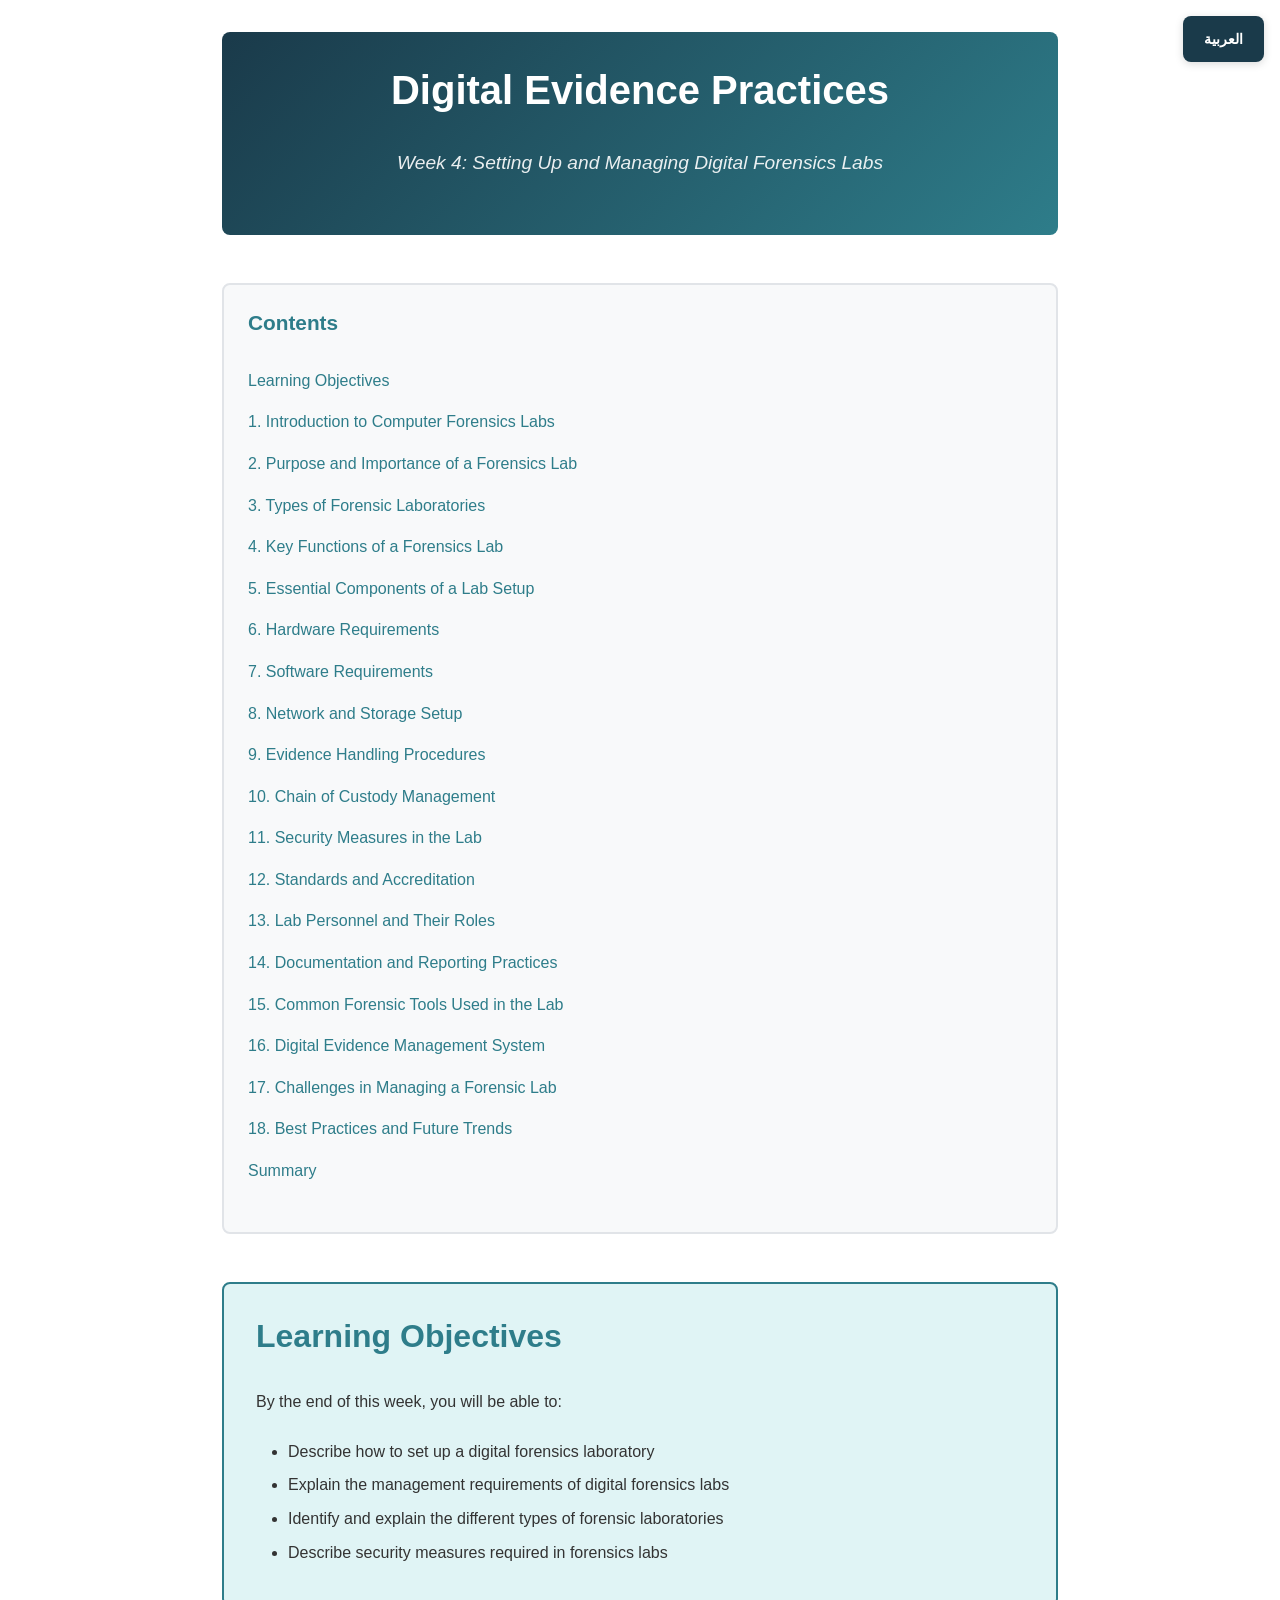
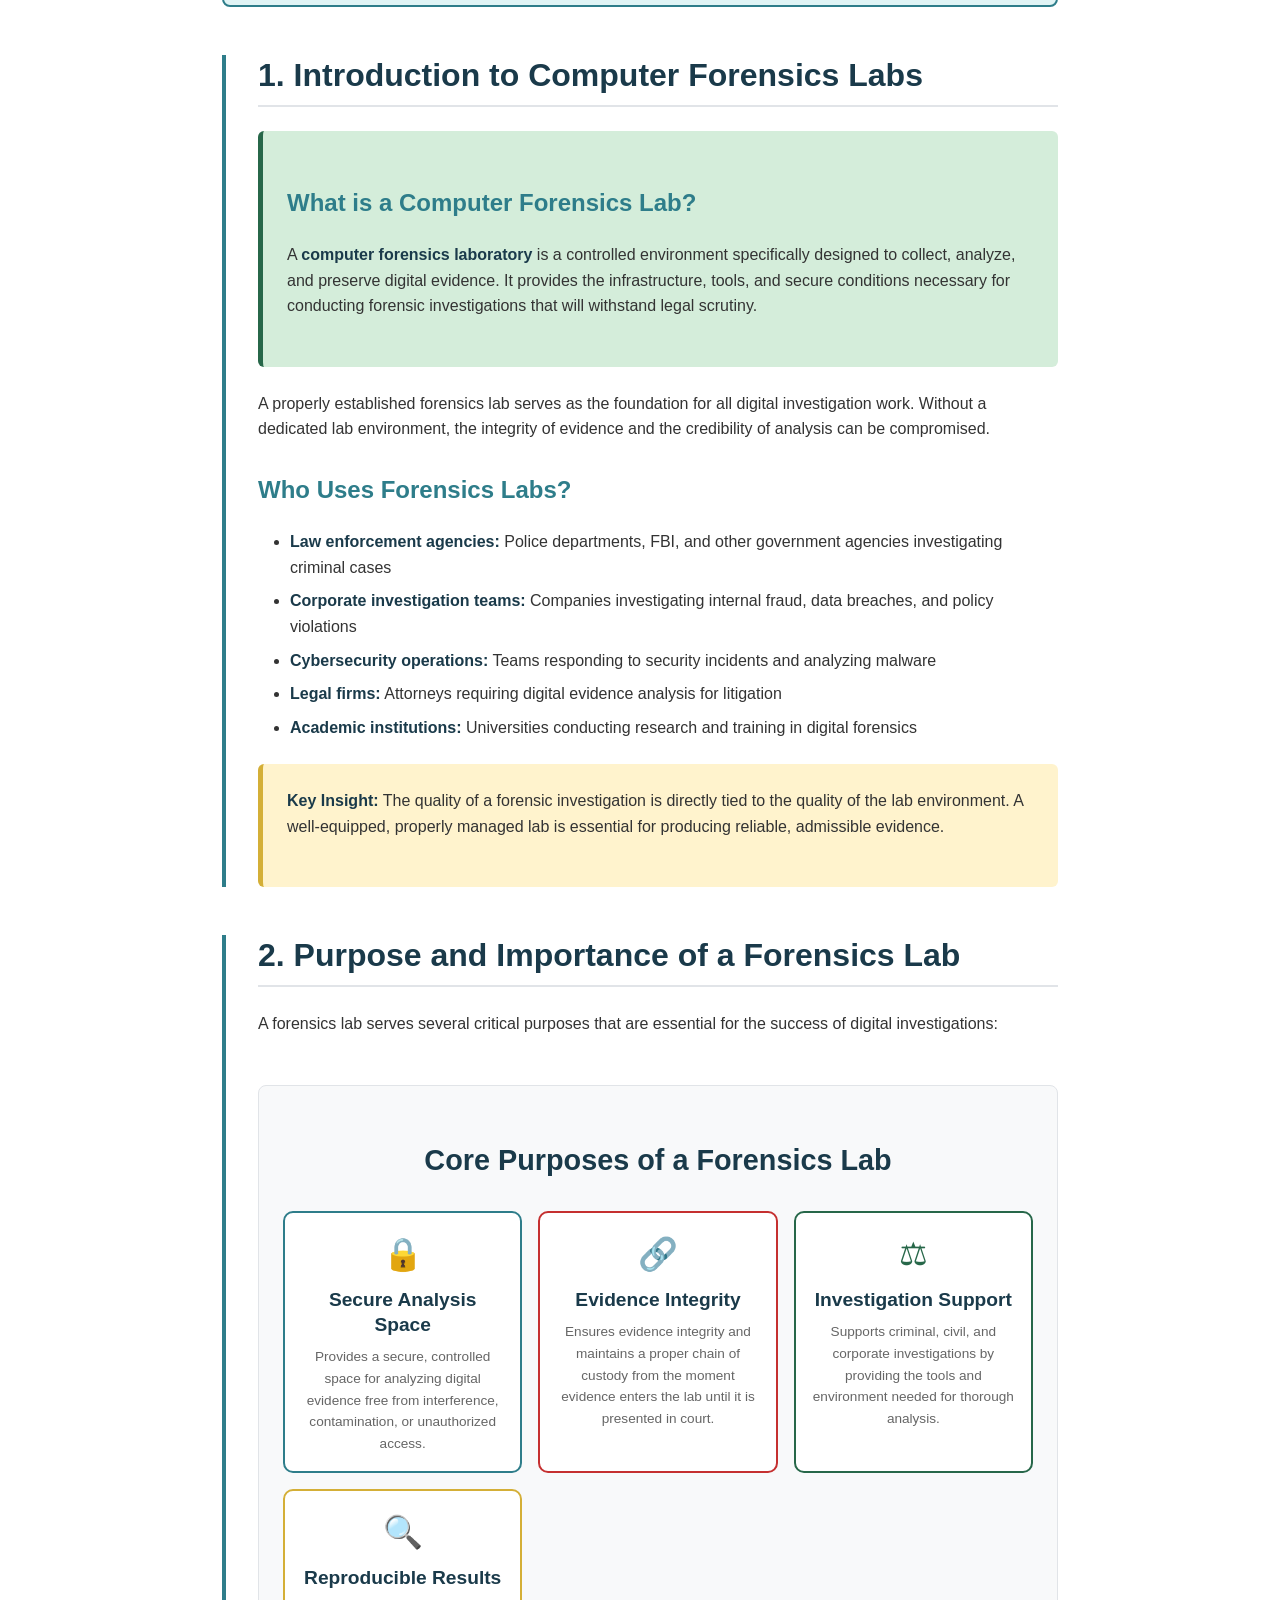
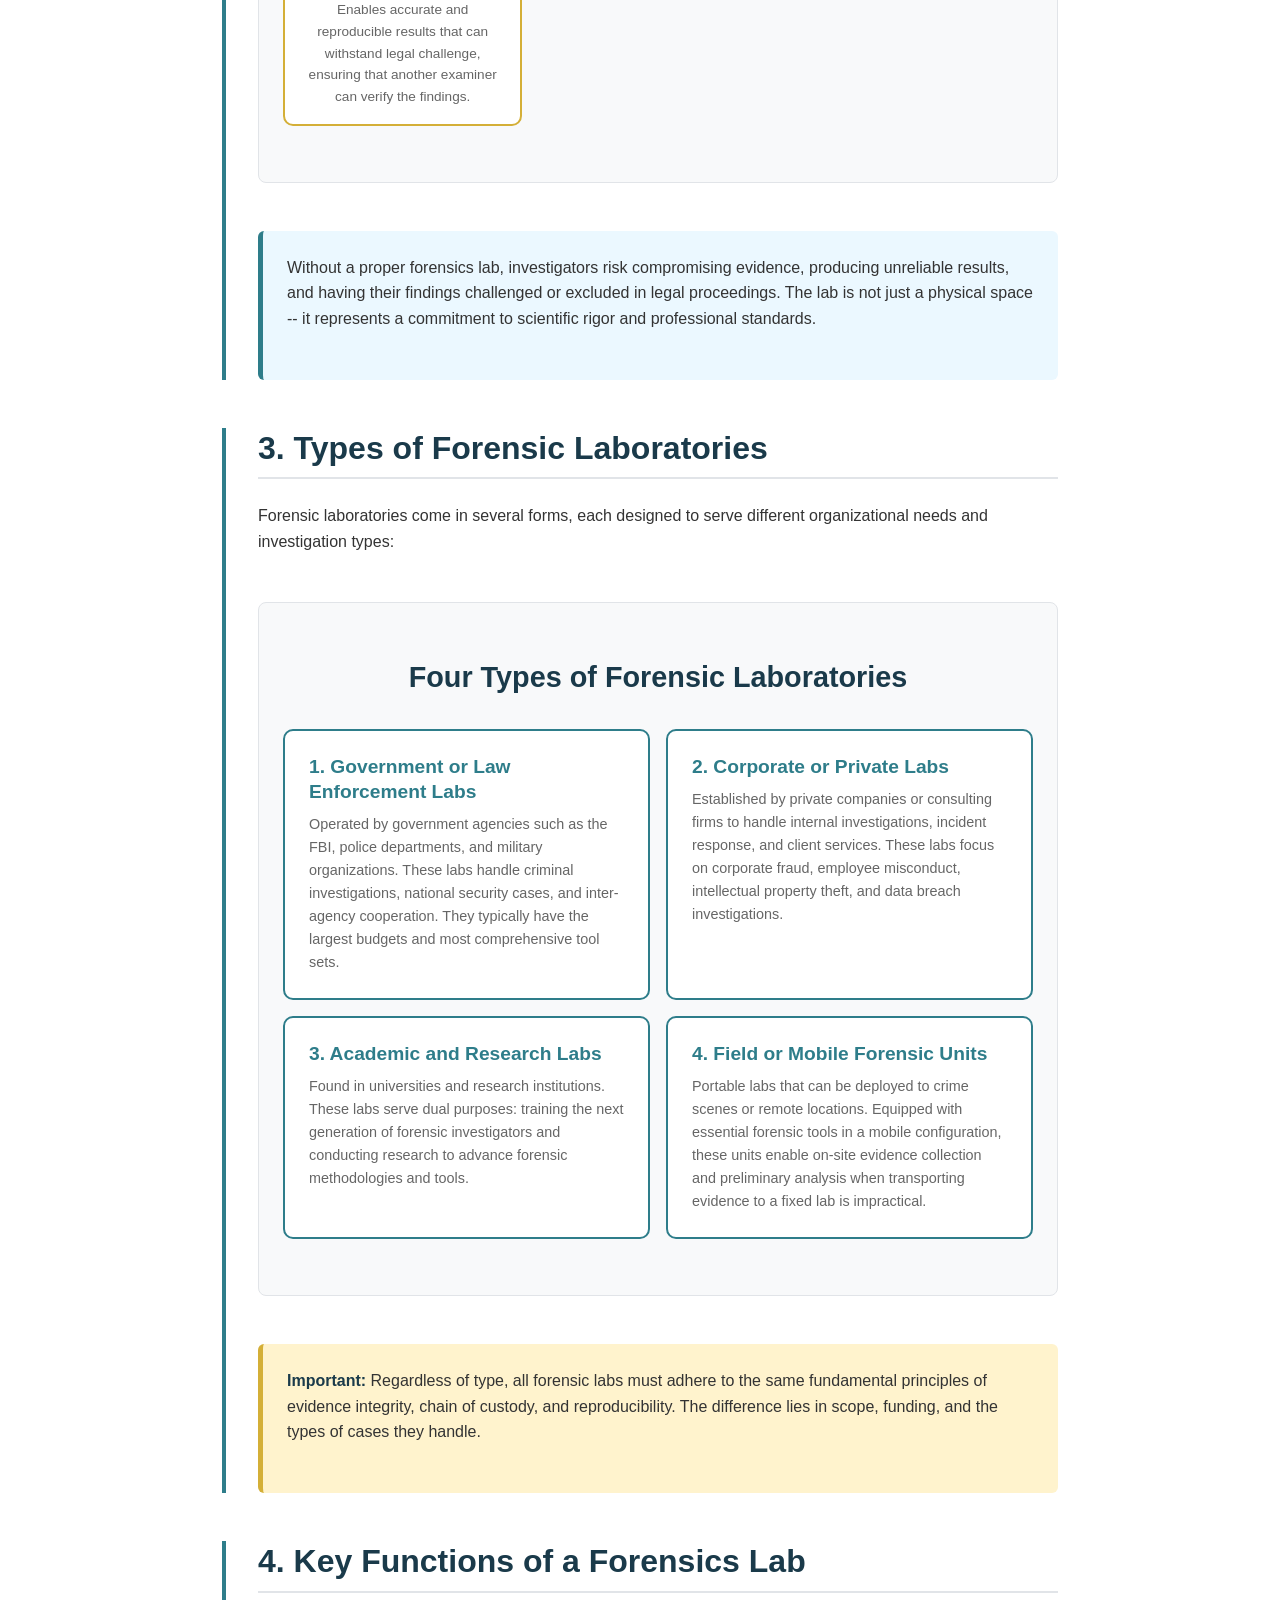
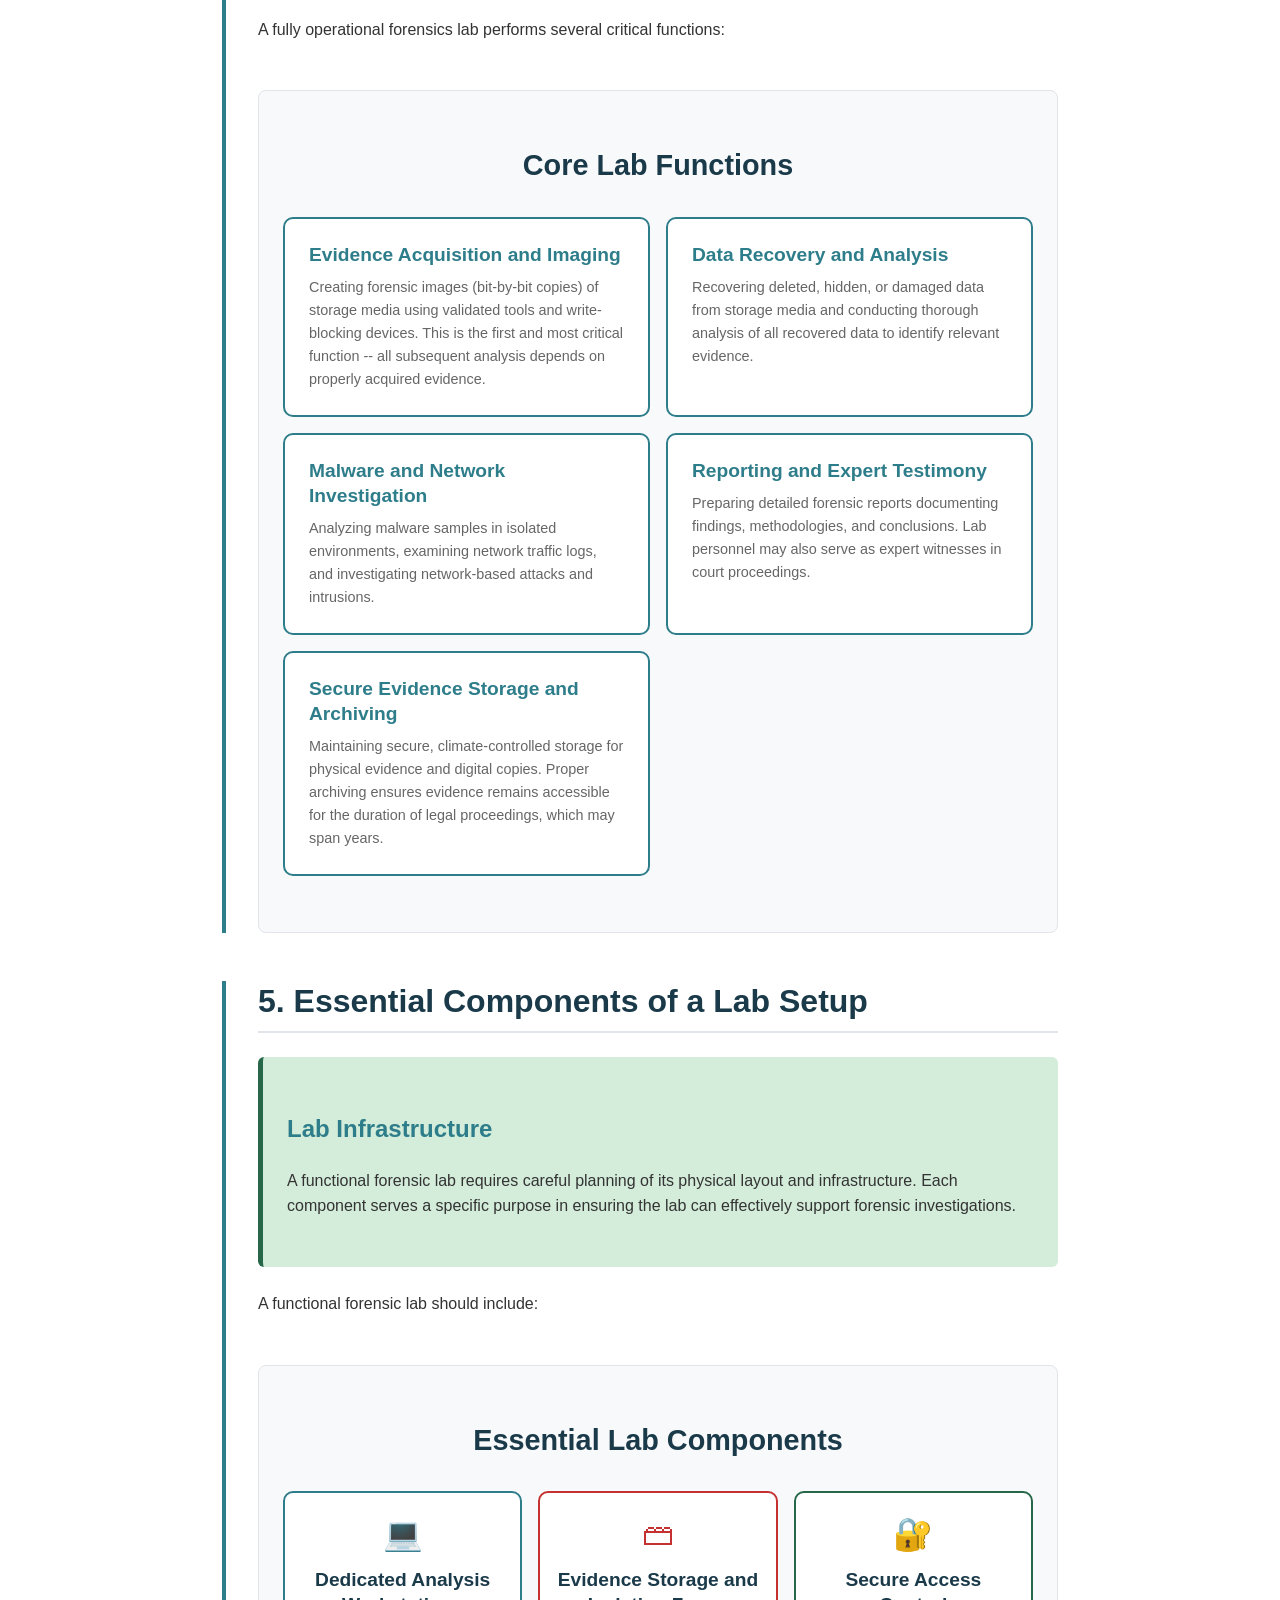
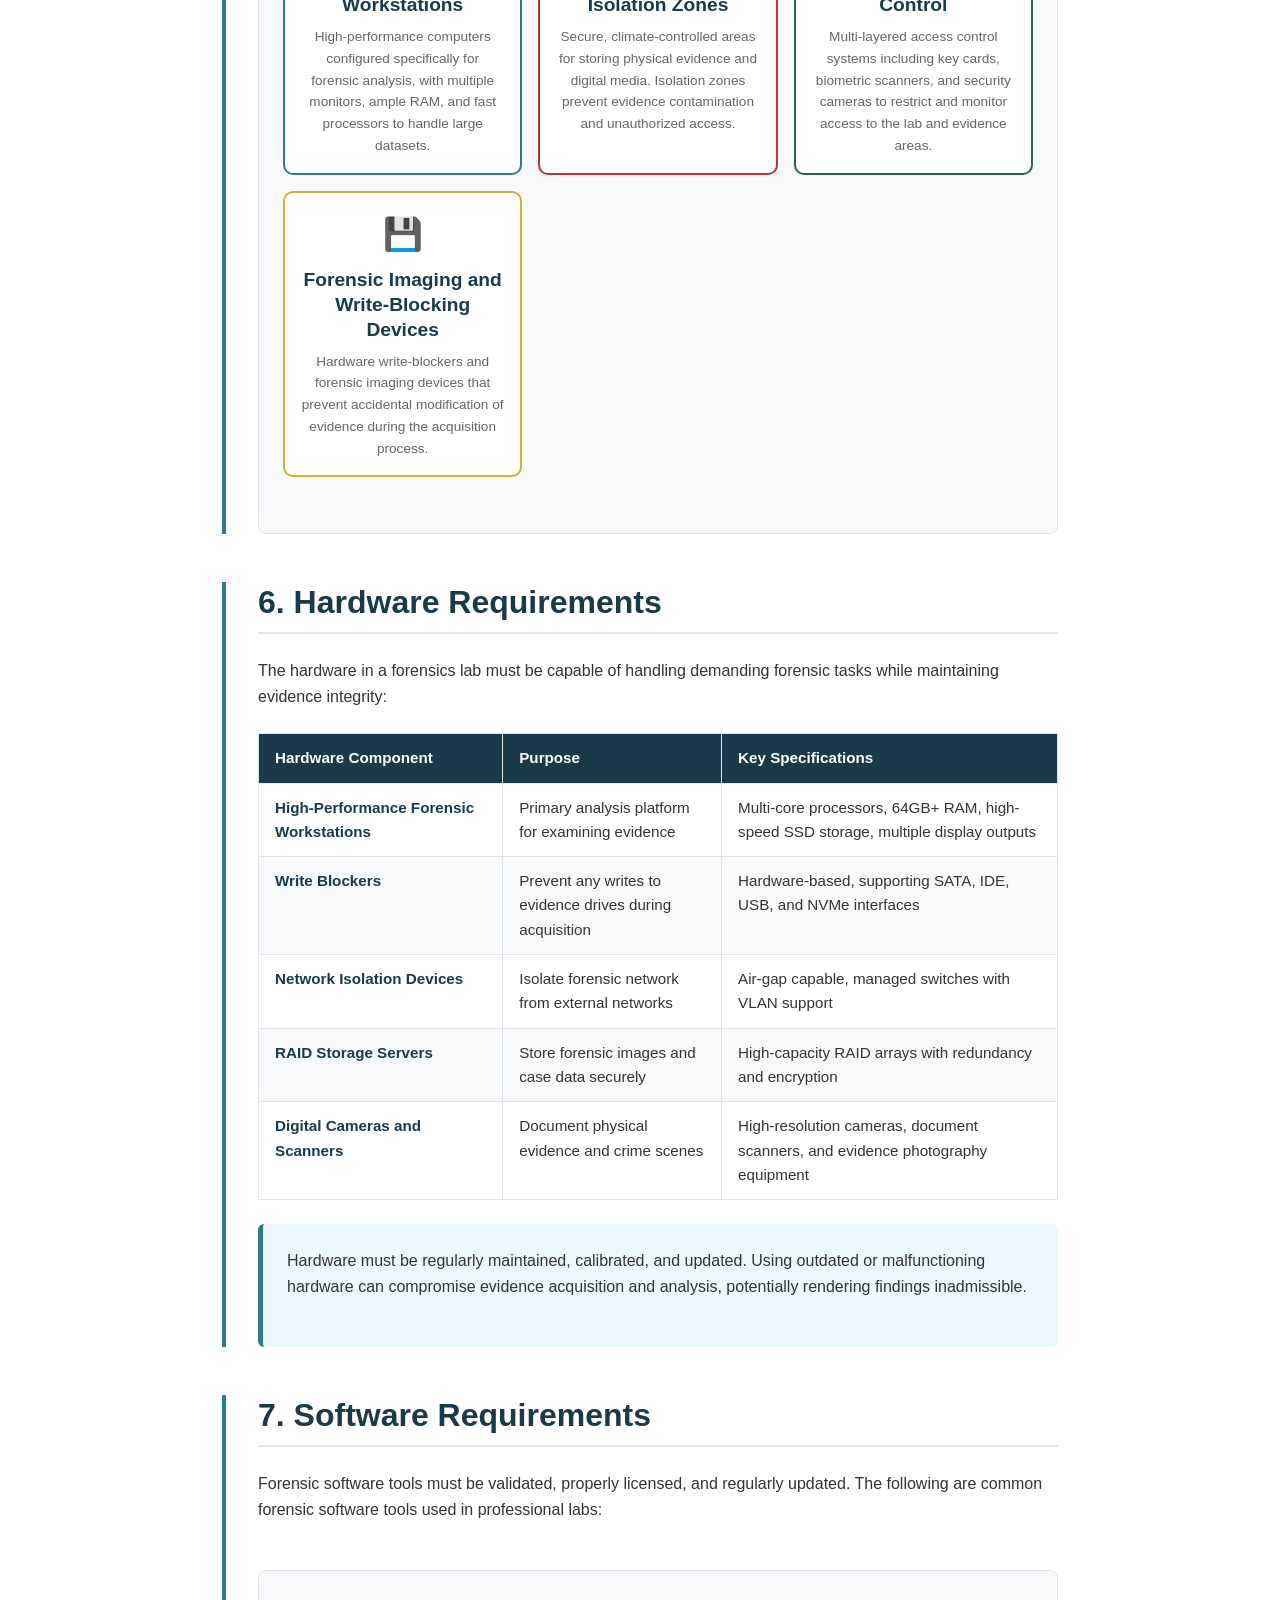
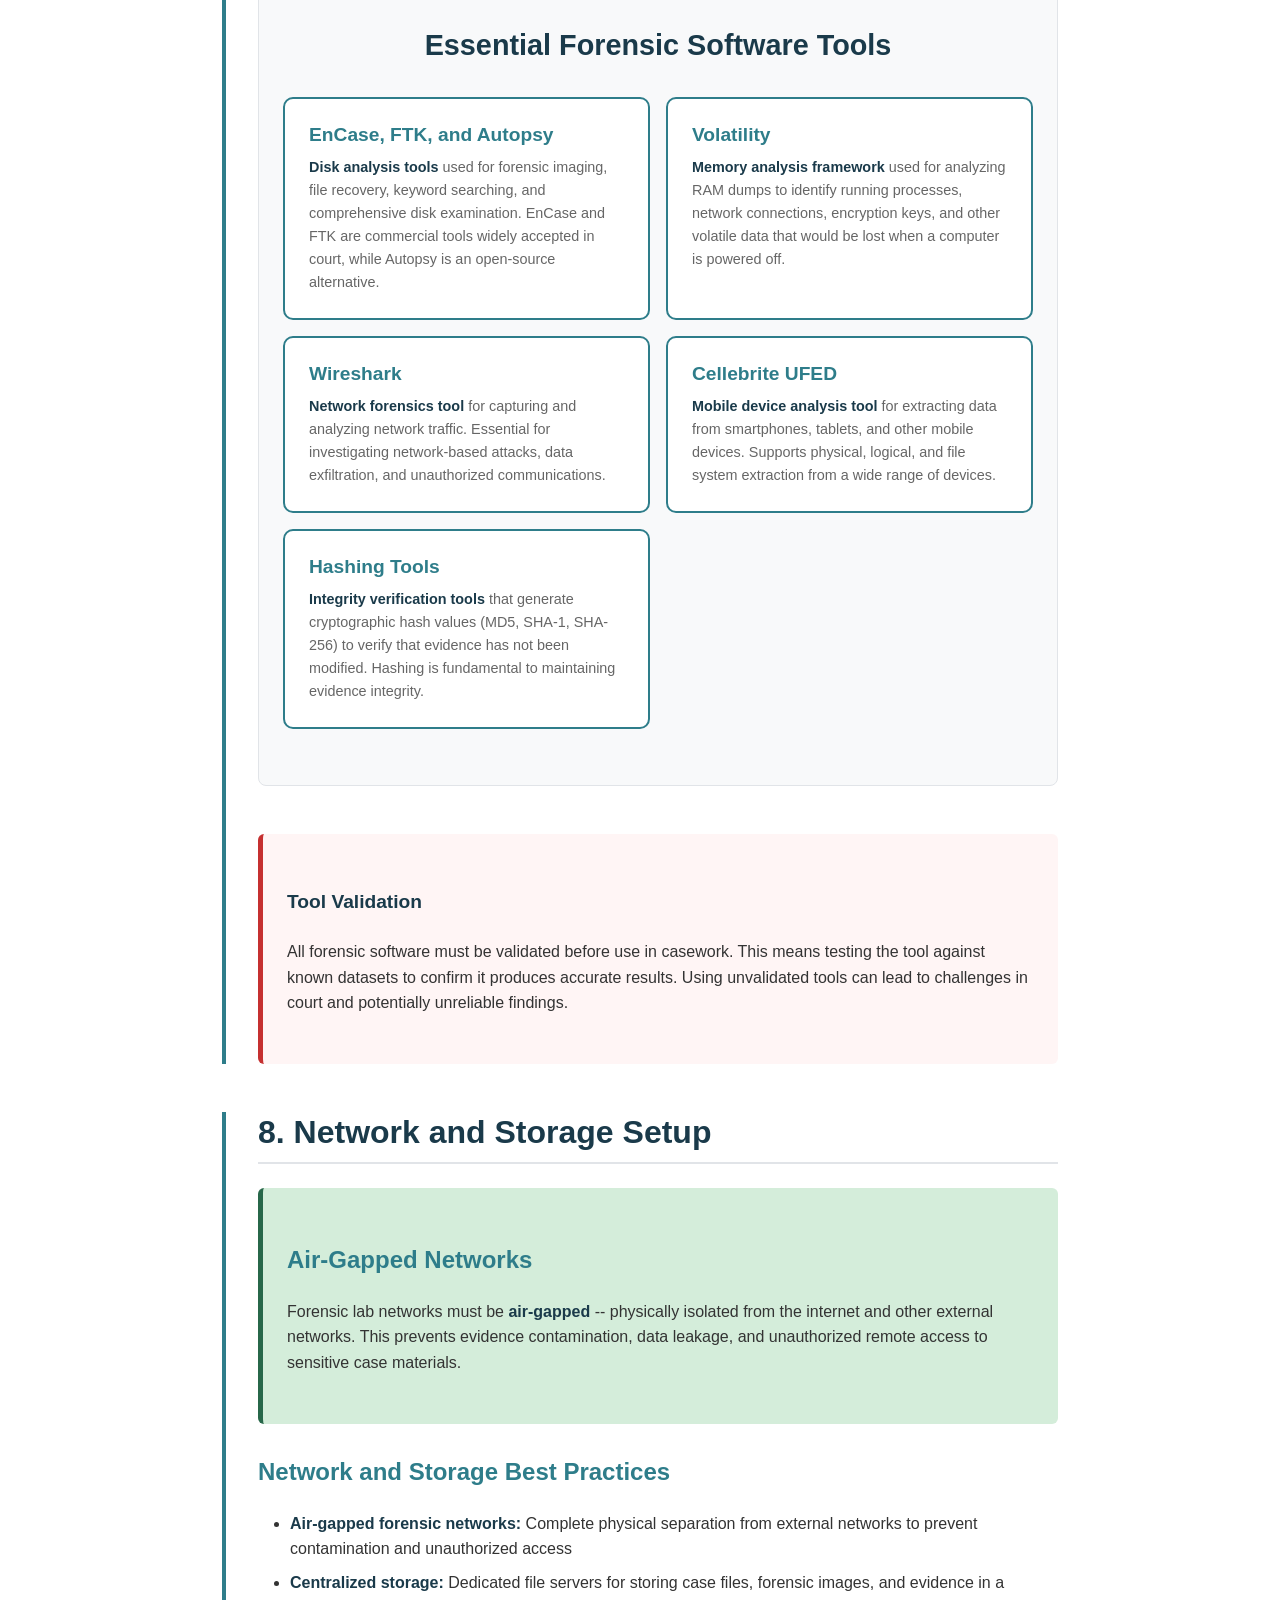
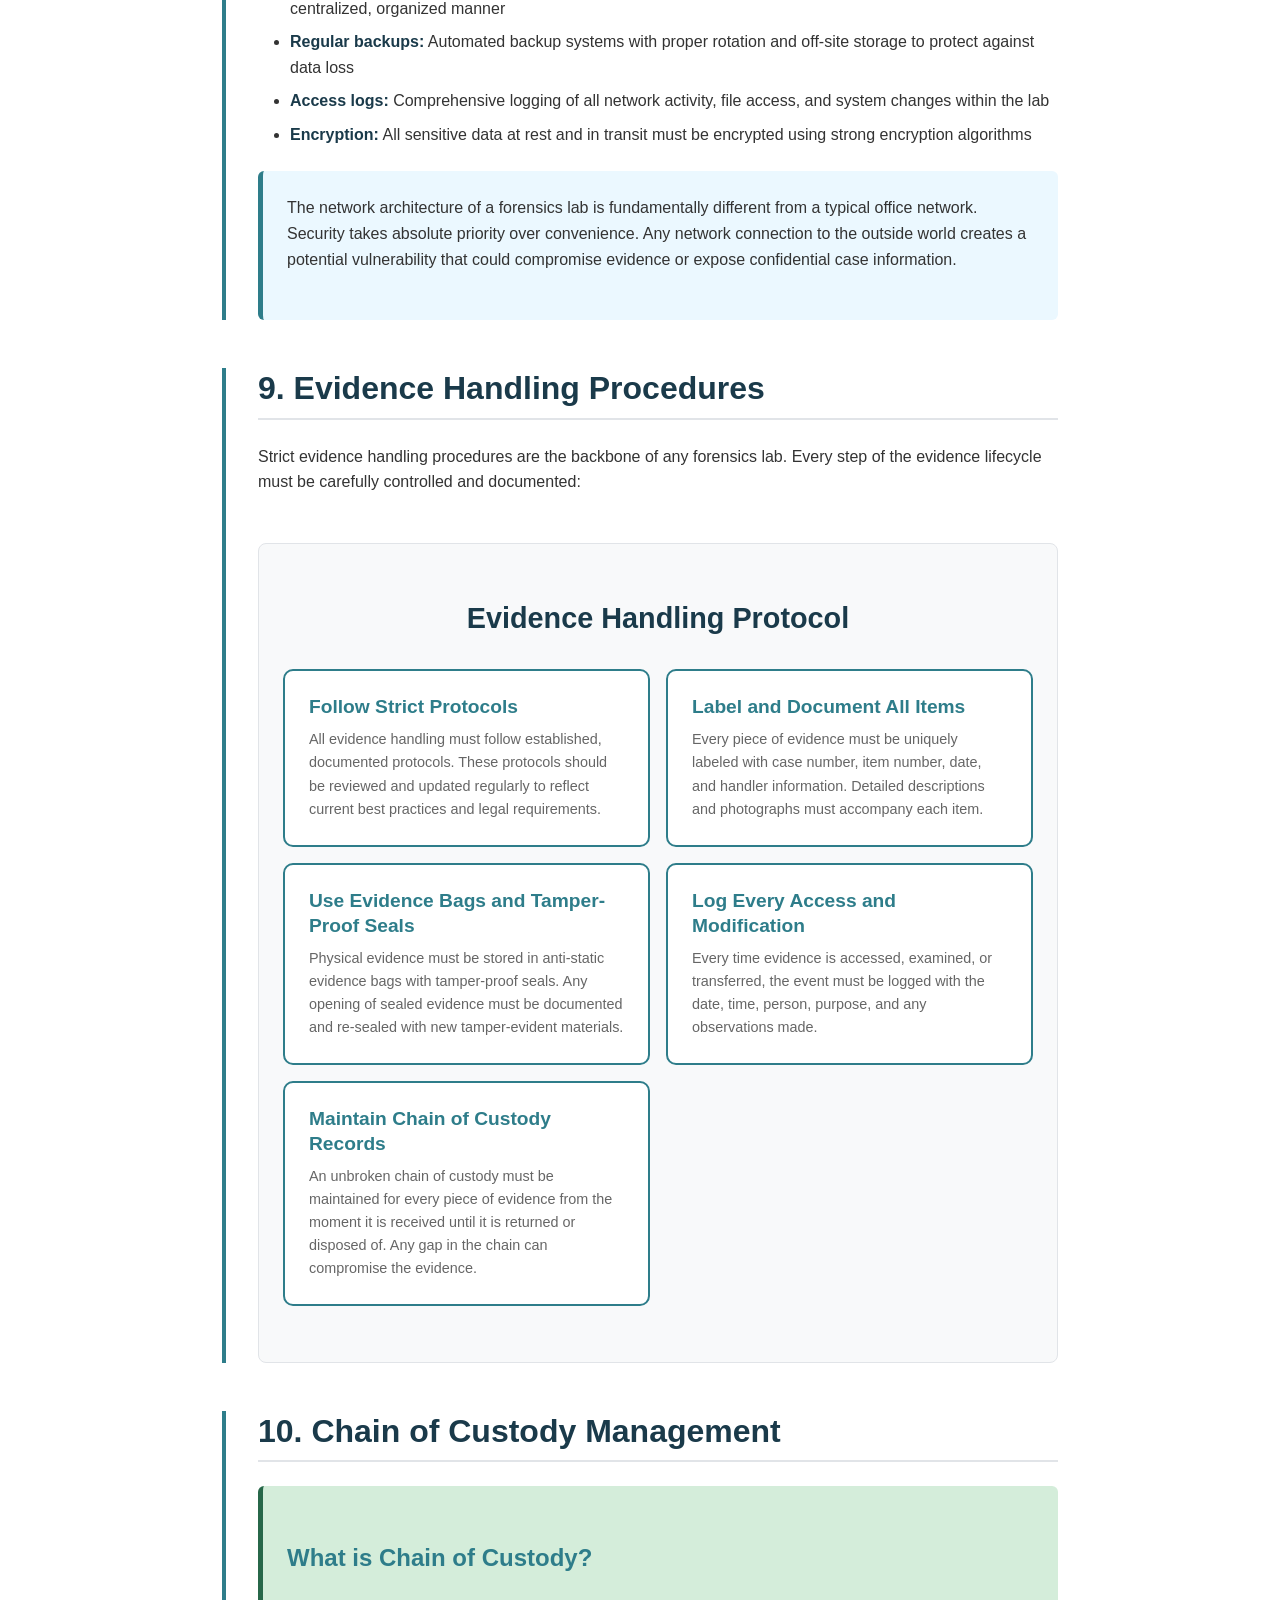
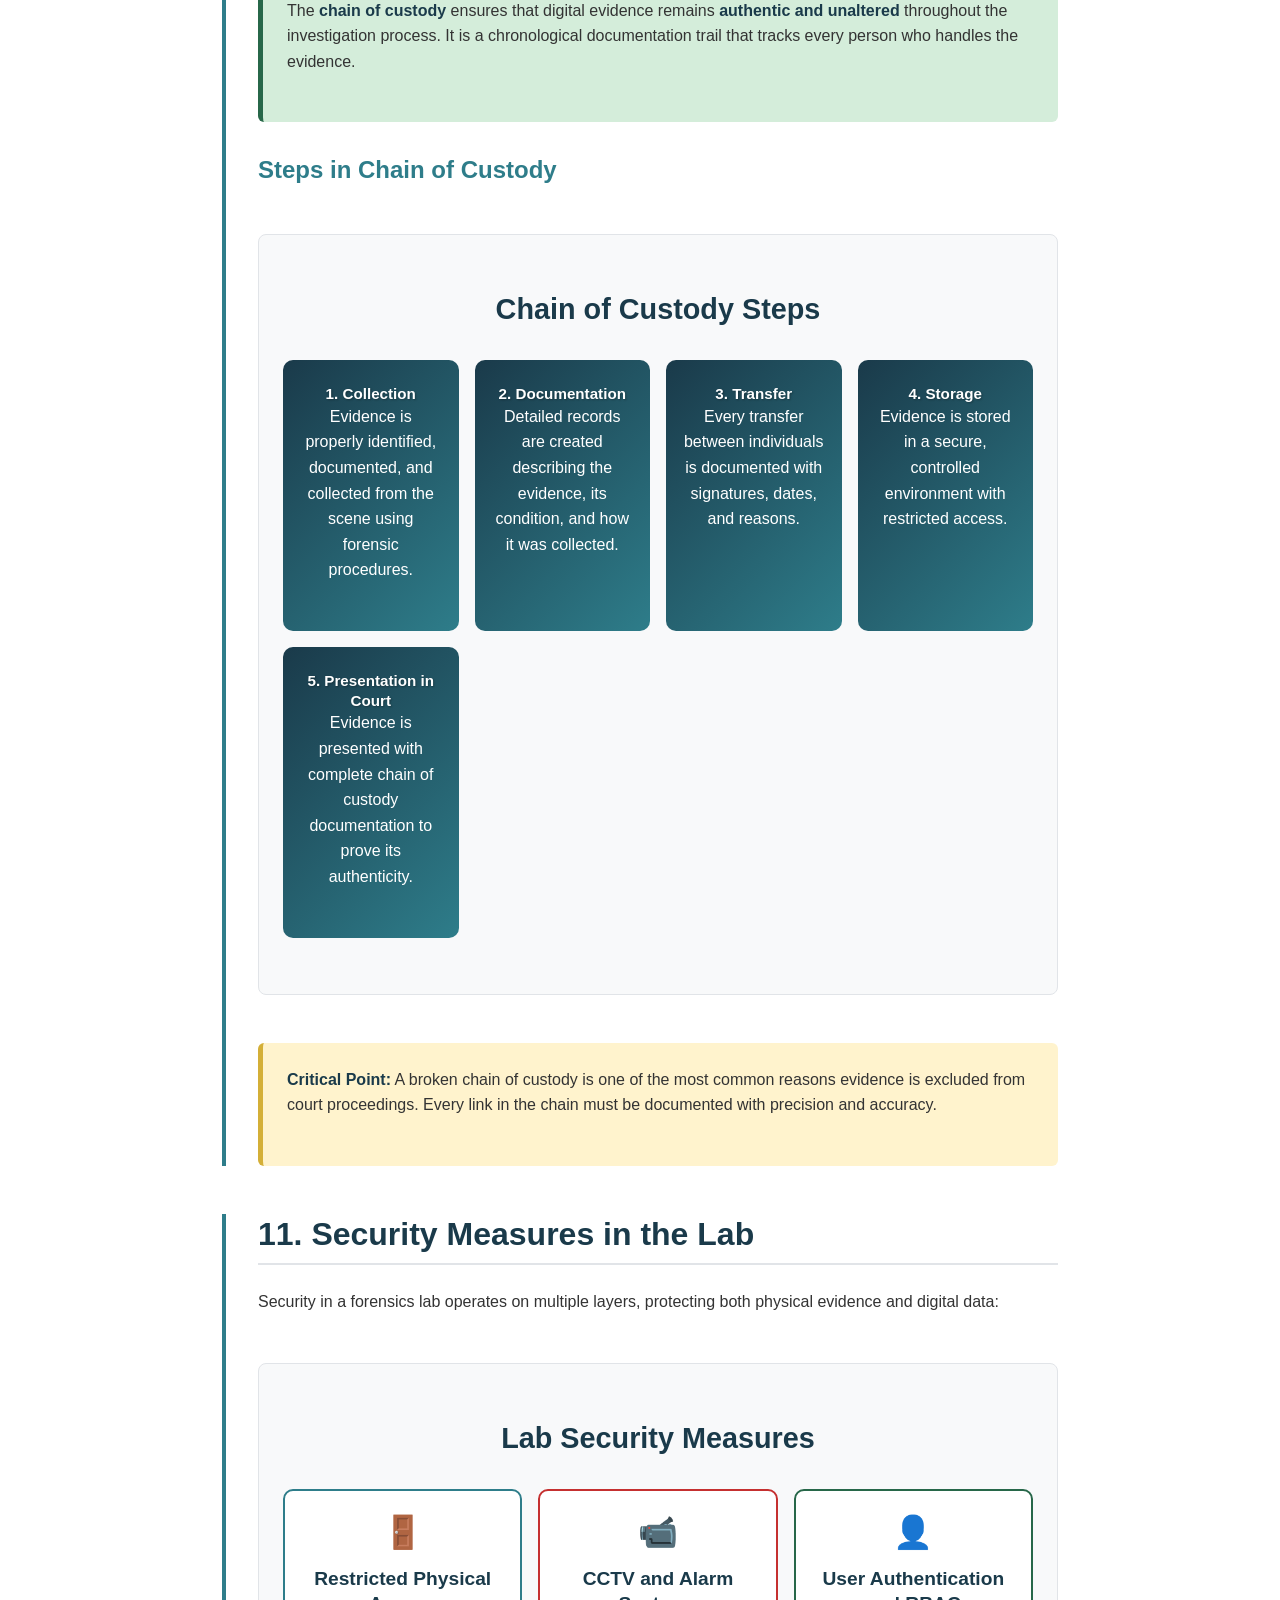
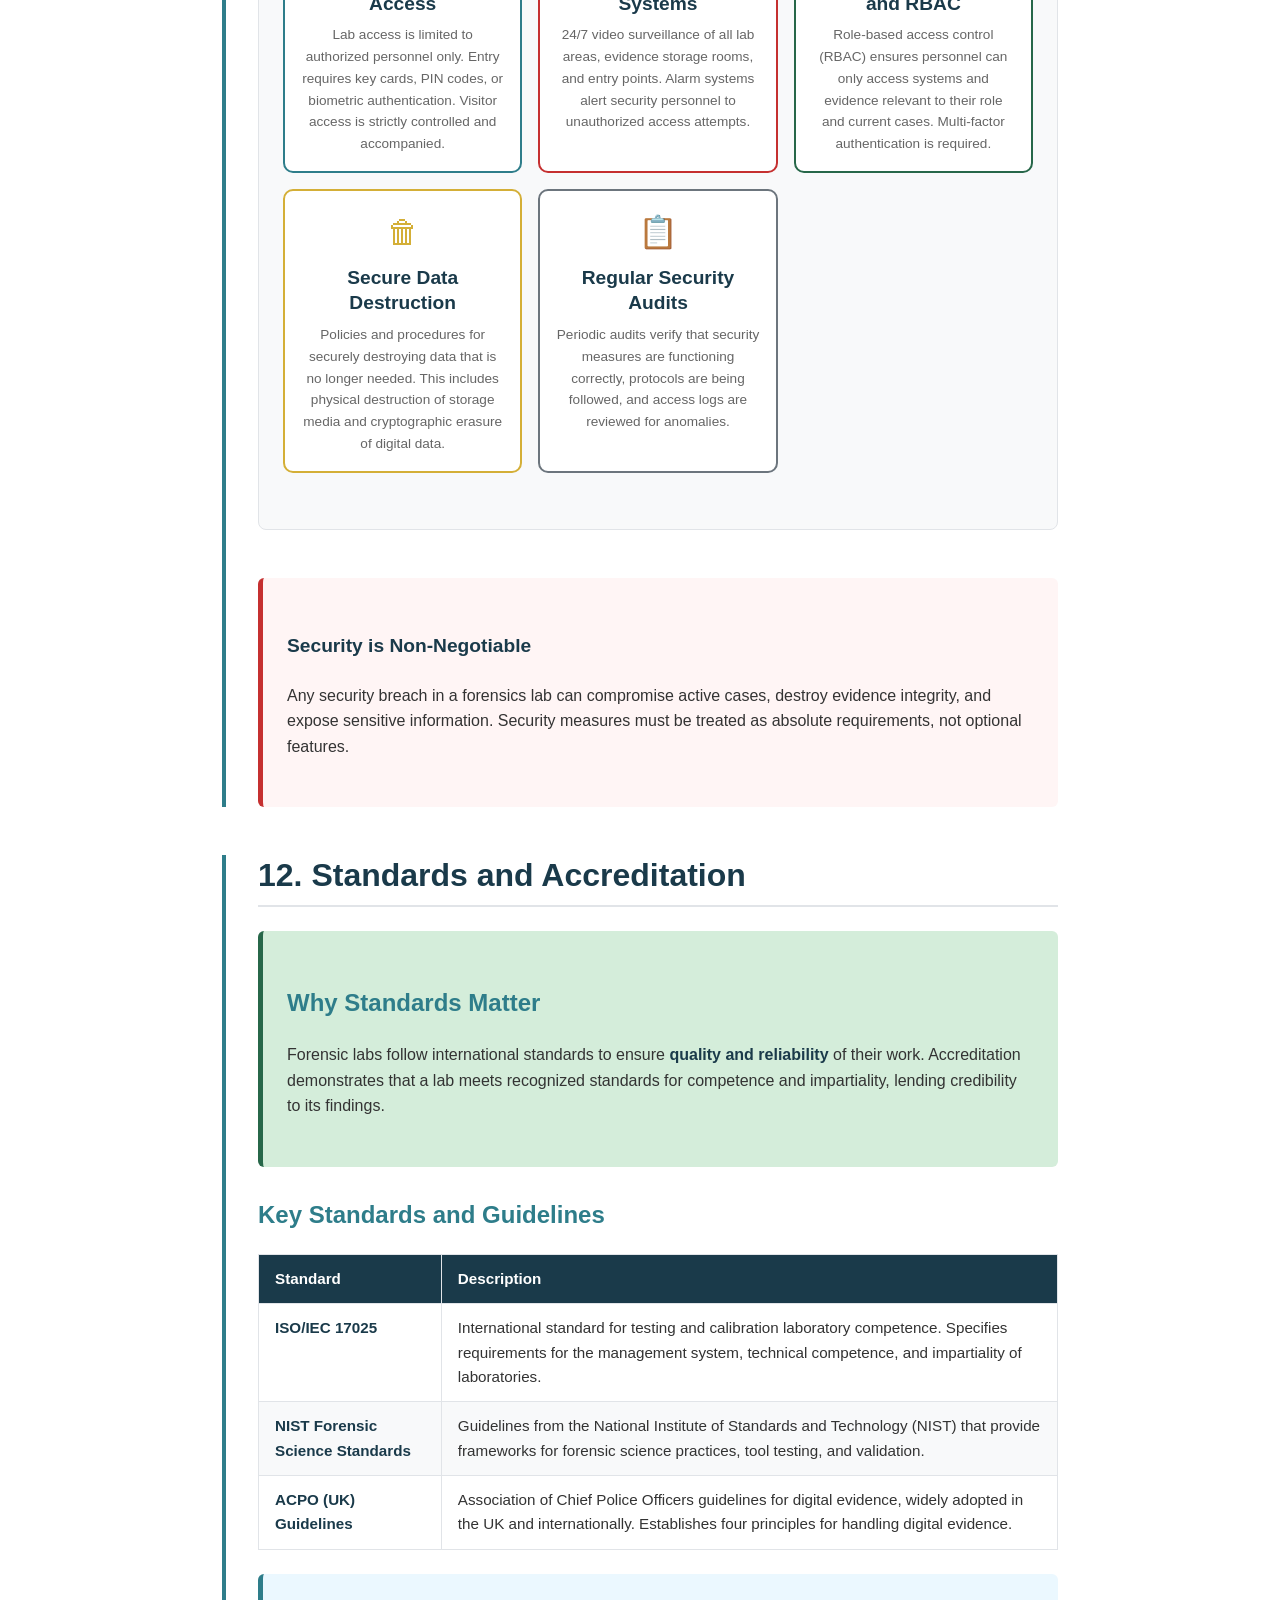
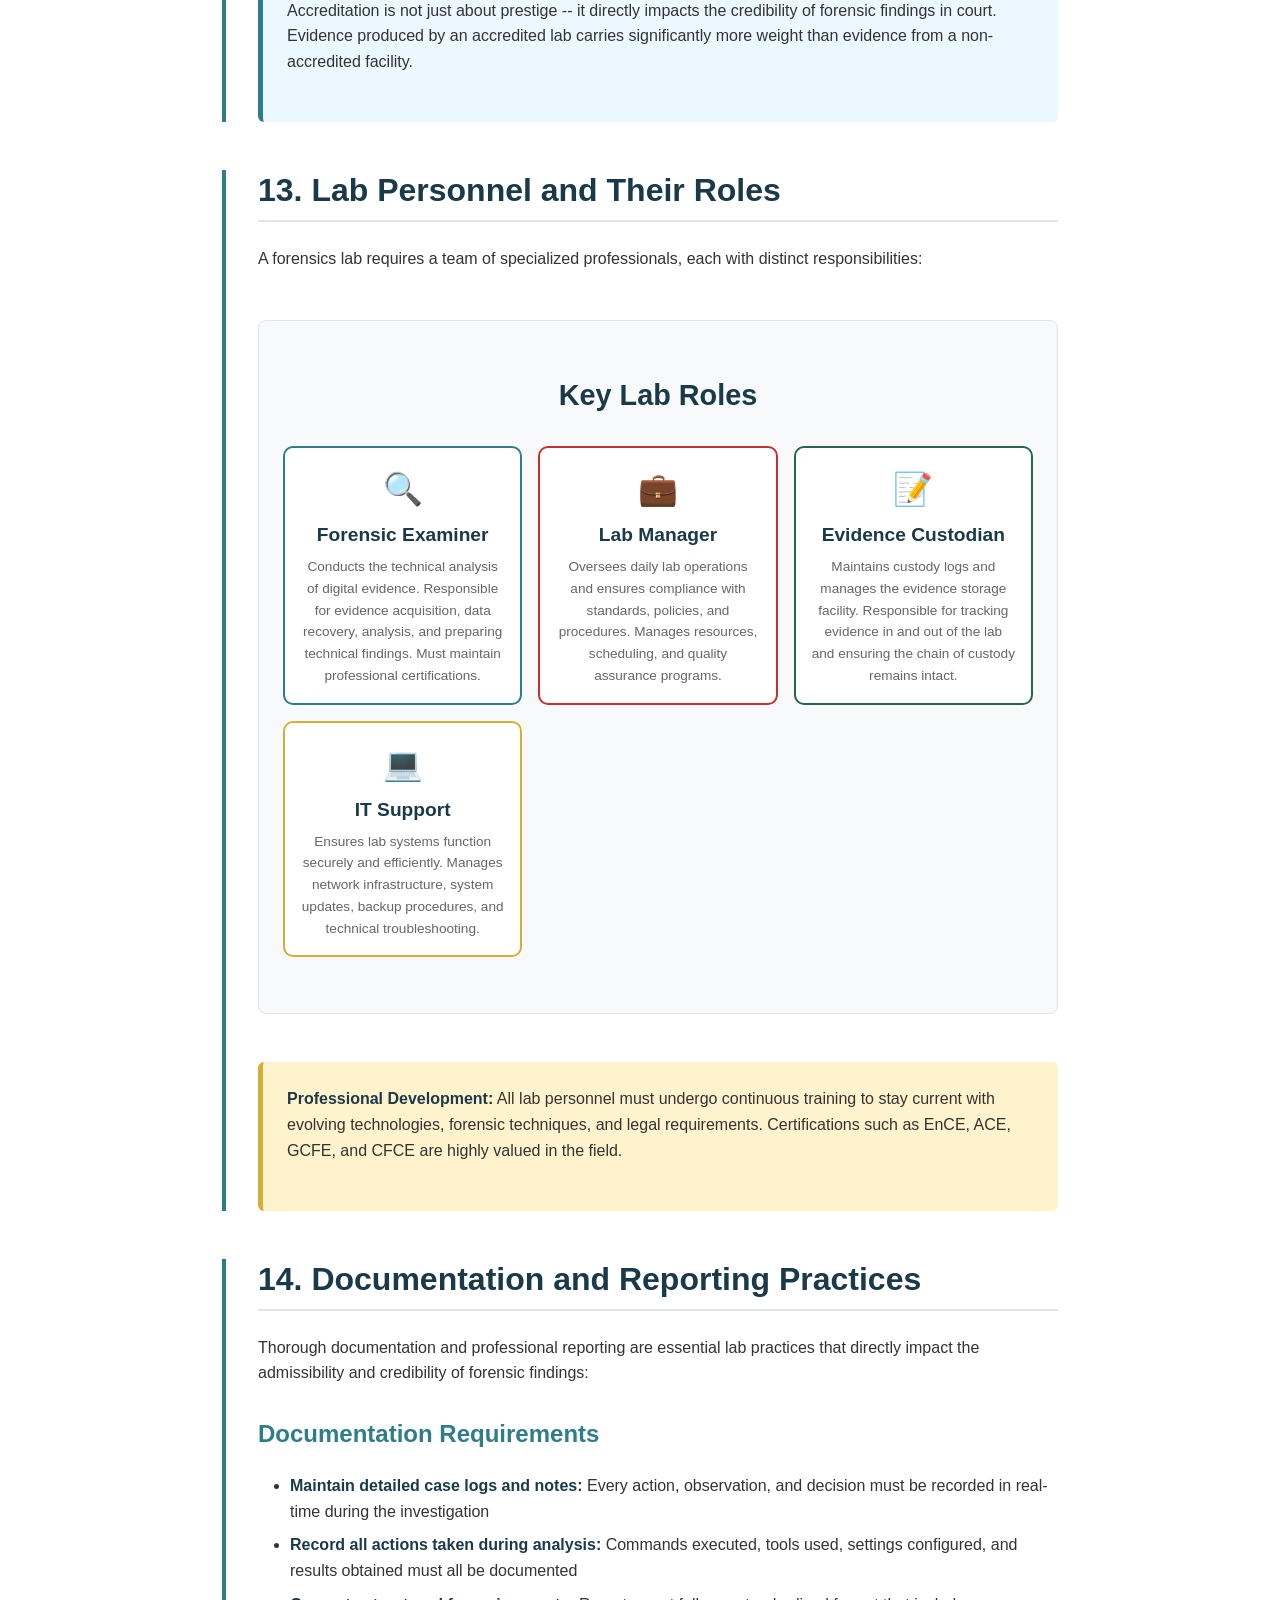
<file: weeks/week4.html>
<!DOCTYPE html>
<html lang="en">
<head>
    <meta charset="UTF-8">
    <meta name="viewport" content="width=device-width, initial-scale=1.0">
    <title>Week 4: Digital Evidence Practices - Forensics Labs</title>
    <link rel="stylesheet" href="../css/styles.css">
</head>
<body>
    <!-- Language Switcher -->
    <div class="language-switcher">
        <a href="week4_ar.html" class="lang-button" title="Switch to Arabic">العربية</a>
    </div>

    <header>
        <h1>Digital Evidence Practices</h1>
        <p class="subtitle">Week 4: Setting Up and Managing Digital Forensics Labs</p>
    </header>

    <nav class="table-of-contents no-print">
        <h2>Contents</h2>
        <ul>
            <li><a href="#objectives">Learning Objectives</a></li>
            <li><a href="#introduction">1. Introduction to Computer Forensics Labs</a></li>
            <li><a href="#purpose">2. Purpose and Importance of a Forensics Lab</a></li>
            <li><a href="#types">3. Types of Forensic Laboratories</a></li>
            <li><a href="#functions">4. Key Functions of a Forensics Lab</a></li>
            <li><a href="#components">5. Essential Components of a Lab Setup</a></li>
            <li><a href="#hardware">6. Hardware Requirements</a></li>
            <li><a href="#software">7. Software Requirements</a></li>
            <li><a href="#network">8. Network and Storage Setup</a></li>
            <li><a href="#evidence-handling">9. Evidence Handling Procedures</a></li>
            <li><a href="#chain-of-custody">10. Chain of Custody Management</a></li>
            <li><a href="#security">11. Security Measures in the Lab</a></li>
            <li><a href="#standards">12. Standards and Accreditation</a></li>
            <li><a href="#personnel">13. Lab Personnel and Their Roles</a></li>
            <li><a href="#documentation">14. Documentation and Reporting Practices</a></li>
            <li><a href="#tools">15. Common Forensic Tools Used in the Lab</a></li>
            <li><a href="#dems">16. Digital Evidence Management System</a></li>
            <li><a href="#challenges">17. Challenges in Managing a Forensic Lab</a></li>
            <li><a href="#best-practices">18. Best Practices and Future Trends</a></li>
            <li><a href="#summary">Summary</a></li>
        </ul>
    </nav>

    <main>
        <!-- Learning Objectives -->
        <section id="objectives" class="learning-objectives">
            <h2>Learning Objectives</h2>
            <p>By the end of this week, you will be able to:</p>
            <ul>
                <li>Describe how to set up a digital forensics laboratory</li>
                <li>Explain the management requirements of digital forensics labs</li>
                <li>Identify and explain the different types of forensic laboratories</li>
                <li>Describe security measures required in forensics labs</li>
            </ul>
        </section>

        <!-- Section 1: Introduction -->
        <section id="introduction" class="content-section">
            <h2>1. Introduction to Computer Forensics Labs</h2>

            <div class="definition">
                <h3>What is a Computer Forensics Lab?</h3>
                <p>A <strong>computer forensics laboratory</strong> is a controlled environment specifically designed to collect, analyze, and preserve digital evidence. It provides the infrastructure, tools, and secure conditions necessary for conducting forensic investigations that will withstand legal scrutiny.</p>
            </div>

            <p>A properly established forensics lab serves as the foundation for all digital investigation work. Without a dedicated lab environment, the integrity of evidence and the credibility of analysis can be compromised.</p>

            <h3>Who Uses Forensics Labs?</h3>
            <ul>
                <li><strong>Law enforcement agencies:</strong> Police departments, FBI, and other government agencies investigating criminal cases</li>
                <li><strong>Corporate investigation teams:</strong> Companies investigating internal fraud, data breaches, and policy violations</li>
                <li><strong>Cybersecurity operations:</strong> Teams responding to security incidents and analyzing malware</li>
                <li><strong>Legal firms:</strong> Attorneys requiring digital evidence analysis for litigation</li>
                <li><strong>Academic institutions:</strong> Universities conducting research and training in digital forensics</li>
            </ul>

            <div class="key-message">
                <p><strong>Key Insight:</strong> The quality of a forensic investigation is directly tied to the quality of the lab environment. A well-equipped, properly managed lab is essential for producing reliable, admissible evidence.</p>
            </div>
        </section>

        <!-- Section 2: Purpose and Importance -->
        <section id="purpose" class="content-section">
            <h2>2. Purpose and Importance of a Forensics Lab</h2>

            <p>A forensics lab serves several critical purposes that are essential for the success of digital investigations:</p>

            <div class="diagram-container">
                <div class="diagram-title-section">
                    <h3 class="diagram-title">Core Purposes of a Forensics Lab</h3>
                </div>
                <div class="evidence-grid">
                    <div class="evidence-card evidence-artifact">
                        <div class="evidence-icon">&#128274;</div>
                        <h4>Secure Analysis Space</h4>
                        <p>Provides a secure, controlled space for analyzing digital evidence free from interference, contamination, or unauthorized access.</p>
                    </div>
                    <div class="evidence-card evidence-inculpatory">
                        <div class="evidence-icon">&#128279;</div>
                        <h4>Evidence Integrity</h4>
                        <p>Ensures evidence integrity and maintains a proper chain of custody from the moment evidence enters the lab until it is presented in court.</p>
                    </div>
                    <div class="evidence-card evidence-exculpatory">
                        <div class="evidence-icon">&#9878;</div>
                        <h4>Investigation Support</h4>
                        <p>Supports criminal, civil, and corporate investigations by providing the tools and environment needed for thorough analysis.</p>
                    </div>
                    <div class="evidence-card evidence-admissible">
                        <div class="evidence-icon">&#128269;</div>
                        <h4>Reproducible Results</h4>
                        <p>Enables accurate and reproducible results that can withstand legal challenge, ensuring that another examiner can verify the findings.</p>
                    </div>
                </div>
            </div>

            <div class="forensic-note">
                <p>Without a proper forensics lab, investigators risk compromising evidence, producing unreliable results, and having their findings challenged or excluded in legal proceedings. The lab is not just a physical space -- it represents a commitment to scientific rigor and professional standards.</p>
            </div>
        </section>

        <!-- Section 3: Types of Forensic Laboratories -->
        <section id="types" class="content-section">
            <h2>3. Types of Forensic Laboratories</h2>

            <p>Forensic laboratories come in several forms, each designed to serve different organizational needs and investigation types:</p>

            <div class="diagram-container">
                <div class="diagram-title-section">
                    <h3 class="diagram-title">Four Types of Forensic Laboratories</h3>
                </div>
                <div class="discovery-methods">
                    <div class="discovery-method">
                        <h4>1. Government or Law Enforcement Labs</h4>
                        <p>Operated by government agencies such as the FBI, police departments, and military organizations. These labs handle criminal investigations, national security cases, and inter-agency cooperation. They typically have the largest budgets and most comprehensive tool sets.</p>
                    </div>
                    <div class="discovery-method">
                        <h4>2. Corporate or Private Labs</h4>
                        <p>Established by private companies or consulting firms to handle internal investigations, incident response, and client services. These labs focus on corporate fraud, employee misconduct, intellectual property theft, and data breach investigations.</p>
                    </div>
                    <div class="discovery-method">
                        <h4>3. Academic and Research Labs</h4>
                        <p>Found in universities and research institutions. These labs serve dual purposes: training the next generation of forensic investigators and conducting research to advance forensic methodologies and tools.</p>
                    </div>
                    <div class="discovery-method">
                        <h4>4. Field or Mobile Forensic Units</h4>
                        <p>Portable labs that can be deployed to crime scenes or remote locations. Equipped with essential forensic tools in a mobile configuration, these units enable on-site evidence collection and preliminary analysis when transporting evidence to a fixed lab is impractical.</p>
                    </div>
                </div>
            </div>

            <div class="key-message">
                <p><strong>Important:</strong> Regardless of type, all forensic labs must adhere to the same fundamental principles of evidence integrity, chain of custody, and reproducibility. The difference lies in scope, funding, and the types of cases they handle.</p>
            </div>
        </section>

        <!-- Section 4: Key Functions -->
        <section id="functions" class="content-section">
            <h2>4. Key Functions of a Forensics Lab</h2>

            <p>A fully operational forensics lab performs several critical functions:</p>

            <div class="diagram-container">
                <div class="diagram-title-section">
                    <h3 class="diagram-title">Core Lab Functions</h3>
                </div>
                <div class="discovery-methods">
                    <div class="discovery-method">
                        <h4>Evidence Acquisition and Imaging</h4>
                        <p>Creating forensic images (bit-by-bit copies) of storage media using validated tools and write-blocking devices. This is the first and most critical function -- all subsequent analysis depends on properly acquired evidence.</p>
                    </div>
                    <div class="discovery-method">
                        <h4>Data Recovery and Analysis</h4>
                        <p>Recovering deleted, hidden, or damaged data from storage media and conducting thorough analysis of all recovered data to identify relevant evidence.</p>
                    </div>
                    <div class="discovery-method">
                        <h4>Malware and Network Investigation</h4>
                        <p>Analyzing malware samples in isolated environments, examining network traffic logs, and investigating network-based attacks and intrusions.</p>
                    </div>
                    <div class="discovery-method">
                        <h4>Reporting and Expert Testimony</h4>
                        <p>Preparing detailed forensic reports documenting findings, methodologies, and conclusions. Lab personnel may also serve as expert witnesses in court proceedings.</p>
                    </div>
                    <div class="discovery-method">
                        <h4>Secure Evidence Storage and Archiving</h4>
                        <p>Maintaining secure, climate-controlled storage for physical evidence and digital copies. Proper archiving ensures evidence remains accessible for the duration of legal proceedings, which may span years.</p>
                    </div>
                </div>
            </div>
        </section>

        <!-- Section 5: Essential Components -->
        <section id="components" class="content-section">
            <h2>5. Essential Components of a Lab Setup</h2>

            <div class="definition">
                <h3>Lab Infrastructure</h3>
                <p>A functional forensic lab requires careful planning of its physical layout and infrastructure. Each component serves a specific purpose in ensuring the lab can effectively support forensic investigations.</p>
            </div>

            <p>A functional forensic lab should include:</p>

            <div class="diagram-container">
                <div class="diagram-title-section">
                    <h3 class="diagram-title">Essential Lab Components</h3>
                </div>
                <div class="evidence-grid">
                    <div class="evidence-card evidence-artifact">
                        <div class="evidence-icon">&#128187;</div>
                        <h4>Dedicated Analysis Workstations</h4>
                        <p>High-performance computers configured specifically for forensic analysis, with multiple monitors, ample RAM, and fast processors to handle large datasets.</p>
                    </div>
                    <div class="evidence-card evidence-inculpatory">
                        <div class="evidence-icon">&#128451;</div>
                        <h4>Evidence Storage and Isolation Zones</h4>
                        <p>Secure, climate-controlled areas for storing physical evidence and digital media. Isolation zones prevent evidence contamination and unauthorized access.</p>
                    </div>
                    <div class="evidence-card evidence-exculpatory">
                        <div class="evidence-icon">&#128272;</div>
                        <h4>Secure Access Control</h4>
                        <p>Multi-layered access control systems including key cards, biometric scanners, and security cameras to restrict and monitor access to the lab and evidence areas.</p>
                    </div>
                    <div class="evidence-card evidence-admissible">
                        <div class="evidence-icon">&#128190;</div>
                        <h4>Forensic Imaging and Write-Blocking Devices</h4>
                        <p>Hardware write-blockers and forensic imaging devices that prevent accidental modification of evidence during the acquisition process.</p>
                    </div>
                </div>
            </div>
        </section>

        <!-- Section 6: Hardware Requirements -->
        <section id="hardware" class="content-section">
            <h2>6. Hardware Requirements</h2>

            <p>The hardware in a forensics lab must be capable of handling demanding forensic tasks while maintaining evidence integrity:</p>

            <table>
                <thead>
                    <tr>
                        <th>Hardware Component</th>
                        <th>Purpose</th>
                        <th>Key Specifications</th>
                    </tr>
                </thead>
                <tbody>
                    <tr>
                        <td><strong>High-Performance Forensic Workstations</strong></td>
                        <td>Primary analysis platform for examining evidence</td>
                        <td>Multi-core processors, 64GB+ RAM, high-speed SSD storage, multiple display outputs</td>
                    </tr>
                    <tr>
                        <td><strong>Write Blockers</strong></td>
                        <td>Prevent any writes to evidence drives during acquisition</td>
                        <td>Hardware-based, supporting SATA, IDE, USB, and NVMe interfaces</td>
                    </tr>
                    <tr>
                        <td><strong>Network Isolation Devices</strong></td>
                        <td>Isolate forensic network from external networks</td>
                        <td>Air-gap capable, managed switches with VLAN support</td>
                    </tr>
                    <tr>
                        <td><strong>RAID Storage Servers</strong></td>
                        <td>Store forensic images and case data securely</td>
                        <td>High-capacity RAID arrays with redundancy and encryption</td>
                    </tr>
                    <tr>
                        <td><strong>Digital Cameras and Scanners</strong></td>
                        <td>Document physical evidence and crime scenes</td>
                        <td>High-resolution cameras, document scanners, and evidence photography equipment</td>
                    </tr>
                </tbody>
            </table>

            <div class="forensic-note">
                <p>Hardware must be regularly maintained, calibrated, and updated. Using outdated or malfunctioning hardware can compromise evidence acquisition and analysis, potentially rendering findings inadmissible.</p>
            </div>
        </section>

        <!-- Section 7: Software Requirements -->
        <section id="software" class="content-section">
            <h2>7. Software Requirements</h2>

            <p>Forensic software tools must be validated, properly licensed, and regularly updated. The following are common forensic software tools used in professional labs:</p>

            <div class="diagram-container">
                <div class="diagram-title-section">
                    <h3 class="diagram-title">Essential Forensic Software Tools</h3>
                </div>
                <div class="discovery-methods">
                    <div class="discovery-method">
                        <h4>EnCase, FTK, and Autopsy</h4>
                        <p><strong>Disk analysis tools</strong> used for forensic imaging, file recovery, keyword searching, and comprehensive disk examination. EnCase and FTK are commercial tools widely accepted in court, while Autopsy is an open-source alternative.</p>
                    </div>
                    <div class="discovery-method">
                        <h4>Volatility</h4>
                        <p><strong>Memory analysis framework</strong> used for analyzing RAM dumps to identify running processes, network connections, encryption keys, and other volatile data that would be lost when a computer is powered off.</p>
                    </div>
                    <div class="discovery-method">
                        <h4>Wireshark</h4>
                        <p><strong>Network forensics tool</strong> for capturing and analyzing network traffic. Essential for investigating network-based attacks, data exfiltration, and unauthorized communications.</p>
                    </div>
                    <div class="discovery-method">
                        <h4>Cellebrite UFED</h4>
                        <p><strong>Mobile device analysis tool</strong> for extracting data from smartphones, tablets, and other mobile devices. Supports physical, logical, and file system extraction from a wide range of devices.</p>
                    </div>
                    <div class="discovery-method">
                        <h4>Hashing Tools</h4>
                        <p><strong>Integrity verification tools</strong> that generate cryptographic hash values (MD5, SHA-1, SHA-256) to verify that evidence has not been modified. Hashing is fundamental to maintaining evidence integrity.</p>
                    </div>
                </div>
            </div>

            <div class="warning-box">
                <h4>Tool Validation</h4>
                <p>All forensic software must be validated before use in casework. This means testing the tool against known datasets to confirm it produces accurate results. Using unvalidated tools can lead to challenges in court and potentially unreliable findings.</p>
            </div>
        </section>

        <!-- Section 8: Network and Storage Setup -->
        <section id="network" class="content-section">
            <h2>8. Network and Storage Setup</h2>

            <div class="definition">
                <h3>Air-Gapped Networks</h3>
                <p>Forensic lab networks must be <strong>air-gapped</strong> -- physically isolated from the internet and other external networks. This prevents evidence contamination, data leakage, and unauthorized remote access to sensitive case materials.</p>
            </div>

            <h3>Network and Storage Best Practices</h3>
            <ul>
                <li><strong>Air-gapped forensic networks:</strong> Complete physical separation from external networks to prevent contamination and unauthorized access</li>
                <li><strong>Centralized storage:</strong> Dedicated file servers for storing case files, forensic images, and evidence in a centralized, organized manner</li>
                <li><strong>Regular backups:</strong> Automated backup systems with proper rotation and off-site storage to protect against data loss</li>
                <li><strong>Access logs:</strong> Comprehensive logging of all network activity, file access, and system changes within the lab</li>
                <li><strong>Encryption:</strong> All sensitive data at rest and in transit must be encrypted using strong encryption algorithms</li>
            </ul>

            <div class="forensic-note">
                <p>The network architecture of a forensics lab is fundamentally different from a typical office network. Security takes absolute priority over convenience. Any network connection to the outside world creates a potential vulnerability that could compromise evidence or expose confidential case information.</p>
            </div>
        </section>

        <!-- Section 9: Evidence Handling Procedures -->
        <section id="evidence-handling" class="content-section">
            <h2>9. Evidence Handling Procedures</h2>

            <p>Strict evidence handling procedures are the backbone of any forensics lab. Every step of the evidence lifecycle must be carefully controlled and documented:</p>

            <div class="diagram-container">
                <div class="diagram-title-section">
                    <h3 class="diagram-title">Evidence Handling Protocol</h3>
                </div>
                <div class="discovery-methods">
                    <div class="discovery-method">
                        <h4>Follow Strict Protocols</h4>
                        <p>All evidence handling must follow established, documented protocols. These protocols should be reviewed and updated regularly to reflect current best practices and legal requirements.</p>
                    </div>
                    <div class="discovery-method">
                        <h4>Label and Document All Items</h4>
                        <p>Every piece of evidence must be uniquely labeled with case number, item number, date, and handler information. Detailed descriptions and photographs must accompany each item.</p>
                    </div>
                    <div class="discovery-method">
                        <h4>Use Evidence Bags and Tamper-Proof Seals</h4>
                        <p>Physical evidence must be stored in anti-static evidence bags with tamper-proof seals. Any opening of sealed evidence must be documented and re-sealed with new tamper-evident materials.</p>
                    </div>
                    <div class="discovery-method">
                        <h4>Log Every Access and Modification</h4>
                        <p>Every time evidence is accessed, examined, or transferred, the event must be logged with the date, time, person, purpose, and any observations made.</p>
                    </div>
                    <div class="discovery-method">
                        <h4>Maintain Chain of Custody Records</h4>
                        <p>An unbroken chain of custody must be maintained for every piece of evidence from the moment it is received until it is returned or disposed of. Any gap in the chain can compromise the evidence.</p>
                    </div>
                </div>
            </div>
        </section>

        <!-- Section 10: Chain of Custody Management -->
        <section id="chain-of-custody" class="content-section">
            <h2>10. Chain of Custody Management</h2>

            <div class="definition">
                <h3>What is Chain of Custody?</h3>
                <p>The <strong>chain of custody</strong> ensures that digital evidence remains <strong>authentic and unaltered</strong> throughout the investigation process. It is a chronological documentation trail that tracks every person who handles the evidence.</p>
            </div>

            <h3>Steps in Chain of Custody</h3>

            <div class="diagram-container">
                <div class="diagram-title-section">
                    <h3 class="diagram-title">Chain of Custody Steps</h3>
                </div>
                <div class="data-categories-grid">
                    <div class="data-category-card">
                        <h4>1. Collection</h4>
                        <p>Evidence is properly identified, documented, and collected from the scene using forensic procedures.</p>
                    </div>
                    <div class="data-category-card">
                        <h4>2. Documentation</h4>
                        <p>Detailed records are created describing the evidence, its condition, and how it was collected.</p>
                    </div>
                    <div class="data-category-card">
                        <h4>3. Transfer</h4>
                        <p>Every transfer between individuals is documented with signatures, dates, and reasons.</p>
                    </div>
                    <div class="data-category-card">
                        <h4>4. Storage</h4>
                        <p>Evidence is stored in a secure, controlled environment with restricted access.</p>
                    </div>
                    <div class="data-category-card">
                        <h4>5. Presentation in Court</h4>
                        <p>Evidence is presented with complete chain of custody documentation to prove its authenticity.</p>
                    </div>
                </div>
            </div>

            <div class="key-message">
                <p><strong>Critical Point:</strong> A broken chain of custody is one of the most common reasons evidence is excluded from court proceedings. Every link in the chain must be documented with precision and accuracy.</p>
            </div>
        </section>

        <!-- Section 11: Security Measures -->
        <section id="security" class="content-section">
            <h2>11. Security Measures in the Lab</h2>

            <p>Security in a forensics lab operates on multiple layers, protecting both physical evidence and digital data:</p>

            <div class="diagram-container">
                <div class="diagram-title-section">
                    <h3 class="diagram-title">Lab Security Measures</h3>
                </div>
                <div class="evidence-grid">
                    <div class="evidence-card evidence-artifact">
                        <div class="evidence-icon">&#128682;</div>
                        <h4>Restricted Physical Access</h4>
                        <p>Lab access is limited to authorized personnel only. Entry requires key cards, PIN codes, or biometric authentication. Visitor access is strictly controlled and accompanied.</p>
                    </div>
                    <div class="evidence-card evidence-inculpatory">
                        <div class="evidence-icon">&#128249;</div>
                        <h4>CCTV and Alarm Systems</h4>
                        <p>24/7 video surveillance of all lab areas, evidence storage rooms, and entry points. Alarm systems alert security personnel to unauthorized access attempts.</p>
                    </div>
                    <div class="evidence-card evidence-exculpatory">
                        <div class="evidence-icon">&#128100;</div>
                        <h4>User Authentication and RBAC</h4>
                        <p>Role-based access control (RBAC) ensures personnel can only access systems and evidence relevant to their role and current cases. Multi-factor authentication is required.</p>
                    </div>
                    <div class="evidence-card evidence-admissible">
                        <div class="evidence-icon">&#128465;</div>
                        <h4>Secure Data Destruction</h4>
                        <p>Policies and procedures for securely destroying data that is no longer needed. This includes physical destruction of storage media and cryptographic erasure of digital data.</p>
                    </div>
                    <div class="evidence-card evidence-inadmissible">
                        <div class="evidence-icon">&#128203;</div>
                        <h4>Regular Security Audits</h4>
                        <p>Periodic audits verify that security measures are functioning correctly, protocols are being followed, and access logs are reviewed for anomalies.</p>
                    </div>
                </div>
            </div>

            <div class="warning-box">
                <h4>Security is Non-Negotiable</h4>
                <p>Any security breach in a forensics lab can compromise active cases, destroy evidence integrity, and expose sensitive information. Security measures must be treated as absolute requirements, not optional features.</p>
            </div>
        </section>

        <!-- Section 12: Standards and Accreditation -->
        <section id="standards" class="content-section">
            <h2>12. Standards and Accreditation</h2>

            <div class="definition">
                <h3>Why Standards Matter</h3>
                <p>Forensic labs follow international standards to ensure <strong>quality and reliability</strong> of their work. Accreditation demonstrates that a lab meets recognized standards for competence and impartiality, lending credibility to its findings.</p>
            </div>

            <h3>Key Standards and Guidelines</h3>
            <table>
                <thead>
                    <tr>
                        <th>Standard</th>
                        <th>Description</th>
                    </tr>
                </thead>
                <tbody>
                    <tr>
                        <td><strong>ISO/IEC 17025</strong></td>
                        <td>International standard for testing and calibration laboratory competence. Specifies requirements for the management system, technical competence, and impartiality of laboratories.</td>
                    </tr>
                    <tr>
                        <td><strong>NIST Forensic Science Standards</strong></td>
                        <td>Guidelines from the National Institute of Standards and Technology (NIST) that provide frameworks for forensic science practices, tool testing, and validation.</td>
                    </tr>
                    <tr>
                        <td><strong>ACPO (UK) Guidelines</strong></td>
                        <td>Association of Chief Police Officers guidelines for digital evidence, widely adopted in the UK and internationally. Establishes four principles for handling digital evidence.</td>
                    </tr>
                </tbody>
            </table>

            <div class="forensic-note">
                <p>Accreditation is not just about prestige -- it directly impacts the credibility of forensic findings in court. Evidence produced by an accredited lab carries significantly more weight than evidence from a non-accredited facility.</p>
            </div>
        </section>

        <!-- Section 13: Lab Personnel -->
        <section id="personnel" class="content-section">
            <h2>13. Lab Personnel and Their Roles</h2>

            <p>A forensics lab requires a team of specialized professionals, each with distinct responsibilities:</p>

            <div class="diagram-container">
                <div class="diagram-title-section">
                    <h3 class="diagram-title">Key Lab Roles</h3>
                </div>
                <div class="evidence-grid">
                    <div class="evidence-card evidence-artifact">
                        <div class="evidence-icon">&#128269;</div>
                        <h4>Forensic Examiner</h4>
                        <p>Conducts the technical analysis of digital evidence. Responsible for evidence acquisition, data recovery, analysis, and preparing technical findings. Must maintain professional certifications.</p>
                    </div>
                    <div class="evidence-card evidence-inculpatory">
                        <div class="evidence-icon">&#128188;</div>
                        <h4>Lab Manager</h4>
                        <p>Oversees daily lab operations and ensures compliance with standards, policies, and procedures. Manages resources, scheduling, and quality assurance programs.</p>
                    </div>
                    <div class="evidence-card evidence-exculpatory">
                        <div class="evidence-icon">&#128221;</div>
                        <h4>Evidence Custodian</h4>
                        <p>Maintains custody logs and manages the evidence storage facility. Responsible for tracking evidence in and out of the lab and ensuring the chain of custody remains intact.</p>
                    </div>
                    <div class="evidence-card evidence-admissible">
                        <div class="evidence-icon">&#128187;</div>
                        <h4>IT Support</h4>
                        <p>Ensures lab systems function securely and efficiently. Manages network infrastructure, system updates, backup procedures, and technical troubleshooting.</p>
                    </div>
                </div>
            </div>

            <div class="key-message">
                <p><strong>Professional Development:</strong> All lab personnel must undergo continuous training to stay current with evolving technologies, forensic techniques, and legal requirements. Certifications such as EnCE, ACE, GCFE, and CFCE are highly valued in the field.</p>
            </div>
        </section>

        <!-- Section 14: Documentation and Reporting -->
        <section id="documentation" class="content-section">
            <h2>14. Documentation and Reporting Practices</h2>

            <p>Thorough documentation and professional reporting are essential lab practices that directly impact the admissibility and credibility of forensic findings:</p>

            <h3>Documentation Requirements</h3>
            <ul>
                <li><strong>Maintain detailed case logs and notes:</strong> Every action, observation, and decision must be recorded in real-time during the investigation</li>
                <li><strong>Record all actions taken during analysis:</strong> Commands executed, tools used, settings configured, and results obtained must all be documented</li>
                <li><strong>Generate structured forensic reports:</strong> Reports must follow a standardized format that includes case information, methodology, findings, and conclusions</li>
                <li><strong>Reports must be clear, factual, and legally defensible:</strong> Writing must be precise, objective, and free from speculation or personal opinions</li>
            </ul>

            <h3>Report Structure</h3>
            <ul>
                <li><strong>Executive Summary:</strong> Brief overview of the case and key findings for non-technical readers</li>
                <li><strong>Case Information:</strong> Background, requesting party, evidence received, and scope of examination</li>
                <li><strong>Methodology:</strong> Tools used, procedures followed, and examination approach</li>
                <li><strong>Findings:</strong> Detailed presentation of all relevant evidence discovered</li>
                <li><strong>Conclusions:</strong> Summary of findings and their significance to the investigation</li>
                <li><strong>Appendices:</strong> Hash values, tool output, evidence logs, and supporting documentation</li>
            </ul>

            <div class="forensic-note">
                <p>Documentation serves a dual purpose: it supports the current investigation and protects the examiner if findings are challenged in court. Incomplete or sloppy documentation is one of the most common reasons forensic evidence is questioned.</p>
            </div>
        </section>

        <!-- Section 15: Common Forensic Tools -->
        <section id="tools" class="content-section">
            <h2>15. Common Forensic Tools Used in the Lab</h2>

            <p>Professional forensic labs rely on a suite of specialized tools, each designed for specific aspects of digital investigation:</p>

            <table>
                <thead>
                    <tr>
                        <th>Tool</th>
                        <th>Category</th>
                        <th>Description</th>
                    </tr>
                </thead>
                <tbody>
                    <tr>
                        <td><strong>EnCase</strong></td>
                        <td>Comprehensive forensic suite</td>
                        <td>Industry-standard tool for disk imaging, evidence analysis, and reporting. Widely accepted in courts worldwide.</td>
                    </tr>
                    <tr>
                        <td><strong>FTK (Forensic Toolkit)</strong></td>
                        <td>Indexing and searching</td>
                        <td>Known for its powerful indexing engine that enables fast searching across large datasets. Includes disk imaging and analysis capabilities.</td>
                    </tr>
                    <tr>
                        <td><strong>Autopsy</strong></td>
                        <td>Open-source investigation platform</td>
                        <td>Free, open-source digital forensics platform. Provides timeline analysis, keyword searching, and artifact extraction.</td>
                    </tr>
                    <tr>
                        <td><strong>Volatility</strong></td>
                        <td>Memory forensics framework</td>
                        <td>Open-source tool for analyzing memory dumps. Identifies processes, network connections, and hidden artifacts in system memory.</td>
                    </tr>
                    <tr>
                        <td><strong>Wireshark</strong></td>
                        <td>Network analysis</td>
                        <td>The world's most widely used network protocol analyzer. Captures and analyzes packets for network forensic investigations.</td>
                    </tr>
                </tbody>
            </table>
        </section>

        <!-- Section 16: DEMS -->
        <section id="dems" class="content-section">
            <h2>16. Digital Evidence Management System (DEMS)</h2>

            <div class="definition">
                <h3>What is DEMS?</h3>
                <p>A <strong>Digital Evidence Management System (DEMS)</strong> is a specialized software platform used to manage the entire lifecycle of digital evidence within a forensics lab. It automates and streamlines evidence tracking, storage, and reporting.</p>
            </div>

            <h3>Key Functions of a DEMS</h3>
            <ul>
                <li><strong>Tracking evidence throughout its lifecycle:</strong> From intake to disposal, every stage of the evidence lifecycle is monitored and recorded</li>
                <li><strong>Managing metadata and chain-of-custody records:</strong> Automated recording of custody transfers, access events, and evidence modifications</li>
                <li><strong>Storing forensic reports securely:</strong> Centralized, encrypted storage for all case reports and supporting documentation</li>
                <li><strong>Facilitating audits and reviews:</strong> Built-in audit trails and reporting features that support quality assurance and compliance reviews</li>
            </ul>

            <div class="key-message">
                <p><strong>Efficiency Gain:</strong> A DEMS replaces paper-based evidence tracking with an automated digital system, reducing human error, improving search and retrieval times, and providing a comprehensive audit trail that strengthens the credibility of evidence management.</p>
            </div>
        </section>

        <!-- Section 17: Challenges -->
        <section id="challenges" class="content-section">
            <h2>17. Challenges in Managing a Forensic Lab</h2>

            <p>Managing a forensic lab presents numerous ongoing challenges that require constant attention and adaptation:</p>

            <div class="diagram-container">
                <div class="diagram-title-section">
                    <h3 class="diagram-title">Key Lab Management Challenges</h3>
                </div>
                <div class="discovery-methods">
                    <div class="discovery-method">
                        <h4>Keeping Up with New Technologies</h4>
                        <p>Technology evolves rapidly. New devices, operating systems, encryption methods, and applications constantly emerge, requiring labs to continuously update their tools and training.</p>
                    </div>
                    <div class="discovery-method">
                        <h4>Handling Encrypted or Cloud-Based Evidence</h4>
                        <p>Strong encryption and cloud-based services present significant challenges for evidence acquisition. Data may be stored across multiple jurisdictions or protected by encryption that cannot be broken.</p>
                    </div>
                    <div class="discovery-method">
                        <h4>Budget Constraints</h4>
                        <p>Forensic tools, hardware, and training are expensive. Labs must balance the need for cutting-edge equipment with limited budgets, often making difficult prioritization decisions.</p>
                    </div>
                    <div class="discovery-method">
                        <h4>Maintaining Data Security and Integrity</h4>
                        <p>Labs handle extremely sensitive data that must be protected from unauthorized access, data breaches, and accidental corruption. This requires constant vigilance and robust security systems.</p>
                    </div>
                    <div class="discovery-method">
                        <h4>Meeting Legal and Ethical Obligations</h4>
                        <p>Laws and regulations governing digital evidence vary by jurisdiction and are constantly evolving. Labs must stay current with legal requirements and ensure all practices are ethically sound.</p>
                    </div>
                </div>
            </div>
        </section>

        <!-- Section 18: Best Practices and Future Trends -->
        <section id="best-practices" class="content-section">
            <h2>18. Best Practices and Future Trends</h2>

            <h3>Current Best Practices</h3>
            <ul>
                <li><strong>Regular training for personnel:</strong> Continuous professional development through courses, certifications, conferences, and hands-on exercises</li>
                <li><strong>Use of automation and AI in analysis:</strong> Leveraging artificial intelligence and machine learning to process large datasets, identify patterns, and reduce analysis time</li>
                <li><strong>Cloud-based forensic solutions:</strong> Developing capabilities for investigating cloud-hosted data and using cloud-based analysis platforms for scalability</li>
                <li><strong>Integration with cyber incident response:</strong> Aligning forensic lab operations with organizational incident response plans for faster, more effective investigations</li>
                <li><strong>Adherence to evolving international standards:</strong> Staying current with and conforming to the latest revisions of forensic standards and best practice guidelines</li>
            </ul>

            <h3>Future Trends</h3>
            <ul>
                <li><strong>AI-powered evidence triage:</strong> Automated systems that prioritize evidence for review based on relevance predictions</li>
                <li><strong>IoT forensics:</strong> Growing need to analyze evidence from Internet of Things devices (smart home devices, wearables, vehicles)</li>
                <li><strong>Blockchain for chain of custody:</strong> Using blockchain technology to create tamper-proof chain of custody records</li>
                <li><strong>Remote forensics:</strong> Cloud-based tools enabling forensic analysis without physical access to evidence</li>
                <li><strong>Quantum computing impact:</strong> Preparing for the implications of quantum computing on encryption and evidence handling</li>
            </ul>

            <div class="key-message">
                <p><strong>Adaptability is Key:</strong> The most effective forensic labs are those that continuously evolve their practices, tools, and training to keep pace with the rapidly changing technology landscape. Standing still means falling behind.</p>
            </div>
        </section>

        <!-- Summary -->
        <section id="summary" class="content-section summary">
            <h2>Summary and Key Takeaways</h2>

            <h3>What We've Learned</h3>
            <ol>
                <li><strong>A computer forensics lab</strong> is a controlled environment designed to collect, analyze, and preserve digital evidence for law enforcement, corporate, and cybersecurity investigations.</li>

                <li><strong>The lab's purpose</strong> is to provide a secure analysis space, ensure evidence integrity, support investigations, and enable reproducible results.</li>

                <li><strong>Four types of labs exist:</strong> government/law enforcement, corporate/private, academic/research, and field/mobile forensic units.</li>

                <li><strong>Key lab functions</strong> include evidence acquisition, data recovery, malware analysis, reporting, and secure evidence storage.</li>

                <li><strong>Essential components</strong> include dedicated workstations, evidence storage zones, secure access controls, and forensic imaging devices.</li>

                <li><strong>Hardware requirements</strong> encompass high-performance workstations, write blockers, network isolation devices, RAID storage, and documentation equipment.</li>

                <li><strong>Software tools</strong> such as EnCase, FTK, Autopsy, Volatility, Wireshark, and Cellebrite UFED form the backbone of forensic analysis capabilities.</li>

                <li><strong>Networks must be air-gapped</strong> with centralized storage, regular backups, comprehensive logging, and strong encryption.</li>

                <li><strong>Evidence handling</strong> requires strict protocols, proper labeling, tamper-proof storage, comprehensive logging, and unbroken chain of custody.</li>

                <li><strong>Security measures</strong> include restricted physical access, CCTV, role-based access control, secure data destruction, and regular audits.</li>

                <li><strong>International standards</strong> (ISO/IEC 17025, NIST, ACPO) ensure quality and lend credibility to lab findings.</li>

                <li><strong>Lab personnel</strong> include forensic examiners, lab managers, evidence custodians, and IT support staff.</li>

                <li><strong>A Digital Evidence Management System</strong> (DEMS) automates evidence tracking, custody management, and reporting.</li>

                <li><strong>Key challenges</strong> include keeping up with technology, handling encryption, budget constraints, and meeting evolving legal requirements.</li>

                <li><strong>Future trends</strong> point toward AI-powered analysis, IoT forensics, blockchain custody records, and cloud-based forensic solutions.</li>
            </ol>

            <div class="key-message">
                <p><strong>Key Takeaway:</strong> Computer forensics laboratories are essential for credible digital investigations. They combine technical expertise, secure environments, and standardized procedures to produce evidence that can withstand the scrutiny of the legal system.</p>
            </div>
        </section>
    </main>

    <footer>
        <section id="image-credits">
            <h2>Credits and Attributions</h2>
            <p class="credits-intro">All diagrams in this document are original educational works created specifically for this course.</p>
            <ul class="credits-list">
                <li><strong>Lab Purposes Grid:</strong> Original educational diagram. Licensed under CC BY 4.0</li>
                <li><strong>Lab Types Diagram:</strong> Original educational diagram. Licensed under CC BY 4.0</li>
                <li><strong>Security Measures Grid:</strong> Original educational diagram. Licensed under CC BY 4.0</li>
                <li><strong>Lab Personnel Grid:</strong> Original educational diagram. Licensed under CC BY 4.0</li>
            </ul>
        </section>

        <p style="text-align: center; margin-top: 2rem;">
            <a href="../index.html">&larr; Back to Course Home</a>
        </p>
    </footer>
</body>
</html>
</file>
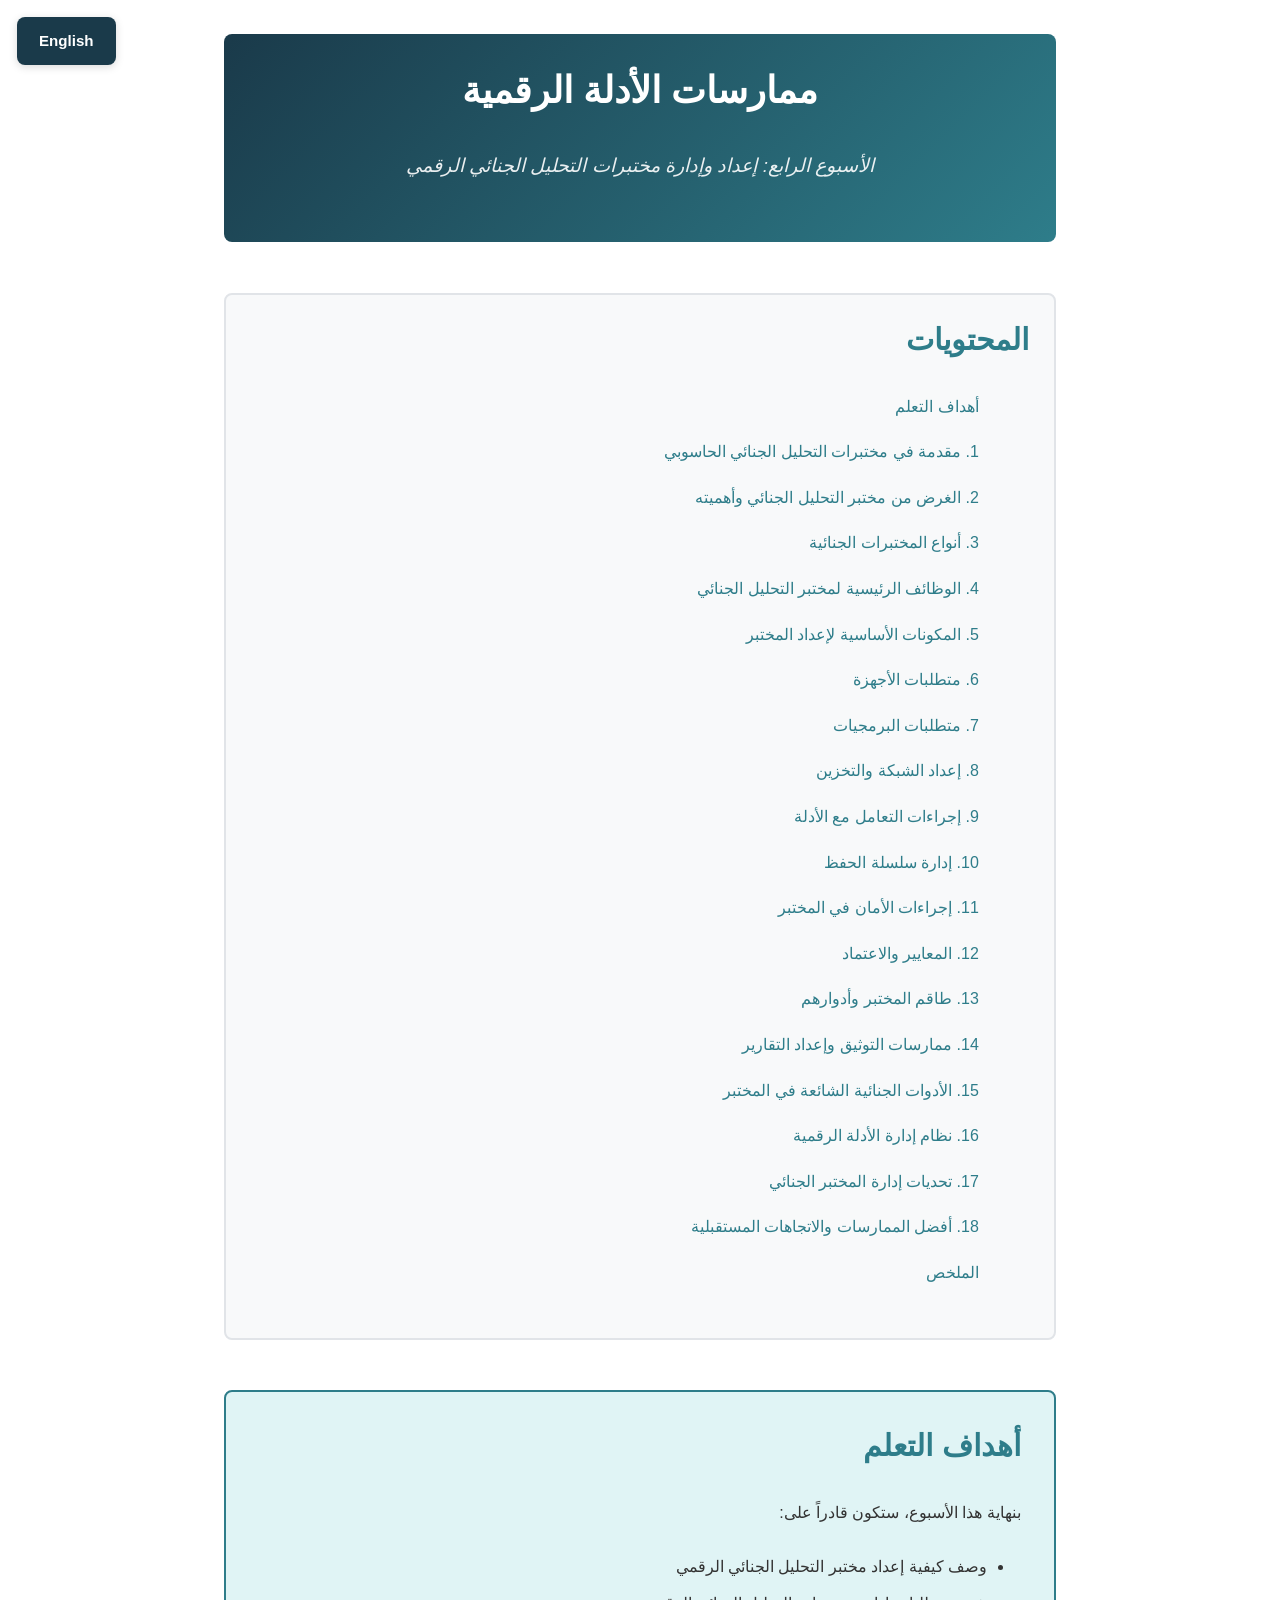
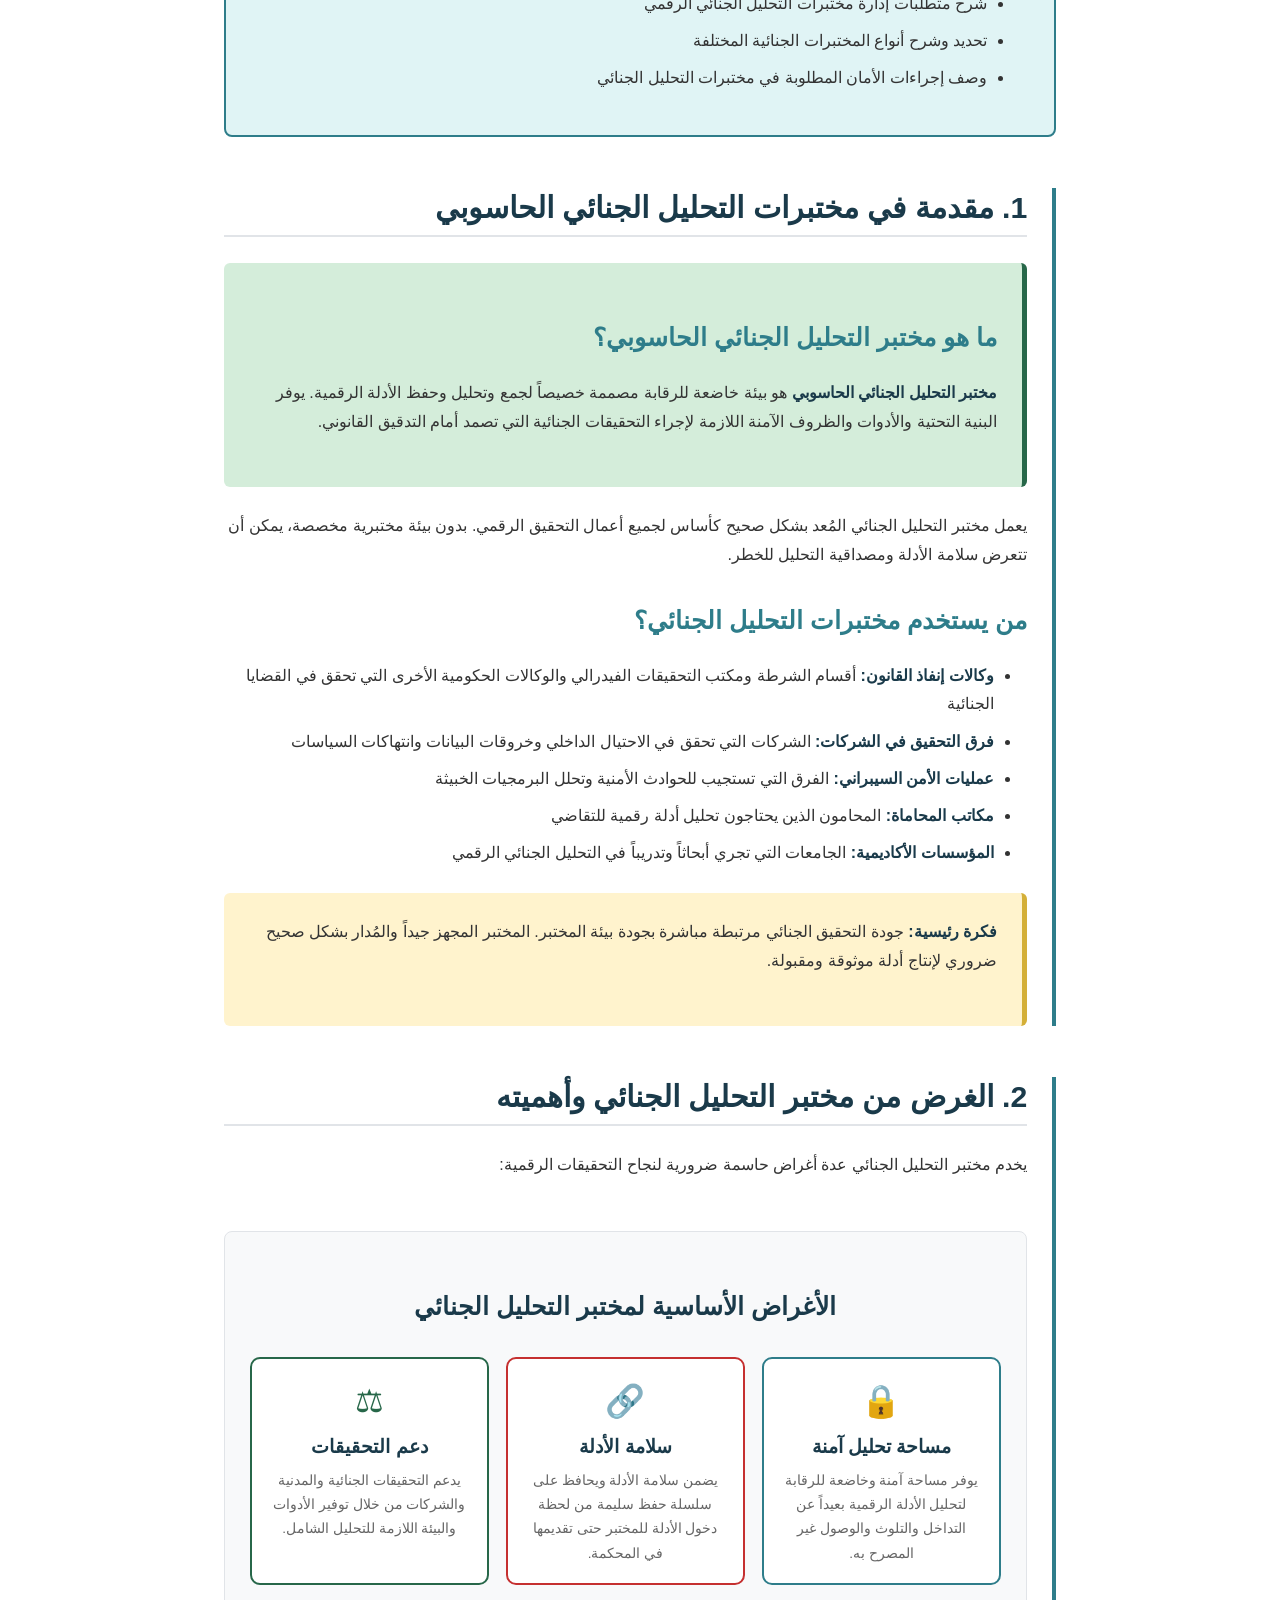
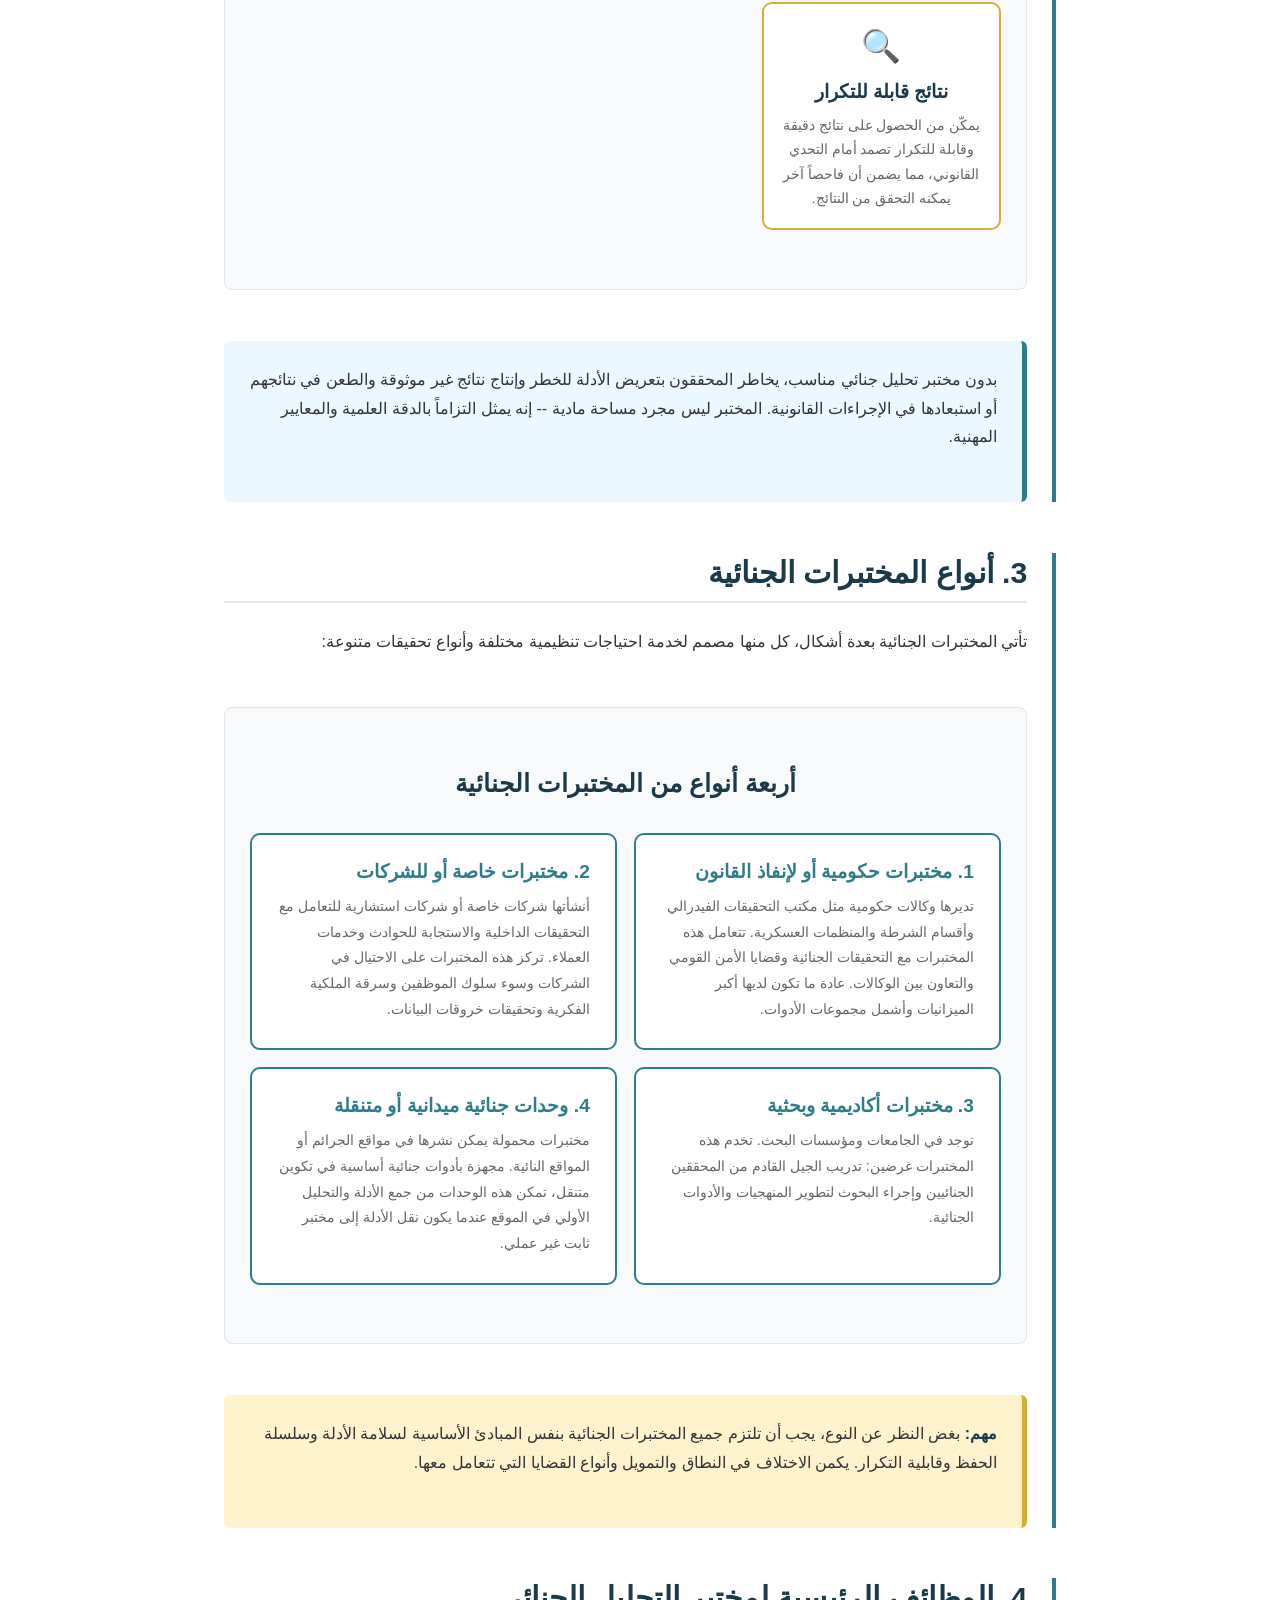
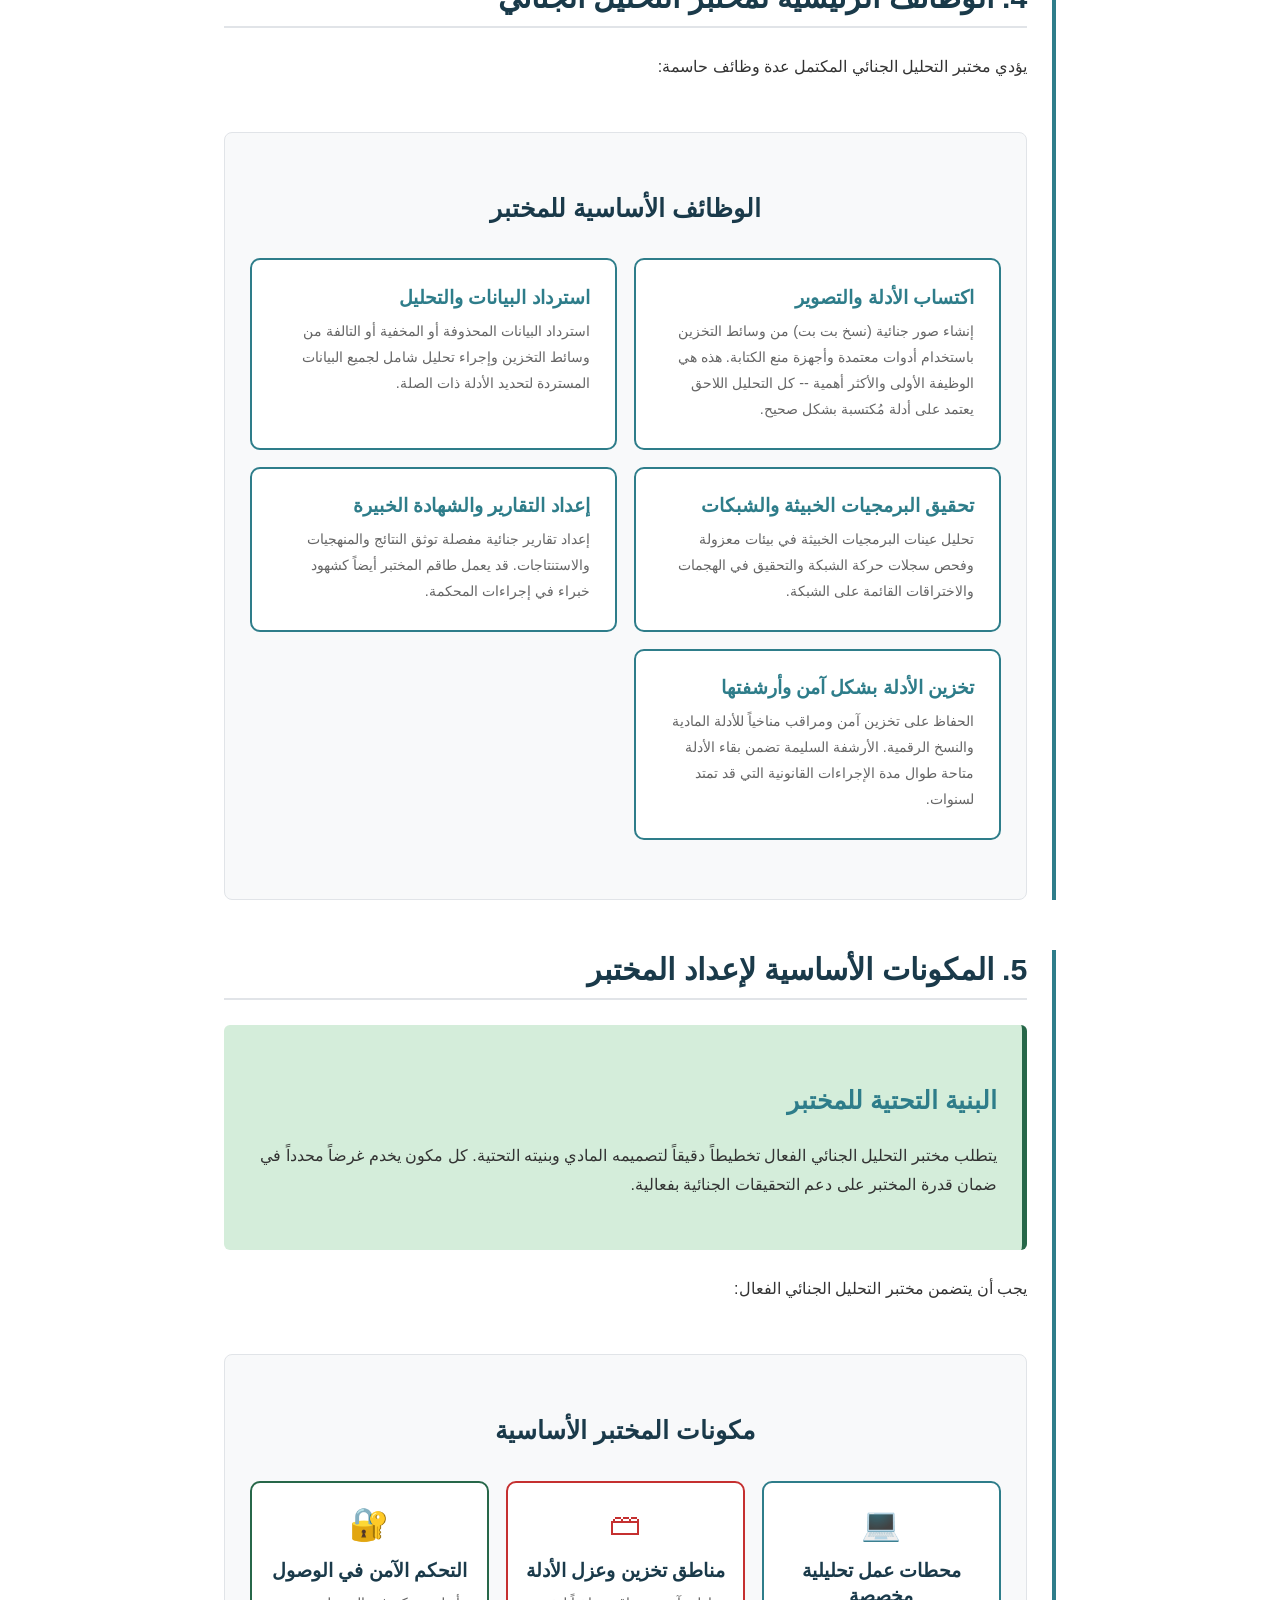
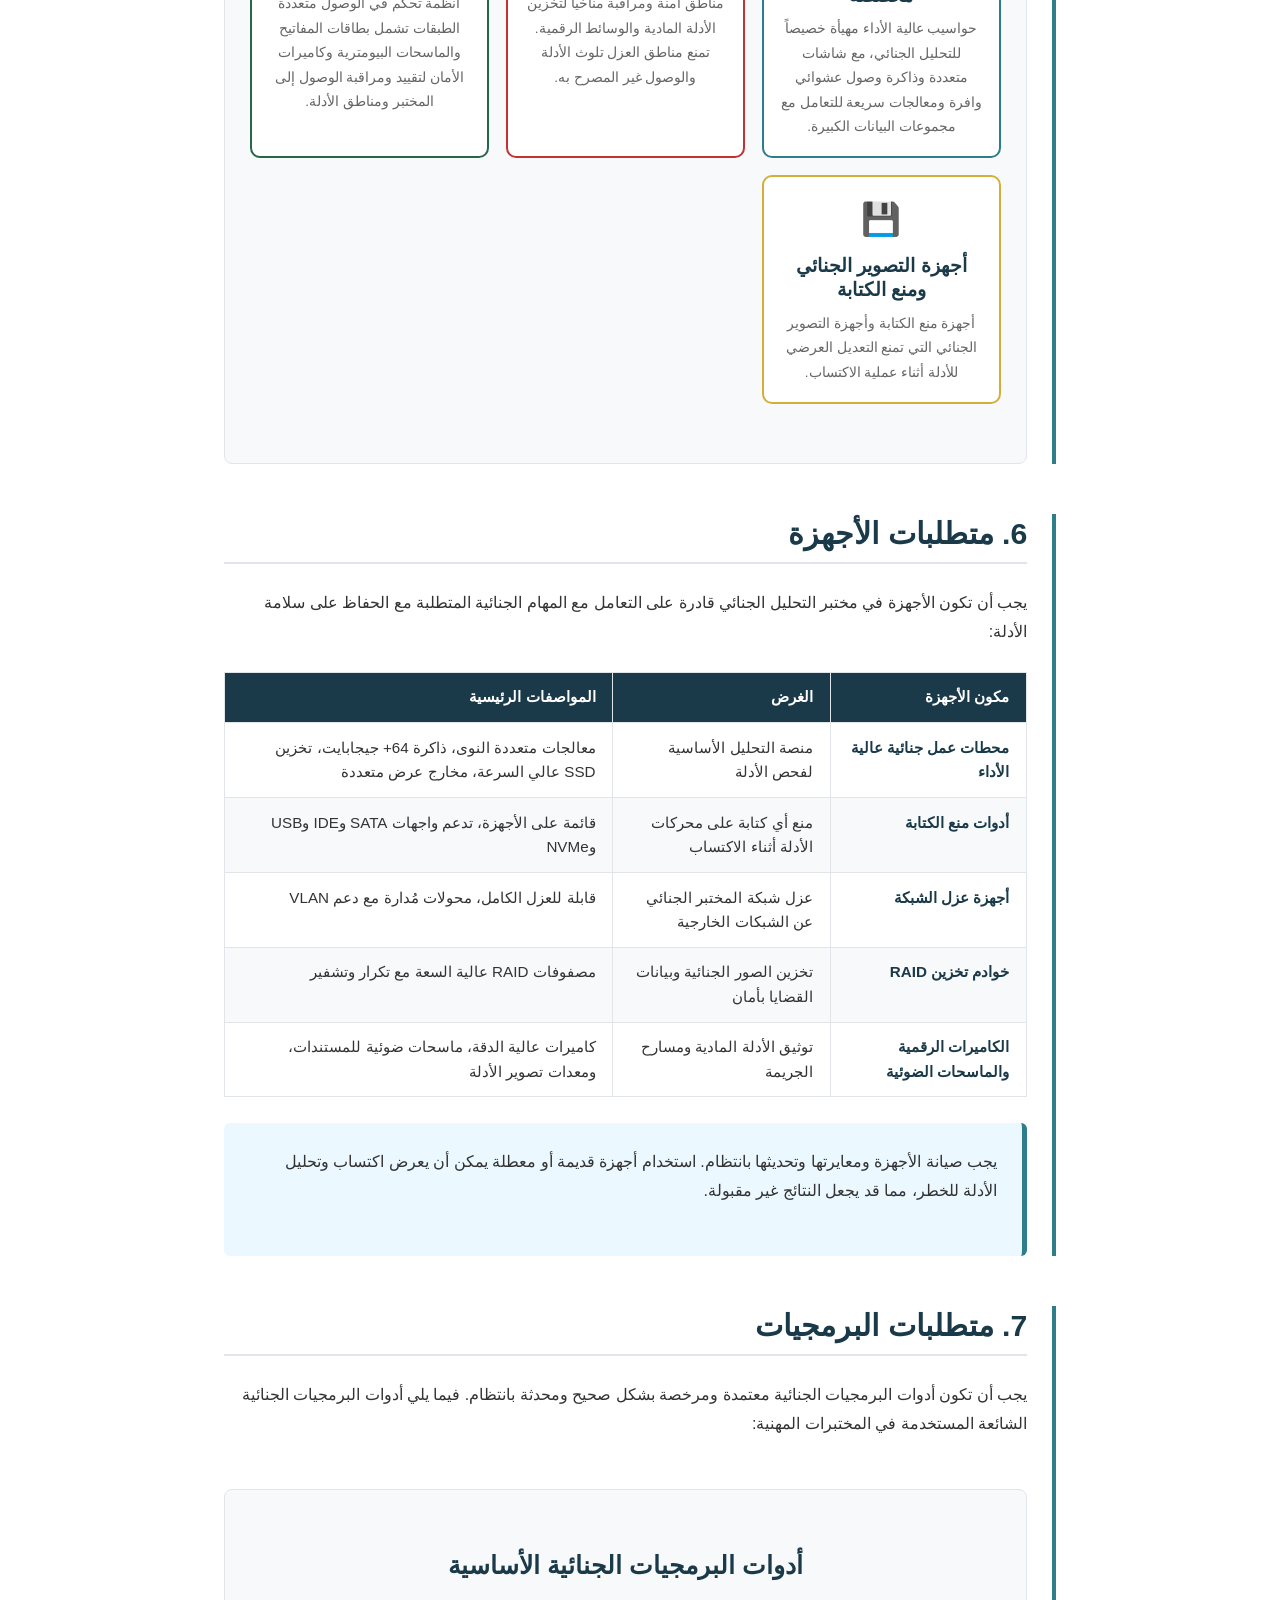
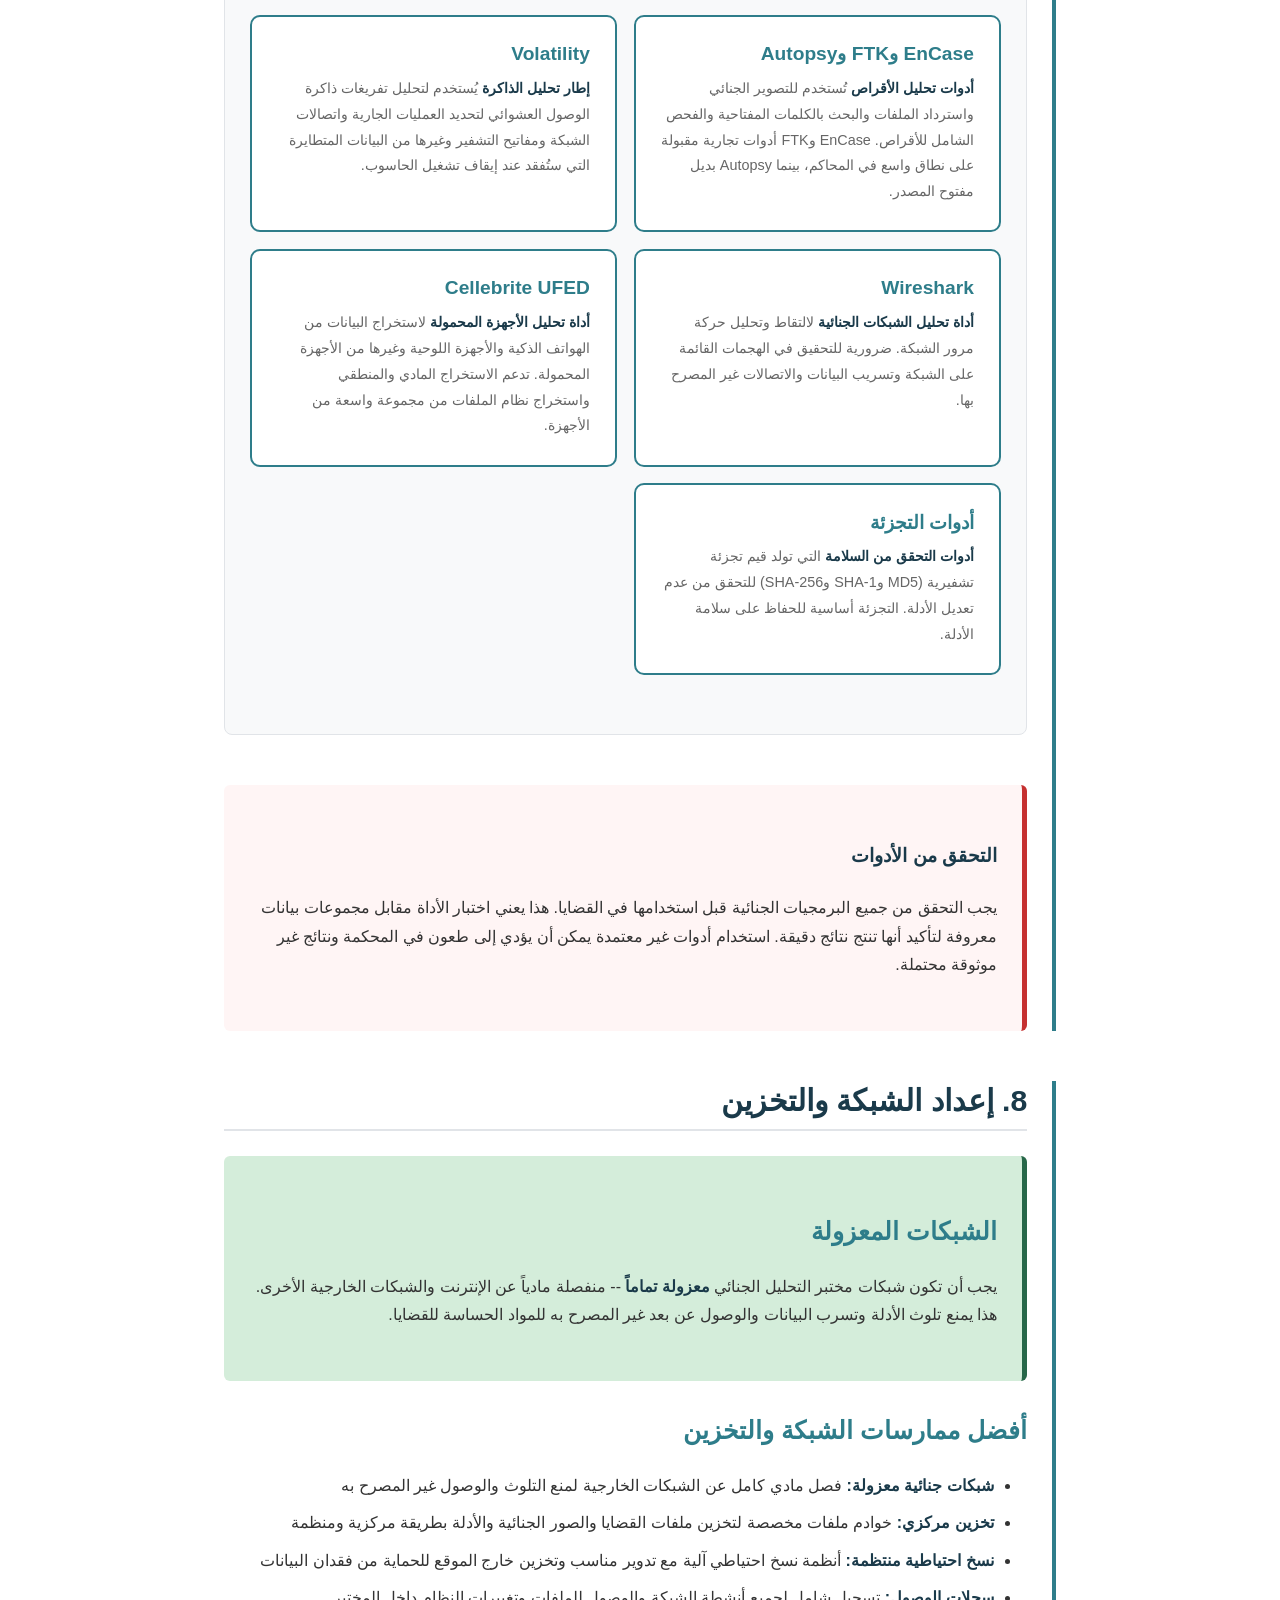
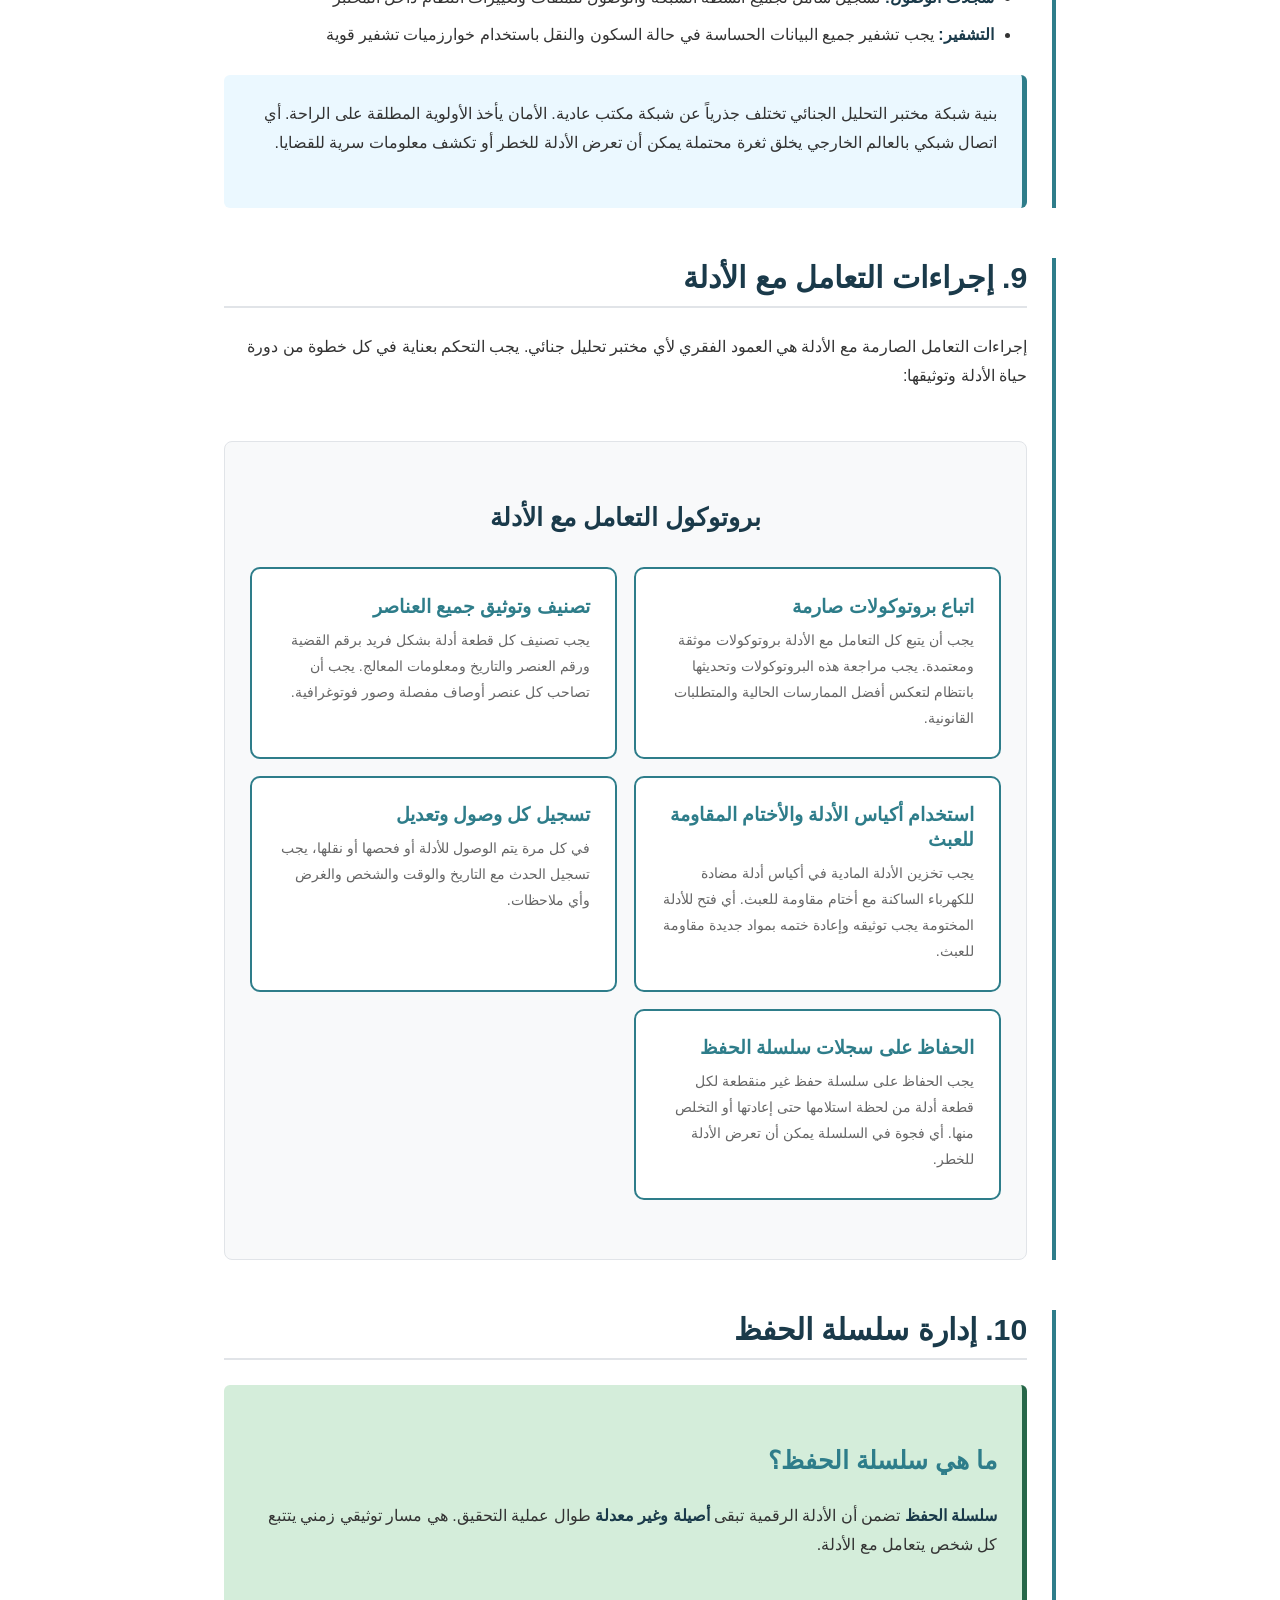
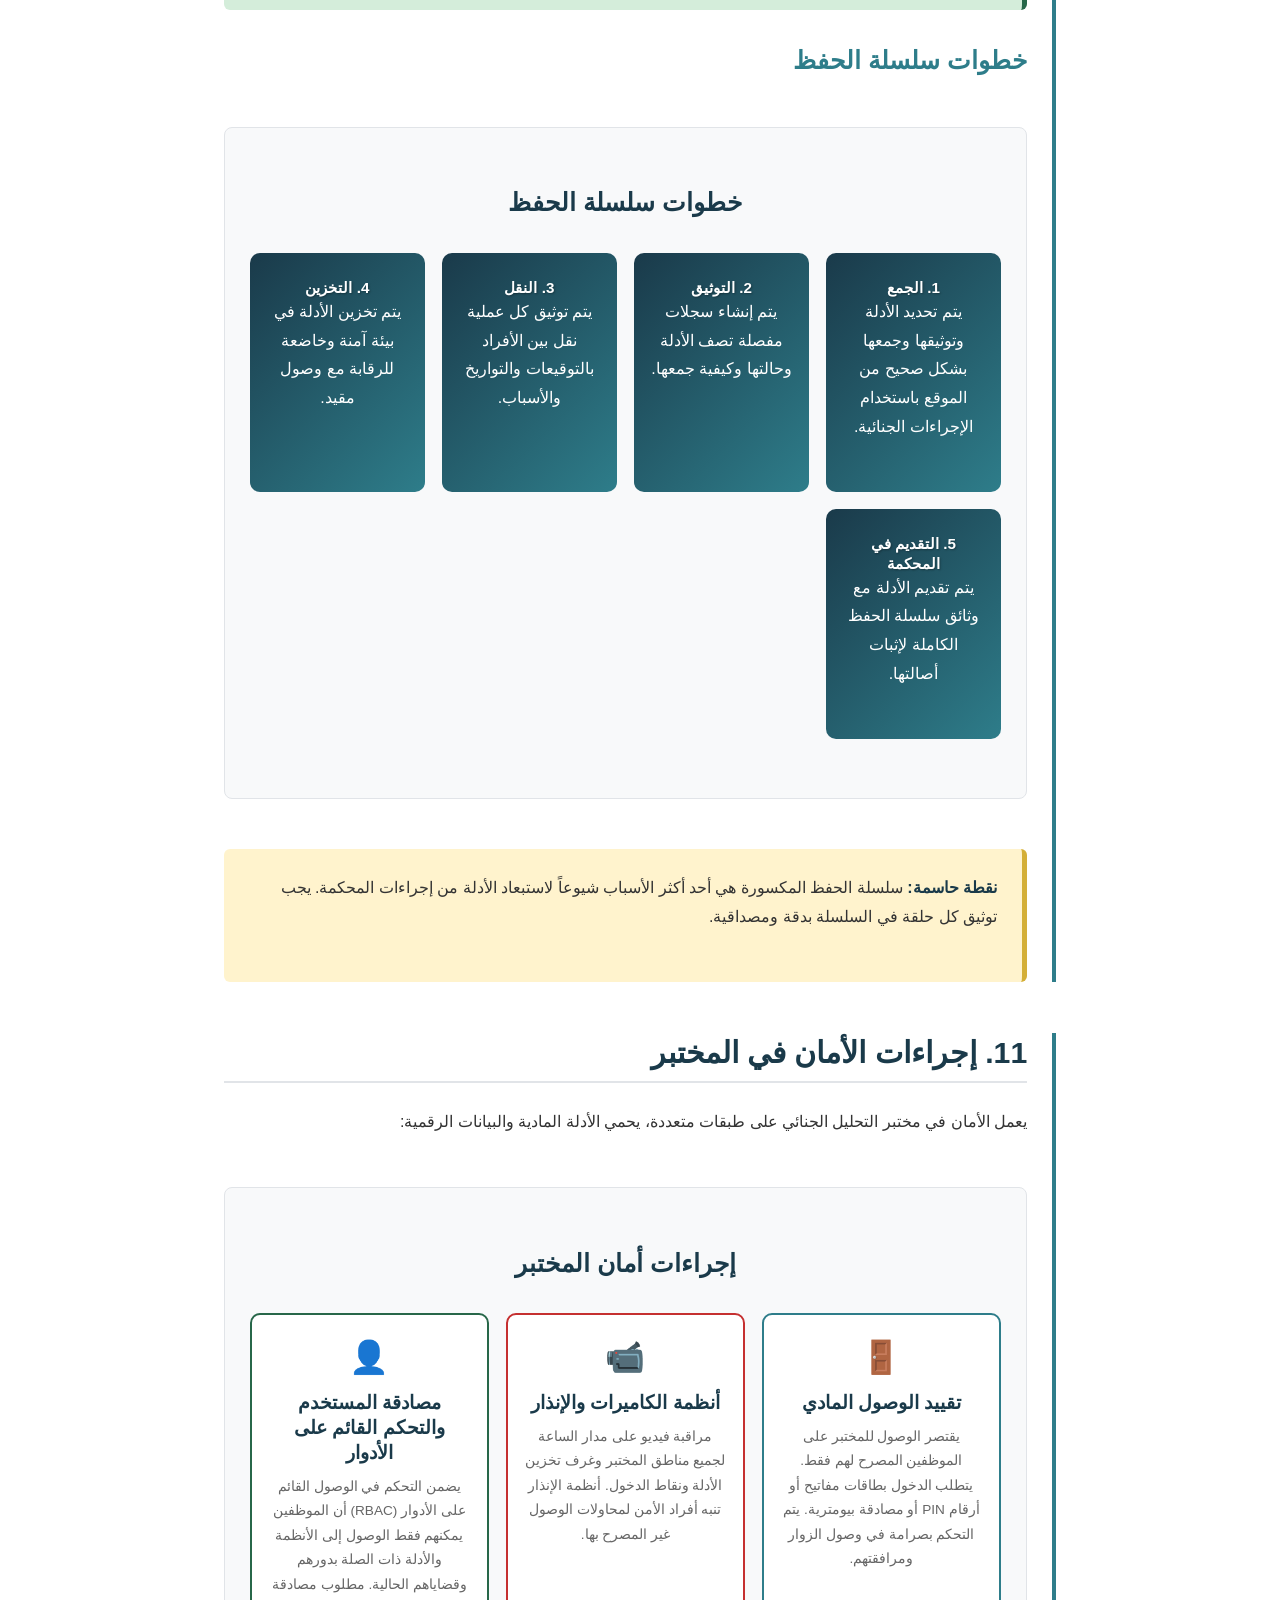
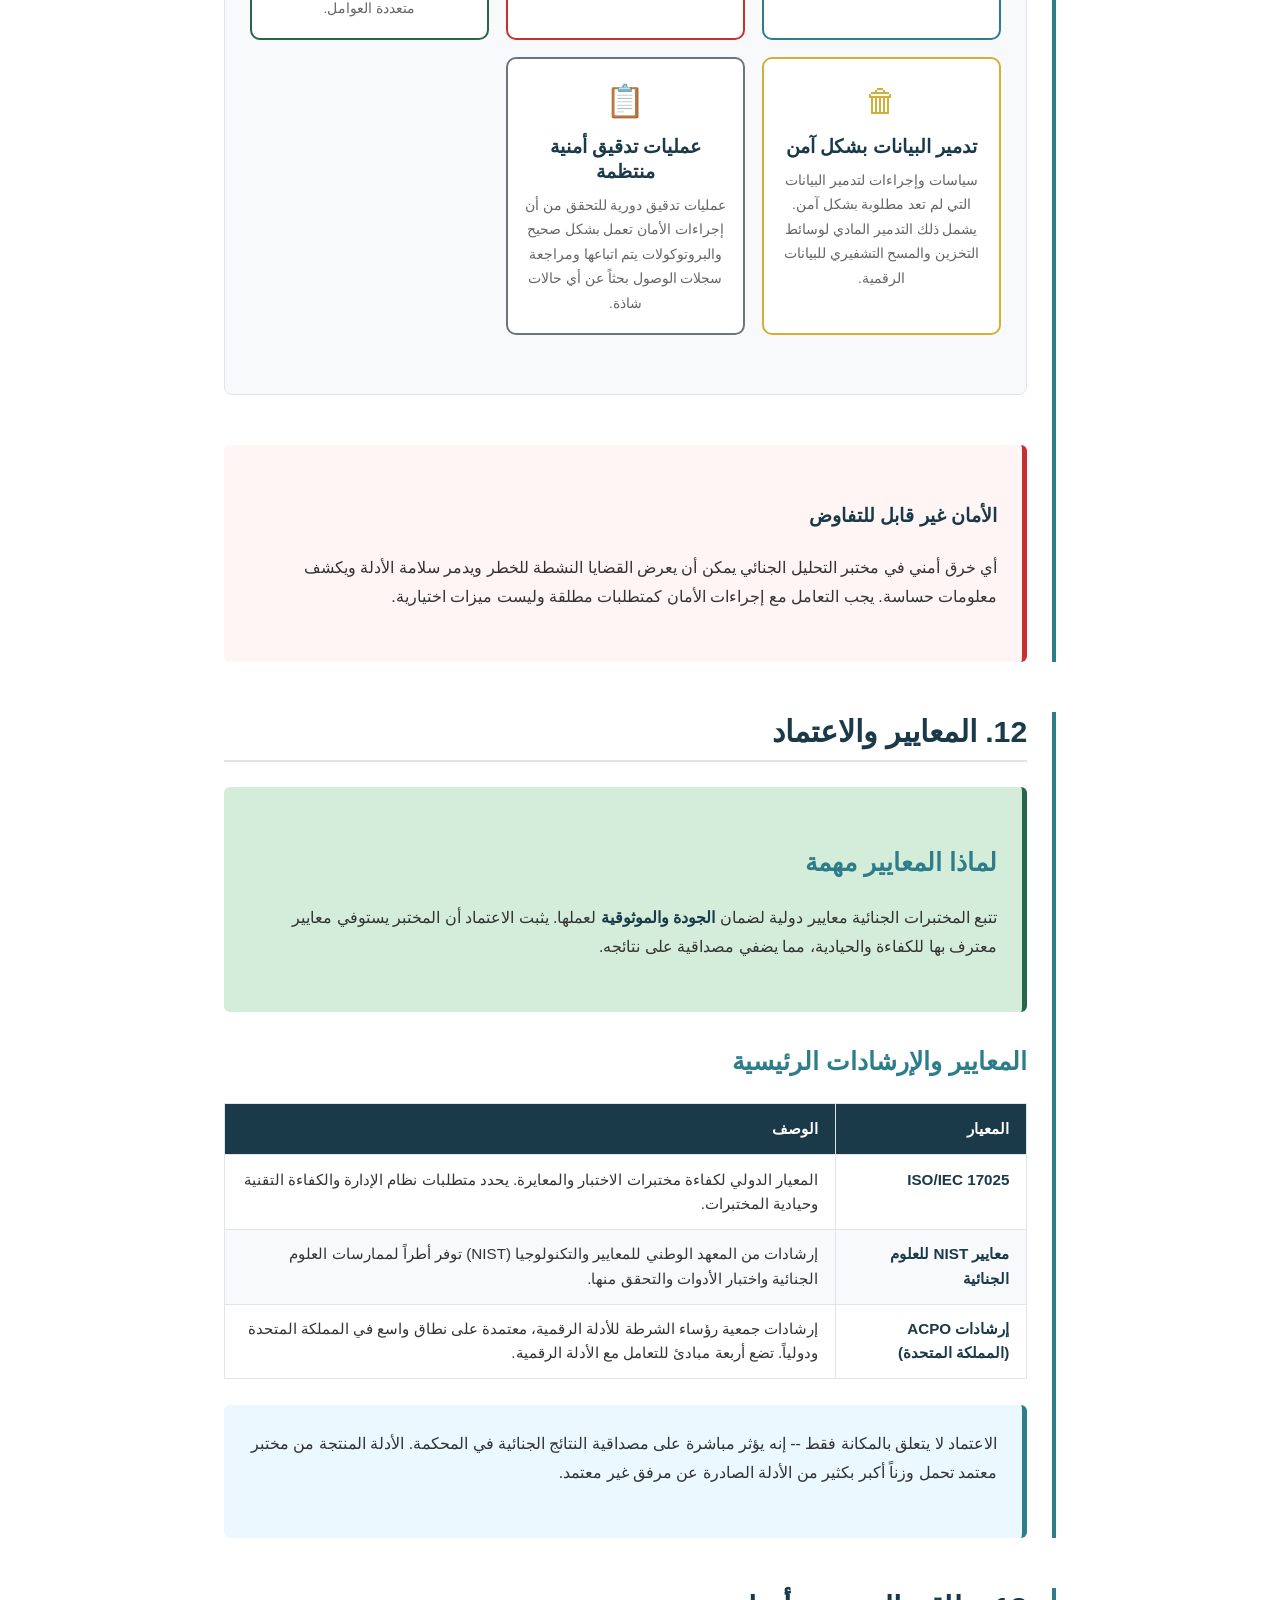
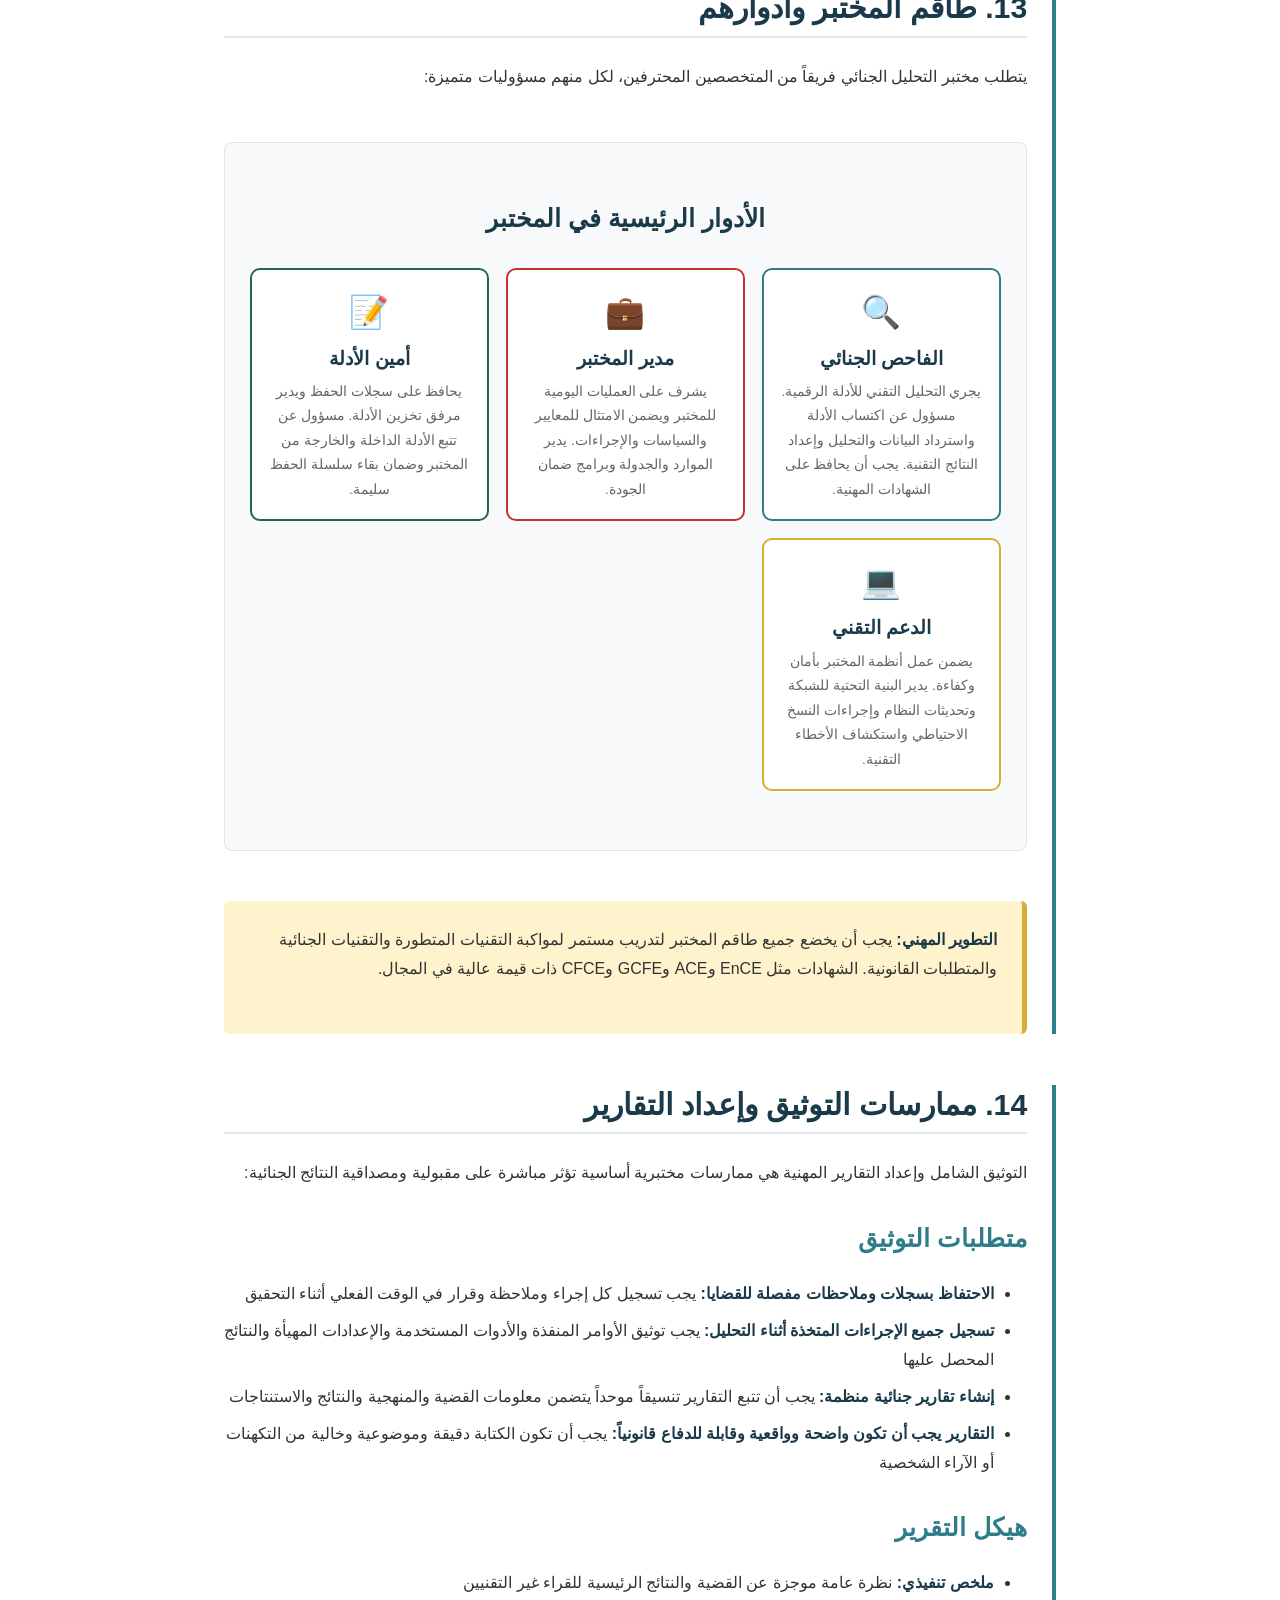
<file: weeks/week4_ar.html>
<!DOCTYPE html>
<html lang="ar" dir="rtl">
<head>
    <meta charset="UTF-8">
    <meta name="viewport" content="width=device-width, initial-scale=1.0">
    <title>الأسبوع الرابع: ممارسات الأدلة الرقمية - مختبرات التحليل الجنائي</title>
    <link rel="stylesheet" href="../css/styles.css">
    <link href="https://fonts.googleapis.com/css2?family=Cairo:wght@400;600;700&display=swap" rel="stylesheet">
</head>
<body>
    <!-- Language Switcher -->
    <div class="language-switcher">
        <a href="week4.html" class="lang-button" title="Switch to English">English</a>
    </div>

    <header>
        <h1>ممارسات الأدلة الرقمية</h1>
        <p class="subtitle">الأسبوع الرابع: إعداد وإدارة مختبرات التحليل الجنائي الرقمي</p>
    </header>

    <nav class="table-of-contents no-print">
        <h2>المحتويات</h2>
        <ul>
            <li><a href="#objectives">أهداف التعلم</a></li>
            <li><a href="#introduction">1. مقدمة في مختبرات التحليل الجنائي الحاسوبي</a></li>
            <li><a href="#purpose">2. الغرض من مختبر التحليل الجنائي وأهميته</a></li>
            <li><a href="#types">3. أنواع المختبرات الجنائية</a></li>
            <li><a href="#functions">4. الوظائف الرئيسية لمختبر التحليل الجنائي</a></li>
            <li><a href="#components">5. المكونات الأساسية لإعداد المختبر</a></li>
            <li><a href="#hardware">6. متطلبات الأجهزة</a></li>
            <li><a href="#software">7. متطلبات البرمجيات</a></li>
            <li><a href="#network">8. إعداد الشبكة والتخزين</a></li>
            <li><a href="#evidence-handling">9. إجراءات التعامل مع الأدلة</a></li>
            <li><a href="#chain-of-custody">10. إدارة سلسلة الحفظ</a></li>
            <li><a href="#security">11. إجراءات الأمان في المختبر</a></li>
            <li><a href="#standards">12. المعايير والاعتماد</a></li>
            <li><a href="#personnel">13. طاقم المختبر وأدوارهم</a></li>
            <li><a href="#documentation">14. ممارسات التوثيق وإعداد التقارير</a></li>
            <li><a href="#tools">15. الأدوات الجنائية الشائعة في المختبر</a></li>
            <li><a href="#dems">16. نظام إدارة الأدلة الرقمية</a></li>
            <li><a href="#challenges">17. تحديات إدارة المختبر الجنائي</a></li>
            <li><a href="#best-practices">18. أفضل الممارسات والاتجاهات المستقبلية</a></li>
            <li><a href="#summary">الملخص</a></li>
        </ul>
    </nav>

    <main>
        <!-- Learning Objectives -->
        <section id="objectives" class="learning-objectives">
            <h2>أهداف التعلم</h2>
            <p>بنهاية هذا الأسبوع، ستكون قادراً على:</p>
            <ul>
                <li>وصف كيفية إعداد مختبر التحليل الجنائي الرقمي</li>
                <li>شرح متطلبات إدارة مختبرات التحليل الجنائي الرقمي</li>
                <li>تحديد وشرح أنواع المختبرات الجنائية المختلفة</li>
                <li>وصف إجراءات الأمان المطلوبة في مختبرات التحليل الجنائي</li>
            </ul>
        </section>

        <!-- Section 1: Introduction -->
        <section id="introduction" class="content-section">
            <h2>1. مقدمة في مختبرات التحليل الجنائي الحاسوبي</h2>

            <div class="definition">
                <h3>ما هو مختبر التحليل الجنائي الحاسوبي؟</h3>
                <p><strong>مختبر التحليل الجنائي الحاسوبي</strong> هو بيئة خاضعة للرقابة مصممة خصيصاً لجمع وتحليل وحفظ الأدلة الرقمية. يوفر البنية التحتية والأدوات والظروف الآمنة اللازمة لإجراء التحقيقات الجنائية التي تصمد أمام التدقيق القانوني.</p>
            </div>

            <p>يعمل مختبر التحليل الجنائي المُعد بشكل صحيح كأساس لجميع أعمال التحقيق الرقمي. بدون بيئة مختبرية مخصصة، يمكن أن تتعرض سلامة الأدلة ومصداقية التحليل للخطر.</p>

            <h3>من يستخدم مختبرات التحليل الجنائي؟</h3>
            <ul>
                <li><strong>وكالات إنفاذ القانون:</strong> أقسام الشرطة ومكتب التحقيقات الفيدرالي والوكالات الحكومية الأخرى التي تحقق في القضايا الجنائية</li>
                <li><strong>فرق التحقيق في الشركات:</strong> الشركات التي تحقق في الاحتيال الداخلي وخروقات البيانات وانتهاكات السياسات</li>
                <li><strong>عمليات الأمن السيبراني:</strong> الفرق التي تستجيب للحوادث الأمنية وتحلل البرمجيات الخبيثة</li>
                <li><strong>مكاتب المحاماة:</strong> المحامون الذين يحتاجون تحليل أدلة رقمية للتقاضي</li>
                <li><strong>المؤسسات الأكاديمية:</strong> الجامعات التي تجري أبحاثاً وتدريباً في التحليل الجنائي الرقمي</li>
            </ul>

            <div class="key-message">
                <p><strong>فكرة رئيسية:</strong> جودة التحقيق الجنائي مرتبطة مباشرة بجودة بيئة المختبر. المختبر المجهز جيداً والمُدار بشكل صحيح ضروري لإنتاج أدلة موثوقة ومقبولة.</p>
            </div>
        </section>

        <!-- Section 2: Purpose and Importance -->
        <section id="purpose" class="content-section">
            <h2>2. الغرض من مختبر التحليل الجنائي وأهميته</h2>

            <p>يخدم مختبر التحليل الجنائي عدة أغراض حاسمة ضرورية لنجاح التحقيقات الرقمية:</p>

            <div class="diagram-container">
                <div class="diagram-title-section">
                    <h3 class="diagram-title">الأغراض الأساسية لمختبر التحليل الجنائي</h3>
                </div>
                <div class="evidence-grid">
                    <div class="evidence-card evidence-artifact">
                        <div class="evidence-icon">&#128274;</div>
                        <h4>مساحة تحليل آمنة</h4>
                        <p>يوفر مساحة آمنة وخاضعة للرقابة لتحليل الأدلة الرقمية بعيداً عن التداخل والتلوث والوصول غير المصرح به.</p>
                    </div>
                    <div class="evidence-card evidence-inculpatory">
                        <div class="evidence-icon">&#128279;</div>
                        <h4>سلامة الأدلة</h4>
                        <p>يضمن سلامة الأدلة ويحافظ على سلسلة حفظ سليمة من لحظة دخول الأدلة للمختبر حتى تقديمها في المحكمة.</p>
                    </div>
                    <div class="evidence-card evidence-exculpatory">
                        <div class="evidence-icon">&#9878;</div>
                        <h4>دعم التحقيقات</h4>
                        <p>يدعم التحقيقات الجنائية والمدنية والشركات من خلال توفير الأدوات والبيئة اللازمة للتحليل الشامل.</p>
                    </div>
                    <div class="evidence-card evidence-admissible">
                        <div class="evidence-icon">&#128269;</div>
                        <h4>نتائج قابلة للتكرار</h4>
                        <p>يمكّن من الحصول على نتائج دقيقة وقابلة للتكرار تصمد أمام التحدي القانوني، مما يضمن أن فاحصاً آخر يمكنه التحقق من النتائج.</p>
                    </div>
                </div>
            </div>

            <div class="forensic-note">
                <p>بدون مختبر تحليل جنائي مناسب، يخاطر المحققون بتعريض الأدلة للخطر وإنتاج نتائج غير موثوقة والطعن في نتائجهم أو استبعادها في الإجراءات القانونية. المختبر ليس مجرد مساحة مادية -- إنه يمثل التزاماً بالدقة العلمية والمعايير المهنية.</p>
            </div>
        </section>

        <!-- Section 3: Types of Forensic Laboratories -->
        <section id="types" class="content-section">
            <h2>3. أنواع المختبرات الجنائية</h2>

            <p>تأتي المختبرات الجنائية بعدة أشكال، كل منها مصمم لخدمة احتياجات تنظيمية مختلفة وأنواع تحقيقات متنوعة:</p>

            <div class="diagram-container">
                <div class="diagram-title-section">
                    <h3 class="diagram-title">أربعة أنواع من المختبرات الجنائية</h3>
                </div>
                <div class="discovery-methods">
                    <div class="discovery-method">
                        <h4>1. مختبرات حكومية أو لإنفاذ القانون</h4>
                        <p>تديرها وكالات حكومية مثل مكتب التحقيقات الفيدرالي وأقسام الشرطة والمنظمات العسكرية. تتعامل هذه المختبرات مع التحقيقات الجنائية وقضايا الأمن القومي والتعاون بين الوكالات. عادة ما تكون لديها أكبر الميزانيات وأشمل مجموعات الأدوات.</p>
                    </div>
                    <div class="discovery-method">
                        <h4>2. مختبرات خاصة أو للشركات</h4>
                        <p>أنشأتها شركات خاصة أو شركات استشارية للتعامل مع التحقيقات الداخلية والاستجابة للحوادث وخدمات العملاء. تركز هذه المختبرات على الاحتيال في الشركات وسوء سلوك الموظفين وسرقة الملكية الفكرية وتحقيقات خروقات البيانات.</p>
                    </div>
                    <div class="discovery-method">
                        <h4>3. مختبرات أكاديمية وبحثية</h4>
                        <p>توجد في الجامعات ومؤسسات البحث. تخدم هذه المختبرات غرضين: تدريب الجيل القادم من المحققين الجنائيين وإجراء البحوث لتطوير المنهجيات والأدوات الجنائية.</p>
                    </div>
                    <div class="discovery-method">
                        <h4>4. وحدات جنائية ميدانية أو متنقلة</h4>
                        <p>مختبرات محمولة يمكن نشرها في مواقع الجرائم أو المواقع النائية. مجهزة بأدوات جنائية أساسية في تكوين متنقل، تمكن هذه الوحدات من جمع الأدلة والتحليل الأولي في الموقع عندما يكون نقل الأدلة إلى مختبر ثابت غير عملي.</p>
                    </div>
                </div>
            </div>

            <div class="key-message">
                <p><strong>مهم:</strong> بغض النظر عن النوع، يجب أن تلتزم جميع المختبرات الجنائية بنفس المبادئ الأساسية لسلامة الأدلة وسلسلة الحفظ وقابلية التكرار. يكمن الاختلاف في النطاق والتمويل وأنواع القضايا التي تتعامل معها.</p>
            </div>
        </section>

        <!-- Section 4: Key Functions -->
        <section id="functions" class="content-section">
            <h2>4. الوظائف الرئيسية لمختبر التحليل الجنائي</h2>

            <p>يؤدي مختبر التحليل الجنائي المكتمل عدة وظائف حاسمة:</p>

            <div class="diagram-container">
                <div class="diagram-title-section">
                    <h3 class="diagram-title">الوظائف الأساسية للمختبر</h3>
                </div>
                <div class="discovery-methods">
                    <div class="discovery-method">
                        <h4>اكتساب الأدلة والتصوير</h4>
                        <p>إنشاء صور جنائية (نسخ بت بت) من وسائط التخزين باستخدام أدوات معتمدة وأجهزة منع الكتابة. هذه هي الوظيفة الأولى والأكثر أهمية -- كل التحليل اللاحق يعتمد على أدلة مُكتسبة بشكل صحيح.</p>
                    </div>
                    <div class="discovery-method">
                        <h4>استرداد البيانات والتحليل</h4>
                        <p>استرداد البيانات المحذوفة أو المخفية أو التالفة من وسائط التخزين وإجراء تحليل شامل لجميع البيانات المستردة لتحديد الأدلة ذات الصلة.</p>
                    </div>
                    <div class="discovery-method">
                        <h4>تحقيق البرمجيات الخبيثة والشبكات</h4>
                        <p>تحليل عينات البرمجيات الخبيثة في بيئات معزولة وفحص سجلات حركة الشبكة والتحقيق في الهجمات والاختراقات القائمة على الشبكة.</p>
                    </div>
                    <div class="discovery-method">
                        <h4>إعداد التقارير والشهادة الخبيرة</h4>
                        <p>إعداد تقارير جنائية مفصلة توثق النتائج والمنهجيات والاستنتاجات. قد يعمل طاقم المختبر أيضاً كشهود خبراء في إجراءات المحكمة.</p>
                    </div>
                    <div class="discovery-method">
                        <h4>تخزين الأدلة بشكل آمن وأرشفتها</h4>
                        <p>الحفاظ على تخزين آمن ومراقب مناخياً للأدلة المادية والنسخ الرقمية. الأرشفة السليمة تضمن بقاء الأدلة متاحة طوال مدة الإجراءات القانونية التي قد تمتد لسنوات.</p>
                    </div>
                </div>
            </div>
        </section>

        <!-- Section 5: Essential Components -->
        <section id="components" class="content-section">
            <h2>5. المكونات الأساسية لإعداد المختبر</h2>

            <div class="definition">
                <h3>البنية التحتية للمختبر</h3>
                <p>يتطلب مختبر التحليل الجنائي الفعال تخطيطاً دقيقاً لتصميمه المادي وبنيته التحتية. كل مكون يخدم غرضاً محدداً في ضمان قدرة المختبر على دعم التحقيقات الجنائية بفعالية.</p>
            </div>

            <p>يجب أن يتضمن مختبر التحليل الجنائي الفعال:</p>

            <div class="diagram-container">
                <div class="diagram-title-section">
                    <h3 class="diagram-title">مكونات المختبر الأساسية</h3>
                </div>
                <div class="evidence-grid">
                    <div class="evidence-card evidence-artifact">
                        <div class="evidence-icon">&#128187;</div>
                        <h4>محطات عمل تحليلية مخصصة</h4>
                        <p>حواسيب عالية الأداء مهيأة خصيصاً للتحليل الجنائي، مع شاشات متعددة وذاكرة وصول عشوائي وافرة ومعالجات سريعة للتعامل مع مجموعات البيانات الكبيرة.</p>
                    </div>
                    <div class="evidence-card evidence-inculpatory">
                        <div class="evidence-icon">&#128451;</div>
                        <h4>مناطق تخزين وعزل الأدلة</h4>
                        <p>مناطق آمنة ومراقبة مناخياً لتخزين الأدلة المادية والوسائط الرقمية. تمنع مناطق العزل تلوث الأدلة والوصول غير المصرح به.</p>
                    </div>
                    <div class="evidence-card evidence-exculpatory">
                        <div class="evidence-icon">&#128272;</div>
                        <h4>التحكم الآمن في الوصول</h4>
                        <p>أنظمة تحكم في الوصول متعددة الطبقات تشمل بطاقات المفاتيح والماسحات البيومترية وكاميرات الأمان لتقييد ومراقبة الوصول إلى المختبر ومناطق الأدلة.</p>
                    </div>
                    <div class="evidence-card evidence-admissible">
                        <div class="evidence-icon">&#128190;</div>
                        <h4>أجهزة التصوير الجنائي ومنع الكتابة</h4>
                        <p>أجهزة منع الكتابة وأجهزة التصوير الجنائي التي تمنع التعديل العرضي للأدلة أثناء عملية الاكتساب.</p>
                    </div>
                </div>
            </div>
        </section>

        <!-- Section 6: Hardware Requirements -->
        <section id="hardware" class="content-section">
            <h2>6. متطلبات الأجهزة</h2>

            <p>يجب أن تكون الأجهزة في مختبر التحليل الجنائي قادرة على التعامل مع المهام الجنائية المتطلبة مع الحفاظ على سلامة الأدلة:</p>

            <table>
                <thead>
                    <tr>
                        <th>مكون الأجهزة</th>
                        <th>الغرض</th>
                        <th>المواصفات الرئيسية</th>
                    </tr>
                </thead>
                <tbody>
                    <tr>
                        <td><strong>محطات عمل جنائية عالية الأداء</strong></td>
                        <td>منصة التحليل الأساسية لفحص الأدلة</td>
                        <td>معالجات متعددة النوى، ذاكرة 64+ جيجابايت، تخزين SSD عالي السرعة، مخارج عرض متعددة</td>
                    </tr>
                    <tr>
                        <td><strong>أدوات منع الكتابة</strong></td>
                        <td>منع أي كتابة على محركات الأدلة أثناء الاكتساب</td>
                        <td>قائمة على الأجهزة، تدعم واجهات SATA وIDE وUSB وNVMe</td>
                    </tr>
                    <tr>
                        <td><strong>أجهزة عزل الشبكة</strong></td>
                        <td>عزل شبكة المختبر الجنائي عن الشبكات الخارجية</td>
                        <td>قابلة للعزل الكامل، محولات مُدارة مع دعم VLAN</td>
                    </tr>
                    <tr>
                        <td><strong>خوادم تخزين RAID</strong></td>
                        <td>تخزين الصور الجنائية وبيانات القضايا بأمان</td>
                        <td>مصفوفات RAID عالية السعة مع تكرار وتشفير</td>
                    </tr>
                    <tr>
                        <td><strong>الكاميرات الرقمية والماسحات الضوئية</strong></td>
                        <td>توثيق الأدلة المادية ومسارح الجريمة</td>
                        <td>كاميرات عالية الدقة، ماسحات ضوئية للمستندات، ومعدات تصوير الأدلة</td>
                    </tr>
                </tbody>
            </table>

            <div class="forensic-note">
                <p>يجب صيانة الأجهزة ومعايرتها وتحديثها بانتظام. استخدام أجهزة قديمة أو معطلة يمكن أن يعرض اكتساب وتحليل الأدلة للخطر، مما قد يجعل النتائج غير مقبولة.</p>
            </div>
        </section>

        <!-- Section 7: Software Requirements -->
        <section id="software" class="content-section">
            <h2>7. متطلبات البرمجيات</h2>

            <p>يجب أن تكون أدوات البرمجيات الجنائية معتمدة ومرخصة بشكل صحيح ومحدثة بانتظام. فيما يلي أدوات البرمجيات الجنائية الشائعة المستخدمة في المختبرات المهنية:</p>

            <div class="diagram-container">
                <div class="diagram-title-section">
                    <h3 class="diagram-title">أدوات البرمجيات الجنائية الأساسية</h3>
                </div>
                <div class="discovery-methods">
                    <div class="discovery-method">
                        <h4>EnCase وFTK وAutopsy</h4>
                        <p><strong>أدوات تحليل الأقراص</strong> تُستخدم للتصوير الجنائي واسترداد الملفات والبحث بالكلمات المفتاحية والفحص الشامل للأقراص. EnCase وFTK أدوات تجارية مقبولة على نطاق واسع في المحاكم، بينما Autopsy بديل مفتوح المصدر.</p>
                    </div>
                    <div class="discovery-method">
                        <h4>Volatility</h4>
                        <p><strong>إطار تحليل الذاكرة</strong> يُستخدم لتحليل تفريغات ذاكرة الوصول العشوائي لتحديد العمليات الجارية واتصالات الشبكة ومفاتيح التشفير وغيرها من البيانات المتطايرة التي ستُفقد عند إيقاف تشغيل الحاسوب.</p>
                    </div>
                    <div class="discovery-method">
                        <h4>Wireshark</h4>
                        <p><strong>أداة تحليل الشبكات الجنائية</strong> لالتقاط وتحليل حركة مرور الشبكة. ضرورية للتحقيق في الهجمات القائمة على الشبكة وتسريب البيانات والاتصالات غير المصرح بها.</p>
                    </div>
                    <div class="discovery-method">
                        <h4>Cellebrite UFED</h4>
                        <p><strong>أداة تحليل الأجهزة المحمولة</strong> لاستخراج البيانات من الهواتف الذكية والأجهزة اللوحية وغيرها من الأجهزة المحمولة. تدعم الاستخراج المادي والمنطقي واستخراج نظام الملفات من مجموعة واسعة من الأجهزة.</p>
                    </div>
                    <div class="discovery-method">
                        <h4>أدوات التجزئة</h4>
                        <p><strong>أدوات التحقق من السلامة</strong> التي تولد قيم تجزئة تشفيرية (MD5 وSHA-1 وSHA-256) للتحقق من عدم تعديل الأدلة. التجزئة أساسية للحفاظ على سلامة الأدلة.</p>
                    </div>
                </div>
            </div>

            <div class="warning-box">
                <h4>التحقق من الأدوات</h4>
                <p>يجب التحقق من جميع البرمجيات الجنائية قبل استخدامها في القضايا. هذا يعني اختبار الأداة مقابل مجموعات بيانات معروفة لتأكيد أنها تنتج نتائج دقيقة. استخدام أدوات غير معتمدة يمكن أن يؤدي إلى طعون في المحكمة ونتائج غير موثوقة محتملة.</p>
            </div>
        </section>

        <!-- Section 8: Network and Storage Setup -->
        <section id="network" class="content-section">
            <h2>8. إعداد الشبكة والتخزين</h2>

            <div class="definition">
                <h3>الشبكات المعزولة</h3>
                <p>يجب أن تكون شبكات مختبر التحليل الجنائي <strong>معزولة تماماً</strong> -- منفصلة مادياً عن الإنترنت والشبكات الخارجية الأخرى. هذا يمنع تلوث الأدلة وتسرب البيانات والوصول عن بعد غير المصرح به للمواد الحساسة للقضايا.</p>
            </div>

            <h3>أفضل ممارسات الشبكة والتخزين</h3>
            <ul>
                <li><strong>شبكات جنائية معزولة:</strong> فصل مادي كامل عن الشبكات الخارجية لمنع التلوث والوصول غير المصرح به</li>
                <li><strong>تخزين مركزي:</strong> خوادم ملفات مخصصة لتخزين ملفات القضايا والصور الجنائية والأدلة بطريقة مركزية ومنظمة</li>
                <li><strong>نسخ احتياطية منتظمة:</strong> أنظمة نسخ احتياطي آلية مع تدوير مناسب وتخزين خارج الموقع للحماية من فقدان البيانات</li>
                <li><strong>سجلات الوصول:</strong> تسجيل شامل لجميع أنشطة الشبكة والوصول للملفات وتغييرات النظام داخل المختبر</li>
                <li><strong>التشفير:</strong> يجب تشفير جميع البيانات الحساسة في حالة السكون والنقل باستخدام خوارزميات تشفير قوية</li>
            </ul>

            <div class="forensic-note">
                <p>بنية شبكة مختبر التحليل الجنائي تختلف جذرياً عن شبكة مكتب عادية. الأمان يأخذ الأولوية المطلقة على الراحة. أي اتصال شبكي بالعالم الخارجي يخلق ثغرة محتملة يمكن أن تعرض الأدلة للخطر أو تكشف معلومات سرية للقضايا.</p>
            </div>
        </section>

        <!-- Section 9: Evidence Handling Procedures -->
        <section id="evidence-handling" class="content-section">
            <h2>9. إجراءات التعامل مع الأدلة</h2>

            <p>إجراءات التعامل الصارمة مع الأدلة هي العمود الفقري لأي مختبر تحليل جنائي. يجب التحكم بعناية في كل خطوة من دورة حياة الأدلة وتوثيقها:</p>

            <div class="diagram-container">
                <div class="diagram-title-section">
                    <h3 class="diagram-title">بروتوكول التعامل مع الأدلة</h3>
                </div>
                <div class="discovery-methods">
                    <div class="discovery-method">
                        <h4>اتباع بروتوكولات صارمة</h4>
                        <p>يجب أن يتبع كل التعامل مع الأدلة بروتوكولات موثقة ومعتمدة. يجب مراجعة هذه البروتوكولات وتحديثها بانتظام لتعكس أفضل الممارسات الحالية والمتطلبات القانونية.</p>
                    </div>
                    <div class="discovery-method">
                        <h4>تصنيف وتوثيق جميع العناصر</h4>
                        <p>يجب تصنيف كل قطعة أدلة بشكل فريد برقم القضية ورقم العنصر والتاريخ ومعلومات المعالج. يجب أن تصاحب كل عنصر أوصاف مفصلة وصور فوتوغرافية.</p>
                    </div>
                    <div class="discovery-method">
                        <h4>استخدام أكياس الأدلة والأختام المقاومة للعبث</h4>
                        <p>يجب تخزين الأدلة المادية في أكياس أدلة مضادة للكهرباء الساكنة مع أختام مقاومة للعبث. أي فتح للأدلة المختومة يجب توثيقه وإعادة ختمه بمواد جديدة مقاومة للعبث.</p>
                    </div>
                    <div class="discovery-method">
                        <h4>تسجيل كل وصول وتعديل</h4>
                        <p>في كل مرة يتم الوصول للأدلة أو فحصها أو نقلها، يجب تسجيل الحدث مع التاريخ والوقت والشخص والغرض وأي ملاحظات.</p>
                    </div>
                    <div class="discovery-method">
                        <h4>الحفاظ على سجلات سلسلة الحفظ</h4>
                        <p>يجب الحفاظ على سلسلة حفظ غير منقطعة لكل قطعة أدلة من لحظة استلامها حتى إعادتها أو التخلص منها. أي فجوة في السلسلة يمكن أن تعرض الأدلة للخطر.</p>
                    </div>
                </div>
            </div>
        </section>

        <!-- Section 10: Chain of Custody Management -->
        <section id="chain-of-custody" class="content-section">
            <h2>10. إدارة سلسلة الحفظ</h2>

            <div class="definition">
                <h3>ما هي سلسلة الحفظ؟</h3>
                <p><strong>سلسلة الحفظ</strong> تضمن أن الأدلة الرقمية تبقى <strong>أصيلة وغير معدلة</strong> طوال عملية التحقيق. هي مسار توثيقي زمني يتتبع كل شخص يتعامل مع الأدلة.</p>
            </div>

            <h3>خطوات سلسلة الحفظ</h3>

            <div class="diagram-container">
                <div class="diagram-title-section">
                    <h3 class="diagram-title">خطوات سلسلة الحفظ</h3>
                </div>
                <div class="data-categories-grid">
                    <div class="data-category-card">
                        <h4>1. الجمع</h4>
                        <p>يتم تحديد الأدلة وتوثيقها وجمعها بشكل صحيح من الموقع باستخدام الإجراءات الجنائية.</p>
                    </div>
                    <div class="data-category-card">
                        <h4>2. التوثيق</h4>
                        <p>يتم إنشاء سجلات مفصلة تصف الأدلة وحالتها وكيفية جمعها.</p>
                    </div>
                    <div class="data-category-card">
                        <h4>3. النقل</h4>
                        <p>يتم توثيق كل عملية نقل بين الأفراد بالتوقيعات والتواريخ والأسباب.</p>
                    </div>
                    <div class="data-category-card">
                        <h4>4. التخزين</h4>
                        <p>يتم تخزين الأدلة في بيئة آمنة وخاضعة للرقابة مع وصول مقيد.</p>
                    </div>
                    <div class="data-category-card">
                        <h4>5. التقديم في المحكمة</h4>
                        <p>يتم تقديم الأدلة مع وثائق سلسلة الحفظ الكاملة لإثبات أصالتها.</p>
                    </div>
                </div>
            </div>

            <div class="key-message">
                <p><strong>نقطة حاسمة:</strong> سلسلة الحفظ المكسورة هي أحد أكثر الأسباب شيوعاً لاستبعاد الأدلة من إجراءات المحكمة. يجب توثيق كل حلقة في السلسلة بدقة ومصداقية.</p>
            </div>
        </section>

        <!-- Section 11: Security Measures -->
        <section id="security" class="content-section">
            <h2>11. إجراءات الأمان في المختبر</h2>

            <p>يعمل الأمان في مختبر التحليل الجنائي على طبقات متعددة، يحمي الأدلة المادية والبيانات الرقمية:</p>

            <div class="diagram-container">
                <div class="diagram-title-section">
                    <h3 class="diagram-title">إجراءات أمان المختبر</h3>
                </div>
                <div class="evidence-grid">
                    <div class="evidence-card evidence-artifact">
                        <div class="evidence-icon">&#128682;</div>
                        <h4>تقييد الوصول المادي</h4>
                        <p>يقتصر الوصول للمختبر على الموظفين المصرح لهم فقط. يتطلب الدخول بطاقات مفاتيح أو أرقام PIN أو مصادقة بيومترية. يتم التحكم بصرامة في وصول الزوار ومرافقتهم.</p>
                    </div>
                    <div class="evidence-card evidence-inculpatory">
                        <div class="evidence-icon">&#128249;</div>
                        <h4>أنظمة الكاميرات والإنذار</h4>
                        <p>مراقبة فيديو على مدار الساعة لجميع مناطق المختبر وغرف تخزين الأدلة ونقاط الدخول. أنظمة الإنذار تنبه أفراد الأمن لمحاولات الوصول غير المصرح بها.</p>
                    </div>
                    <div class="evidence-card evidence-exculpatory">
                        <div class="evidence-icon">&#128100;</div>
                        <h4>مصادقة المستخدم والتحكم القائم على الأدوار</h4>
                        <p>يضمن التحكم في الوصول القائم على الأدوار (RBAC) أن الموظفين يمكنهم فقط الوصول إلى الأنظمة والأدلة ذات الصلة بدورهم وقضاياهم الحالية. مطلوب مصادقة متعددة العوامل.</p>
                    </div>
                    <div class="evidence-card evidence-admissible">
                        <div class="evidence-icon">&#128465;</div>
                        <h4>تدمير البيانات بشكل آمن</h4>
                        <p>سياسات وإجراءات لتدمير البيانات التي لم تعد مطلوبة بشكل آمن. يشمل ذلك التدمير المادي لوسائط التخزين والمسح التشفيري للبيانات الرقمية.</p>
                    </div>
                    <div class="evidence-card evidence-inadmissible">
                        <div class="evidence-icon">&#128203;</div>
                        <h4>عمليات تدقيق أمنية منتظمة</h4>
                        <p>عمليات تدقيق دورية للتحقق من أن إجراءات الأمان تعمل بشكل صحيح والبروتوكولات يتم اتباعها ومراجعة سجلات الوصول بحثاً عن أي حالات شاذة.</p>
                    </div>
                </div>
            </div>

            <div class="warning-box">
                <h4>الأمان غير قابل للتفاوض</h4>
                <p>أي خرق أمني في مختبر التحليل الجنائي يمكن أن يعرض القضايا النشطة للخطر ويدمر سلامة الأدلة ويكشف معلومات حساسة. يجب التعامل مع إجراءات الأمان كمتطلبات مطلقة وليست ميزات اختيارية.</p>
            </div>
        </section>

        <!-- Section 12: Standards and Accreditation -->
        <section id="standards" class="content-section">
            <h2>12. المعايير والاعتماد</h2>

            <div class="definition">
                <h3>لماذا المعايير مهمة</h3>
                <p>تتبع المختبرات الجنائية معايير دولية لضمان <strong>الجودة والموثوقية</strong> لعملها. يثبت الاعتماد أن المختبر يستوفي معايير معترف بها للكفاءة والحيادية، مما يضفي مصداقية على نتائجه.</p>
            </div>

            <h3>المعايير والإرشادات الرئيسية</h3>
            <table>
                <thead>
                    <tr>
                        <th>المعيار</th>
                        <th>الوصف</th>
                    </tr>
                </thead>
                <tbody>
                    <tr>
                        <td><strong>ISO/IEC 17025</strong></td>
                        <td>المعيار الدولي لكفاءة مختبرات الاختبار والمعايرة. يحدد متطلبات نظام الإدارة والكفاءة التقنية وحيادية المختبرات.</td>
                    </tr>
                    <tr>
                        <td><strong>معايير NIST للعلوم الجنائية</strong></td>
                        <td>إرشادات من المعهد الوطني للمعايير والتكنولوجيا (NIST) توفر أطراً لممارسات العلوم الجنائية واختبار الأدوات والتحقق منها.</td>
                    </tr>
                    <tr>
                        <td><strong>إرشادات ACPO (المملكة المتحدة)</strong></td>
                        <td>إرشادات جمعية رؤساء الشرطة للأدلة الرقمية، معتمدة على نطاق واسع في المملكة المتحدة ودولياً. تضع أربعة مبادئ للتعامل مع الأدلة الرقمية.</td>
                    </tr>
                </tbody>
            </table>

            <div class="forensic-note">
                <p>الاعتماد لا يتعلق بالمكانة فقط -- إنه يؤثر مباشرة على مصداقية النتائج الجنائية في المحكمة. الأدلة المنتجة من مختبر معتمد تحمل وزناً أكبر بكثير من الأدلة الصادرة عن مرفق غير معتمد.</p>
            </div>
        </section>

        <!-- Section 13: Lab Personnel -->
        <section id="personnel" class="content-section">
            <h2>13. طاقم المختبر وأدوارهم</h2>

            <p>يتطلب مختبر التحليل الجنائي فريقاً من المتخصصين المحترفين، لكل منهم مسؤوليات متميزة:</p>

            <div class="diagram-container">
                <div class="diagram-title-section">
                    <h3 class="diagram-title">الأدوار الرئيسية في المختبر</h3>
                </div>
                <div class="evidence-grid">
                    <div class="evidence-card evidence-artifact">
                        <div class="evidence-icon">&#128269;</div>
                        <h4>الفاحص الجنائي</h4>
                        <p>يجري التحليل التقني للأدلة الرقمية. مسؤول عن اكتساب الأدلة واسترداد البيانات والتحليل وإعداد النتائج التقنية. يجب أن يحافظ على الشهادات المهنية.</p>
                    </div>
                    <div class="evidence-card evidence-inculpatory">
                        <div class="evidence-icon">&#128188;</div>
                        <h4>مدير المختبر</h4>
                        <p>يشرف على العمليات اليومية للمختبر ويضمن الامتثال للمعايير والسياسات والإجراءات. يدير الموارد والجدولة وبرامج ضمان الجودة.</p>
                    </div>
                    <div class="evidence-card evidence-exculpatory">
                        <div class="evidence-icon">&#128221;</div>
                        <h4>أمين الأدلة</h4>
                        <p>يحافظ على سجلات الحفظ ويدير مرفق تخزين الأدلة. مسؤول عن تتبع الأدلة الداخلة والخارجة من المختبر وضمان بقاء سلسلة الحفظ سليمة.</p>
                    </div>
                    <div class="evidence-card evidence-admissible">
                        <div class="evidence-icon">&#128187;</div>
                        <h4>الدعم التقني</h4>
                        <p>يضمن عمل أنظمة المختبر بأمان وكفاءة. يدير البنية التحتية للشبكة وتحديثات النظام وإجراءات النسخ الاحتياطي واستكشاف الأخطاء التقنية.</p>
                    </div>
                </div>
            </div>

            <div class="key-message">
                <p><strong>التطوير المهني:</strong> يجب أن يخضع جميع طاقم المختبر لتدريب مستمر لمواكبة التقنيات المتطورة والتقنيات الجنائية والمتطلبات القانونية. الشهادات مثل EnCE وACE وGCFE وCFCE ذات قيمة عالية في المجال.</p>
            </div>
        </section>

        <!-- Section 14: Documentation and Reporting -->
        <section id="documentation" class="content-section">
            <h2>14. ممارسات التوثيق وإعداد التقارير</h2>

            <p>التوثيق الشامل وإعداد التقارير المهنية هي ممارسات مختبرية أساسية تؤثر مباشرة على مقبولية ومصداقية النتائج الجنائية:</p>

            <h3>متطلبات التوثيق</h3>
            <ul>
                <li><strong>الاحتفاظ بسجلات وملاحظات مفصلة للقضايا:</strong> يجب تسجيل كل إجراء وملاحظة وقرار في الوقت الفعلي أثناء التحقيق</li>
                <li><strong>تسجيل جميع الإجراءات المتخذة أثناء التحليل:</strong> يجب توثيق الأوامر المنفذة والأدوات المستخدمة والإعدادات المهيأة والنتائج المحصل عليها</li>
                <li><strong>إنشاء تقارير جنائية منظمة:</strong> يجب أن تتبع التقارير تنسيقاً موحداً يتضمن معلومات القضية والمنهجية والنتائج والاستنتاجات</li>
                <li><strong>التقارير يجب أن تكون واضحة وواقعية وقابلة للدفاع قانونياً:</strong> يجب أن تكون الكتابة دقيقة وموضوعية وخالية من التكهنات أو الآراء الشخصية</li>
            </ul>

            <h3>هيكل التقرير</h3>
            <ul>
                <li><strong>ملخص تنفيذي:</strong> نظرة عامة موجزة عن القضية والنتائج الرئيسية للقراء غير التقنيين</li>
                <li><strong>معلومات القضية:</strong> الخلفية والجهة الطالبة والأدلة المستلمة ونطاق الفحص</li>
                <li><strong>المنهجية:</strong> الأدوات المستخدمة والإجراءات المتبعة ونهج الفحص</li>
                <li><strong>النتائج:</strong> عرض مفصل لجميع الأدلة ذات الصلة المكتشفة</li>
                <li><strong>الاستنتاجات:</strong> ملخص النتائج وأهميتها للتحقيق</li>
                <li><strong>الملاحق:</strong> قيم التجزئة ومخرجات الأدوات وسجلات الأدلة والوثائق الداعمة</li>
            </ul>

            <div class="forensic-note">
                <p>يخدم التوثيق غرضاً مزدوجاً: يدعم التحقيق الحالي ويحمي الفاحص إذا تم الطعن في النتائج في المحكمة. التوثيق غير المكتمل أو المهمل هو أحد أكثر الأسباب شيوعاً للتشكيك في الأدلة الجنائية.</p>
            </div>
        </section>

        <!-- Section 15: Common Forensic Tools -->
        <section id="tools" class="content-section">
            <h2>15. الأدوات الجنائية الشائعة في المختبر</h2>

            <p>تعتمد المختبرات الجنائية المهنية على مجموعة من الأدوات المتخصصة، كل منها مصممة لجوانب محددة من التحقيق الرقمي:</p>

            <table>
                <thead>
                    <tr>
                        <th>الأداة</th>
                        <th>الفئة</th>
                        <th>الوصف</th>
                    </tr>
                </thead>
                <tbody>
                    <tr>
                        <td><strong>EnCase</strong></td>
                        <td>مجموعة جنائية شاملة</td>
                        <td>أداة معيارية في الصناعة لتصوير الأقراص وتحليل الأدلة وإعداد التقارير. مقبولة على نطاق واسع في المحاكم حول العالم.</td>
                    </tr>
                    <tr>
                        <td><strong>FTK (مجموعة أدوات التحليل الجنائي)</strong></td>
                        <td>فهرسة وبحث</td>
                        <td>معروفة بمحرك الفهرسة القوي الذي يمكّن من البحث السريع عبر مجموعات بيانات كبيرة. تتضمن إمكانيات تصوير وتحليل الأقراص.</td>
                    </tr>
                    <tr>
                        <td><strong>Autopsy</strong></td>
                        <td>منصة تحقيق مفتوحة المصدر</td>
                        <td>منصة تحليل جنائي رقمي مجانية ومفتوحة المصدر. توفر تحليل الجدول الزمني والبحث بالكلمات المفتاحية واستخراج المصنوعات.</td>
                    </tr>
                    <tr>
                        <td><strong>Volatility</strong></td>
                        <td>إطار تحليل الذاكرة</td>
                        <td>أداة مفتوحة المصدر لتحليل تفريغات الذاكرة. تحدد العمليات واتصالات الشبكة والمصنوعات المخفية في ذاكرة النظام.</td>
                    </tr>
                    <tr>
                        <td><strong>Wireshark</strong></td>
                        <td>تحليل الشبكات</td>
                        <td>محلل بروتوكولات الشبكة الأكثر استخداماً في العالم. يلتقط ويحلل الحزم لتحقيقات الشبكات الجنائية.</td>
                    </tr>
                </tbody>
            </table>
        </section>

        <!-- Section 16: DEMS -->
        <section id="dems" class="content-section">
            <h2>16. نظام إدارة الأدلة الرقمية (DEMS)</h2>

            <div class="definition">
                <h3>ما هو DEMS؟</h3>
                <p><strong>نظام إدارة الأدلة الرقمية (DEMS)</strong> هو منصة برمجية متخصصة تُستخدم لإدارة دورة حياة الأدلة الرقمية بالكامل داخل مختبر التحليل الجنائي. يقوم بأتمتة وتبسيط تتبع الأدلة والتخزين وإعداد التقارير.</p>
            </div>

            <h3>الوظائف الرئيسية لنظام DEMS</h3>
            <ul>
                <li><strong>تتبع الأدلة طوال دورة حياتها:</strong> من الاستلام إلى التخلص، يتم مراقبة وتسجيل كل مرحلة من دورة حياة الأدلة</li>
                <li><strong>إدارة البيانات الوصفية وسجلات سلسلة الحفظ:</strong> تسجيل آلي لعمليات نقل الحفظ وأحداث الوصول وتعديلات الأدلة</li>
                <li><strong>تخزين التقارير الجنائية بشكل آمن:</strong> تخزين مركزي ومشفر لجميع تقارير القضايا والوثائق الداعمة</li>
                <li><strong>تسهيل عمليات التدقيق والمراجعة:</strong> مسارات تدقيق مدمجة وميزات إعداد تقارير تدعم ضمان الجودة ومراجعات الامتثال</li>
            </ul>

            <div class="key-message">
                <p><strong>كفاءة أكبر:</strong> يستبدل نظام DEMS تتبع الأدلة الورقي بنظام رقمي آلي، مما يقلل الخطأ البشري ويحسن أوقات البحث والاسترجاع ويوفر مسار تدقيق شامل يعزز مصداقية إدارة الأدلة.</p>
            </div>
        </section>

        <!-- Section 17: Challenges -->
        <section id="challenges" class="content-section">
            <h2>17. تحديات إدارة المختبر الجنائي</h2>

            <p>تقدم إدارة مختبر التحليل الجنائي تحديات مستمرة عديدة تتطلب اهتماماً وتكيفاً مستمرين:</p>

            <div class="diagram-container">
                <div class="diagram-title-section">
                    <h3 class="diagram-title">التحديات الرئيسية لإدارة المختبر</h3>
                </div>
                <div class="discovery-methods">
                    <div class="discovery-method">
                        <h4>مواكبة التقنيات الجديدة</h4>
                        <p>تتطور التقنية بسرعة. أجهزة وأنظمة تشغيل وطرق تشفير وتطبيقات جديدة تظهر باستمرار، مما يتطلب من المختبرات تحديث أدواتها وتدريبها باستمرار.</p>
                    </div>
                    <div class="discovery-method">
                        <h4>التعامل مع الأدلة المشفرة أو السحابية</h4>
                        <p>يمثل التشفير القوي والخدمات السحابية تحديات كبيرة لاكتساب الأدلة. قد تكون البيانات مخزنة عبر ولايات قضائية متعددة أو محمية بتشفير لا يمكن كسره.</p>
                    </div>
                    <div class="discovery-method">
                        <h4>قيود الميزانية</h4>
                        <p>الأدوات والأجهزة والتدريب الجنائي مكلفة. يجب على المختبرات الموازنة بين الحاجة لمعدات متطورة والميزانيات المحدودة، وغالباً ما تتخذ قرارات ترتيب أولويات صعبة.</p>
                    </div>
                    <div class="discovery-method">
                        <h4>الحفاظ على أمن وسلامة البيانات</h4>
                        <p>تتعامل المختبرات مع بيانات حساسة للغاية يجب حمايتها من الوصول غير المصرح به وخروقات البيانات والتلف العرضي. يتطلب هذا يقظة مستمرة وأنظمة أمان قوية.</p>
                    </div>
                    <div class="discovery-method">
                        <h4>الوفاء بالالتزامات القانونية والأخلاقية</h4>
                        <p>تختلف القوانين واللوائح المنظمة للأدلة الرقمية حسب الولاية القضائية وتتطور باستمرار. يجب على المختبرات مواكبة المتطلبات القانونية وضمان أن جميع الممارسات سليمة أخلاقياً.</p>
                    </div>
                </div>
            </div>
        </section>

        <!-- Section 18: Best Practices and Future Trends -->
        <section id="best-practices" class="content-section">
            <h2>18. أفضل الممارسات والاتجاهات المستقبلية</h2>

            <h3>أفضل الممارسات الحالية</h3>
            <ul>
                <li><strong>تدريب منتظم للطاقم:</strong> تطوير مهني مستمر من خلال الدورات والشهادات والمؤتمرات والتمارين العملية</li>
                <li><strong>استخدام الأتمتة والذكاء الاصطناعي في التحليل:</strong> الاستفادة من الذكاء الاصطناعي والتعلم الآلي لمعالجة مجموعات البيانات الكبيرة وتحديد الأنماط وتقليل وقت التحليل</li>
                <li><strong>حلول جنائية سحابية:</strong> تطوير قدرات للتحقيق في البيانات المستضافة سحابياً واستخدام منصات تحليل سحابية للتوسع</li>
                <li><strong>التكامل مع الاستجابة لحوادث الأمن السيبراني:</strong> مواءمة عمليات المختبر الجنائي مع خطط الاستجابة للحوادث التنظيمية لتحقيقات أسرع وأكثر فعالية</li>
                <li><strong>الالتزام بالمعايير الدولية المتطورة:</strong> مواكبة والامتثال لأحدث مراجعات المعايير الجنائية وإرشادات أفضل الممارسات</li>
            </ul>

            <h3>الاتجاهات المستقبلية</h3>
            <ul>
                <li><strong>فرز الأدلة بالذكاء الاصطناعي:</strong> أنظمة آلية ترتب أولوية الأدلة للمراجعة بناءً على توقعات الصلة</li>
                <li><strong>التحليل الجنائي لإنترنت الأشياء:</strong> حاجة متزايدة لتحليل الأدلة من أجهزة إنترنت الأشياء (الأجهزة المنزلية الذكية والأجهزة القابلة للارتداء والمركبات)</li>
                <li><strong>البلوكشين لسلسلة الحفظ:</strong> استخدام تقنية البلوكشين لإنشاء سجلات سلسلة حفظ مقاومة للتلاعب</li>
                <li><strong>التحليل الجنائي عن بعد:</strong> أدوات سحابية تمكن من التحليل الجنائي دون الوصول المادي للأدلة</li>
                <li><strong>تأثير الحوسبة الكمية:</strong> الاستعداد لتأثيرات الحوسبة الكمية على التشفير والتعامل مع الأدلة</li>
            </ul>

            <div class="key-message">
                <p><strong>القابلية للتكيف هي المفتاح:</strong> أكثر المختبرات الجنائية فعالية هي تلك التي تطور ممارساتها وأدواتها وتدريبها باستمرار لمواكبة المشهد التقني سريع التغير. البقاء في مكانك يعني التخلف.</p>
            </div>
        </section>

        <!-- Summary -->
        <section id="summary" class="content-section summary">
            <h2>الملخص والنقاط الرئيسية</h2>

            <h3>ما تعلمناه</h3>
            <ol>
                <li><strong>مختبر التحليل الجنائي الحاسوبي</strong> هو بيئة خاضعة للرقابة مصممة لجمع وتحليل وحفظ الأدلة الرقمية لتحقيقات إنفاذ القانون والشركات والأمن السيبراني.</li>

                <li><strong>غرض المختبر</strong> هو توفير مساحة تحليل آمنة وضمان سلامة الأدلة ودعم التحقيقات وتمكين نتائج قابلة للتكرار.</li>

                <li><strong>توجد أربعة أنواع من المختبرات:</strong> حكومية/لإنفاذ القانون، وخاصة/للشركات، وأكاديمية/بحثية، وميدانية/متنقلة.</li>

                <li><strong>الوظائف الرئيسية للمختبر</strong> تشمل اكتساب الأدلة واسترداد البيانات وتحليل البرمجيات الخبيثة وإعداد التقارير وتخزين الأدلة بشكل آمن.</li>

                <li><strong>المكونات الأساسية</strong> تشمل محطات عمل مخصصة ومناطق تخزين الأدلة وضوابط الوصول الآمنة وأجهزة التصوير الجنائي.</li>

                <li><strong>متطلبات الأجهزة</strong> تشمل محطات عمل عالية الأداء وأدوات منع الكتابة وأجهزة عزل الشبكة وتخزين RAID ومعدات التوثيق.</li>

                <li><strong>أدوات البرمجيات</strong> مثل EnCase وFTK وAutopsy وVolatility وWireshark وCellebrite UFED تشكل العمود الفقري لقدرات التحليل الجنائي.</li>

                <li><strong>الشبكات يجب أن تكون معزولة</strong> مع تخزين مركزي ونسخ احتياطية منتظمة وتسجيل شامل وتشفير قوي.</li>

                <li><strong>التعامل مع الأدلة</strong> يتطلب بروتوكولات صارمة وتصنيف مناسب وتخزين مقاوم للعبث وتسجيل شامل وسلسلة حفظ غير منقطعة.</li>

                <li><strong>إجراءات الأمان</strong> تشمل تقييد الوصول المادي والكاميرات والتحكم في الوصول القائم على الأدوار والتدمير الآمن للبيانات وعمليات التدقيق المنتظمة.</li>

                <li><strong>المعايير الدولية</strong> (ISO/IEC 17025 وNIST وACPO) تضمن الجودة وتضفي مصداقية على نتائج المختبر.</li>

                <li><strong>طاقم المختبر</strong> يشمل الفاحصين الجنائيين ومديري المختبر وأمناء الأدلة وموظفي الدعم التقني.</li>

                <li><strong>نظام إدارة الأدلة الرقمية</strong> (DEMS) يؤتمت تتبع الأدلة وإدارة الحفظ وإعداد التقارير.</li>

                <li><strong>التحديات الرئيسية</strong> تشمل مواكبة التقنية والتعامل مع التشفير وقيود الميزانية والوفاء بالمتطلبات القانونية المتطورة.</li>

                <li><strong>الاتجاهات المستقبلية</strong> تشير نحو التحليل بالذكاء الاصطناعي والتحليل الجنائي لإنترنت الأشياء وسجلات الحفظ بالبلوكشين والحلول الجنائية السحابية.</li>
            </ol>

            <div class="key-message">
                <p><strong>النقطة الأساسية:</strong> مختبرات التحليل الجنائي الحاسوبي ضرورية لتحقيقات رقمية ذات مصداقية. تجمع بين الخبرة التقنية والبيئات الآمنة والإجراءات الموحدة لإنتاج أدلة تصمد أمام تدقيق النظام القانوني.</p>
            </div>
        </section>
    </main>

    <footer>
        <section id="image-credits">
            <h2>المراجع والإسناد</h2>
            <p class="credits-intro">جميع الرسوم البيانية في هذا المستند هي أعمال تعليمية أصلية تم إنشاؤها خصيصاً لهذا المقرر.</p>
            <ul class="credits-list">
                <li><strong>شبكة أغراض المختبر:</strong> رسم بياني تعليمي أصلي. مرخص بموجب CC BY 4.0</li>
                <li><strong>مخطط أنواع المختبرات:</strong> رسم بياني تعليمي أصلي. مرخص بموجب CC BY 4.0</li>
                <li><strong>شبكة إجراءات الأمان:</strong> رسم بياني تعليمي أصلي. مرخص بموجب CC BY 4.0</li>
                <li><strong>شبكة طاقم المختبر:</strong> رسم بياني تعليمي أصلي. مرخص بموجب CC BY 4.0</li>
            </ul>
        </section>

        <p style="text-align: center; margin-top: 2rem;">
            <a href="../index.html">&larr; العودة للصفحة الرئيسية</a>
        </p>
    </footer>
</body>
</html>
</file>
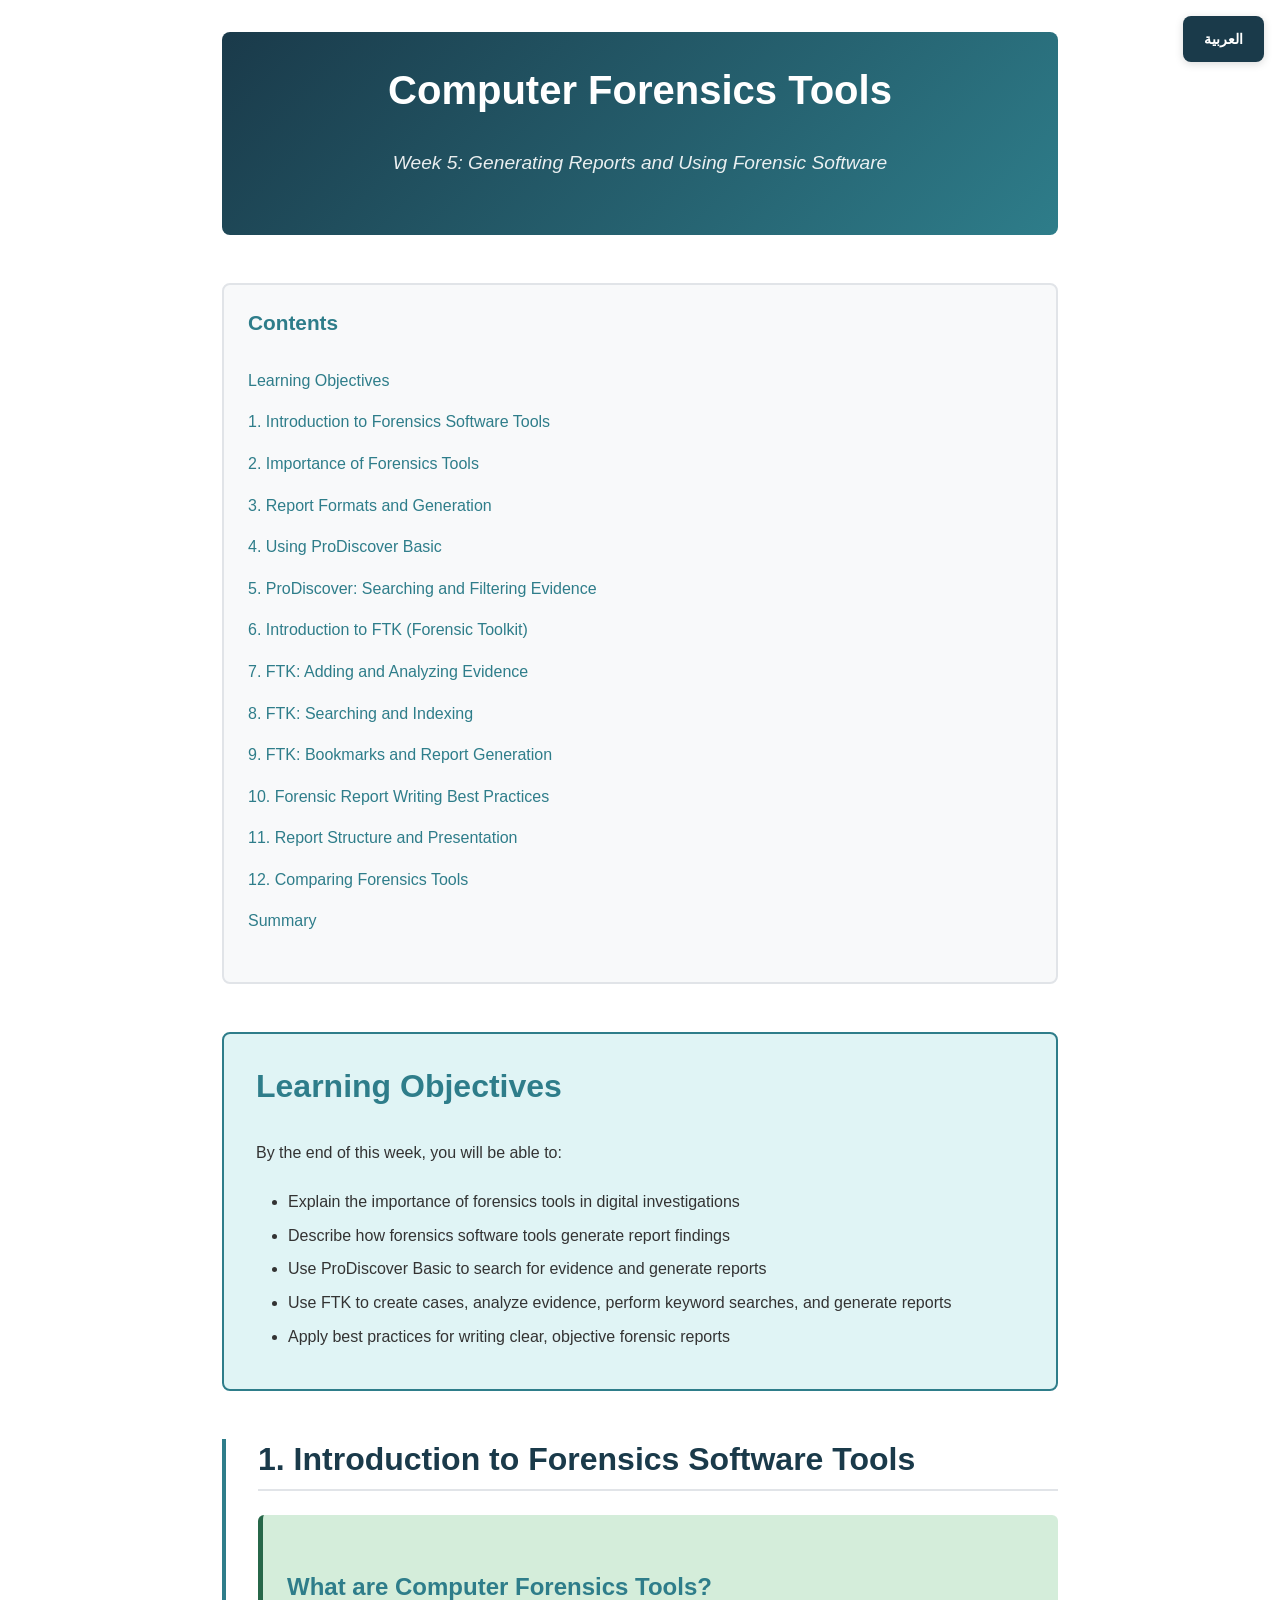
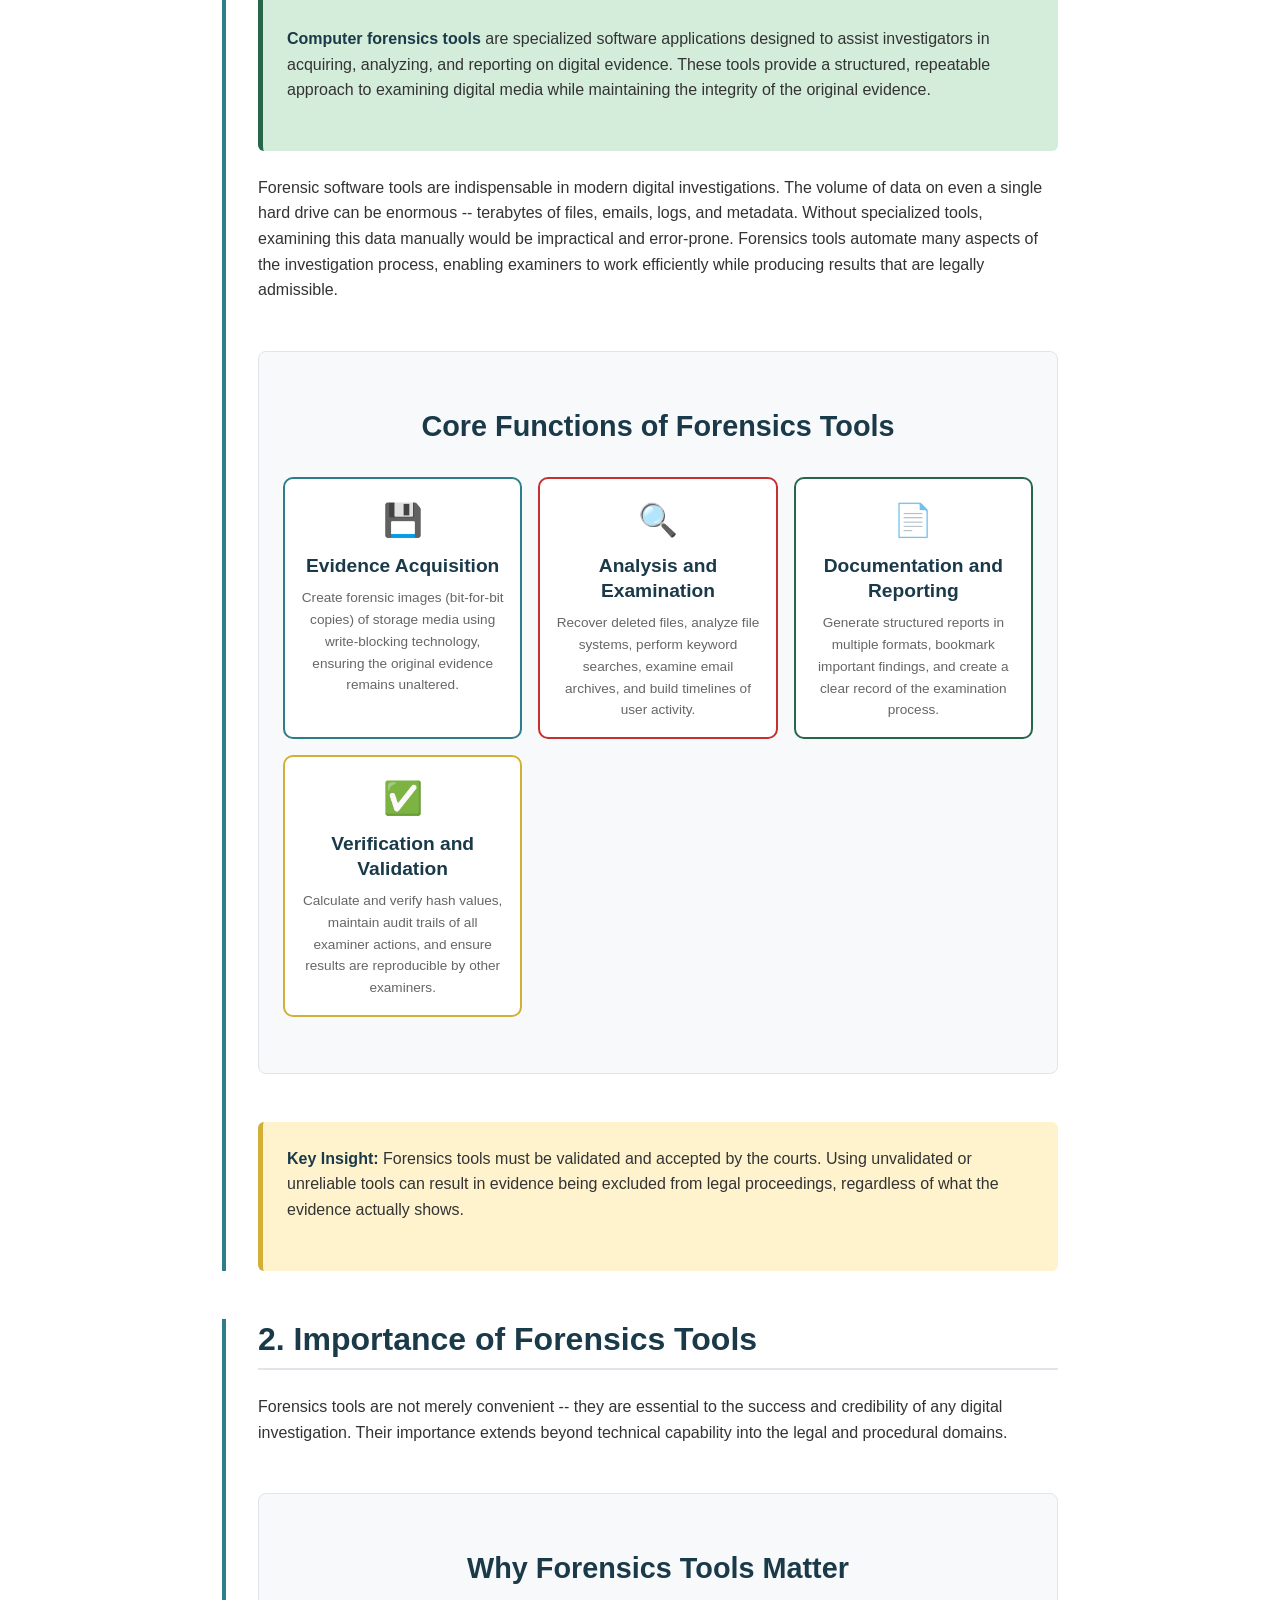
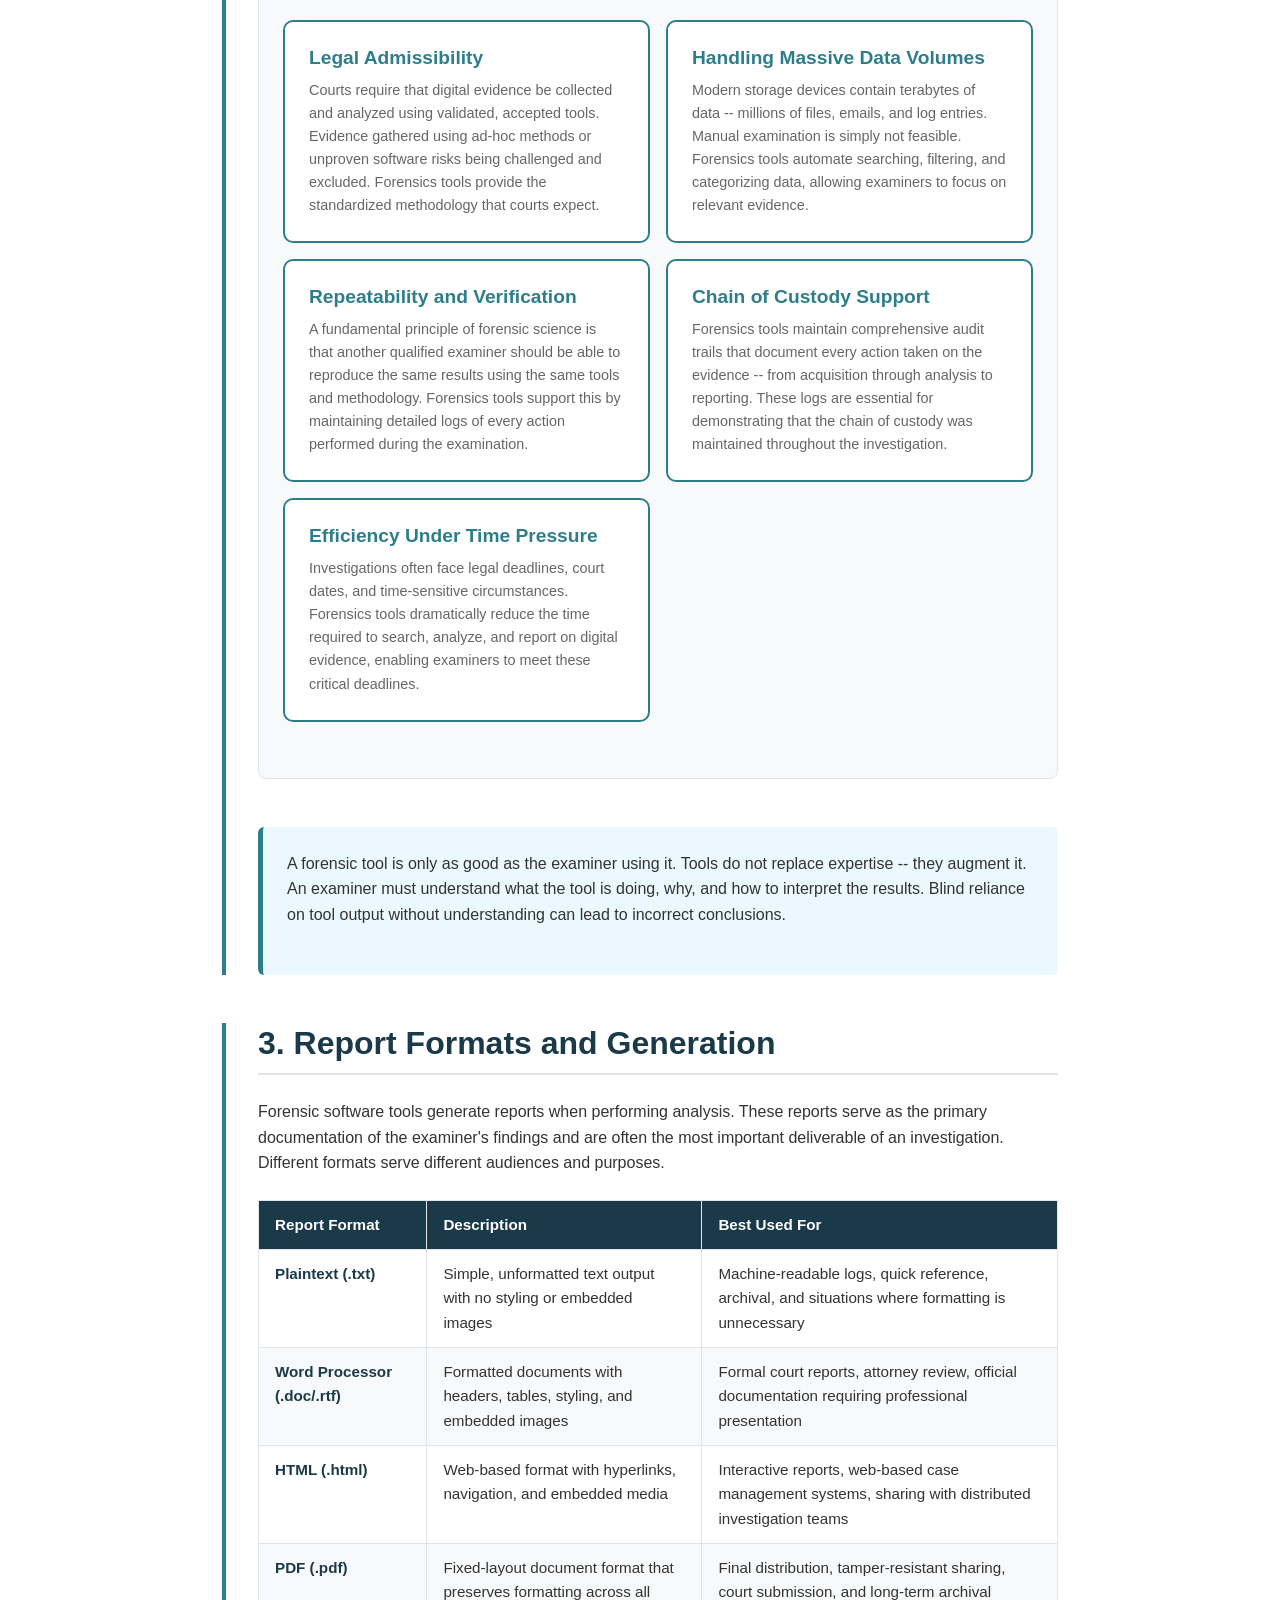
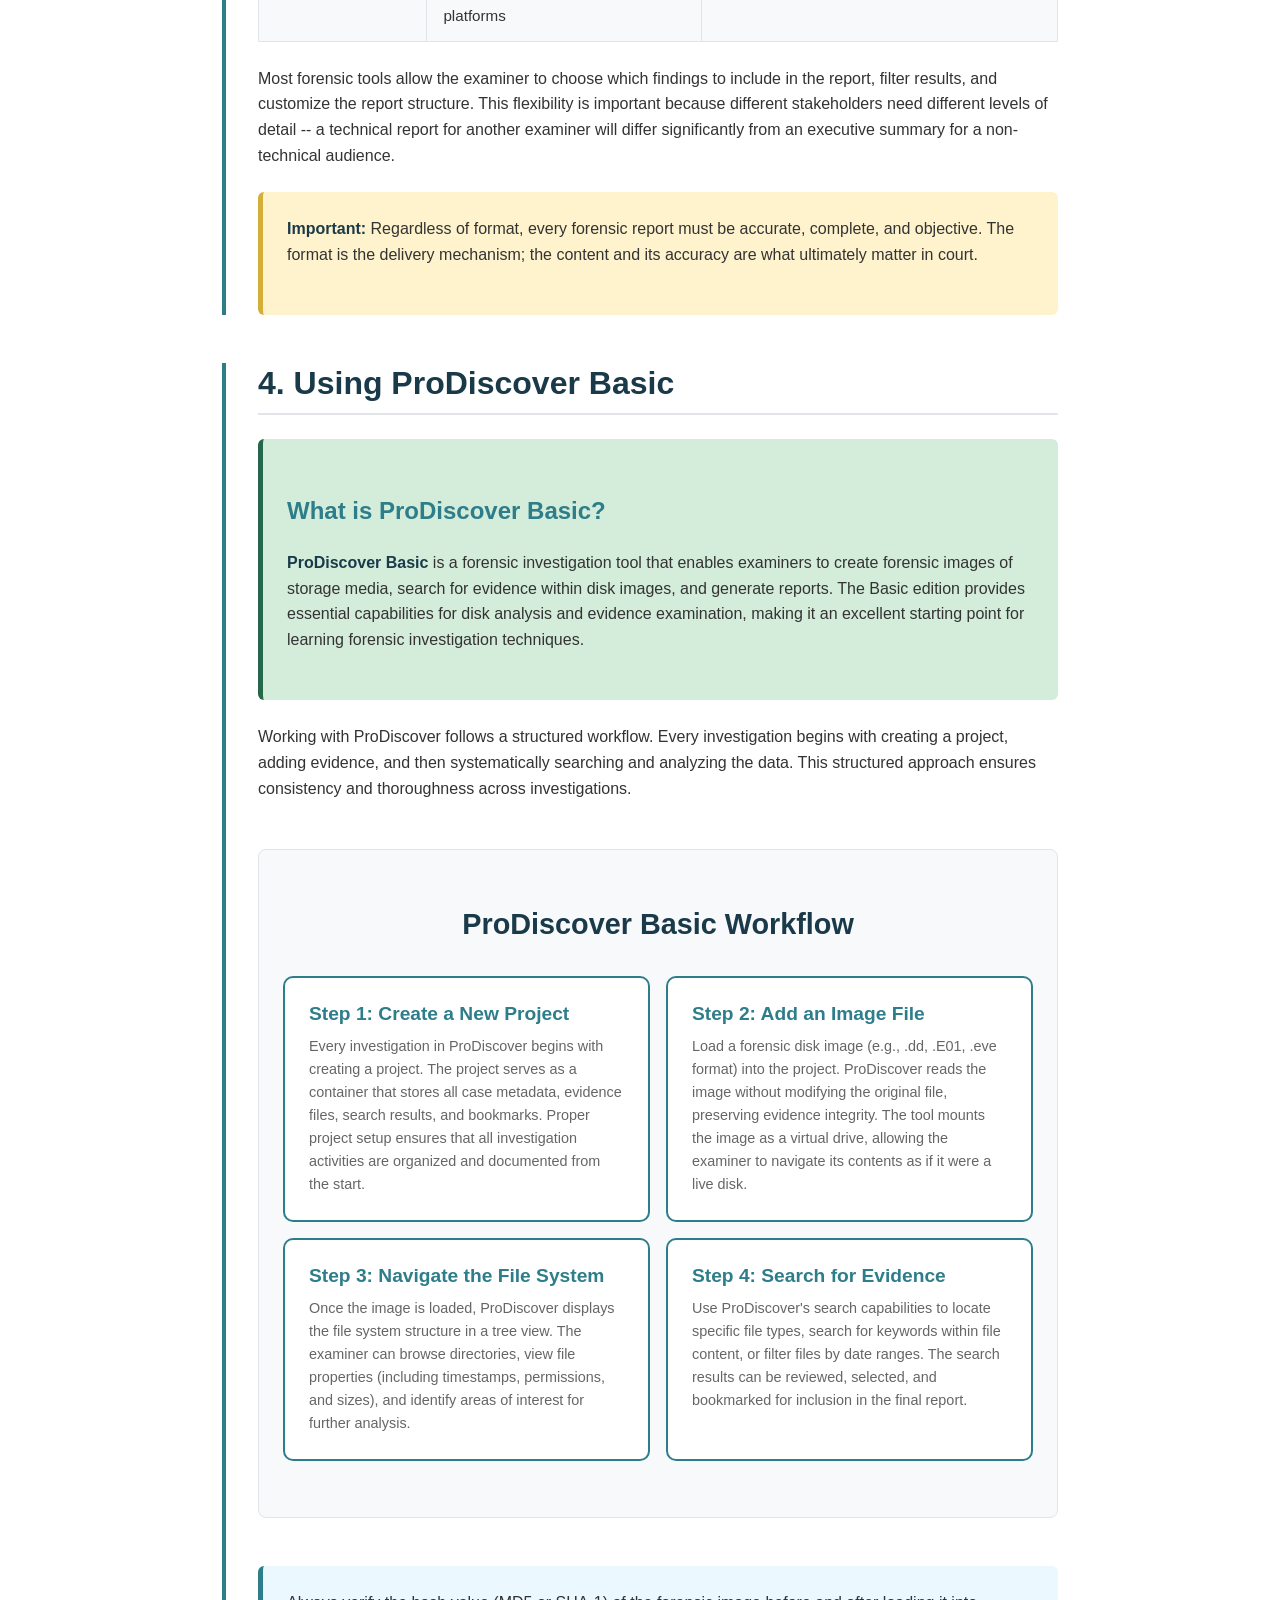
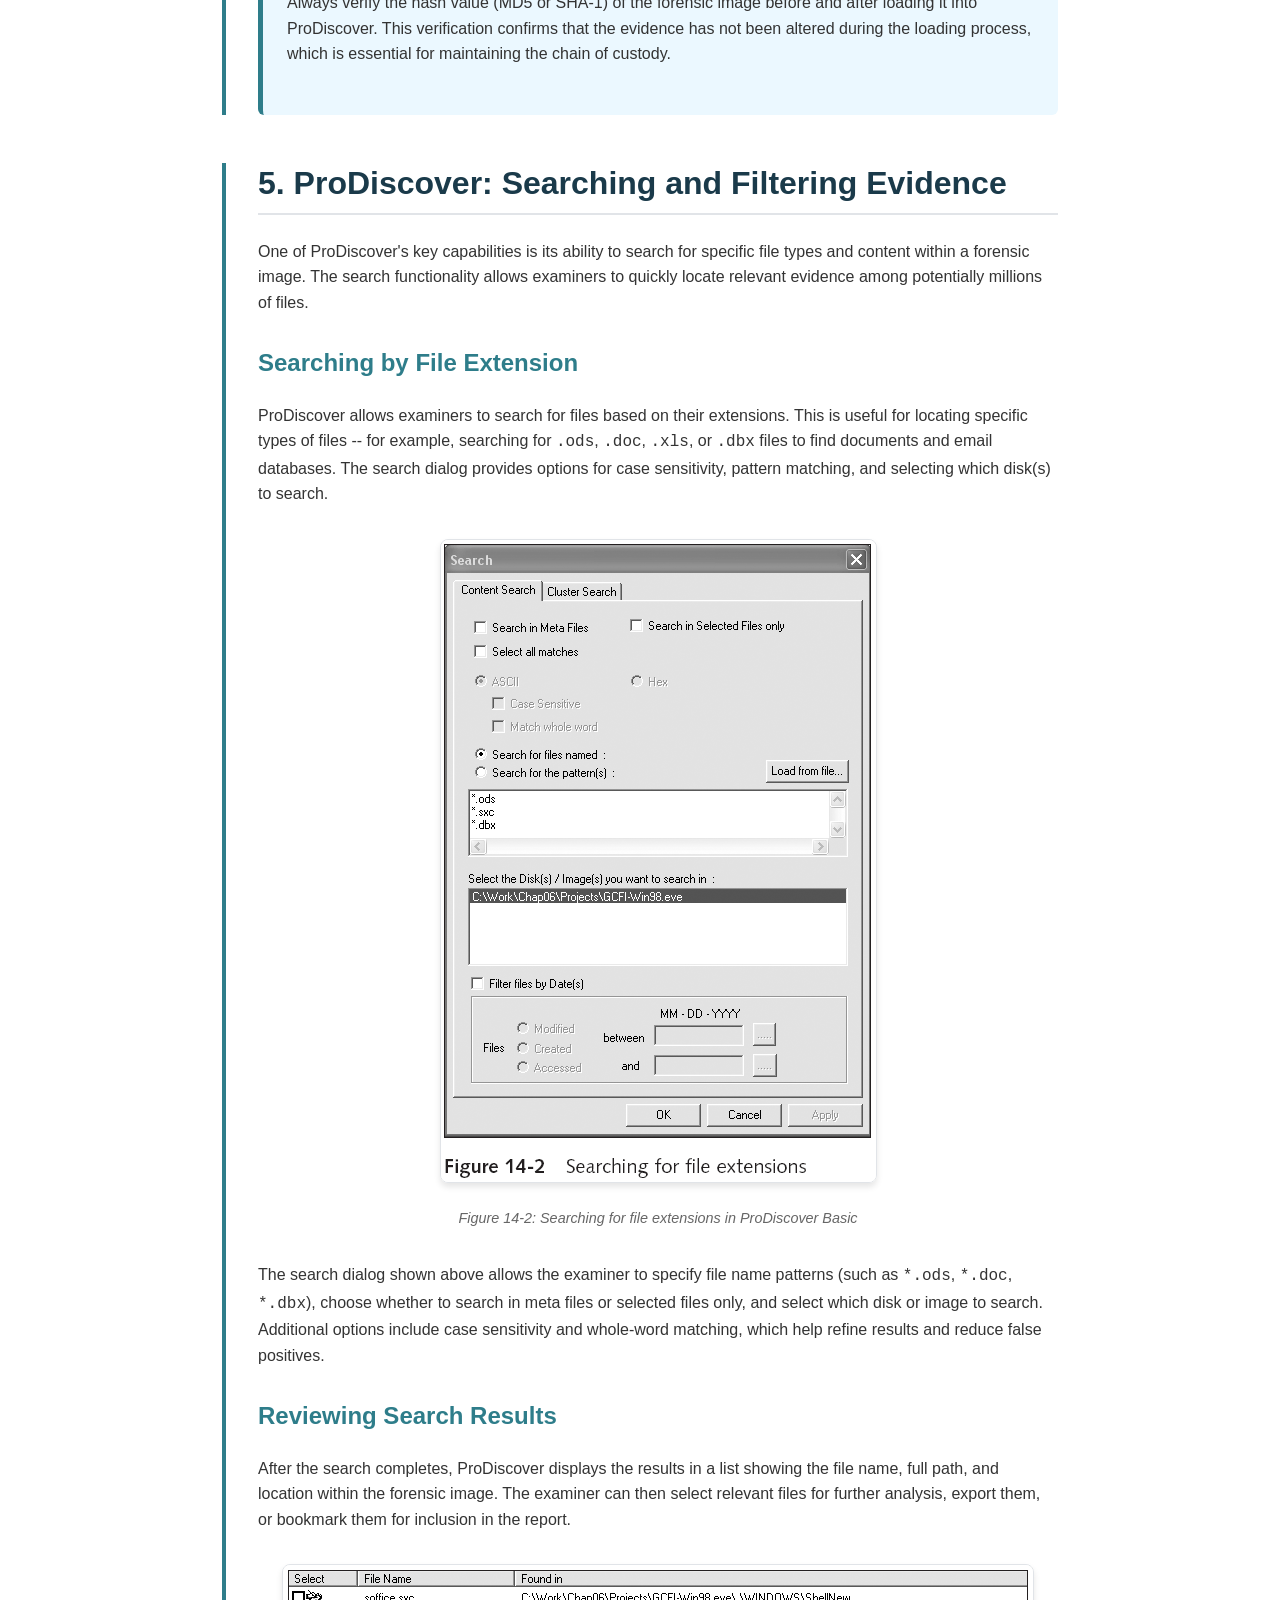
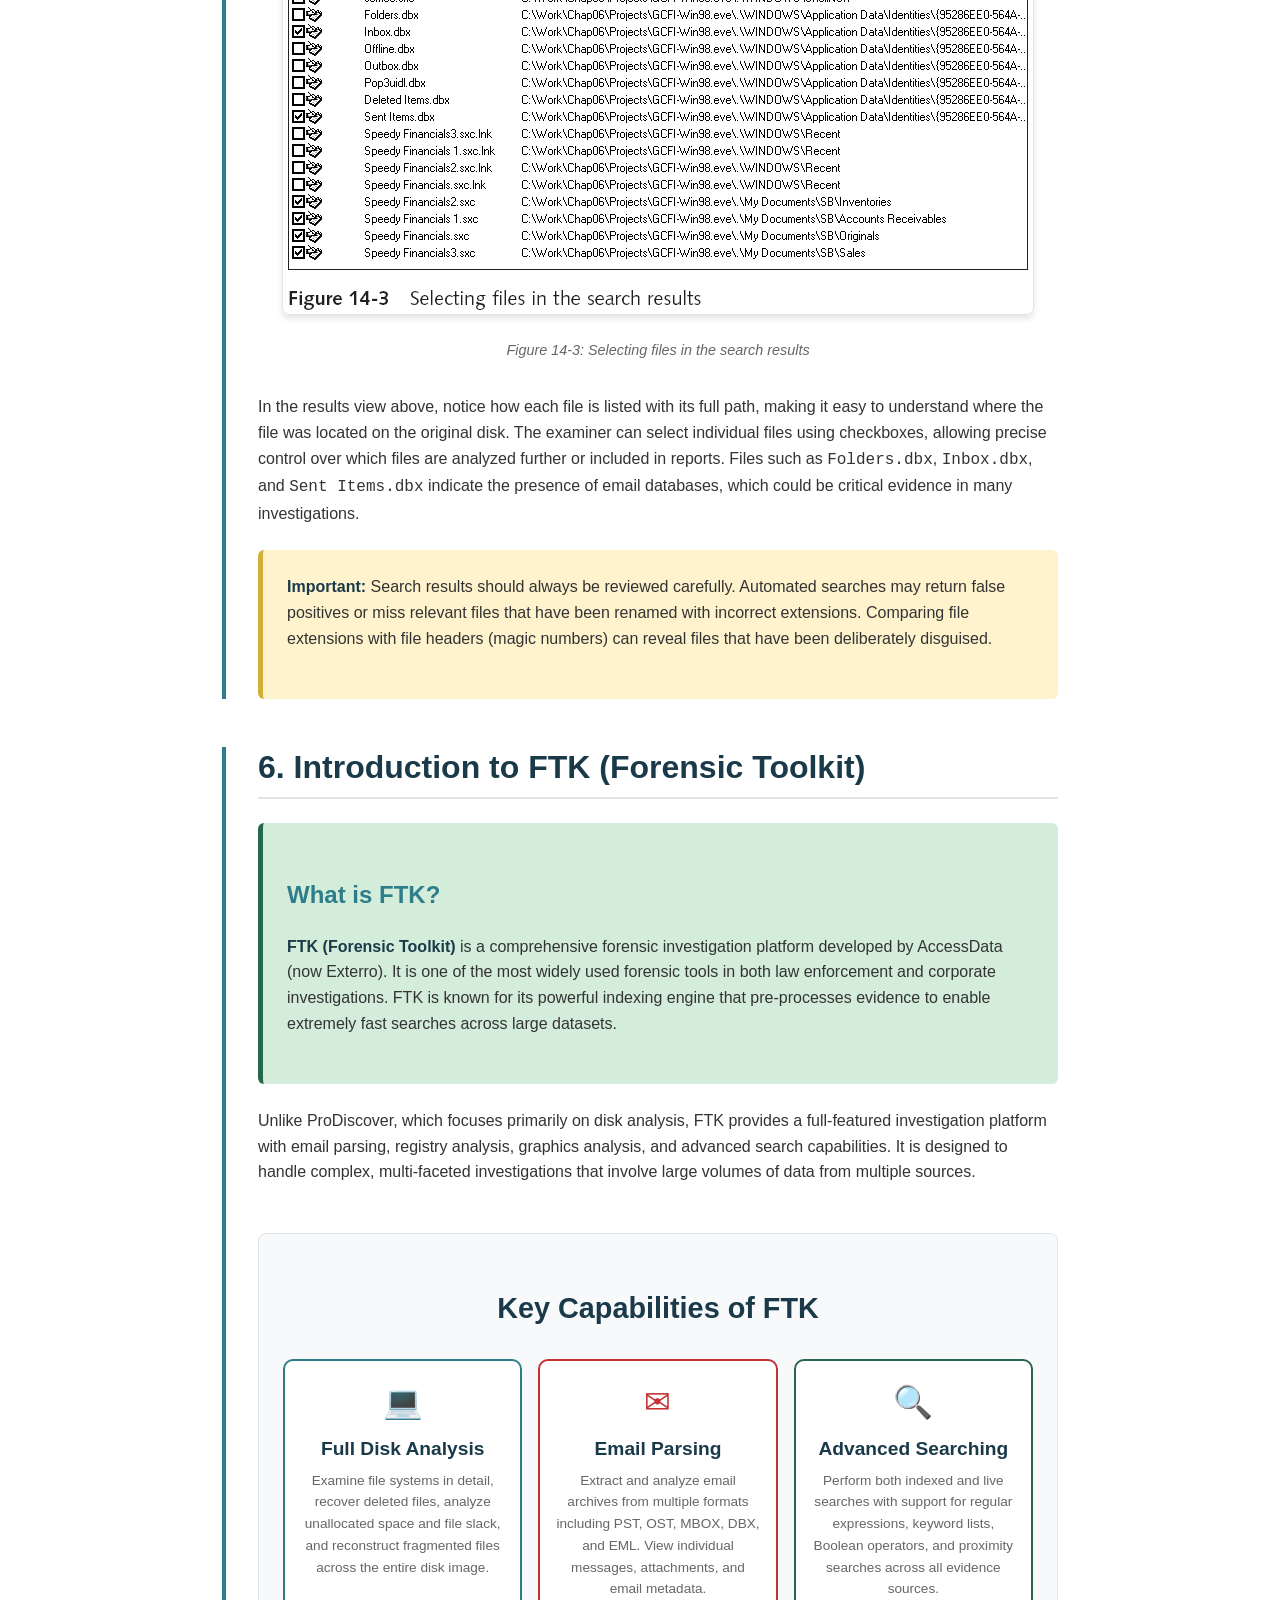
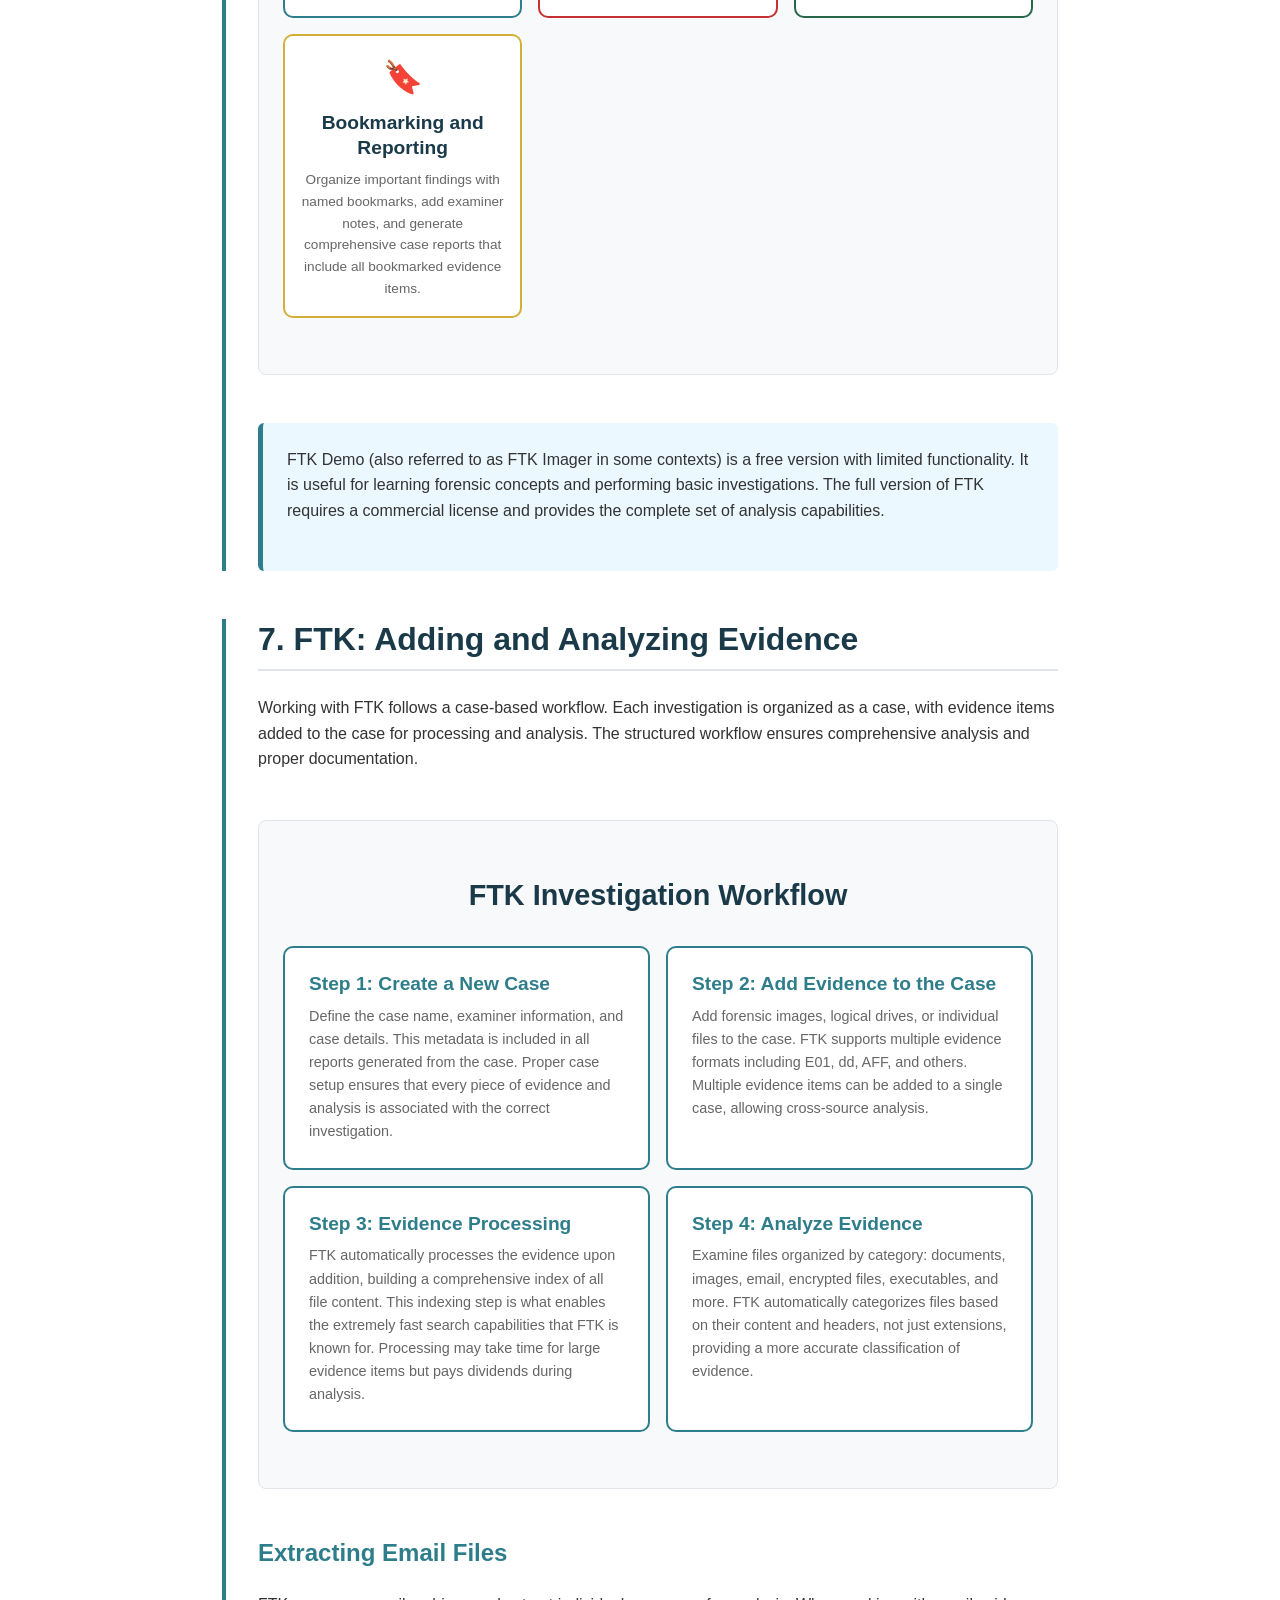
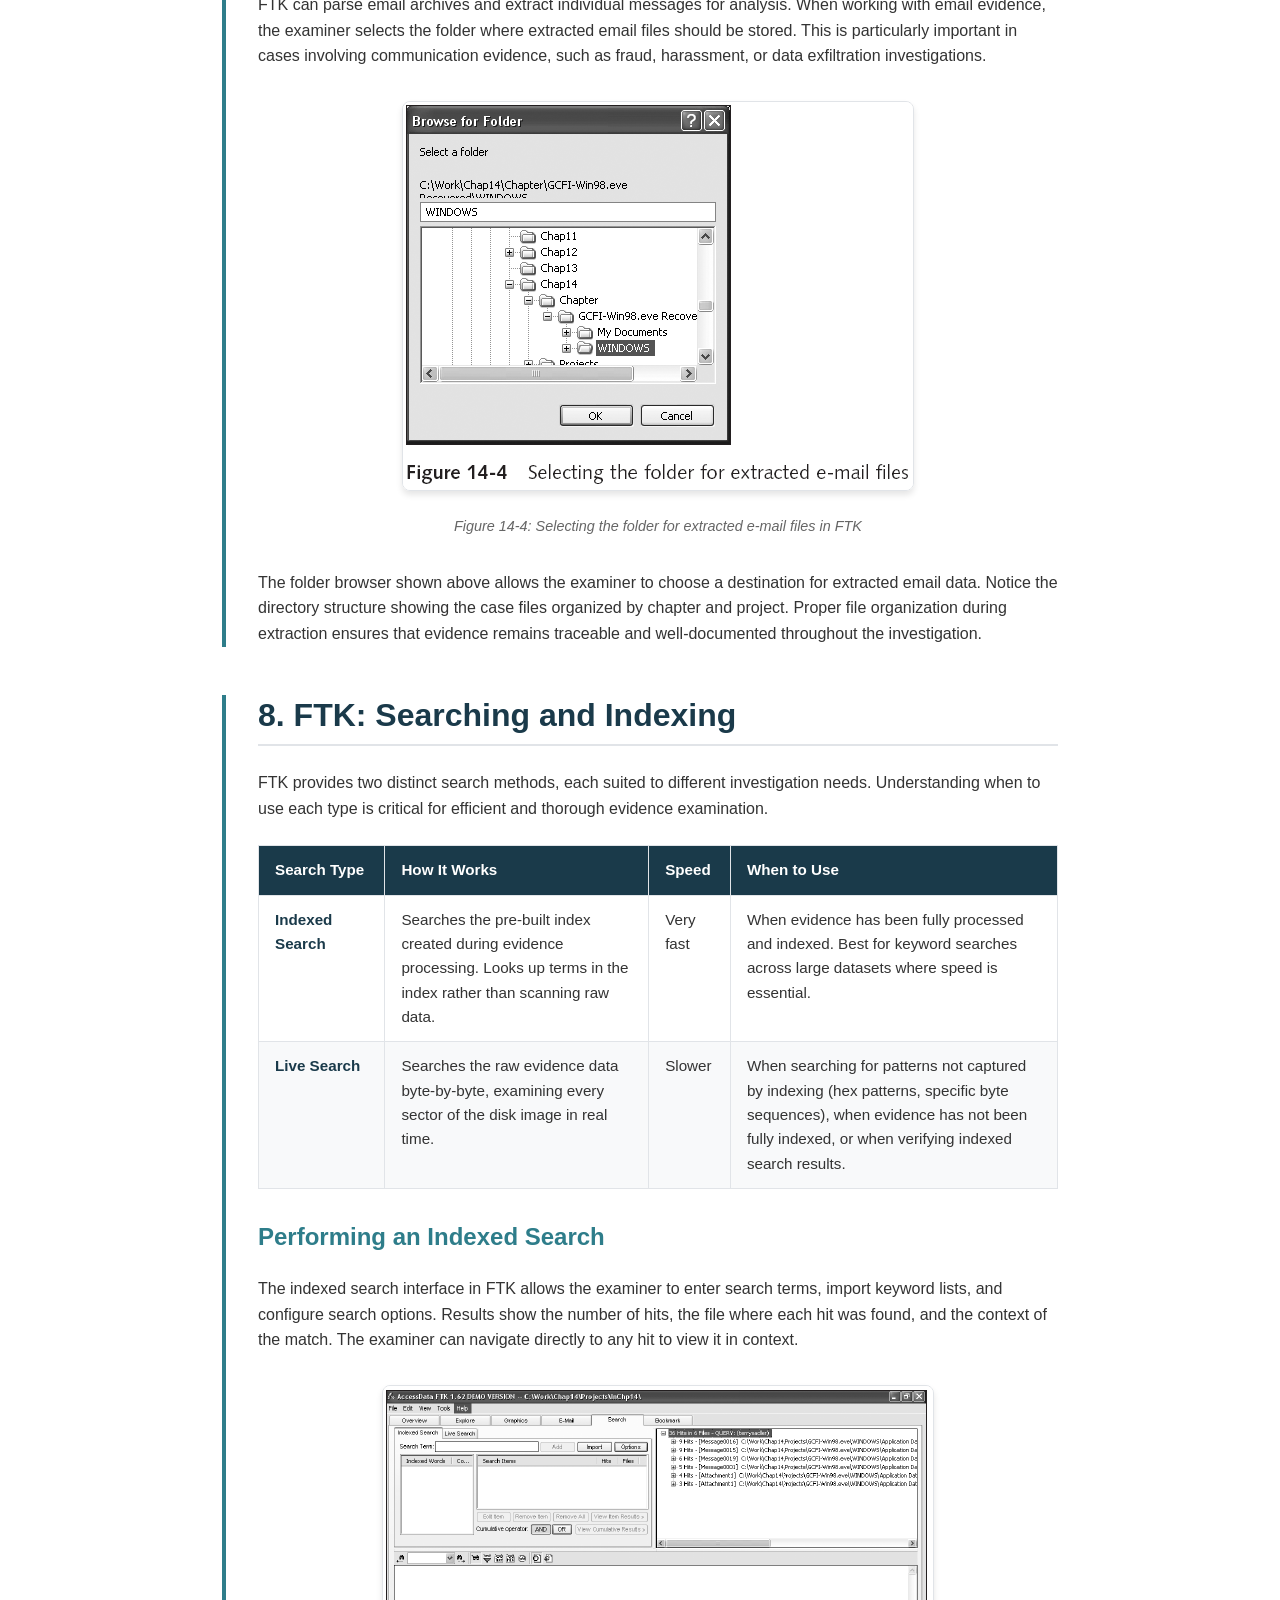
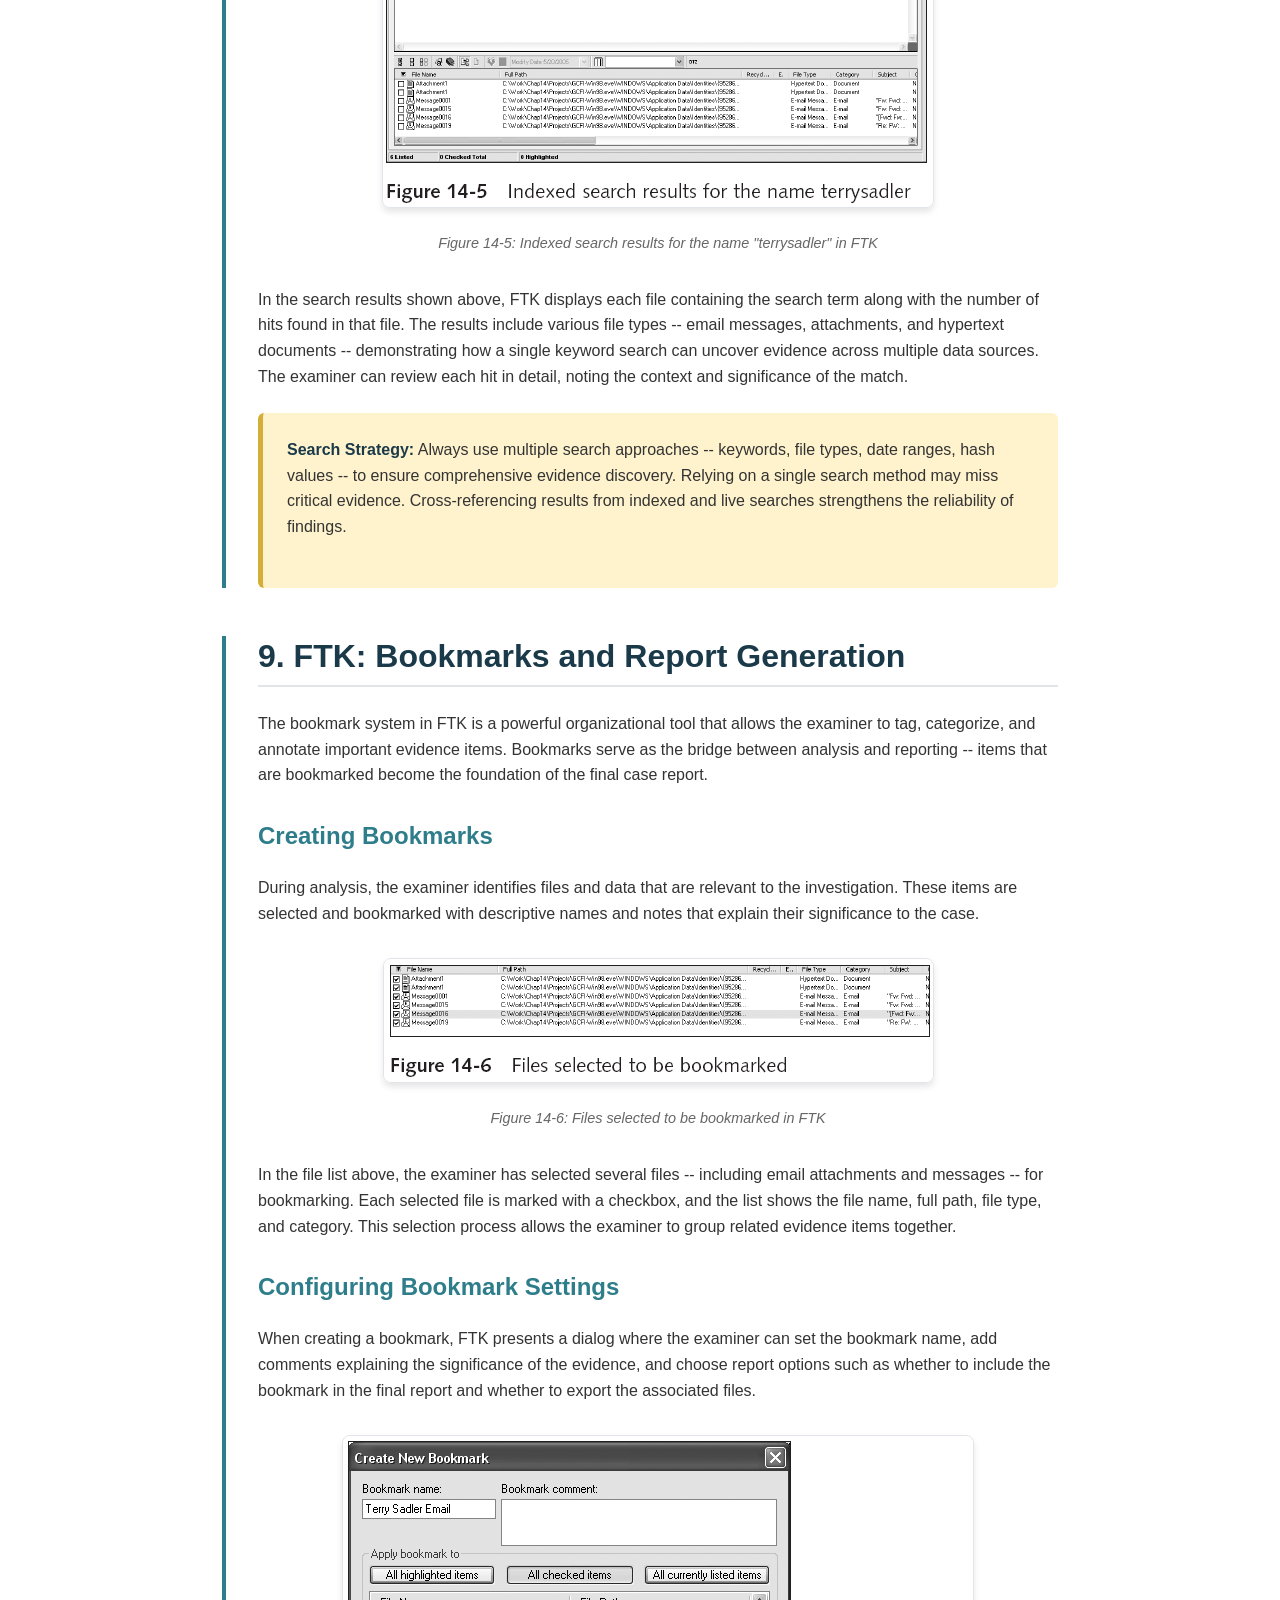
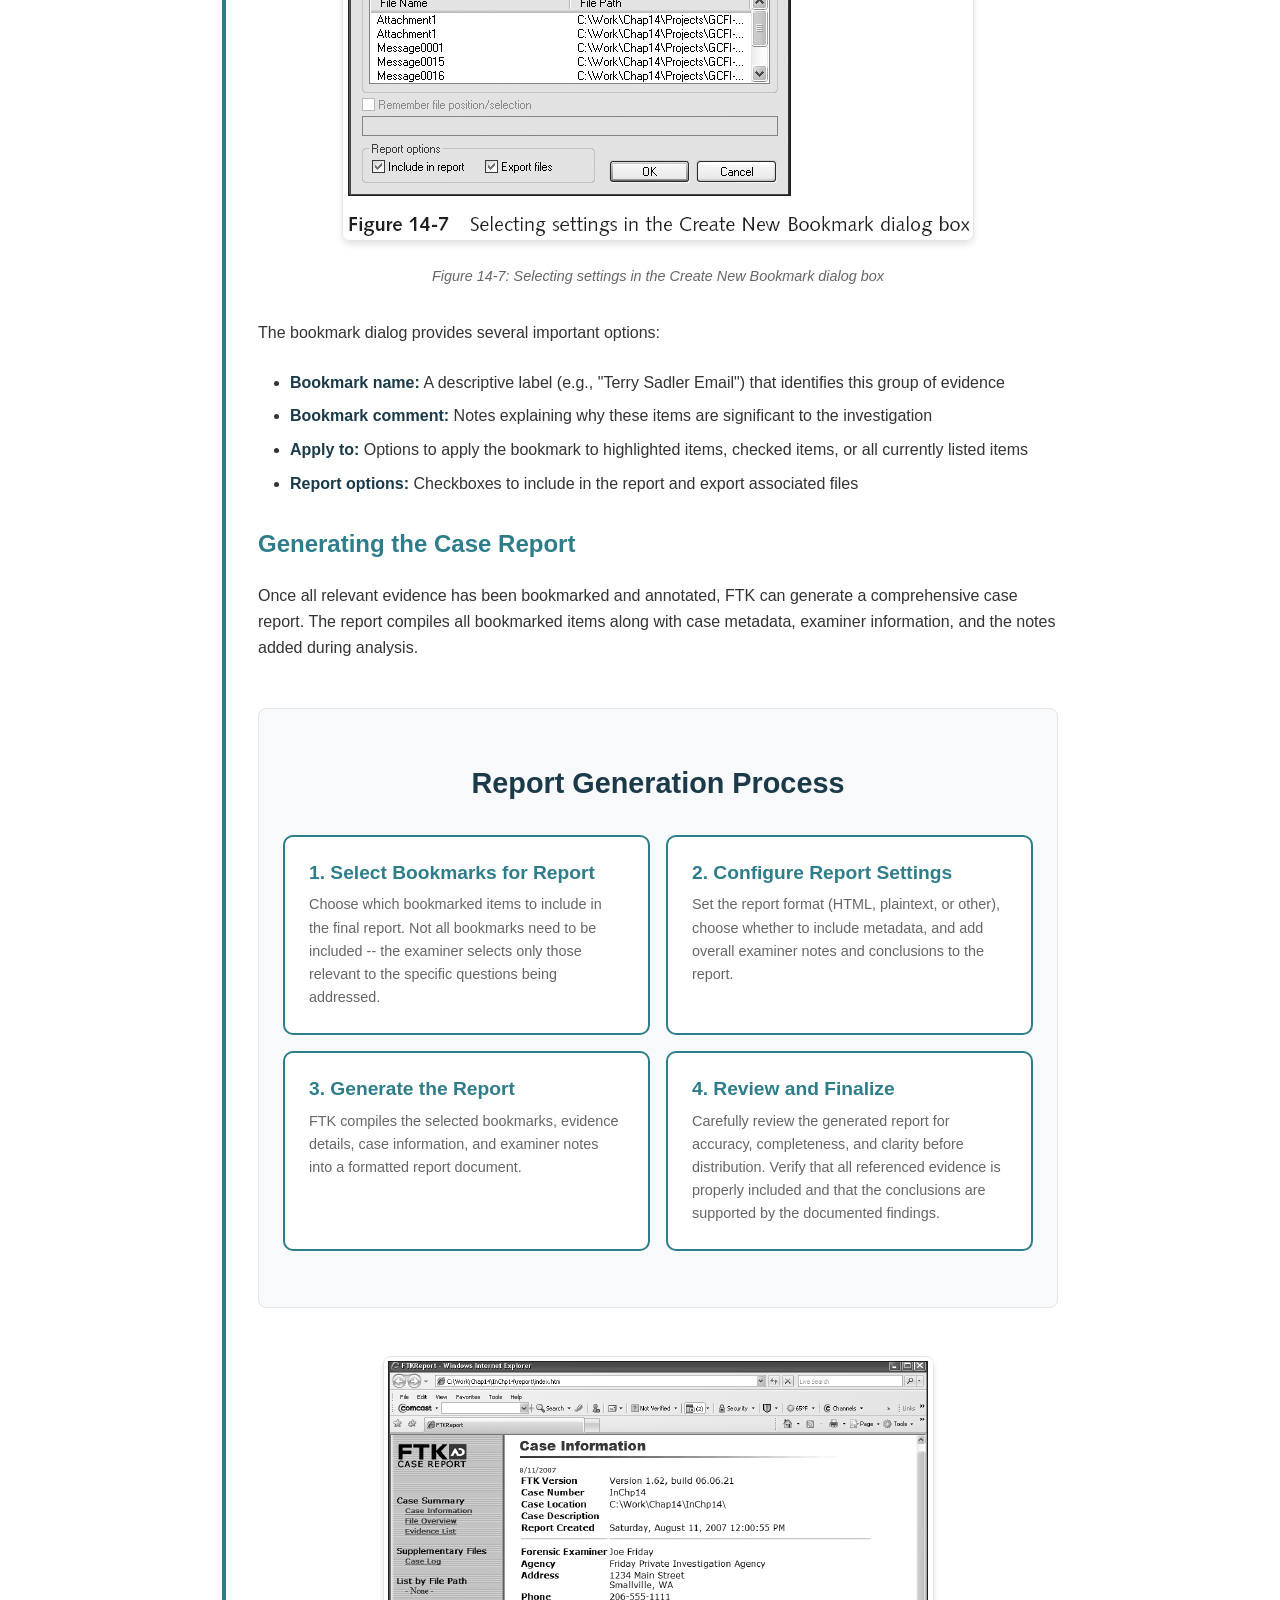
<file: weeks/week5.html>
<!DOCTYPE html>
<html lang="en">
<head>
    <meta charset="UTF-8">
    <meta name="viewport" content="width=device-width, initial-scale=1.0">
    <title>Week 5: Computer Forensics Tools (1)</title>
    <link rel="stylesheet" href="../css/styles.css">
</head>
<body>
    <!-- Language Switcher -->
    <div class="language-switcher">
        <a href="week5_ar.html" class="lang-button" title="Switch to Arabic">العربية</a>
    </div>

    <header>
        <h1>Computer Forensics Tools</h1>
        <p class="subtitle">Week 5: Generating Reports and Using Forensic Software</p>
    </header>

    <nav class="table-of-contents no-print">
        <h2>Contents</h2>
        <ul>
            <li><a href="#objectives">Learning Objectives</a></li>
            <li><a href="#introduction">1. Introduction to Forensics Software Tools</a></li>
            <li><a href="#importance">2. Importance of Forensics Tools</a></li>
            <li><a href="#report-formats">3. Report Formats and Generation</a></li>
            <li><a href="#prodiscover">4. Using ProDiscover Basic</a></li>
            <li><a href="#prodiscover-search">5. ProDiscover: Searching and Filtering Evidence</a></li>
            <li><a href="#ftk-intro">6. Introduction to FTK (Forensic Toolkit)</a></li>
            <li><a href="#ftk-evidence">7. FTK: Adding and Analyzing Evidence</a></li>
            <li><a href="#ftk-search">8. FTK: Searching and Indexing</a></li>
            <li><a href="#ftk-bookmarks">9. FTK: Bookmarks and Report Generation</a></li>
            <li><a href="#report-writing">10. Forensic Report Writing Best Practices</a></li>
            <li><a href="#report-structure">11. Report Structure and Presentation</a></li>
            <li><a href="#tool-comparison">12. Comparing Forensics Tools</a></li>
            <li><a href="#summary">Summary</a></li>
        </ul>
    </nav>

    <main>
        <!-- Learning Objectives -->
        <section id="objectives" class="learning-objectives">
            <h2>Learning Objectives</h2>
            <p>By the end of this week, you will be able to:</p>
            <ul>
                <li>Explain the importance of forensics tools in digital investigations</li>
                <li>Describe how forensics software tools generate report findings</li>
                <li>Use ProDiscover Basic to search for evidence and generate reports</li>
                <li>Use FTK to create cases, analyze evidence, perform keyword searches, and generate reports</li>
                <li>Apply best practices for writing clear, objective forensic reports</li>
            </ul>
        </section>

        <!-- Section 1: Introduction -->
        <section id="introduction" class="content-section">
            <h2>1. Introduction to Forensics Software Tools</h2>

            <div class="definition">
                <h3>What are Computer Forensics Tools?</h3>
                <p><strong>Computer forensics tools</strong> are specialized software applications designed to assist investigators in acquiring, analyzing, and reporting on digital evidence. These tools provide a structured, repeatable approach to examining digital media while maintaining the integrity of the original evidence.</p>
            </div>

            <p>Forensic software tools are indispensable in modern digital investigations. The volume of data on even a single hard drive can be enormous -- terabytes of files, emails, logs, and metadata. Without specialized tools, examining this data manually would be impractical and error-prone. Forensics tools automate many aspects of the investigation process, enabling examiners to work efficiently while producing results that are legally admissible.</p>

            <div class="diagram-container">
                <div class="diagram-title-section">
                    <h3 class="diagram-title">Core Functions of Forensics Tools</h3>
                </div>
                <div class="evidence-grid">
                    <div class="evidence-card evidence-artifact">
                        <div class="evidence-icon">&#128190;</div>
                        <h4>Evidence Acquisition</h4>
                        <p>Create forensic images (bit-for-bit copies) of storage media using write-blocking technology, ensuring the original evidence remains unaltered.</p>
                    </div>
                    <div class="evidence-card evidence-inculpatory">
                        <div class="evidence-icon">&#128269;</div>
                        <h4>Analysis and Examination</h4>
                        <p>Recover deleted files, analyze file systems, perform keyword searches, examine email archives, and build timelines of user activity.</p>
                    </div>
                    <div class="evidence-card evidence-exculpatory">
                        <div class="evidence-icon">&#128196;</div>
                        <h4>Documentation and Reporting</h4>
                        <p>Generate structured reports in multiple formats, bookmark important findings, and create a clear record of the examination process.</p>
                    </div>
                    <div class="evidence-card evidence-admissible">
                        <div class="evidence-icon">&#9989;</div>
                        <h4>Verification and Validation</h4>
                        <p>Calculate and verify hash values, maintain audit trails of all examiner actions, and ensure results are reproducible by other examiners.</p>
                    </div>
                </div>
            </div>

            <div class="key-message">
                <p><strong>Key Insight:</strong> Forensics tools must be validated and accepted by the courts. Using unvalidated or unreliable tools can result in evidence being excluded from legal proceedings, regardless of what the evidence actually shows.</p>
            </div>
        </section>

        <!-- Section 2: Importance -->
        <section id="importance" class="content-section">
            <h2>2. Importance of Forensics Tools</h2>

            <p>Forensics tools are not merely convenient -- they are essential to the success and credibility of any digital investigation. Their importance extends beyond technical capability into the legal and procedural domains.</p>

            <div class="diagram-container">
                <div class="diagram-title-section">
                    <h3 class="diagram-title">Why Forensics Tools Matter</h3>
                </div>
                <div class="discovery-methods">
                    <div class="discovery-method">
                        <h4>Legal Admissibility</h4>
                        <p>Courts require that digital evidence be collected and analyzed using validated, accepted tools. Evidence gathered using ad-hoc methods or unproven software risks being challenged and excluded. Forensics tools provide the standardized methodology that courts expect.</p>
                    </div>
                    <div class="discovery-method">
                        <h4>Handling Massive Data Volumes</h4>
                        <p>Modern storage devices contain terabytes of data -- millions of files, emails, and log entries. Manual examination is simply not feasible. Forensics tools automate searching, filtering, and categorizing data, allowing examiners to focus on relevant evidence.</p>
                    </div>
                    <div class="discovery-method">
                        <h4>Repeatability and Verification</h4>
                        <p>A fundamental principle of forensic science is that another qualified examiner should be able to reproduce the same results using the same tools and methodology. Forensics tools support this by maintaining detailed logs of every action performed during the examination.</p>
                    </div>
                    <div class="discovery-method">
                        <h4>Chain of Custody Support</h4>
                        <p>Forensics tools maintain comprehensive audit trails that document every action taken on the evidence -- from acquisition through analysis to reporting. These logs are essential for demonstrating that the chain of custody was maintained throughout the investigation.</p>
                    </div>
                    <div class="discovery-method">
                        <h4>Efficiency Under Time Pressure</h4>
                        <p>Investigations often face legal deadlines, court dates, and time-sensitive circumstances. Forensics tools dramatically reduce the time required to search, analyze, and report on digital evidence, enabling examiners to meet these critical deadlines.</p>
                    </div>
                </div>
            </div>

            <div class="forensic-note">
                <p>A forensic tool is only as good as the examiner using it. Tools do not replace expertise -- they augment it. An examiner must understand what the tool is doing, why, and how to interpret the results. Blind reliance on tool output without understanding can lead to incorrect conclusions.</p>
            </div>
        </section>

        <!-- Section 3: Report Formats -->
        <section id="report-formats" class="content-section">
            <h2>3. Report Formats and Generation</h2>

            <p>Forensic software tools generate reports when performing analysis. These reports serve as the primary documentation of the examiner's findings and are often the most important deliverable of an investigation. Different formats serve different audiences and purposes.</p>

            <table>
                <thead>
                    <tr>
                        <th>Report Format</th>
                        <th>Description</th>
                        <th>Best Used For</th>
                    </tr>
                </thead>
                <tbody>
                    <tr>
                        <td><strong>Plaintext (.txt)</strong></td>
                        <td>Simple, unformatted text output with no styling or embedded images</td>
                        <td>Machine-readable logs, quick reference, archival, and situations where formatting is unnecessary</td>
                    </tr>
                    <tr>
                        <td><strong>Word Processor (.doc/.rtf)</strong></td>
                        <td>Formatted documents with headers, tables, styling, and embedded images</td>
                        <td>Formal court reports, attorney review, official documentation requiring professional presentation</td>
                    </tr>
                    <tr>
                        <td><strong>HTML (.html)</strong></td>
                        <td>Web-based format with hyperlinks, navigation, and embedded media</td>
                        <td>Interactive reports, web-based case management systems, sharing with distributed investigation teams</td>
                    </tr>
                    <tr>
                        <td><strong>PDF (.pdf)</strong></td>
                        <td>Fixed-layout document format that preserves formatting across all platforms</td>
                        <td>Final distribution, tamper-resistant sharing, court submission, and long-term archival</td>
                    </tr>
                </tbody>
            </table>

            <p>Most forensic tools allow the examiner to choose which findings to include in the report, filter results, and customize the report structure. This flexibility is important because different stakeholders need different levels of detail -- a technical report for another examiner will differ significantly from an executive summary for a non-technical audience.</p>

            <div class="key-message">
                <p><strong>Important:</strong> Regardless of format, every forensic report must be accurate, complete, and objective. The format is the delivery mechanism; the content and its accuracy are what ultimately matter in court.</p>
            </div>
        </section>

        <!-- Section 4: ProDiscover Basic -->
        <section id="prodiscover" class="content-section">
            <h2>4. Using ProDiscover Basic</h2>

            <div class="definition">
                <h3>What is ProDiscover Basic?</h3>
                <p><strong>ProDiscover Basic</strong> is a forensic investigation tool that enables examiners to create forensic images of storage media, search for evidence within disk images, and generate reports. The Basic edition provides essential capabilities for disk analysis and evidence examination, making it an excellent starting point for learning forensic investigation techniques.</p>
            </div>

            <p>Working with ProDiscover follows a structured workflow. Every investigation begins with creating a project, adding evidence, and then systematically searching and analyzing the data. This structured approach ensures consistency and thoroughness across investigations.</p>

            <div class="diagram-container">
                <div class="diagram-title-section">
                    <h3 class="diagram-title">ProDiscover Basic Workflow</h3>
                </div>
                <div class="discovery-methods">
                    <div class="discovery-method">
                        <h4>Step 1: Create a New Project</h4>
                        <p>Every investigation in ProDiscover begins with creating a project. The project serves as a container that stores all case metadata, evidence files, search results, and bookmarks. Proper project setup ensures that all investigation activities are organized and documented from the start.</p>
                    </div>
                    <div class="discovery-method">
                        <h4>Step 2: Add an Image File</h4>
                        <p>Load a forensic disk image (e.g., .dd, .E01, .eve format) into the project. ProDiscover reads the image without modifying the original file, preserving evidence integrity. The tool mounts the image as a virtual drive, allowing the examiner to navigate its contents as if it were a live disk.</p>
                    </div>
                    <div class="discovery-method">
                        <h4>Step 3: Navigate the File System</h4>
                        <p>Once the image is loaded, ProDiscover displays the file system structure in a tree view. The examiner can browse directories, view file properties (including timestamps, permissions, and sizes), and identify areas of interest for further analysis.</p>
                    </div>
                    <div class="discovery-method">
                        <h4>Step 4: Search for Evidence</h4>
                        <p>Use ProDiscover's search capabilities to locate specific file types, search for keywords within file content, or filter files by date ranges. The search results can be reviewed, selected, and bookmarked for inclusion in the final report.</p>
                    </div>
                </div>
            </div>

            <div class="forensic-note">
                <p>Always verify the hash value (MD5 or SHA-1) of the forensic image before and after loading it into ProDiscover. This verification confirms that the evidence has not been altered during the loading process, which is essential for maintaining the chain of custody.</p>
            </div>
        </section>

        <!-- Section 5: ProDiscover Search -->
        <section id="prodiscover-search" class="content-section">
            <h2>5. ProDiscover: Searching and Filtering Evidence</h2>

            <p>One of ProDiscover's key capabilities is its ability to search for specific file types and content within a forensic image. The search functionality allows examiners to quickly locate relevant evidence among potentially millions of files.</p>

            <h3>Searching by File Extension</h3>
            <p>ProDiscover allows examiners to search for files based on their extensions. This is useful for locating specific types of files -- for example, searching for <code>.ods</code>, <code>.doc</code>, <code>.xls</code>, or <code>.dbx</code> files to find documents and email databases. The search dialog provides options for case sensitivity, pattern matching, and selecting which disk(s) to search.</p>

            <figure>
                <img src="images/week5/slide5_img1.png" alt="ProDiscover search dialog showing file extension search options with fields for file name patterns and disk selection" class="content-image">
                <figcaption>Figure 14-2: Searching for file extensions in ProDiscover Basic</figcaption>
            </figure>

            <p>The search dialog shown above allows the examiner to specify file name patterns (such as <code>*.ods</code>, <code>*.doc</code>, <code>*.dbx</code>), choose whether to search in meta files or selected files only, and select which disk or image to search. Additional options include case sensitivity and whole-word matching, which help refine results and reduce false positives.</p>

            <h3>Reviewing Search Results</h3>
            <p>After the search completes, ProDiscover displays the results in a list showing the file name, full path, and location within the forensic image. The examiner can then select relevant files for further analysis, export them, or bookmark them for inclusion in the report.</p>

            <figure>
                <img src="images/week5/slide6_img2.png" alt="ProDiscover search results showing a list of files with checkboxes, file names, and their full paths within the forensic image" class="content-image">
                <figcaption>Figure 14-3: Selecting files in the search results</figcaption>
            </figure>

            <p>In the results view above, notice how each file is listed with its full path, making it easy to understand where the file was located on the original disk. The examiner can select individual files using checkboxes, allowing precise control over which files are analyzed further or included in reports. Files such as <code>Folders.dbx</code>, <code>Inbox.dbx</code>, and <code>Sent Items.dbx</code> indicate the presence of email databases, which could be critical evidence in many investigations.</p>

            <div class="key-message">
                <p><strong>Important:</strong> Search results should always be reviewed carefully. Automated searches may return false positives or miss relevant files that have been renamed with incorrect extensions. Comparing file extensions with file headers (magic numbers) can reveal files that have been deliberately disguised.</p>
            </div>
        </section>

        <!-- Section 6: FTK Introduction -->
        <section id="ftk-intro" class="content-section">
            <h2>6. Introduction to FTK (Forensic Toolkit)</h2>

            <div class="definition">
                <h3>What is FTK?</h3>
                <p><strong>FTK (Forensic Toolkit)</strong> is a comprehensive forensic investigation platform developed by AccessData (now Exterro). It is one of the most widely used forensic tools in both law enforcement and corporate investigations. FTK is known for its powerful indexing engine that pre-processes evidence to enable extremely fast searches across large datasets.</p>
            </div>

            <p>Unlike ProDiscover, which focuses primarily on disk analysis, FTK provides a full-featured investigation platform with email parsing, registry analysis, graphics analysis, and advanced search capabilities. It is designed to handle complex, multi-faceted investigations that involve large volumes of data from multiple sources.</p>

            <div class="diagram-container">
                <div class="diagram-title-section">
                    <h3 class="diagram-title">Key Capabilities of FTK</h3>
                </div>
                <div class="evidence-grid">
                    <div class="evidence-card evidence-artifact">
                        <div class="evidence-icon">&#128187;</div>
                        <h4>Full Disk Analysis</h4>
                        <p>Examine file systems in detail, recover deleted files, analyze unallocated space and file slack, and reconstruct fragmented files across the entire disk image.</p>
                    </div>
                    <div class="evidence-card evidence-inculpatory">
                        <div class="evidence-icon">&#9993;</div>
                        <h4>Email Parsing</h4>
                        <p>Extract and analyze email archives from multiple formats including PST, OST, MBOX, DBX, and EML. View individual messages, attachments, and email metadata.</p>
                    </div>
                    <div class="evidence-card evidence-exculpatory">
                        <div class="evidence-icon">&#128269;</div>
                        <h4>Advanced Searching</h4>
                        <p>Perform both indexed and live searches with support for regular expressions, keyword lists, Boolean operators, and proximity searches across all evidence sources.</p>
                    </div>
                    <div class="evidence-card evidence-admissible">
                        <div class="evidence-icon">&#128278;</div>
                        <h4>Bookmarking and Reporting</h4>
                        <p>Organize important findings with named bookmarks, add examiner notes, and generate comprehensive case reports that include all bookmarked evidence items.</p>
                    </div>
                </div>
            </div>

            <div class="forensic-note">
                <p>FTK Demo (also referred to as FTK Imager in some contexts) is a free version with limited functionality. It is useful for learning forensic concepts and performing basic investigations. The full version of FTK requires a commercial license and provides the complete set of analysis capabilities.</p>
            </div>
        </section>

        <!-- Section 7: FTK Evidence -->
        <section id="ftk-evidence" class="content-section">
            <h2>7. FTK: Adding and Analyzing Evidence</h2>

            <p>Working with FTK follows a case-based workflow. Each investigation is organized as a case, with evidence items added to the case for processing and analysis. The structured workflow ensures comprehensive analysis and proper documentation.</p>

            <div class="diagram-container">
                <div class="diagram-title-section">
                    <h3 class="diagram-title">FTK Investigation Workflow</h3>
                </div>
                <div class="discovery-methods">
                    <div class="discovery-method">
                        <h4>Step 1: Create a New Case</h4>
                        <p>Define the case name, examiner information, and case details. This metadata is included in all reports generated from the case. Proper case setup ensures that every piece of evidence and analysis is associated with the correct investigation.</p>
                    </div>
                    <div class="discovery-method">
                        <h4>Step 2: Add Evidence to the Case</h4>
                        <p>Add forensic images, logical drives, or individual files to the case. FTK supports multiple evidence formats including E01, dd, AFF, and others. Multiple evidence items can be added to a single case, allowing cross-source analysis.</p>
                    </div>
                    <div class="discovery-method">
                        <h4>Step 3: Evidence Processing</h4>
                        <p>FTK automatically processes the evidence upon addition, building a comprehensive index of all file content. This indexing step is what enables the extremely fast search capabilities that FTK is known for. Processing may take time for large evidence items but pays dividends during analysis.</p>
                    </div>
                    <div class="discovery-method">
                        <h4>Step 4: Analyze Evidence</h4>
                        <p>Examine files organized by category: documents, images, email, encrypted files, executables, and more. FTK automatically categorizes files based on their content and headers, not just extensions, providing a more accurate classification of evidence.</p>
                    </div>
                </div>
            </div>

            <h3>Extracting Email Files</h3>
            <p>FTK can parse email archives and extract individual messages for analysis. When working with email evidence, the examiner selects the folder where extracted email files should be stored. This is particularly important in cases involving communication evidence, such as fraud, harassment, or data exfiltration investigations.</p>

            <figure>
                <img src="images/week5/slide8_img3.png" alt="FTK Browse for Folder dialog showing directory tree for selecting where to store extracted email files" class="content-image">
                <figcaption>Figure 14-4: Selecting the folder for extracted e-mail files in FTK</figcaption>
            </figure>

            <p>The folder browser shown above allows the examiner to choose a destination for extracted email data. Notice the directory structure showing the case files organized by chapter and project. Proper file organization during extraction ensures that evidence remains traceable and well-documented throughout the investigation.</p>
        </section>

        <!-- Section 8: FTK Search -->
        <section id="ftk-search" class="content-section">
            <h2>8. FTK: Searching and Indexing</h2>

            <p>FTK provides two distinct search methods, each suited to different investigation needs. Understanding when to use each type is critical for efficient and thorough evidence examination.</p>

            <table>
                <thead>
                    <tr>
                        <th>Search Type</th>
                        <th>How It Works</th>
                        <th>Speed</th>
                        <th>When to Use</th>
                    </tr>
                </thead>
                <tbody>
                    <tr>
                        <td><strong>Indexed Search</strong></td>
                        <td>Searches the pre-built index created during evidence processing. Looks up terms in the index rather than scanning raw data.</td>
                        <td>Very fast</td>
                        <td>When evidence has been fully processed and indexed. Best for keyword searches across large datasets where speed is essential.</td>
                    </tr>
                    <tr>
                        <td><strong>Live Search</strong></td>
                        <td>Searches the raw evidence data byte-by-byte, examining every sector of the disk image in real time.</td>
                        <td>Slower</td>
                        <td>When searching for patterns not captured by indexing (hex patterns, specific byte sequences), when evidence has not been fully indexed, or when verifying indexed search results.</td>
                    </tr>
                </tbody>
            </table>

            <h3>Performing an Indexed Search</h3>
            <p>The indexed search interface in FTK allows the examiner to enter search terms, import keyword lists, and configure search options. Results show the number of hits, the file where each hit was found, and the context of the match. The examiner can navigate directly to any hit to view it in context.</p>

            <figure>
                <img src="images/week5/slide9_img4.png" alt="FTK indexed search interface showing search results for the keyword terrysadler with hit counts and file locations" class="content-image">
                <figcaption>Figure 14-5: Indexed search results for the name "terrysadler" in FTK</figcaption>
            </figure>

            <p>In the search results shown above, FTK displays each file containing the search term along with the number of hits found in that file. The results include various file types -- email messages, attachments, and hypertext documents -- demonstrating how a single keyword search can uncover evidence across multiple data sources. The examiner can review each hit in detail, noting the context and significance of the match.</p>

            <div class="key-message">
                <p><strong>Search Strategy:</strong> Always use multiple search approaches -- keywords, file types, date ranges, hash values -- to ensure comprehensive evidence discovery. Relying on a single search method may miss critical evidence. Cross-referencing results from indexed and live searches strengthens the reliability of findings.</p>
            </div>
        </section>

        <!-- Section 9: FTK Bookmarks and Reports -->
        <section id="ftk-bookmarks" class="content-section">
            <h2>9. FTK: Bookmarks and Report Generation</h2>

            <p>The bookmark system in FTK is a powerful organizational tool that allows the examiner to tag, categorize, and annotate important evidence items. Bookmarks serve as the bridge between analysis and reporting -- items that are bookmarked become the foundation of the final case report.</p>

            <h3>Creating Bookmarks</h3>
            <p>During analysis, the examiner identifies files and data that are relevant to the investigation. These items are selected and bookmarked with descriptive names and notes that explain their significance to the case.</p>

            <figure>
                <img src="images/week5/slide11_img5.png" alt="FTK file list showing selected files including email messages and attachments that have been checked for bookmarking" class="content-image">
                <figcaption>Figure 14-6: Files selected to be bookmarked in FTK</figcaption>
            </figure>

            <p>In the file list above, the examiner has selected several files -- including email attachments and messages -- for bookmarking. Each selected file is marked with a checkbox, and the list shows the file name, full path, file type, and category. This selection process allows the examiner to group related evidence items together.</p>

            <h3>Configuring Bookmark Settings</h3>
            <p>When creating a bookmark, FTK presents a dialog where the examiner can set the bookmark name, add comments explaining the significance of the evidence, and choose report options such as whether to include the bookmark in the final report and whether to export the associated files.</p>

            <figure>
                <img src="images/week5/slide12_img6.png" alt="FTK Create New Bookmark dialog box with fields for bookmark name, comment, and options to include in report and export files" class="content-image">
                <figcaption>Figure 14-7: Selecting settings in the Create New Bookmark dialog box</figcaption>
            </figure>

            <p>The bookmark dialog provides several important options:</p>
            <ul>
                <li><strong>Bookmark name:</strong> A descriptive label (e.g., "Terry Sadler Email") that identifies this group of evidence</li>
                <li><strong>Bookmark comment:</strong> Notes explaining why these items are significant to the investigation</li>
                <li><strong>Apply to:</strong> Options to apply the bookmark to highlighted items, checked items, or all currently listed items</li>
                <li><strong>Report options:</strong> Checkboxes to include in the report and export associated files</li>
            </ul>

            <h3>Generating the Case Report</h3>
            <p>Once all relevant evidence has been bookmarked and annotated, FTK can generate a comprehensive case report. The report compiles all bookmarked items along with case metadata, examiner information, and the notes added during analysis.</p>

            <div class="diagram-container">
                <div class="diagram-title-section">
                    <h3 class="diagram-title">Report Generation Process</h3>
                </div>
                <div class="discovery-methods">
                    <div class="discovery-method">
                        <h4>1. Select Bookmarks for Report</h4>
                        <p>Choose which bookmarked items to include in the final report. Not all bookmarks need to be included -- the examiner selects only those relevant to the specific questions being addressed.</p>
                    </div>
                    <div class="discovery-method">
                        <h4>2. Configure Report Settings</h4>
                        <p>Set the report format (HTML, plaintext, or other), choose whether to include metadata, and add overall examiner notes and conclusions to the report.</p>
                    </div>
                    <div class="discovery-method">
                        <h4>3. Generate the Report</h4>
                        <p>FTK compiles the selected bookmarks, evidence details, case information, and examiner notes into a formatted report document.</p>
                    </div>
                    <div class="discovery-method">
                        <h4>4. Review and Finalize</h4>
                        <p>Carefully review the generated report for accuracy, completeness, and clarity before distribution. Verify that all referenced evidence is properly included and that the conclusions are supported by the documented findings.</p>
                    </div>
                </div>
            </div>

            <figure>
                <img src="images/week5/slide13_img7.png" alt="The completed FTK case report displayed in a browser window showing case information, examiner details, and bookmarked evidence" class="content-image">
                <figcaption>Figure 14-8: The completed case report generated by FTK</figcaption>
            </figure>

            <div class="key-message">
                <p><strong>Key Point:</strong> The report is the primary deliverable of a forensic investigation. A well-organized report with properly bookmarked evidence demonstrates thoroughness and professionalism. The quality of the report directly impacts how the findings are perceived by attorneys, judges, and juries.</p>
            </div>
        </section>

        <!-- Section 10: Report Writing Best Practices -->
        <section id="report-writing" class="content-section">
            <h2>10. Forensic Report Writing Best Practices</h2>

            <div class="definition">
                <h3>Expert Witness Reports</h3>
                <p>Courts require expert witnesses to submit written reports detailing their findings, methodology, and conclusions. These reports serve as the expert's official testimony in written form and are subject to scrutiny by opposing counsel. They must meet high standards of clarity, accuracy, and objectivity.</p>
            </div>

            <p>Beyond the technical output of forensic tools, the quality of the written report determines whether findings are understood, accepted, and acted upon. A technically thorough investigation is wasted if the report fails to communicate the findings effectively.</p>

            <h3>Critical Report Writing Principles</h3>
            <ul>
                <li><strong>Courts require expert witnesses to submit written reports:</strong> The report serves as the expert's official testimony in written form. It must be comprehensive enough to stand on its own, even without oral testimony to supplement it.</li>
                <li><strong>Attorneys use deposition banks:</strong> Attorneys maintain databases of depositions and reports from previous cases. They will compare your current report with past testimony to identify inconsistencies. Accuracy and precision are therefore critical across all reports, not just the current one.</li>
                <li><strong>Reports should answer the retained questions:</strong> The examiner was hired to answer specific questions. The report must directly and clearly address each question with well-supported answers. Tangential findings, while noted, should not distract from the primary objectives.</li>
            </ul>

            <div class="forensic-note">
                <p>A forensic report is not just a collection of findings. It is a persuasive document that must convince technically unsophisticated readers -- judges and jurors -- that the conclusions are valid. The bridge between technical analysis and legal comprehension is the quality of the writing.</p>
            </div>
        </section>

        <!-- Section 11: Report Structure -->
        <section id="report-structure" class="content-section">
            <h2>11. Report Structure and Presentation</h2>

            <p>The way a report is structured and written has a direct impact on its effectiveness. A well-organized report guides the reader through the evidence logically, while poor organization can obscure important findings and undermine the examiner's credibility.</p>

            <div class="diagram-container">
                <div class="diagram-title-section">
                    <h3 class="diagram-title">Principles of Effective Report Writing</h3>
                </div>
                <div class="discovery-methods">
                    <div class="discovery-method">
                        <h4>Well-Defined Structure Aids Comprehension</h4>
                        <p>A clear, logical structure -- executive summary, methodology, findings, analysis, conclusions -- helps readers follow the investigation and understand the results. Each section should flow naturally into the next, building a coherent narrative from evidence to conclusions.</p>
                    </div>
                    <div class="discovery-method">
                        <h4>Clarity of Writing is Critical</h4>
                        <p>Use plain language wherever possible. Avoid unnecessary jargon. When technical terms are required, define them clearly. Short sentences and paragraphs improve readability. Remember that the primary audience -- judges and jurors -- may have no technical background.</p>
                    </div>
                    <div class="discovery-method">
                        <h4>Convey a Tone of Objectivity</h4>
                        <p>The report must present facts, not opinions. Avoid advocacy language and be isolated in your observations. Describe what was found and what it means without bias toward either side of the case. Objectivity is the foundation of the examiner's credibility.</p>
                    </div>
                    <div class="discovery-method">
                        <h4>Support Every Conclusion with Evidence</h4>
                        <p>Every conclusion in the report must be directly supported by the evidence described in the findings section. Unsupported conclusions undermine the entire report's credibility. Use specific references to evidence items, hash values, and file paths to anchor conclusions to facts.</p>
                    </div>
                    <div class="discovery-method">
                        <h4>Include Limitations and Caveats</h4>
                        <p>Transparently describe any limitations of the analysis: evidence that was unavailable, encrypted data that could not be decrypted, corrupted files, or tools that produced inconclusive results. Acknowledging limitations actually strengthens credibility by demonstrating honesty and rigor.</p>
                    </div>
                </div>
            </div>

            <div class="key-message">
                <p><strong>Common Mistakes to Avoid:</strong> Providing personal opinions instead of factual observations; using overly technical language for a non-technical audience; failing to address the specific questions posed by the retaining party; omitting methodology details that would allow another examiner to reproduce the analysis; and drawing conclusions that extend beyond what the evidence actually supports.</p>
            </div>
        </section>

        <!-- Section 12: Tool Comparison -->
        <section id="tool-comparison" class="content-section">
            <h2>12. Comparing Forensics Tools</h2>

            <p>Different forensic tools have different strengths, and the choice of tool depends on the complexity of the investigation, the volume of evidence, budget constraints, and court acceptance. The following table compares the two tools covered in this week's material.</p>

            <table>
                <thead>
                    <tr>
                        <th>Feature</th>
                        <th>ProDiscover Basic</th>
                        <th>FTK (Forensic Toolkit)</th>
                    </tr>
                </thead>
                <tbody>
                    <tr>
                        <td><strong>Cost</strong></td>
                        <td>Free / Low-cost</td>
                        <td>Demo version free; Full version requires commercial license</td>
                    </tr>
                    <tr>
                        <td><strong>Disk Imaging</strong></td>
                        <td>Yes</td>
                        <td>Yes (via FTK Imager)</td>
                    </tr>
                    <tr>
                        <td><strong>File System Analysis</strong></td>
                        <td>Basic file system navigation and analysis</td>
                        <td>Comprehensive analysis with automatic file categorization</td>
                    </tr>
                    <tr>
                        <td><strong>Search Capabilities</strong></td>
                        <td>File extension and keyword search</td>
                        <td>Indexed search + Live search, regex, Boolean operators</td>
                    </tr>
                    <tr>
                        <td><strong>Email Analysis</strong></td>
                        <td>Limited</td>
                        <td>Full email parsing (PST, OST, MBOX, DBX, EML)</td>
                    </tr>
                    <tr>
                        <td><strong>Bookmarking</strong></td>
                        <td>Basic</td>
                        <td>Advanced with named categories and comments</td>
                    </tr>
                    <tr>
                        <td><strong>Report Generation</strong></td>
                        <td>Basic text and HTML reports</td>
                        <td>Comprehensive reports from bookmarked evidence</td>
                    </tr>
                    <tr>
                        <td><strong>Best For</strong></td>
                        <td>Learning, training, basic disk investigations</td>
                        <td>Professional casework, large datasets, complex multi-source investigations</td>
                    </tr>
                </tbody>
            </table>

            <div class="key-message">
                <p><strong>Choosing the Right Tool:</strong> The choice of forensic tool depends on the specific requirements of the investigation. Many professional examiners use multiple tools to cross-verify findings -- if two different tools produce the same results from the same evidence, the findings are significantly more credible in court.</p>
            </div>
        </section>

        <!-- Summary -->
        <section id="summary" class="content-section summary">
            <h2>Summary and Key Takeaways</h2>

            <h3>What We've Learned</h3>
            <ol>
                <li><strong>Forensic software tools</strong> are essential for acquiring, analyzing, and reporting on digital evidence in a manner that meets legal standards for admissibility and repeatability.</li>

                <li><strong>Forensics tools serve four core functions:</strong> evidence acquisition, analysis and examination, documentation and reporting, and verification and validation.</li>

                <li><strong>Reports can be generated in multiple formats</strong> -- plaintext, word processor, HTML, and PDF -- each suited to different audiences and purposes.</li>

                <li><strong>ProDiscover Basic</strong> provides foundational forensic capabilities including project management, disk image analysis, file system navigation, and file extension searching.</li>

                <li><strong>FTK (Forensic Toolkit)</strong> offers a comprehensive investigation platform with powerful indexing, email parsing, advanced search capabilities, and a robust bookmark system.</li>

                <li><strong>FTK provides two search types:</strong> indexed search (fast, uses pre-built index) and live search (slower, searches raw data byte-by-byte). Both have specific use cases.</li>

                <li><strong>Bookmarks in FTK</strong> allow examiners to organize and annotate important evidence items, which then form the basis of the generated case report.</li>

                <li><strong>Courts require expert witnesses</strong> to submit detailed written reports that answer the specific questions they were retained to address.</li>

                <li><strong>Attorneys use deposition banks</strong> to check for consistency across an expert's previous testimony, making accuracy and precision in every report crucial.</li>

                <li><strong>Effective reports</strong> require well-defined structure, clear writing, objective tone, evidence-supported conclusions, and transparent acknowledgment of limitations.</li>

                <li><strong>Multiple tools should be used</strong> to cross-verify findings, strengthening the credibility and reliability of the investigation results.</li>
            </ol>

            <div class="key-message">
                <p><strong>Key Takeaway:</strong> Forensic tools are the means; the report is the product. Mastering both the technical use of tools like ProDiscover and FTK, and the art of clear, objective report writing, is essential for any digital forensic examiner. The most sophisticated analysis is worthless if it cannot be communicated effectively to the people who must act on it.</p>
            </div>
        </section>
    </main>

    <footer>
        <section id="image-credits">
            <h2>Credits and Attributions</h2>
            <p class="credits-intro">Figures in this document are screenshots from forensic software tools, sourced from the course textbook for educational purposes.</p>
            <ul class="credits-list">
                <li><strong>Figures 14-2 through 14-8:</strong> Screenshots from ProDiscover Basic and FTK (Forensic Toolkit), sourced from course reference material. Used for educational purposes.</li>
                <li><strong>All diagrams and tables:</strong> Original educational content created specifically for this course. Licensed under CC BY 4.0</li>
            </ul>
        </section>

        <p style="text-align: center; margin-top: 2rem;">
            <a href="../index.html">&larr; Back to Course Home</a>
        </p>
    </footer>
</body>
</html>
</file>
<file: css/styles.css>
/* ===================================
   Computer Forensics Course
   Stylesheet for Screen and Print
   Based on Network Security Style
   =================================== */

/* === BASE STYLES === */
* {
    margin: 0;
    padding: 0;
    box-sizing: border-box;
}

:root {
    /* Color Palette - Forensics Investigation Theme */
    --primary-color: #1a3a4a;
    --secondary-color: #2e7d8a;
    --accent-color: #d4af37;
    --text-color: #333;
    --light-gray: #f8f9fa;
    --border-color: #e1e4e8;
    --highlight-bg: #fff3cd;
    --success-color: #276749;
    --warning-color: #c05621;

    /* Typography */
    --font-family: -apple-system, BlinkMacSystemFont, "Segoe UI", Helvetica, Arial, sans-serif;
    --mono-font: "Courier New", Courier, monospace;
    --base-font-size: 16px;
    --line-height: 1.6;

    /* Spacing */
    --spacing-xs: 0.5rem;
    --spacing-sm: 1rem;
    --spacing-md: 1.5rem;
    --spacing-lg: 2rem;
    --spacing-xl: 3rem;
}

body {
    font-family: var(--font-family);
    font-size: var(--base-font-size);
    line-height: var(--line-height);
    color: var(--text-color);
    background-color: #ffffff;
    max-width: 900px;
    margin: 0 auto;
    padding: var(--spacing-lg);
}

/* === TYPOGRAPHY === */
h1, h2, h3, h4, h5, h6 {
    color: var(--primary-color);
    font-weight: 600;
    line-height: 1.3;
    margin-top: var(--spacing-lg);
    margin-bottom: var(--spacing-md);
}

h1 {
    font-size: 2.5em;
    border-bottom: 3px solid var(--secondary-color);
    padding-bottom: var(--spacing-sm);
    margin-top: 0;
}

h2 {
    font-size: 2em;
    border-bottom: 2px solid var(--border-color);
    padding-bottom: var(--spacing-xs);
}

h3 {
    font-size: 1.5em;
    color: var(--secondary-color);
}

h4 {
    font-size: 1.2em;
    font-weight: 600;
}

p {
    margin-bottom: var(--spacing-md);
}

ul, ol {
    margin-left: var(--spacing-lg);
    margin-bottom: var(--spacing-md);
}

li {
    margin-bottom: var(--spacing-xs);
}

ul ul, ol ol, ul ol, ol ul {
    margin-top: var(--spacing-xs);
    margin-bottom: var(--spacing-xs);
}

strong {
    color: var(--primary-color);
    font-weight: 600;
}

em {
    font-style: italic;
    color: var(--accent-color);
}

/* === HEADER === */
header {
    text-align: center;
    margin-bottom: var(--spacing-xl);
    padding: var(--spacing-lg);
    background: linear-gradient(135deg, var(--primary-color) 0%, var(--secondary-color) 100%);
    color: white;
    border-radius: 8px;
}

header h1 {
    color: white;
    border-bottom: none;
    margin-bottom: var(--spacing-sm);
}

.subtitle {
    font-size: 1.2em;
    font-style: italic;
    opacity: 0.9;
}

/* === TABLE OF CONTENTS === */
.table-of-contents {
    background-color: var(--light-gray);
    border: 2px solid var(--border-color);
    border-radius: 8px;
    padding: var(--spacing-md);
    margin-bottom: var(--spacing-xl);
}

.table-of-contents h2 {
    font-size: 1.3em;
    margin-top: 0;
    border-bottom: none;
    color: var(--secondary-color);
}

.table-of-contents ul {
    list-style-type: none;
    margin-left: 0;
}

.table-of-contents li {
    margin-bottom: var(--spacing-sm);
}

.table-of-contents a {
    color: var(--secondary-color);
    text-decoration: none;
    font-weight: 500;
    transition: color 0.3s ease;
}

.table-of-contents a:hover {
    color: var(--accent-color);
    text-decoration: underline;
}

/* === SECTIONS === */
section {
    margin-bottom: var(--spacing-xl);
}

.content-section {
    border-left: 4px solid var(--secondary-color);
    padding-left: var(--spacing-lg);
}

.section-intro {
    font-size: 1.1em;
    font-style: italic;
    color: var(--secondary-color);
    margin-bottom: var(--spacing-md);
}

/* === LEARNING OBJECTIVES === */
.learning-objectives {
    background-color: #e0f4f5;
    border: 2px solid var(--secondary-color);
    border-radius: 8px;
    padding: var(--spacing-lg);
    margin-bottom: var(--spacing-xl);
}

.learning-objectives h2 {
    color: var(--secondary-color);
    margin-top: 0;
    border-bottom: none;
}

.learning-objectives ul {
    margin-bottom: 0;
}

.learning-objectives li {
    font-weight: 500;
}

/* === SPECIAL BOXES === */
.key-message,
.definition,
.key-pattern,
.limitations-box,
.warning-box,
.forensic-note {
    padding: var(--spacing-md);
    margin: var(--spacing-md) 0;
    border-radius: 6px;
    border-left: 5px solid;
}

.key-message {
    background-color: var(--highlight-bg);
    border-left-color: var(--accent-color);
}

.definition {
    background-color: #d4edda;
    border-left-color: var(--success-color);
}

.key-pattern {
    background-color: #d1ecf1;
    border-left-color: #17a2b8;
}

.limitations-box {
    background-color: #f8d7da;
    border-left-color: #c53030;
}

.warning-box {
    background-color: #fff5f5;
    border-left-color: #c53030;
}

.forensic-note {
    background-color: #ebf8ff;
    border-left-color: var(--secondary-color);
}

.example {
    background-color: var(--light-gray);
    padding: var(--spacing-md);
    margin: var(--spacing-md) 0;
    border-left: 4px solid var(--border-color);
    border-radius: 4px;
}

/* === ARTICLES (Sub-sections) === */
article {
    margin-bottom: var(--spacing-lg);
}

.forensic-component,
.forensic-concept {
    background-color: #fafbfc;
    padding: var(--spacing-md);
    margin: var(--spacing-md) 0;
    border: 1px solid var(--border-color);
    border-radius: 6px;
}

.forensic-component h4,
.forensic-concept h4 {
    color: var(--secondary-color);
    margin-top: 0;
}

/* === CODE AND DIAGRAMS === */
.diagram-code {
    margin: var(--spacing-lg) 0;
}

.diagram-code pre {
    background-color: #f6f8fa;
    border: 1px solid var(--border-color);
    border-radius: 6px;
    padding: var(--spacing-md);
    overflow-x: auto;
    font-family: var(--mono-font);
    font-size: 0.9em;
    line-height: 1.4;
}

.diagram-code code {
    color: var(--primary-color);
}

.component-explanation {
    background-color: var(--light-gray);
    padding: var(--spacing-md);
    margin: var(--spacing-md) 0;
    border-radius: 6px;
}

.component-explanation p {
    margin-bottom: var(--spacing-sm);
}

.component-explanation strong {
    color: var(--secondary-color);
}

/* === IMAGES === */
figure {
    margin: var(--spacing-lg) 0;
    text-align: center;
}

figure img {
    max-width: 100%;
    height: auto;
    border: 1px solid var(--border-color);
    border-radius: 8px;
    box-shadow: 0 4px 6px rgba(0, 0, 0, 0.1);
}

figcaption {
    margin-top: var(--spacing-sm);
    font-style: italic;
    color: #666;
    font-size: 0.9em;
}

.content-image {
    max-width: 100%;
    height: auto;
    display: block;
    margin: 1.5rem auto;
    border: 1px solid var(--border-color);
    border-radius: 8px;
    box-shadow: 0 4px 6px rgba(0, 0, 0, 0.1);
}

/* === SUMMARY === */
.summary {
    background-color: #f0f9ff;
    padding: var(--spacing-lg);
    border: 2px solid var(--secondary-color);
    border-radius: 8px;
}

.summary h2 {
    color: var(--secondary-color);
    margin-top: 0;
}

.summary ol {
    margin-left: var(--spacing-xl);
}

.summary li {
    margin-bottom: var(--spacing-md);
    font-size: 1.05em;
}

/* === TABLES === */
table {
    width: 100%;
    border-collapse: collapse;
    margin: var(--spacing-md) 0;
    background: white;
    font-size: 0.95em;
}

table, th, td {
    border: 1px solid var(--border-color);
}

th, td {
    padding: 0.75rem 1rem;
    text-align: left;
    vertical-align: top;
    word-wrap: break-word;
    overflow-wrap: break-word;
    hyphens: auto;
}

th {
    background: var(--primary-color);
    color: white;
    font-weight: 600;
    white-space: nowrap;
}

td {
    background: white;
}

tbody tr:nth-child(even) td {
    background: var(--light-gray);
}

/* RTL table support */
[dir="rtl"] th,
[dir="rtl"] td {
    text-align: right;
}

/* === FOOTER === */
footer {
    margin-top: var(--spacing-xl);
    padding-top: var(--spacing-lg);
    border-top: 2px solid var(--border-color);
}

#image-credits {
    background-color: var(--light-gray);
    padding: var(--spacing-md);
    border-radius: 6px;
}

#image-credits h2 {
    font-size: 1.2em;
    margin-top: 0;
}

.credits-intro {
    font-style: italic;
    color: #666;
}

.credits-list {
    list-style-type: none;
    margin-left: 0;
    font-size: 0.85em;
}

.credits-list li {
    padding: var(--spacing-xs) 0;
    border-bottom: 1px solid var(--border-color);
}

.credits-list li:last-child {
    border-bottom: none;
}

/* === LINKS === */
a {
    color: var(--secondary-color);
    text-decoration: none;
}

a:hover {
    text-decoration: underline;
}

/* ===================================
   CSS DIAGRAMS FOR FORENSICS COURSE
   =================================== */

/* === GENERAL DIAGRAM STYLES === */
.diagram-container {
    margin: var(--spacing-xl) 0;
    padding: var(--spacing-md);
    background-color: var(--light-gray);
    border-radius: 8px;
    border: 1px solid var(--border-color);
}

.diagram-title-section {
    text-align: center;
    margin-bottom: var(--spacing-lg);
}

.diagram-title {
    font-size: 1.8em;
    color: var(--primary-color);
    margin-bottom: var(--spacing-xs);
}

.diagram-subtitle {
    font-size: 1em;
    color: #666;
    font-style: italic;
    margin: 0;
}

.diagram-note {
    text-align: center;
    font-size: 0.9em;
    color: #666;
    font-style: italic;
    margin-top: var(--spacing-md);
}

/* === FORENSICS SKILLS TRIANGLE === */
.skills-triangle-container {
    display: flex;
    justify-content: center;
    align-items: center;
    padding: 2rem;
    min-height: 350px;
}

.skills-triangle {
    position: relative;
    width: 300px;
    height: 260px;
}

.skill-pillar {
    position: absolute;
    width: 120px;
    height: 80px;
    border-radius: 10px;
    display: flex;
    justify-content: center;
    align-items: center;
    text-align: center;
    color: white;
    font-weight: 700;
    font-size: 0.85em;
    cursor: pointer;
    transition: all 0.3s ease;
    border: 3px solid white;
    box-shadow: 0 4px 15px rgba(0, 0, 0, 0.2);
    padding: 0.5rem;
    text-shadow: 1px 1px 2px rgba(0, 0, 0, 0.3);
}

.skill-pillar:hover {
    transform: scale(1.1);
    box-shadow: 0 6px 20px rgba(0, 0, 0, 0.3);
}

.pillar-legal {
    background-color: #1a3a4a;
    background: linear-gradient(135deg, #1a3a4a, #2e5a6a);
    top: 0;
    left: 50%;
    transform: translateX(-50%);
}

.pillar-tech {
    background-color: #2e7d8a;
    background: linear-gradient(135deg, #2e7d8a, #3d9aa8);
    bottom: 0;
    left: 0;
}

.pillar-investigative {
    background-color: #d4af37;
    background: linear-gradient(135deg, #d4af37, #b8962e);
    bottom: 0;
    right: 0;
}

.skills-center {
    position: absolute;
    top: 50%;
    left: 50%;
    transform: translate(-50%, -30%);
    text-align: center;
    font-weight: 600;
    color: var(--primary-color);
}

/* Triangle lines */
.skills-triangle::before {
    content: '';
    position: absolute;
    top: 40px;
    left: 50%;
    width: 0;
    height: 0;
    border-left: 120px solid transparent;
    border-right: 120px solid transparent;
    border-bottom: 180px solid rgba(46, 125, 138, 0.1);
    transform: translateX(-50%);
    z-index: -1;
}

/* === EVIDENCE TYPES GRID === */
.evidence-grid {
    display: grid;
    grid-template-columns: repeat(3, 1fr);
    gap: 1rem;
    margin: var(--spacing-lg) 0;
}

.evidence-card {
    padding: 1rem;
    border-radius: 10px;
    text-align: center;
    transition: transform 0.3s ease;
    border: 2px solid var(--border-color);
    background: white;
}

.evidence-card:hover {
    transform: translateY(-5px);
    box-shadow: 0 8px 20px rgba(0, 0, 0, 0.1);
}

.evidence-card h4 {
    margin-top: 0.5rem;
    margin-bottom: 0.5rem;
    color: var(--primary-color);
}

.evidence-card p {
    margin: 0;
    font-size: 0.85em;
    color: #666;
}

.evidence-icon {
    font-size: 2em;
    margin-bottom: 0.5rem;
}

.evidence-artifact { border-color: #2e7d8a; }
.evidence-artifact .evidence-icon { color: #2e7d8a; }

.evidence-inculpatory { border-color: #c53030; }
.evidence-inculpatory .evidence-icon { color: #c53030; }

.evidence-exculpatory { border-color: #276749; }
.evidence-exculpatory .evidence-icon { color: #276749; }

.evidence-admissible { border-color: #d4af37; }
.evidence-admissible .evidence-icon { color: #d4af37; }

.evidence-inadmissible { border-color: #6c757d; }
.evidence-inadmissible .evidence-icon { color: #6c757d; }

.evidence-tainted { border-color: #9b2c2c; }
.evidence-tainted .evidence-icon { color: #9b2c2c; }

/* === DATA CATEGORIES GRID === */
.data-categories-grid {
    display: grid;
    grid-template-columns: repeat(auto-fit, minmax(150px, 1fr));
    gap: 1rem;
    margin: var(--spacing-lg) 0;
}

.data-category-card {
    padding: 1.5rem 1rem;
    border-radius: 10px;
    text-align: center;
    background-color: var(--primary-color);
    background: linear-gradient(135deg, var(--primary-color), var(--secondary-color));
    color: white;
    transition: transform 0.3s ease;
}

.data-category-card:hover {
    transform: translateY(-5px);
}

.data-category-card h4 {
    color: white;
    margin: 0;
    font-size: 0.95em;
    text-shadow: 1px 1px 2px rgba(0, 0, 0, 0.3);
}

/* === DISCOVERY METHODS LIST === */
.discovery-methods {
    display: grid;
    grid-template-columns: repeat(2, 1fr);
    gap: 1rem;
    margin: var(--spacing-lg) 0;
}

.discovery-method {
    padding: 1.5rem;
    border-radius: 10px;
    border: 2px solid var(--secondary-color);
    background: white;
}

.discovery-method h4 {
    color: var(--secondary-color);
    margin-top: 0;
    margin-bottom: 0.5rem;
}

.discovery-method p {
    margin: 0;
    font-size: 0.9em;
    color: #666;
}

/* === RESPONSIVE DESIGN === */
@media screen and (max-width: 768px) {
    body {
        padding: var(--spacing-sm);
    }

    h1 {
        font-size: 2em;
    }

    h2 {
        font-size: 1.6em;
    }

    h3 {
        font-size: 1.3em;
    }

    .content-section {
        padding-left: var(--spacing-sm);
        border-left-width: 3px;
    }

    .evidence-grid {
        grid-template-columns: repeat(2, 1fr);
    }

    .discovery-methods {
        grid-template-columns: 1fr;
    }

    .skills-triangle-container {
        transform: scale(0.8);
    }
}

@media screen and (max-width: 480px) {
    .skills-triangle-container {
        transform: scale(0.6);
    }

    .evidence-grid {
        grid-template-columns: 1fr;
    }
}

/* ===================================
   PRINT STYLES FOR A4 FORMAT
   =================================== */
@media print {
    @page {
        size: A4;
        margin: 2cm 1.5cm;
    }

    body {
        font-size: 11pt;
        line-height: 1.5;
        color: #000;
        background: white;
        max-width: 100%;
        padding: 0;
        margin: 0;
    }

    nav,
    .no-print,
    .table-of-contents {
        display: none !important;
    }

    h1 {
        font-size: 20pt;
        page-break-before: auto;
        page-break-after: avoid;
        margin-top: 0;
    }

    h2 {
        font-size: 16pt;
        page-break-after: avoid;
        page-break-before: auto;
        margin-top: 1.5em;
    }

    h3 {
        font-size: 13pt;
        page-break-after: avoid;
    }

    h4 {
        font-size: 12pt;
        page-break-after: avoid;
    }

    p, li {
        orphans: 3;
        widows: 3;
    }

    a[href]:after {
        content: none !important;
    }

    a {
        color: #000;
        text-decoration: none;
    }

    section {
        page-break-inside: avoid;
        margin-bottom: 1.5em;
    }

    article {
        page-break-inside: avoid;
    }

    header {
        background: white !important;
        color: var(--primary-color) !important;
        border: 3pt solid var(--secondary-color);
        padding: 1cm;
        text-align: center;
        page-break-after: avoid;
        print-color-adjust: exact;
        -webkit-print-color-adjust: exact;
    }

    header h1 {
        color: #1a3a4a !important;
        border-bottom: 2pt solid #2e7d8a;
        padding-bottom: 0.5em;
    }

    .learning-objectives {
        background: #e0f4f5 !important;
        border: 2pt solid #2e7d8a !important;
        page-break-inside: avoid;
        padding: 0.5cm;
        margin: 0.5cm 0;
        print-color-adjust: exact;
        -webkit-print-color-adjust: exact;
    }

    .key-message {
        background: #fff9e6 !important;
        border-left: 4pt solid #d4af37 !important;
        page-break-inside: avoid;
        padding: 0.5cm;
        margin: 0.5cm 0;
        print-color-adjust: exact;
        -webkit-print-color-adjust: exact;
    }

    .definition {
        background: #e8f5e9 !important;
        border-left: 4pt solid #276749 !important;
        page-break-inside: avoid;
        padding: 0.5cm;
        margin: 0.5cm 0;
        print-color-adjust: exact;
        -webkit-print-color-adjust: exact;
    }

    .limitations-box,
    .warning-box {
        background: #ffebee !important;
        border-left: 4pt solid #c53030 !important;
        page-break-inside: avoid;
        padding: 0.5cm;
        margin: 0.5cm 0;
        print-color-adjust: exact;
        -webkit-print-color-adjust: exact;
    }

    .summary {
        background: #f0f9ff !important;
        border: 2pt solid #2e7d8a !important;
        page-break-inside: avoid;
        padding: 0.5cm;
        margin: 0.5cm 0;
        print-color-adjust: exact;
        -webkit-print-color-adjust: exact;
    }

    .diagram-container {
        page-break-inside: avoid;
        margin: 0.5cm 0;
    }

    .language-switcher {
        display: none !important;
    }

    [dir="rtl"] .content-section {
        border-left: none;
        border-right: 3pt solid #2e7d8a;
        padding-left: 0;
        padding-right: 0.5cm;
    }

    * {
        box-shadow: none !important;
        text-shadow: none !important;
    }

    body,
    h1, h2, h3, h4, h5, h6,
    p, li, td, th, span, div {
        color: #000 !important;
    }

    .content-section {
        border-left: 3pt solid #2e7d8a;
        padding-left: 0.5cm;
        print-color-adjust: exact;
        -webkit-print-color-adjust: exact;
    }

    /* Print styles for skill-pillar and data-category-card */
    .skill-pillar {
        background: #1a3a4a !important;
        color: white !important;
        border: 2pt solid #1a3a4a !important;
        print-color-adjust: exact;
        -webkit-print-color-adjust: exact;
    }

    .data-category-card {
        background: #1a3a4a !important;
        border: 2pt solid #1a3a4a !important;
        print-color-adjust: exact;
        -webkit-print-color-adjust: exact;
    }

    .data-category-card h4 {
        color: white !important;
    }
}

/* ============================================
   RTL SUPPORT FOR ARABIC
   ============================================ */

[dir="rtl"] {
    direction: rtl;
    text-align: right;
}

[dir="rtl"] .content-section {
    border-left: none;
    border-right: 4px solid var(--secondary-color);
    padding-left: 0;
    padding-right: var(--spacing-md);
}

[dir="rtl"] .table-of-contents {
    text-align: right;
}

[dir="rtl"] .table-of-contents a {
    padding-left: 0;
    padding-right: var(--spacing-sm);
}

[dir="rtl"] ul,
[dir="rtl"] ol {
    padding-right: 2rem;
    padding-left: 0;
    margin-right: 0;
    margin-left: 0;
}

[dir="rtl"] footer {
    text-align: right;
}

[dir="rtl"] .key-message,
[dir="rtl"] .definition,
[dir="rtl"] .key-pattern,
[dir="rtl"] .limitations-box,
[dir="rtl"] .warning-box,
[dir="rtl"] .forensic-note {
    border-left: none;
    border-right: 5px solid;
}

[dir="rtl"] .key-message { border-right-color: var(--accent-color); }
[dir="rtl"] .definition { border-right-color: var(--success-color); }
[dir="rtl"] .key-pattern { border-right-color: #17a2b8; }
[dir="rtl"] .limitations-box { border-right-color: #c53030; }
[dir="rtl"] .warning-box { border-right-color: #c53030; }
[dir="rtl"] .forensic-note { border-right-color: var(--secondary-color); }

/* ============================================
   ARABIC TYPOGRAPHY
   ============================================ */

[lang="ar"] {
    font-family: 'Cairo', 'Noto Sans Arabic', 'Segoe UI', 'Tahoma', sans-serif;
    font-size: 1.05rem;
    line-height: 1.8;
}

[lang="ar"] h1 {
    font-size: 2.2rem;
    font-weight: 700;
}

[lang="ar"] h2 {
    font-size: 1.8rem;
    font-weight: 700;
}

[lang="ar"] h3 {
    font-size: 1.5rem;
    font-weight: 600;
}

[lang="ar"] p,
[lang="ar"] li {
    line-height: 1.8;
}

/* ============================================
   LANGUAGE SWITCHER
   ============================================ */

.language-switcher {
    position: fixed;
    top: 1rem;
    right: 1rem;
    z-index: 1000;
}

[dir="rtl"] .language-switcher {
    right: auto;
    left: 1rem;
}

.lang-button {
    display: inline-block;
    padding: 0.6rem 1.2rem;
    background: var(--primary-color);
    color: white;
    text-decoration: none;
    border-radius: 8px;
    font-weight: 600;
    font-size: 0.9rem;
    transition: all 0.3s ease;
    box-shadow: 0 2px 8px rgba(0, 0, 0, 0.15);
    border: 2px solid transparent;
}

.lang-button:hover {
    background: var(--secondary-color);
    transform: translateY(-2px);
    box-shadow: 0 4px 12px rgba(0, 0, 0, 0.2);
    text-decoration: none;
}

.lang-button:active {
    transform: translateY(0);
    box-shadow: 0 2px 4px rgba(0, 0, 0, 0.15);
}

/* ===================================
   LANDING PAGE COMPONENTS
   =================================== */

.course-header {
    text-align: center;
    padding: var(--spacing-xl) 0;
    background: linear-gradient(135deg, #1a3a4a 0%, #2e7d8a 100%);
    color: white;
    margin: calc(var(--spacing-lg) * -1) calc(var(--spacing-lg) * -1) var(--spacing-xl);
    border-radius: 0 0 20px 20px;
}

.course-header h1 {
    color: white;
    border: none;
    margin-bottom: var(--spacing-sm);
    padding-bottom: 0;
    font-size: 2.8em;
    text-shadow: 2px 2px 4px rgba(0,0,0,0.2);
}

.course-subtitle {
    font-size: 1.3em;
    font-weight: 600;
    margin-bottom: var(--spacing-sm);
    opacity: 0.95;
}

.course-tagline {
    font-size: 1.1em;
    opacity: 0.9;
    max-width: 700px;
    margin: 0 auto;
    line-height: 1.6;
}

.course-overview {
    margin-bottom: var(--spacing-xl);
}

.overview-intro {
    font-size: 1.1em;
    line-height: 1.8;
    color: var(--text-color);
    margin-bottom: var(--spacing-lg);
}

.overview-grid {
    display: grid;
    grid-template-columns: repeat(auto-fit, minmax(280px, 1fr));
    gap: var(--spacing-lg);
    margin-top: var(--spacing-lg);
}

.overview-card {
    background: var(--light-gray);
    padding: var(--spacing-lg);
    border-radius: 12px;
    border-left: 4px solid var(--secondary-color);
    transition: transform 0.3s ease, box-shadow 0.3s ease;
}

.overview-card:hover {
    transform: translateY(-5px);
    box-shadow: 0 8px 20px rgba(0,0,0,0.1);
}

.overview-card h3 {
    margin-top: 0;
    color: var(--primary-color);
    font-size: 1.3em;
}

.overview-card ul {
    margin-left: var(--spacing-lg);
    margin-bottom: 0;
}

.overview-card li {
    margin-bottom: var(--spacing-xs);
    line-height: 1.6;
}

[dir="rtl"] .overview-card {
    border-left: none;
    border-right: 4px solid var(--secondary-color);
}

[dir="rtl"] .overview-card ul {
    margin-left: 0;
    margin-right: var(--spacing-lg);
}

.modules-section {
    margin-bottom: var(--spacing-xl);
}

.week-cards-grid {
    display: grid;
    grid-template-columns: repeat(auto-fill, minmax(300px, 1fr));
    gap: var(--spacing-lg);
    margin-top: var(--spacing-lg);
}

.week-card {
    background: white;
    border-radius: 12px;
    padding: var(--spacing-lg);
    box-shadow: 0 4px 12px rgba(0,0,0,0.1);
    border: 2px solid var(--border-color);
    position: relative;
    transition: all 0.3s ease;
    display: flex;
    flex-direction: column;
}

.week-card:hover {
    box-shadow: 0 8px 24px rgba(0,0,0,0.15);
    transform: translateY(-5px);
}

.week-card.available {
    border-color: var(--success-color);
}

.week-card.coming-soon {
    opacity: 0.7;
    background: #f9f9f9;
}

.week-number {
    font-size: 0.9em;
    font-weight: 700;
    color: var(--secondary-color);
    text-transform: uppercase;
    letter-spacing: 1px;
    margin-bottom: var(--spacing-xs);
}

.status-badge {
    position: absolute;
    top: var(--spacing-sm);
    right: var(--spacing-sm);
    padding: 0.4rem 0.8rem;
    border-radius: 20px;
    font-size: 0.75em;
    font-weight: 600;
    text-transform: uppercase;
    letter-spacing: 0.5px;
}

.status-badge.available {
    background: var(--success-color);
    color: white;
}

.status-badge.coming-soon {
    background: #95a5a6;
    color: white;
}

[dir="rtl"] .status-badge {
    right: auto;
    left: var(--spacing-sm);
}

.week-card h3 {
    margin-top: var(--spacing-sm);
    margin-bottom: var(--spacing-md);
    color: var(--primary-color);
    font-size: 1.4em;
    line-height: 1.3;
}

.week-description {
    color: #555;
    line-height: 1.7;
    margin-bottom: var(--spacing-md);
    flex-grow: 1;
}

.week-topics {
    margin-top: var(--spacing-md);
    padding: var(--spacing-md);
    background: var(--light-gray);
    border-radius: 8px;
    margin-bottom: var(--spacing-md);
}

.week-topics h4 {
    margin-top: 0;
    margin-bottom: var(--spacing-sm);
    font-size: 1em;
    color: var(--secondary-color);
}

.week-topics ul {
    margin-left: var(--spacing-lg);
    margin-bottom: 0;
}

.week-topics li {
    font-size: 0.9em;
    margin-bottom: 0.3rem;
    line-height: 1.5;
}

[dir="rtl"] .week-topics ul {
    margin-left: 0;
    margin-right: var(--spacing-lg);
}

.week-actions {
    display: flex;
    gap: var(--spacing-sm);
    margin-top: auto;
}

/* === BUTTON STYLES === */
.btn {
    display: inline-block;
    padding: 0.75rem 1.5rem;
    border-radius: 8px;
    text-decoration: none;
    font-weight: 600;
    text-align: center;
    transition: all 0.3s ease;
    border: 2px solid transparent;
    cursor: pointer;
    font-size: 0.95em;
    flex: 1;
}

.btn span {
    display: block;
}

.btn-primary {
    background: var(--secondary-color);
    color: white;
    border-color: var(--secondary-color);
}

.btn-primary:hover {
    background: #256a75;
    border-color: #256a75;
    transform: translateY(-2px);
    box-shadow: 0 4px 12px rgba(46, 125, 138, 0.3);
    text-decoration: none;
}

.btn-secondary {
    background: white;
    color: var(--secondary-color);
    border-color: var(--secondary-color);
}

.btn-secondary:hover {
    background: var(--secondary-color);
    color: white;
    transform: translateY(-2px);
    box-shadow: 0 4px 12px rgba(46, 125, 138, 0.2);
    text-decoration: none;
}

.btn-disabled {
    background: #e0e0e0;
    color: #999;
    border-color: #e0e0e0;
    cursor: not-allowed;
}

.btn-disabled:hover {
    transform: none;
    box-shadow: none;
}

/* === FOOTER === */
.footer-content {
    display: grid;
    grid-template-columns: repeat(auto-fit, minmax(250px, 1fr));
    gap: var(--spacing-lg);
    margin-bottom: var(--spacing-lg);
}

.footer-content h3 {
    font-size: 1.1em;
    margin-bottom: var(--spacing-sm);
}

.footer-content p {
    font-size: 0.9em;
    line-height: 1.6;
    color: #666;
}

.footer-links ul {
    list-style: none;
    margin-left: 0;
    padding: 0;
}

.footer-links li {
    margin-bottom: var(--spacing-xs);
}

.footer-links a {
    color: var(--secondary-color);
    text-decoration: none;
    transition: color 0.3s ease;
}

.footer-links a:hover {
    color: var(--primary-color);
    text-decoration: underline;
}

.footer-license a {
    color: var(--secondary-color);
    font-weight: 600;
}

.last-updated {
    font-style: italic;
    color: #999;
    font-size: 0.85em;
}

.footer-bottom {
    text-align: center;
    padding-top: var(--spacing-md);
    border-top: 1px solid var(--border-color);
    color: #666;
    font-size: 0.9em;
}

/* === RESPONSIVE DESIGN FOR LANDING PAGE === */
@media screen and (max-width: 768px) {
    .course-header h1 {
        font-size: 2em;
    }

    .course-subtitle {
        font-size: 1.1em;
    }

    .course-tagline {
        font-size: 1em;
    }

    .overview-grid {
        grid-template-columns: 1fr;
    }

    .week-cards-grid {
        grid-template-columns: 1fr;
    }

    .week-actions {
        flex-direction: column;
    }

    .footer-content {
        grid-template-columns: 1fr;
    }

    .language-switcher {
        top: 0.5rem;
        right: 0.5rem;
    }

    [dir="rtl"] .language-switcher {
        right: auto;
        left: 0.5rem;
    }

    .lang-button {
        padding: 0.5rem 1rem;
        font-size: 0.85rem;
    }
}

@media screen and (max-width: 480px) {
    .course-header {
        padding: var(--spacing-lg) var(--spacing-sm);
    }

    .course-header h1 {
        font-size: 1.6em;
    }

    .btn {
        padding: 0.6rem 1rem;
        font-size: 0.9em;
    }

    [lang="ar"] {
        font-size: 1rem;
    }

    [lang="ar"] h1 {
        font-size: 1.8rem;
    }

    [lang="ar"] h2 {
        font-size: 1.5rem;
    }

    [lang="ar"] h3 {
        font-size: 1.3rem;
    }
}

/* === CASE STUDY CARD === */
.case-study {
    background: linear-gradient(135deg, #f8f9fa, #e9ecef);
    padding: var(--spacing-lg);
    border-radius: 12px;
    border-left: 4px solid var(--accent-color);
    margin: var(--spacing-lg) 0;
}

.case-study h4 {
    color: var(--primary-color);
    margin-top: 0;
}

[dir="rtl"] .case-study {
    border-left: none;
    border-right: 4px solid var(--accent-color);
}

/* === LEGAL INDICATOR === */
.legal-indicator {
    display: inline-block;
    padding: 0.25rem 0.5rem;
    background: var(--accent-color);
    color: white;
    border-radius: 4px;
    font-size: 0.8em;
    font-weight: 600;
    margin-left: 0.5rem;
}

[dir="rtl"] .legal-indicator {
    margin-left: 0;
    margin-right: 0.5rem;
}
</file>
